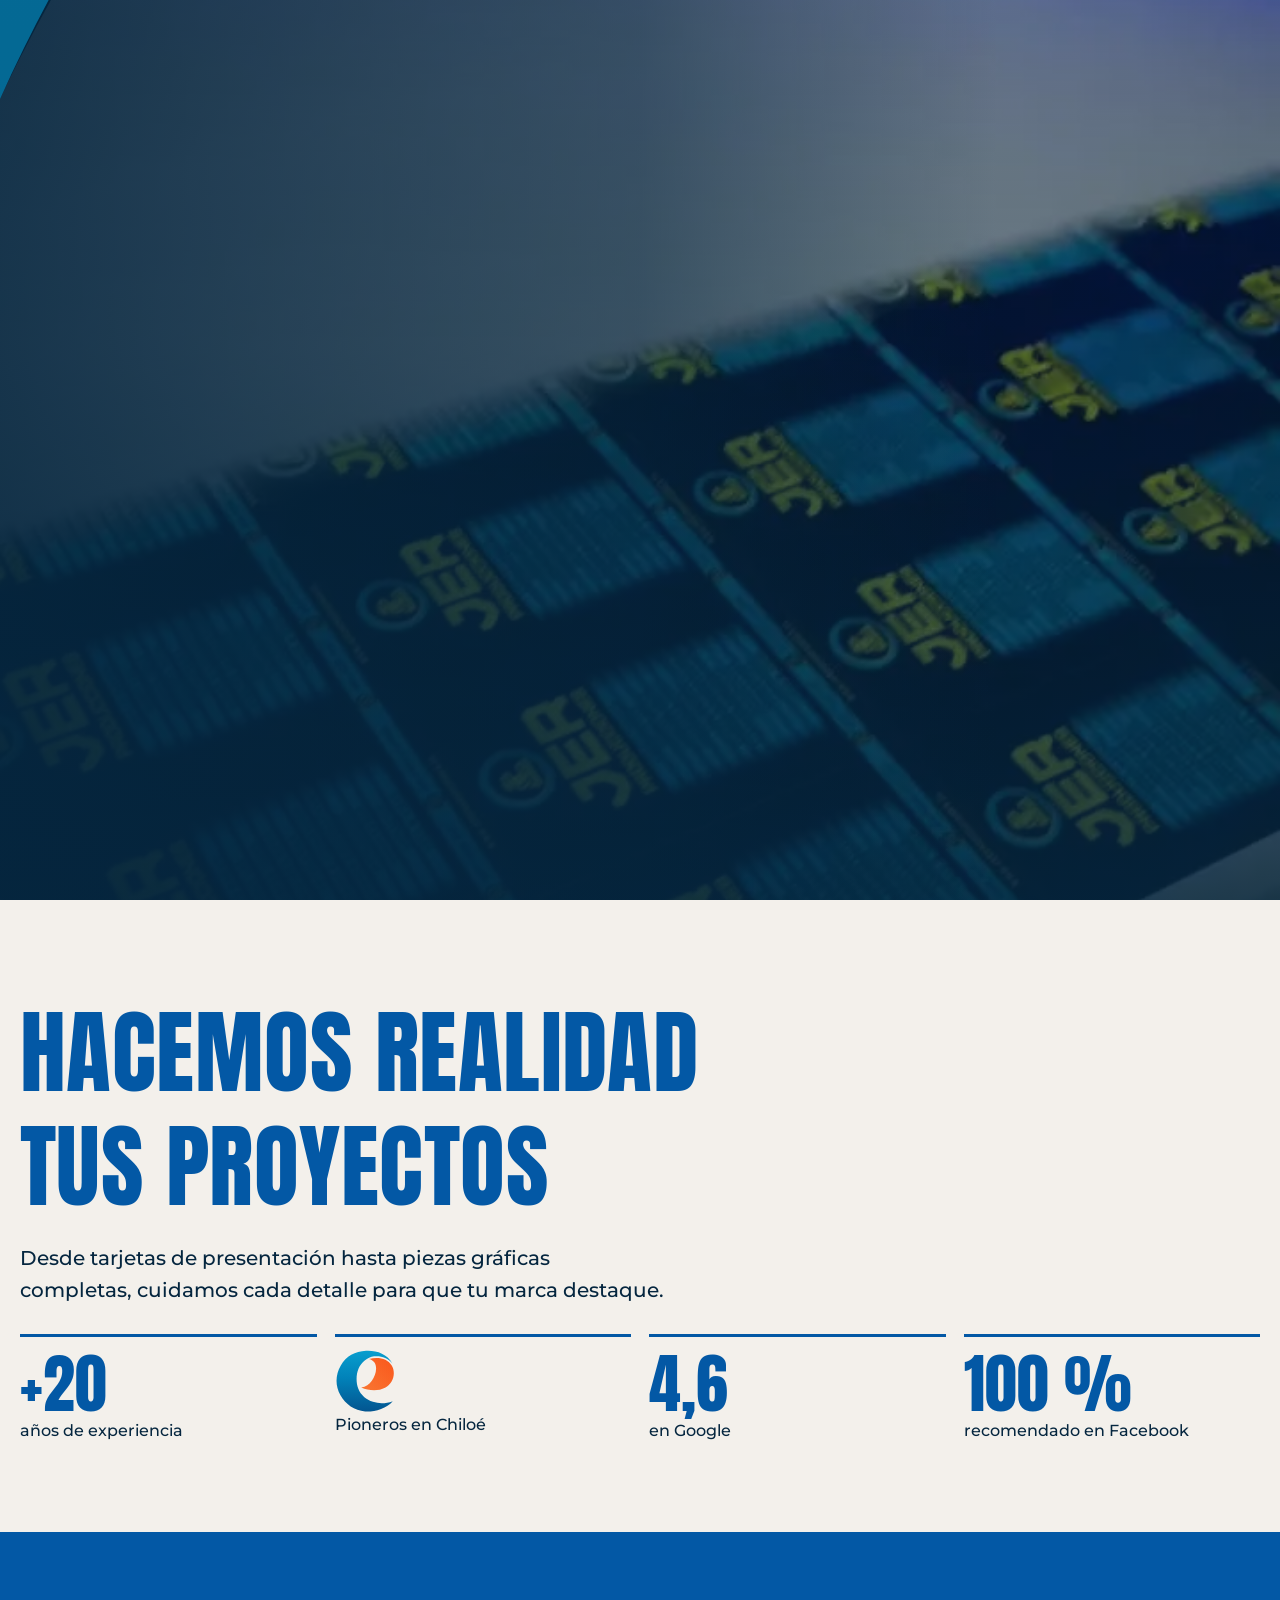
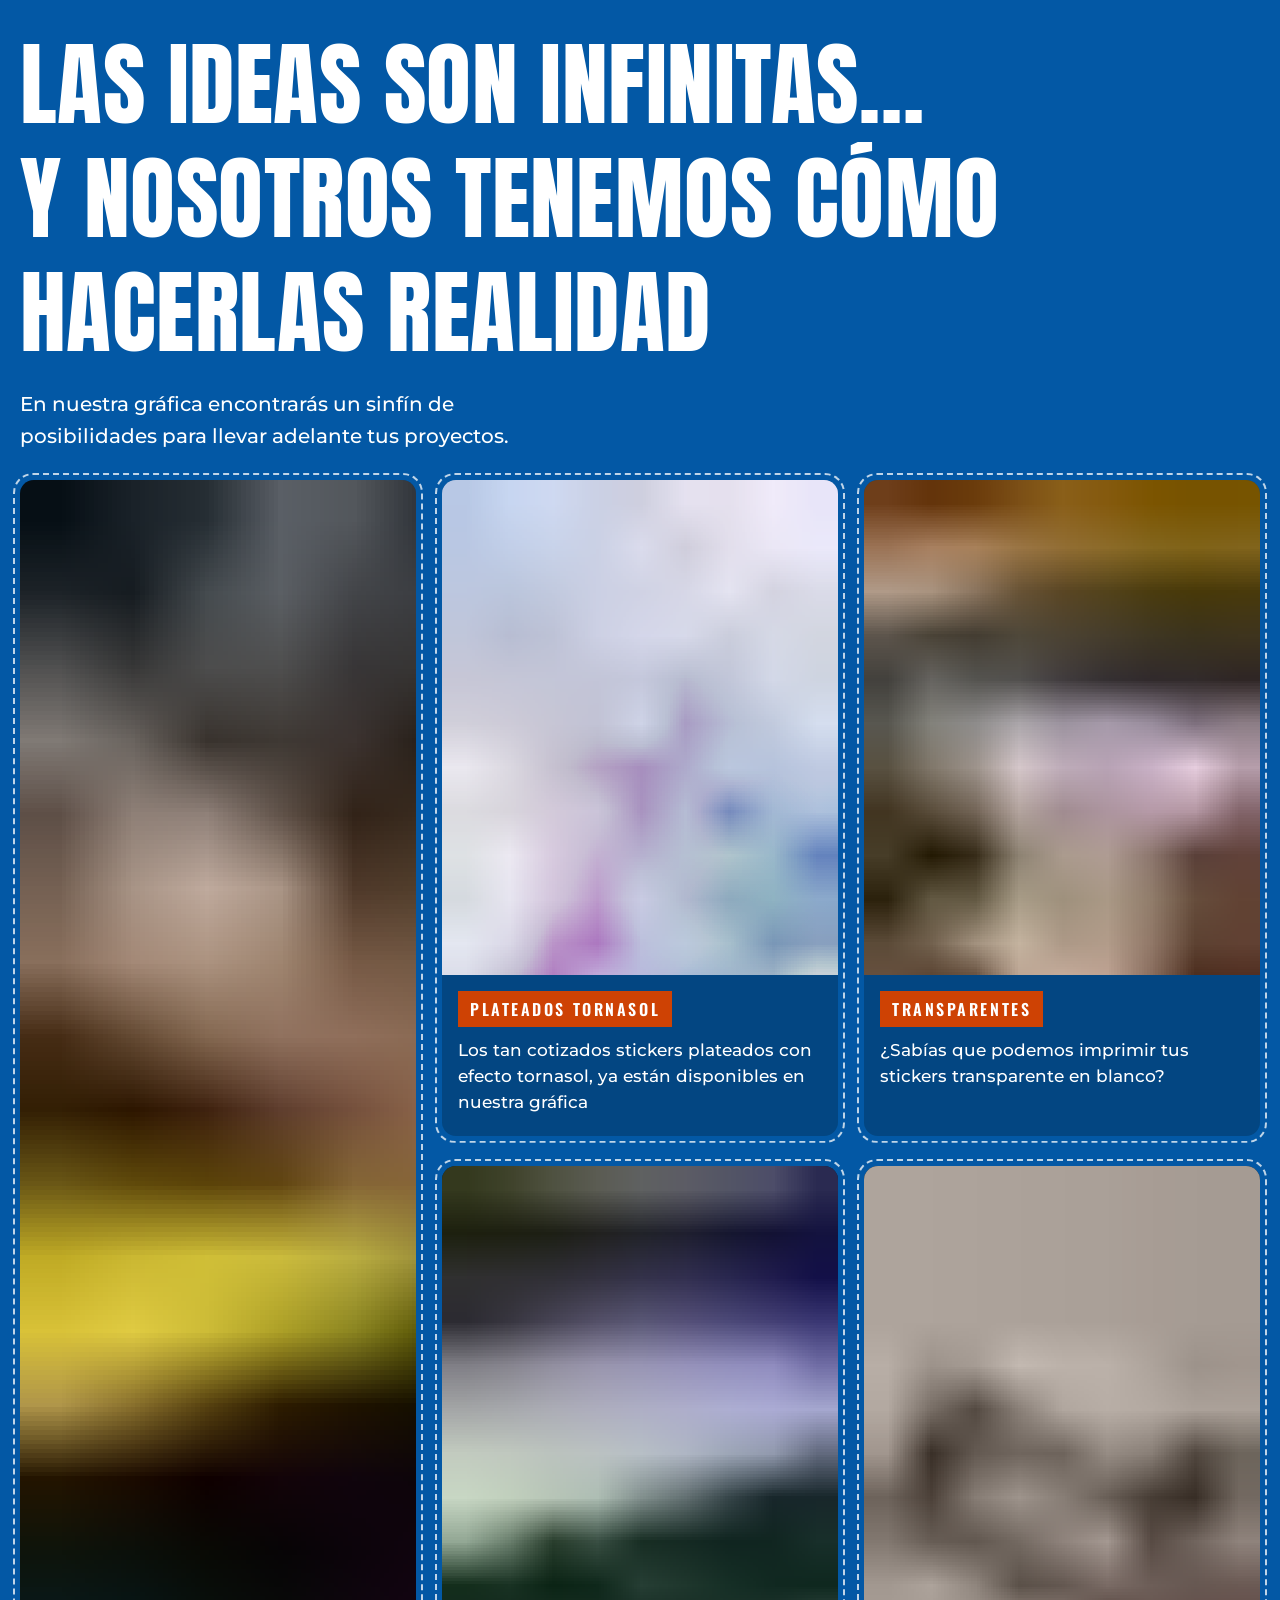
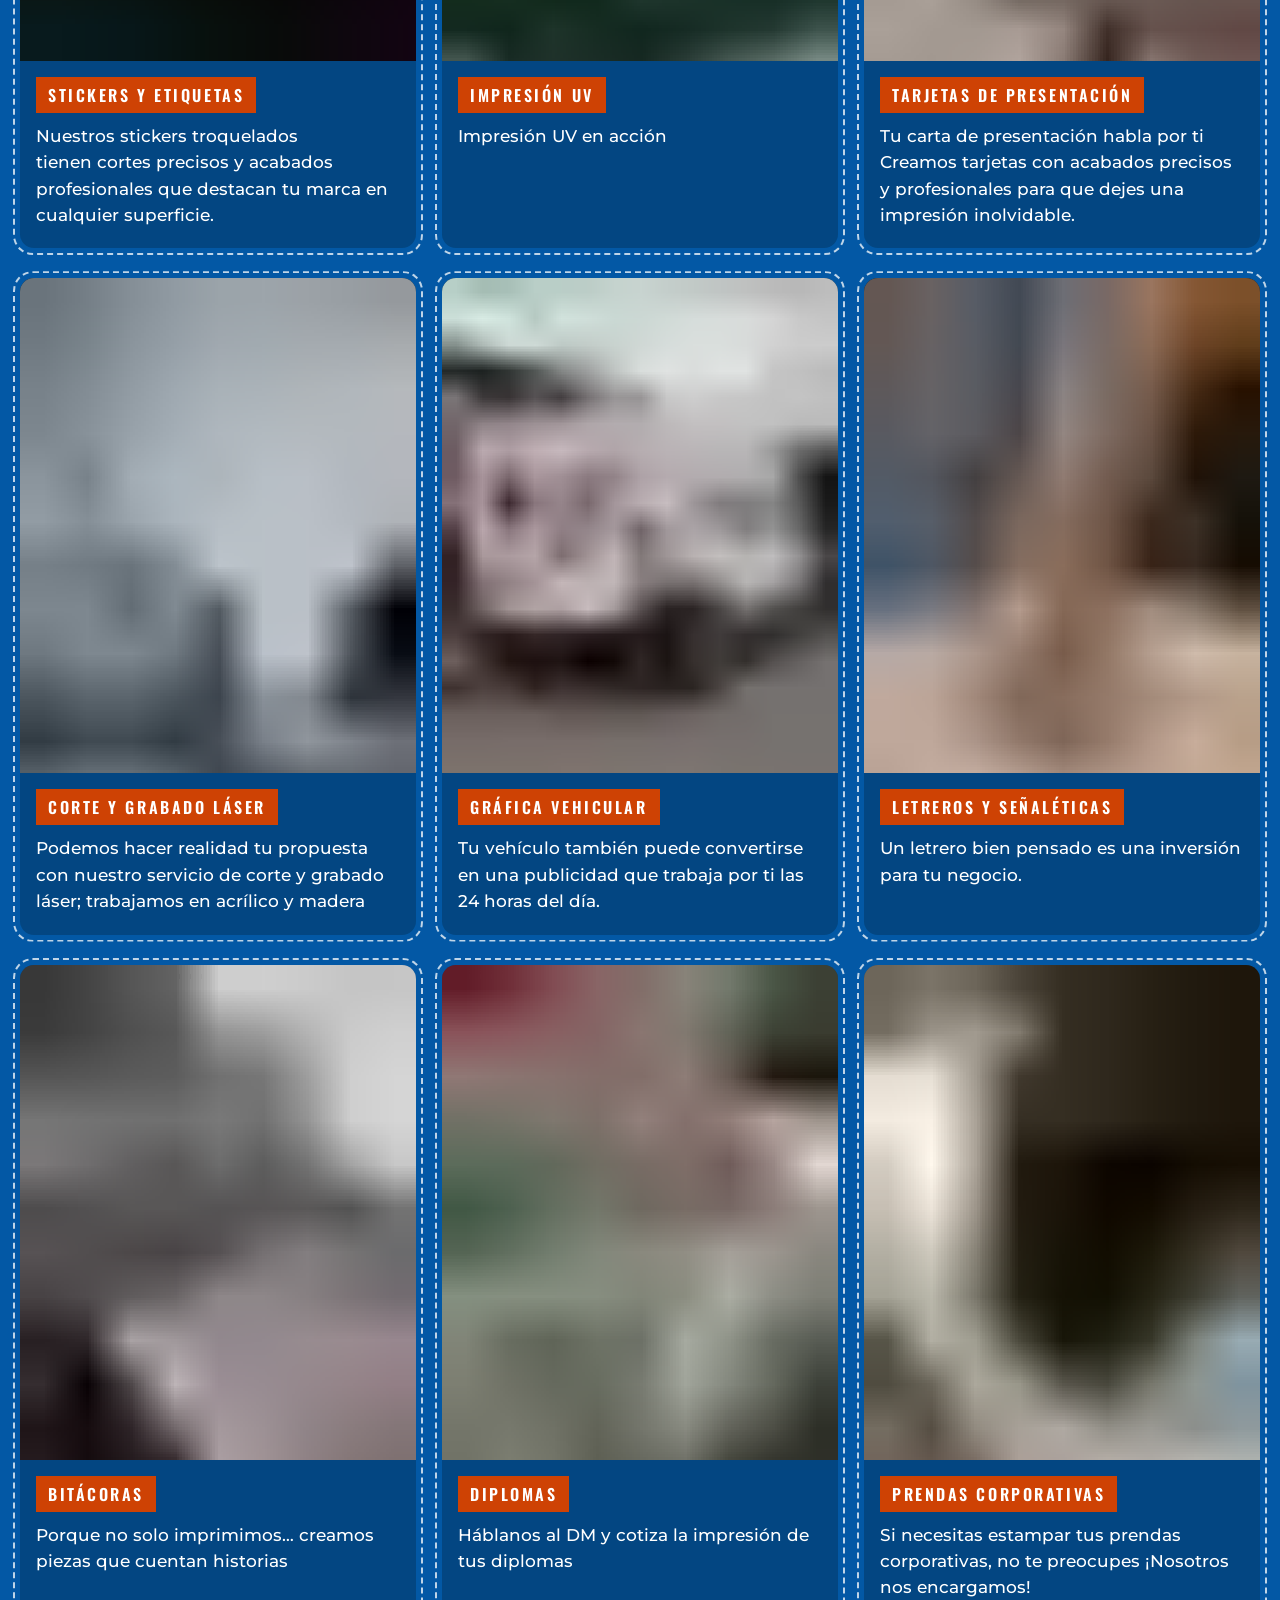
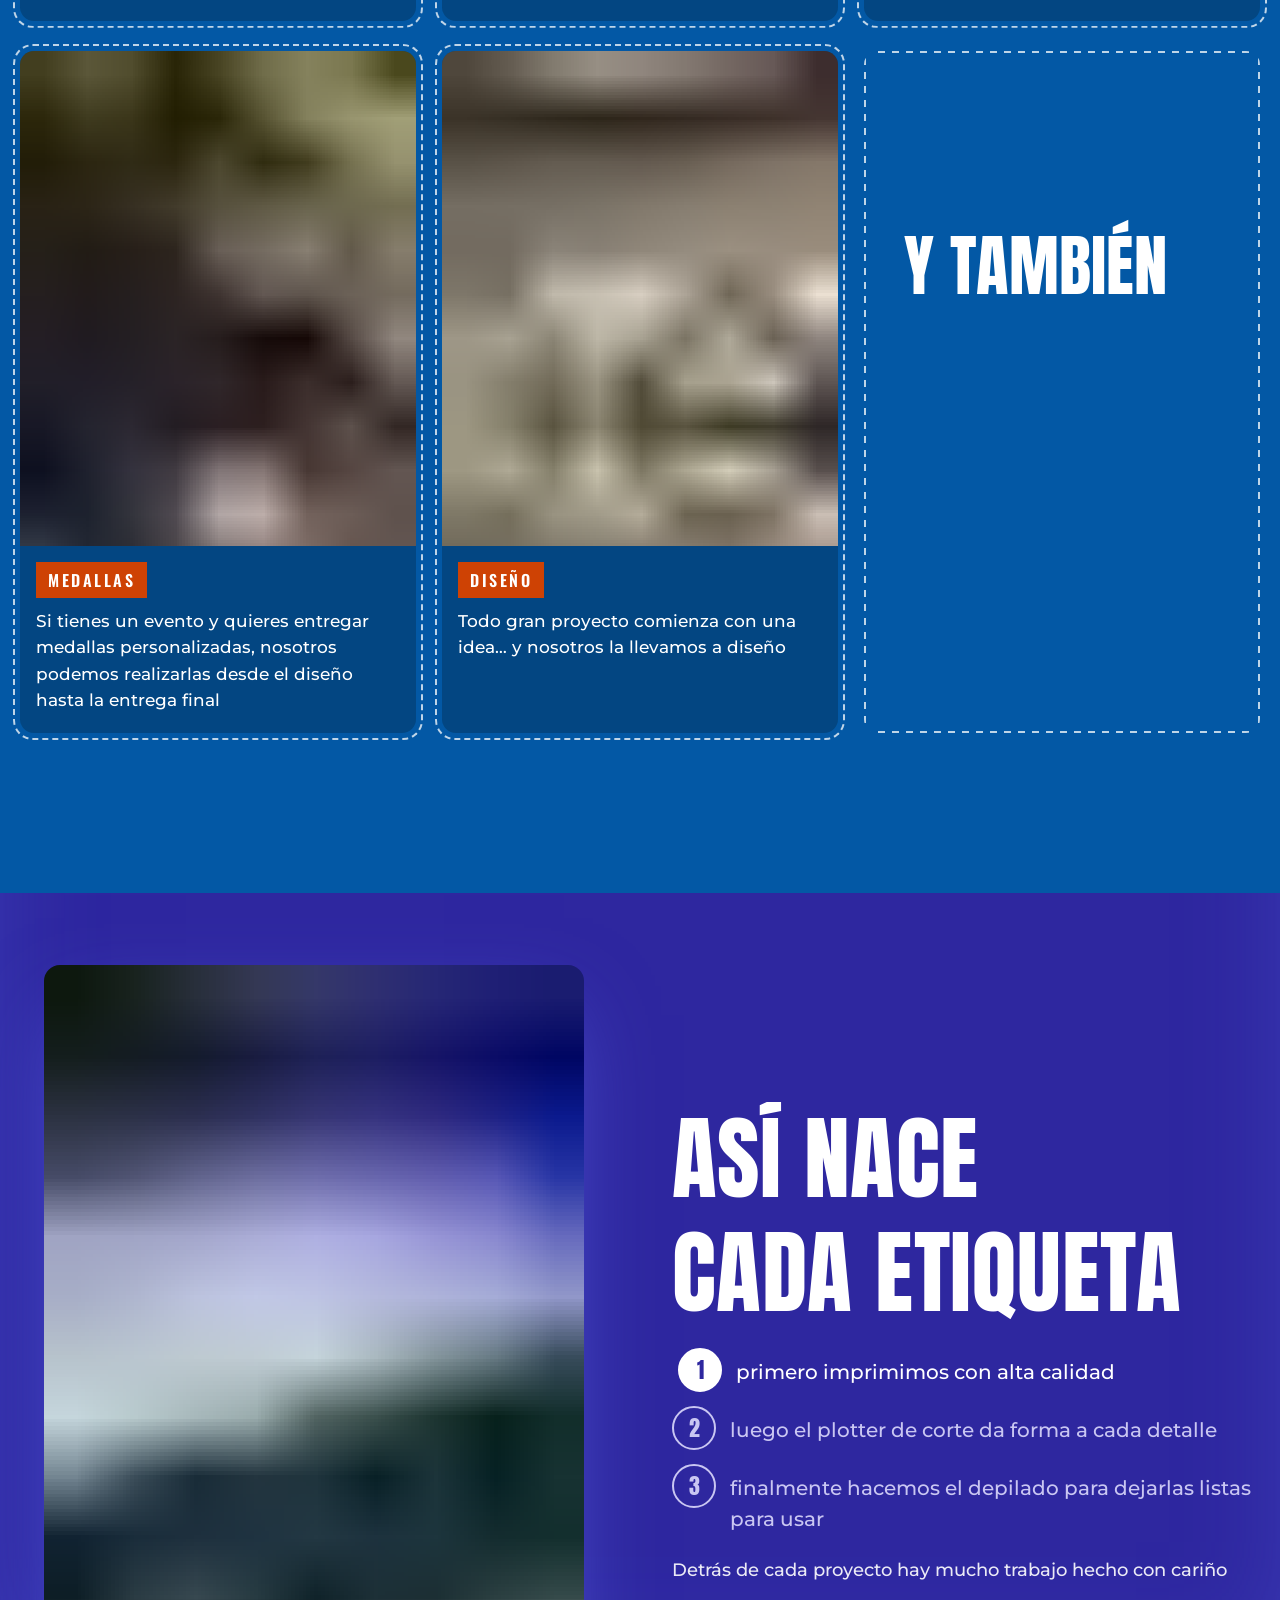
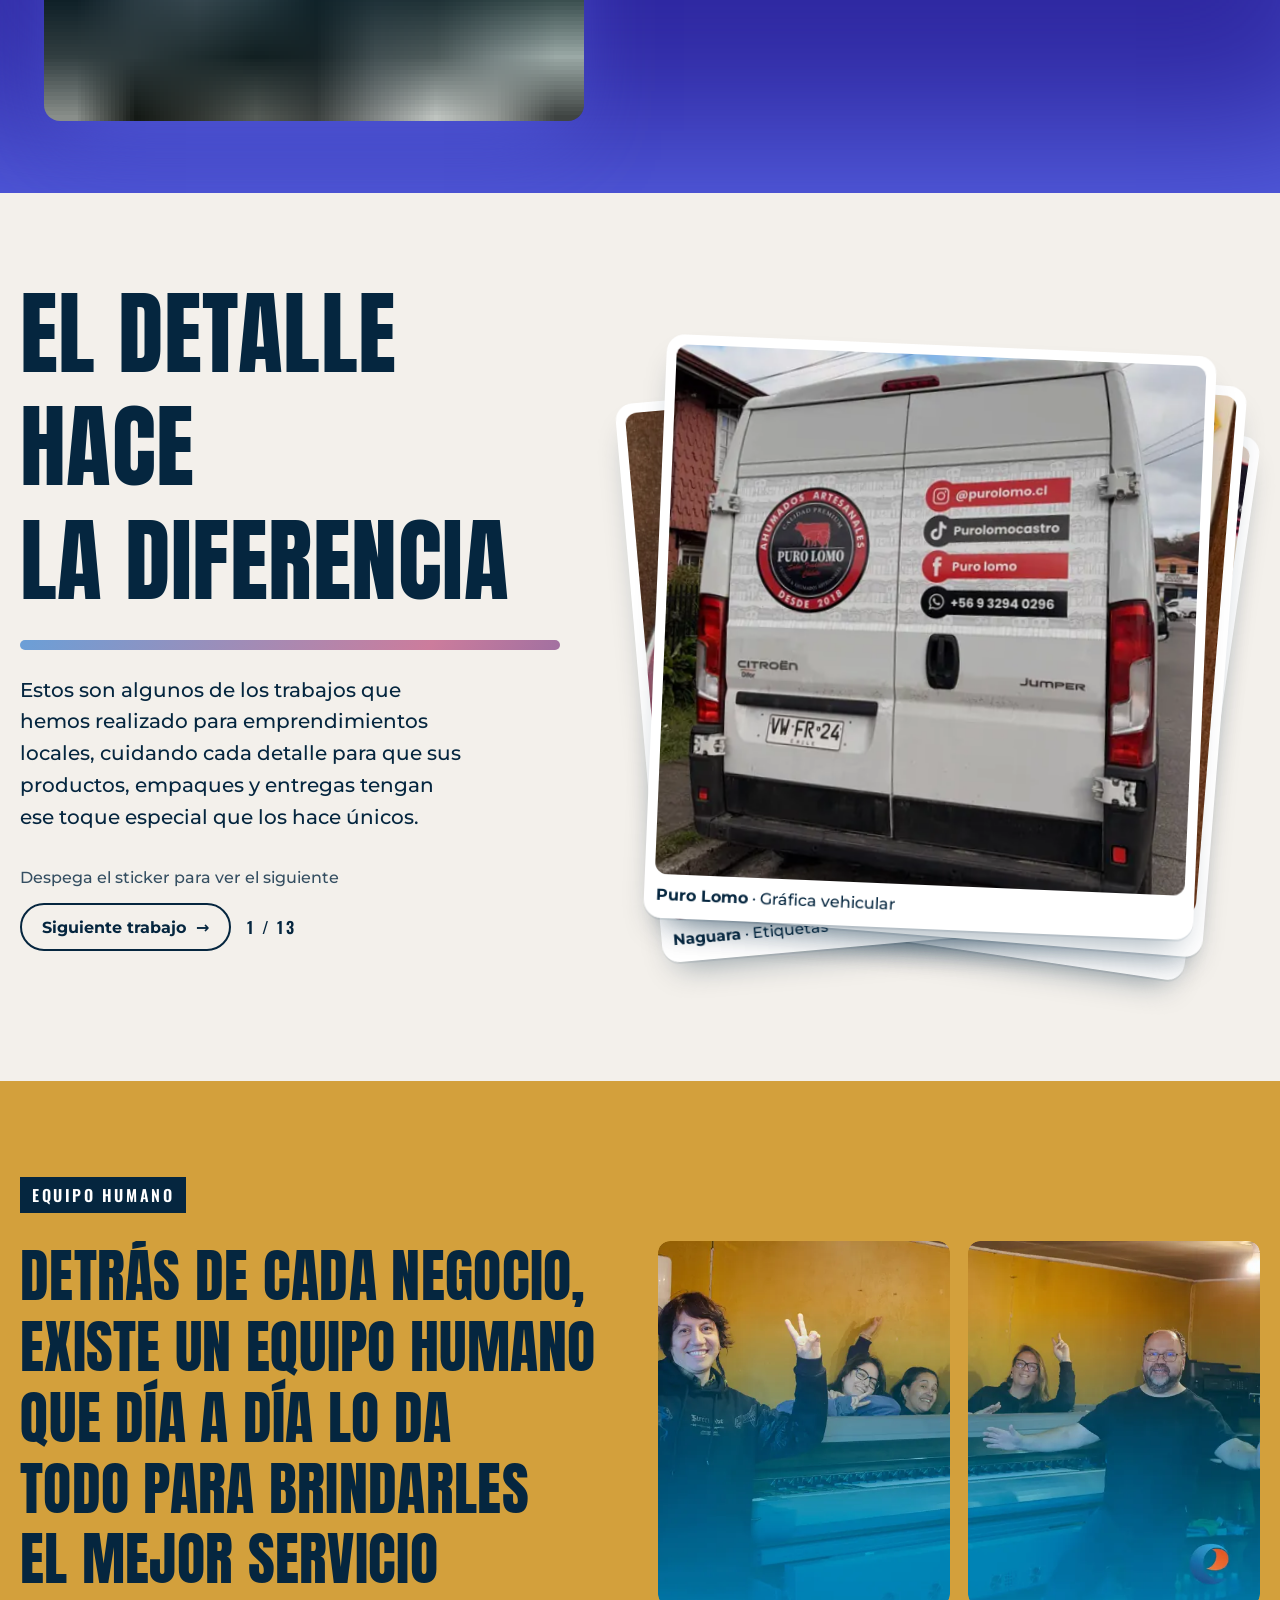
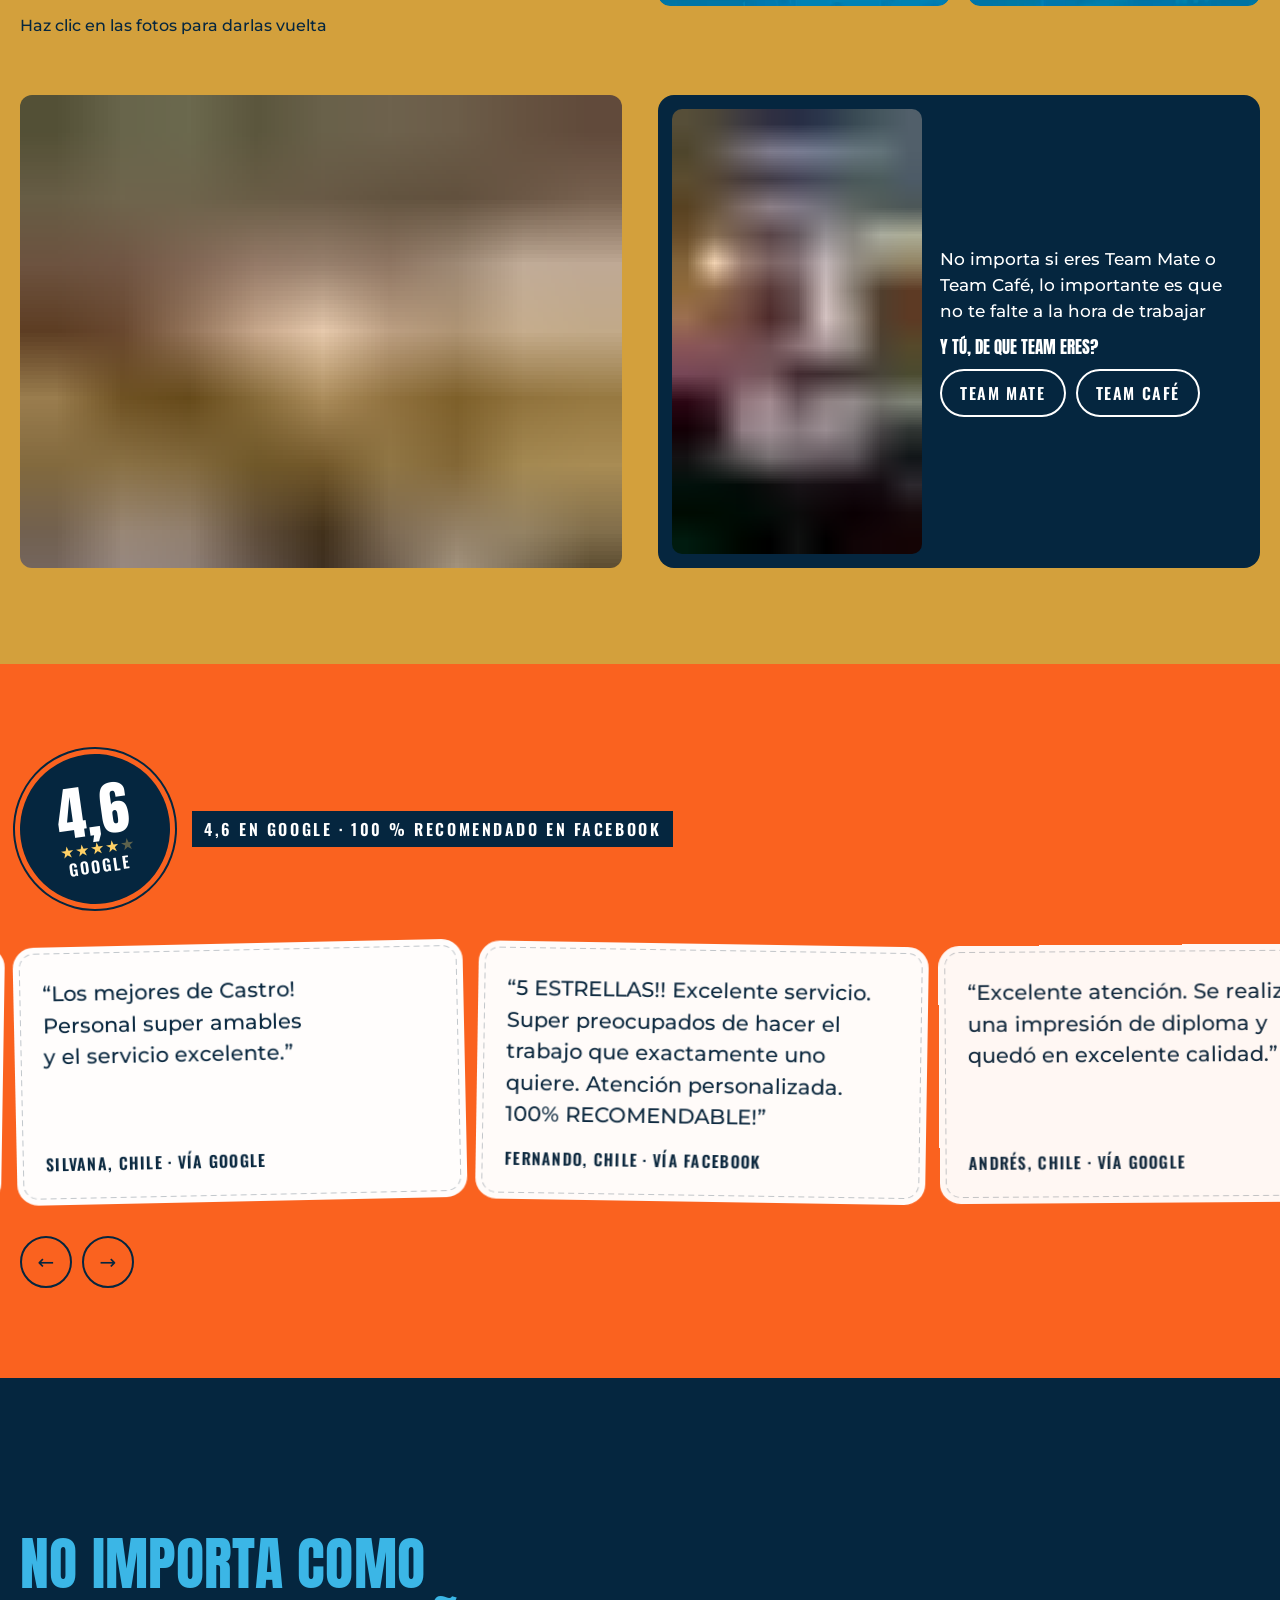
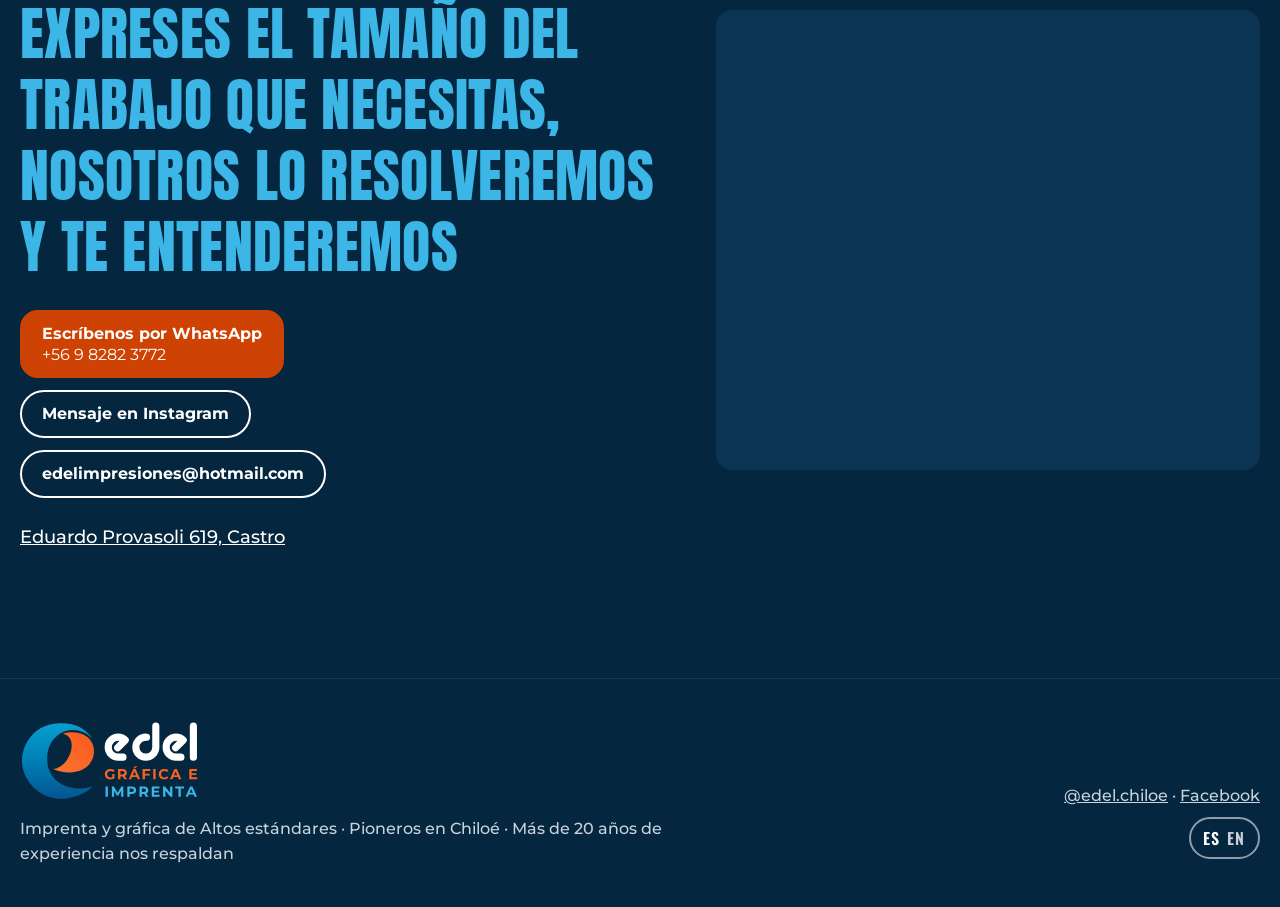
<file: index.html>
<!doctype html>
<html lang="es" data-lang="es">
<head>
<meta charset="utf-8">
<style>html{background:#05263f}#ov{visibility:hidden}</style>
<meta name="viewport" content="width=device-width,initial-scale=1,viewport-fit=cover">
<title>Edel Impresiones · Imprenta y gráfica en Castro, Chiloé</title>
<meta name="description" content="Edel Impresiones, imprenta y gráfica en Castro, Chiloé: stickers y etiquetas, impresión UV, corte y grabado láser, gráfica vehicular, letreros y más. Cotiza por WhatsApp." data-meta-en="Edel Impresiones, print and graphics shop in Castro, Chiloé: stickers and labels, UV printing, laser cutting and engraving, vehicle graphics, signs and more. Get a quote on WhatsApp.">
<meta name="robots" content="noindex,nofollow">
<meta name="theme-color" content="#05263f">
<link rel="canonical" href="https://edelimpresiones.pages.dev/">
<meta property="og:type" content="website"><meta property="og:locale" content="es_CL">
<meta property="og:title" content="Edel Impresiones · Tu marca empieza por una buena impresión">
<meta property="og:description" content="Edel Impresiones, imprenta y gráfica en Castro, Chiloé: stickers y etiquetas, impresión UV, corte y grabado láser, gráfica vehicular, letreros y más. Cotiza por WhatsApp.">
<meta property="og:url" content="https://edelimpresiones.pages.dev/"><meta property="og:image" content="https://edelimpresiones.pages.dev/assets/og-edel.jpg">
<meta property="og:image:width" content="1200"><meta property="og:image:height" content="630">
<meta name="twitter:card" content="summary_large_image"><meta name="twitter:image" content="https://edelimpresiones.pages.dev/assets/og-edel.jpg">
<link rel="icon" href="brand/favicon.svg" type="image/svg+xml"><link rel="icon" href="brand/favicon.ico" sizes="any">
<link rel="apple-touch-icon" href="brand/png/favicon-180.png">
<link rel="preload" href="assets/fonts/anton-latin-400-normal.woff2" as="font" type="font/woff2" crossorigin>
<link rel="preload" href="assets/fonts/montserrat-latin-500-normal.woff2" as="font" type="font/woff2" crossorigin>
<link rel="stylesheet" href="css/fonts.css"><link rel="stylesheet" href="css/tokens.css"><link rel="stylesheet" href="css/nv10/site.css">
<script>document.documentElement.classList.add('js');try{if(localStorage.getItem('edel-lang')==='en')document.documentElement.dataset.lang='en'}catch(e){}</script>
<script type="application/ld+json">{"@context": "https://schema.org", "@type": "LocalBusiness", "name": "Edel Impresiones", "alternateName": "Imprenta y Gráfica Edel", "url": "https://edelimpresiones.pages.dev/", "image": "https://edelimpresiones.pages.dev/assets/og-edel.jpg", "logo": "https://edelimpresiones.pages.dev/brand/png/isotipo.png", "telephone": "+56982823772", "email": "edelimpresiones@hotmail.com", "address": {"@type": "PostalAddress", "streetAddress": "Eduardo Provasoli 619", "addressLocality": "Castro", "addressRegion": "Los Lagos", "addressCountry": "CL"}, "sameAs": ["https://www.instagram.com/edel.chiloe/", "https://www.facebook.com/edel.chiloe/"], "aggregateRating": {"@type": "AggregateRating", "ratingValue": "4.6", "reviewCount": "10"}}</script>
<script id="precarga" type="application/json">{"movil": [[["assets/fonts/anton-latin-400-normal.woff2", 18612], ["assets/fonts/montserrat-latin-400-normal.woff2", 18780], ["assets/fonts/montserrat-latin-500-normal.woff2", 18748], ["assets/fonts/montserrat-latin-700-normal.woff2", 18824], ["assets/fonts/oswald-latin-600-normal.woff2", 12740], ["assets/video/hero8-poster.webp", 44208], ["assets/video/hero8-540b.mp4", 937124]]], "grande": [[["assets/fonts/anton-latin-400-normal.woff2", 18612], ["assets/fonts/montserrat-latin-400-normal.woff2", 18780], ["assets/fonts/montserrat-latin-500-normal.woff2", 18748], ["assets/fonts/montserrat-latin-700-normal.woff2", 18824], ["assets/fonts/oswald-latin-600-normal.woff2", 12740], ["assets/video/hero8-poster.webp", 44208], ["assets/video/hero8.mp4", 3789207]]]}</script>
</head>
<body class="cargando">
<svg class="defs" width="0" height="0" aria-hidden="true" focusable="false"><defs><linearGradient id="ga" x1="0" y1="0" x2="0" y2="1"><stop offset="0" stop-color="#099ece"/><stop offset=".45" stop-color="#0182b9"/><stop offset="1" stop-color="#035590"/></linearGradient><linearGradient id="gn" x1="1" y1="0" x2="0" y2="1"><stop offset="0" stop-color="#fa571c"/><stop offset="1" stop-color="#f97732"/></linearGradient><linearGradient id="gaC" x1="0" y1="0" x2="0" y2="1"><stop offset="0" stop-color="#1aa8d8"/><stop offset=".45" stop-color="#0b90c6"/><stop offset="1" stop-color="#0a6cb0"/></linearGradient></defs></svg>
<a class="saltar" href="#contenido"><span data-en="Skip to content">Saltar al contenido</span></a>
<div id="carga" role="status" aria-live="polite">
 <svg id="ov" aria-hidden="true" preserveAspectRatio="none">
<defs>
 <clipPath id="co" clipPathUnits="userSpaceOnUse"><circle cx="263.3" cy="533.8" r="210.9"/></clipPath>
 <mask id="mkA" maskUnits="userSpaceOnUse" x="-2000" y="-2000" width="5000" height="5000"><path d="M445.48 412.35C413.91 373.36 360.36 356.43 315.81 363.07C267.64 370.25 225.78 405.65 206.77 448.31C188.07 490.31 188.32 546.6 204.1 587.72C222.22 634.93 262.1 665.41 307.81 680.4C354.56 695.74 401.66 692.98 448.12 675.3C403.75 727.52 317.22 750.76 253.19 746.82C177.2 742.14 114.31 697.87 78.58 635.06C39.07 565.61 43.67 491.63 80.03 428.3C118.93 360.56 181.84 327.64 259.33 323.83C332.55 320.24 406.61 343.52 445.48 412.35Z"/><path class="cierre" d="M445.48 412.35C413.91 373.36 360.36 356.43 315.81 363.07C267.64 370.25 225.78 405.65 206.77 448.31C188.07 490.31 188.32 546.6 204.1 587.72C222.22 634.93 262.1 665.41 307.81 680.4C354.56 695.74 401.66 692.98 448.12 675.3C403.75 727.52 317.22 750.76 253.19 746.82C177.2 742.14 114.31 697.87 78.58 635.06C39.07 565.61 43.67 491.63 80.03 428.3C118.93 360.56 181.84 327.64 259.33 323.83C332.55 320.24 406.61 343.52 445.48 412.35Z"/></mask>
 <mask id="mkN" maskUnits="userSpaceOnUse" x="-2000" y="-2000" width="5000" height="5000"><path d="M280.53 382.51C338.87 364.68 411.33 375.84 441.9 428.82C470.71 478.74 453.72 550.65 393.72 582.43C346.32 607.54 278.43 604.29 225.16 580.54C257.57 577.54 282.69 558.16 300.35 534.03C317.63 510.42 329.83 479.42 330.35 450.39C330.92 418.76 317.58 391.64 280.53 382.51Z"/><path class="cierre" d="M280.53 382.51C338.87 364.68 411.33 375.84 441.9 428.82C470.71 478.74 453.72 550.65 393.72 582.43C346.32 607.54 278.43 604.29 225.16 580.54C257.57 577.54 282.69 558.16 300.35 534.03C317.63 510.42 329.83 479.42 330.35 450.39C330.92 418.76 317.58 391.64 280.53 382.51Z"/></mask>
 <mask id="mk" maskUnits="userSpaceOnUse" x="-1e5" y="-1e5" width="2e5" height="2e5">
  <rect x="-1e5" y="-1e5" width="2e5" height="2e5" fill="#fff"/>
  <g class="ap"><circle id="hueco" cx="358.7" cy="521.1" r="0" fill="#000" clip-path="url(#co)"/></g>
 </mask>
</defs>
<rect id="velo" x="-1e5" y="-1e5" width="2e5" height="2e5" fill="#05263f" mask="url(#mk)"/>
<g class="ap">
 <path id="isoA" d="M445.48 412.35C413.91 373.36 360.36 356.43 315.81 363.07C267.64 370.25 225.78 405.65 206.77 448.31C188.07 490.31 188.32 546.6 204.1 587.72C222.22 634.93 262.1 665.41 307.81 680.4C354.56 695.74 401.66 692.98 448.12 675.3C403.75 727.52 317.22 750.76 253.19 746.82C177.2 742.14 114.31 697.87 78.58 635.06C39.07 565.61 43.67 491.63 80.03 428.3C118.93 360.56 181.84 327.64 259.33 323.83C332.55 320.24 406.61 343.52 445.48 412.35Z" fill="url(#gaC)" mask="url(#mkA)"/>
 <path id="isoN" d="M280.53 382.51C338.87 364.68 411.33 375.84 441.9 428.82C470.71 478.74 453.72 550.65 393.72 582.43C346.32 607.54 278.43 604.29 225.16 580.54C257.57 577.54 282.69 558.16 300.35 534.03C317.63 510.42 329.83 479.42 330.35 450.39C330.92 418.76 317.58 391.64 280.53 382.51Z" fill="url(#gn)" mask="url(#mkN)"/>
 <g id="pal" transform="translate(-521.5 473)">
  <g id="edel" fill="none" stroke="#fff" stroke-width="40" stroke-linecap="round" stroke-linejoin="round"><path d="M618 514H591A56 56 0 0 1 535 458A56 56 0 0 1 591 402A56 56 0 0 1 630.60 418.40L588.17 460.83" pathLength="1"/><path d="M750 402A56 56 0 0 0 690 458A56 56 0 0 0 746 514A56 56 0 0 0 802 458V340" pathLength="1"/><path d="M943 514H916A56 56 0 0 1 860 458A56 56 0 0 1 916 402A56 56 0 0 1 955.60 418.40L913.17 460.83" pathLength="1"/><path d="M1013 340V514" pathLength="1"/></g>
  <path id="sub1" d="M547.1057142857143 638.9771428571429Q540.3471428571428 638.9771428571429 534.6878571428571 636.8192857142858Q529.0285714285714 634.6614285714286 524.8349999999999 630.6714285714286Q520.6414285714285 626.6814285714286 518.3207142857143 621.3071428571429Q516.0 615.9328571428572 516.0 609.5Q516.0 603.0671428571428 518.3207142857143 597.6928571428571Q520.6414285714285 592.3185714285714 524.8757142857143 588.3285714285714Q529.11 584.3385714285714 534.81 582.1807142857142Q540.51 580.0228571428571 547.3499999999999 580.0228571428571Q554.9228571428571 580.0228571428571 560.9892857142856 582.5471428571428Q567.0557142857142 585.0714285714286 571.2085714285714 589.8757142857143L562.74 597.6928571428572Q559.6457142857142 594.4357142857143 555.9814285714285 592.8478571428572Q552.3171428571428 591.26 548.0014285714285 591.26Q543.8485714285714 591.26 540.4285714285713 592.5628571428572Q537.0085714285714 593.8657142857143 534.525 596.3085714285714Q532.0414285714286 598.7514285714286 530.6978571428572 602.09Q529.3542857142857 605.4285714285714 529.3542857142857 609.5Q529.3542857142857 613.49 530.6978571428572 616.8285714285714Q532.0414285714286 620.1671428571428 534.525 622.6507142857142Q537.0085714285714 625.1342857142857 540.3878571428571 626.4371428571428Q543.7671428571429 627.74 547.8385714285714 627.74Q551.7471428571429 627.74 555.4521428571429 626.4778571428571Q559.1571428571428 625.2157142857143 562.6585714285713 622.2028571428572L570.15 631.73Q565.5085714285714 635.2314285714285 559.3607142857143 637.1042857142857Q553.2128571428572 638.9771428571429 547.1057142857143 638.9771428571429ZM570.15 631.73 558.0985714285714 630.02V608.6042857142858H570.15Z M590.1346428571428 638.0V581.0H614.4817857142857Q626.3703571428572 581.0 632.9660714285715 586.4964285714286Q639.5617857142857 591.9928571428571 639.5617857142857 601.6828571428572Q639.5617857142857 608.0342857142857 636.5489285714286 612.635Q633.5360714285714 617.2357142857143 627.9989285714286 619.6785714285714Q622.4617857142857 622.1214285714286 614.8075 622.1214285714286H597.4632142857143L603.3260714285715 616.34V638.0ZM626.3703571428572 638.0 612.1203571428572 617.3171428571428H626.2075L640.6203571428572 638.0ZM603.3260714285715 617.8057142857143 597.4632142857143 611.6171428571429H614.0746428571429Q620.1817857142858 611.6171428571429 623.1946428571429 608.9707142857143Q626.2075 606.3242857142857 626.2075 601.6828571428572Q626.2075 596.96 623.1946428571429 594.3542857142857Q620.1817857142858 591.7485714285714 614.0746428571429 591.7485714285714H597.4632142857143L603.3260714285715 585.4785714285714Z M650.2635714285715 638.0 675.6692857142858 581.0H688.6978571428572L714.1850000000001 638.0H700.3421428571429L679.4964285714286 587.6771428571428H684.7078571428572L663.7807142857143 638.0ZM662.9664285714287 625.7857142857143 666.4678571428572 615.77H695.782142857143L699.365 625.7857142857143ZM674.7735714285716 576.3585714285715 685.7664285714287 564.6328571428572H699.4464285714287L684.7078571428573 576.3585714285715Z M727.8996428571429 638.0V581.0H770.9753571428571V591.5857142857143H741.0910714285715V638.0ZM740.1139285714286 617.2357142857143V606.65H767.4739285714286V617.2357142857143Z M787.702857142857 638.0V581.0H800.8942857142857V638.0Z M849.4603571428571 638.9771428571429Q842.8646428571428 638.9771428571429 837.2053571428571 636.8192857142858Q831.5460714285714 634.6614285714286 827.3932142857143 630.6714285714286Q823.2403571428571 626.6814285714286 820.9196428571429 621.3071428571429Q818.5989285714286 615.9328571428572 818.5989285714286 609.5Q818.5989285714286 603.0671428571428 820.9196428571429 597.6928571428571Q823.2403571428571 592.3185714285714 827.4339285714285 588.3285714285714Q831.6274999999999 584.3385714285714 837.2460714285714 582.1807142857142Q842.8646428571428 580.0228571428571 849.5417857142857 580.0228571428571Q856.9517857142857 580.0228571428571 862.9367857142856 582.587857142857Q868.9217857142856 585.1528571428571 872.9932142857143 590.12L864.5246428571428 597.9371428571428Q861.5932142857142 594.5985714285714 858.0103571428572 592.9292857142857Q854.4275 591.26 850.1932142857142 591.26Q846.2032142857142 591.26 842.8646428571428 592.5628571428572Q839.5260714285714 593.8657142857143 837.0832142857143 596.3085714285714Q834.6403571428572 598.7514285714286 833.2967857142858 602.09Q831.9532142857142 605.4285714285714 831.9532142857142 609.5Q831.9532142857142 613.5714285714286 833.2967857142858 616.91Q834.6403571428572 620.2485714285714 837.0832142857143 622.6914285714286Q839.5260714285714 625.1342857142857 842.8646428571428 626.4371428571428Q846.2032142857142 627.74 850.1932142857142 627.74Q854.4275 627.74 858.0103571428572 626.0707142857143Q861.5932142857142 624.4014285714286 864.5246428571428 620.9814285714285L872.9932142857143 628.7985714285714Q868.9217857142856 633.7657142857142 862.9367857142856 636.3714285714286Q856.9517857142857 638.9771428571429 849.4603571428571 638.9771428571429Z M881.415 638.0 906.8207142857143 581.0H919.8492857142857L945.3364285714285 638.0H931.4935714285714L910.6478571428571 587.6771428571428H915.8592857142856L894.9321428571428 638.0ZM894.1178571428571 625.7857142857143 897.6192857142856 615.77H926.9335714285714L930.5164285714285 625.7857142857143Z M989.8657142857144 638.0V581.0H1032.9414285714286V591.5857142857143H1002.9757142857143V627.4142857142857H1034.0V638.0ZM1001.9985714285715 614.2228571428572V603.9628571428572H1029.44V614.2228571428572Z" fill="#fa621f"/><path id="sub2" d="M520.0 736.0V679.0H533.1914285714286V736.0Z M555.5493877551021 736.0V679.0H566.4608163265306L590.7265306122449 719.2257142857143H584.9451020408163L608.8036734693877 679.0H619.6336734693878L619.7965306122449 736.0H607.419387755102L607.3379591836734 697.9728571428572H609.6179591836735L590.5636734693877 729.9742857142858H584.619387755102L565.1579591836735 697.9728571428572H567.9265306122448V736.0Z M642.1544897959184 736.0V679.0H666.8273469387755Q674.4816326530612 679.0 680.018775510204 681.4835714285714Q685.5559183673469 683.9671428571429 688.568775510204 688.6085714285714Q691.5816326530612 693.25 691.5816326530612 699.6828571428572Q691.5816326530612 706.0342857142857 688.568775510204 710.6757142857143Q685.5559183673469 715.3171428571428 680.018775510204 717.8007142857143Q674.4816326530612 720.2842857142857 666.8273469387755 720.2842857142857H649.4830612244898L655.3459183673469 714.34V736.0ZM655.3459183673469 715.8057142857143 649.4830612244898 709.5357142857143H666.0944897959183Q672.2016326530612 709.5357142857143 675.2144897959183 706.9300000000001Q678.2273469387754 704.3242857142857 678.2273469387754 699.6828571428572Q678.2273469387754 694.96 675.2144897959183 692.3542857142857Q672.2016326530612 689.7485714285714 666.0944897959183 689.7485714285714H649.4830612244898L655.3459183673469 683.4785714285714Z M710.6010204081633 736.0V679.0H734.9481632653061Q746.8367346938776 679.0 753.4324489795919 684.4964285714286Q760.0281632653061 689.9928571428571 760.0281632653061 699.6828571428572Q760.0281632653061 706.0342857142857 757.0153061224489 710.635Q754.0024489795918 715.2357142857143 748.465306122449 717.6785714285714Q742.9281632653061 720.1214285714286 735.2738775510204 720.1214285714286H717.9295918367347L723.7924489795919 714.34V736.0ZM746.8367346938776 736.0 732.5867346938776 715.3171428571428H746.6738775510204L761.0867346938776 736.0ZM723.7924489795919 715.8057142857143 717.9295918367347 709.6171428571429H734.5410204081633Q740.6481632653062 709.6171428571429 743.6610204081633 706.9707142857143Q746.6738775510204 704.3242857142857 746.6738775510204 699.6828571428572Q746.6738775510204 694.96 743.6610204081633 692.3542857142857Q740.6481632653062 689.7485714285714 734.5410204081633 689.7485714285714H717.9295918367347L723.7924489795919 683.4785714285714Z M779.2918367346938 736.0V679.0H822.3675510204081V689.5857142857143H792.4018367346938V725.4142857142857H823.4261224489795V736.0ZM791.424693877551 712.2228571428572V701.9628571428572H818.8661224489796V712.2228571428572Z M842.7712244897959 736.0V679.0H853.6826530612244L887.3126530612244 720.04H882.0197959183673V679.0H895.0483673469388V736.0H884.2183673469387L850.5069387755102 694.96H855.7997959183673V736.0Z M929.213469387755 736.0V689.7485714285714H910.973469387755V679.0H960.6448979591836V689.7485714285714H942.4048979591836V736.0Z M969.0785714285713 736.0 994.4842857142856 679.0H1007.512857142857L1033.0 736.0H1019.1571428571427L998.3114285714285 685.6771428571428H1003.522857142857L982.5957142857142 736.0ZM981.7814285714285 723.7857142857143 985.282857142857 713.77H1014.5971428571428L1018.1799999999998 723.7857142857143Z" fill="#3bb6e6"/>
 </g>
</g>
</svg>
 <p class="pct"><span id="pct">0</span> %<span class="sr" data-en="Loading Edel Impresiones">Cargando Edel Impresiones</span></p>
</div>

<header class="nav" id="nav">
 <a class="nav-logo" href="#portada" aria-label="Edel Impresiones"><svg class="logo-nav" viewBox="40 300 1010 460" aria-hidden="true"><path d="M445.48 412.35C413.91 373.36 360.36 356.43 315.81 363.07C267.64 370.25 225.78 405.65 206.77 448.31C188.07 490.31 188.32 546.6 204.1 587.72C222.22 634.93 262.1 665.41 307.81 680.4C354.56 695.74 401.66 692.98 448.12 675.3C403.75 727.52 317.22 750.76 253.19 746.82C177.2 742.14 114.31 697.87 78.58 635.06C39.07 565.61 43.67 491.63 80.03 428.3C118.93 360.56 181.84 327.64 259.33 323.83C332.55 320.24 406.61 343.52 445.48 412.35Z" fill="url(#ga)"/><path d="M280.53 382.51C338.87 364.68 411.33 375.84 441.9 428.82C470.71 478.74 453.72 550.65 393.72 582.43C346.32 607.54 278.43 604.29 225.16 580.54C257.57 577.54 282.69 558.16 300.35 534.03C317.63 510.42 329.83 479.42 330.35 450.39C330.92 418.76 317.58 391.64 280.53 382.51Z" fill="url(#gn)"/><g fill="none" stroke="currentColor" stroke-width="40" stroke-linecap="round"><path d="M618 514H591A56 56 0 0 1 535 458A56 56 0 0 1 591 402A56 56 0 0 1 630.60 418.40L588.17 460.83"/><path d="M802 340V458A56 56 0 0 1 746 514A56 56 0 0 1 690 458A56 56 0 0 1 750 402"/><path d="M943 514H916A56 56 0 0 1 860 458A56 56 0 0 1 916 402A56 56 0 0 1 955.60 418.40L913.17 460.83"/><path d="M1013 340V514"/></g></svg></a>
 <nav class="nav-links" aria-label="Secciones" data-aria-en="Sections">
  <a href="#servicios"><span data-en="Services">Servicios</span></a><a href="#proceso"><span data-en="Process">Proceso</span></a>
  <a href="#trabajos"><span data-en="Work">Trabajos</span></a><a href="#equipo"><span data-en="Team">Equipo</span></a><a href="#resenas"><span data-en="Reviews">Reseñas</span></a>
 </nav>
 <div class="nav-acc">
  <a class="btn btn-cot mag" href="https://wa.me/56982823772?text=Hola%20Edel%2C%20quiero%20cotizar%20un%20trabajo" data-href-en="https://wa.me/56982823772?text=Hi%20Edel%2C%20I%20would%20like%20a%20quote%20for%20a%20job" target="_blank" rel="noopener"><span data-en="Get a quote">Cotiza</span></a>
  <button class="menu-b" type="button" aria-expanded="false" aria-controls="menu"><span class="menu-ico" aria-hidden="true"></span><span class="sr" data-en="Menu">Menú</span></button>
 </div>
</header>
<div class="menu" id="menu" role="dialog" aria-modal="true" aria-label="Menú" data-aria-en="Menu" hidden>
 <button class="menu-x" type="button"><span data-en="Close">Cerrar</span> <span aria-hidden="true"></span></button>
 <nav aria-label="Secciones" data-aria-en="Sections">
  <a href="#servicios"><span data-en="Services">Servicios</span></a><a href="#proceso"><span data-en="Process">Proceso</span></a><a href="#trabajos"><span data-en="Work">Trabajos</span></a>
  <a href="#equipo"><span data-en="Team">Equipo</span></a><a href="#resenas"><span data-en="Reviews">Reseñas</span></a><a href="#cotiza"><span data-en="Get a quote">Cotiza</span></a>
 </nav>
 <a class="btn btn-wa" href="https://wa.me/56982823772?text=Hola%20Edel%2C%20quiero%20cotizar%20un%20trabajo" data-href-en="https://wa.me/56982823772?text=Hi%20Edel%2C%20I%20would%20like%20a%20quote%20for%20a%20job" target="_blank" rel="noopener"><span data-en="Get a quote on WhatsApp">Cotiza por WhatsApp</span><small>+56 9 8282 3772</small></a>
 <p class="menu-dir" lang="es">Eduardo Provasoli 619, Castro · @edel.chiloe</p>
 <p class="menu-lang"><button class="lang" type="button" aria-label="Cambiar idioma a inglés" data-aria-en="Switch language to Spanish"><span class="es">ES</span><span class="en">EN</span></button></p>
</div>

<main id="contenido">
<section class="s-portada" id="portada">
 <div class="hero-v"><video class="vid hero-video" muted playsinline loop preload="none" poster="assets/video/hero8-poster.webp" style="background-image:url([data-uri])" aria-label="Máquinas de Edel imprimiendo y cortando: impresora UV, plotter de corte y depilado de stickers" data-aria-en="Edel machines printing and cutting: UV printer, cutting plotter and sticker weeding" data-src-movil="assets/video/hero8-540b.mp4" data-src-grande="assets/video/hero8.mp4"></video></div>
 <div class="hero-t">
  <h1 class="h1" lang="es"><span class="ln"><span>Tu marca</span></span><span class="ln"><span>empieza por una</span></span><span class="ln"><span>buena <em>impresión</em></span></span></h1>
  <p class="glosa-h" lang="en" hidden>Your brand starts with a good impression</p>
  <p class="banda b-nar" lang="es">Pioneros en Chiloé · Más de 20 años de experiencia nos respaldan</p>
  <div class="hero-b"><a class="btn btn-wa mag" href="https://wa.me/56982823772?text=Hola%20Edel%2C%20quiero%20cotizar%20un%20trabajo" data-href-en="https://wa.me/56982823772?text=Hi%20Edel%2C%20I%20would%20like%20a%20quote%20for%20a%20job" target="_blank" rel="noopener"><span data-en="Get a quote on WhatsApp">Cotiza por WhatsApp</span></a>
  <a class="btn btn-l mag" href="#trabajos"><span data-en="See our work">Ver trabajos</span></a></div>
 </div>
</section>

<section class="s-intro" id="intro">
 <div class="w">
  <h2 class="h2" lang="es"><span class="ln"><span>Hacemos realidad</span></span><span class="ln"><span>tus proyectos</span></span></h2>
  <p class="glosa-h" lang="en" hidden>We make your projects happen</p>
  <p class="lead" lang="es">Desde tarjetas de presentación hasta piezas gráficas completas, cuidamos cada detalle para que tu marca destaque.</p>
  <ul class="cifras">
   <li><b data-cuenta="20">+20</b><span data-en="years of experience">años de experiencia</span></li>
   <li><b class="cifra-iso" aria-hidden="true"><img src="brand/isotipo.svg" alt="" width="424" height="446"></b><span data-en="Pioneers in Chiloé">Pioneros en Chiloé</span></li>
   <li><b data-cuenta="4.6" data-en="4.6">4,6</b><span data-en="on Google">en Google</span></li>
   <li><b data-cuenta="100" data-en="100%">100 %</b><span data-en="recommended on Facebook">recomendado en Facebook</span></li>
  </ul>
 </div>
</section>

<section class="s-serv" id="servicios">
 <div class="w">
  <h2 class="h2" lang="es"><span class="ln"><span>Las ideas son infinitas…</span></span><span class="ln"><span>y nosotros tenemos cómo</span></span><span class="ln"><span>hacerlas realidad</span></span></h2>
  <p class="glosa-h" lang="en" hidden>Ideas are endless… and we have what it takes to make them real</p>
  <p class="lead" lang="es">En nuestra gráfica encontrarás un sinfín de posibilidades para llevar adelante tus proyectos.</p>
  <div class="serv-grid"><div class="col col-1"><article class="serv" style="order:0" data-src-ig="IG-21"><span class="troquel" aria-hidden="true"></span><div class="serv-m"><video class="vid " muted playsinline loop autoplay preload="none" data-poster="assets/video/stickers8-poster.webp" style="background-image:url([data-uri])" aria-label="Corte y depilado de stickers troquelados" data-aria-en="Cutting and weeding die-cut stickers" data-src="assets/video/stickers8.mp4"></video></div><div class="serv-t"><h3 class="banda" data-en="Stickers &amp; labels">Stickers y etiquetas</h3><p lang="es">Nuestros stickers troquelados tienen cortes precisos y acabados profesionales que destacan tu marca en cualquier superficie.</p></div></article><article class="serv" style="order:5" data-src-ig="IG-17"><span class="troquel" aria-hidden="true"></span><div class="serv-m"><video class="vid " muted playsinline loop autoplay preload="none" data-poster="assets/video/laser8-poster.webp" style="background-image:url([data-uri])" aria-label="Mostrador de madera cortado con láser, armado pieza por pieza" data-aria-en="Laser-cut wooden display stand assembled piece by piece" data-src="assets/video/laser8.mp4"></video></div><div class="serv-t"><h3 class="banda" data-en="Laser cutting &amp; engraving">Corte y grabado láser</h3><p lang="es">Podemos hacer realidad tu propuesta con nuestro servicio de corte y grabado láser; trabajamos en acrílico y madera</p></div></article><article class="serv" style="order:7" data-src-ig="IG-34"><span class="troquel" aria-hidden="true"></span><div class="serv-m"><video class="vid " muted playsinline loop autoplay preload="none" data-poster="assets/video/letreros8-poster.webp" style="background-image:url([data-uri])" aria-label="Letrero de Pilates &amp; Skincare cortado a mano" data-aria-en="Pilates &amp; Skincare sign being hand-trimmed" data-src="assets/video/letreros8.mp4"></video></div><div class="serv-t"><h3 class="banda" data-en="Signs &amp; wayfinding">Letreros y señaléticas</h3><p lang="es">Un letrero bien pensado es una inversión para tu negocio.</p></div></article><article class="serv" style="order:12" data-src-ig="IG-19"><span class="troquel" aria-hidden="true"></span><div class="serv-m"><video class="vid " muted playsinline loop autoplay preload="none" data-poster="assets/video/diseno-poster.webp" style="background-image:url([data-uri])" aria-label="Diseño en pantalla antes del corte" data-aria-en="Design on screen before cutting" data-src="assets/video/diseno.mp4"></video></div><div class="serv-t"><h3 class="banda" data-en="Design">Diseño</h3><p lang="es">Todo gran proyecto comienza con una idea… y nosotros la llevamos a diseño</p></div></article></div><div class="col col-2"><article class="serv serv-torna" style="order:1" data-src-ig="IG-29"><span class="troquel" aria-hidden="true"></span><div class="serv-m"><video class="vid " muted playsinline loop autoplay preload="none" data-poster="assets/video/plateados-poster.webp" style="background-image:url([data-uri])" aria-label="Stickers plateados con efecto tornasol de Despensa Chiloé" data-aria-en="Holographic silver stickers for Despensa Chiloé" data-src="assets/video/plateados.mp4"></video></div><div class="serv-t"><h3 class="banda" data-en="Holographic silver stickers">Plateados tornasol</h3><p lang="es">Los tan cotizados stickers plateados con efecto tornasol, ya están disponibles en nuestra gráfica</p></div></article><article class="serv" style="order:3" data-src-ig="IG-16"><span class="troquel" aria-hidden="true"></span><div class="serv-m"><video class="vid " muted playsinline loop autoplay preload="none" data-poster="assets/video/uv8-poster.webp" style="background-image:url([data-uri])" aria-label="Impresora UV de Edel trabajando" data-aria-en="Edel UV printer at work" data-src="assets/video/uv8.mp4"></video></div><div class="serv-t"><h3 class="banda" data-en="UV printing">Impresión UV</h3><p lang="es">Impresión UV en acción</p></div></article><article class="serv" style="order:6" data-src-ig="IG-39"><span class="troquel" aria-hidden="true"></span><div class="serv-m"><img class="vid" src="assets/img/vehicular-1-1600.webp" srcset="assets/img/vehicular-1-480.webp 480w, assets/img/vehicular-1-800.webp 800w, assets/img/vehicular-1-1200.webp 1200w, assets/img/vehicular-1-1600.webp 1600w" sizes="(min-width:900px) 30vw, 90vw" width="3077" height="4096" loading="lazy" decoding="async" style="background-image:url([data-uri])" alt="Furgón de Puro Lomo rotulado por Edel" data-alt-en="Puro Lomo van wrapped by Edel"></div><div class="serv-t"><h3 class="banda" data-en="Vehicle graphics">Gráfica vehicular</h3><p lang="es">Tu vehículo también puede convertirse en una publicidad que trabaja por ti las 24 horas del día.</p></div></article><article class="serv" style="order:9" data-src-ig="IG-47"><span class="troquel" aria-hidden="true"></span><div class="serv-m"><video class="vid " muted playsinline loop autoplay preload="none" data-poster="assets/video/diplomas8-poster.webp" style="background-image:url([data-uri])" aria-label="Diplomas de Dekra impresos en la impresora UV" data-aria-en="Dekra diplomas printed on the UV printer" data-src="assets/video/diplomas8.mp4"></video></div><div class="serv-t"><h3 class="banda" data-en="Diplomas">Diplomas</h3><p lang="es">Háblanos al DM y cotiza la impresión de tus diplomas</p></div></article><article class="serv" style="order:11" data-src-ig="IG-44"><span class="troquel" aria-hidden="true"></span><div class="serv-m"><video class="vid " muted playsinline loop autoplay preload="none" data-poster="assets/video/medallas8-poster.webp" style="background-image:url([data-uri])" aria-label="Medallas de RevelArte: diseño, corte láser y entrega" data-aria-en="RevelArte medals: design, laser cutting and delivery" data-src="assets/video/medallas8.mp4"></video></div><div class="serv-t"><h3 class="banda" data-en="Medals">Medallas</h3><p lang="es">Si tienes un evento y quieres entregar medallas personalizadas, nosotros podemos realizarlas desde el diseño hasta la entrega final</p></div></article></div><div class="col col-3"><article class="serv" style="order:2" data-src-ig="IG-46"><span class="troquel" aria-hidden="true"></span><div class="serv-m"><video class="vid " muted playsinline loop autoplay preload="none" data-poster="assets/video/transparentes-poster.webp" style="background-image:url([data-uri])" aria-label="Sticker transparente impreso en blanco aplicado a un schop de Dulce Enlatta" data-aria-en="Clear sticker printed in white applied to a Dulce Enlatta beer mug" data-src="assets/video/transparentes.mp4"></video></div><div class="serv-t"><h3 class="banda" data-en="Clear stickers">Transparentes</h3><p lang="es">¿Sabías que podemos imprimir tus stickers transparente en blanco?</p></div></article><article class="serv" style="order:4" data-src-ig="IG-23"><span class="troquel" aria-hidden="true"></span><div class="serv-m"><video class="vid " muted playsinline loop autoplay preload="none" data-poster="assets/video/tarjetas8-poster.webp" style="background-image:url([data-uri])" aria-label="Tarjetas de presentación impresas por Edel" data-aria-en="Business cards printed by Edel" data-src="assets/video/tarjetas8.mp4"></video></div><div class="serv-t"><h3 class="banda" data-en="Business cards">Tarjetas de presentación</h3><p lang="es">Tu carta de presentación habla por ti Creamos tarjetas con acabados precisos y profesionales para que dejes una impresión inolvidable.</p></div></article><article class="serv" style="order:8" data-src-ig="IG-25"><span class="troquel" aria-hidden="true"></span><div class="serv-m"><video class="vid " muted playsinline loop autoplay preload="none" data-poster="assets/video/bitacoras-poster.webp" style="background-image:url([data-uri])" aria-label="Bitácoras de buceo de Chiloé Náutica: anillado y terminación" data-aria-en="Chiloé Náutica dive logbooks: binding and finish" data-src="assets/video/bitacoras.mp4"></video></div><div class="serv-t"><h3 class="banda" data-en="Logbooks">Bitácoras</h3><p lang="es">Porque no solo imprimimos… creamos piezas que cuentan historias</p></div></article><article class="serv" style="order:10" data-src-ig="IG-42"><span class="troquel" aria-hidden="true"></span><div class="serv-m"><video class="vid " muted playsinline loop autoplay preload="none" data-poster="assets/video/prendas-poster.webp" style="background-image:url([data-uri])" aria-label="Estampado de prendas corporativas de SSC Rental" data-aria-en="Heat-pressing SSC Rental corporate garments" data-src="assets/video/prendas.mp4"></video></div><div class="serv-t"><h3 class="banda" data-en="Corporate apparel">Prendas corporativas</h3><p lang="es">Si necesitas estampar tus prendas corporativas, no te preocupes ¡Nosotros nos encargamos!</p></div></article></div><p class="serv-mas" style="order:99"><span class="mas-t"><span data-en="And also">Y también</span></span><span class="mas-s" lang="es"><span class="banda b-nar">Pendones,</span> <span class="banda b-nar">Rollers,</span> <span class="banda b-nar">Adhesivos</span></span></p></div>
 </div>
</section>

<section class="s-proc" id="proceso">
 <div class="proc-sticky w">
  <div class="proc-v"><video class="vid proc-video" muted playsinline loop autoplay preload="none" data-poster="assets/video/proceso8-poster.webp" style="background-image:url([data-uri])" aria-label="Así nace cada etiqueta: impresión, plotter de corte y depilado" data-aria-en="How each label is made: printing, cutting plotter and weeding" data-src="assets/video/proceso8.mp4"></video></div>
  <div class="proc-t">
   <h2 class="h2" lang="es"><span class="ln"><span>Así nace</span></span><span class="ln"><span>cada etiqueta</span></span></h2>
   <p class="glosa-h" lang="en" hidden>How each label is made</p>
   <ol class="pasos" data-p2="2.6" data-p3="7.3">
    <li class="on"><b>1</b><span lang="es">primero imprimimos con alta calidad</span></li>
    <li><b>2</b><span lang="es">luego el plotter de corte da forma a cada detalle</span></li>
    <li><b>3</b><span lang="es">finalmente hacemos el depilado para dejarlas listas para usar</span></li>
   </ol>
   <p class="nota" lang="es">Detrás de cada proyecto hay mucho trabajo hecho con cariño</p>
  </div>
 </div>
</section>

<section class="s-trab" id="trabajos">
 <div class="w">
  <h2 class="h2" lang="es"><span class="ln"><span>El detalle hace</span></span><span class="ln"><span>la diferencia</span></span></h2>
  <p class="glosa-h" lang="en" hidden>Detail makes the difference</p>
  <div class="tornasol" aria-hidden="true"></div>
  <p class="lead" lang="es">Estos son algunos de los trabajos que hemos realizado para emprendimientos locales, cuidando cada detalle para que sus productos, empaques y entregas tengan ese toque especial que los hace únicos.</p>
  <div class="trab-w">
   <ul class="pila" aria-label="Trabajos" data-aria-en="Work"><li class="sticker"><div class="st-m"><img class="vid" src="assets/img/vehicular-2-1600.webp" srcset="assets/img/vehicular-2-480.webp 480w, assets/img/vehicular-2-800.webp 800w, assets/img/vehicular-2-1200.webp 1200w, assets/img/vehicular-2-1600.webp 1600w" sizes="(min-width:900px) 25vw, 80vw" width="3077" height="4096" loading="lazy" decoding="async" style="background-image:url([data-uri])" alt="Parte trasera del furgón de Puro Lomo rotulado" data-alt-en="Back of the wrapped Puro Lomo van"></div><p><b>Puro Lomo</b> · <span data-en="Vehicle graphics">Gráfica vehicular</span></p></li><li class="sticker"><div class="st-m"><img class="vid" src="assets/img/etiquetas-miel-1600.webp" srcset="assets/img/etiquetas-miel-480.webp 480w, assets/img/etiquetas-miel-800.webp 800w, assets/img/etiquetas-miel-1200.webp 1200w, assets/img/etiquetas-miel-1600.webp 1600w" sizes="(min-width:900px) 25vw, 80vw" width="3072" height="4096" loading="lazy" decoding="async" style="background-image:url([data-uri])" alt="Etiquetas de Miel Chiloé" data-alt-en="Miel Chiloé labels"></div><p><b>Miel Chiloé</b> · <span data-en="Labels">Etiquetas</span></p></li><li class="sticker"><div class="st-m"><img class="vid" src="assets/img/etiquetas-naguara-1600.webp" srcset="assets/img/etiquetas-naguara-480.webp 480w, assets/img/etiquetas-naguara-800.webp 800w, assets/img/etiquetas-naguara-1200.webp 1200w, assets/img/etiquetas-naguara-1600.webp 1600w" sizes="(min-width:900px) 25vw, 80vw" width="3072" height="4096" loading="lazy" decoding="async" style="background-image:url([data-uri])" alt="Etiquetas de Naguara, galletas de membrillo" data-alt-en="Naguara quince cookie labels"></div><p><b>Naguara</b> · <span data-en="Labels">Etiquetas</span></p></li><li class="sticker"><div class="st-m"><img class="vid" src="assets/img/etiquetas-berries-1600.webp" srcset="assets/img/etiquetas-berries-480.webp 480w, assets/img/etiquetas-berries-800.webp 800w, assets/img/etiquetas-berries-1200.webp 1200w, assets/img/etiquetas-berries-1600.webp 1600w" sizes="(min-width:900px) 25vw, 80vw" width="3072" height="4096" loading="lazy" decoding="async" style="background-image:url([data-uri])" alt="Etiquetas de Berries &amp; Hielo Chiloé" data-alt-en="Berries &amp; Hielo Chiloé labels"></div><p><b>Berries &amp; Hielo Chiloé</b> · <span data-en="Labels">Etiquetas</span></p></li><li class="sticker"><div class="st-m"><img class="vid" src="assets/img/etiquetas-xs-1200.webp" srcset="assets/img/etiquetas-xs-480.webp 480w, assets/img/etiquetas-xs-800.webp 800w, assets/img/etiquetas-xs-1200.webp 1200w" sizes="(min-width:900px) 25vw, 80vw" width="1440" height="1920" loading="lazy" decoding="async" style="background-image:url([data-uri])" alt="Etiquetas de XS Joyas" data-alt-en="XS Joyas labels"></div><p><b>XS Joyas</b> · <span data-en="Labels">Etiquetas</span></p></li><li class="sticker"><div class="st-m"><img class="vid" src="assets/img/senaleticas-sigma-1600.webp" srcset="assets/img/senaleticas-sigma-480.webp 480w, assets/img/senaleticas-sigma-800.webp 800w, assets/img/senaleticas-sigma-1200.webp 1200w, assets/img/senaleticas-sigma-1600.webp 1600w" sizes="(min-width:900px) 25vw, 80vw" width="3072" height="4096" loading="lazy" decoding="async" style="background-image:url([data-uri])" alt="Señaléticas de Sigma en Trovicel" data-alt-en="Sigma signs on PVC foam board"></div><p><b>Sigma</b> · <span data-en="Signs">Señaléticas</span></p></li><li class="sticker"><div class="st-m"><video class="vid " muted playsinline loop autoplay preload="none" data-poster="assets/video/plateados-poster.webp" style="background-image:url([data-uri])" aria-label="Stickers plateados con efecto tornasol de Despensa Chiloé" data-aria-en="Holographic silver stickers for Despensa Chiloé" data-src="assets/video/plateados.mp4"></video></div><p><b>Despensa Chiloé</b> · <span data-en="Silver stickers">Stickers plateados</span></p></li><li class="sticker"><div class="st-m"><video class="vid " muted playsinline loop autoplay preload="none" data-poster="assets/video/transparentes-poster.webp" style="background-image:url([data-uri])" aria-label="Sticker transparente impreso en blanco aplicado a un schop de Dulce Enlatta" data-aria-en="Clear sticker printed in white applied to a Dulce Enlatta beer mug" data-src="assets/video/transparentes.mp4"></video></div><p><b>Dulce Enlatta</b> · <span data-en="Clear stickers">Stickers transparentes</span></p></li><li class="sticker"><div class="st-m"><video class="vid " muted playsinline loop autoplay preload="none" data-poster="assets/video/trab-bitacoras8-poster.webp" style="background-image:url([data-uri])" aria-label="Bitácoras de buceo de Chiloé Náutica: anillado y terminación" data-aria-en="Chiloé Náutica dive logbooks: binding and finish" data-src="assets/video/trab-bitacoras8.mp4"></video></div><p><b>Chiloé Náutica</b> · <span data-en="Logbooks">Bitácoras</span></p></li><li class="sticker"><div class="st-m"><video class="vid " muted playsinline loop autoplay preload="none" data-poster="assets/video/prendas-poster.webp" style="background-image:url([data-uri])" aria-label="Estampado de prendas corporativas de SSC Rental" data-aria-en="Heat-pressing SSC Rental corporate garments" data-src="assets/video/prendas.mp4"></video></div><p><b>SSC Rental</b> · <span data-en="Apparel">Prendas</span></p></li><li class="sticker"><div class="st-m"><video class="vid " muted playsinline loop autoplay preload="none" data-poster="assets/video/diplomas8-poster.webp" style="background-image:url([data-uri])" aria-label="Diplomas de Dekra impresos en la impresora UV" data-aria-en="Dekra diplomas printed on the UV printer" data-src="assets/video/diplomas8.mp4"></video></div><p><b>Dekra</b> · <span data-en="Diplomas">Diplomas</span></p></li><li class="sticker"><div class="st-m"><video class="vid " muted playsinline loop autoplay preload="none" data-poster="assets/video/trab-medallas8-poster.webp" style="background-image:url([data-uri])" aria-label="Medallas de RevelArte: diseño, corte láser y entrega" data-aria-en="RevelArte medals: design, laser cutting and delivery" data-src="assets/video/trab-medallas8.mp4"></video></div><p><b>RevelArte</b> · <span data-en="Medals">Medallas</span></p></li><li class="sticker"><div class="st-m"><video class="vid " muted playsinline loop autoplay preload="none" data-poster="assets/video/trab-letreros8-poster.webp" style="background-image:url([data-uri])" aria-label="Letrero de Pilates &amp; Skincare cortado a mano" data-aria-en="Pilates &amp; Skincare sign being hand-trimmed" data-src="assets/video/trab-letreros8.mp4"></video></div><p><b>Pilates &amp; Skincare</b> · <span data-en="Sign">Letrero</span></p></li></ul>
   <div class="pila-ui" hidden>
    <p class="pila-tip"><span data-en="Peel the sticker to see the next one">Despega el sticker para ver el siguiente</span></p>
    <button type="button" class="btn btn-l pila-next"><span data-en="Next job">Siguiente trabajo</span> →</button>
    <p class="pila-n" aria-live="polite"><span class="pila-i">1</span> / 13</p>
   </div>
  </div>
 </div>
</section>

<section class="s-equipo" id="equipo">
 <div class="w eq">
  <p class="banda b-tinta eq-band"><span data-en="Our people">Equipo humano</span></p>
  <div class="eq-t">
   <h2 class="h2 h2-m" lang="es"><span class="ln"><span>Detrás de cada negocio, existe un equipo humano que día a día lo da todo para brindarles el mejor servicio</span></span></h2>
   <p class="glosa-h" lang="en" hidden>Behind every business there's a human team giving it their all every day to give you the best service</p>
   <p class="lead eq-tip"><span class="tip-toca" data-en="Tap the photos to flip them">Toca las fotos para darlas vuelta</span><span class="tip-clic" data-en="Click the photos to flip them">Haz clic en las fotos para darlas vuelta</span></p>
  </div>
  <div class="eq-fotos">
   <button type="button" class="flip" aria-pressed="false"><span class="flip-in"><span class="flip-a"><img class="" src="assets/img/equipo-3-1200.webp" srcset="assets/img/equipo-3-480.webp 480w, assets/img/equipo-3-800.webp 800w, assets/img/equipo-3-1200.webp 1200w" sizes="(min-width:900px) 30vw, 50vw" width="1440" height="1800" loading="lazy" decoding="async" style="background-image:url([data-uri])" alt="El equipo de Edel saludando en el taller" data-alt-en="The Edel team waving in the workshop"></span><span class="flip-b" lang="es">En Edel Impresiones nos preocupamos de siempre ser ese equipo que le trae soluciones y cumple los proyectos que necesitan</span></span><span class="sr"><span data-en="Flip card">Girar tarjeta</span></span></button>
   <button type="button" class="flip" aria-pressed="false"><span class="flip-in"><span class="flip-a"><img class="" src="assets/img/equipo-4-1200.webp" srcset="assets/img/equipo-4-480.webp 480w, assets/img/equipo-4-800.webp 800w, assets/img/equipo-4-1200.webp 1200w" sizes="(min-width:900px) 30vw, 50vw" width="1440" height="1800" loading="lazy" decoding="async" style="background-image:url([data-uri])" alt="El equipo de Edel junto a la impresora" data-alt-en="The Edel team next to the printer"></span><span class="flip-b" lang="es">Gracias por siempre confiar en nosotros, seguiremos dando lo mejor</span></span><span class="sr"><span data-en="Flip card">Girar tarjeta</span></span></button>
  </div>
  <div class="eq-vid"><video class="vid " muted playsinline loop autoplay preload="none" data-poster="assets/video/equipo-poster.webp" style="background-image:url([data-uri])" aria-label="Integrante del equipo de Edel en el taller" data-aria-en="A member of the Edel team in the workshop" data-src="assets/video/equipo.mp4"></video></div>
  <div class="team">
   <div class="team-v"><video class="vid " muted playsinline loop autoplay preload="none" data-poster="assets/video/team8-poster.webp" style="background-image:url([data-uri])" aria-label="Team Mate o Team Café en el escritorio de diseño" data-aria-en="Team Mate or Team Coffee at the design desk" data-src="assets/video/team8.mp4"></video></div>
   <div class="team-t">
    <p lang="es">No importa si eres Team Mate o Team Café, lo importante es que no te falte a la hora de trabajar</p>
    <p class="team-q" lang="es">Y tú, de que Team eres?</p>
    <div class="team-b" role="group" aria-label="Elige tu equipo" data-aria-en="Pick your team">
     <button type="button" aria-pressed="false" data-team="mate">Team Mate</button><button type="button" aria-pressed="false" data-team="cafe">Team Café</button>
    </div>
    <div class="burst" aria-hidden="true"></div>
   </div>
  </div>
 </div>
</section>

<section class="s-res" id="resenas" aria-labelledby="res-h">
 <div class="w">
  <h2 class="sr" id="res-h"><span data-en="Reviews">Reseñas</span></h2>
  <div class="res-top">
   <p class="sello" aria-hidden="true"><b data-en="4.6">4,6</b><span>★★★★<i>★</i></span><small>Google</small></p>
   <p class="banda b-tinta"><span data-en="4.6 on Google · 100% recommended on Facebook">4,6 en Google · 100 % recomendado en Facebook</span></p>
  </div>
  <div class="res-pista" tabindex="0" role="region" aria-label="Reseñas" data-aria-en="Reviews"><figure class="resena"><blockquote lang="es">“Los mejores de Castro! Personal super amables y el servicio excelente.”</blockquote><figcaption>Silvana, <span data-en="Chile">Chile</span> · <span data-en="via">vía</span> Google</figcaption></figure><figure class="resena"><blockquote lang="es">“5 ESTRELLAS!! Excelente servicio. Super preocupados de hacer el trabajo que exactamente uno quiere. Atención personalizada. 100% RECOMENDABLE!”</blockquote><figcaption>Fernando, <span data-en="Chile">Chile</span> · <span data-en="via">vía</span> Facebook</figcaption></figure><figure class="resena"><blockquote lang="es">“Excelente atención. Se realizó una impresión de diploma y quedó en excelente calidad.”</blockquote><figcaption>Andrés, <span data-en="Chile">Chile</span> · <span data-en="via">vía</span> Google</figcaption></figure><figure class="resena"><blockquote lang="es">“Fue una experiencia grata, se destaca la responsabilidad y buen trato”</blockquote><figcaption>Cristian, <span data-en="Chile">Chile</span> · <span data-en="via">vía</span> Google</figcaption></figure><figure class="resena"><blockquote lang="es">“Muy responsables en la fecha de entrega.”</blockquote><figcaption>Chilwe Gourmet, <span data-en="Chile">Chile</span> · <span data-en="via">vía</span> Google</figcaption></figure><figure class="resena"><blockquote lang="es">“excelente , me encantaron como salieron mis fotos !!! totalmente recomendable , a estar siempre atentos a sus promos .”</blockquote><figcaption>Marta, <span data-en="Chile">Chile</span> · <span data-en="via">vía</span> Facebook</figcaption></figure><figure class="resena"><blockquote lang="es">“excelente calidad precio!”</blockquote><figcaption>Alan, <span data-en="Chile">Chile</span> · <span data-en="via">vía</span> Google</figcaption></figure><figure class="resena"><blockquote lang="es">“Buen servicio, 10/10”</blockquote><figcaption>Luis, <span data-en="Chile">Chile</span> · <span data-en="via">vía</span> Google</figcaption></figure></div>
  <div class="res-b"><button type="button" class="prev" aria-label="Reseña anterior" data-aria-en="Previous review">←</button><button type="button" class="next" aria-label="Reseña siguiente" data-aria-en="Next review">→</button></div>
 </div>
</section>

<section class="s-cot" id="cotiza">
 <div class="w cot">
  <div class="cot-t">
   <h2 class="h2 h2-m" lang="es"><span class="ln"><span>No importa como expreses el tamaño del trabajo que necesitas, nosotros lo resolveremos y te entenderemos</span></span></h2>
   <p class="glosa-h" lang="en" hidden>However you describe the size of the job you need, we'll understand you and get it done</p>
   <div class="cot-b">
    <a class="btn btn-wa mag" href="https://wa.me/56982823772?text=Hola%20Edel%2C%20quiero%20cotizar%20un%20trabajo" data-href-en="https://wa.me/56982823772?text=Hi%20Edel%2C%20I%20would%20like%20a%20quote%20for%20a%20job" target="_blank" rel="noopener"><span data-en="Message us on WhatsApp">Escríbenos por WhatsApp</span><small>+56 9 8282 3772</small></a>
    <a class="btn btn-l" href="https://ig.me/m/edel.chiloe" target="_blank" rel="noopener"><span data-en="Message us on Instagram">Mensaje en Instagram</span></a>
    <a class="btn btn-l" href="mailto:edelimpresiones@hotmail.com">edelimpresiones@hotmail.com</a>
   </div>
   <address><a href="https://www.google.com/maps/search/?api=1&query=Eduardo+Provasoli+619+Castro+Chile" target="_blank" rel="noopener">Eduardo Provasoli 619, Castro</a></address>
  </div>
  <div class="mapa"><iframe title="Mapa: Eduardo Provasoli 619, Castro" data-title-en="Map: Eduardo Provasoli 619, Castro" src="https://www.google.com/maps?q=Eduardo%20Provasoli%20619%2C%20Castro%2C%20Chile&output=embed" loading="lazy" referrerpolicy="no-referrer-when-downgrade"></iframe></div>
 </div>
</section>
</main>

<footer class="pie">
 <div class="w pie-w">
  <div class="pie-a"><img src="brand/logo-horizontal-claro.svg" alt="Edel Impresiones" width="1010" height="460" loading="lazy">
  <p lang="es">Imprenta y gráfica de Altos estándares · Pioneros en Chiloé · Más de 20 años de experiencia nos respaldan</p></div>
  <div class="pie-b"><p><a href="https://www.instagram.com/edel.chiloe/" target="_blank" rel="noopener">@edel.chiloe</a> · <a href="https://www.facebook.com/edel.chiloe/" target="_blank" rel="noopener">Facebook</a></p>
  <p class="pie-lang"><button class="lang" type="button" aria-label="Cambiar idioma a inglés" data-aria-en="Switch language to Spanish"><span class="es">ES</span><span class="en">EN</span></button></p></div>
 </div>
</footer>
<script src="vendor/gsap.min.js" defer></script><script src="vendor/ScrollTrigger.min.js" defer></script><script src="vendor/lenis.min.js" defer></script>
<script src="js/nv10/site.js" defer></script>
</body>
</html>
</file>
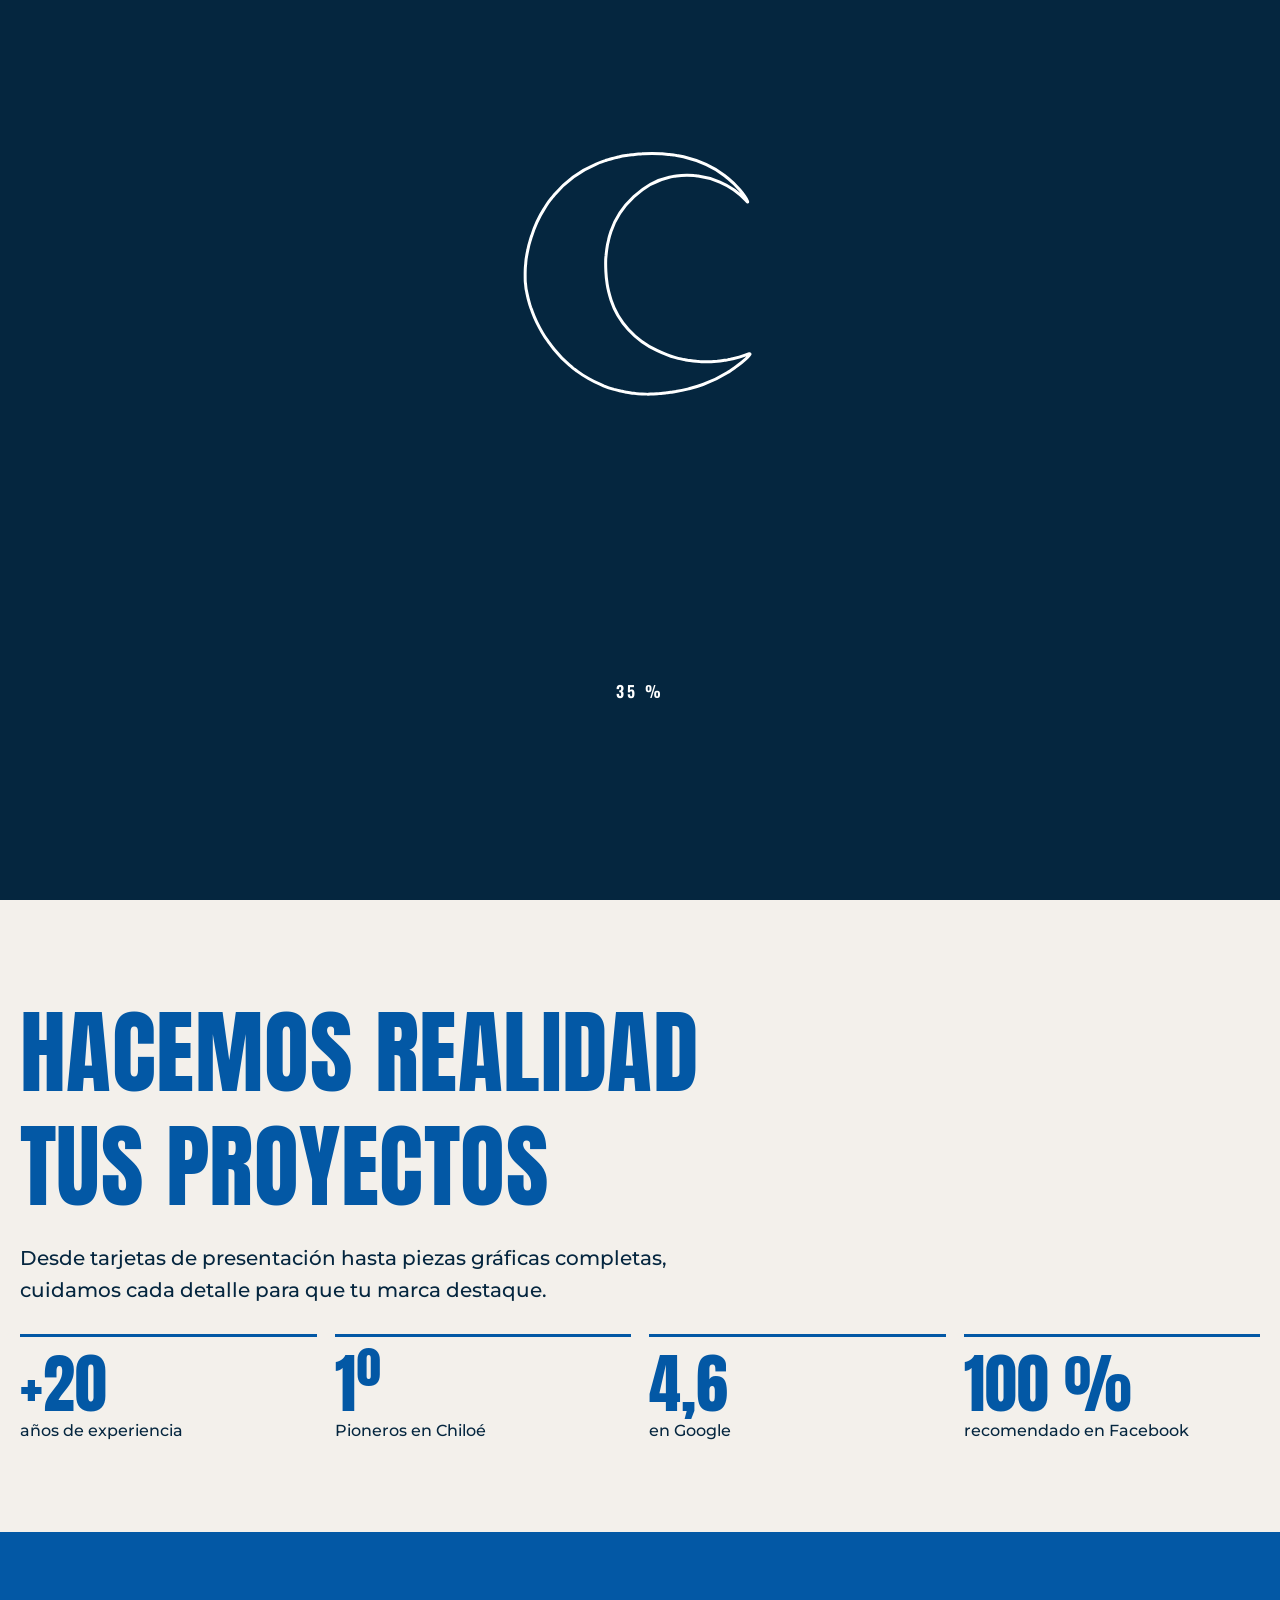
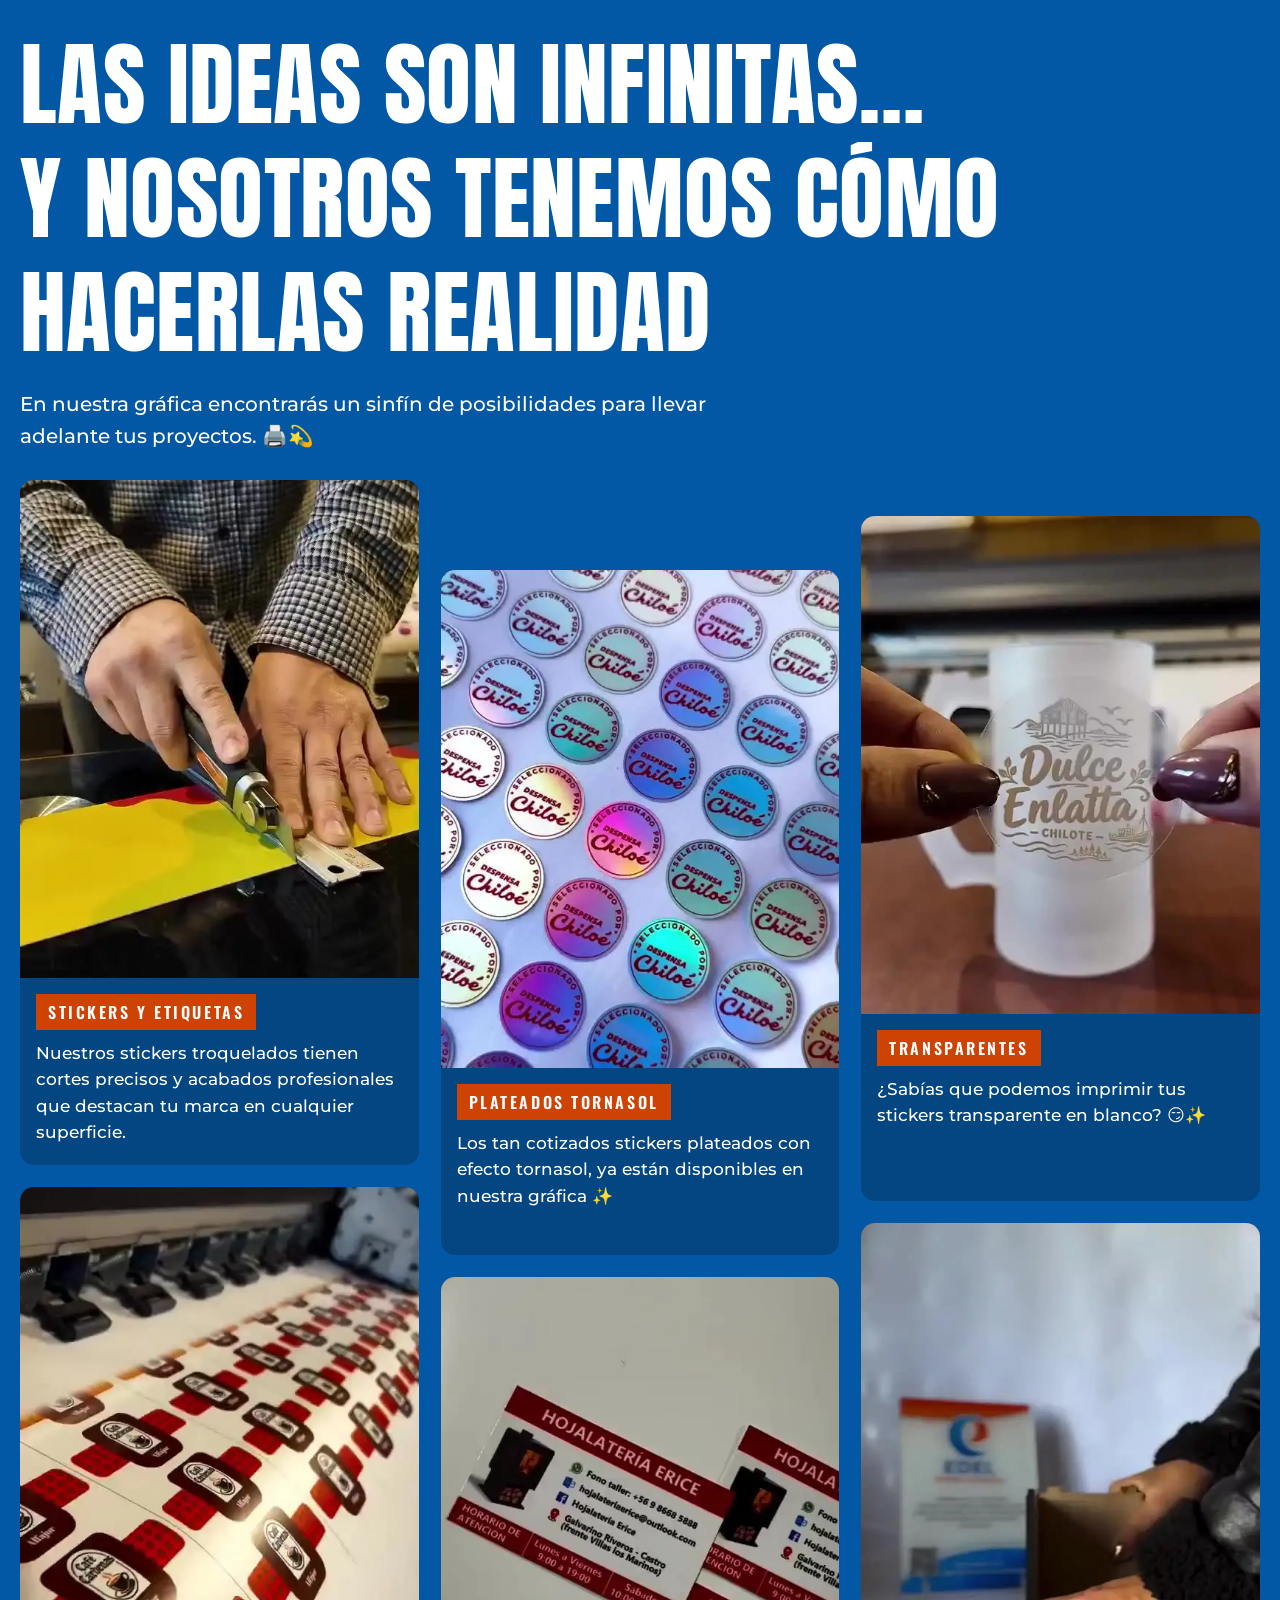
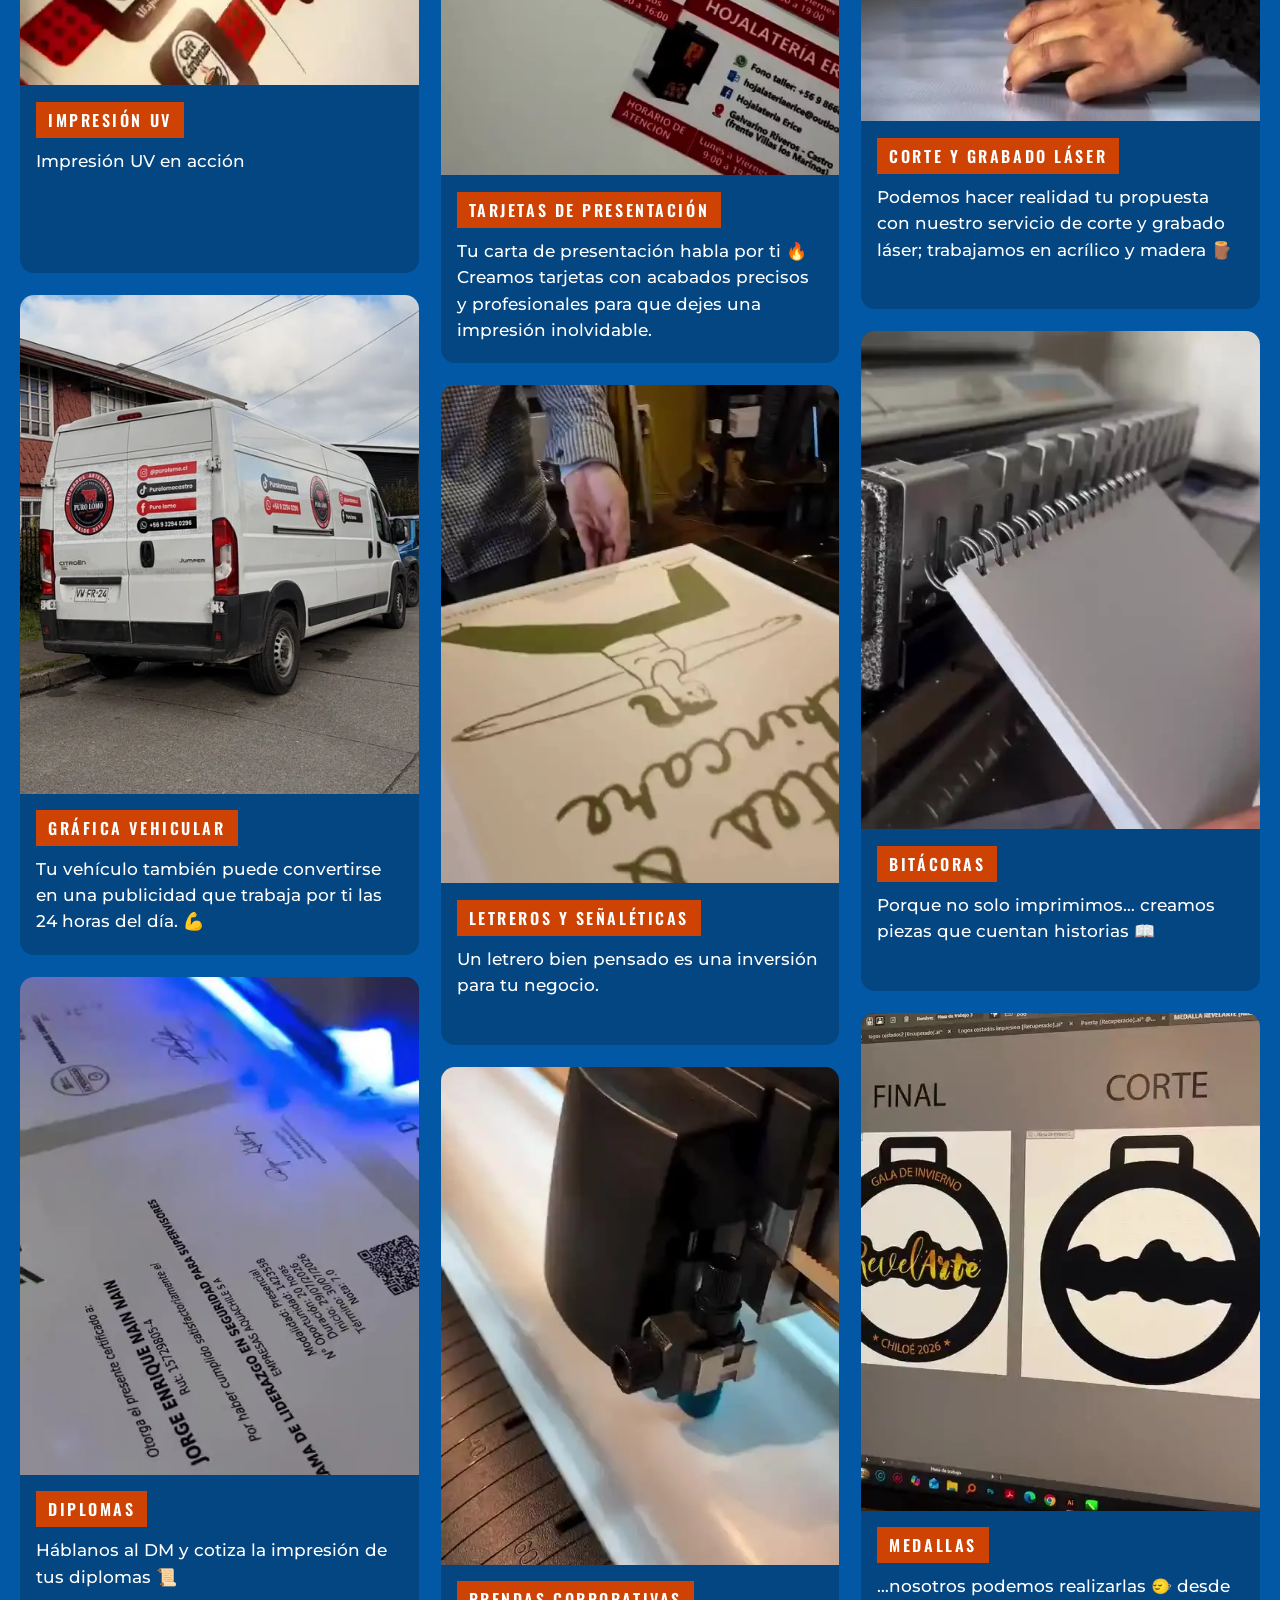
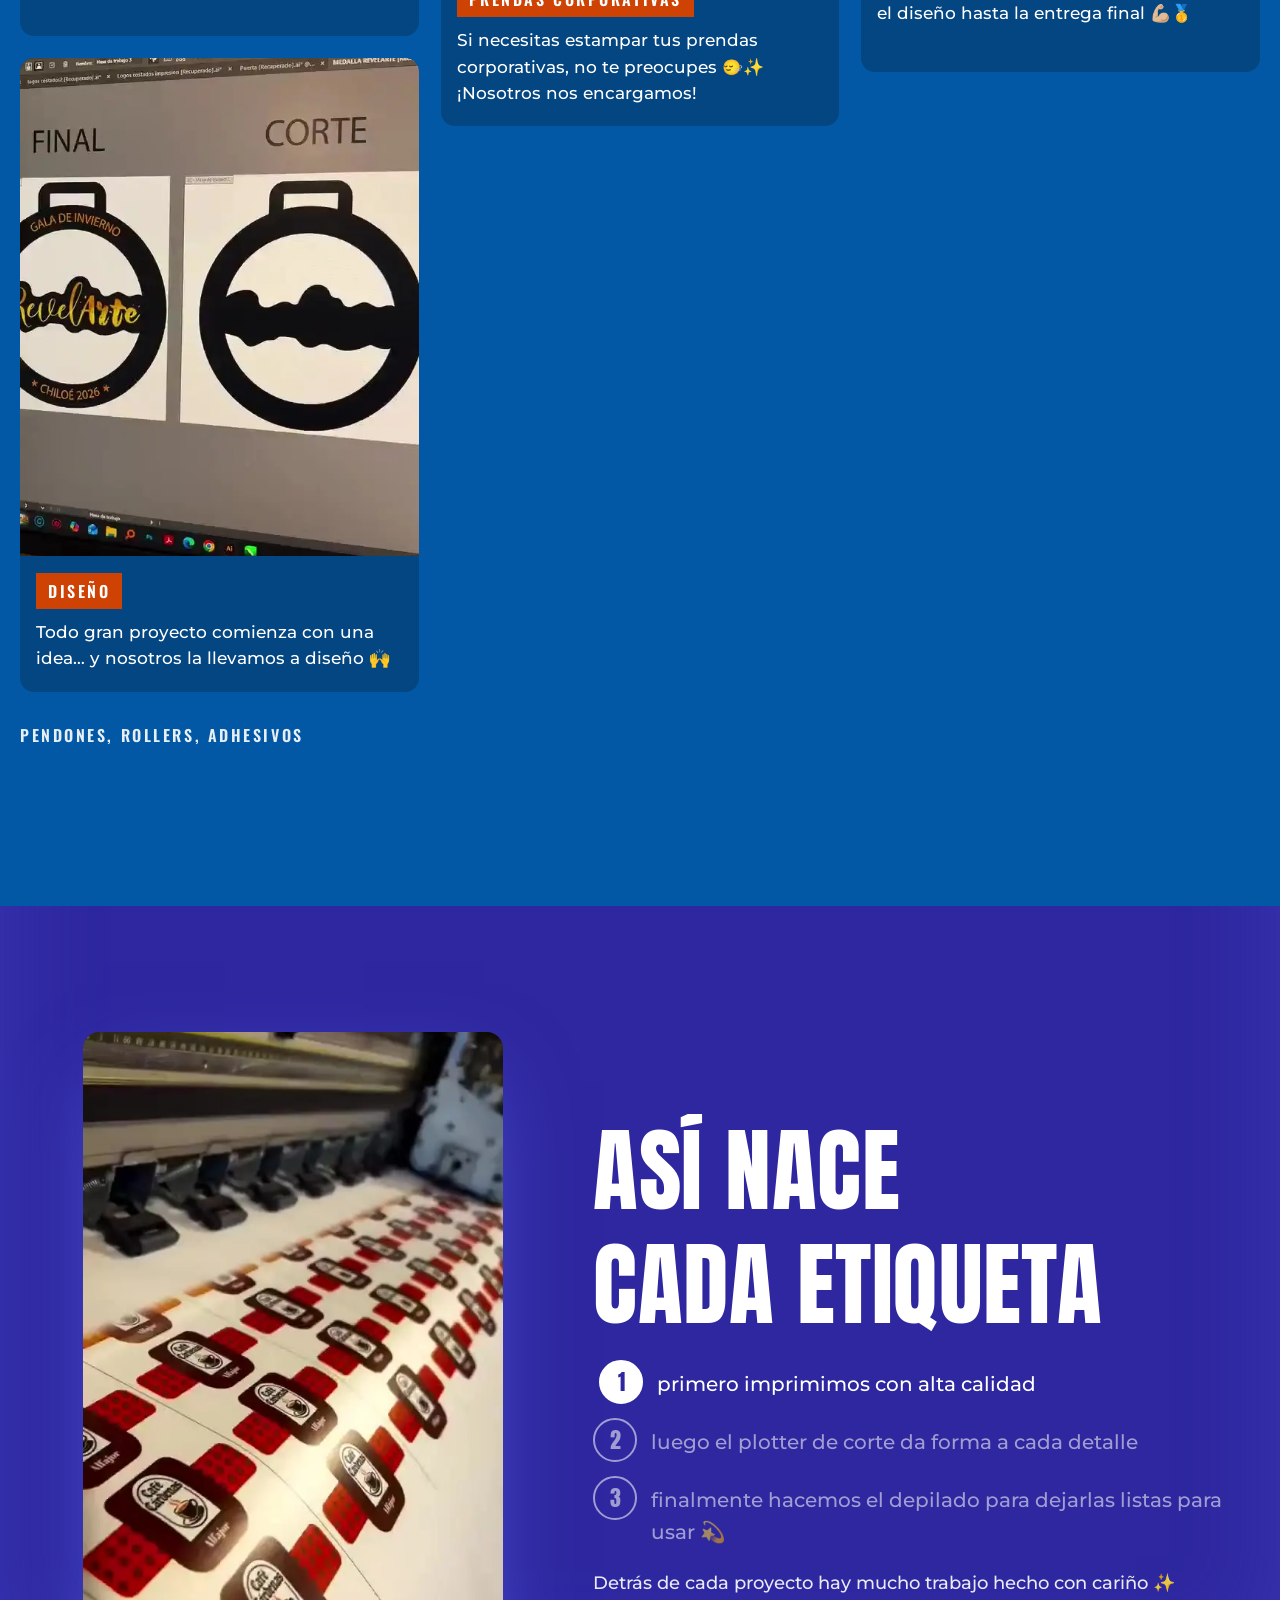
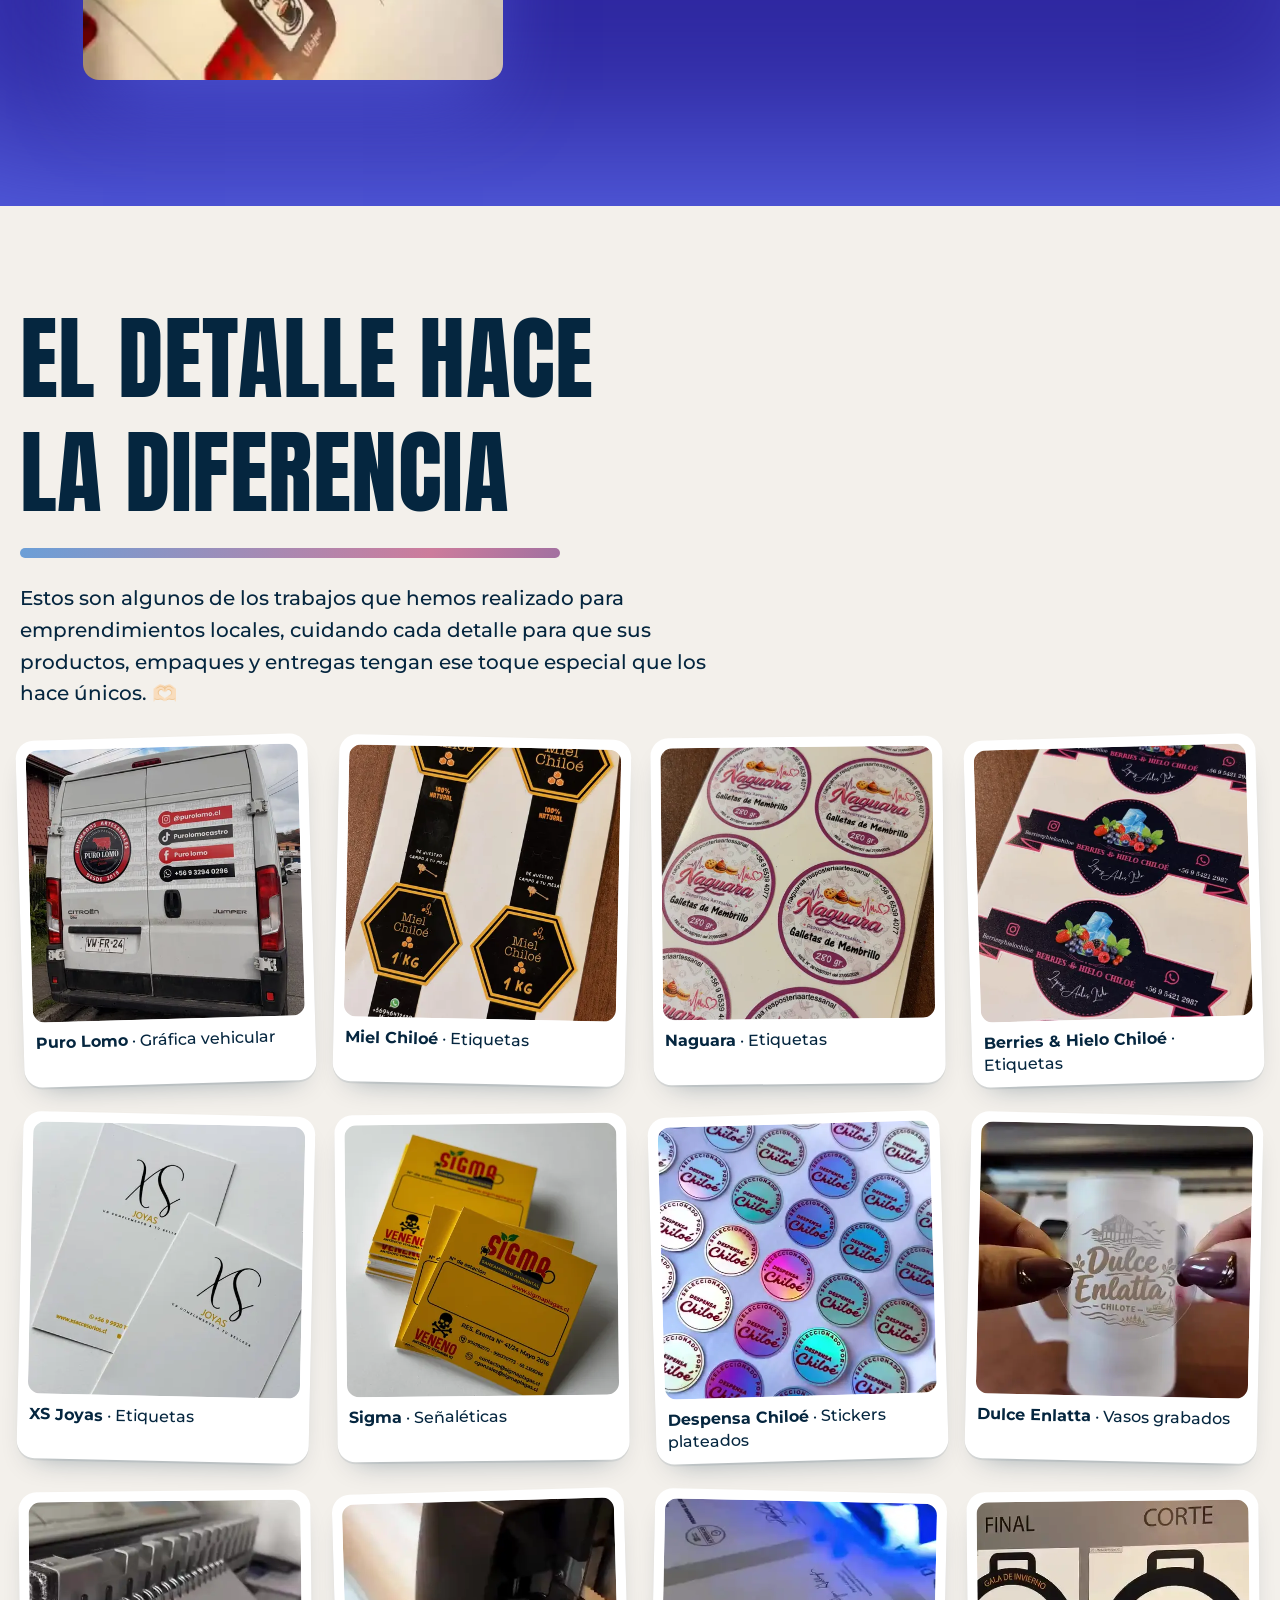
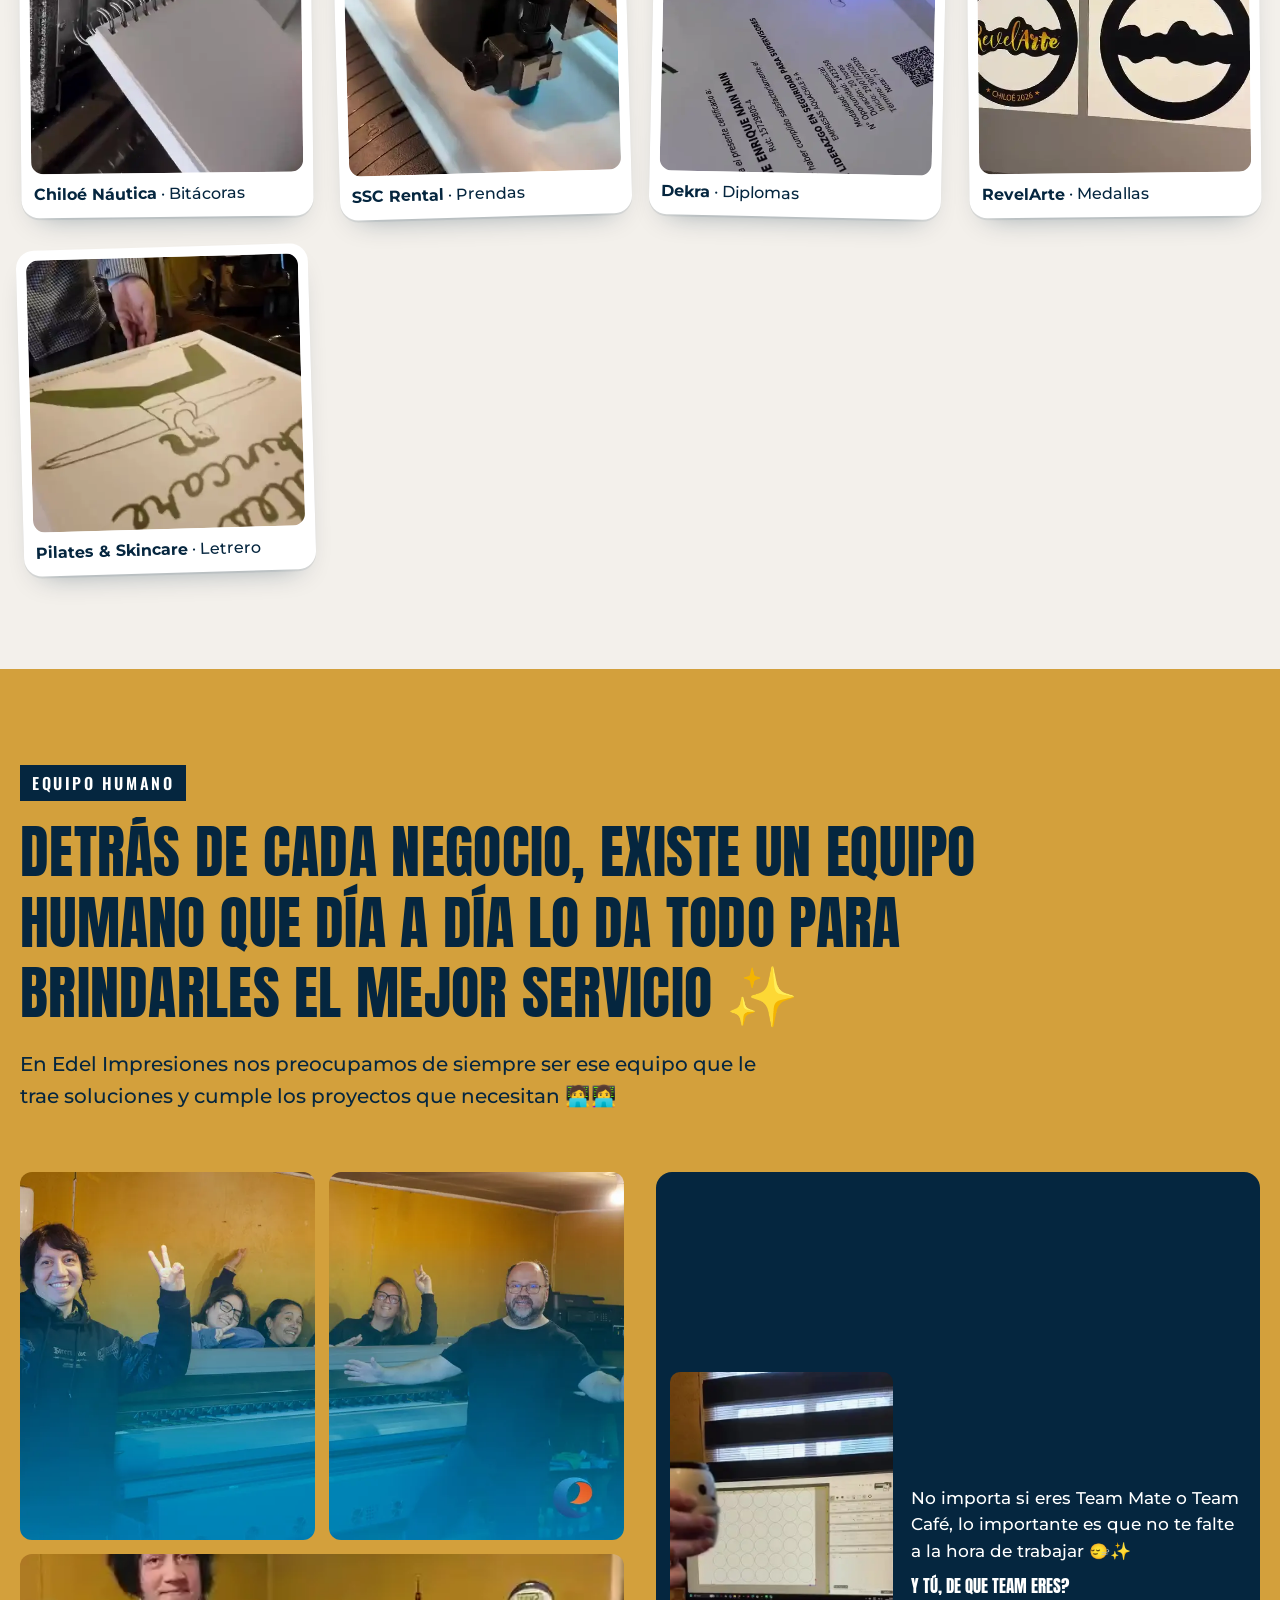
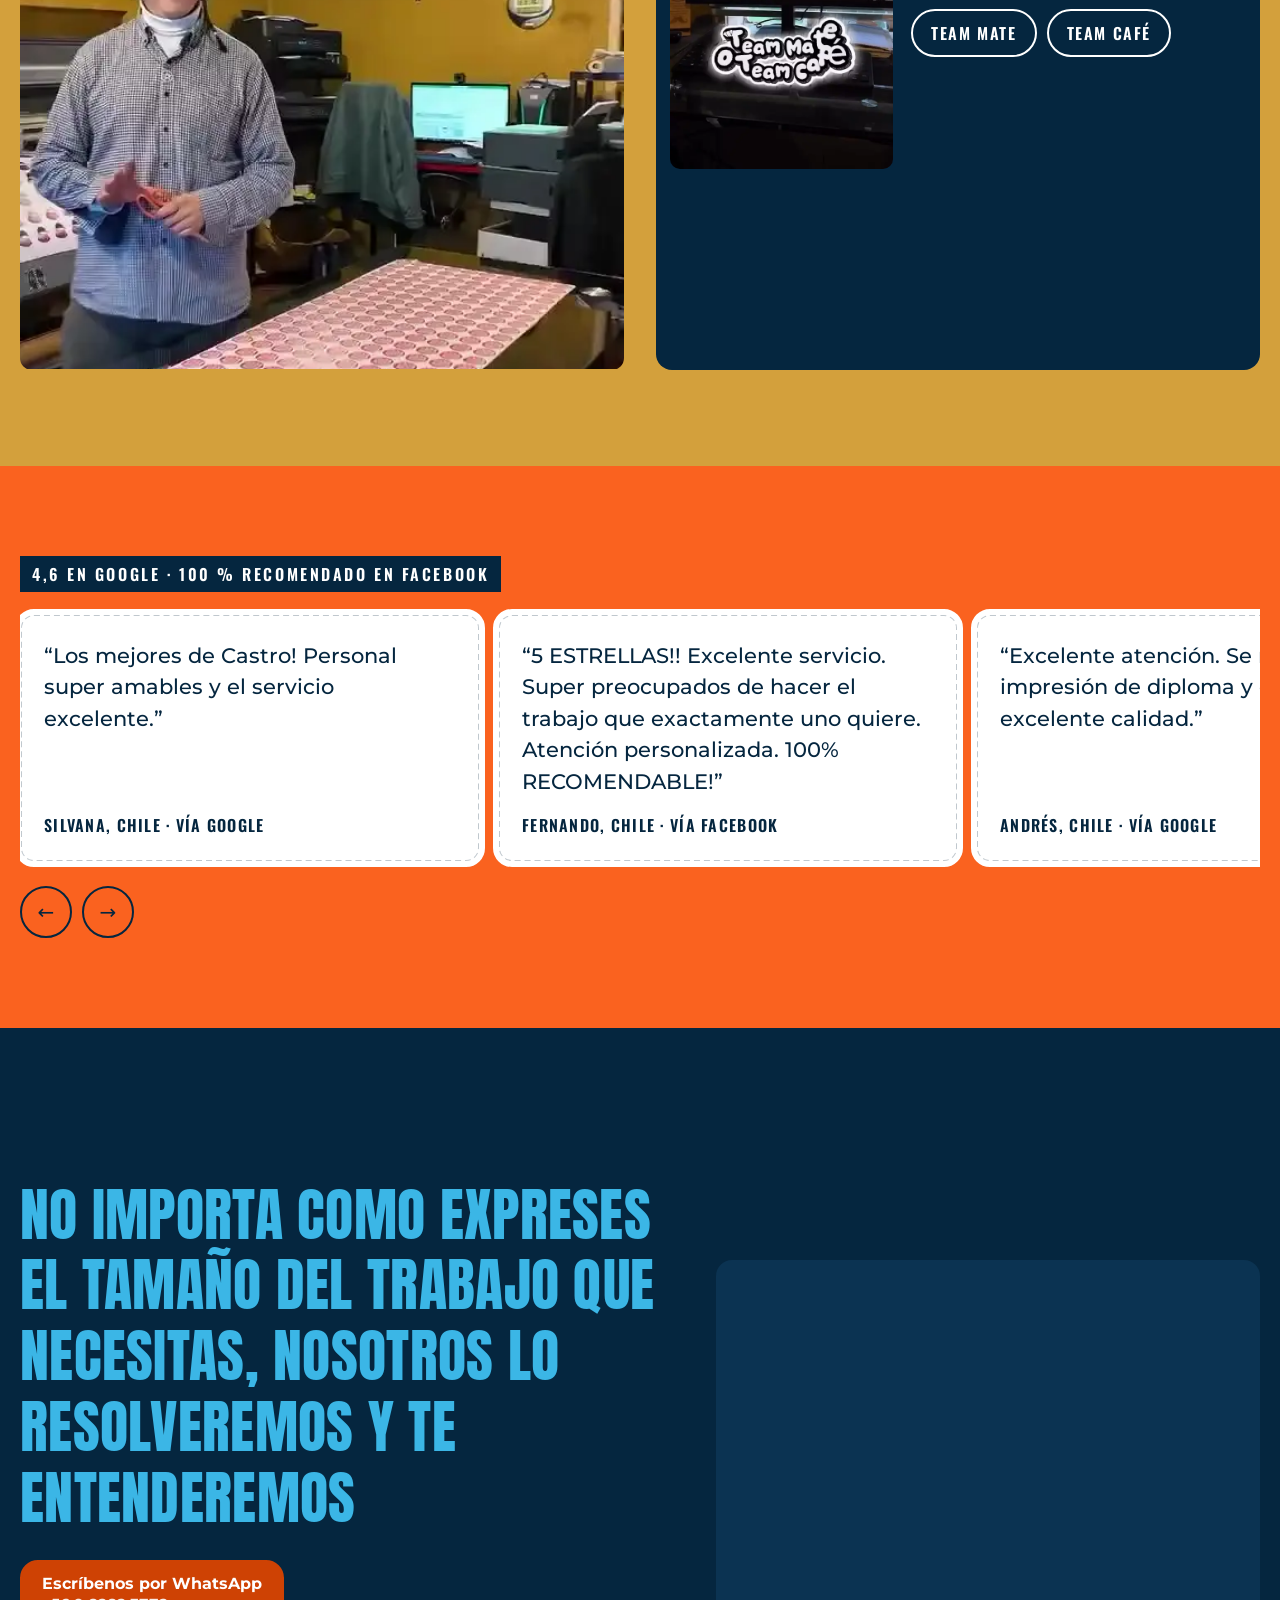
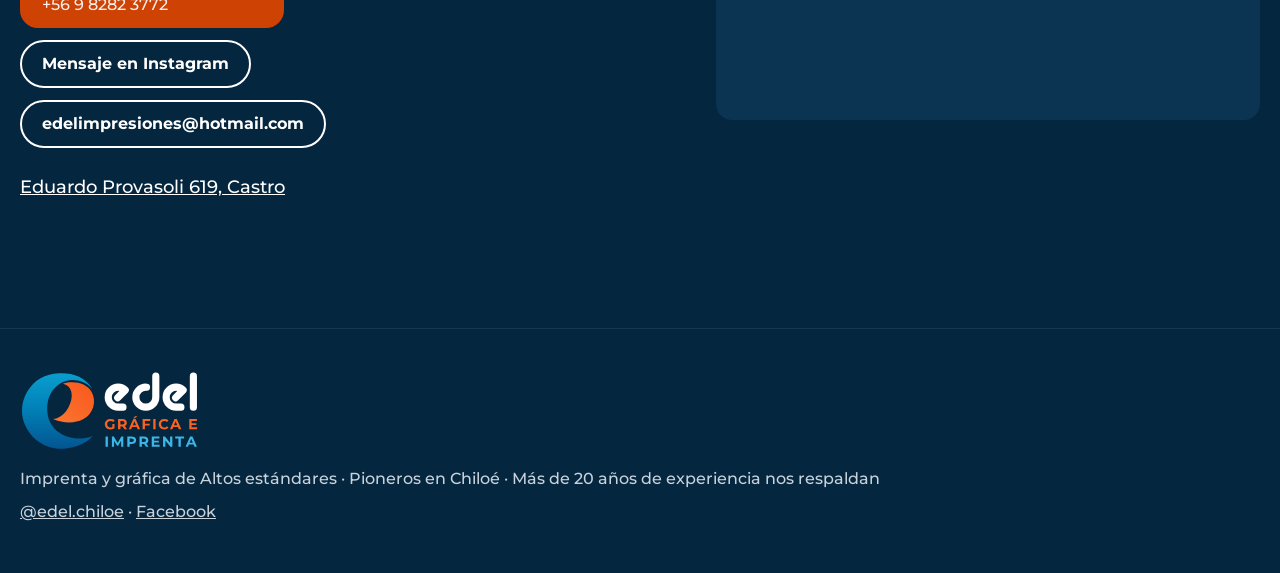
<file: nueva/index.html>
<!doctype html>
<html lang="es" data-lang="es">
<head>
<meta charset="utf-8">
<meta name="viewport" content="width=device-width,initial-scale=1,viewport-fit=cover">
<title>Edel Impresiones · Imprenta y gráfica en Castro, Chiloé</title>
<meta name="description" content="Edel Impresiones, imprenta y gráfica en Castro, Chiloé: stickers y etiquetas, impresión UV, corte y grabado láser, gráfica vehicular, letreros y más. Cotiza por WhatsApp." data-meta-en="Edel Impresiones, print and graphics shop in Castro, Chiloé: stickers and labels, UV printing, laser cutting and engraving, vehicle graphics, signs and more. Get a quote on WhatsApp.">
<meta name="robots" content="noindex,nofollow">
<meta name="theme-color" content="#05263f">
<link rel="canonical" href="https://edelimpresiones.pages.dev/">
<meta property="og:type" content="website"><meta property="og:locale" content="es_CL">
<meta property="og:title" content="Edel Impresiones · Tu marca empieza por una buena impresión">
<meta property="og:description" content="Edel Impresiones, imprenta y gráfica en Castro, Chiloé: stickers y etiquetas, impresión UV, corte y grabado láser, gráfica vehicular, letreros y más. Cotiza por WhatsApp.">
<meta property="og:url" content="https://edelimpresiones.pages.dev/"><meta property="og:image" content="https://edelimpresiones.pages.dev/assets/og.jpg">
<meta property="og:image:width" content="1200"><meta property="og:image:height" content="630">
<meta name="twitter:card" content="summary_large_image"><meta name="twitter:image" content="https://edelimpresiones.pages.dev/assets/og.jpg">
<link rel="icon" href="../brand/favicon.svg" type="image/svg+xml"><link rel="icon" href="../brand/favicon.ico" sizes="any">
<link rel="apple-touch-icon" href="../brand/png/favicon-180.png">
<link rel="preload" href="../assets/fonts/anton-latin-400-normal.woff2" as="font" type="font/woff2" crossorigin>
<link rel="preload" href="../assets/fonts/montserrat-latin-500-normal.woff2" as="font" type="font/woff2" crossorigin>
<link rel="stylesheet" href="../css/fonts.css"><link rel="stylesheet" href="../css/tokens.css"><link rel="stylesheet" href="../css/nv1/site.css">
<script>document.documentElement.classList.add('js');try{if(localStorage.getItem('edel-lang')==='en')document.documentElement.dataset.lang='en'}catch(e){}</script>
<script type="application/ld+json">{"@context": "https://schema.org", "@type": "LocalBusiness", "name": "Edel Impresiones", "alternateName": "Imprenta y Gráfica Edel", "url": "https://edelimpresiones.pages.dev/", "image": "https://edelimpresiones.pages.dev/assets/og.jpg", "logo": "https://edelimpresiones.pages.dev/brand/png/isotipo.png", "telephone": "+56982823772", "email": "edelimpresiones@hotmail.com", "address": {"@type": "PostalAddress", "streetAddress": "Eduardo Provasoli 619", "addressLocality": "Castro", "addressRegion": "Los Lagos", "addressCountry": "CL"}, "sameAs": ["https://www.instagram.com/edel.chiloe/", "https://www.facebook.com/edel.chiloe/"], "aggregateRating": {"@type": "AggregateRating", "ratingValue": "4.6", "reviewCount": "10"}}</script>
</head>
<body class="cargando">
<svg class="defs" width="0" height="0" aria-hidden="true" focusable="false"><defs><linearGradient id="ga" x1="0" y1="0" x2="0" y2="1"><stop offset="0" stop-color="#099ece"/><stop offset=".45" stop-color="#0182b9"/><stop offset="1" stop-color="#035590"/></linearGradient><linearGradient id="gn" x1="1" y1="0" x2="0" y2="1"><stop offset="0" stop-color="#fa571c"/><stop offset="1" stop-color="#f97732"/></linearGradient></defs></svg>
<a class="saltar" href="#contenido"><span data-en="Skip to content">Saltar al contenido</span></a>
<div id="carga" role="status" aria-live="polite">
 <svg id="ov" aria-hidden="true" preserveAspectRatio="none">
<defs>
 <clipPath id="co" clipPathUnits="userSpaceOnUse"><circle cx="263.3" cy="533.8" r="210.9"/></clipPath>
 <mask id="mk" maskUnits="userSpaceOnUse" x="-1e5" y="-1e5" width="2e5" height="2e5">
  <rect x="-1e5" y="-1e5" width="2e5" height="2e5" fill="#fff"/>
  <g class="ap"><circle id="hueco" cx="358.7" cy="521.1" r="0" fill="#000" clip-path="url(#co)"/></g>
 </mask>
</defs>
<rect id="velo" x="-1e5" y="-1e5" width="2e5" height="2e5" fill="#05263f" mask="url(#mk)"/>
<g class="ap">
 <path id="isoA" d="M277.0 746.5C281.4 746.4 285.0 746.3 285.2 746.2C285.3 746.1 287.5 745.8 290.0 745.6C292.6 745.4 296.8 744.9 299.5 744.6C302.2 744.2 305.4 743.9 306.6 743.7C307.9 743.6 309.7 743.4 310.6 743.2C311.6 743.0 313.9 742.5 315.8 742.3C323.3 741.1 329.1 739.9 338.5 737.6C349.8 734.8 350.3 734.7 363.6 729.9C378.1 724.7 394.4 716.8 406.2 709.3C408.5 707.9 411.6 705.9 413.0 705.0C414.4 704.1 417.0 702.3 418.8 701.0C420.5 699.7 423.2 697.7 424.7 696.6C433.8 689.9 446.5 678.3 446.5 676.7C446.5 675.4 445.1 675.7 437.9 678.3C432.5 680.3 423.6 683.0 416.2 684.7C414.8 685.0 412.7 685.5 411.6 685.8C410.5 686.0 409.3 686.2 409.0 686.2C408.6 686.2 407.7 686.4 407.0 686.6C406.2 686.8 404.7 687.1 403.5 687.2C402.3 687.4 400.4 687.6 399.2 687.8C394.8 688.6 391.4 689.0 388.7 689.2C387.1 689.2 384.6 689.5 383.0 689.7C379.5 690.2 360.0 690.3 357.9 689.8C357.2 689.6 354.8 689.4 352.5 689.3C348.8 689.0 347.3 688.9 340.8 687.9C339.4 687.7 337.8 687.4 337.0 687.4C336.2 687.3 334.8 687.0 333.8 686.8C332.7 686.5 331.3 686.2 330.5 686.2C329.3 686.0 322.1 684.3 314.0 682.2C306.4 680.2 294.5 675.6 282.7 670.0C244.2 652.0 214.2 619.1 202.2 581.8C199.6 573.5 196.2 559.9 195.3 553.8C193.8 543.7 193.3 538.7 193.0 531.6C192.7 525.1 192.9 505.9 193.3 503.2C193.4 502.2 193.7 499.7 193.9 497.8C194.2 494.4 194.4 492.9 195.6 485.5C195.8 484.1 196.4 481.4 196.9 479.5C197.4 477.6 197.9 475.5 198.0 474.8C198.4 472.6 200.1 466.5 201.9 461.1C216.9 415.4 260.2 375.2 304.6 365.6C306.3 365.3 308.7 364.8 309.9 364.5C311.2 364.2 312.6 364.0 313.0 364.0C313.5 364.0 315.2 363.8 316.8 363.5C324.8 362.2 326.2 362.1 335.6 362.1C342.8 362.1 345.3 362.2 348.0 362.6C349.9 362.8 353.1 363.3 355.1 363.5C368.4 365.3 381.3 368.8 393.4 374.1C411.8 382.0 426.0 392.0 438.6 405.7C442.2 409.6 442.8 410.0 442.0 407.9C438.1 398.0 420.7 377.6 407.5 367.3C406.3 366.4 403.9 364.5 402.0 363.0C383.1 348.1 358.3 336.8 329.4 329.7C327.0 329.1 325.6 328.8 317.5 327.4C315.5 327.0 313.1 326.6 312.1 326.4C311.1 326.2 309.6 326.0 308.7 326.0C307.8 326.0 306.3 325.8 305.2 325.6C304.2 325.4 301.5 325.1 299.1 325.0C296.8 324.9 293.5 324.6 291.9 324.4C287.6 323.8 260.6 323.8 256.8 324.4C255.3 324.6 252.3 324.8 250.1 324.9C247.9 325.0 244.9 325.3 243.4 325.5C241.9 325.8 239.8 326.0 238.8 326.0C237.8 326.0 235.9 326.2 234.5 326.5C233.0 326.7 230.4 327.2 228.5 327.5C223.9 328.2 218.7 329.2 217.0 329.6C216.2 329.8 215.2 330.0 214.6 330.1C214.1 330.2 212.2 330.7 210.4 331.1C208.6 331.6 205.9 332.3 204.5 332.6C203.1 333.0 200.0 333.9 197.6 334.6C195.3 335.4 192.7 336.1 191.9 336.4C189.9 336.9 181.1 340.3 176.0 342.5C147.1 354.6 121.6 373.5 102.1 396.9C100.1 399.4 97.9 401.9 97.4 402.6C96.0 404.2 89.1 413.9 87.6 416.3C87.0 417.3 85.8 419.1 85.0 420.4C76.5 433.7 67.2 453.7 62.3 469.5C61.5 471.8 60.5 475.1 59.9 477.0C58.7 480.6 56.7 488.5 55.7 493.8C54.2 500.8 52.3 513.2 52.2 515.4C52.2 516.4 52.0 518.9 51.7 521.1C51.0 526.7 50.9 547.9 51.6 551.8C51.8 553.1 52.1 555.6 52.2 557.4C52.4 559.2 52.6 561.4 52.8 562.4C53.1 563.3 53.6 566.3 54.1 568.9C55.5 576.1 56.4 579.7 59.0 588.7C59.4 590.1 60.3 592.7 60.9 594.5C61.6 596.4 62.8 599.5 63.5 601.5C66.0 608.4 68.7 614.7 71.6 620.6C77.7 633.0 84.7 644.9 90.3 652.5C91.0 653.5 92.6 655.7 93.8 657.4C96.0 660.6 96.7 661.5 101.9 667.9C109.1 676.8 121.8 689.9 129.1 696.0C131.2 697.7 133.7 699.8 134.7 700.7C135.8 701.6 137.3 702.8 138.1 703.3C138.9 703.9 141.1 705.5 143.0 706.9C149.4 711.7 154.2 714.8 162.5 719.5C169.8 723.7 174.7 726.2 182.5 729.5C184.4 730.3 187.2 731.5 188.9 732.3C193.1 734.1 202.6 737.3 207.4 738.5C208.5 738.7 210.8 739.3 212.6 739.8C214.4 740.3 217.5 741.0 219.5 741.5C221.5 741.9 224.4 742.5 225.9 742.9C227.4 743.2 229.1 743.6 229.8 743.6C230.4 743.7 232.7 744.1 235.0 744.5C237.3 744.9 240.6 745.4 242.4 745.5C244.2 745.6 246.1 745.9 246.6 746.0C247.2 746.2 251.6 746.4 256.5 746.5C261.3 746.6 265.4 746.8 265.5 746.9C265.6 747.0 266.4 747.0 267.4 746.9C268.3 746.8 272.7 746.7 277.0 746.5Z" fill="url(#ga)" pathLength="1"/>
 <path id="isoN" d="M332.8 599.3C333.4 599.1 335.4 598.9 337.2 598.8C340.7 598.5 350.1 597.1 353.5 596.3C354.7 596.0 355.9 595.8 356.1 595.8C356.4 595.8 357.7 595.4 366.9 592.8C384.5 587.9 405.4 576.7 416.9 566.0C422.0 561.2 424.5 558.7 426.5 556.6C441.1 540.1 449.7 522.5 453.3 501.5C454.6 494.2 454.6 494.5 454.7 483.8C454.8 472.6 454.7 471.7 453.2 462.5C447.0 425.0 425.0 399.1 386.6 384.3C381.7 382.4 367.0 378.2 365.2 378.2C364.8 378.2 363.5 378.0 362.3 377.8C361.1 377.5 358.6 377.1 356.6 376.8C354.7 376.5 351.6 376.0 349.6 375.7C344.2 374.9 317.5 374.9 312.1 375.7C299.3 377.7 295.4 378.6 289.9 380.4C282.8 382.7 282.5 383.7 288.0 385.4C309.4 392.2 323.8 407.9 328.1 429.3C328.4 430.4 328.7 432.0 328.9 432.7C329.1 433.5 329.2 434.7 329.2 435.5C329.2 436.3 329.4 437.8 329.7 438.9C330.1 440.6 330.1 442.2 330.1 449.0C330.1 455.8 330.1 457.5 329.7 459.2C329.4 460.4 329.3 462.0 329.3 462.8C329.3 464.4 328.8 466.9 327.4 473.4C327.0 475.3 326.5 477.6 326.4 478.5C326.0 480.2 324.0 486.9 322.4 491.9C313.9 517.6 294.5 545.6 275.0 560.3C268.6 565.2 268.7 565.1 261.4 569.3C253.1 574.1 241.7 578.0 232.3 579.3C228.2 579.8 228.0 581.8 231.9 583.7C235.1 585.3 258.4 592.2 260.5 592.2C260.9 592.2 262.3 592.6 263.5 593.0C264.7 593.4 266.0 593.8 266.3 593.8C266.6 593.8 268.5 594.2 270.5 594.8C272.5 595.3 274.6 595.8 275.1 595.8C275.6 595.8 277.0 596.0 278.2 596.2C280.2 596.7 282.5 597.1 289.3 598.1C290.6 598.3 293.3 598.6 295.4 598.7C297.4 598.9 299.3 599.1 299.6 599.2C302.0 599.7 330.3 599.9 332.8 599.3Z" fill="url(#gn)" pathLength="1"/>
 <g id="pal" transform="translate(-521.5 473)">
  <g id="edel" fill="none" stroke="#fff" stroke-width="40" stroke-linecap="round" stroke-linejoin="round"><path d="M618 514H591A56 56 0 0 1 535 458A56 56 0 0 1 591 402A56 56 0 0 1 630.60 418.40L588.17 460.83" pathLength="1"/><path d="M802 340V458A56 56 0 0 1 746 514A56 56 0 0 1 690 458A56 56 0 0 1 750 402" pathLength="1"/><path d="M943 514H916A56 56 0 0 1 860 458A56 56 0 0 1 916 402A56 56 0 0 1 955.60 418.40L913.17 460.83" pathLength="1"/><path d="M1013 340V514" pathLength="1"/></g>
  <path id="sub1" d="M547.1057142857143 638.9771428571429Q540.3471428571428 638.9771428571429 534.6878571428571 636.8192857142858Q529.0285714285714 634.6614285714286 524.8349999999999 630.6714285714286Q520.6414285714285 626.6814285714286 518.3207142857143 621.3071428571429Q516.0 615.9328571428572 516.0 609.5Q516.0 603.0671428571428 518.3207142857143 597.6928571428571Q520.6414285714285 592.3185714285714 524.8757142857143 588.3285714285714Q529.11 584.3385714285714 534.81 582.1807142857142Q540.51 580.0228571428571 547.3499999999999 580.0228571428571Q554.9228571428571 580.0228571428571 560.9892857142856 582.5471428571428Q567.0557142857142 585.0714285714286 571.2085714285714 589.8757142857143L562.74 597.6928571428572Q559.6457142857142 594.4357142857143 555.9814285714285 592.8478571428572Q552.3171428571428 591.26 548.0014285714285 591.26Q543.8485714285714 591.26 540.4285714285713 592.5628571428572Q537.0085714285714 593.8657142857143 534.525 596.3085714285714Q532.0414285714286 598.7514285714286 530.6978571428572 602.09Q529.3542857142857 605.4285714285714 529.3542857142857 609.5Q529.3542857142857 613.49 530.6978571428572 616.8285714285714Q532.0414285714286 620.1671428571428 534.525 622.6507142857142Q537.0085714285714 625.1342857142857 540.3878571428571 626.4371428571428Q543.7671428571429 627.74 547.8385714285714 627.74Q551.7471428571429 627.74 555.4521428571429 626.4778571428571Q559.1571428571428 625.2157142857143 562.6585714285713 622.2028571428572L570.15 631.73Q565.5085714285714 635.2314285714285 559.3607142857143 637.1042857142857Q553.2128571428572 638.9771428571429 547.1057142857143 638.9771428571429ZM570.15 631.73 558.0985714285714 630.02V608.6042857142858H570.15Z M590.1346428571428 638.0V581.0H614.4817857142857Q626.3703571428572 581.0 632.9660714285715 586.4964285714286Q639.5617857142857 591.9928571428571 639.5617857142857 601.6828571428572Q639.5617857142857 608.0342857142857 636.5489285714286 612.635Q633.5360714285714 617.2357142857143 627.9989285714286 619.6785714285714Q622.4617857142857 622.1214285714286 614.8075 622.1214285714286H597.4632142857143L603.3260714285715 616.34V638.0ZM626.3703571428572 638.0 612.1203571428572 617.3171428571428H626.2075L640.6203571428572 638.0ZM603.3260714285715 617.8057142857143 597.4632142857143 611.6171428571429H614.0746428571429Q620.1817857142858 611.6171428571429 623.1946428571429 608.9707142857143Q626.2075 606.3242857142857 626.2075 601.6828571428572Q626.2075 596.96 623.1946428571429 594.3542857142857Q620.1817857142858 591.7485714285714 614.0746428571429 591.7485714285714H597.4632142857143L603.3260714285715 585.4785714285714Z M650.2635714285715 638.0 675.6692857142858 581.0H688.6978571428572L714.1850000000001 638.0H700.3421428571429L679.4964285714286 587.6771428571428H684.7078571428572L663.7807142857143 638.0ZM662.9664285714287 625.7857142857143 666.4678571428572 615.77H695.782142857143L699.365 625.7857142857143ZM674.7735714285716 576.3585714285715 685.7664285714287 564.6328571428572H699.4464285714287L684.7078571428573 576.3585714285715Z M727.8996428571429 638.0V581.0H770.9753571428571V591.5857142857143H741.0910714285715V638.0ZM740.1139285714286 617.2357142857143V606.65H767.4739285714286V617.2357142857143Z M787.702857142857 638.0V581.0H800.8942857142857V638.0Z M849.4603571428571 638.9771428571429Q842.8646428571428 638.9771428571429 837.2053571428571 636.8192857142858Q831.5460714285714 634.6614285714286 827.3932142857143 630.6714285714286Q823.2403571428571 626.6814285714286 820.9196428571429 621.3071428571429Q818.5989285714286 615.9328571428572 818.5989285714286 609.5Q818.5989285714286 603.0671428571428 820.9196428571429 597.6928571428571Q823.2403571428571 592.3185714285714 827.4339285714285 588.3285714285714Q831.6274999999999 584.3385714285714 837.2460714285714 582.1807142857142Q842.8646428571428 580.0228571428571 849.5417857142857 580.0228571428571Q856.9517857142857 580.0228571428571 862.9367857142856 582.587857142857Q868.9217857142856 585.1528571428571 872.9932142857143 590.12L864.5246428571428 597.9371428571428Q861.5932142857142 594.5985714285714 858.0103571428572 592.9292857142857Q854.4275 591.26 850.1932142857142 591.26Q846.2032142857142 591.26 842.8646428571428 592.5628571428572Q839.5260714285714 593.8657142857143 837.0832142857143 596.3085714285714Q834.6403571428572 598.7514285714286 833.2967857142858 602.09Q831.9532142857142 605.4285714285714 831.9532142857142 609.5Q831.9532142857142 613.5714285714286 833.2967857142858 616.91Q834.6403571428572 620.2485714285714 837.0832142857143 622.6914285714286Q839.5260714285714 625.1342857142857 842.8646428571428 626.4371428571428Q846.2032142857142 627.74 850.1932142857142 627.74Q854.4275 627.74 858.0103571428572 626.0707142857143Q861.5932142857142 624.4014285714286 864.5246428571428 620.9814285714285L872.9932142857143 628.7985714285714Q868.9217857142856 633.7657142857142 862.9367857142856 636.3714285714286Q856.9517857142857 638.9771428571429 849.4603571428571 638.9771428571429Z M881.415 638.0 906.8207142857143 581.0H919.8492857142857L945.3364285714285 638.0H931.4935714285714L910.6478571428571 587.6771428571428H915.8592857142856L894.9321428571428 638.0ZM894.1178571428571 625.7857142857143 897.6192857142856 615.77H926.9335714285714L930.5164285714285 625.7857142857143Z M989.8657142857144 638.0V581.0H1032.9414285714286V591.5857142857143H1002.9757142857143V627.4142857142857H1034.0V638.0ZM1001.9985714285715 614.2228571428572V603.9628571428572H1029.44V614.2228571428572Z" fill="#fa621f"/><path id="sub2" d="M520.0 736.0V679.0H533.1914285714286V736.0Z M555.5493877551021 736.0V679.0H566.4608163265306L590.7265306122449 719.2257142857143H584.9451020408163L608.8036734693877 679.0H619.6336734693878L619.7965306122449 736.0H607.419387755102L607.3379591836734 697.9728571428572H609.6179591836735L590.5636734693877 729.9742857142858H584.619387755102L565.1579591836735 697.9728571428572H567.9265306122448V736.0Z M642.1544897959184 736.0V679.0H666.8273469387755Q674.4816326530612 679.0 680.018775510204 681.4835714285714Q685.5559183673469 683.9671428571429 688.568775510204 688.6085714285714Q691.5816326530612 693.25 691.5816326530612 699.6828571428572Q691.5816326530612 706.0342857142857 688.568775510204 710.6757142857143Q685.5559183673469 715.3171428571428 680.018775510204 717.8007142857143Q674.4816326530612 720.2842857142857 666.8273469387755 720.2842857142857H649.4830612244898L655.3459183673469 714.34V736.0ZM655.3459183673469 715.8057142857143 649.4830612244898 709.5357142857143H666.0944897959183Q672.2016326530612 709.5357142857143 675.2144897959183 706.9300000000001Q678.2273469387754 704.3242857142857 678.2273469387754 699.6828571428572Q678.2273469387754 694.96 675.2144897959183 692.3542857142857Q672.2016326530612 689.7485714285714 666.0944897959183 689.7485714285714H649.4830612244898L655.3459183673469 683.4785714285714Z M710.6010204081633 736.0V679.0H734.9481632653061Q746.8367346938776 679.0 753.4324489795919 684.4964285714286Q760.0281632653061 689.9928571428571 760.0281632653061 699.6828571428572Q760.0281632653061 706.0342857142857 757.0153061224489 710.635Q754.0024489795918 715.2357142857143 748.465306122449 717.6785714285714Q742.9281632653061 720.1214285714286 735.2738775510204 720.1214285714286H717.9295918367347L723.7924489795919 714.34V736.0ZM746.8367346938776 736.0 732.5867346938776 715.3171428571428H746.6738775510204L761.0867346938776 736.0ZM723.7924489795919 715.8057142857143 717.9295918367347 709.6171428571429H734.5410204081633Q740.6481632653062 709.6171428571429 743.6610204081633 706.9707142857143Q746.6738775510204 704.3242857142857 746.6738775510204 699.6828571428572Q746.6738775510204 694.96 743.6610204081633 692.3542857142857Q740.6481632653062 689.7485714285714 734.5410204081633 689.7485714285714H717.9295918367347L723.7924489795919 683.4785714285714Z M779.2918367346938 736.0V679.0H822.3675510204081V689.5857142857143H792.4018367346938V725.4142857142857H823.4261224489795V736.0ZM791.424693877551 712.2228571428572V701.9628571428572H818.8661224489796V712.2228571428572Z M842.7712244897959 736.0V679.0H853.6826530612244L887.3126530612244 720.04H882.0197959183673V679.0H895.0483673469388V736.0H884.2183673469387L850.5069387755102 694.96H855.7997959183673V736.0Z M929.213469387755 736.0V689.7485714285714H910.973469387755V679.0H960.6448979591836V689.7485714285714H942.4048979591836V736.0Z M969.0785714285713 736.0 994.4842857142856 679.0H1007.512857142857L1033.0 736.0H1019.1571428571427L998.3114285714285 685.6771428571428H1003.522857142857L982.5957142857142 736.0ZM981.7814285714285 723.7857142857143 985.282857142857 713.77H1014.5971428571428L1018.1799999999998 723.7857142857143Z" fill="#3bb6e6"/>
 </g>
</g>
</svg>
 <p class="pct"><span id="pct">0</span> %<span class="sr" data-en="Loading Edel Impresiones">Cargando Edel Impresiones</span></p>
</div>

<header class="nav" id="nav">
 <a class="nav-logo" href="#portada" aria-label="Edel Impresiones"><svg class="logo-nav" viewBox="40 300 1010 460" aria-hidden="true"><path d="M277.0 746.5C281.4 746.4 285.0 746.3 285.2 746.2C285.3 746.1 287.5 745.8 290.0 745.6C292.6 745.4 296.8 744.9 299.5 744.6C302.2 744.2 305.4 743.9 306.6 743.7C307.9 743.6 309.7 743.4 310.6 743.2C311.6 743.0 313.9 742.5 315.8 742.3C323.3 741.1 329.1 739.9 338.5 737.6C349.8 734.8 350.3 734.7 363.6 729.9C378.1 724.7 394.4 716.8 406.2 709.3C408.5 707.9 411.6 705.9 413.0 705.0C414.4 704.1 417.0 702.3 418.8 701.0C420.5 699.7 423.2 697.7 424.7 696.6C433.8 689.9 446.5 678.3 446.5 676.7C446.5 675.4 445.1 675.7 437.9 678.3C432.5 680.3 423.6 683.0 416.2 684.7C414.8 685.0 412.7 685.5 411.6 685.8C410.5 686.0 409.3 686.2 409.0 686.2C408.6 686.2 407.7 686.4 407.0 686.6C406.2 686.8 404.7 687.1 403.5 687.2C402.3 687.4 400.4 687.6 399.2 687.8C394.8 688.6 391.4 689.0 388.7 689.2C387.1 689.2 384.6 689.5 383.0 689.7C379.5 690.2 360.0 690.3 357.9 689.8C357.2 689.6 354.8 689.4 352.5 689.3C348.8 689.0 347.3 688.9 340.8 687.9C339.4 687.7 337.8 687.4 337.0 687.4C336.2 687.3 334.8 687.0 333.8 686.8C332.7 686.5 331.3 686.2 330.5 686.2C329.3 686.0 322.1 684.3 314.0 682.2C306.4 680.2 294.5 675.6 282.7 670.0C244.2 652.0 214.2 619.1 202.2 581.8C199.6 573.5 196.2 559.9 195.3 553.8C193.8 543.7 193.3 538.7 193.0 531.6C192.7 525.1 192.9 505.9 193.3 503.2C193.4 502.2 193.7 499.7 193.9 497.8C194.2 494.4 194.4 492.9 195.6 485.5C195.8 484.1 196.4 481.4 196.9 479.5C197.4 477.6 197.9 475.5 198.0 474.8C198.4 472.6 200.1 466.5 201.9 461.1C216.9 415.4 260.2 375.2 304.6 365.6C306.3 365.3 308.7 364.8 309.9 364.5C311.2 364.2 312.6 364.0 313.0 364.0C313.5 364.0 315.2 363.8 316.8 363.5C324.8 362.2 326.2 362.1 335.6 362.1C342.8 362.1 345.3 362.2 348.0 362.6C349.9 362.8 353.1 363.3 355.1 363.5C368.4 365.3 381.3 368.8 393.4 374.1C411.8 382.0 426.0 392.0 438.6 405.7C442.2 409.6 442.8 410.0 442.0 407.9C438.1 398.0 420.7 377.6 407.5 367.3C406.3 366.4 403.9 364.5 402.0 363.0C383.1 348.1 358.3 336.8 329.4 329.7C327.0 329.1 325.6 328.8 317.5 327.4C315.5 327.0 313.1 326.6 312.1 326.4C311.1 326.2 309.6 326.0 308.7 326.0C307.8 326.0 306.3 325.8 305.2 325.6C304.2 325.4 301.5 325.1 299.1 325.0C296.8 324.9 293.5 324.6 291.9 324.4C287.6 323.8 260.6 323.8 256.8 324.4C255.3 324.6 252.3 324.8 250.1 324.9C247.9 325.0 244.9 325.3 243.4 325.5C241.9 325.8 239.8 326.0 238.8 326.0C237.8 326.0 235.9 326.2 234.5 326.5C233.0 326.7 230.4 327.2 228.5 327.5C223.9 328.2 218.7 329.2 217.0 329.6C216.2 329.8 215.2 330.0 214.6 330.1C214.1 330.2 212.2 330.7 210.4 331.1C208.6 331.6 205.9 332.3 204.5 332.6C203.1 333.0 200.0 333.9 197.6 334.6C195.3 335.4 192.7 336.1 191.9 336.4C189.9 336.9 181.1 340.3 176.0 342.5C147.1 354.6 121.6 373.5 102.1 396.9C100.1 399.4 97.9 401.9 97.4 402.6C96.0 404.2 89.1 413.9 87.6 416.3C87.0 417.3 85.8 419.1 85.0 420.4C76.5 433.7 67.2 453.7 62.3 469.5C61.5 471.8 60.5 475.1 59.9 477.0C58.7 480.6 56.7 488.5 55.7 493.8C54.2 500.8 52.3 513.2 52.2 515.4C52.2 516.4 52.0 518.9 51.7 521.1C51.0 526.7 50.9 547.9 51.6 551.8C51.8 553.1 52.1 555.6 52.2 557.4C52.4 559.2 52.6 561.4 52.8 562.4C53.1 563.3 53.6 566.3 54.1 568.9C55.5 576.1 56.4 579.7 59.0 588.7C59.4 590.1 60.3 592.7 60.9 594.5C61.6 596.4 62.8 599.5 63.5 601.5C66.0 608.4 68.7 614.7 71.6 620.6C77.7 633.0 84.7 644.9 90.3 652.5C91.0 653.5 92.6 655.7 93.8 657.4C96.0 660.6 96.7 661.5 101.9 667.9C109.1 676.8 121.8 689.9 129.1 696.0C131.2 697.7 133.7 699.8 134.7 700.7C135.8 701.6 137.3 702.8 138.1 703.3C138.9 703.9 141.1 705.5 143.0 706.9C149.4 711.7 154.2 714.8 162.5 719.5C169.8 723.7 174.7 726.2 182.5 729.5C184.4 730.3 187.2 731.5 188.9 732.3C193.1 734.1 202.6 737.3 207.4 738.5C208.5 738.7 210.8 739.3 212.6 739.8C214.4 740.3 217.5 741.0 219.5 741.5C221.5 741.9 224.4 742.5 225.9 742.9C227.4 743.2 229.1 743.6 229.8 743.6C230.4 743.7 232.7 744.1 235.0 744.5C237.3 744.9 240.6 745.4 242.4 745.5C244.2 745.6 246.1 745.9 246.6 746.0C247.2 746.2 251.6 746.4 256.5 746.5C261.3 746.6 265.4 746.8 265.5 746.9C265.6 747.0 266.4 747.0 267.4 746.9C268.3 746.8 272.7 746.7 277.0 746.5Z" fill="url(#ga)"/><path d="M332.8 599.3C333.4 599.1 335.4 598.9 337.2 598.8C340.7 598.5 350.1 597.1 353.5 596.3C354.7 596.0 355.9 595.8 356.1 595.8C356.4 595.8 357.7 595.4 366.9 592.8C384.5 587.9 405.4 576.7 416.9 566.0C422.0 561.2 424.5 558.7 426.5 556.6C441.1 540.1 449.7 522.5 453.3 501.5C454.6 494.2 454.6 494.5 454.7 483.8C454.8 472.6 454.7 471.7 453.2 462.5C447.0 425.0 425.0 399.1 386.6 384.3C381.7 382.4 367.0 378.2 365.2 378.2C364.8 378.2 363.5 378.0 362.3 377.8C361.1 377.5 358.6 377.1 356.6 376.8C354.7 376.5 351.6 376.0 349.6 375.7C344.2 374.9 317.5 374.9 312.1 375.7C299.3 377.7 295.4 378.6 289.9 380.4C282.8 382.7 282.5 383.7 288.0 385.4C309.4 392.2 323.8 407.9 328.1 429.3C328.4 430.4 328.7 432.0 328.9 432.7C329.1 433.5 329.2 434.7 329.2 435.5C329.2 436.3 329.4 437.8 329.7 438.9C330.1 440.6 330.1 442.2 330.1 449.0C330.1 455.8 330.1 457.5 329.7 459.2C329.4 460.4 329.3 462.0 329.3 462.8C329.3 464.4 328.8 466.9 327.4 473.4C327.0 475.3 326.5 477.6 326.4 478.5C326.0 480.2 324.0 486.9 322.4 491.9C313.9 517.6 294.5 545.6 275.0 560.3C268.6 565.2 268.7 565.1 261.4 569.3C253.1 574.1 241.7 578.0 232.3 579.3C228.2 579.8 228.0 581.8 231.9 583.7C235.1 585.3 258.4 592.2 260.5 592.2C260.9 592.2 262.3 592.6 263.5 593.0C264.7 593.4 266.0 593.8 266.3 593.8C266.6 593.8 268.5 594.2 270.5 594.8C272.5 595.3 274.6 595.8 275.1 595.8C275.6 595.8 277.0 596.0 278.2 596.2C280.2 596.7 282.5 597.1 289.3 598.1C290.6 598.3 293.3 598.6 295.4 598.7C297.4 598.9 299.3 599.1 299.6 599.2C302.0 599.7 330.3 599.9 332.8 599.3Z" fill="url(#gn)"/><g fill="none" stroke="currentColor" stroke-width="40" stroke-linecap="round"><path d="M618 514H591A56 56 0 0 1 535 458A56 56 0 0 1 591 402A56 56 0 0 1 630.60 418.40L588.17 460.83"/><path d="M802 340V458A56 56 0 0 1 746 514A56 56 0 0 1 690 458A56 56 0 0 1 750 402"/><path d="M943 514H916A56 56 0 0 1 860 458A56 56 0 0 1 916 402A56 56 0 0 1 955.60 418.40L913.17 460.83"/><path d="M1013 340V514"/></g></svg></a>
 <nav class="nav-links" aria-label="Secciones" data-aria-en="Sections">
  <a href="#servicios"><span data-en="Services">Servicios</span></a><a href="#proceso"><span data-en="Process">Proceso</span></a>
  <a href="#trabajos"><span data-en="Work">Trabajos</span></a><a href="#equipo"><span data-en="Team">Equipo</span></a><a href="#resenas"><span data-en="Reviews">Reseñas</span></a>
 </nav>
 <div class="nav-acc">
  <button class="lang" type="button" aria-label="Cambiar idioma a inglés" data-aria-en="Switch language to Spanish"><span class="es">ES</span><span class="en">EN</span></button>
  <a class="btn btn-cot" href="https://wa.me/56982823772" target="_blank" rel="noopener"><span data-en="Get a quote">Cotiza</span></a>
 </div>
</header>

<main id="contenido">
<section class="s-portada" id="portada">
 <div class="hero-v"><video class="vid hero-video" muted playsinline loop autoplay preload="auto" poster="../assets/video/hero-poster.webp" style="background-image:url([data-uri])" aria-label="Máquinas de Edel imprimiendo y cortando: impresora UV, plotter de corte, láser y depilado de stickers" data-aria-en="Edel machines printing and cutting: UV printer, cutting plotter, laser and sticker weeding" src="../assets/video/hero-540.mp4" data-src-grande="../assets/video/hero.mp4"></video></div>
 <div class="hero-t">
  <p class="banda b-nar" lang="es">Pioneros en Chiloé · Más de 20 años de experiencia nos respaldan</p>
  <h1 class="h1" lang="es"><span class="ln"><span>Tu marca</span></span><span class="ln"><span>empieza por una</span></span><span class="ln"><span>buena <em>impresión</em></span></span></h1>
  <p class="glosa-h" lang="en" hidden>Your brand starts with a good impression</p>
  <div class="hero-b"><a class="btn btn-wa" href="https://wa.me/56982823772" target="_blank" rel="noopener"><span data-en="Get a quote on WhatsApp">Cotiza por WhatsApp</span></a>
  <a class="btn btn-l" href="#trabajos"><span data-en="See our work">Ver trabajos</span></a></div>
 </div>
</section>

<section class="s-intro" id="intro">
 <div class="w">
  <h2 class="h2" lang="es"><span class="ln"><span>Hacemos realidad</span></span><span class="ln"><span>tus proyectos</span></span></h2>
  <p class="glosa-h" lang="en" hidden>We make your projects happen</p>
  <p class="lead" lang="es">Desde tarjetas de presentación hasta piezas gráficas completas, cuidamos cada detalle para que tu marca destaque.</p>
  <ul class="cifras">
   <li><b data-cuenta="20">+20</b><span data-en="years of experience">años de experiencia</span></li>
   <li><b>1º</b><span data-en="Pioneers in Chiloé">Pioneros en Chiloé</span></li>
   <li><b data-cuenta="4.6">4,6</b><span data-en="on Google">en Google</span></li>
   <li><b data-cuenta="100">100 %</b><span data-en="recommended on Facebook">recomendado en Facebook</span></li>
  </ul>
 </div>
</section>

<section class="s-serv" id="servicios">
 <div class="w">
  <h2 class="h2" lang="es"><span class="ln"><span>Las ideas son infinitas…</span></span><span class="ln"><span>y nosotros tenemos cómo</span></span><span class="ln"><span>hacerlas realidad</span></span></h2>
  <p class="glosa-h" lang="en" hidden>Ideas are endless… and we have what it takes to make them real</p>
  <p class="lead" lang="es">En nuestra gráfica encontrarás un sinfín de posibilidades para llevar adelante tus proyectos. 🖨️💫</p>
  <div class="serv-grid"><article class="serv" data-src-ig="IG-21"><div class="serv-m"><video class="vid " muted playsinline loop autoplay preload="none" poster="../assets/video/stickers-poster.webp" style="background-image:url([data-uri])" aria-label="Corte y depilado de stickers troquelados" data-aria-en="Cutting and weeding die-cut stickers" data-src="../assets/video/stickers.mp4"></video></div><div class="serv-t"><h3 class="banda" data-en="Stickers &amp; labels">Stickers y etiquetas</h3><p lang="es">Nuestros stickers troquelados tienen cortes precisos y acabados profesionales que destacan tu marca en cualquier superficie.</p></div></article><article class="serv" data-src-ig="IG-29"><div class="serv-m"><video class="vid " muted playsinline loop autoplay preload="none" poster="../assets/video/plateados-poster.webp" style="background-image:url([data-uri])" aria-label="Stickers plateados con efecto tornasol de Despensa Chiloé" data-aria-en="Holographic silver stickers for Despensa Chiloé" data-src="../assets/video/plateados.mp4"></video></div><div class="serv-t"><h3 class="banda" data-en="Holographic silver">Plateados tornasol</h3><p lang="es">Los tan cotizados stickers plateados con efecto tornasol, ya están disponibles en nuestra gráfica ✨</p></div></article><article class="serv" data-src-ig="IG-46"><div class="serv-m"><video class="vid " muted playsinline loop autoplay preload="none" poster="../assets/video/transparentes-poster.webp" style="background-image:url([data-uri])" aria-label="Sticker transparente impreso en blanco aplicado a un schop de Dulce Enlatta" data-aria-en="Clear sticker printed in white applied to a Dulce Enlatta beer mug" data-src="../assets/video/transparentes.mp4"></video></div><div class="serv-t"><h3 class="banda" data-en="Clear stickers">Transparentes</h3><p lang="es">¿Sabías que podemos imprimir tus stickers transparente en blanco? 😏✨</p></div></article><article class="serv" data-src-ig="IG-16"><div class="serv-m"><video class="vid " muted playsinline loop autoplay preload="none" poster="../assets/video/uv-poster.webp" style="background-image:url([data-uri])" aria-label="Impresora UV de Edel trabajando" data-aria-en="Edel UV printer at work" data-src="../assets/video/uv.mp4"></video></div><div class="serv-t"><h3 class="banda" data-en="UV printing">Impresión UV</h3><p lang="es">Impresión UV en acción</p></div></article><article class="serv" data-src-ig="IG-23"><div class="serv-m"><video class="vid " muted playsinline loop autoplay preload="none" poster="../assets/video/tarjetas-poster.webp" style="background-image:url([data-uri])" aria-label="Tarjetas de presentación impresas por Edel" data-aria-en="Business cards printed by Edel" data-src="../assets/video/tarjetas.mp4"></video></div><div class="serv-t"><h3 class="banda" data-en="Business cards">Tarjetas de presentación</h3><p lang="es">Tu carta de presentación habla por ti 🔥 Creamos tarjetas con acabados precisos y profesionales para que dejes una impresión inolvidable.</p></div></article><article class="serv" data-src-ig="IG-17"><div class="serv-m"><video class="vid " muted playsinline loop autoplay preload="none" poster="../assets/video/laser-poster.webp" style="background-image:url([data-uri])" aria-label="Mostrador de madera cortado con láser, armado pieza por pieza" data-aria-en="Laser-cut wooden display stand assembled piece by piece" data-src="../assets/video/laser.mp4"></video></div><div class="serv-t"><h3 class="banda" data-en="Laser cutting &amp; engraving">Corte y grabado láser</h3><p lang="es">Podemos hacer realidad tu propuesta con nuestro servicio de corte y grabado láser; trabajamos en acrílico y madera 🪵</p></div></article><article class="serv" data-src-ig="IG-39"><div class="serv-m"><img class="vid" src="../assets/img/vehicular-1-1600.webp" srcset="../assets/img/vehicular-1-480.webp 480w, ../assets/img/vehicular-1-800.webp 800w, ../assets/img/vehicular-1-1200.webp 1200w, ../assets/img/vehicular-1-1600.webp 1600w" sizes="(min-width:900px) 30vw, 90vw" width="3077" height="4096" loading="lazy" decoding="async" style="background-image:url([data-uri])" alt="Furgón de Puro Lomo rotulado por Edel" data-alt-en="Puro Lomo van wrapped by Edel"></div><div class="serv-t"><h3 class="banda" data-en="Vehicle graphics">Gráfica vehicular</h3><p lang="es">Tu vehículo también puede convertirse en una publicidad que trabaja por ti las 24 horas del día. 💪</p></div></article><article class="serv" data-src-ig="IG-34"><div class="serv-m"><video class="vid " muted playsinline loop autoplay preload="none" poster="../assets/video/letreros-poster.webp" style="background-image:url([data-uri])" aria-label="Letrero de Pilates &amp; Skincare cortado a mano" data-aria-en="Pilates &amp; Skincare sign being hand-trimmed" data-src="../assets/video/letreros.mp4"></video></div><div class="serv-t"><h3 class="banda" data-en="Signs &amp; wayfinding">Letreros y señaléticas</h3><p lang="es">Un letrero bien pensado es una inversión para tu negocio.</p></div></article><article class="serv" data-src-ig="IG-25"><div class="serv-m"><video class="vid " muted playsinline loop autoplay preload="none" poster="../assets/video/bitacoras-poster.webp" style="background-image:url([data-uri])" aria-label="Bitácoras de buceo de Chiloé Náutica: anillado y terminación" data-aria-en="Chiloé Náutica dive logbooks: binding and finish" data-src="../assets/video/bitacoras.mp4"></video></div><div class="serv-t"><h3 class="banda" data-en="Logbooks">Bitácoras</h3><p lang="es">Porque no solo imprimimos… creamos piezas que cuentan historias 📖</p></div></article><article class="serv" data-src-ig="IG-47"><div class="serv-m"><video class="vid " muted playsinline loop autoplay preload="none" poster="../assets/video/diplomas-poster.webp" style="background-image:url([data-uri])" aria-label="Diplomas de Dekra impresos en la impresora UV" data-aria-en="Dekra diplomas printed on the UV printer" data-src="../assets/video/diplomas.mp4"></video></div><div class="serv-t"><h3 class="banda" data-en="Diplomas">Diplomas</h3><p lang="es">Háblanos al DM y cotiza la impresión de tus diplomas 📜</p></div></article><article class="serv" data-src-ig="IG-42"><div class="serv-m"><video class="vid " muted playsinline loop autoplay preload="none" poster="../assets/video/prendas-poster.webp" style="background-image:url([data-uri])" aria-label="Estampado de prendas corporativas de SSC Rental" data-aria-en="Heat-pressing SSC Rental corporate garments" data-src="../assets/video/prendas.mp4"></video></div><div class="serv-t"><h3 class="banda" data-en="Corporate apparel">Prendas corporativas</h3><p lang="es">Si necesitas estampar tus prendas corporativas, no te preocupes 🙂‍↔️✨ ¡Nosotros nos encargamos!</p></div></article><article class="serv" data-src-ig="IG-44"><div class="serv-m"><video class="vid " muted playsinline loop autoplay preload="none" poster="../assets/video/medallas-poster.webp" style="background-image:url([data-uri])" aria-label="Medallas de RevelArte: diseño, corte láser y entrega" data-aria-en="RevelArte medals: design, laser cutting and delivery" data-src="../assets/video/medallas.mp4"></video></div><div class="serv-t"><h3 class="banda" data-en="Medals">Medallas</h3><p lang="es">…nosotros podemos realizarlas 🙂‍↔️ desde el diseño hasta la entrega final 💪🏼🥇</p></div></article><article class="serv" data-src-ig="IG-19"><div class="serv-m"><video class="vid " muted playsinline loop autoplay preload="none" poster="../assets/video/diseno-poster.webp" style="background-image:url([data-uri])" aria-label="Diseño en pantalla antes del corte" data-aria-en="Design on screen before cutting" data-src="../assets/video/diseno.mp4"></video></div><div class="serv-t"><h3 class="banda" data-en="Design">Diseño</h3><p lang="es">Todo gran proyecto comienza con una idea… y nosotros la llevamos a diseño 🙌</p></div></article></div>
  <p class="serv-mas" lang="es">Pendones, Rollers, Adhesivos</p>
 </div>
</section>

<section class="s-proc" id="proceso">
 <div class="proc-sticky w">
  <div class="proc-v"><video class="vid proc-video" muted playsinline loop autoplay preload="none" poster="../assets/video/proceso-poster.webp" style="background-image:url([data-uri])" aria-label="Así nace cada etiqueta: impresión, plotter de corte y depilado" data-aria-en="How each label is made: printing, cutting plotter and weeding" data-src="../assets/video/proceso.mp4"></video></div>
  <div class="proc-t">
   <h2 class="h2" lang="es"><span class="ln"><span>Así nace</span></span><span class="ln"><span>cada etiqueta</span></span></h2>
   <ol class="pasos" data-p2="2.9" data-p3="7.8">
    <li class="on"><b>1</b><span lang="es">primero imprimimos con alta calidad</span></li>
    <li><b>2</b><span lang="es">luego el plotter de corte da forma a cada detalle</span></li>
    <li><b>3</b><span lang="es">finalmente hacemos el depilado para dejarlas listas para usar 💫</span></li>
   </ol>
   <p class="nota" lang="es">Detrás de cada proyecto hay mucho trabajo hecho con cariño ✨</p>
  </div>
 </div>
</section>

<section class="s-trab" id="trabajos">
 <div class="w">
  <h2 class="h2" lang="es"><span class="ln"><span>El detalle hace</span></span><span class="ln"><span>la diferencia</span></span></h2>
  <p class="glosa-h" lang="en" hidden>Detail makes the difference</p>
  <div class="tornasol" aria-hidden="true"></div>
  <p class="lead" lang="es">Estos son algunos de los trabajos que hemos realizado para emprendimientos locales, cuidando cada detalle para que sus productos, empaques y entregas tengan ese toque especial que los hace únicos. 🫶🏻</p>
  <ul class="pila"><li class="sticker"><div class="st-m"><img class="vid" src="../assets/img/vehicular-2-1600.webp" srcset="../assets/img/vehicular-2-480.webp 480w, ../assets/img/vehicular-2-800.webp 800w, ../assets/img/vehicular-2-1200.webp 1200w, ../assets/img/vehicular-2-1600.webp 1600w" sizes="(min-width:900px) 25vw, 80vw" width="3077" height="4096" loading="lazy" decoding="async" style="background-image:url([data-uri])" alt="Parte trasera del furgón de Puro Lomo rotulado" data-alt-en="Back of the wrapped Puro Lomo van"></div><p><b>Puro Lomo</b> · <span data-en="Vehicle graphics">Gráfica vehicular</span></p></li><li class="sticker"><div class="st-m"><img class="vid" src="../assets/img/etiquetas-miel-1600.webp" srcset="../assets/img/etiquetas-miel-480.webp 480w, ../assets/img/etiquetas-miel-800.webp 800w, ../assets/img/etiquetas-miel-1200.webp 1200w, ../assets/img/etiquetas-miel-1600.webp 1600w" sizes="(min-width:900px) 25vw, 80vw" width="3072" height="4096" loading="lazy" decoding="async" style="background-image:url([data-uri])" alt="Etiquetas de Miel Chiloé" data-alt-en="Miel Chiloé labels"></div><p><b>Miel Chiloé</b> · <span data-en="Labels">Etiquetas</span></p></li><li class="sticker"><div class="st-m"><img class="vid" src="../assets/img/etiquetas-naguara-1600.webp" srcset="../assets/img/etiquetas-naguara-480.webp 480w, ../assets/img/etiquetas-naguara-800.webp 800w, ../assets/img/etiquetas-naguara-1200.webp 1200w, ../assets/img/etiquetas-naguara-1600.webp 1600w" sizes="(min-width:900px) 25vw, 80vw" width="3072" height="4096" loading="lazy" decoding="async" style="background-image:url([data-uri])" alt="Etiquetas de Naguara, galletas de membrillo" data-alt-en="Naguara quince cookie labels"></div><p><b>Naguara</b> · <span data-en="Labels">Etiquetas</span></p></li><li class="sticker"><div class="st-m"><img class="vid" src="../assets/img/etiquetas-berries-1600.webp" srcset="../assets/img/etiquetas-berries-480.webp 480w, ../assets/img/etiquetas-berries-800.webp 800w, ../assets/img/etiquetas-berries-1200.webp 1200w, ../assets/img/etiquetas-berries-1600.webp 1600w" sizes="(min-width:900px) 25vw, 80vw" width="3072" height="4096" loading="lazy" decoding="async" style="background-image:url([data-uri])" alt="Etiquetas de Berries &amp; Hielo Chiloé" data-alt-en="Berries &amp; Hielo Chiloé labels"></div><p><b>Berries &amp; Hielo Chiloé</b> · <span data-en="Labels">Etiquetas</span></p></li><li class="sticker"><div class="st-m"><img class="vid" src="../assets/img/etiquetas-xs-1200.webp" srcset="../assets/img/etiquetas-xs-480.webp 480w, ../assets/img/etiquetas-xs-800.webp 800w, ../assets/img/etiquetas-xs-1200.webp 1200w" sizes="(min-width:900px) 25vw, 80vw" width="1440" height="1920" loading="lazy" decoding="async" style="background-image:url([data-uri])" alt="Etiquetas de XS Joyas" data-alt-en="XS Joyas labels"></div><p><b>XS Joyas</b> · <span data-en="Labels">Etiquetas</span></p></li><li class="sticker"><div class="st-m"><img class="vid" src="../assets/img/senaleticas-sigma-1600.webp" srcset="../assets/img/senaleticas-sigma-480.webp 480w, ../assets/img/senaleticas-sigma-800.webp 800w, ../assets/img/senaleticas-sigma-1200.webp 1200w, ../assets/img/senaleticas-sigma-1600.webp 1600w" sizes="(min-width:900px) 25vw, 80vw" width="3072" height="4096" loading="lazy" decoding="async" style="background-image:url([data-uri])" alt="Señaléticas de Sigma en Trovicel" data-alt-en="Sigma signs on PVC foam board"></div><p><b>Sigma</b> · <span data-en="Signs">Señaléticas</span></p></li><li class="sticker"><div class="st-m"><video class="vid " muted playsinline loop autoplay preload="none" poster="../assets/video/plateados-poster.webp" style="background-image:url([data-uri])" aria-label="Stickers plateados con efecto tornasol de Despensa Chiloé" data-aria-en="Holographic silver stickers for Despensa Chiloé" data-src="../assets/video/plateados.mp4"></video></div><p><b>Despensa Chiloé</b> · <span data-en="Silver stickers">Stickers plateados</span></p></li><li class="sticker"><div class="st-m"><video class="vid " muted playsinline loop autoplay preload="none" poster="../assets/video/transparentes-poster.webp" style="background-image:url([data-uri])" aria-label="Sticker transparente impreso en blanco aplicado a un schop de Dulce Enlatta" data-aria-en="Clear sticker printed in white applied to a Dulce Enlatta beer mug" data-src="../assets/video/transparentes.mp4"></video></div><p><b>Dulce Enlatta</b> · <span data-en="Engraved mugs">Vasos grabados</span></p></li><li class="sticker"><div class="st-m"><video class="vid " muted playsinline loop autoplay preload="none" poster="../assets/video/bitacoras-poster.webp" style="background-image:url([data-uri])" aria-label="Bitácoras de buceo de Chiloé Náutica: anillado y terminación" data-aria-en="Chiloé Náutica dive logbooks: binding and finish" data-src="../assets/video/bitacoras.mp4"></video></div><p><b>Chiloé Náutica</b> · <span data-en="Logbooks">Bitácoras</span></p></li><li class="sticker"><div class="st-m"><video class="vid " muted playsinline loop autoplay preload="none" poster="../assets/video/prendas-poster.webp" style="background-image:url([data-uri])" aria-label="Estampado de prendas corporativas de SSC Rental" data-aria-en="Heat-pressing SSC Rental corporate garments" data-src="../assets/video/prendas.mp4"></video></div><p><b>SSC Rental</b> · <span data-en="Apparel">Prendas</span></p></li><li class="sticker"><div class="st-m"><video class="vid " muted playsinline loop autoplay preload="none" poster="../assets/video/diplomas-poster.webp" style="background-image:url([data-uri])" aria-label="Diplomas de Dekra impresos en la impresora UV" data-aria-en="Dekra diplomas printed on the UV printer" data-src="../assets/video/diplomas.mp4"></video></div><p><b>Dekra</b> · <span data-en="Diplomas">Diplomas</span></p></li><li class="sticker"><div class="st-m"><video class="vid " muted playsinline loop autoplay preload="none" poster="../assets/video/medallas-poster.webp" style="background-image:url([data-uri])" aria-label="Medallas de RevelArte: diseño, corte láser y entrega" data-aria-en="RevelArte medals: design, laser cutting and delivery" data-src="../assets/video/medallas.mp4"></video></div><p><b>RevelArte</b> · <span data-en="Medals">Medallas</span></p></li><li class="sticker"><div class="st-m"><video class="vid " muted playsinline loop autoplay preload="none" poster="../assets/video/letreros-poster.webp" style="background-image:url([data-uri])" aria-label="Letrero de Pilates &amp; Skincare cortado a mano" data-aria-en="Pilates &amp; Skincare sign being hand-trimmed" data-src="../assets/video/letreros.mp4"></video></div><p><b>Pilates &amp; Skincare</b> · <span data-en="Sign">Letrero</span></p></li></ul>
 </div>
</section>

<section class="s-equipo" id="equipo">
 <div class="w eq">
  <div class="eq-t">
   <p class="banda b-tinta"><span data-en="Our people">Equipo humano</span></p>
   <h2 class="h2 h2-m" lang="es"><span class="ln"><span>Detrás de cada negocio, existe un equipo humano que día a día lo da todo para brindarles el mejor servicio ✨</span></span></h2>
   <p class="lead" lang="es">En Edel Impresiones nos preocupamos de siempre ser ese equipo que le trae soluciones y cumple los proyectos que necesitan 🧑‍💻👩‍💻</p>
  </div>
  <div class="eq-fotos"><img class="" src="../assets/img/equipo-3-1200.webp" srcset="../assets/img/equipo-3-480.webp 480w, ../assets/img/equipo-3-800.webp 800w, ../assets/img/equipo-3-1200.webp 1200w" sizes="(min-width:900px) 30vw, 90vw" width="1440" height="1800" loading="lazy" decoding="async" style="background-image:url([data-uri])" alt="El equipo de Edel saludando en el taller" data-alt-en="The Edel team waving in the workshop"><img class="" src="../assets/img/equipo-4-1200.webp" srcset="../assets/img/equipo-4-480.webp 480w, ../assets/img/equipo-4-800.webp 800w, ../assets/img/equipo-4-1200.webp 1200w" sizes="(min-width:900px) 30vw, 90vw" width="1440" height="1800" loading="lazy" decoding="async" style="background-image:url([data-uri])" alt="El equipo de Edel junto a la impresora" data-alt-en="The Edel team next to the printer"><video class="vid " muted playsinline loop autoplay preload="none" poster="../assets/video/equipo-poster.webp" style="background-image:url([data-uri])" aria-label="Integrante del equipo de Edel en el taller" data-aria-en="A member of the Edel team in the workshop" data-src="../assets/video/equipo.mp4"></video></div>
  <div class="team">
   <div class="team-v"><video class="vid " muted playsinline loop autoplay preload="none" poster="../assets/video/team-poster.webp" style="background-image:url([data-uri])" aria-label="Team Mate o Team Café en el escritorio de diseño" data-aria-en="Team Mate or Team Coffee at the design desk" data-src="../assets/video/team.mp4"></video></div>
   <div class="team-t">
    <p lang="es">No importa si eres Team Mate o Team Café, lo importante es que no te falte a la hora de trabajar 🙂‍↔️✨</p>
    <p class="team-q" lang="es">Y tú, de que Team eres?</p>
    <div class="team-b" role="group" aria-label="Elige tu equipo" data-aria-en="Pick your team">
     <button type="button" aria-pressed="false" data-team="mate">Team Mate</button><button type="button" aria-pressed="false" data-team="cafe">Team Café</button>
    </div>
   </div>
  </div>
 </div>
</section>

<section class="s-res" id="resenas">
 <div class="w">
  <p class="banda b-tinta"><span data-en="4.6 on Google · 100% recommended on Facebook">4,6 en Google · 100 % recomendado en Facebook</span></p>
  <div class="res-pista" tabindex="0" aria-label="Reseñas" data-aria-en="Reviews"><figure class="resena"><blockquote lang="es">“Los mejores de Castro! Personal super amables y el servicio excelente.”</blockquote><figcaption>Silvana, <span data-en="Chile">Chile</span> · <span data-en="via">vía</span> Google</figcaption></figure><figure class="resena"><blockquote lang="es">“5 ESTRELLAS!! Excelente servicio. Super preocupados de hacer el trabajo que exactamente uno quiere. Atención personalizada. 100% RECOMENDABLE!”</blockquote><figcaption>Fernando, <span data-en="Chile">Chile</span> · <span data-en="via">vía</span> Facebook</figcaption></figure><figure class="resena"><blockquote lang="es">“Excelente atención. Se realizó una impresión de diploma y quedó en excelente calidad.”</blockquote><figcaption>Andrés, <span data-en="Chile">Chile</span> · <span data-en="via">vía</span> Google</figcaption></figure><figure class="resena"><blockquote lang="es">“Fue una experiencia grata, se destaca la responsabilidad y buen trato”</blockquote><figcaption>Cristian, <span data-en="Chile">Chile</span> · <span data-en="via">vía</span> Google</figcaption></figure><figure class="resena"><blockquote lang="es">“Muy responsables en la fecha de entrega.”</blockquote><figcaption>Chilwe Gourmet, <span data-en="Chile">Chile</span> · <span data-en="via">vía</span> Google</figcaption></figure><figure class="resena"><blockquote lang="es">“excelente , me encantaron como salieron mis fotos !!! totalmente recomendable , a estar siempre atentos a sus promos .”</blockquote><figcaption>Marta, <span data-en="Chile">Chile</span> · <span data-en="via">vía</span> Facebook</figcaption></figure><figure class="resena"><blockquote lang="es">“excelente calidad precio!”</blockquote><figcaption>Alan, <span data-en="Chile">Chile</span> · <span data-en="via">vía</span> Google</figcaption></figure><figure class="resena"><blockquote lang="es">“Buen servicio, 10/10”</blockquote><figcaption>Luis, <span data-en="Chile">Chile</span> · <span data-en="via">vía</span> Google</figcaption></figure></div>
  <div class="res-b"><button type="button" class="prev" aria-label="Reseña anterior" data-aria-en="Previous review">←</button><button type="button" class="next" aria-label="Reseña siguiente" data-aria-en="Next review">→</button></div>
 </div>
</section>

<section class="s-cot" id="cotiza">
 <div class="w cot">
  <div class="cot-t">
   <h2 class="h2 h2-m" lang="es"><span class="ln"><span>No importa como expreses el tamaño del trabajo que necesitas, nosotros lo resolveremos y te entenderemos</span></span></h2>
   <div class="cot-b">
    <a class="btn btn-wa mag" href="https://wa.me/56982823772" target="_blank" rel="noopener"><span data-en="Message us on WhatsApp">Escríbenos por WhatsApp</span><small>+56 9 8282 3772</small></a>
    <a class="btn btn-l" href="https://ig.me/m/edel.chiloe" target="_blank" rel="noopener"><span data-en="Message on Instagram">Mensaje en Instagram</span></a>
    <a class="btn btn-l" href="mailto:edelimpresiones@hotmail.com">edelimpresiones@hotmail.com</a>
   </div>
   <address><a href="https://www.google.com/maps/search/?api=1&query=Eduardo+Provasoli+619+Castro+Chile" target="_blank" rel="noopener">Eduardo Provasoli 619, Castro</a></address>
  </div>
  <div class="mapa"><iframe title="Mapa: Eduardo Provasoli 619, Castro" data-title-en="Map: Eduardo Provasoli 619, Castro" src="https://www.google.com/maps?q=Eduardo%20Provasoli%20619%2C%20Castro%2C%20Chile&output=embed" loading="lazy" referrerpolicy="no-referrer-when-downgrade"></iframe></div>
 </div>
</section>
</main>

<footer class="pie">
 <div class="w pie-w">
  <img src="../brand/logo-horizontal-claro.svg" alt="Edel Impresiones" width="1010" height="460" loading="lazy">
  <p lang="es">Imprenta y gráfica de Altos estándares · Pioneros en Chiloé · Más de 20 años de experiencia nos respaldan</p>
  <p><a href="https://www.instagram.com/edel.chiloe/" target="_blank" rel="noopener">@edel.chiloe</a> · <a href="https://www.facebook.com/edel.chiloe/" target="_blank" rel="noopener">Facebook</a></p>
 </div>
</footer>
<script src="../vendor/gsap.min.js" defer></script><script src="../vendor/ScrollTrigger.min.js" defer></script><script src="../vendor/lenis.min.js" defer></script>
<script src="../js/nv1/site.js" defer></script>
</body>
</html>
</file>
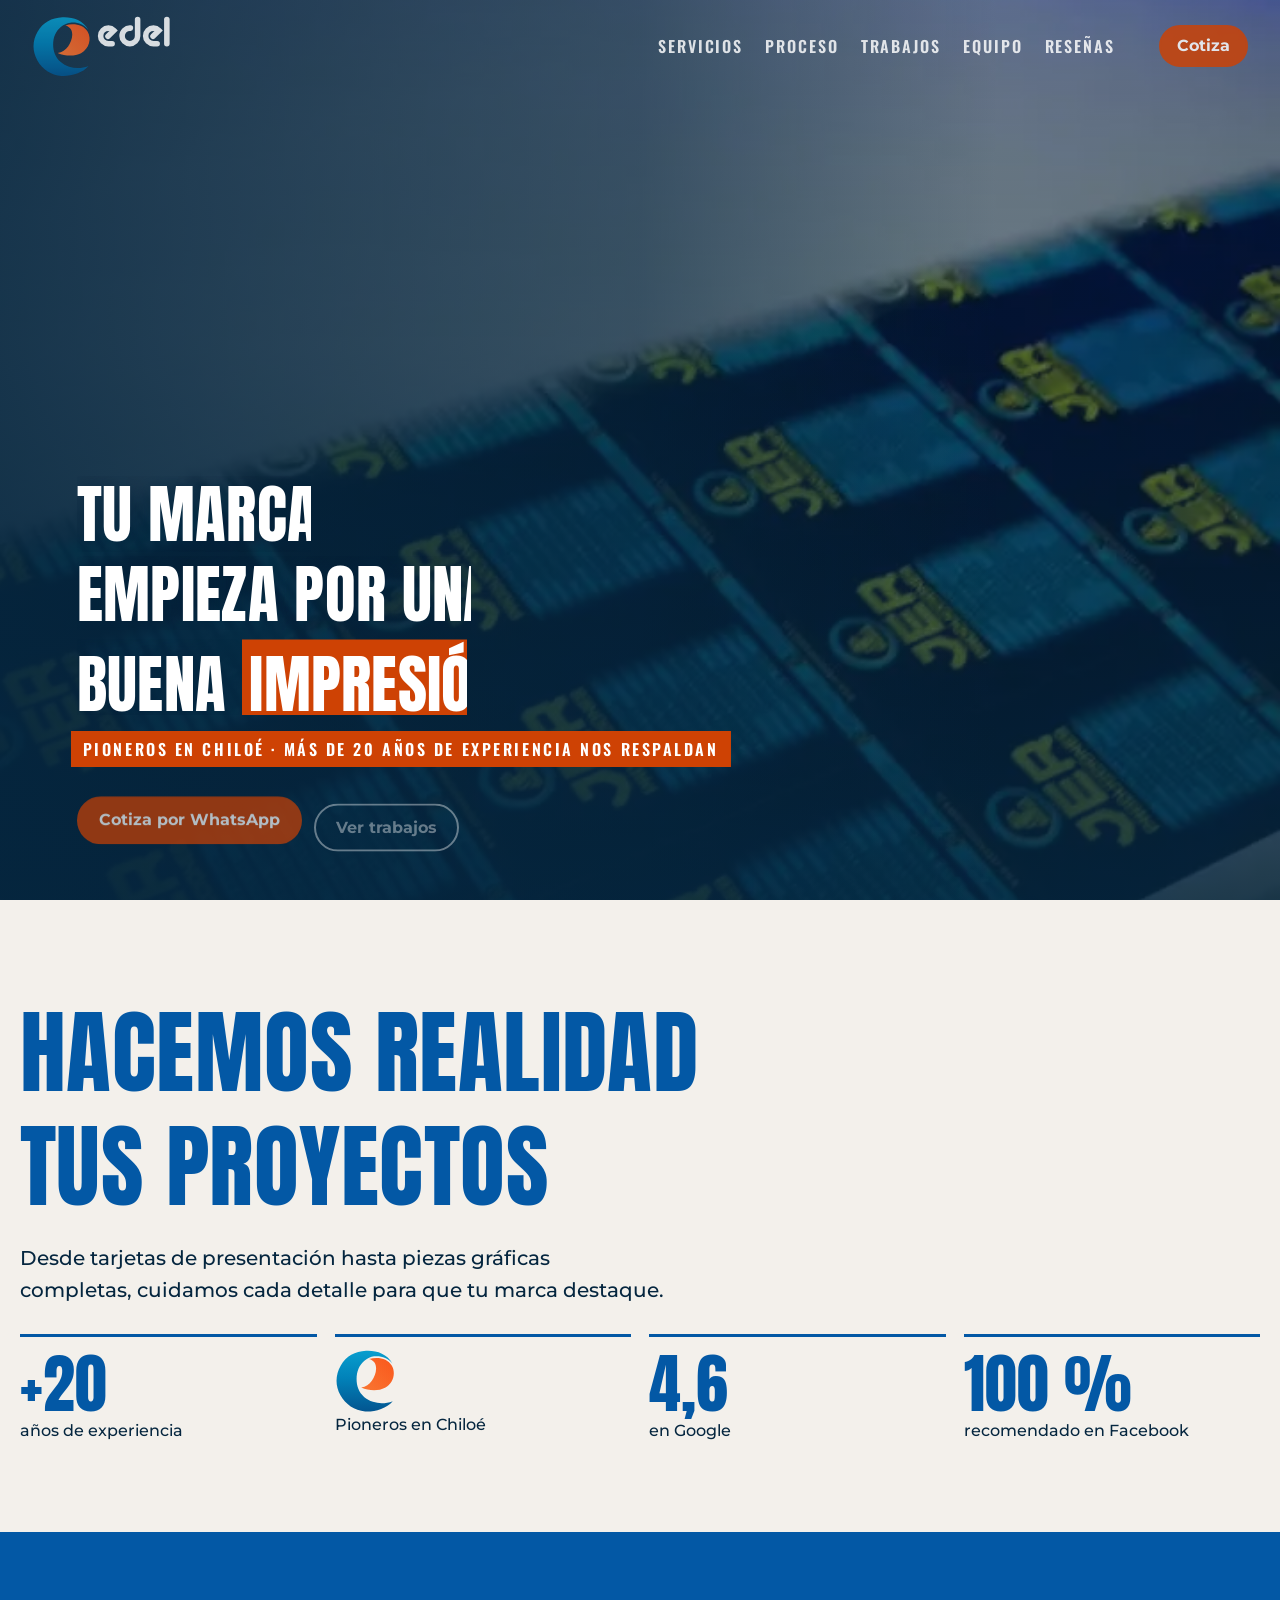
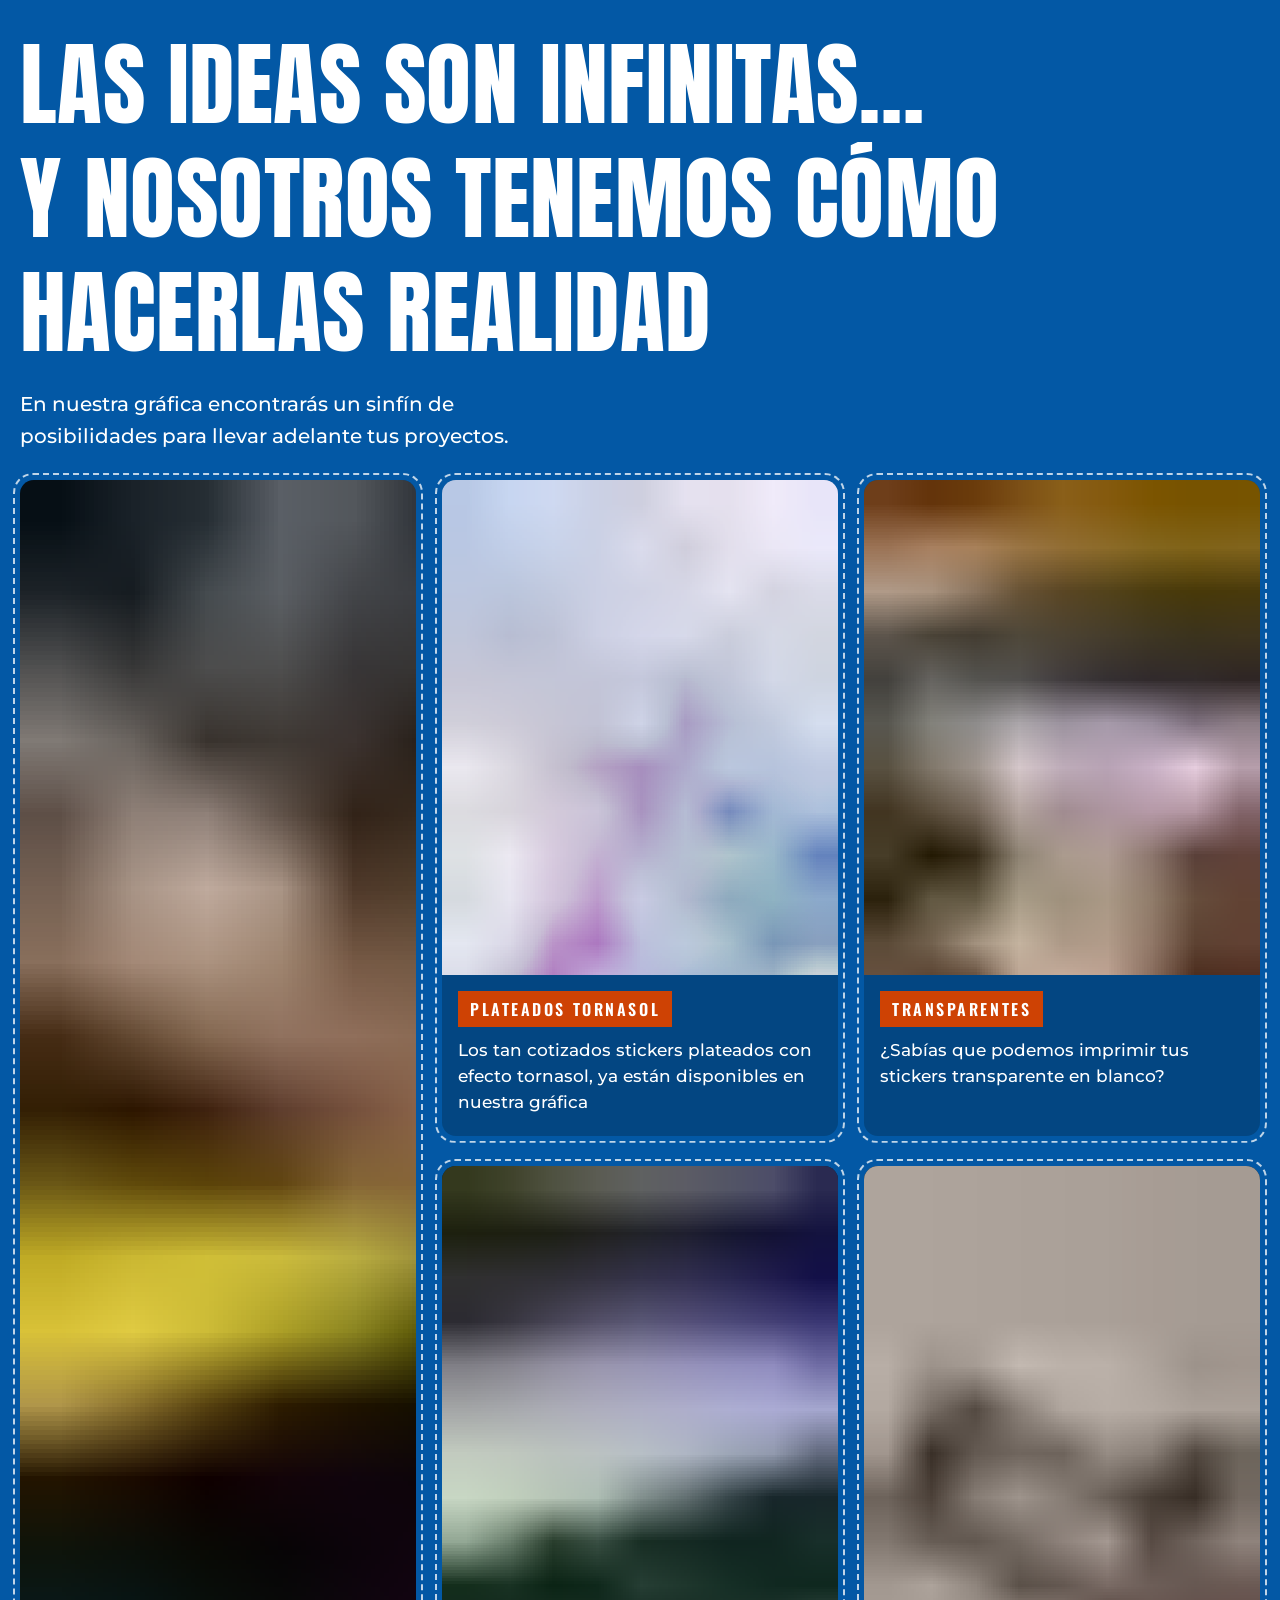
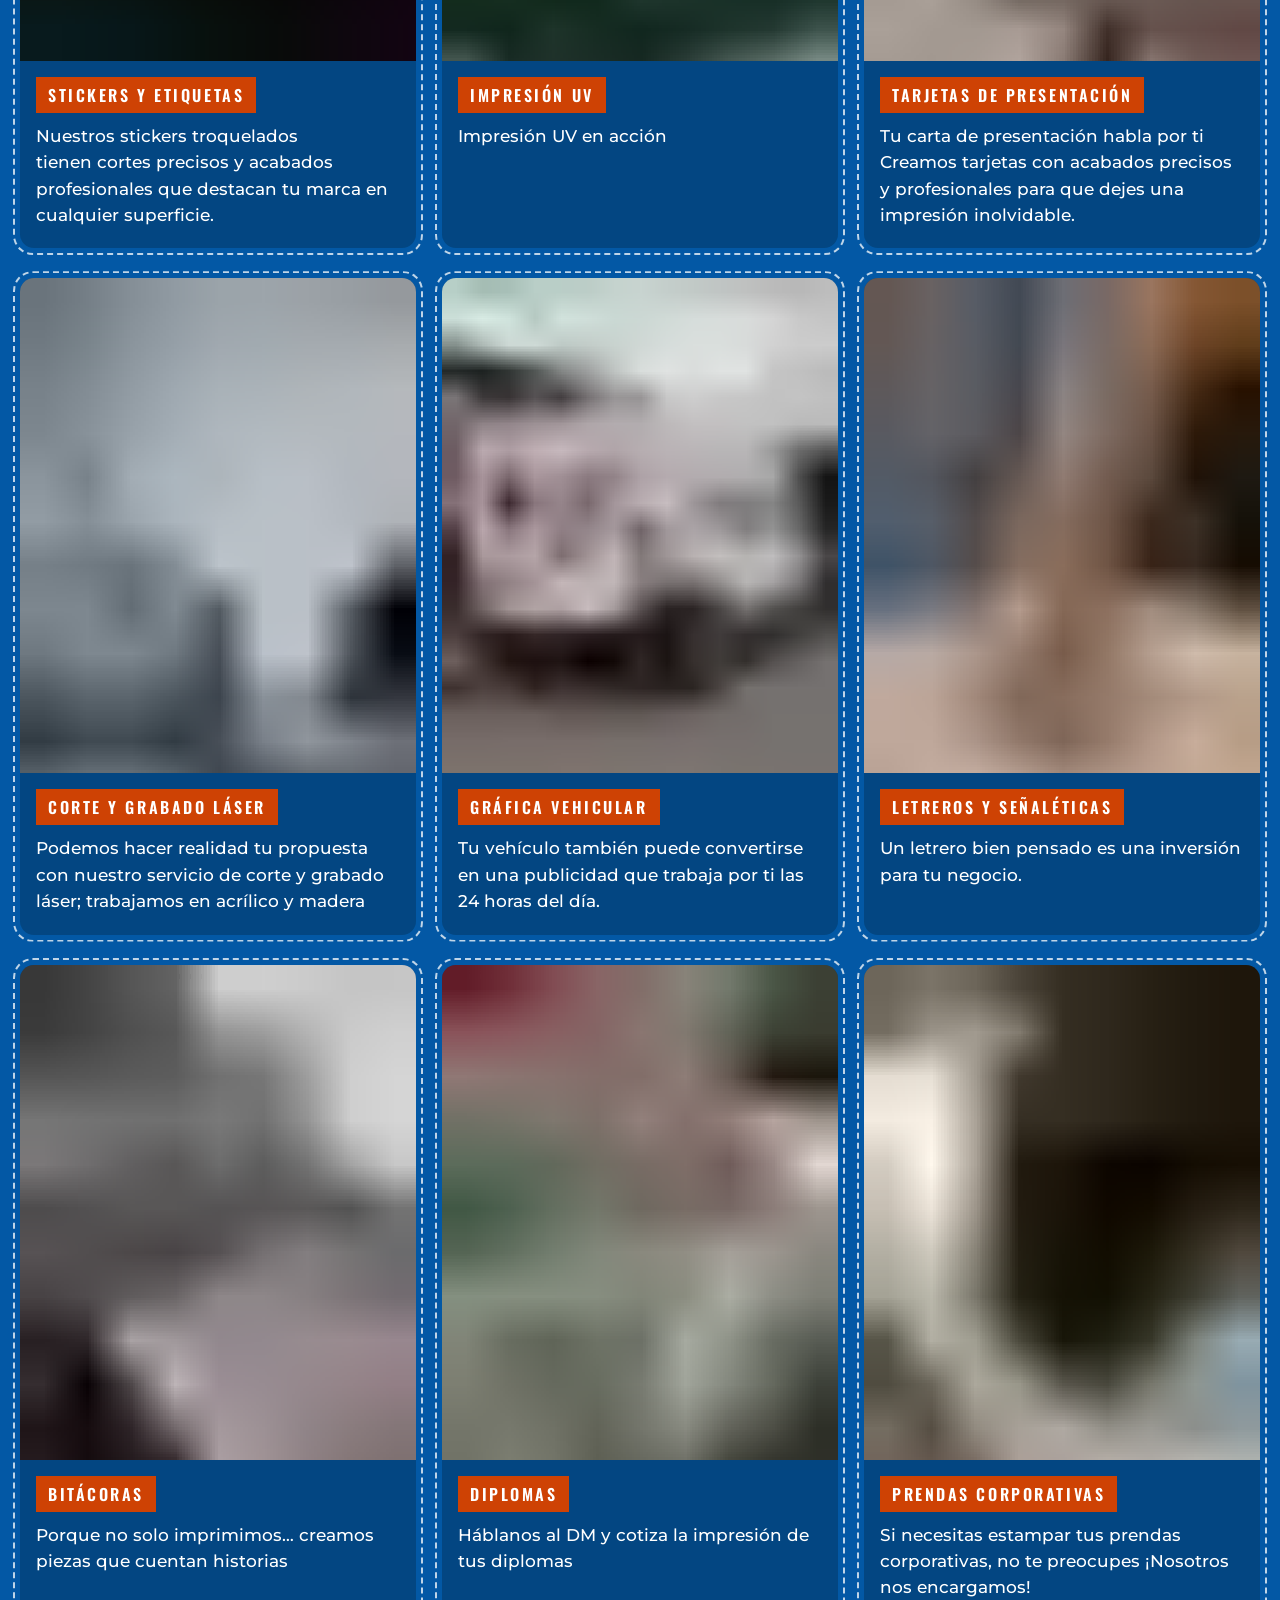
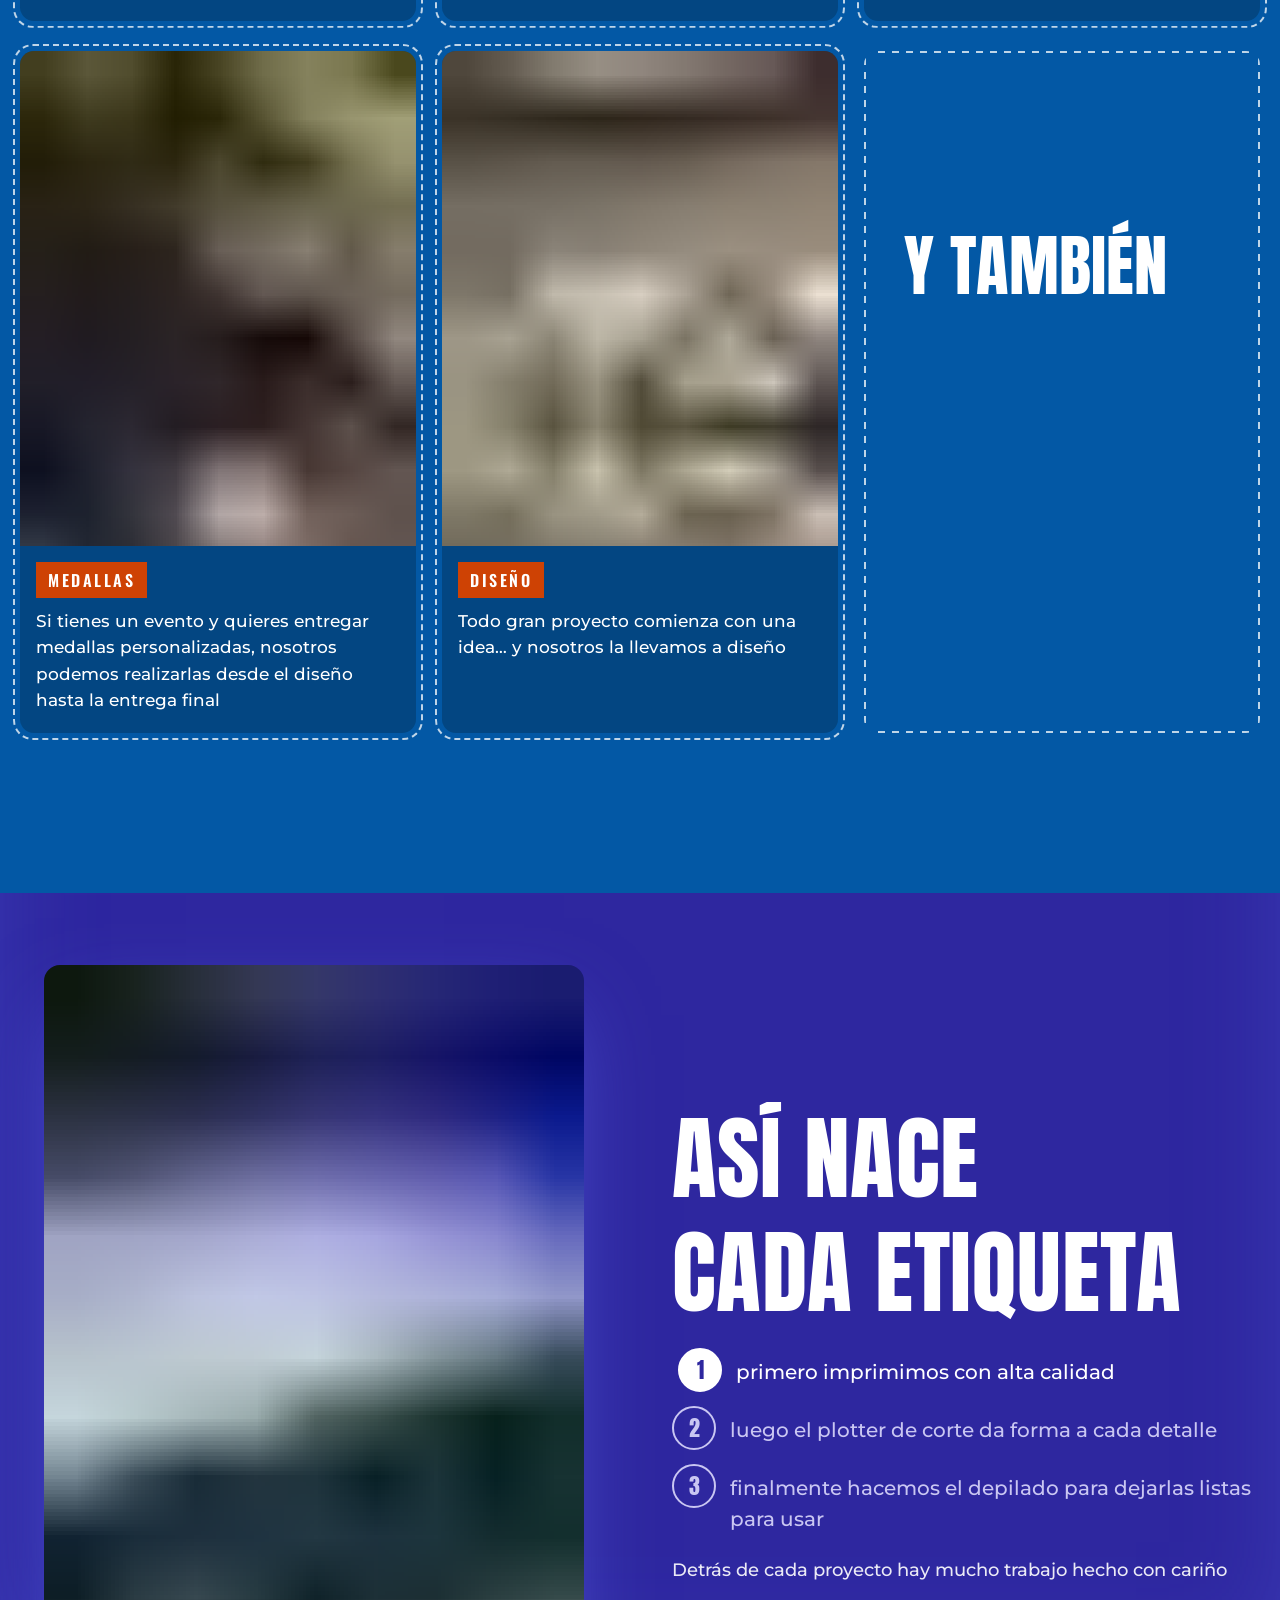
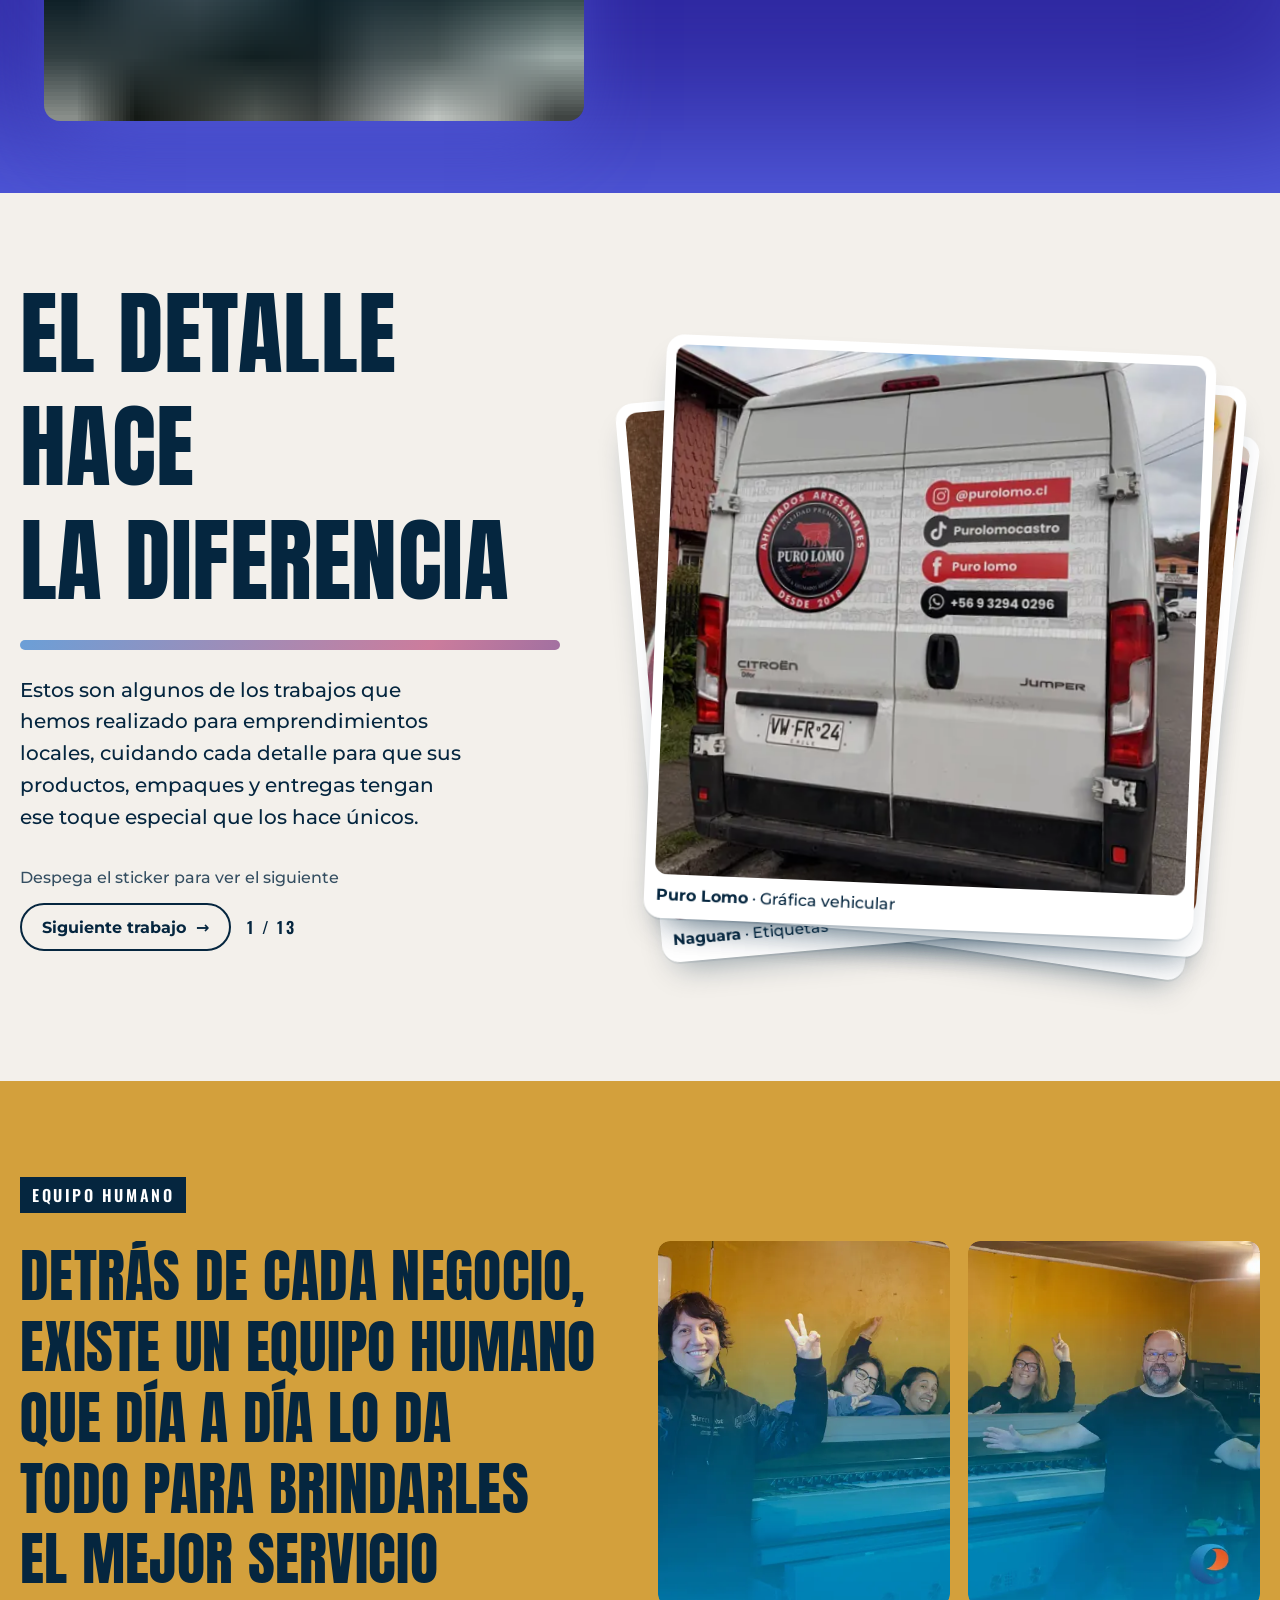
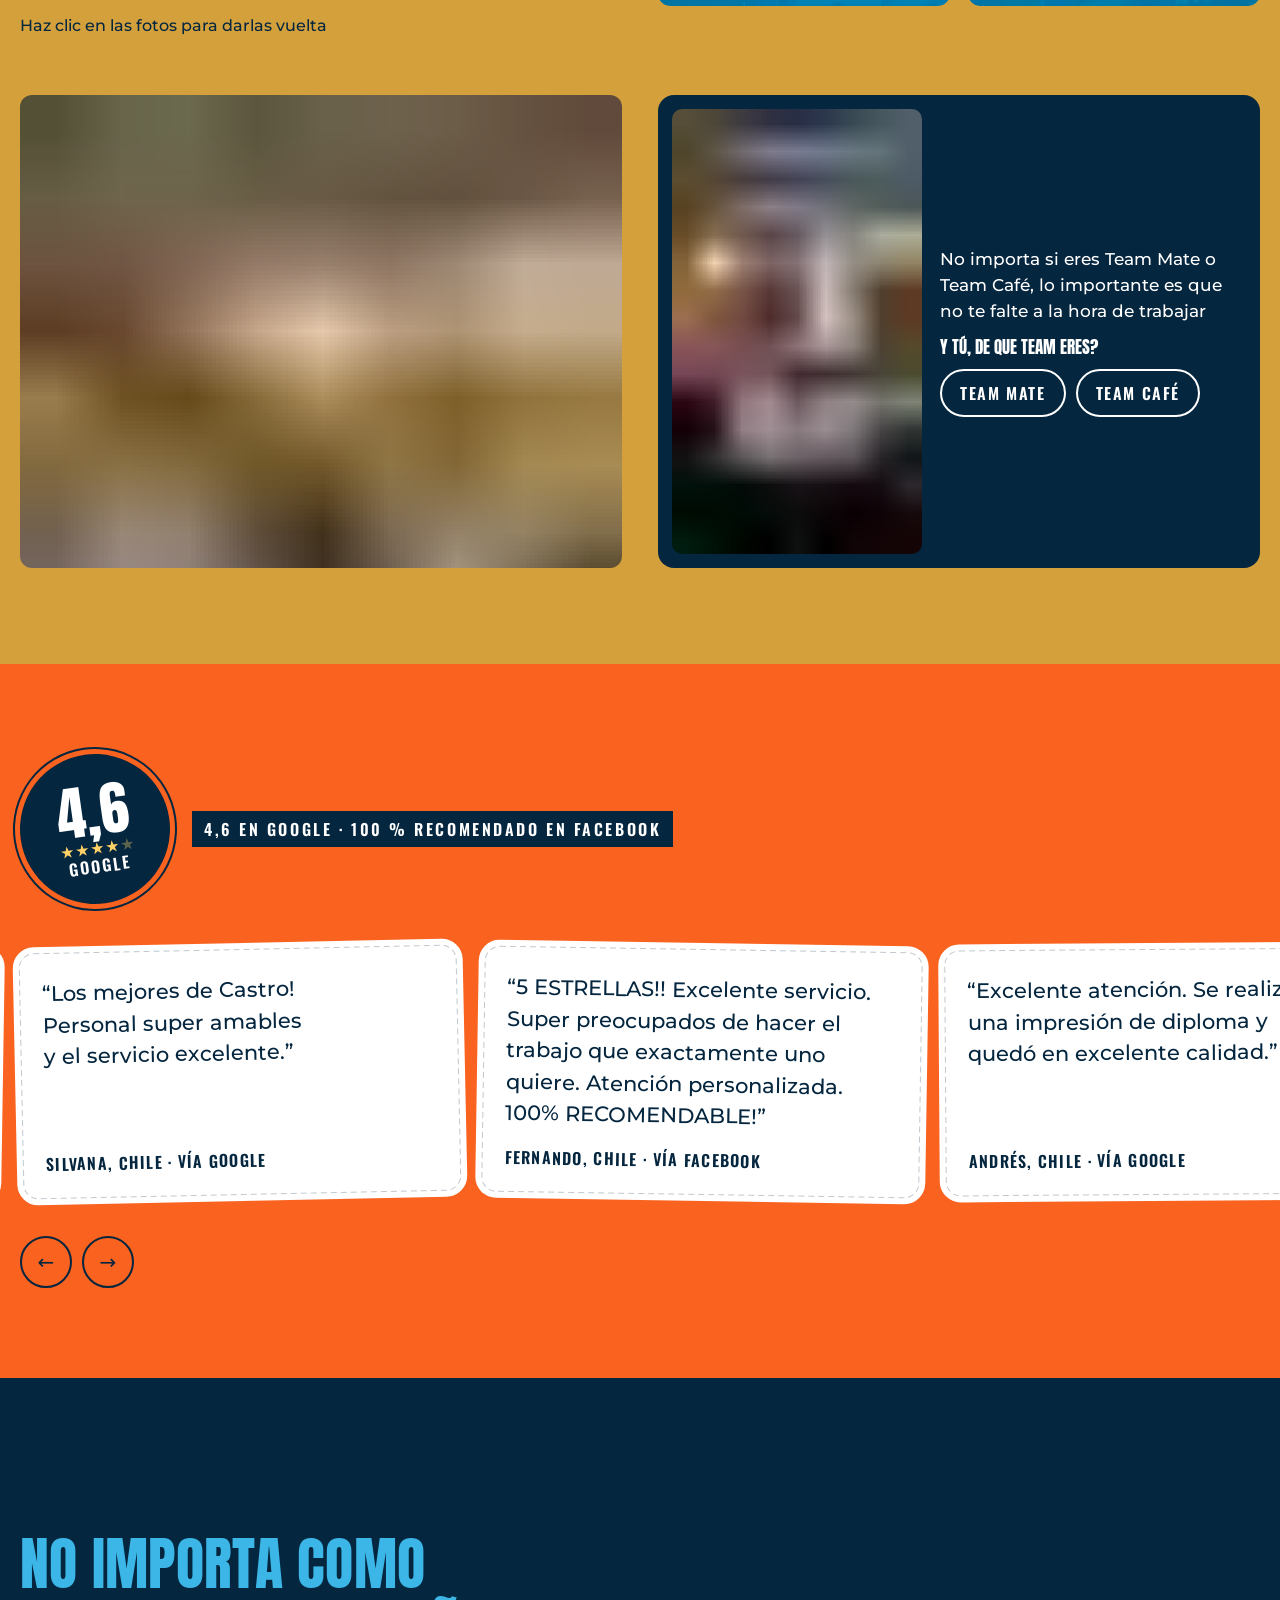
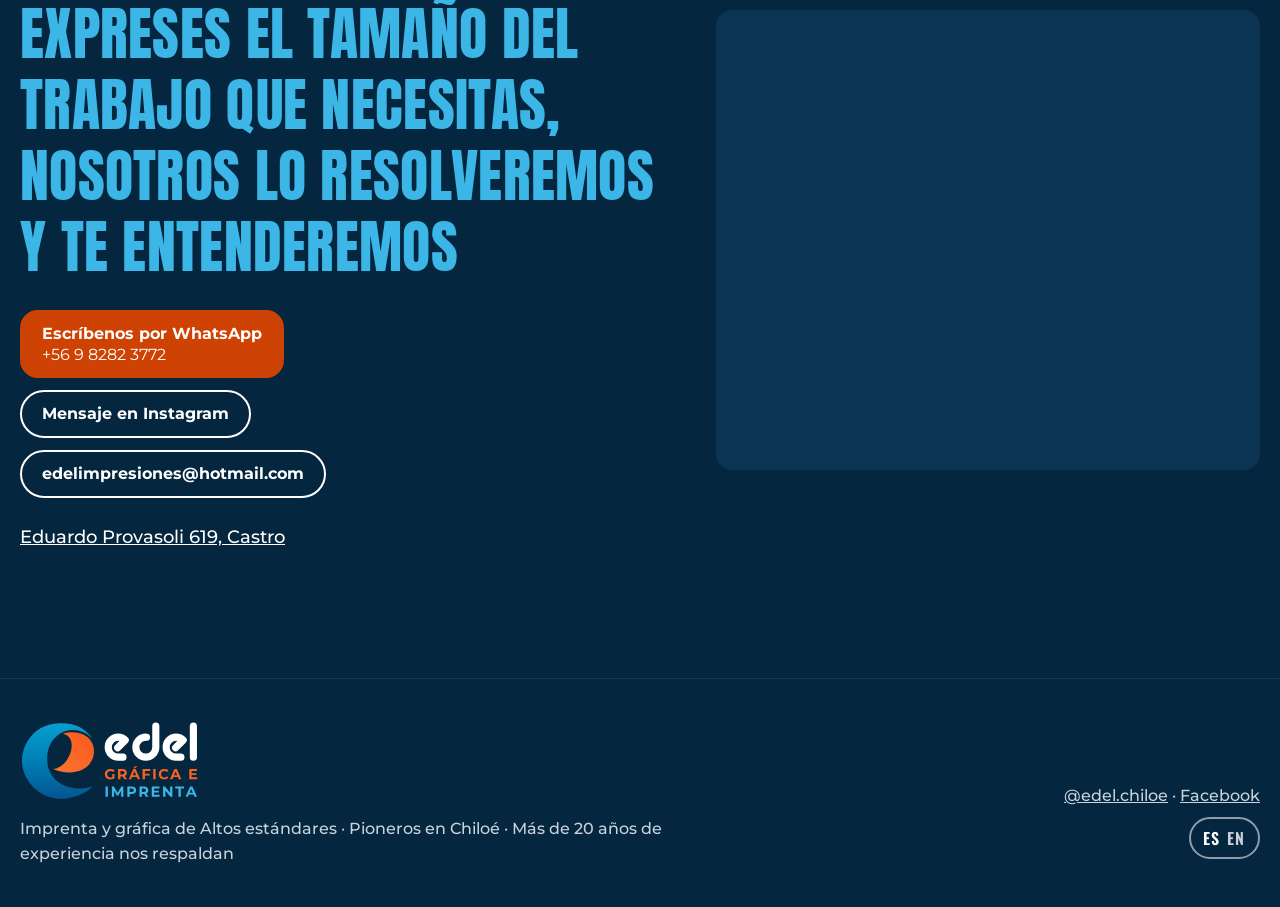
<file: nueva_v10/index.html>
<!doctype html>
<html lang="es" data-lang="es">
<head>
<meta charset="utf-8">
<style>html{background:#05263f}#ov{visibility:hidden}</style>
<meta name="viewport" content="width=device-width,initial-scale=1,viewport-fit=cover">
<title>Edel Impresiones · Imprenta y gráfica en Castro, Chiloé</title>
<meta name="description" content="Edel Impresiones, imprenta y gráfica en Castro, Chiloé: stickers y etiquetas, impresión UV, corte y grabado láser, gráfica vehicular, letreros y más. Cotiza por WhatsApp." data-meta-en="Edel Impresiones, print and graphics shop in Castro, Chiloé: stickers and labels, UV printing, laser cutting and engraving, vehicle graphics, signs and more. Get a quote on WhatsApp.">
<meta name="robots" content="noindex,nofollow">
<meta name="theme-color" content="#05263f">
<link rel="canonical" href="https://edelimpresiones.pages.dev/">
<meta property="og:type" content="website"><meta property="og:locale" content="es_CL">
<meta property="og:title" content="Edel Impresiones · Tu marca empieza por una buena impresión">
<meta property="og:description" content="Edel Impresiones, imprenta y gráfica en Castro, Chiloé: stickers y etiquetas, impresión UV, corte y grabado láser, gráfica vehicular, letreros y más. Cotiza por WhatsApp.">
<meta property="og:url" content="https://edelimpresiones.pages.dev/"><meta property="og:image" content="https://edelimpresiones.pages.dev/assets/og-edel.jpg">
<meta property="og:image:width" content="1200"><meta property="og:image:height" content="630">
<meta name="twitter:card" content="summary_large_image"><meta name="twitter:image" content="https://edelimpresiones.pages.dev/assets/og-edel.jpg">
<link rel="icon" href="../brand/favicon.svg" type="image/svg+xml"><link rel="icon" href="../brand/favicon.ico" sizes="any">
<link rel="apple-touch-icon" href="../brand/png/favicon-180.png">
<link rel="preload" href="../assets/fonts/anton-latin-400-normal.woff2" as="font" type="font/woff2" crossorigin>
<link rel="preload" href="../assets/fonts/montserrat-latin-500-normal.woff2" as="font" type="font/woff2" crossorigin>
<link rel="stylesheet" href="../css/fonts.css"><link rel="stylesheet" href="../css/tokens.css"><link rel="stylesheet" href="../css/nv10/site.css">
<script>document.documentElement.classList.add('js');try{if(localStorage.getItem('edel-lang')==='en')document.documentElement.dataset.lang='en'}catch(e){}</script>
<script type="application/ld+json">{"@context": "https://schema.org", "@type": "LocalBusiness", "name": "Edel Impresiones", "alternateName": "Imprenta y Gráfica Edel", "url": "https://edelimpresiones.pages.dev/", "image": "https://edelimpresiones.pages.dev/assets/og-edel.jpg", "logo": "https://edelimpresiones.pages.dev/brand/png/isotipo.png", "telephone": "+56982823772", "email": "edelimpresiones@hotmail.com", "address": {"@type": "PostalAddress", "streetAddress": "Eduardo Provasoli 619", "addressLocality": "Castro", "addressRegion": "Los Lagos", "addressCountry": "CL"}, "sameAs": ["https://www.instagram.com/edel.chiloe/", "https://www.facebook.com/edel.chiloe/"], "aggregateRating": {"@type": "AggregateRating", "ratingValue": "4.6", "reviewCount": "10"}}</script>
<script id="precarga" type="application/json">{"movil": [[["../assets/fonts/anton-latin-400-normal.woff2", 18612], ["../assets/fonts/montserrat-latin-400-normal.woff2", 18780], ["../assets/fonts/montserrat-latin-500-normal.woff2", 18748], ["../assets/fonts/montserrat-latin-700-normal.woff2", 18824], ["../assets/fonts/oswald-latin-600-normal.woff2", 12740], ["../assets/video/hero8-poster.webp", 44208], ["../assets/video/hero8-540b.mp4", 937124]]], "grande": [[["../assets/fonts/anton-latin-400-normal.woff2", 18612], ["../assets/fonts/montserrat-latin-400-normal.woff2", 18780], ["../assets/fonts/montserrat-latin-500-normal.woff2", 18748], ["../assets/fonts/montserrat-latin-700-normal.woff2", 18824], ["../assets/fonts/oswald-latin-600-normal.woff2", 12740], ["../assets/video/hero8-poster.webp", 44208], ["../assets/video/hero8.mp4", 3789207]]]}</script>
</head>
<body class="cargando">
<svg class="defs" width="0" height="0" aria-hidden="true" focusable="false"><defs><linearGradient id="ga" x1="0" y1="0" x2="0" y2="1"><stop offset="0" stop-color="#099ece"/><stop offset=".45" stop-color="#0182b9"/><stop offset="1" stop-color="#035590"/></linearGradient><linearGradient id="gn" x1="1" y1="0" x2="0" y2="1"><stop offset="0" stop-color="#fa571c"/><stop offset="1" stop-color="#f97732"/></linearGradient><linearGradient id="gaC" x1="0" y1="0" x2="0" y2="1"><stop offset="0" stop-color="#1aa8d8"/><stop offset=".45" stop-color="#0b90c6"/><stop offset="1" stop-color="#0a6cb0"/></linearGradient></defs></svg>
<a class="saltar" href="#contenido"><span data-en="Skip to content">Saltar al contenido</span></a>
<div id="carga" role="status" aria-live="polite">
 <svg id="ov" aria-hidden="true" preserveAspectRatio="none">
<defs>
 <clipPath id="co" clipPathUnits="userSpaceOnUse"><circle cx="263.3" cy="533.8" r="210.9"/></clipPath>
 <mask id="mkA" maskUnits="userSpaceOnUse" x="-2000" y="-2000" width="5000" height="5000"><path d="M445.48 412.35C413.91 373.36 360.36 356.43 315.81 363.07C267.64 370.25 225.78 405.65 206.77 448.31C188.07 490.31 188.32 546.6 204.1 587.72C222.22 634.93 262.1 665.41 307.81 680.4C354.56 695.74 401.66 692.98 448.12 675.3C403.75 727.52 317.22 750.76 253.19 746.82C177.2 742.14 114.31 697.87 78.58 635.06C39.07 565.61 43.67 491.63 80.03 428.3C118.93 360.56 181.84 327.64 259.33 323.83C332.55 320.24 406.61 343.52 445.48 412.35Z"/><path class="cierre" d="M445.48 412.35C413.91 373.36 360.36 356.43 315.81 363.07C267.64 370.25 225.78 405.65 206.77 448.31C188.07 490.31 188.32 546.6 204.1 587.72C222.22 634.93 262.1 665.41 307.81 680.4C354.56 695.74 401.66 692.98 448.12 675.3C403.75 727.52 317.22 750.76 253.19 746.82C177.2 742.14 114.31 697.87 78.58 635.06C39.07 565.61 43.67 491.63 80.03 428.3C118.93 360.56 181.84 327.64 259.33 323.83C332.55 320.24 406.61 343.52 445.48 412.35Z"/></mask>
 <mask id="mkN" maskUnits="userSpaceOnUse" x="-2000" y="-2000" width="5000" height="5000"><path d="M280.53 382.51C338.87 364.68 411.33 375.84 441.9 428.82C470.71 478.74 453.72 550.65 393.72 582.43C346.32 607.54 278.43 604.29 225.16 580.54C257.57 577.54 282.69 558.16 300.35 534.03C317.63 510.42 329.83 479.42 330.35 450.39C330.92 418.76 317.58 391.64 280.53 382.51Z"/><path class="cierre" d="M280.53 382.51C338.87 364.68 411.33 375.84 441.9 428.82C470.71 478.74 453.72 550.65 393.72 582.43C346.32 607.54 278.43 604.29 225.16 580.54C257.57 577.54 282.69 558.16 300.35 534.03C317.63 510.42 329.83 479.42 330.35 450.39C330.92 418.76 317.58 391.64 280.53 382.51Z"/></mask>
 <mask id="mk" maskUnits="userSpaceOnUse" x="-1e5" y="-1e5" width="2e5" height="2e5">
  <rect x="-1e5" y="-1e5" width="2e5" height="2e5" fill="#fff"/>
  <g class="ap"><circle id="hueco" cx="358.7" cy="521.1" r="0" fill="#000" clip-path="url(#co)"/></g>
 </mask>
</defs>
<rect id="velo" x="-1e5" y="-1e5" width="2e5" height="2e5" fill="#05263f" mask="url(#mk)"/>
<g class="ap">
 <path id="isoA" d="M445.48 412.35C413.91 373.36 360.36 356.43 315.81 363.07C267.64 370.25 225.78 405.65 206.77 448.31C188.07 490.31 188.32 546.6 204.1 587.72C222.22 634.93 262.1 665.41 307.81 680.4C354.56 695.74 401.66 692.98 448.12 675.3C403.75 727.52 317.22 750.76 253.19 746.82C177.2 742.14 114.31 697.87 78.58 635.06C39.07 565.61 43.67 491.63 80.03 428.3C118.93 360.56 181.84 327.64 259.33 323.83C332.55 320.24 406.61 343.52 445.48 412.35Z" fill="url(#gaC)" mask="url(#mkA)"/>
 <path id="isoN" d="M280.53 382.51C338.87 364.68 411.33 375.84 441.9 428.82C470.71 478.74 453.72 550.65 393.72 582.43C346.32 607.54 278.43 604.29 225.16 580.54C257.57 577.54 282.69 558.16 300.35 534.03C317.63 510.42 329.83 479.42 330.35 450.39C330.92 418.76 317.58 391.64 280.53 382.51Z" fill="url(#gn)" mask="url(#mkN)"/>
 <g id="pal" transform="translate(-521.5 473)">
  <g id="edel" fill="none" stroke="#fff" stroke-width="40" stroke-linecap="round" stroke-linejoin="round"><path d="M618 514H591A56 56 0 0 1 535 458A56 56 0 0 1 591 402A56 56 0 0 1 630.60 418.40L588.17 460.83" pathLength="1"/><path d="M750 402A56 56 0 0 0 690 458A56 56 0 0 0 746 514A56 56 0 0 0 802 458V340" pathLength="1"/><path d="M943 514H916A56 56 0 0 1 860 458A56 56 0 0 1 916 402A56 56 0 0 1 955.60 418.40L913.17 460.83" pathLength="1"/><path d="M1013 340V514" pathLength="1"/></g>
  <path id="sub1" d="M547.1057142857143 638.9771428571429Q540.3471428571428 638.9771428571429 534.6878571428571 636.8192857142858Q529.0285714285714 634.6614285714286 524.8349999999999 630.6714285714286Q520.6414285714285 626.6814285714286 518.3207142857143 621.3071428571429Q516.0 615.9328571428572 516.0 609.5Q516.0 603.0671428571428 518.3207142857143 597.6928571428571Q520.6414285714285 592.3185714285714 524.8757142857143 588.3285714285714Q529.11 584.3385714285714 534.81 582.1807142857142Q540.51 580.0228571428571 547.3499999999999 580.0228571428571Q554.9228571428571 580.0228571428571 560.9892857142856 582.5471428571428Q567.0557142857142 585.0714285714286 571.2085714285714 589.8757142857143L562.74 597.6928571428572Q559.6457142857142 594.4357142857143 555.9814285714285 592.8478571428572Q552.3171428571428 591.26 548.0014285714285 591.26Q543.8485714285714 591.26 540.4285714285713 592.5628571428572Q537.0085714285714 593.8657142857143 534.525 596.3085714285714Q532.0414285714286 598.7514285714286 530.6978571428572 602.09Q529.3542857142857 605.4285714285714 529.3542857142857 609.5Q529.3542857142857 613.49 530.6978571428572 616.8285714285714Q532.0414285714286 620.1671428571428 534.525 622.6507142857142Q537.0085714285714 625.1342857142857 540.3878571428571 626.4371428571428Q543.7671428571429 627.74 547.8385714285714 627.74Q551.7471428571429 627.74 555.4521428571429 626.4778571428571Q559.1571428571428 625.2157142857143 562.6585714285713 622.2028571428572L570.15 631.73Q565.5085714285714 635.2314285714285 559.3607142857143 637.1042857142857Q553.2128571428572 638.9771428571429 547.1057142857143 638.9771428571429ZM570.15 631.73 558.0985714285714 630.02V608.6042857142858H570.15Z M590.1346428571428 638.0V581.0H614.4817857142857Q626.3703571428572 581.0 632.9660714285715 586.4964285714286Q639.5617857142857 591.9928571428571 639.5617857142857 601.6828571428572Q639.5617857142857 608.0342857142857 636.5489285714286 612.635Q633.5360714285714 617.2357142857143 627.9989285714286 619.6785714285714Q622.4617857142857 622.1214285714286 614.8075 622.1214285714286H597.4632142857143L603.3260714285715 616.34V638.0ZM626.3703571428572 638.0 612.1203571428572 617.3171428571428H626.2075L640.6203571428572 638.0ZM603.3260714285715 617.8057142857143 597.4632142857143 611.6171428571429H614.0746428571429Q620.1817857142858 611.6171428571429 623.1946428571429 608.9707142857143Q626.2075 606.3242857142857 626.2075 601.6828571428572Q626.2075 596.96 623.1946428571429 594.3542857142857Q620.1817857142858 591.7485714285714 614.0746428571429 591.7485714285714H597.4632142857143L603.3260714285715 585.4785714285714Z M650.2635714285715 638.0 675.6692857142858 581.0H688.6978571428572L714.1850000000001 638.0H700.3421428571429L679.4964285714286 587.6771428571428H684.7078571428572L663.7807142857143 638.0ZM662.9664285714287 625.7857142857143 666.4678571428572 615.77H695.782142857143L699.365 625.7857142857143ZM674.7735714285716 576.3585714285715 685.7664285714287 564.6328571428572H699.4464285714287L684.7078571428573 576.3585714285715Z M727.8996428571429 638.0V581.0H770.9753571428571V591.5857142857143H741.0910714285715V638.0ZM740.1139285714286 617.2357142857143V606.65H767.4739285714286V617.2357142857143Z M787.702857142857 638.0V581.0H800.8942857142857V638.0Z M849.4603571428571 638.9771428571429Q842.8646428571428 638.9771428571429 837.2053571428571 636.8192857142858Q831.5460714285714 634.6614285714286 827.3932142857143 630.6714285714286Q823.2403571428571 626.6814285714286 820.9196428571429 621.3071428571429Q818.5989285714286 615.9328571428572 818.5989285714286 609.5Q818.5989285714286 603.0671428571428 820.9196428571429 597.6928571428571Q823.2403571428571 592.3185714285714 827.4339285714285 588.3285714285714Q831.6274999999999 584.3385714285714 837.2460714285714 582.1807142857142Q842.8646428571428 580.0228571428571 849.5417857142857 580.0228571428571Q856.9517857142857 580.0228571428571 862.9367857142856 582.587857142857Q868.9217857142856 585.1528571428571 872.9932142857143 590.12L864.5246428571428 597.9371428571428Q861.5932142857142 594.5985714285714 858.0103571428572 592.9292857142857Q854.4275 591.26 850.1932142857142 591.26Q846.2032142857142 591.26 842.8646428571428 592.5628571428572Q839.5260714285714 593.8657142857143 837.0832142857143 596.3085714285714Q834.6403571428572 598.7514285714286 833.2967857142858 602.09Q831.9532142857142 605.4285714285714 831.9532142857142 609.5Q831.9532142857142 613.5714285714286 833.2967857142858 616.91Q834.6403571428572 620.2485714285714 837.0832142857143 622.6914285714286Q839.5260714285714 625.1342857142857 842.8646428571428 626.4371428571428Q846.2032142857142 627.74 850.1932142857142 627.74Q854.4275 627.74 858.0103571428572 626.0707142857143Q861.5932142857142 624.4014285714286 864.5246428571428 620.9814285714285L872.9932142857143 628.7985714285714Q868.9217857142856 633.7657142857142 862.9367857142856 636.3714285714286Q856.9517857142857 638.9771428571429 849.4603571428571 638.9771428571429Z M881.415 638.0 906.8207142857143 581.0H919.8492857142857L945.3364285714285 638.0H931.4935714285714L910.6478571428571 587.6771428571428H915.8592857142856L894.9321428571428 638.0ZM894.1178571428571 625.7857142857143 897.6192857142856 615.77H926.9335714285714L930.5164285714285 625.7857142857143Z M989.8657142857144 638.0V581.0H1032.9414285714286V591.5857142857143H1002.9757142857143V627.4142857142857H1034.0V638.0ZM1001.9985714285715 614.2228571428572V603.9628571428572H1029.44V614.2228571428572Z" fill="#fa621f"/><path id="sub2" d="M520.0 736.0V679.0H533.1914285714286V736.0Z M555.5493877551021 736.0V679.0H566.4608163265306L590.7265306122449 719.2257142857143H584.9451020408163L608.8036734693877 679.0H619.6336734693878L619.7965306122449 736.0H607.419387755102L607.3379591836734 697.9728571428572H609.6179591836735L590.5636734693877 729.9742857142858H584.619387755102L565.1579591836735 697.9728571428572H567.9265306122448V736.0Z M642.1544897959184 736.0V679.0H666.8273469387755Q674.4816326530612 679.0 680.018775510204 681.4835714285714Q685.5559183673469 683.9671428571429 688.568775510204 688.6085714285714Q691.5816326530612 693.25 691.5816326530612 699.6828571428572Q691.5816326530612 706.0342857142857 688.568775510204 710.6757142857143Q685.5559183673469 715.3171428571428 680.018775510204 717.8007142857143Q674.4816326530612 720.2842857142857 666.8273469387755 720.2842857142857H649.4830612244898L655.3459183673469 714.34V736.0ZM655.3459183673469 715.8057142857143 649.4830612244898 709.5357142857143H666.0944897959183Q672.2016326530612 709.5357142857143 675.2144897959183 706.9300000000001Q678.2273469387754 704.3242857142857 678.2273469387754 699.6828571428572Q678.2273469387754 694.96 675.2144897959183 692.3542857142857Q672.2016326530612 689.7485714285714 666.0944897959183 689.7485714285714H649.4830612244898L655.3459183673469 683.4785714285714Z M710.6010204081633 736.0V679.0H734.9481632653061Q746.8367346938776 679.0 753.4324489795919 684.4964285714286Q760.0281632653061 689.9928571428571 760.0281632653061 699.6828571428572Q760.0281632653061 706.0342857142857 757.0153061224489 710.635Q754.0024489795918 715.2357142857143 748.465306122449 717.6785714285714Q742.9281632653061 720.1214285714286 735.2738775510204 720.1214285714286H717.9295918367347L723.7924489795919 714.34V736.0ZM746.8367346938776 736.0 732.5867346938776 715.3171428571428H746.6738775510204L761.0867346938776 736.0ZM723.7924489795919 715.8057142857143 717.9295918367347 709.6171428571429H734.5410204081633Q740.6481632653062 709.6171428571429 743.6610204081633 706.9707142857143Q746.6738775510204 704.3242857142857 746.6738775510204 699.6828571428572Q746.6738775510204 694.96 743.6610204081633 692.3542857142857Q740.6481632653062 689.7485714285714 734.5410204081633 689.7485714285714H717.9295918367347L723.7924489795919 683.4785714285714Z M779.2918367346938 736.0V679.0H822.3675510204081V689.5857142857143H792.4018367346938V725.4142857142857H823.4261224489795V736.0ZM791.424693877551 712.2228571428572V701.9628571428572H818.8661224489796V712.2228571428572Z M842.7712244897959 736.0V679.0H853.6826530612244L887.3126530612244 720.04H882.0197959183673V679.0H895.0483673469388V736.0H884.2183673469387L850.5069387755102 694.96H855.7997959183673V736.0Z M929.213469387755 736.0V689.7485714285714H910.973469387755V679.0H960.6448979591836V689.7485714285714H942.4048979591836V736.0Z M969.0785714285713 736.0 994.4842857142856 679.0H1007.512857142857L1033.0 736.0H1019.1571428571427L998.3114285714285 685.6771428571428H1003.522857142857L982.5957142857142 736.0ZM981.7814285714285 723.7857142857143 985.282857142857 713.77H1014.5971428571428L1018.1799999999998 723.7857142857143Z" fill="#3bb6e6"/>
 </g>
</g>
</svg>
 <p class="pct"><span id="pct">0</span> %<span class="sr" data-en="Loading Edel Impresiones">Cargando Edel Impresiones</span></p>
</div>

<header class="nav" id="nav">
 <a class="nav-logo" href="#portada" aria-label="Edel Impresiones"><svg class="logo-nav" viewBox="40 300 1010 460" aria-hidden="true"><path d="M445.48 412.35C413.91 373.36 360.36 356.43 315.81 363.07C267.64 370.25 225.78 405.65 206.77 448.31C188.07 490.31 188.32 546.6 204.1 587.72C222.22 634.93 262.1 665.41 307.81 680.4C354.56 695.74 401.66 692.98 448.12 675.3C403.75 727.52 317.22 750.76 253.19 746.82C177.2 742.14 114.31 697.87 78.58 635.06C39.07 565.61 43.67 491.63 80.03 428.3C118.93 360.56 181.84 327.64 259.33 323.83C332.55 320.24 406.61 343.52 445.48 412.35Z" fill="url(#ga)"/><path d="M280.53 382.51C338.87 364.68 411.33 375.84 441.9 428.82C470.71 478.74 453.72 550.65 393.72 582.43C346.32 607.54 278.43 604.29 225.16 580.54C257.57 577.54 282.69 558.16 300.35 534.03C317.63 510.42 329.83 479.42 330.35 450.39C330.92 418.76 317.58 391.64 280.53 382.51Z" fill="url(#gn)"/><g fill="none" stroke="currentColor" stroke-width="40" stroke-linecap="round"><path d="M618 514H591A56 56 0 0 1 535 458A56 56 0 0 1 591 402A56 56 0 0 1 630.60 418.40L588.17 460.83"/><path d="M802 340V458A56 56 0 0 1 746 514A56 56 0 0 1 690 458A56 56 0 0 1 750 402"/><path d="M943 514H916A56 56 0 0 1 860 458A56 56 0 0 1 916 402A56 56 0 0 1 955.60 418.40L913.17 460.83"/><path d="M1013 340V514"/></g></svg></a>
 <nav class="nav-links" aria-label="Secciones" data-aria-en="Sections">
  <a href="#servicios"><span data-en="Services">Servicios</span></a><a href="#proceso"><span data-en="Process">Proceso</span></a>
  <a href="#trabajos"><span data-en="Work">Trabajos</span></a><a href="#equipo"><span data-en="Team">Equipo</span></a><a href="#resenas"><span data-en="Reviews">Reseñas</span></a>
 </nav>
 <div class="nav-acc">
  <a class="btn btn-cot mag" href="https://wa.me/56982823772?text=Hola%20Edel%2C%20quiero%20cotizar%20un%20trabajo" data-href-en="https://wa.me/56982823772?text=Hi%20Edel%2C%20I%20would%20like%20a%20quote%20for%20a%20job" target="_blank" rel="noopener"><span data-en="Get a quote">Cotiza</span></a>
  <button class="menu-b" type="button" aria-expanded="false" aria-controls="menu"><span class="menu-ico" aria-hidden="true"></span><span class="sr" data-en="Menu">Menú</span></button>
 </div>
</header>
<div class="menu" id="menu" role="dialog" aria-modal="true" aria-label="Menú" data-aria-en="Menu" hidden>
 <button class="menu-x" type="button"><span data-en="Close">Cerrar</span> <span aria-hidden="true"></span></button>
 <nav aria-label="Secciones" data-aria-en="Sections">
  <a href="#servicios"><span data-en="Services">Servicios</span></a><a href="#proceso"><span data-en="Process">Proceso</span></a><a href="#trabajos"><span data-en="Work">Trabajos</span></a>
  <a href="#equipo"><span data-en="Team">Equipo</span></a><a href="#resenas"><span data-en="Reviews">Reseñas</span></a><a href="#cotiza"><span data-en="Get a quote">Cotiza</span></a>
 </nav>
 <a class="btn btn-wa" href="https://wa.me/56982823772?text=Hola%20Edel%2C%20quiero%20cotizar%20un%20trabajo" data-href-en="https://wa.me/56982823772?text=Hi%20Edel%2C%20I%20would%20like%20a%20quote%20for%20a%20job" target="_blank" rel="noopener"><span data-en="Get a quote on WhatsApp">Cotiza por WhatsApp</span><small>+56 9 8282 3772</small></a>
 <p class="menu-dir" lang="es">Eduardo Provasoli 619, Castro · @edel.chiloe</p>
 <p class="menu-lang"><button class="lang" type="button" aria-label="Cambiar idioma a inglés" data-aria-en="Switch language to Spanish"><span class="es">ES</span><span class="en">EN</span></button></p>
</div>

<main id="contenido">
<section class="s-portada" id="portada">
 <div class="hero-v"><video class="vid hero-video" muted playsinline loop preload="none" poster="../assets/video/hero8-poster.webp" style="background-image:url([data-uri])" aria-label="Máquinas de Edel imprimiendo y cortando: impresora UV, plotter de corte y depilado de stickers" data-aria-en="Edel machines printing and cutting: UV printer, cutting plotter and sticker weeding" data-src-movil="../assets/video/hero8-540b.mp4" data-src-grande="../assets/video/hero8.mp4"></video></div>
 <div class="hero-t">
  <h1 class="h1" lang="es"><span class="ln"><span>Tu marca</span></span><span class="ln"><span>empieza por una</span></span><span class="ln"><span>buena <em>impresión</em></span></span></h1>
  <p class="glosa-h" lang="en" hidden>Your brand starts with a good impression</p>
  <p class="banda b-nar" lang="es">Pioneros en Chiloé · Más de 20 años de experiencia nos respaldan</p>
  <div class="hero-b"><a class="btn btn-wa mag" href="https://wa.me/56982823772?text=Hola%20Edel%2C%20quiero%20cotizar%20un%20trabajo" data-href-en="https://wa.me/56982823772?text=Hi%20Edel%2C%20I%20would%20like%20a%20quote%20for%20a%20job" target="_blank" rel="noopener"><span data-en="Get a quote on WhatsApp">Cotiza por WhatsApp</span></a>
  <a class="btn btn-l mag" href="#trabajos"><span data-en="See our work">Ver trabajos</span></a></div>
 </div>
</section>

<section class="s-intro" id="intro">
 <div class="w">
  <h2 class="h2" lang="es"><span class="ln"><span>Hacemos realidad</span></span><span class="ln"><span>tus proyectos</span></span></h2>
  <p class="glosa-h" lang="en" hidden>We make your projects happen</p>
  <p class="lead" lang="es">Desde tarjetas de presentación hasta piezas gráficas completas, cuidamos cada detalle para que tu marca destaque.</p>
  <ul class="cifras">
   <li><b data-cuenta="20">+20</b><span data-en="years of experience">años de experiencia</span></li>
   <li><b class="cifra-iso" aria-hidden="true"><img src="../brand/isotipo.svg" alt="" width="424" height="446"></b><span data-en="Pioneers in Chiloé">Pioneros en Chiloé</span></li>
   <li><b data-cuenta="4.6" data-en="4.6">4,6</b><span data-en="on Google">en Google</span></li>
   <li><b data-cuenta="100" data-en="100%">100 %</b><span data-en="recommended on Facebook">recomendado en Facebook</span></li>
  </ul>
 </div>
</section>

<section class="s-serv" id="servicios">
 <div class="w">
  <h2 class="h2" lang="es"><span class="ln"><span>Las ideas son infinitas…</span></span><span class="ln"><span>y nosotros tenemos cómo</span></span><span class="ln"><span>hacerlas realidad</span></span></h2>
  <p class="glosa-h" lang="en" hidden>Ideas are endless… and we have what it takes to make them real</p>
  <p class="lead" lang="es">En nuestra gráfica encontrarás un sinfín de posibilidades para llevar adelante tus proyectos.</p>
  <div class="serv-grid"><div class="col col-1"><article class="serv" style="order:0" data-src-ig="IG-21"><span class="troquel" aria-hidden="true"></span><div class="serv-m"><video class="vid " muted playsinline loop autoplay preload="none" data-poster="../assets/video/stickers8-poster.webp" style="background-image:url([data-uri])" aria-label="Corte y depilado de stickers troquelados" data-aria-en="Cutting and weeding die-cut stickers" data-src="../assets/video/stickers8.mp4"></video></div><div class="serv-t"><h3 class="banda" data-en="Stickers &amp; labels">Stickers y etiquetas</h3><p lang="es">Nuestros stickers troquelados tienen cortes precisos y acabados profesionales que destacan tu marca en cualquier superficie.</p></div></article><article class="serv" style="order:5" data-src-ig="IG-17"><span class="troquel" aria-hidden="true"></span><div class="serv-m"><video class="vid " muted playsinline loop autoplay preload="none" data-poster="../assets/video/laser8-poster.webp" style="background-image:url([data-uri])" aria-label="Mostrador de madera cortado con láser, armado pieza por pieza" data-aria-en="Laser-cut wooden display stand assembled piece by piece" data-src="../assets/video/laser8.mp4"></video></div><div class="serv-t"><h3 class="banda" data-en="Laser cutting &amp; engraving">Corte y grabado láser</h3><p lang="es">Podemos hacer realidad tu propuesta con nuestro servicio de corte y grabado láser; trabajamos en acrílico y madera</p></div></article><article class="serv" style="order:7" data-src-ig="IG-34"><span class="troquel" aria-hidden="true"></span><div class="serv-m"><video class="vid " muted playsinline loop autoplay preload="none" data-poster="../assets/video/letreros8-poster.webp" style="background-image:url([data-uri])" aria-label="Letrero de Pilates &amp; Skincare cortado a mano" data-aria-en="Pilates &amp; Skincare sign being hand-trimmed" data-src="../assets/video/letreros8.mp4"></video></div><div class="serv-t"><h3 class="banda" data-en="Signs &amp; wayfinding">Letreros y señaléticas</h3><p lang="es">Un letrero bien pensado es una inversión para tu negocio.</p></div></article><article class="serv" style="order:12" data-src-ig="IG-19"><span class="troquel" aria-hidden="true"></span><div class="serv-m"><video class="vid " muted playsinline loop autoplay preload="none" data-poster="../assets/video/diseno-poster.webp" style="background-image:url([data-uri])" aria-label="Diseño en pantalla antes del corte" data-aria-en="Design on screen before cutting" data-src="../assets/video/diseno.mp4"></video></div><div class="serv-t"><h3 class="banda" data-en="Design">Diseño</h3><p lang="es">Todo gran proyecto comienza con una idea… y nosotros la llevamos a diseño</p></div></article></div><div class="col col-2"><article class="serv serv-torna" style="order:1" data-src-ig="IG-29"><span class="troquel" aria-hidden="true"></span><div class="serv-m"><video class="vid " muted playsinline loop autoplay preload="none" data-poster="../assets/video/plateados-poster.webp" style="background-image:url([data-uri])" aria-label="Stickers plateados con efecto tornasol de Despensa Chiloé" data-aria-en="Holographic silver stickers for Despensa Chiloé" data-src="../assets/video/plateados.mp4"></video></div><div class="serv-t"><h3 class="banda" data-en="Holographic silver stickers">Plateados tornasol</h3><p lang="es">Los tan cotizados stickers plateados con efecto tornasol, ya están disponibles en nuestra gráfica</p></div></article><article class="serv" style="order:3" data-src-ig="IG-16"><span class="troquel" aria-hidden="true"></span><div class="serv-m"><video class="vid " muted playsinline loop autoplay preload="none" data-poster="../assets/video/uv8-poster.webp" style="background-image:url([data-uri])" aria-label="Impresora UV de Edel trabajando" data-aria-en="Edel UV printer at work" data-src="../assets/video/uv8.mp4"></video></div><div class="serv-t"><h3 class="banda" data-en="UV printing">Impresión UV</h3><p lang="es">Impresión UV en acción</p></div></article><article class="serv" style="order:6" data-src-ig="IG-39"><span class="troquel" aria-hidden="true"></span><div class="serv-m"><img class="vid" src="../assets/img/vehicular-1-1600.webp" srcset="../assets/img/vehicular-1-480.webp 480w, ../assets/img/vehicular-1-800.webp 800w, ../assets/img/vehicular-1-1200.webp 1200w, ../assets/img/vehicular-1-1600.webp 1600w" sizes="(min-width:900px) 30vw, 90vw" width="3077" height="4096" loading="lazy" decoding="async" style="background-image:url([data-uri])" alt="Furgón de Puro Lomo rotulado por Edel" data-alt-en="Puro Lomo van wrapped by Edel"></div><div class="serv-t"><h3 class="banda" data-en="Vehicle graphics">Gráfica vehicular</h3><p lang="es">Tu vehículo también puede convertirse en una publicidad que trabaja por ti las 24 horas del día.</p></div></article><article class="serv" style="order:9" data-src-ig="IG-47"><span class="troquel" aria-hidden="true"></span><div class="serv-m"><video class="vid " muted playsinline loop autoplay preload="none" data-poster="../assets/video/diplomas8-poster.webp" style="background-image:url([data-uri])" aria-label="Diplomas de Dekra impresos en la impresora UV" data-aria-en="Dekra diplomas printed on the UV printer" data-src="../assets/video/diplomas8.mp4"></video></div><div class="serv-t"><h3 class="banda" data-en="Diplomas">Diplomas</h3><p lang="es">Háblanos al DM y cotiza la impresión de tus diplomas</p></div></article><article class="serv" style="order:11" data-src-ig="IG-44"><span class="troquel" aria-hidden="true"></span><div class="serv-m"><video class="vid " muted playsinline loop autoplay preload="none" data-poster="../assets/video/medallas8-poster.webp" style="background-image:url([data-uri])" aria-label="Medallas de RevelArte: diseño, corte láser y entrega" data-aria-en="RevelArte medals: design, laser cutting and delivery" data-src="../assets/video/medallas8.mp4"></video></div><div class="serv-t"><h3 class="banda" data-en="Medals">Medallas</h3><p lang="es">Si tienes un evento y quieres entregar medallas personalizadas, nosotros podemos realizarlas desde el diseño hasta la entrega final</p></div></article></div><div class="col col-3"><article class="serv" style="order:2" data-src-ig="IG-46"><span class="troquel" aria-hidden="true"></span><div class="serv-m"><video class="vid " muted playsinline loop autoplay preload="none" data-poster="../assets/video/transparentes-poster.webp" style="background-image:url([data-uri])" aria-label="Sticker transparente impreso en blanco aplicado a un schop de Dulce Enlatta" data-aria-en="Clear sticker printed in white applied to a Dulce Enlatta beer mug" data-src="../assets/video/transparentes.mp4"></video></div><div class="serv-t"><h3 class="banda" data-en="Clear stickers">Transparentes</h3><p lang="es">¿Sabías que podemos imprimir tus stickers transparente en blanco?</p></div></article><article class="serv" style="order:4" data-src-ig="IG-23"><span class="troquel" aria-hidden="true"></span><div class="serv-m"><video class="vid " muted playsinline loop autoplay preload="none" data-poster="../assets/video/tarjetas8-poster.webp" style="background-image:url([data-uri])" aria-label="Tarjetas de presentación impresas por Edel" data-aria-en="Business cards printed by Edel" data-src="../assets/video/tarjetas8.mp4"></video></div><div class="serv-t"><h3 class="banda" data-en="Business cards">Tarjetas de presentación</h3><p lang="es">Tu carta de presentación habla por ti Creamos tarjetas con acabados precisos y profesionales para que dejes una impresión inolvidable.</p></div></article><article class="serv" style="order:8" data-src-ig="IG-25"><span class="troquel" aria-hidden="true"></span><div class="serv-m"><video class="vid " muted playsinline loop autoplay preload="none" data-poster="../assets/video/bitacoras-poster.webp" style="background-image:url([data-uri])" aria-label="Bitácoras de buceo de Chiloé Náutica: anillado y terminación" data-aria-en="Chiloé Náutica dive logbooks: binding and finish" data-src="../assets/video/bitacoras.mp4"></video></div><div class="serv-t"><h3 class="banda" data-en="Logbooks">Bitácoras</h3><p lang="es">Porque no solo imprimimos… creamos piezas que cuentan historias</p></div></article><article class="serv" style="order:10" data-src-ig="IG-42"><span class="troquel" aria-hidden="true"></span><div class="serv-m"><video class="vid " muted playsinline loop autoplay preload="none" data-poster="../assets/video/prendas-poster.webp" style="background-image:url([data-uri])" aria-label="Estampado de prendas corporativas de SSC Rental" data-aria-en="Heat-pressing SSC Rental corporate garments" data-src="../assets/video/prendas.mp4"></video></div><div class="serv-t"><h3 class="banda" data-en="Corporate apparel">Prendas corporativas</h3><p lang="es">Si necesitas estampar tus prendas corporativas, no te preocupes ¡Nosotros nos encargamos!</p></div></article></div><p class="serv-mas" style="order:99"><span class="mas-t"><span data-en="And also">Y también</span></span><span class="mas-s" lang="es"><span class="banda b-nar">Pendones,</span> <span class="banda b-nar">Rollers,</span> <span class="banda b-nar">Adhesivos</span></span></p></div>
 </div>
</section>

<section class="s-proc" id="proceso">
 <div class="proc-sticky w">
  <div class="proc-v"><video class="vid proc-video" muted playsinline loop autoplay preload="none" data-poster="../assets/video/proceso8-poster.webp" style="background-image:url([data-uri])" aria-label="Así nace cada etiqueta: impresión, plotter de corte y depilado" data-aria-en="How each label is made: printing, cutting plotter and weeding" data-src="../assets/video/proceso8.mp4"></video></div>
  <div class="proc-t">
   <h2 class="h2" lang="es"><span class="ln"><span>Así nace</span></span><span class="ln"><span>cada etiqueta</span></span></h2>
   <p class="glosa-h" lang="en" hidden>How each label is made</p>
   <ol class="pasos" data-p2="2.6" data-p3="7.3">
    <li class="on"><b>1</b><span lang="es">primero imprimimos con alta calidad</span></li>
    <li><b>2</b><span lang="es">luego el plotter de corte da forma a cada detalle</span></li>
    <li><b>3</b><span lang="es">finalmente hacemos el depilado para dejarlas listas para usar</span></li>
   </ol>
   <p class="nota" lang="es">Detrás de cada proyecto hay mucho trabajo hecho con cariño</p>
  </div>
 </div>
</section>

<section class="s-trab" id="trabajos">
 <div class="w">
  <h2 class="h2" lang="es"><span class="ln"><span>El detalle hace</span></span><span class="ln"><span>la diferencia</span></span></h2>
  <p class="glosa-h" lang="en" hidden>Detail makes the difference</p>
  <div class="tornasol" aria-hidden="true"></div>
  <p class="lead" lang="es">Estos son algunos de los trabajos que hemos realizado para emprendimientos locales, cuidando cada detalle para que sus productos, empaques y entregas tengan ese toque especial que los hace únicos.</p>
  <div class="trab-w">
   <ul class="pila" aria-label="Trabajos" data-aria-en="Work"><li class="sticker"><div class="st-m"><img class="vid" src="../assets/img/vehicular-2-1600.webp" srcset="../assets/img/vehicular-2-480.webp 480w, ../assets/img/vehicular-2-800.webp 800w, ../assets/img/vehicular-2-1200.webp 1200w, ../assets/img/vehicular-2-1600.webp 1600w" sizes="(min-width:900px) 25vw, 80vw" width="3077" height="4096" loading="lazy" decoding="async" style="background-image:url([data-uri])" alt="Parte trasera del furgón de Puro Lomo rotulado" data-alt-en="Back of the wrapped Puro Lomo van"></div><p><b>Puro Lomo</b> · <span data-en="Vehicle graphics">Gráfica vehicular</span></p></li><li class="sticker"><div class="st-m"><img class="vid" src="../assets/img/etiquetas-miel-1600.webp" srcset="../assets/img/etiquetas-miel-480.webp 480w, ../assets/img/etiquetas-miel-800.webp 800w, ../assets/img/etiquetas-miel-1200.webp 1200w, ../assets/img/etiquetas-miel-1600.webp 1600w" sizes="(min-width:900px) 25vw, 80vw" width="3072" height="4096" loading="lazy" decoding="async" style="background-image:url([data-uri])" alt="Etiquetas de Miel Chiloé" data-alt-en="Miel Chiloé labels"></div><p><b>Miel Chiloé</b> · <span data-en="Labels">Etiquetas</span></p></li><li class="sticker"><div class="st-m"><img class="vid" src="../assets/img/etiquetas-naguara-1600.webp" srcset="../assets/img/etiquetas-naguara-480.webp 480w, ../assets/img/etiquetas-naguara-800.webp 800w, ../assets/img/etiquetas-naguara-1200.webp 1200w, ../assets/img/etiquetas-naguara-1600.webp 1600w" sizes="(min-width:900px) 25vw, 80vw" width="3072" height="4096" loading="lazy" decoding="async" style="background-image:url([data-uri])" alt="Etiquetas de Naguara, galletas de membrillo" data-alt-en="Naguara quince cookie labels"></div><p><b>Naguara</b> · <span data-en="Labels">Etiquetas</span></p></li><li class="sticker"><div class="st-m"><img class="vid" src="../assets/img/etiquetas-berries-1600.webp" srcset="../assets/img/etiquetas-berries-480.webp 480w, ../assets/img/etiquetas-berries-800.webp 800w, ../assets/img/etiquetas-berries-1200.webp 1200w, ../assets/img/etiquetas-berries-1600.webp 1600w" sizes="(min-width:900px) 25vw, 80vw" width="3072" height="4096" loading="lazy" decoding="async" style="background-image:url([data-uri])" alt="Etiquetas de Berries &amp; Hielo Chiloé" data-alt-en="Berries &amp; Hielo Chiloé labels"></div><p><b>Berries &amp; Hielo Chiloé</b> · <span data-en="Labels">Etiquetas</span></p></li><li class="sticker"><div class="st-m"><img class="vid" src="../assets/img/etiquetas-xs-1200.webp" srcset="../assets/img/etiquetas-xs-480.webp 480w, ../assets/img/etiquetas-xs-800.webp 800w, ../assets/img/etiquetas-xs-1200.webp 1200w" sizes="(min-width:900px) 25vw, 80vw" width="1440" height="1920" loading="lazy" decoding="async" style="background-image:url([data-uri])" alt="Etiquetas de XS Joyas" data-alt-en="XS Joyas labels"></div><p><b>XS Joyas</b> · <span data-en="Labels">Etiquetas</span></p></li><li class="sticker"><div class="st-m"><img class="vid" src="../assets/img/senaleticas-sigma-1600.webp" srcset="../assets/img/senaleticas-sigma-480.webp 480w, ../assets/img/senaleticas-sigma-800.webp 800w, ../assets/img/senaleticas-sigma-1200.webp 1200w, ../assets/img/senaleticas-sigma-1600.webp 1600w" sizes="(min-width:900px) 25vw, 80vw" width="3072" height="4096" loading="lazy" decoding="async" style="background-image:url([data-uri])" alt="Señaléticas de Sigma en Trovicel" data-alt-en="Sigma signs on PVC foam board"></div><p><b>Sigma</b> · <span data-en="Signs">Señaléticas</span></p></li><li class="sticker"><div class="st-m"><video class="vid " muted playsinline loop autoplay preload="none" data-poster="../assets/video/plateados-poster.webp" style="background-image:url([data-uri])" aria-label="Stickers plateados con efecto tornasol de Despensa Chiloé" data-aria-en="Holographic silver stickers for Despensa Chiloé" data-src="../assets/video/plateados.mp4"></video></div><p><b>Despensa Chiloé</b> · <span data-en="Silver stickers">Stickers plateados</span></p></li><li class="sticker"><div class="st-m"><video class="vid " muted playsinline loop autoplay preload="none" data-poster="../assets/video/transparentes-poster.webp" style="background-image:url([data-uri])" aria-label="Sticker transparente impreso en blanco aplicado a un schop de Dulce Enlatta" data-aria-en="Clear sticker printed in white applied to a Dulce Enlatta beer mug" data-src="../assets/video/transparentes.mp4"></video></div><p><b>Dulce Enlatta</b> · <span data-en="Clear stickers">Stickers transparentes</span></p></li><li class="sticker"><div class="st-m"><video class="vid " muted playsinline loop autoplay preload="none" data-poster="../assets/video/trab-bitacoras8-poster.webp" style="background-image:url([data-uri])" aria-label="Bitácoras de buceo de Chiloé Náutica: anillado y terminación" data-aria-en="Chiloé Náutica dive logbooks: binding and finish" data-src="../assets/video/trab-bitacoras8.mp4"></video></div><p><b>Chiloé Náutica</b> · <span data-en="Logbooks">Bitácoras</span></p></li><li class="sticker"><div class="st-m"><video class="vid " muted playsinline loop autoplay preload="none" data-poster="../assets/video/prendas-poster.webp" style="background-image:url([data-uri])" aria-label="Estampado de prendas corporativas de SSC Rental" data-aria-en="Heat-pressing SSC Rental corporate garments" data-src="../assets/video/prendas.mp4"></video></div><p><b>SSC Rental</b> · <span data-en="Apparel">Prendas</span></p></li><li class="sticker"><div class="st-m"><video class="vid " muted playsinline loop autoplay preload="none" data-poster="../assets/video/diplomas8-poster.webp" style="background-image:url([data-uri])" aria-label="Diplomas de Dekra impresos en la impresora UV" data-aria-en="Dekra diplomas printed on the UV printer" data-src="../assets/video/diplomas8.mp4"></video></div><p><b>Dekra</b> · <span data-en="Diplomas">Diplomas</span></p></li><li class="sticker"><div class="st-m"><video class="vid " muted playsinline loop autoplay preload="none" data-poster="../assets/video/trab-medallas8-poster.webp" style="background-image:url([data-uri])" aria-label="Medallas de RevelArte: diseño, corte láser y entrega" data-aria-en="RevelArte medals: design, laser cutting and delivery" data-src="../assets/video/trab-medallas8.mp4"></video></div><p><b>RevelArte</b> · <span data-en="Medals">Medallas</span></p></li><li class="sticker"><div class="st-m"><video class="vid " muted playsinline loop autoplay preload="none" data-poster="../assets/video/trab-letreros8-poster.webp" style="background-image:url([data-uri])" aria-label="Letrero de Pilates &amp; Skincare cortado a mano" data-aria-en="Pilates &amp; Skincare sign being hand-trimmed" data-src="../assets/video/trab-letreros8.mp4"></video></div><p><b>Pilates &amp; Skincare</b> · <span data-en="Sign">Letrero</span></p></li></ul>
   <div class="pila-ui" hidden>
    <p class="pila-tip"><span data-en="Peel the sticker to see the next one">Despega el sticker para ver el siguiente</span></p>
    <button type="button" class="btn btn-l pila-next"><span data-en="Next job">Siguiente trabajo</span> →</button>
    <p class="pila-n" aria-live="polite"><span class="pila-i">1</span> / 13</p>
   </div>
  </div>
 </div>
</section>

<section class="s-equipo" id="equipo">
 <div class="w eq">
  <p class="banda b-tinta eq-band"><span data-en="Our people">Equipo humano</span></p>
  <div class="eq-t">
   <h2 class="h2 h2-m" lang="es"><span class="ln"><span>Detrás de cada negocio, existe un equipo humano que día a día lo da todo para brindarles el mejor servicio</span></span></h2>
   <p class="glosa-h" lang="en" hidden>Behind every business there's a human team giving it their all every day to give you the best service</p>
   <p class="lead eq-tip"><span class="tip-toca" data-en="Tap the photos to flip them">Toca las fotos para darlas vuelta</span><span class="tip-clic" data-en="Click the photos to flip them">Haz clic en las fotos para darlas vuelta</span></p>
  </div>
  <div class="eq-fotos">
   <button type="button" class="flip" aria-pressed="false"><span class="flip-in"><span class="flip-a"><img class="" src="../assets/img/equipo-3-1200.webp" srcset="../assets/img/equipo-3-480.webp 480w, ../assets/img/equipo-3-800.webp 800w, ../assets/img/equipo-3-1200.webp 1200w" sizes="(min-width:900px) 30vw, 50vw" width="1440" height="1800" loading="lazy" decoding="async" style="background-image:url([data-uri])" alt="El equipo de Edel saludando en el taller" data-alt-en="The Edel team waving in the workshop"></span><span class="flip-b" lang="es">En Edel Impresiones nos preocupamos de siempre ser ese equipo que le trae soluciones y cumple los proyectos que necesitan</span></span><span class="sr"><span data-en="Flip card">Girar tarjeta</span></span></button>
   <button type="button" class="flip" aria-pressed="false"><span class="flip-in"><span class="flip-a"><img class="" src="../assets/img/equipo-4-1200.webp" srcset="../assets/img/equipo-4-480.webp 480w, ../assets/img/equipo-4-800.webp 800w, ../assets/img/equipo-4-1200.webp 1200w" sizes="(min-width:900px) 30vw, 50vw" width="1440" height="1800" loading="lazy" decoding="async" style="background-image:url([data-uri])" alt="El equipo de Edel junto a la impresora" data-alt-en="The Edel team next to the printer"></span><span class="flip-b" lang="es">Gracias por siempre confiar en nosotros, seguiremos dando lo mejor</span></span><span class="sr"><span data-en="Flip card">Girar tarjeta</span></span></button>
  </div>
  <div class="eq-vid"><video class="vid " muted playsinline loop autoplay preload="none" data-poster="../assets/video/equipo-poster.webp" style="background-image:url([data-uri])" aria-label="Integrante del equipo de Edel en el taller" data-aria-en="A member of the Edel team in the workshop" data-src="../assets/video/equipo.mp4"></video></div>
  <div class="team">
   <div class="team-v"><video class="vid " muted playsinline loop autoplay preload="none" data-poster="../assets/video/team8-poster.webp" style="background-image:url([data-uri])" aria-label="Team Mate o Team Café en el escritorio de diseño" data-aria-en="Team Mate or Team Coffee at the design desk" data-src="../assets/video/team8.mp4"></video></div>
   <div class="team-t">
    <p lang="es">No importa si eres Team Mate o Team Café, lo importante es que no te falte a la hora de trabajar</p>
    <p class="team-q" lang="es">Y tú, de que Team eres?</p>
    <div class="team-b" role="group" aria-label="Elige tu equipo" data-aria-en="Pick your team">
     <button type="button" aria-pressed="false" data-team="mate">Team Mate</button><button type="button" aria-pressed="false" data-team="cafe">Team Café</button>
    </div>
    <div class="burst" aria-hidden="true"></div>
   </div>
  </div>
 </div>
</section>

<section class="s-res" id="resenas" aria-labelledby="res-h">
 <div class="w">
  <h2 class="sr" id="res-h"><span data-en="Reviews">Reseñas</span></h2>
  <div class="res-top">
   <p class="sello" aria-hidden="true"><b data-en="4.6">4,6</b><span>★★★★<i>★</i></span><small>Google</small></p>
   <p class="banda b-tinta"><span data-en="4.6 on Google · 100% recommended on Facebook">4,6 en Google · 100 % recomendado en Facebook</span></p>
  </div>
  <div class="res-pista" tabindex="0" role="region" aria-label="Reseñas" data-aria-en="Reviews"><figure class="resena"><blockquote lang="es">“Los mejores de Castro! Personal super amables y el servicio excelente.”</blockquote><figcaption>Silvana, <span data-en="Chile">Chile</span> · <span data-en="via">vía</span> Google</figcaption></figure><figure class="resena"><blockquote lang="es">“5 ESTRELLAS!! Excelente servicio. Super preocupados de hacer el trabajo que exactamente uno quiere. Atención personalizada. 100% RECOMENDABLE!”</blockquote><figcaption>Fernando, <span data-en="Chile">Chile</span> · <span data-en="via">vía</span> Facebook</figcaption></figure><figure class="resena"><blockquote lang="es">“Excelente atención. Se realizó una impresión de diploma y quedó en excelente calidad.”</blockquote><figcaption>Andrés, <span data-en="Chile">Chile</span> · <span data-en="via">vía</span> Google</figcaption></figure><figure class="resena"><blockquote lang="es">“Fue una experiencia grata, se destaca la responsabilidad y buen trato”</blockquote><figcaption>Cristian, <span data-en="Chile">Chile</span> · <span data-en="via">vía</span> Google</figcaption></figure><figure class="resena"><blockquote lang="es">“Muy responsables en la fecha de entrega.”</blockquote><figcaption>Chilwe Gourmet, <span data-en="Chile">Chile</span> · <span data-en="via">vía</span> Google</figcaption></figure><figure class="resena"><blockquote lang="es">“excelente , me encantaron como salieron mis fotos !!! totalmente recomendable , a estar siempre atentos a sus promos .”</blockquote><figcaption>Marta, <span data-en="Chile">Chile</span> · <span data-en="via">vía</span> Facebook</figcaption></figure><figure class="resena"><blockquote lang="es">“excelente calidad precio!”</blockquote><figcaption>Alan, <span data-en="Chile">Chile</span> · <span data-en="via">vía</span> Google</figcaption></figure><figure class="resena"><blockquote lang="es">“Buen servicio, 10/10”</blockquote><figcaption>Luis, <span data-en="Chile">Chile</span> · <span data-en="via">vía</span> Google</figcaption></figure></div>
  <div class="res-b"><button type="button" class="prev" aria-label="Reseña anterior" data-aria-en="Previous review">←</button><button type="button" class="next" aria-label="Reseña siguiente" data-aria-en="Next review">→</button></div>
 </div>
</section>

<section class="s-cot" id="cotiza">
 <div class="w cot">
  <div class="cot-t">
   <h2 class="h2 h2-m" lang="es"><span class="ln"><span>No importa como expreses el tamaño del trabajo que necesitas, nosotros lo resolveremos y te entenderemos</span></span></h2>
   <p class="glosa-h" lang="en" hidden>However you describe the size of the job you need, we'll understand you and get it done</p>
   <div class="cot-b">
    <a class="btn btn-wa mag" href="https://wa.me/56982823772?text=Hola%20Edel%2C%20quiero%20cotizar%20un%20trabajo" data-href-en="https://wa.me/56982823772?text=Hi%20Edel%2C%20I%20would%20like%20a%20quote%20for%20a%20job" target="_blank" rel="noopener"><span data-en="Message us on WhatsApp">Escríbenos por WhatsApp</span><small>+56 9 8282 3772</small></a>
    <a class="btn btn-l" href="https://ig.me/m/edel.chiloe" target="_blank" rel="noopener"><span data-en="Message us on Instagram">Mensaje en Instagram</span></a>
    <a class="btn btn-l" href="mailto:edelimpresiones@hotmail.com">edelimpresiones@hotmail.com</a>
   </div>
   <address><a href="https://www.google.com/maps/search/?api=1&query=Eduardo+Provasoli+619+Castro+Chile" target="_blank" rel="noopener">Eduardo Provasoli 619, Castro</a></address>
  </div>
  <div class="mapa"><iframe title="Mapa: Eduardo Provasoli 619, Castro" data-title-en="Map: Eduardo Provasoli 619, Castro" src="https://www.google.com/maps?q=Eduardo%20Provasoli%20619%2C%20Castro%2C%20Chile&output=embed" loading="lazy" referrerpolicy="no-referrer-when-downgrade"></iframe></div>
 </div>
</section>
</main>

<footer class="pie">
 <div class="w pie-w">
  <div class="pie-a"><img src="../brand/logo-horizontal-claro.svg" alt="Edel Impresiones" width="1010" height="460" loading="lazy">
  <p lang="es">Imprenta y gráfica de Altos estándares · Pioneros en Chiloé · Más de 20 años de experiencia nos respaldan</p></div>
  <div class="pie-b"><p><a href="https://www.instagram.com/edel.chiloe/" target="_blank" rel="noopener">@edel.chiloe</a> · <a href="https://www.facebook.com/edel.chiloe/" target="_blank" rel="noopener">Facebook</a></p>
  <p class="pie-lang"><button class="lang" type="button" aria-label="Cambiar idioma a inglés" data-aria-en="Switch language to Spanish"><span class="es">ES</span><span class="en">EN</span></button></p></div>
 </div>
</footer>
<script src="../vendor/gsap.min.js" defer></script><script src="../vendor/ScrollTrigger.min.js" defer></script><script src="../vendor/lenis.min.js" defer></script>
<script src="../js/nv10/site.js" defer></script>
</body>
</html>
</file>
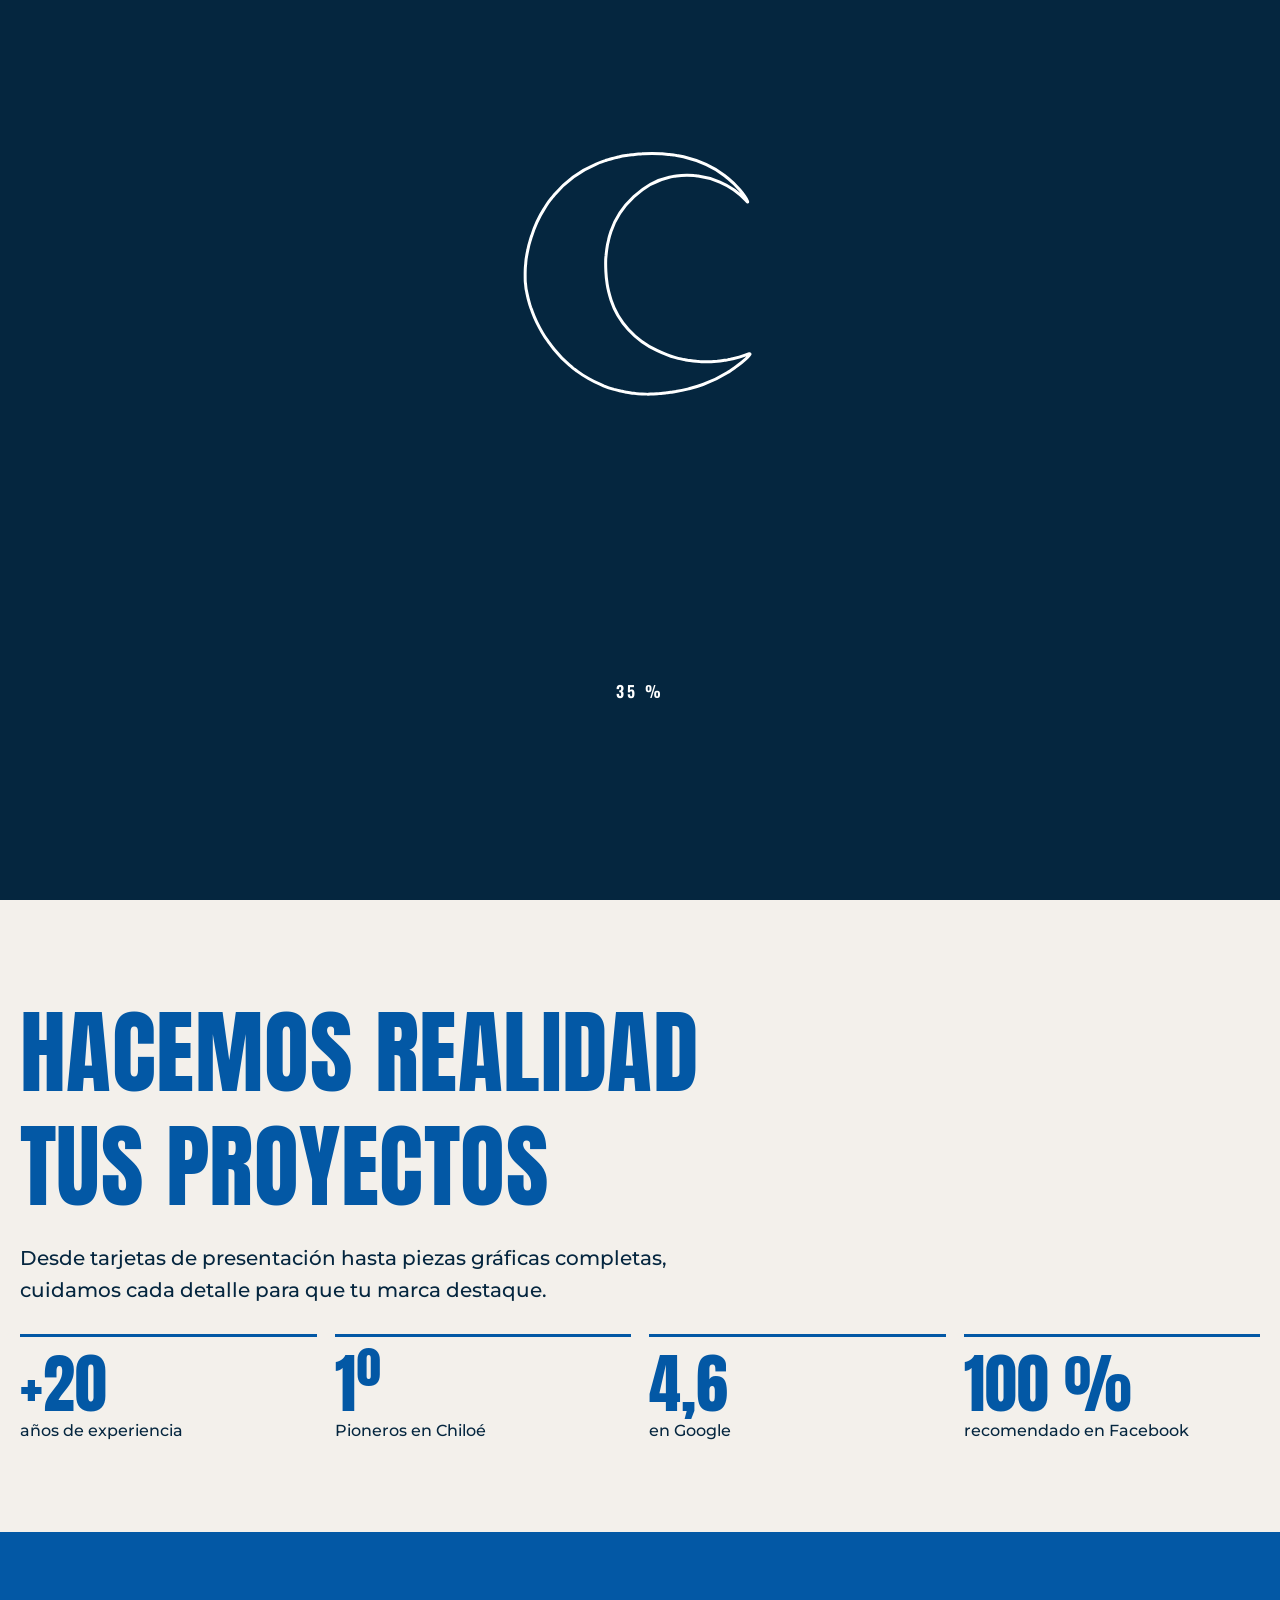
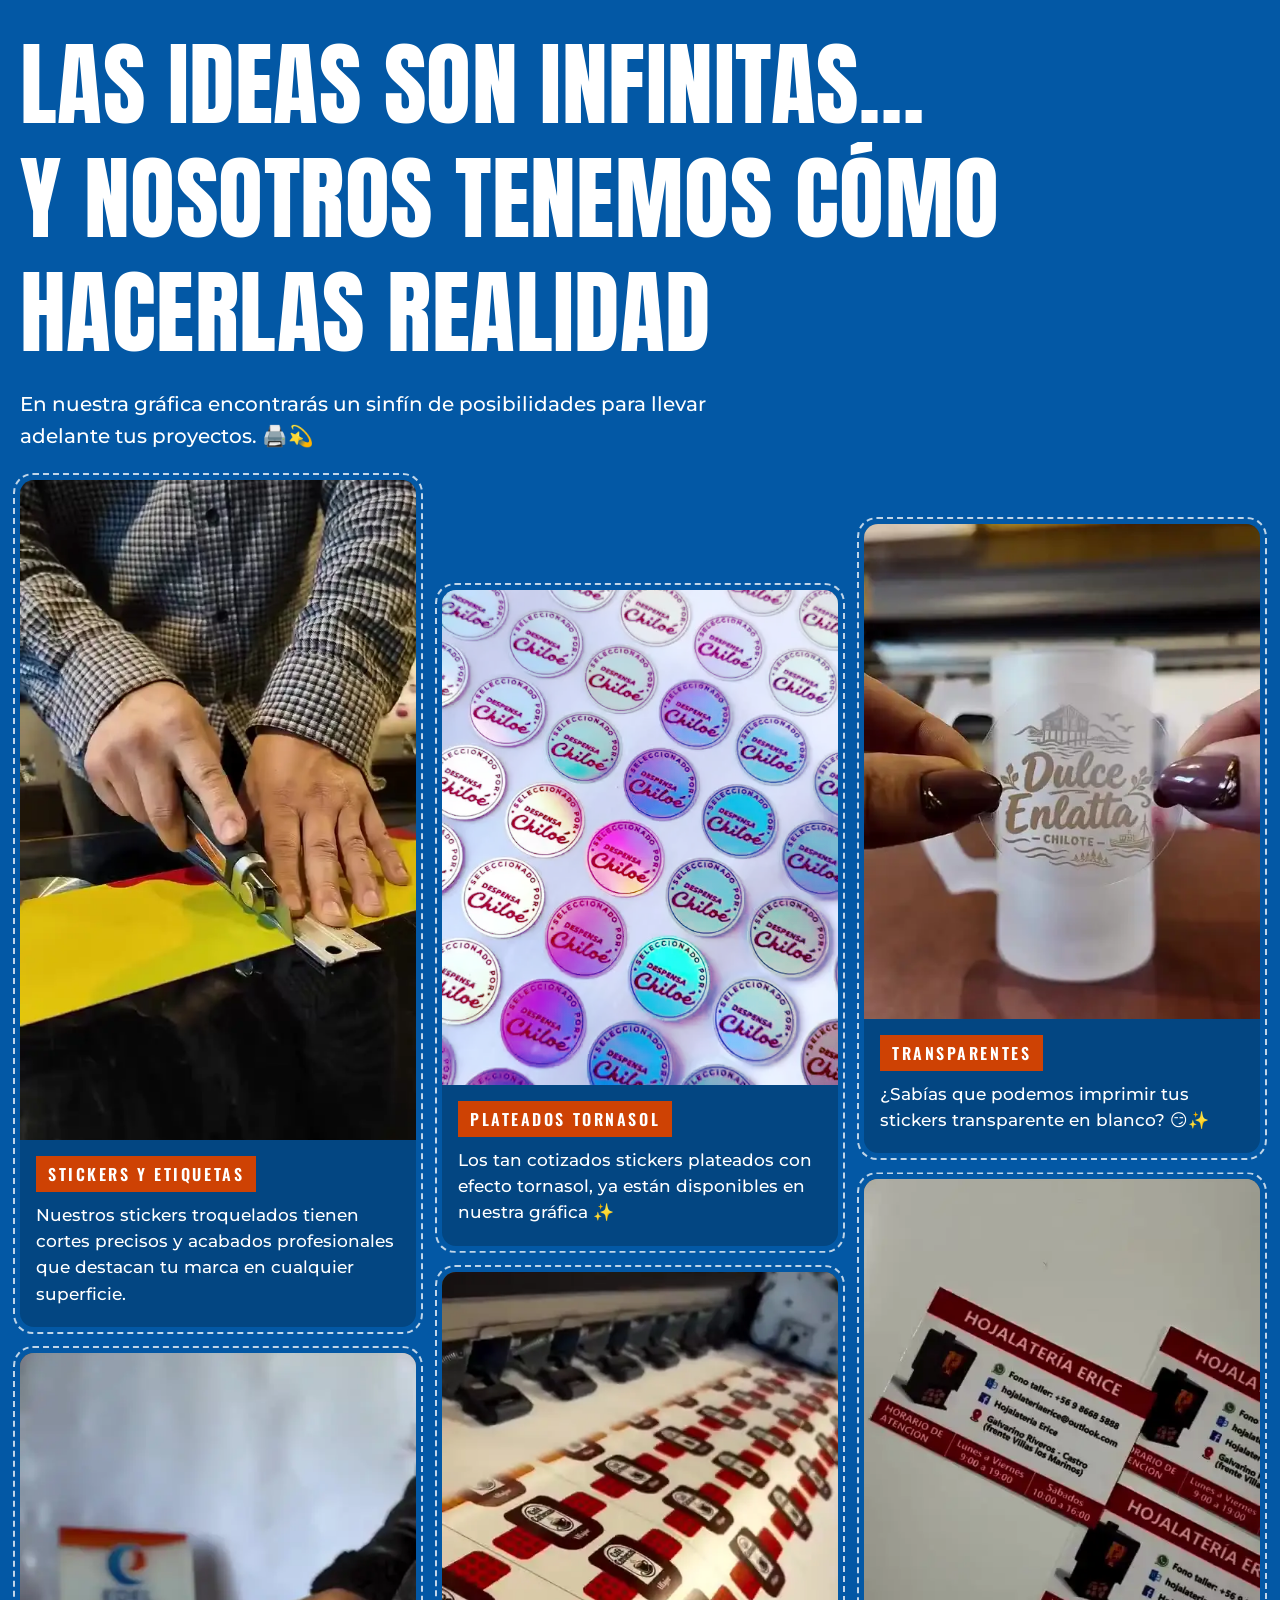
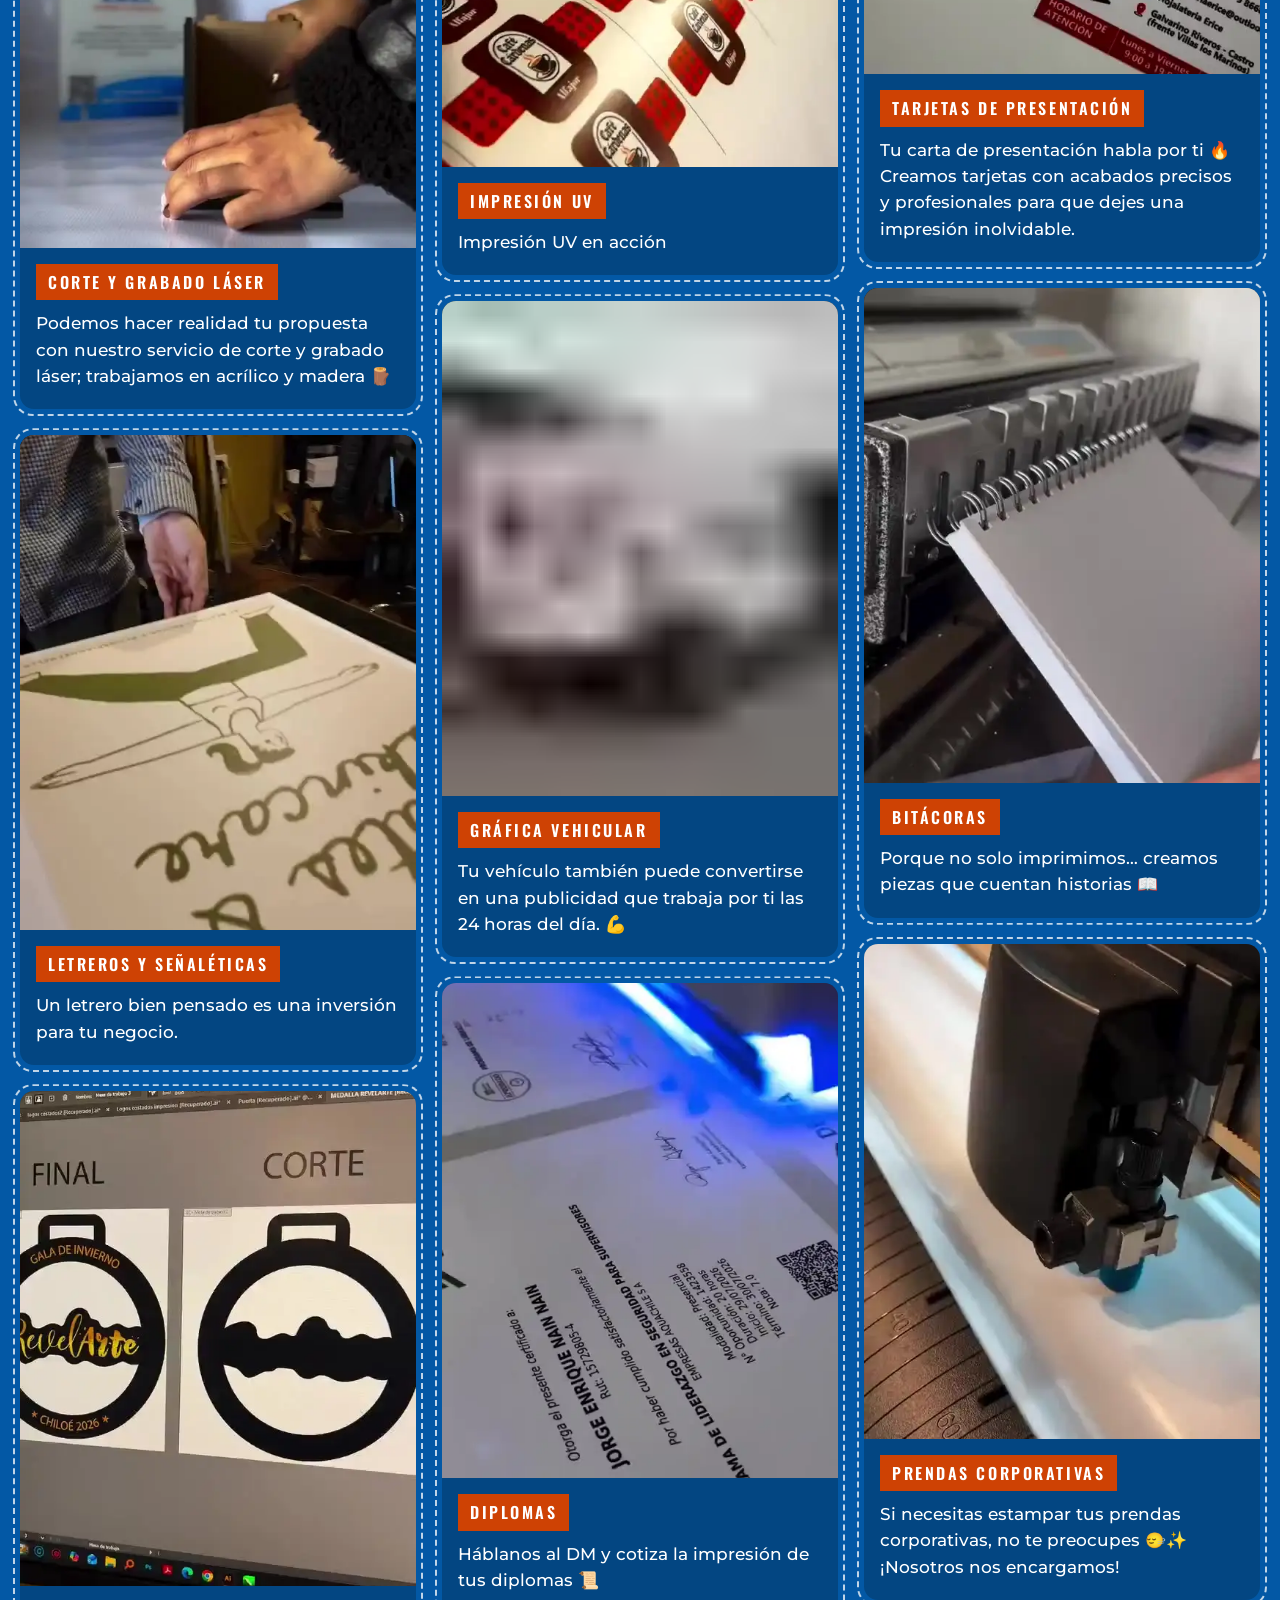
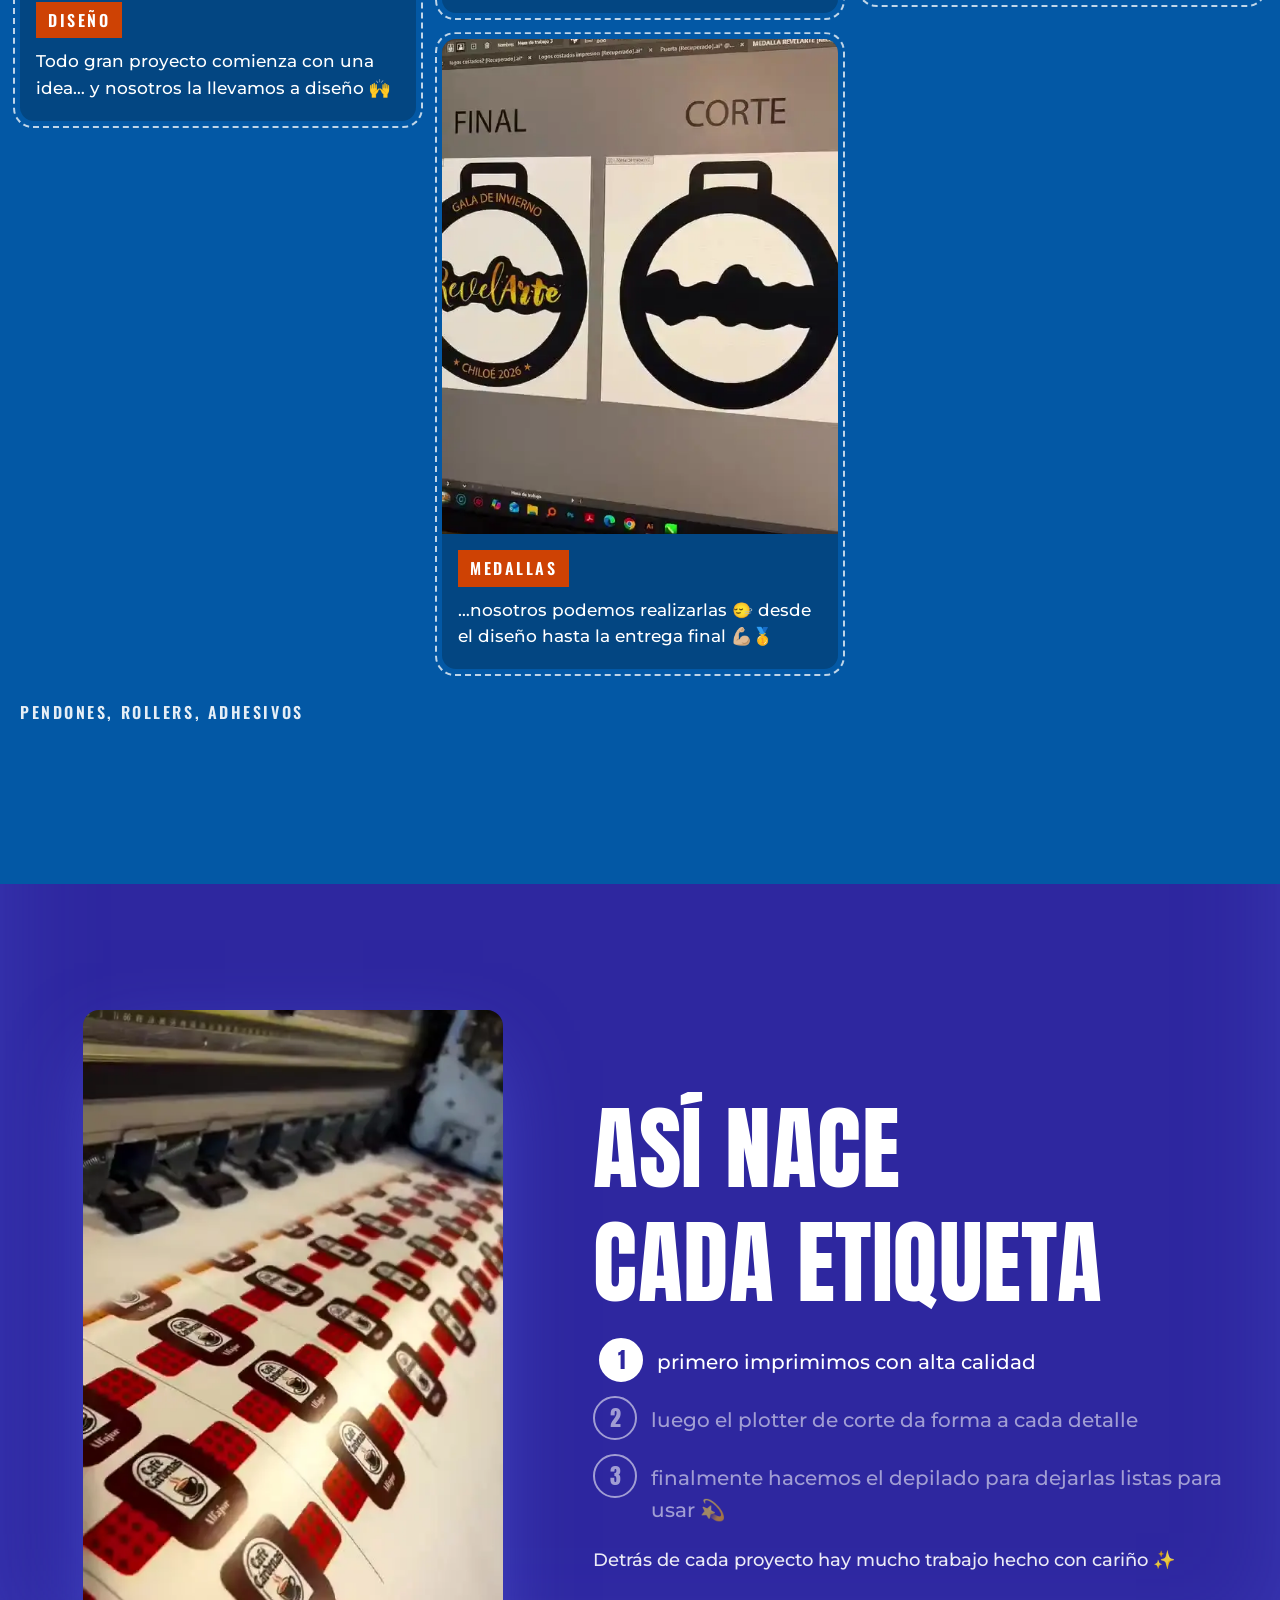
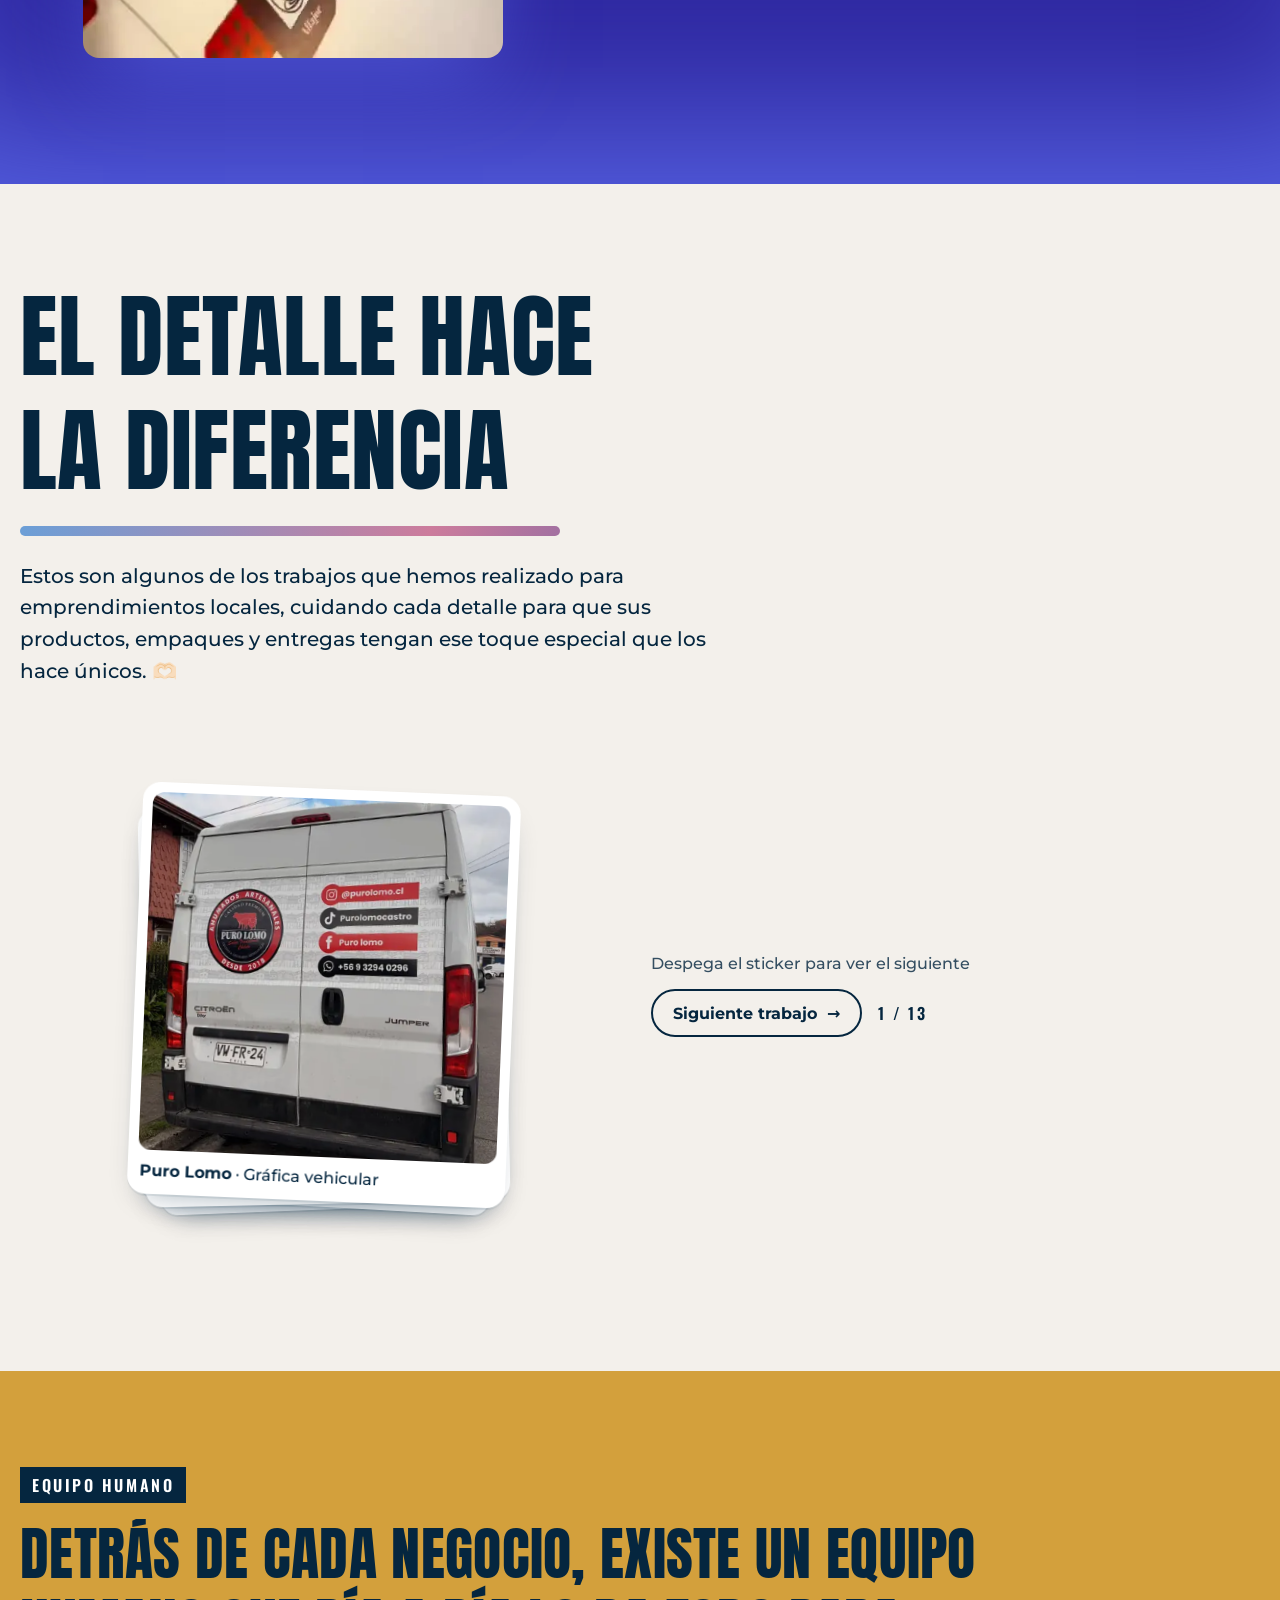
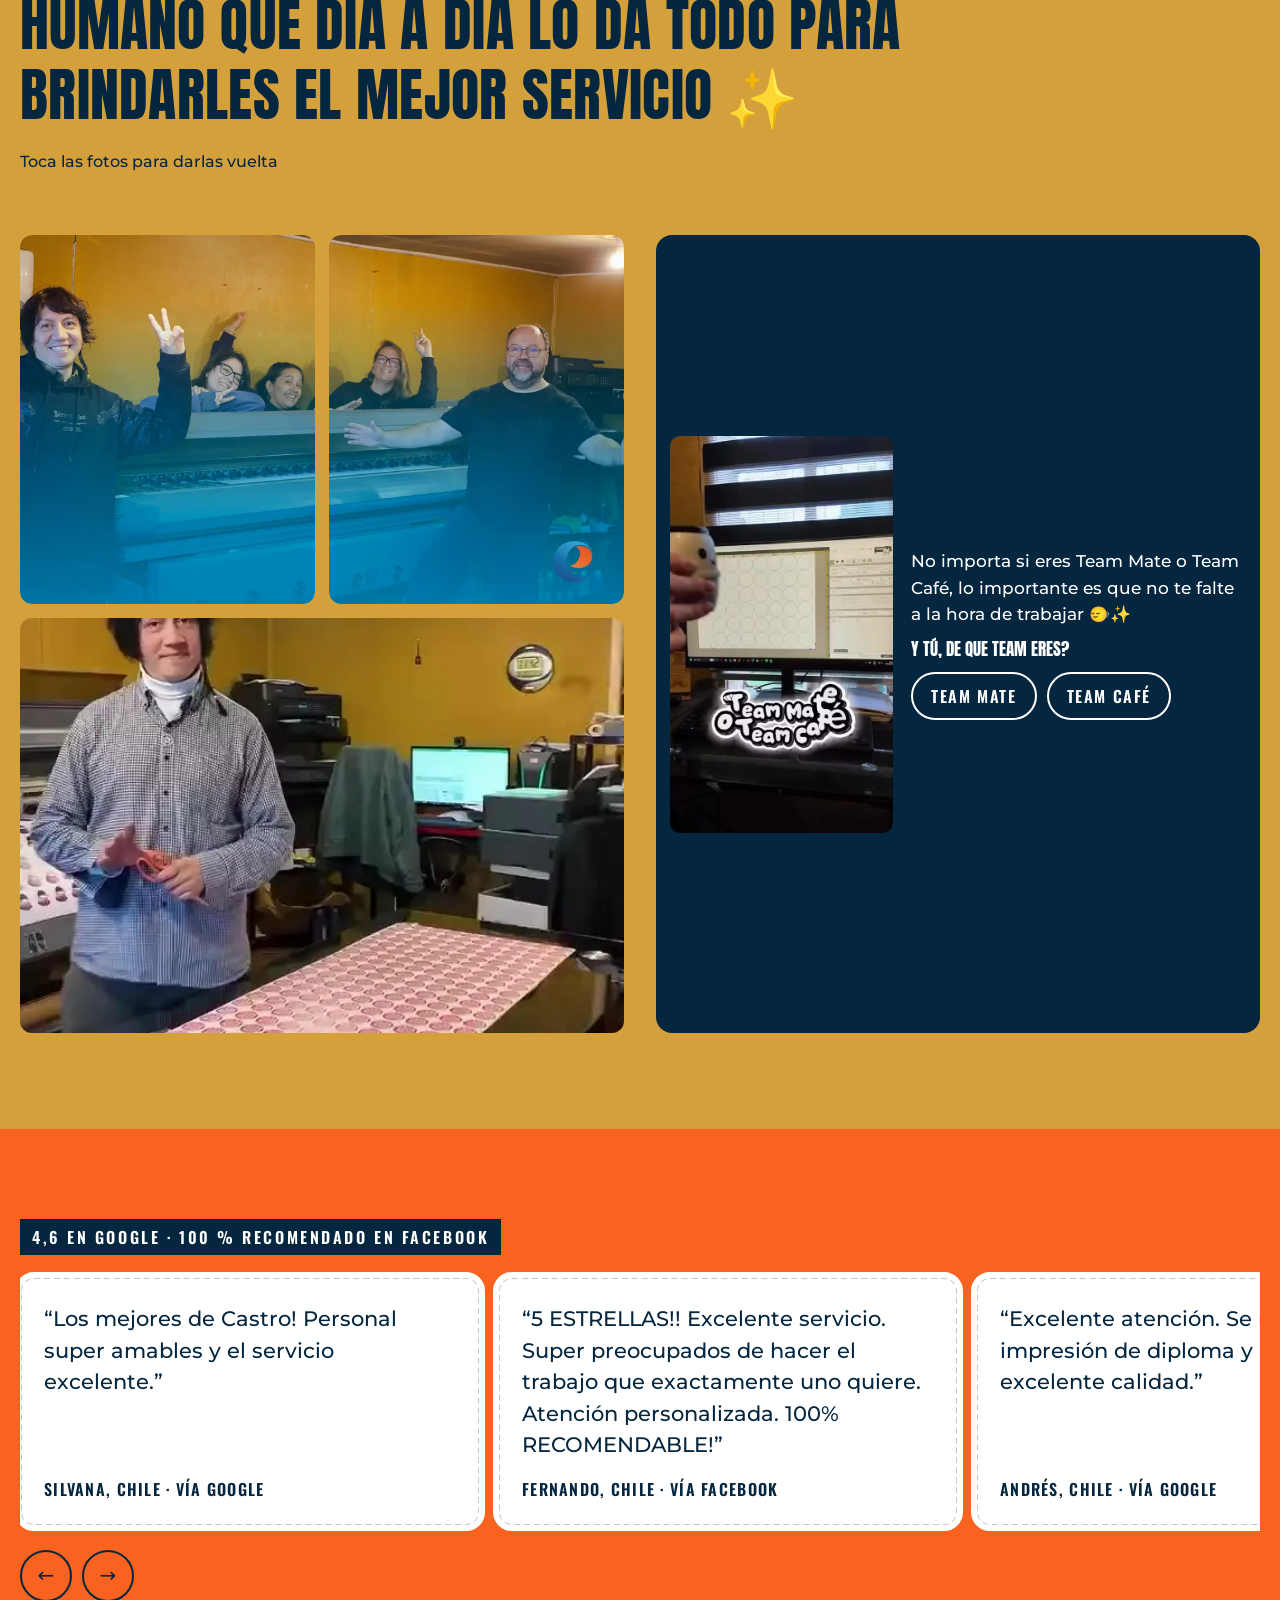
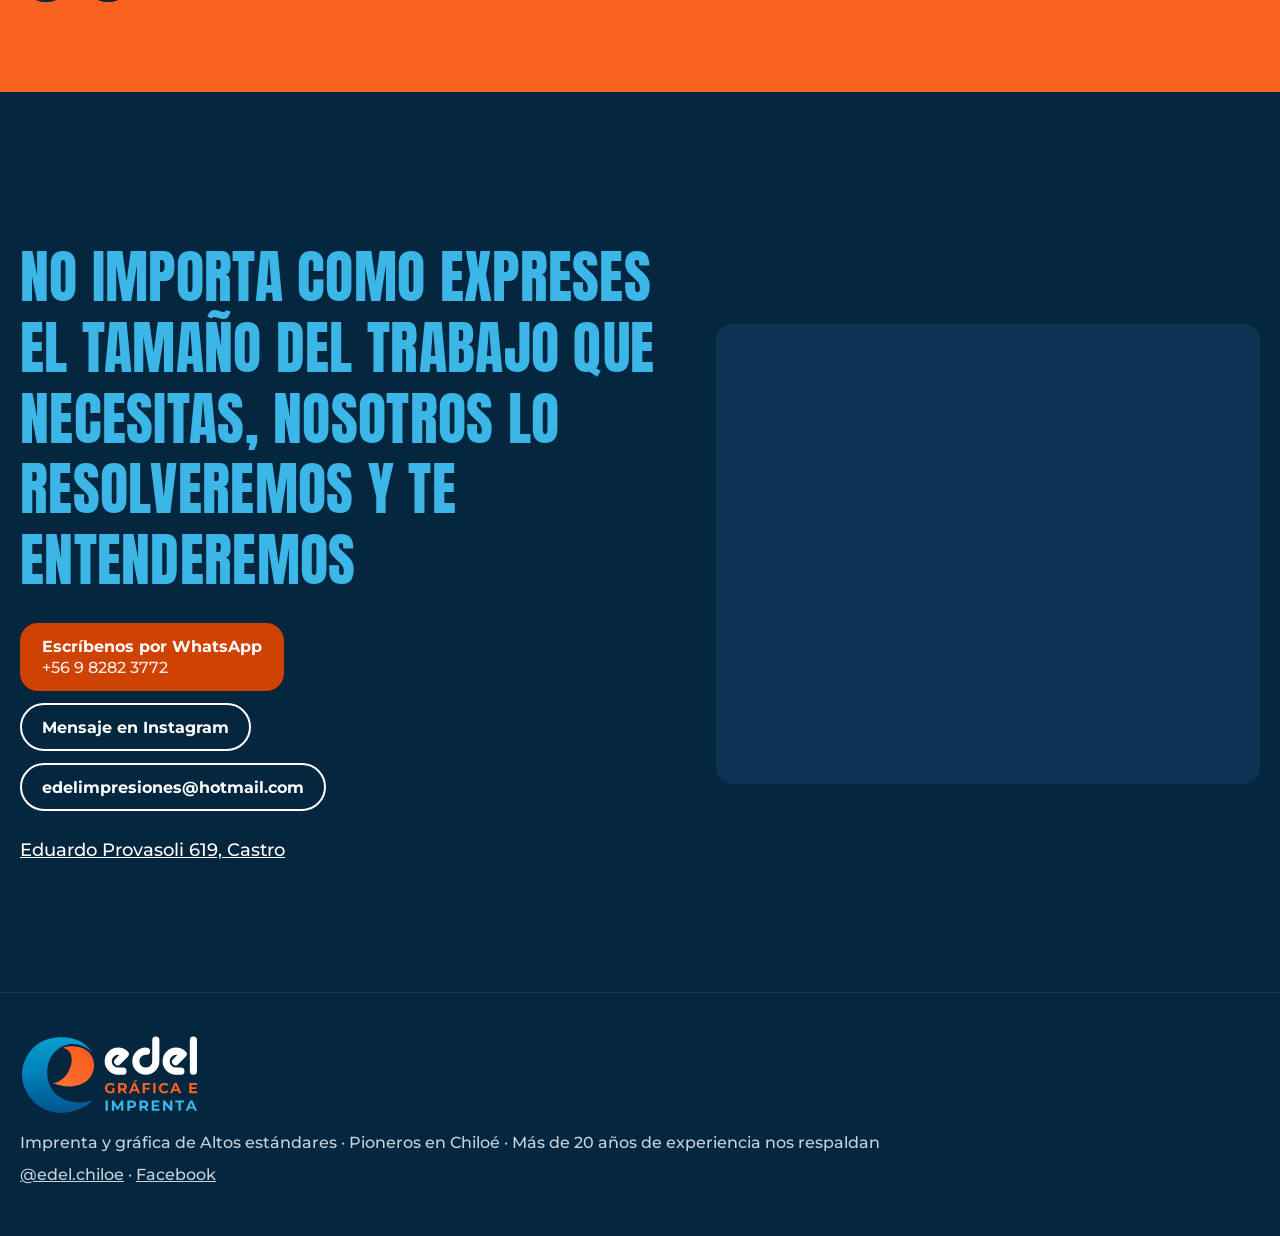
<file: nueva_v2/index.html>
<!doctype html>
<html lang="es" data-lang="es">
<head>
<meta charset="utf-8">
<meta name="viewport" content="width=device-width,initial-scale=1,viewport-fit=cover">
<title>Edel Impresiones · Imprenta y gráfica en Castro, Chiloé</title>
<meta name="description" content="Edel Impresiones, imprenta y gráfica en Castro, Chiloé: stickers y etiquetas, impresión UV, corte y grabado láser, gráfica vehicular, letreros y más. Cotiza por WhatsApp." data-meta-en="Edel Impresiones, print and graphics shop in Castro, Chiloé: stickers and labels, UV printing, laser cutting and engraving, vehicle graphics, signs and more. Get a quote on WhatsApp.">
<meta name="robots" content="noindex,nofollow">
<meta name="theme-color" content="#05263f">
<link rel="canonical" href="https://edelimpresiones.pages.dev/">
<meta property="og:type" content="website"><meta property="og:locale" content="es_CL">
<meta property="og:title" content="Edel Impresiones · Tu marca empieza por una buena impresión">
<meta property="og:description" content="Edel Impresiones, imprenta y gráfica en Castro, Chiloé: stickers y etiquetas, impresión UV, corte y grabado láser, gráfica vehicular, letreros y más. Cotiza por WhatsApp.">
<meta property="og:url" content="https://edelimpresiones.pages.dev/"><meta property="og:image" content="https://edelimpresiones.pages.dev/assets/og.jpg">
<meta property="og:image:width" content="1200"><meta property="og:image:height" content="630">
<meta name="twitter:card" content="summary_large_image"><meta name="twitter:image" content="https://edelimpresiones.pages.dev/assets/og.jpg">
<link rel="icon" href="../brand/favicon.svg" type="image/svg+xml"><link rel="icon" href="../brand/favicon.ico" sizes="any">
<link rel="apple-touch-icon" href="../brand/png/favicon-180.png">
<link rel="preload" href="../assets/fonts/anton-latin-400-normal.woff2" as="font" type="font/woff2" crossorigin>
<link rel="preload" href="../assets/fonts/montserrat-latin-500-normal.woff2" as="font" type="font/woff2" crossorigin>
<link rel="stylesheet" href="../css/fonts.css"><link rel="stylesheet" href="../css/tokens.css"><link rel="stylesheet" href="../css/nv2/site.css">
<script>document.documentElement.classList.add('js');try{if(localStorage.getItem('edel-lang')==='en')document.documentElement.dataset.lang='en'}catch(e){}</script>
<script type="application/ld+json">{"@context": "https://schema.org", "@type": "LocalBusiness", "name": "Edel Impresiones", "alternateName": "Imprenta y Gráfica Edel", "url": "https://edelimpresiones.pages.dev/", "image": "https://edelimpresiones.pages.dev/assets/og.jpg", "logo": "https://edelimpresiones.pages.dev/brand/png/isotipo.png", "telephone": "+56982823772", "email": "edelimpresiones@hotmail.com", "address": {"@type": "PostalAddress", "streetAddress": "Eduardo Provasoli 619", "addressLocality": "Castro", "addressRegion": "Los Lagos", "addressCountry": "CL"}, "sameAs": ["https://www.instagram.com/edel.chiloe/", "https://www.facebook.com/edel.chiloe/"], "aggregateRating": {"@type": "AggregateRating", "ratingValue": "4.6", "reviewCount": "10"}}</script>
</head>
<body class="cargando">
<svg class="defs" width="0" height="0" aria-hidden="true" focusable="false"><defs><linearGradient id="ga" x1="0" y1="0" x2="0" y2="1"><stop offset="0" stop-color="#099ece"/><stop offset=".45" stop-color="#0182b9"/><stop offset="1" stop-color="#035590"/></linearGradient><linearGradient id="gn" x1="1" y1="0" x2="0" y2="1"><stop offset="0" stop-color="#fa571c"/><stop offset="1" stop-color="#f97732"/></linearGradient></defs></svg>
<a class="saltar" href="#contenido"><span data-en="Skip to content">Saltar al contenido</span></a>
<div id="carga" role="status" aria-live="polite">
 <svg id="ov" aria-hidden="true" preserveAspectRatio="none">
<defs>
 <clipPath id="co" clipPathUnits="userSpaceOnUse"><circle cx="263.3" cy="533.8" r="210.9"/></clipPath>
 <mask id="mk" maskUnits="userSpaceOnUse" x="-1e5" y="-1e5" width="2e5" height="2e5">
  <rect x="-1e5" y="-1e5" width="2e5" height="2e5" fill="#fff"/>
  <g class="ap"><circle id="hueco" cx="358.7" cy="521.1" r="0" fill="#000" clip-path="url(#co)"/></g>
 </mask>
</defs>
<rect id="velo" x="-1e5" y="-1e5" width="2e5" height="2e5" fill="#05263f" mask="url(#mk)"/>
<g class="ap">
 <path id="isoA" d="M277.0 746.5C281.4 746.4 285.0 746.3 285.2 746.2C285.3 746.1 287.5 745.8 290.0 745.6C292.6 745.4 296.8 744.9 299.5 744.6C302.2 744.2 305.4 743.9 306.6 743.7C307.9 743.6 309.7 743.4 310.6 743.2C311.6 743.0 313.9 742.5 315.8 742.3C323.3 741.1 329.1 739.9 338.5 737.6C349.8 734.8 350.3 734.7 363.6 729.9C378.1 724.7 394.4 716.8 406.2 709.3C408.5 707.9 411.6 705.9 413.0 705.0C414.4 704.1 417.0 702.3 418.8 701.0C420.5 699.7 423.2 697.7 424.7 696.6C433.8 689.9 446.5 678.3 446.5 676.7C446.5 675.4 445.1 675.7 437.9 678.3C432.5 680.3 423.6 683.0 416.2 684.7C414.8 685.0 412.7 685.5 411.6 685.8C410.5 686.0 409.3 686.2 409.0 686.2C408.6 686.2 407.7 686.4 407.0 686.6C406.2 686.8 404.7 687.1 403.5 687.2C402.3 687.4 400.4 687.6 399.2 687.8C394.8 688.6 391.4 689.0 388.7 689.2C387.1 689.2 384.6 689.5 383.0 689.7C379.5 690.2 360.0 690.3 357.9 689.8C357.2 689.6 354.8 689.4 352.5 689.3C348.8 689.0 347.3 688.9 340.8 687.9C339.4 687.7 337.8 687.4 337.0 687.4C336.2 687.3 334.8 687.0 333.8 686.8C332.7 686.5 331.3 686.2 330.5 686.2C329.3 686.0 322.1 684.3 314.0 682.2C306.4 680.2 294.5 675.6 282.7 670.0C244.2 652.0 214.2 619.1 202.2 581.8C199.6 573.5 196.2 559.9 195.3 553.8C193.8 543.7 193.3 538.7 193.0 531.6C192.7 525.1 192.9 505.9 193.3 503.2C193.4 502.2 193.7 499.7 193.9 497.8C194.2 494.4 194.4 492.9 195.6 485.5C195.8 484.1 196.4 481.4 196.9 479.5C197.4 477.6 197.9 475.5 198.0 474.8C198.4 472.6 200.1 466.5 201.9 461.1C216.9 415.4 260.2 375.2 304.6 365.6C306.3 365.3 308.7 364.8 309.9 364.5C311.2 364.2 312.6 364.0 313.0 364.0C313.5 364.0 315.2 363.8 316.8 363.5C324.8 362.2 326.2 362.1 335.6 362.1C342.8 362.1 345.3 362.2 348.0 362.6C349.9 362.8 353.1 363.3 355.1 363.5C368.4 365.3 381.3 368.8 393.4 374.1C411.8 382.0 426.0 392.0 438.6 405.7C442.2 409.6 442.8 410.0 442.0 407.9C438.1 398.0 420.7 377.6 407.5 367.3C406.3 366.4 403.9 364.5 402.0 363.0C383.1 348.1 358.3 336.8 329.4 329.7C327.0 329.1 325.6 328.8 317.5 327.4C315.5 327.0 313.1 326.6 312.1 326.4C311.1 326.2 309.6 326.0 308.7 326.0C307.8 326.0 306.3 325.8 305.2 325.6C304.2 325.4 301.5 325.1 299.1 325.0C296.8 324.9 293.5 324.6 291.9 324.4C287.6 323.8 260.6 323.8 256.8 324.4C255.3 324.6 252.3 324.8 250.1 324.9C247.9 325.0 244.9 325.3 243.4 325.5C241.9 325.8 239.8 326.0 238.8 326.0C237.8 326.0 235.9 326.2 234.5 326.5C233.0 326.7 230.4 327.2 228.5 327.5C223.9 328.2 218.7 329.2 217.0 329.6C216.2 329.8 215.2 330.0 214.6 330.1C214.1 330.2 212.2 330.7 210.4 331.1C208.6 331.6 205.9 332.3 204.5 332.6C203.1 333.0 200.0 333.9 197.6 334.6C195.3 335.4 192.7 336.1 191.9 336.4C189.9 336.9 181.1 340.3 176.0 342.5C147.1 354.6 121.6 373.5 102.1 396.9C100.1 399.4 97.9 401.9 97.4 402.6C96.0 404.2 89.1 413.9 87.6 416.3C87.0 417.3 85.8 419.1 85.0 420.4C76.5 433.7 67.2 453.7 62.3 469.5C61.5 471.8 60.5 475.1 59.9 477.0C58.7 480.6 56.7 488.5 55.7 493.8C54.2 500.8 52.3 513.2 52.2 515.4C52.2 516.4 52.0 518.9 51.7 521.1C51.0 526.7 50.9 547.9 51.6 551.8C51.8 553.1 52.1 555.6 52.2 557.4C52.4 559.2 52.6 561.4 52.8 562.4C53.1 563.3 53.6 566.3 54.1 568.9C55.5 576.1 56.4 579.7 59.0 588.7C59.4 590.1 60.3 592.7 60.9 594.5C61.6 596.4 62.8 599.5 63.5 601.5C66.0 608.4 68.7 614.7 71.6 620.6C77.7 633.0 84.7 644.9 90.3 652.5C91.0 653.5 92.6 655.7 93.8 657.4C96.0 660.6 96.7 661.5 101.9 667.9C109.1 676.8 121.8 689.9 129.1 696.0C131.2 697.7 133.7 699.8 134.7 700.7C135.8 701.6 137.3 702.8 138.1 703.3C138.9 703.9 141.1 705.5 143.0 706.9C149.4 711.7 154.2 714.8 162.5 719.5C169.8 723.7 174.7 726.2 182.5 729.5C184.4 730.3 187.2 731.5 188.9 732.3C193.1 734.1 202.6 737.3 207.4 738.5C208.5 738.7 210.8 739.3 212.6 739.8C214.4 740.3 217.5 741.0 219.5 741.5C221.5 741.9 224.4 742.5 225.9 742.9C227.4 743.2 229.1 743.6 229.8 743.6C230.4 743.7 232.7 744.1 235.0 744.5C237.3 744.9 240.6 745.4 242.4 745.5C244.2 745.6 246.1 745.9 246.6 746.0C247.2 746.2 251.6 746.4 256.5 746.5C261.3 746.6 265.4 746.8 265.5 746.9C265.6 747.0 266.4 747.0 267.4 746.9C268.3 746.8 272.7 746.7 277.0 746.5Z" fill="url(#ga)" pathLength="1"/>
 <path id="isoN" d="M332.8 599.3C333.4 599.1 335.4 598.9 337.2 598.8C340.7 598.5 350.1 597.1 353.5 596.3C354.7 596.0 355.9 595.8 356.1 595.8C356.4 595.8 357.7 595.4 366.9 592.8C384.5 587.9 405.4 576.7 416.9 566.0C422.0 561.2 424.5 558.7 426.5 556.6C441.1 540.1 449.7 522.5 453.3 501.5C454.6 494.2 454.6 494.5 454.7 483.8C454.8 472.6 454.7 471.7 453.2 462.5C447.0 425.0 425.0 399.1 386.6 384.3C381.7 382.4 367.0 378.2 365.2 378.2C364.8 378.2 363.5 378.0 362.3 377.8C361.1 377.5 358.6 377.1 356.6 376.8C354.7 376.5 351.6 376.0 349.6 375.7C344.2 374.9 317.5 374.9 312.1 375.7C299.3 377.7 295.4 378.6 289.9 380.4C282.8 382.7 282.5 383.7 288.0 385.4C309.4 392.2 323.8 407.9 328.1 429.3C328.4 430.4 328.7 432.0 328.9 432.7C329.1 433.5 329.2 434.7 329.2 435.5C329.2 436.3 329.4 437.8 329.7 438.9C330.1 440.6 330.1 442.2 330.1 449.0C330.1 455.8 330.1 457.5 329.7 459.2C329.4 460.4 329.3 462.0 329.3 462.8C329.3 464.4 328.8 466.9 327.4 473.4C327.0 475.3 326.5 477.6 326.4 478.5C326.0 480.2 324.0 486.9 322.4 491.9C313.9 517.6 294.5 545.6 275.0 560.3C268.6 565.2 268.7 565.1 261.4 569.3C253.1 574.1 241.7 578.0 232.3 579.3C228.2 579.8 228.0 581.8 231.9 583.7C235.1 585.3 258.4 592.2 260.5 592.2C260.9 592.2 262.3 592.6 263.5 593.0C264.7 593.4 266.0 593.8 266.3 593.8C266.6 593.8 268.5 594.2 270.5 594.8C272.5 595.3 274.6 595.8 275.1 595.8C275.6 595.8 277.0 596.0 278.2 596.2C280.2 596.7 282.5 597.1 289.3 598.1C290.6 598.3 293.3 598.6 295.4 598.7C297.4 598.9 299.3 599.1 299.6 599.2C302.0 599.7 330.3 599.9 332.8 599.3Z" fill="url(#gn)" pathLength="1"/>
 <g id="pal" transform="translate(-521.5 473)">
  <g id="edel" fill="none" stroke="#fff" stroke-width="40" stroke-linecap="round" stroke-linejoin="round"><path d="M618 514H591A56 56 0 0 1 535 458A56 56 0 0 1 591 402A56 56 0 0 1 630.60 418.40L588.17 460.83" pathLength="1"/><path d="M802 340V458A56 56 0 0 1 746 514A56 56 0 0 1 690 458A56 56 0 0 1 750 402" pathLength="1"/><path d="M943 514H916A56 56 0 0 1 860 458A56 56 0 0 1 916 402A56 56 0 0 1 955.60 418.40L913.17 460.83" pathLength="1"/><path d="M1013 340V514" pathLength="1"/></g>
  <path id="sub1" d="M547.1057142857143 638.9771428571429Q540.3471428571428 638.9771428571429 534.6878571428571 636.8192857142858Q529.0285714285714 634.6614285714286 524.8349999999999 630.6714285714286Q520.6414285714285 626.6814285714286 518.3207142857143 621.3071428571429Q516.0 615.9328571428572 516.0 609.5Q516.0 603.0671428571428 518.3207142857143 597.6928571428571Q520.6414285714285 592.3185714285714 524.8757142857143 588.3285714285714Q529.11 584.3385714285714 534.81 582.1807142857142Q540.51 580.0228571428571 547.3499999999999 580.0228571428571Q554.9228571428571 580.0228571428571 560.9892857142856 582.5471428571428Q567.0557142857142 585.0714285714286 571.2085714285714 589.8757142857143L562.74 597.6928571428572Q559.6457142857142 594.4357142857143 555.9814285714285 592.8478571428572Q552.3171428571428 591.26 548.0014285714285 591.26Q543.8485714285714 591.26 540.4285714285713 592.5628571428572Q537.0085714285714 593.8657142857143 534.525 596.3085714285714Q532.0414285714286 598.7514285714286 530.6978571428572 602.09Q529.3542857142857 605.4285714285714 529.3542857142857 609.5Q529.3542857142857 613.49 530.6978571428572 616.8285714285714Q532.0414285714286 620.1671428571428 534.525 622.6507142857142Q537.0085714285714 625.1342857142857 540.3878571428571 626.4371428571428Q543.7671428571429 627.74 547.8385714285714 627.74Q551.7471428571429 627.74 555.4521428571429 626.4778571428571Q559.1571428571428 625.2157142857143 562.6585714285713 622.2028571428572L570.15 631.73Q565.5085714285714 635.2314285714285 559.3607142857143 637.1042857142857Q553.2128571428572 638.9771428571429 547.1057142857143 638.9771428571429ZM570.15 631.73 558.0985714285714 630.02V608.6042857142858H570.15Z M590.1346428571428 638.0V581.0H614.4817857142857Q626.3703571428572 581.0 632.9660714285715 586.4964285714286Q639.5617857142857 591.9928571428571 639.5617857142857 601.6828571428572Q639.5617857142857 608.0342857142857 636.5489285714286 612.635Q633.5360714285714 617.2357142857143 627.9989285714286 619.6785714285714Q622.4617857142857 622.1214285714286 614.8075 622.1214285714286H597.4632142857143L603.3260714285715 616.34V638.0ZM626.3703571428572 638.0 612.1203571428572 617.3171428571428H626.2075L640.6203571428572 638.0ZM603.3260714285715 617.8057142857143 597.4632142857143 611.6171428571429H614.0746428571429Q620.1817857142858 611.6171428571429 623.1946428571429 608.9707142857143Q626.2075 606.3242857142857 626.2075 601.6828571428572Q626.2075 596.96 623.1946428571429 594.3542857142857Q620.1817857142858 591.7485714285714 614.0746428571429 591.7485714285714H597.4632142857143L603.3260714285715 585.4785714285714Z M650.2635714285715 638.0 675.6692857142858 581.0H688.6978571428572L714.1850000000001 638.0H700.3421428571429L679.4964285714286 587.6771428571428H684.7078571428572L663.7807142857143 638.0ZM662.9664285714287 625.7857142857143 666.4678571428572 615.77H695.782142857143L699.365 625.7857142857143ZM674.7735714285716 576.3585714285715 685.7664285714287 564.6328571428572H699.4464285714287L684.7078571428573 576.3585714285715Z M727.8996428571429 638.0V581.0H770.9753571428571V591.5857142857143H741.0910714285715V638.0ZM740.1139285714286 617.2357142857143V606.65H767.4739285714286V617.2357142857143Z M787.702857142857 638.0V581.0H800.8942857142857V638.0Z M849.4603571428571 638.9771428571429Q842.8646428571428 638.9771428571429 837.2053571428571 636.8192857142858Q831.5460714285714 634.6614285714286 827.3932142857143 630.6714285714286Q823.2403571428571 626.6814285714286 820.9196428571429 621.3071428571429Q818.5989285714286 615.9328571428572 818.5989285714286 609.5Q818.5989285714286 603.0671428571428 820.9196428571429 597.6928571428571Q823.2403571428571 592.3185714285714 827.4339285714285 588.3285714285714Q831.6274999999999 584.3385714285714 837.2460714285714 582.1807142857142Q842.8646428571428 580.0228571428571 849.5417857142857 580.0228571428571Q856.9517857142857 580.0228571428571 862.9367857142856 582.587857142857Q868.9217857142856 585.1528571428571 872.9932142857143 590.12L864.5246428571428 597.9371428571428Q861.5932142857142 594.5985714285714 858.0103571428572 592.9292857142857Q854.4275 591.26 850.1932142857142 591.26Q846.2032142857142 591.26 842.8646428571428 592.5628571428572Q839.5260714285714 593.8657142857143 837.0832142857143 596.3085714285714Q834.6403571428572 598.7514285714286 833.2967857142858 602.09Q831.9532142857142 605.4285714285714 831.9532142857142 609.5Q831.9532142857142 613.5714285714286 833.2967857142858 616.91Q834.6403571428572 620.2485714285714 837.0832142857143 622.6914285714286Q839.5260714285714 625.1342857142857 842.8646428571428 626.4371428571428Q846.2032142857142 627.74 850.1932142857142 627.74Q854.4275 627.74 858.0103571428572 626.0707142857143Q861.5932142857142 624.4014285714286 864.5246428571428 620.9814285714285L872.9932142857143 628.7985714285714Q868.9217857142856 633.7657142857142 862.9367857142856 636.3714285714286Q856.9517857142857 638.9771428571429 849.4603571428571 638.9771428571429Z M881.415 638.0 906.8207142857143 581.0H919.8492857142857L945.3364285714285 638.0H931.4935714285714L910.6478571428571 587.6771428571428H915.8592857142856L894.9321428571428 638.0ZM894.1178571428571 625.7857142857143 897.6192857142856 615.77H926.9335714285714L930.5164285714285 625.7857142857143Z M989.8657142857144 638.0V581.0H1032.9414285714286V591.5857142857143H1002.9757142857143V627.4142857142857H1034.0V638.0ZM1001.9985714285715 614.2228571428572V603.9628571428572H1029.44V614.2228571428572Z" fill="#fa621f"/><path id="sub2" d="M520.0 736.0V679.0H533.1914285714286V736.0Z M555.5493877551021 736.0V679.0H566.4608163265306L590.7265306122449 719.2257142857143H584.9451020408163L608.8036734693877 679.0H619.6336734693878L619.7965306122449 736.0H607.419387755102L607.3379591836734 697.9728571428572H609.6179591836735L590.5636734693877 729.9742857142858H584.619387755102L565.1579591836735 697.9728571428572H567.9265306122448V736.0Z M642.1544897959184 736.0V679.0H666.8273469387755Q674.4816326530612 679.0 680.018775510204 681.4835714285714Q685.5559183673469 683.9671428571429 688.568775510204 688.6085714285714Q691.5816326530612 693.25 691.5816326530612 699.6828571428572Q691.5816326530612 706.0342857142857 688.568775510204 710.6757142857143Q685.5559183673469 715.3171428571428 680.018775510204 717.8007142857143Q674.4816326530612 720.2842857142857 666.8273469387755 720.2842857142857H649.4830612244898L655.3459183673469 714.34V736.0ZM655.3459183673469 715.8057142857143 649.4830612244898 709.5357142857143H666.0944897959183Q672.2016326530612 709.5357142857143 675.2144897959183 706.9300000000001Q678.2273469387754 704.3242857142857 678.2273469387754 699.6828571428572Q678.2273469387754 694.96 675.2144897959183 692.3542857142857Q672.2016326530612 689.7485714285714 666.0944897959183 689.7485714285714H649.4830612244898L655.3459183673469 683.4785714285714Z M710.6010204081633 736.0V679.0H734.9481632653061Q746.8367346938776 679.0 753.4324489795919 684.4964285714286Q760.0281632653061 689.9928571428571 760.0281632653061 699.6828571428572Q760.0281632653061 706.0342857142857 757.0153061224489 710.635Q754.0024489795918 715.2357142857143 748.465306122449 717.6785714285714Q742.9281632653061 720.1214285714286 735.2738775510204 720.1214285714286H717.9295918367347L723.7924489795919 714.34V736.0ZM746.8367346938776 736.0 732.5867346938776 715.3171428571428H746.6738775510204L761.0867346938776 736.0ZM723.7924489795919 715.8057142857143 717.9295918367347 709.6171428571429H734.5410204081633Q740.6481632653062 709.6171428571429 743.6610204081633 706.9707142857143Q746.6738775510204 704.3242857142857 746.6738775510204 699.6828571428572Q746.6738775510204 694.96 743.6610204081633 692.3542857142857Q740.6481632653062 689.7485714285714 734.5410204081633 689.7485714285714H717.9295918367347L723.7924489795919 683.4785714285714Z M779.2918367346938 736.0V679.0H822.3675510204081V689.5857142857143H792.4018367346938V725.4142857142857H823.4261224489795V736.0ZM791.424693877551 712.2228571428572V701.9628571428572H818.8661224489796V712.2228571428572Z M842.7712244897959 736.0V679.0H853.6826530612244L887.3126530612244 720.04H882.0197959183673V679.0H895.0483673469388V736.0H884.2183673469387L850.5069387755102 694.96H855.7997959183673V736.0Z M929.213469387755 736.0V689.7485714285714H910.973469387755V679.0H960.6448979591836V689.7485714285714H942.4048979591836V736.0Z M969.0785714285713 736.0 994.4842857142856 679.0H1007.512857142857L1033.0 736.0H1019.1571428571427L998.3114285714285 685.6771428571428H1003.522857142857L982.5957142857142 736.0ZM981.7814285714285 723.7857142857143 985.282857142857 713.77H1014.5971428571428L1018.1799999999998 723.7857142857143Z" fill="#3bb6e6"/>
 </g>
</g>
</svg>
 <p class="pct"><span id="pct">0</span> %<span class="sr" data-en="Loading Edel Impresiones">Cargando Edel Impresiones</span></p>
</div>

<header class="nav" id="nav">
 <a class="nav-logo" href="#portada" aria-label="Edel Impresiones"><svg class="logo-nav" viewBox="40 300 1010 460" aria-hidden="true"><path d="M277.0 746.5C281.4 746.4 285.0 746.3 285.2 746.2C285.3 746.1 287.5 745.8 290.0 745.6C292.6 745.4 296.8 744.9 299.5 744.6C302.2 744.2 305.4 743.9 306.6 743.7C307.9 743.6 309.7 743.4 310.6 743.2C311.6 743.0 313.9 742.5 315.8 742.3C323.3 741.1 329.1 739.9 338.5 737.6C349.8 734.8 350.3 734.7 363.6 729.9C378.1 724.7 394.4 716.8 406.2 709.3C408.5 707.9 411.6 705.9 413.0 705.0C414.4 704.1 417.0 702.3 418.8 701.0C420.5 699.7 423.2 697.7 424.7 696.6C433.8 689.9 446.5 678.3 446.5 676.7C446.5 675.4 445.1 675.7 437.9 678.3C432.5 680.3 423.6 683.0 416.2 684.7C414.8 685.0 412.7 685.5 411.6 685.8C410.5 686.0 409.3 686.2 409.0 686.2C408.6 686.2 407.7 686.4 407.0 686.6C406.2 686.8 404.7 687.1 403.5 687.2C402.3 687.4 400.4 687.6 399.2 687.8C394.8 688.6 391.4 689.0 388.7 689.2C387.1 689.2 384.6 689.5 383.0 689.7C379.5 690.2 360.0 690.3 357.9 689.8C357.2 689.6 354.8 689.4 352.5 689.3C348.8 689.0 347.3 688.9 340.8 687.9C339.4 687.7 337.8 687.4 337.0 687.4C336.2 687.3 334.8 687.0 333.8 686.8C332.7 686.5 331.3 686.2 330.5 686.2C329.3 686.0 322.1 684.3 314.0 682.2C306.4 680.2 294.5 675.6 282.7 670.0C244.2 652.0 214.2 619.1 202.2 581.8C199.6 573.5 196.2 559.9 195.3 553.8C193.8 543.7 193.3 538.7 193.0 531.6C192.7 525.1 192.9 505.9 193.3 503.2C193.4 502.2 193.7 499.7 193.9 497.8C194.2 494.4 194.4 492.9 195.6 485.5C195.8 484.1 196.4 481.4 196.9 479.5C197.4 477.6 197.9 475.5 198.0 474.8C198.4 472.6 200.1 466.5 201.9 461.1C216.9 415.4 260.2 375.2 304.6 365.6C306.3 365.3 308.7 364.8 309.9 364.5C311.2 364.2 312.6 364.0 313.0 364.0C313.5 364.0 315.2 363.8 316.8 363.5C324.8 362.2 326.2 362.1 335.6 362.1C342.8 362.1 345.3 362.2 348.0 362.6C349.9 362.8 353.1 363.3 355.1 363.5C368.4 365.3 381.3 368.8 393.4 374.1C411.8 382.0 426.0 392.0 438.6 405.7C442.2 409.6 442.8 410.0 442.0 407.9C438.1 398.0 420.7 377.6 407.5 367.3C406.3 366.4 403.9 364.5 402.0 363.0C383.1 348.1 358.3 336.8 329.4 329.7C327.0 329.1 325.6 328.8 317.5 327.4C315.5 327.0 313.1 326.6 312.1 326.4C311.1 326.2 309.6 326.0 308.7 326.0C307.8 326.0 306.3 325.8 305.2 325.6C304.2 325.4 301.5 325.1 299.1 325.0C296.8 324.9 293.5 324.6 291.9 324.4C287.6 323.8 260.6 323.8 256.8 324.4C255.3 324.6 252.3 324.8 250.1 324.9C247.9 325.0 244.9 325.3 243.4 325.5C241.9 325.8 239.8 326.0 238.8 326.0C237.8 326.0 235.9 326.2 234.5 326.5C233.0 326.7 230.4 327.2 228.5 327.5C223.9 328.2 218.7 329.2 217.0 329.6C216.2 329.8 215.2 330.0 214.6 330.1C214.1 330.2 212.2 330.7 210.4 331.1C208.6 331.6 205.9 332.3 204.5 332.6C203.1 333.0 200.0 333.9 197.6 334.6C195.3 335.4 192.7 336.1 191.9 336.4C189.9 336.9 181.1 340.3 176.0 342.5C147.1 354.6 121.6 373.5 102.1 396.9C100.1 399.4 97.9 401.9 97.4 402.6C96.0 404.2 89.1 413.9 87.6 416.3C87.0 417.3 85.8 419.1 85.0 420.4C76.5 433.7 67.2 453.7 62.3 469.5C61.5 471.8 60.5 475.1 59.9 477.0C58.7 480.6 56.7 488.5 55.7 493.8C54.2 500.8 52.3 513.2 52.2 515.4C52.2 516.4 52.0 518.9 51.7 521.1C51.0 526.7 50.9 547.9 51.6 551.8C51.8 553.1 52.1 555.6 52.2 557.4C52.4 559.2 52.6 561.4 52.8 562.4C53.1 563.3 53.6 566.3 54.1 568.9C55.5 576.1 56.4 579.7 59.0 588.7C59.4 590.1 60.3 592.7 60.9 594.5C61.6 596.4 62.8 599.5 63.5 601.5C66.0 608.4 68.7 614.7 71.6 620.6C77.7 633.0 84.7 644.9 90.3 652.5C91.0 653.5 92.6 655.7 93.8 657.4C96.0 660.6 96.7 661.5 101.9 667.9C109.1 676.8 121.8 689.9 129.1 696.0C131.2 697.7 133.7 699.8 134.7 700.7C135.8 701.6 137.3 702.8 138.1 703.3C138.9 703.9 141.1 705.5 143.0 706.9C149.4 711.7 154.2 714.8 162.5 719.5C169.8 723.7 174.7 726.2 182.5 729.5C184.4 730.3 187.2 731.5 188.9 732.3C193.1 734.1 202.6 737.3 207.4 738.5C208.5 738.7 210.8 739.3 212.6 739.8C214.4 740.3 217.5 741.0 219.5 741.5C221.5 741.9 224.4 742.5 225.9 742.9C227.4 743.2 229.1 743.6 229.8 743.6C230.4 743.7 232.7 744.1 235.0 744.5C237.3 744.9 240.6 745.4 242.4 745.5C244.2 745.6 246.1 745.9 246.6 746.0C247.2 746.2 251.6 746.4 256.5 746.5C261.3 746.6 265.4 746.8 265.5 746.9C265.6 747.0 266.4 747.0 267.4 746.9C268.3 746.8 272.7 746.7 277.0 746.5Z" fill="url(#ga)"/><path d="M332.8 599.3C333.4 599.1 335.4 598.9 337.2 598.8C340.7 598.5 350.1 597.1 353.5 596.3C354.7 596.0 355.9 595.8 356.1 595.8C356.4 595.8 357.7 595.4 366.9 592.8C384.5 587.9 405.4 576.7 416.9 566.0C422.0 561.2 424.5 558.7 426.5 556.6C441.1 540.1 449.7 522.5 453.3 501.5C454.6 494.2 454.6 494.5 454.7 483.8C454.8 472.6 454.7 471.7 453.2 462.5C447.0 425.0 425.0 399.1 386.6 384.3C381.7 382.4 367.0 378.2 365.2 378.2C364.8 378.2 363.5 378.0 362.3 377.8C361.1 377.5 358.6 377.1 356.6 376.8C354.7 376.5 351.6 376.0 349.6 375.7C344.2 374.9 317.5 374.9 312.1 375.7C299.3 377.7 295.4 378.6 289.9 380.4C282.8 382.7 282.5 383.7 288.0 385.4C309.4 392.2 323.8 407.9 328.1 429.3C328.4 430.4 328.7 432.0 328.9 432.7C329.1 433.5 329.2 434.7 329.2 435.5C329.2 436.3 329.4 437.8 329.7 438.9C330.1 440.6 330.1 442.2 330.1 449.0C330.1 455.8 330.1 457.5 329.7 459.2C329.4 460.4 329.3 462.0 329.3 462.8C329.3 464.4 328.8 466.9 327.4 473.4C327.0 475.3 326.5 477.6 326.4 478.5C326.0 480.2 324.0 486.9 322.4 491.9C313.9 517.6 294.5 545.6 275.0 560.3C268.6 565.2 268.7 565.1 261.4 569.3C253.1 574.1 241.7 578.0 232.3 579.3C228.2 579.8 228.0 581.8 231.9 583.7C235.1 585.3 258.4 592.2 260.5 592.2C260.9 592.2 262.3 592.6 263.5 593.0C264.7 593.4 266.0 593.8 266.3 593.8C266.6 593.8 268.5 594.2 270.5 594.8C272.5 595.3 274.6 595.8 275.1 595.8C275.6 595.8 277.0 596.0 278.2 596.2C280.2 596.7 282.5 597.1 289.3 598.1C290.6 598.3 293.3 598.6 295.4 598.7C297.4 598.9 299.3 599.1 299.6 599.2C302.0 599.7 330.3 599.9 332.8 599.3Z" fill="url(#gn)"/><g fill="none" stroke="currentColor" stroke-width="40" stroke-linecap="round"><path d="M618 514H591A56 56 0 0 1 535 458A56 56 0 0 1 591 402A56 56 0 0 1 630.60 418.40L588.17 460.83"/><path d="M802 340V458A56 56 0 0 1 746 514A56 56 0 0 1 690 458A56 56 0 0 1 750 402"/><path d="M943 514H916A56 56 0 0 1 860 458A56 56 0 0 1 916 402A56 56 0 0 1 955.60 418.40L913.17 460.83"/><path d="M1013 340V514"/></g></svg></a>
 <nav class="nav-links" aria-label="Secciones" data-aria-en="Sections">
  <a href="#servicios"><span data-en="Services">Servicios</span></a><a href="#proceso"><span data-en="Process">Proceso</span></a>
  <a href="#trabajos"><span data-en="Work">Trabajos</span></a><a href="#equipo"><span data-en="Team">Equipo</span></a><a href="#resenas"><span data-en="Reviews">Reseñas</span></a>
 </nav>
 <div class="nav-acc">
  <button class="lang" type="button" aria-label="Cambiar idioma a inglés" data-aria-en="Switch language to Spanish"><span class="es">ES</span><span class="en">EN</span></button>
  <a class="btn btn-cot" href="https://wa.me/56982823772" target="_blank" rel="noopener"><span data-en="Get a quote">Cotiza</span></a>
 </div>
</header>

<main id="contenido">
<section class="s-portada" id="portada">
 <div class="hero-v"><video class="vid hero-video" muted playsinline loop autoplay preload="auto" poster="../assets/video/hero-poster.webp" style="background-image:url([data-uri])" aria-label="Máquinas de Edel imprimiendo y cortando: impresora UV, plotter de corte, láser y depilado de stickers" data-aria-en="Edel machines printing and cutting: UV printer, cutting plotter, laser and sticker weeding" src="../assets/video/hero-540.mp4" data-src-grande="../assets/video/hero.mp4"></video></div>
 <div class="hero-t">
  <p class="banda b-nar" lang="es">Pioneros en Chiloé · Más de 20 años de experiencia nos respaldan</p>
  <h1 class="h1" lang="es"><span class="ln"><span>Tu marca</span></span><span class="ln"><span>empieza por una</span></span><span class="ln"><span>buena <em>impresión</em></span></span></h1>
  <p class="glosa-h" lang="en" hidden>Your brand starts with a good impression</p>
  <div class="hero-b"><a class="btn btn-wa" href="https://wa.me/56982823772" target="_blank" rel="noopener"><span data-en="Get a quote on WhatsApp">Cotiza por WhatsApp</span></a>
  <a class="btn btn-l" href="#trabajos"><span data-en="See our work">Ver trabajos</span></a></div>
 </div>
</section>

<section class="s-intro" id="intro">
 <div class="w">
  <h2 class="h2" lang="es"><span class="ln"><span>Hacemos realidad</span></span><span class="ln"><span>tus proyectos</span></span></h2>
  <p class="glosa-h" lang="en" hidden>We make your projects happen</p>
  <p class="lead" lang="es">Desde tarjetas de presentación hasta piezas gráficas completas, cuidamos cada detalle para que tu marca destaque.</p>
  <ul class="cifras">
   <li><b data-cuenta="20">+20</b><span data-en="years of experience">años de experiencia</span></li>
   <li><b>1º</b><span data-en="Pioneers in Chiloé">Pioneros en Chiloé</span></li>
   <li><b data-cuenta="4.6">4,6</b><span data-en="on Google">en Google</span></li>
   <li><b data-cuenta="100">100 %</b><span data-en="recommended on Facebook">recomendado en Facebook</span></li>
  </ul>
 </div>
</section>

<section class="s-serv" id="servicios">
 <div class="w">
  <h2 class="h2" lang="es"><span class="ln"><span>Las ideas son infinitas…</span></span><span class="ln"><span>y nosotros tenemos cómo</span></span><span class="ln"><span>hacerlas realidad</span></span></h2>
  <p class="glosa-h" lang="en" hidden>Ideas are endless… and we have what it takes to make them real</p>
  <p class="lead" lang="es">En nuestra gráfica encontrarás un sinfín de posibilidades para llevar adelante tus proyectos. 🖨️💫</p>
  <div class="serv-grid"><div class="col col-1"><article class="serv" style="order:0" data-src-ig="IG-21"><span class="troquel" aria-hidden="true"></span><div class="serv-m"><video class="vid " muted playsinline loop autoplay preload="none" poster="../assets/video/stickers-poster.webp" style="background-image:url([data-uri])" aria-label="Corte y depilado de stickers troquelados" data-aria-en="Cutting and weeding die-cut stickers" data-src="../assets/video/stickers.mp4"></video></div><div class="serv-t"><h3 class="banda" data-en="Stickers &amp; labels">Stickers y etiquetas</h3><p lang="es">Nuestros stickers troquelados tienen cortes precisos y acabados profesionales que destacan tu marca en cualquier superficie.</p></div></article><article class="serv" style="order:5" data-src-ig="IG-17"><span class="troquel" aria-hidden="true"></span><div class="serv-m"><video class="vid " muted playsinline loop autoplay preload="none" poster="../assets/video/laser-poster.webp" style="background-image:url([data-uri])" aria-label="Mostrador de madera cortado con láser, armado pieza por pieza" data-aria-en="Laser-cut wooden display stand assembled piece by piece" data-src="../assets/video/laser.mp4"></video></div><div class="serv-t"><h3 class="banda" data-en="Laser cutting &amp; engraving">Corte y grabado láser</h3><p lang="es">Podemos hacer realidad tu propuesta con nuestro servicio de corte y grabado láser; trabajamos en acrílico y madera 🪵</p></div></article><article class="serv" style="order:7" data-src-ig="IG-34"><span class="troquel" aria-hidden="true"></span><div class="serv-m"><video class="vid " muted playsinline loop autoplay preload="none" poster="../assets/video/letreros-poster.webp" style="background-image:url([data-uri])" aria-label="Letrero de Pilates &amp; Skincare cortado a mano" data-aria-en="Pilates &amp; Skincare sign being hand-trimmed" data-src="../assets/video/letreros.mp4"></video></div><div class="serv-t"><h3 class="banda" data-en="Signs &amp; wayfinding">Letreros y señaléticas</h3><p lang="es">Un letrero bien pensado es una inversión para tu negocio.</p></div></article><article class="serv" style="order:12" data-src-ig="IG-19"><span class="troquel" aria-hidden="true"></span><div class="serv-m"><video class="vid " muted playsinline loop autoplay preload="none" poster="../assets/video/diseno-poster.webp" style="background-image:url([data-uri])" aria-label="Diseño en pantalla antes del corte" data-aria-en="Design on screen before cutting" data-src="../assets/video/diseno.mp4"></video></div><div class="serv-t"><h3 class="banda" data-en="Design">Diseño</h3><p lang="es">Todo gran proyecto comienza con una idea… y nosotros la llevamos a diseño 🙌</p></div></article></div><div class="col col-2"><article class="serv serv-torna" style="order:1" data-src-ig="IG-29"><span class="troquel" aria-hidden="true"></span><div class="serv-m"><video class="vid " muted playsinline loop autoplay preload="none" poster="../assets/video/plateados-poster.webp" style="background-image:url([data-uri])" aria-label="Stickers plateados con efecto tornasol de Despensa Chiloé" data-aria-en="Holographic silver stickers for Despensa Chiloé" data-src="../assets/video/plateados.mp4"></video></div><div class="serv-t"><h3 class="banda" data-en="Holographic silver">Plateados tornasol</h3><p lang="es">Los tan cotizados stickers plateados con efecto tornasol, ya están disponibles en nuestra gráfica ✨</p></div></article><article class="serv" style="order:3" data-src-ig="IG-16"><span class="troquel" aria-hidden="true"></span><div class="serv-m"><video class="vid " muted playsinline loop autoplay preload="none" poster="../assets/video/uv-poster.webp" style="background-image:url([data-uri])" aria-label="Impresora UV de Edel trabajando" data-aria-en="Edel UV printer at work" data-src="../assets/video/uv.mp4"></video></div><div class="serv-t"><h3 class="banda" data-en="UV printing">Impresión UV</h3><p lang="es">Impresión UV en acción</p></div></article><article class="serv" style="order:6" data-src-ig="IG-39"><span class="troquel" aria-hidden="true"></span><div class="serv-m"><img class="vid" src="../assets/img/vehicular-1-1600.webp" srcset="../assets/img/vehicular-1-480.webp 480w, ../assets/img/vehicular-1-800.webp 800w, ../assets/img/vehicular-1-1200.webp 1200w, ../assets/img/vehicular-1-1600.webp 1600w" sizes="(min-width:900px) 30vw, 90vw" width="3077" height="4096" loading="lazy" decoding="async" style="background-image:url([data-uri])" alt="Furgón de Puro Lomo rotulado por Edel" data-alt-en="Puro Lomo van wrapped by Edel"></div><div class="serv-t"><h3 class="banda" data-en="Vehicle graphics">Gráfica vehicular</h3><p lang="es">Tu vehículo también puede convertirse en una publicidad que trabaja por ti las 24 horas del día. 💪</p></div></article><article class="serv" style="order:9" data-src-ig="IG-47"><span class="troquel" aria-hidden="true"></span><div class="serv-m"><video class="vid " muted playsinline loop autoplay preload="none" poster="../assets/video/diplomas-poster.webp" style="background-image:url([data-uri])" aria-label="Diplomas de Dekra impresos en la impresora UV" data-aria-en="Dekra diplomas printed on the UV printer" data-src="../assets/video/diplomas.mp4"></video></div><div class="serv-t"><h3 class="banda" data-en="Diplomas">Diplomas</h3><p lang="es">Háblanos al DM y cotiza la impresión de tus diplomas 📜</p></div></article><article class="serv" style="order:11" data-src-ig="IG-44"><span class="troquel" aria-hidden="true"></span><div class="serv-m"><video class="vid " muted playsinline loop autoplay preload="none" poster="../assets/video/medallas-poster.webp" style="background-image:url([data-uri])" aria-label="Medallas de RevelArte: diseño, corte láser y entrega" data-aria-en="RevelArte medals: design, laser cutting and delivery" data-src="../assets/video/medallas.mp4"></video></div><div class="serv-t"><h3 class="banda" data-en="Medals">Medallas</h3><p lang="es">…nosotros podemos realizarlas 🙂‍↔️ desde el diseño hasta la entrega final 💪🏼🥇</p></div></article></div><div class="col col-3"><article class="serv" style="order:2" data-src-ig="IG-46"><span class="troquel" aria-hidden="true"></span><div class="serv-m"><video class="vid " muted playsinline loop autoplay preload="none" poster="../assets/video/transparentes-poster.webp" style="background-image:url([data-uri])" aria-label="Sticker transparente impreso en blanco aplicado a un schop de Dulce Enlatta" data-aria-en="Clear sticker printed in white applied to a Dulce Enlatta beer mug" data-src="../assets/video/transparentes.mp4"></video></div><div class="serv-t"><h3 class="banda" data-en="Clear stickers">Transparentes</h3><p lang="es">¿Sabías que podemos imprimir tus stickers transparente en blanco? 😏✨</p></div></article><article class="serv" style="order:4" data-src-ig="IG-23"><span class="troquel" aria-hidden="true"></span><div class="serv-m"><video class="vid " muted playsinline loop autoplay preload="none" poster="../assets/video/tarjetas-poster.webp" style="background-image:url([data-uri])" aria-label="Tarjetas de presentación impresas por Edel" data-aria-en="Business cards printed by Edel" data-src="../assets/video/tarjetas.mp4"></video></div><div class="serv-t"><h3 class="banda" data-en="Business cards">Tarjetas de presentación</h3><p lang="es">Tu carta de presentación habla por ti 🔥 Creamos tarjetas con acabados precisos y profesionales para que dejes una impresión inolvidable.</p></div></article><article class="serv" style="order:8" data-src-ig="IG-25"><span class="troquel" aria-hidden="true"></span><div class="serv-m"><video class="vid " muted playsinline loop autoplay preload="none" poster="../assets/video/bitacoras-poster.webp" style="background-image:url([data-uri])" aria-label="Bitácoras de buceo de Chiloé Náutica: anillado y terminación" data-aria-en="Chiloé Náutica dive logbooks: binding and finish" data-src="../assets/video/bitacoras.mp4"></video></div><div class="serv-t"><h3 class="banda" data-en="Logbooks">Bitácoras</h3><p lang="es">Porque no solo imprimimos… creamos piezas que cuentan historias 📖</p></div></article><article class="serv" style="order:10" data-src-ig="IG-42"><span class="troquel" aria-hidden="true"></span><div class="serv-m"><video class="vid " muted playsinline loop autoplay preload="none" poster="../assets/video/prendas-poster.webp" style="background-image:url([data-uri])" aria-label="Estampado de prendas corporativas de SSC Rental" data-aria-en="Heat-pressing SSC Rental corporate garments" data-src="../assets/video/prendas.mp4"></video></div><div class="serv-t"><h3 class="banda" data-en="Corporate apparel">Prendas corporativas</h3><p lang="es">Si necesitas estampar tus prendas corporativas, no te preocupes 🙂‍↔️✨ ¡Nosotros nos encargamos!</p></div></article></div></div>
  <p class="serv-mas" lang="es">Pendones, Rollers, Adhesivos</p>
 </div>
</section>

<section class="s-proc" id="proceso">
 <div class="proc-sticky w">
  <div class="proc-v"><video class="vid proc-video" muted playsinline loop autoplay preload="none" poster="../assets/video/proceso-poster.webp" style="background-image:url([data-uri])" aria-label="Así nace cada etiqueta: impresión, plotter de corte y depilado" data-aria-en="How each label is made: printing, cutting plotter and weeding" data-src="../assets/video/proceso.mp4"></video></div>
  <div class="proc-t">
   <h2 class="h2" lang="es"><span class="ln"><span>Así nace</span></span><span class="ln"><span>cada etiqueta</span></span></h2>
   <ol class="pasos" data-p2="2.9" data-p3="7.8">
    <li class="on"><b>1</b><span lang="es">primero imprimimos con alta calidad</span></li>
    <li><b>2</b><span lang="es">luego el plotter de corte da forma a cada detalle</span></li>
    <li><b>3</b><span lang="es">finalmente hacemos el depilado para dejarlas listas para usar 💫</span></li>
   </ol>
   <p class="nota" lang="es">Detrás de cada proyecto hay mucho trabajo hecho con cariño ✨</p>
  </div>
 </div>
</section>

<section class="s-trab" id="trabajos">
 <div class="w">
  <h2 class="h2" lang="es"><span class="ln"><span>El detalle hace</span></span><span class="ln"><span>la diferencia</span></span></h2>
  <p class="glosa-h" lang="en" hidden>Detail makes the difference</p>
  <div class="tornasol" aria-hidden="true"></div>
  <p class="lead" lang="es">Estos son algunos de los trabajos que hemos realizado para emprendimientos locales, cuidando cada detalle para que sus productos, empaques y entregas tengan ese toque especial que los hace únicos. 🫶🏻</p>
  <div class="trab-w">
   <ul class="pila" aria-label="Trabajos" data-aria-en="Work"><li class="sticker"><div class="st-m"><img class="vid" src="../assets/img/vehicular-2-1600.webp" srcset="../assets/img/vehicular-2-480.webp 480w, ../assets/img/vehicular-2-800.webp 800w, ../assets/img/vehicular-2-1200.webp 1200w, ../assets/img/vehicular-2-1600.webp 1600w" sizes="(min-width:900px) 25vw, 80vw" width="3077" height="4096" loading="lazy" decoding="async" style="background-image:url([data-uri])" alt="Parte trasera del furgón de Puro Lomo rotulado" data-alt-en="Back of the wrapped Puro Lomo van"></div><p><b>Puro Lomo</b> · <span data-en="Vehicle graphics">Gráfica vehicular</span></p></li><li class="sticker"><div class="st-m"><img class="vid" src="../assets/img/etiquetas-miel-1600.webp" srcset="../assets/img/etiquetas-miel-480.webp 480w, ../assets/img/etiquetas-miel-800.webp 800w, ../assets/img/etiquetas-miel-1200.webp 1200w, ../assets/img/etiquetas-miel-1600.webp 1600w" sizes="(min-width:900px) 25vw, 80vw" width="3072" height="4096" loading="lazy" decoding="async" style="background-image:url([data-uri])" alt="Etiquetas de Miel Chiloé" data-alt-en="Miel Chiloé labels"></div><p><b>Miel Chiloé</b> · <span data-en="Labels">Etiquetas</span></p></li><li class="sticker"><div class="st-m"><img class="vid" src="../assets/img/etiquetas-naguara-1600.webp" srcset="../assets/img/etiquetas-naguara-480.webp 480w, ../assets/img/etiquetas-naguara-800.webp 800w, ../assets/img/etiquetas-naguara-1200.webp 1200w, ../assets/img/etiquetas-naguara-1600.webp 1600w" sizes="(min-width:900px) 25vw, 80vw" width="3072" height="4096" loading="lazy" decoding="async" style="background-image:url([data-uri])" alt="Etiquetas de Naguara, galletas de membrillo" data-alt-en="Naguara quince cookie labels"></div><p><b>Naguara</b> · <span data-en="Labels">Etiquetas</span></p></li><li class="sticker"><div class="st-m"><img class="vid" src="../assets/img/etiquetas-berries-1600.webp" srcset="../assets/img/etiquetas-berries-480.webp 480w, ../assets/img/etiquetas-berries-800.webp 800w, ../assets/img/etiquetas-berries-1200.webp 1200w, ../assets/img/etiquetas-berries-1600.webp 1600w" sizes="(min-width:900px) 25vw, 80vw" width="3072" height="4096" loading="lazy" decoding="async" style="background-image:url([data-uri])" alt="Etiquetas de Berries &amp; Hielo Chiloé" data-alt-en="Berries &amp; Hielo Chiloé labels"></div><p><b>Berries &amp; Hielo Chiloé</b> · <span data-en="Labels">Etiquetas</span></p></li><li class="sticker"><div class="st-m"><img class="vid" src="../assets/img/etiquetas-xs-1200.webp" srcset="../assets/img/etiquetas-xs-480.webp 480w, ../assets/img/etiquetas-xs-800.webp 800w, ../assets/img/etiquetas-xs-1200.webp 1200w" sizes="(min-width:900px) 25vw, 80vw" width="1440" height="1920" loading="lazy" decoding="async" style="background-image:url([data-uri])" alt="Etiquetas de XS Joyas" data-alt-en="XS Joyas labels"></div><p><b>XS Joyas</b> · <span data-en="Labels">Etiquetas</span></p></li><li class="sticker"><div class="st-m"><img class="vid" src="../assets/img/senaleticas-sigma-1600.webp" srcset="../assets/img/senaleticas-sigma-480.webp 480w, ../assets/img/senaleticas-sigma-800.webp 800w, ../assets/img/senaleticas-sigma-1200.webp 1200w, ../assets/img/senaleticas-sigma-1600.webp 1600w" sizes="(min-width:900px) 25vw, 80vw" width="3072" height="4096" loading="lazy" decoding="async" style="background-image:url([data-uri])" alt="Señaléticas de Sigma en Trovicel" data-alt-en="Sigma signs on PVC foam board"></div><p><b>Sigma</b> · <span data-en="Signs">Señaléticas</span></p></li><li class="sticker"><div class="st-m"><video class="vid " muted playsinline loop autoplay preload="none" poster="../assets/video/plateados-poster.webp" style="background-image:url([data-uri])" aria-label="Stickers plateados con efecto tornasol de Despensa Chiloé" data-aria-en="Holographic silver stickers for Despensa Chiloé" data-src="../assets/video/plateados.mp4"></video></div><p><b>Despensa Chiloé</b> · <span data-en="Silver stickers">Stickers plateados</span></p></li><li class="sticker"><div class="st-m"><video class="vid " muted playsinline loop autoplay preload="none" poster="../assets/video/transparentes-poster.webp" style="background-image:url([data-uri])" aria-label="Sticker transparente impreso en blanco aplicado a un schop de Dulce Enlatta" data-aria-en="Clear sticker printed in white applied to a Dulce Enlatta beer mug" data-src="../assets/video/transparentes.mp4"></video></div><p><b>Dulce Enlatta</b> · <span data-en="Engraved mugs">Vasos grabados</span></p></li><li class="sticker"><div class="st-m"><video class="vid " muted playsinline loop autoplay preload="none" poster="../assets/video/bitacoras-poster.webp" style="background-image:url([data-uri])" aria-label="Bitácoras de buceo de Chiloé Náutica: anillado y terminación" data-aria-en="Chiloé Náutica dive logbooks: binding and finish" data-src="../assets/video/bitacoras.mp4"></video></div><p><b>Chiloé Náutica</b> · <span data-en="Logbooks">Bitácoras</span></p></li><li class="sticker"><div class="st-m"><video class="vid " muted playsinline loop autoplay preload="none" poster="../assets/video/prendas-poster.webp" style="background-image:url([data-uri])" aria-label="Estampado de prendas corporativas de SSC Rental" data-aria-en="Heat-pressing SSC Rental corporate garments" data-src="../assets/video/prendas.mp4"></video></div><p><b>SSC Rental</b> · <span data-en="Apparel">Prendas</span></p></li><li class="sticker"><div class="st-m"><video class="vid " muted playsinline loop autoplay preload="none" poster="../assets/video/diplomas-poster.webp" style="background-image:url([data-uri])" aria-label="Diplomas de Dekra impresos en la impresora UV" data-aria-en="Dekra diplomas printed on the UV printer" data-src="../assets/video/diplomas.mp4"></video></div><p><b>Dekra</b> · <span data-en="Diplomas">Diplomas</span></p></li><li class="sticker"><div class="st-m"><video class="vid " muted playsinline loop autoplay preload="none" poster="../assets/video/medallas-poster.webp" style="background-image:url([data-uri])" aria-label="Medallas de RevelArte: diseño, corte láser y entrega" data-aria-en="RevelArte medals: design, laser cutting and delivery" data-src="../assets/video/medallas.mp4"></video></div><p><b>RevelArte</b> · <span data-en="Medals">Medallas</span></p></li><li class="sticker"><div class="st-m"><video class="vid " muted playsinline loop autoplay preload="none" poster="../assets/video/letreros-poster.webp" style="background-image:url([data-uri])" aria-label="Letrero de Pilates &amp; Skincare cortado a mano" data-aria-en="Pilates &amp; Skincare sign being hand-trimmed" data-src="../assets/video/letreros.mp4"></video></div><p><b>Pilates &amp; Skincare</b> · <span data-en="Sign">Letrero</span></p></li></ul>
   <div class="pila-ui" hidden>
    <p class="pila-tip"><span data-en="Peel the sticker to see the next one">Despega el sticker para ver el siguiente</span></p>
    <button type="button" class="btn btn-l pila-next"><span data-en="Next job">Siguiente trabajo</span> →</button>
    <p class="pila-n" aria-live="polite"><span class="pila-i">1</span> / 13</p>
   </div>
  </div>
 </div>
</section>

<section class="s-equipo" id="equipo">
 <div class="w eq">
  <div class="eq-t">
   <p class="banda b-tinta"><span data-en="Our people">Equipo humano</span></p>
   <h2 class="h2 h2-m" lang="es"><span class="ln"><span>Detrás de cada negocio, existe un equipo humano que día a día lo da todo para brindarles el mejor servicio ✨</span></span></h2>
   <p class="lead eq-tip"><span data-en="Tap the photos to flip them">Toca las fotos para darlas vuelta</span></p>
  </div>
  <div class="eq-fotos">
   <button type="button" class="flip" aria-pressed="false"><span class="flip-in"><span class="flip-a"><img class="" src="../assets/img/equipo-3-1200.webp" srcset="../assets/img/equipo-3-480.webp 480w, ../assets/img/equipo-3-800.webp 800w, ../assets/img/equipo-3-1200.webp 1200w" sizes="(min-width:900px) 30vw, 50vw" width="1440" height="1800" loading="lazy" decoding="async" style="background-image:url([data-uri])" alt="El equipo de Edel saludando en el taller" data-alt-en="The Edel team waving in the workshop"></span><span class="flip-b" lang="es">En Edel Impresiones nos preocupamos de siempre ser ese equipo que le trae soluciones y cumple los proyectos que necesitan 🧑‍💻👩‍💻</span></span><span class="sr"><span data-en="Flip card">Girar tarjeta</span></span></button>
   <button type="button" class="flip" aria-pressed="false"><span class="flip-in"><span class="flip-a"><img class="" src="../assets/img/equipo-4-1200.webp" srcset="../assets/img/equipo-4-480.webp 480w, ../assets/img/equipo-4-800.webp 800w, ../assets/img/equipo-4-1200.webp 1200w" sizes="(min-width:900px) 30vw, 50vw" width="1440" height="1800" loading="lazy" decoding="async" style="background-image:url([data-uri])" alt="El equipo de Edel junto a la impresora" data-alt-en="The Edel team next to the printer"></span><span class="flip-b" lang="es">Gracias por siempre confiar en nosotros, seguiremos dando lo mejor ✨</span></span><span class="sr"><span data-en="Flip card">Girar tarjeta</span></span></button>
   <video class="vid " muted playsinline loop autoplay preload="none" poster="../assets/video/equipo-poster.webp" style="background-image:url([data-uri])" aria-label="Integrante del equipo de Edel en el taller" data-aria-en="A member of the Edel team in the workshop" data-src="../assets/video/equipo.mp4"></video>
  </div>
  <div class="team">
   <div class="team-v"><video class="vid " muted playsinline loop autoplay preload="none" poster="../assets/video/team-poster.webp" style="background-image:url([data-uri])" aria-label="Team Mate o Team Café en el escritorio de diseño" data-aria-en="Team Mate or Team Coffee at the design desk" data-src="../assets/video/team.mp4"></video></div>
   <div class="team-t">
    <p lang="es">No importa si eres Team Mate o Team Café, lo importante es que no te falte a la hora de trabajar 🙂‍↔️✨</p>
    <p class="team-q" lang="es">Y tú, de que Team eres?</p>
    <div class="team-b" role="group" aria-label="Elige tu equipo" data-aria-en="Pick your team">
     <button type="button" aria-pressed="false" data-team="mate">Team Mate</button><button type="button" aria-pressed="false" data-team="cafe">Team Café</button>
    </div>
    <div class="burst" aria-hidden="true"></div>
   </div>
  </div>
 </div>
</section>

<section class="s-res" id="resenas">
 <div class="w">
  <p class="banda b-tinta"><span data-en="4.6 on Google · 100% recommended on Facebook">4,6 en Google · 100 % recomendado en Facebook</span></p>
  <div class="res-pista" tabindex="0" aria-label="Reseñas" data-aria-en="Reviews"><figure class="resena"><blockquote lang="es">“Los mejores de Castro! Personal super amables y el servicio excelente.”</blockquote><figcaption>Silvana, <span data-en="Chile">Chile</span> · <span data-en="via">vía</span> Google</figcaption></figure><figure class="resena"><blockquote lang="es">“5 ESTRELLAS!! Excelente servicio. Super preocupados de hacer el trabajo que exactamente uno quiere. Atención personalizada. 100% RECOMENDABLE!”</blockquote><figcaption>Fernando, <span data-en="Chile">Chile</span> · <span data-en="via">vía</span> Facebook</figcaption></figure><figure class="resena"><blockquote lang="es">“Excelente atención. Se realizó una impresión de diploma y quedó en excelente calidad.”</blockquote><figcaption>Andrés, <span data-en="Chile">Chile</span> · <span data-en="via">vía</span> Google</figcaption></figure><figure class="resena"><blockquote lang="es">“Fue una experiencia grata, se destaca la responsabilidad y buen trato”</blockquote><figcaption>Cristian, <span data-en="Chile">Chile</span> · <span data-en="via">vía</span> Google</figcaption></figure><figure class="resena"><blockquote lang="es">“Muy responsables en la fecha de entrega.”</blockquote><figcaption>Chilwe Gourmet, <span data-en="Chile">Chile</span> · <span data-en="via">vía</span> Google</figcaption></figure><figure class="resena"><blockquote lang="es">“excelente , me encantaron como salieron mis fotos !!! totalmente recomendable , a estar siempre atentos a sus promos .”</blockquote><figcaption>Marta, <span data-en="Chile">Chile</span> · <span data-en="via">vía</span> Facebook</figcaption></figure><figure class="resena"><blockquote lang="es">“excelente calidad precio!”</blockquote><figcaption>Alan, <span data-en="Chile">Chile</span> · <span data-en="via">vía</span> Google</figcaption></figure><figure class="resena"><blockquote lang="es">“Buen servicio, 10/10”</blockquote><figcaption>Luis, <span data-en="Chile">Chile</span> · <span data-en="via">vía</span> Google</figcaption></figure></div>
  <div class="res-b"><button type="button" class="prev" aria-label="Reseña anterior" data-aria-en="Previous review">←</button><button type="button" class="next" aria-label="Reseña siguiente" data-aria-en="Next review">→</button></div>
 </div>
</section>

<section class="s-cot" id="cotiza">
 <div class="w cot">
  <div class="cot-t">
   <h2 class="h2 h2-m" lang="es"><span class="ln"><span>No importa como expreses el tamaño del trabajo que necesitas, nosotros lo resolveremos y te entenderemos</span></span></h2>
   <div class="cot-b">
    <a class="btn btn-wa mag" href="https://wa.me/56982823772" target="_blank" rel="noopener"><span data-en="Message us on WhatsApp">Escríbenos por WhatsApp</span><small>+56 9 8282 3772</small></a>
    <a class="btn btn-l" href="https://ig.me/m/edel.chiloe" target="_blank" rel="noopener"><span data-en="Message on Instagram">Mensaje en Instagram</span></a>
    <a class="btn btn-l" href="mailto:edelimpresiones@hotmail.com">edelimpresiones@hotmail.com</a>
   </div>
   <address><a href="https://www.google.com/maps/search/?api=1&query=Eduardo+Provasoli+619+Castro+Chile" target="_blank" rel="noopener">Eduardo Provasoli 619, Castro</a></address>
  </div>
  <div class="mapa"><iframe title="Mapa: Eduardo Provasoli 619, Castro" data-title-en="Map: Eduardo Provasoli 619, Castro" src="https://www.google.com/maps?q=Eduardo%20Provasoli%20619%2C%20Castro%2C%20Chile&output=embed" loading="lazy" referrerpolicy="no-referrer-when-downgrade"></iframe></div>
 </div>
</section>
</main>

<footer class="pie">
 <div class="w pie-w">
  <img src="../brand/logo-horizontal-claro.svg" alt="Edel Impresiones" width="1010" height="460" loading="lazy">
  <p lang="es">Imprenta y gráfica de Altos estándares · Pioneros en Chiloé · Más de 20 años de experiencia nos respaldan</p>
  <p><a href="https://www.instagram.com/edel.chiloe/" target="_blank" rel="noopener">@edel.chiloe</a> · <a href="https://www.facebook.com/edel.chiloe/" target="_blank" rel="noopener">Facebook</a></p>
 </div>
</footer>
<script src="../vendor/gsap.min.js" defer></script><script src="../vendor/ScrollTrigger.min.js" defer></script><script src="../vendor/lenis.min.js" defer></script>
<script src="../js/nv2/site.js" defer></script>
</body>
</html>
</file>
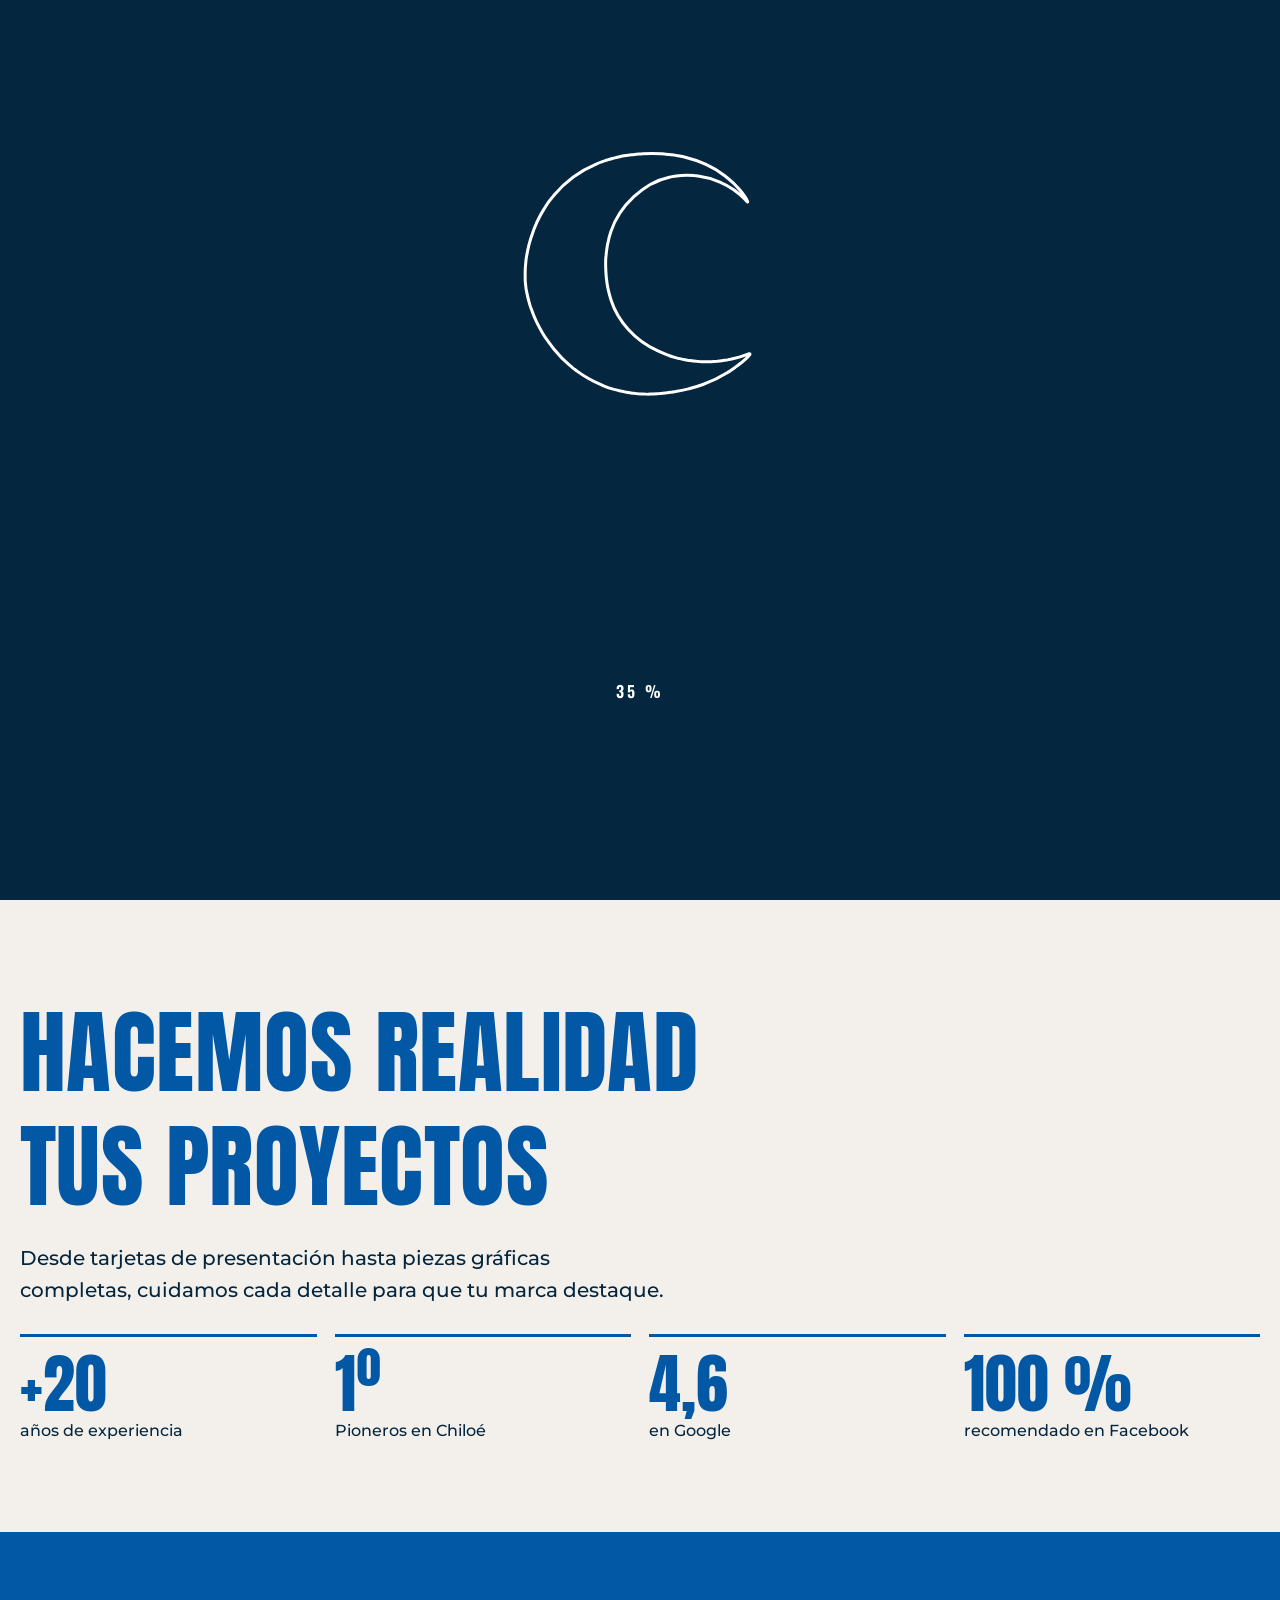
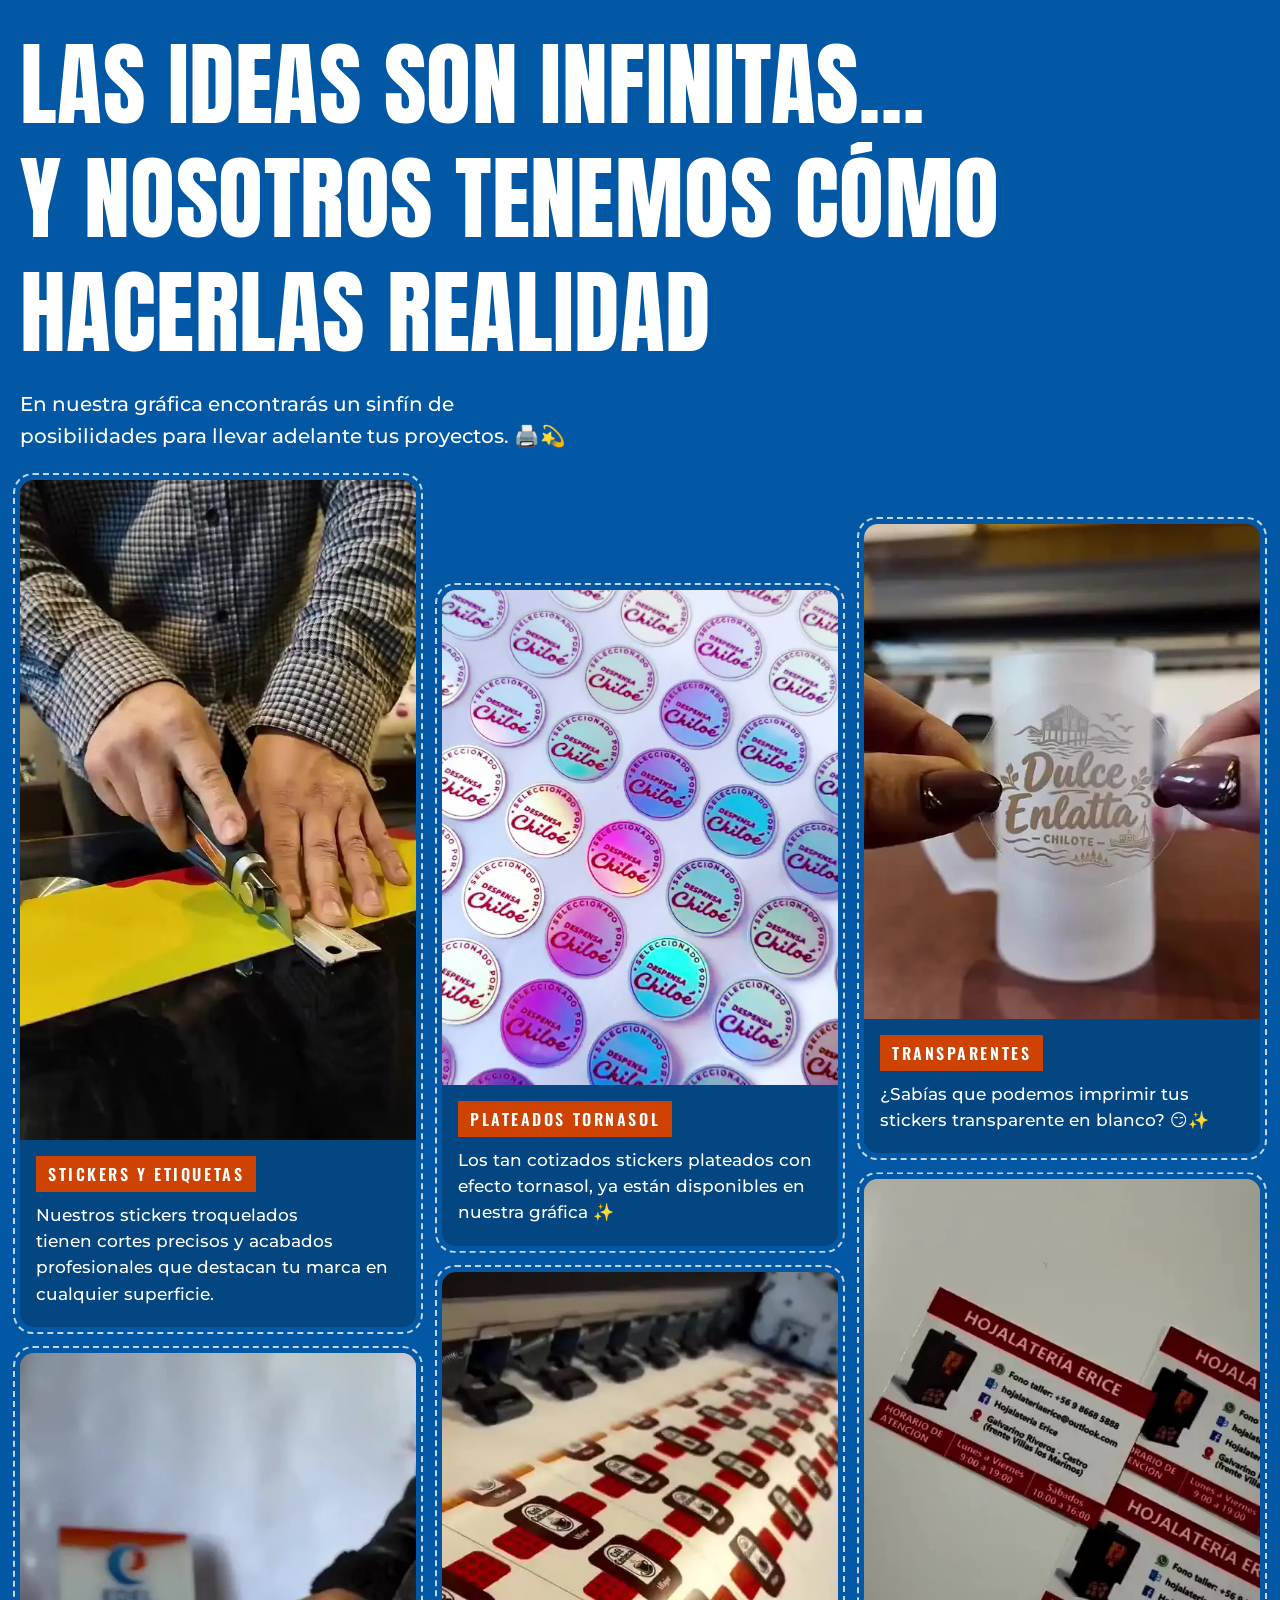
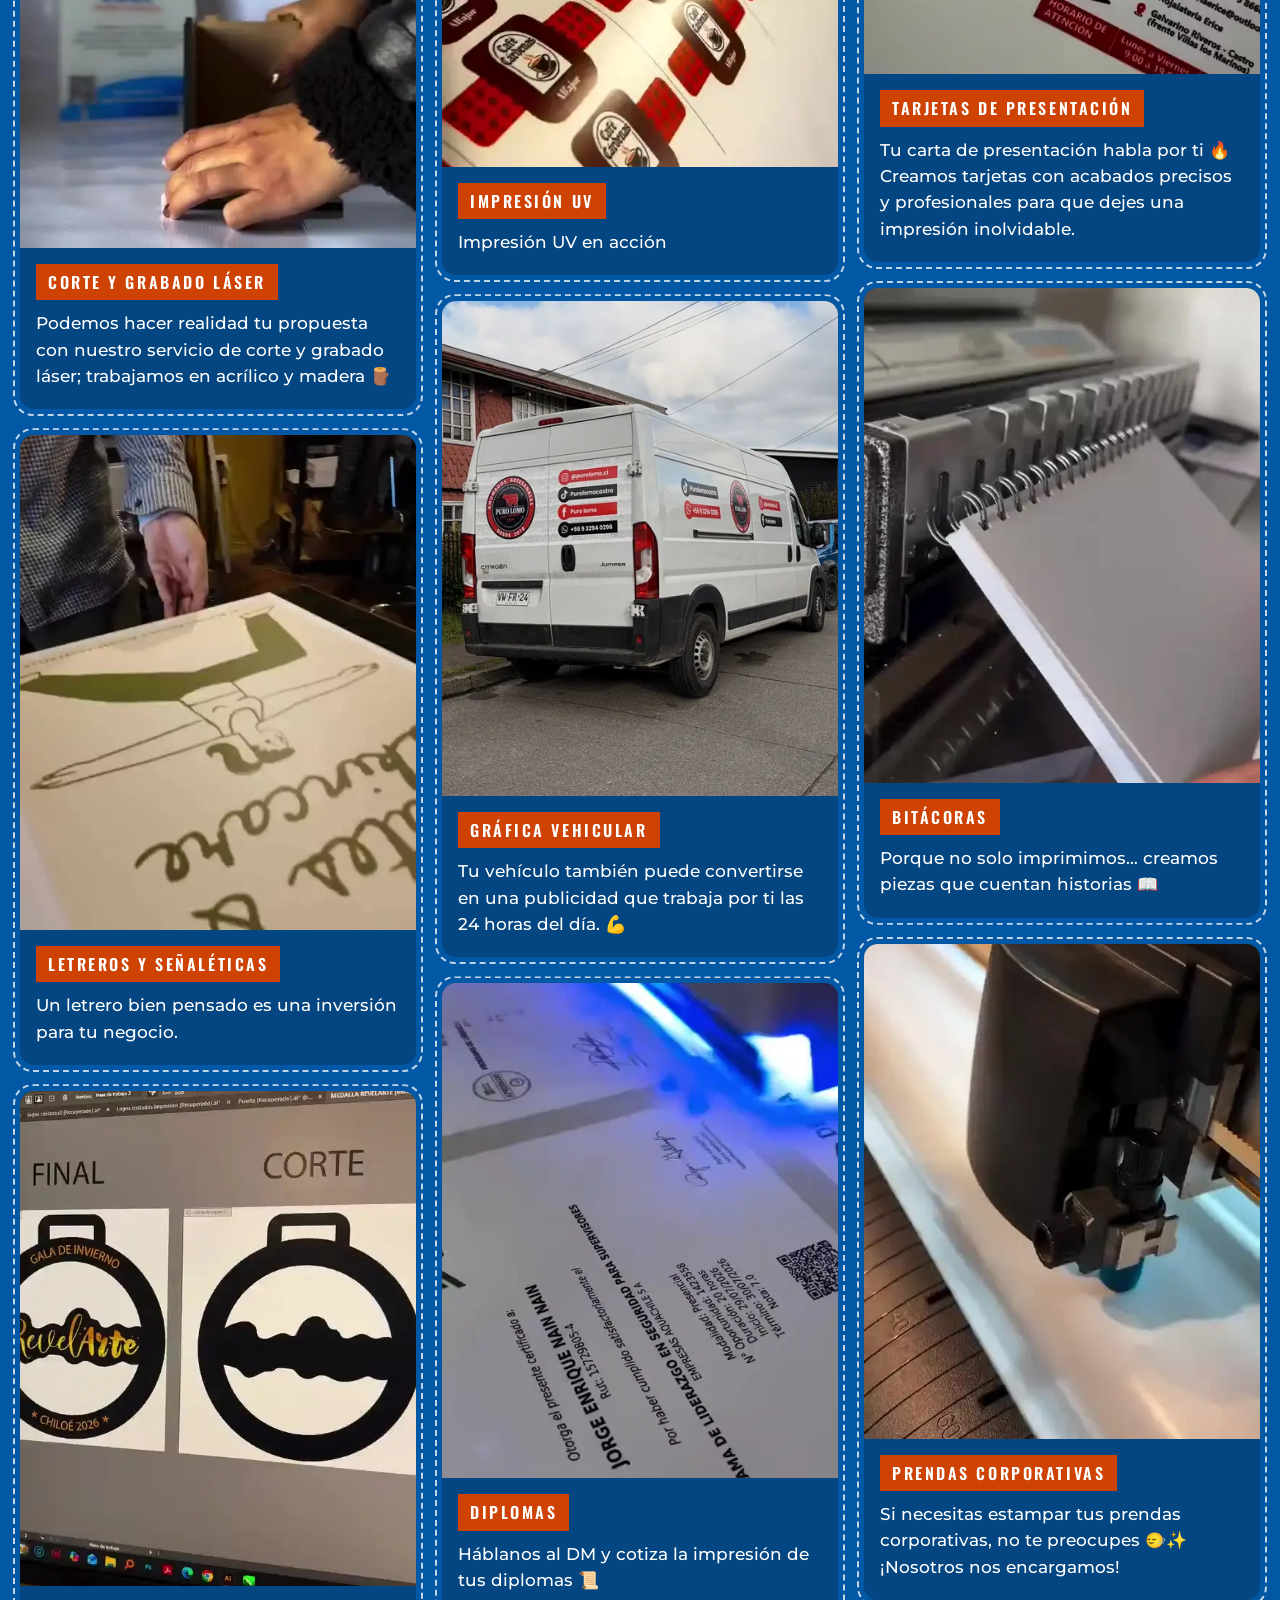
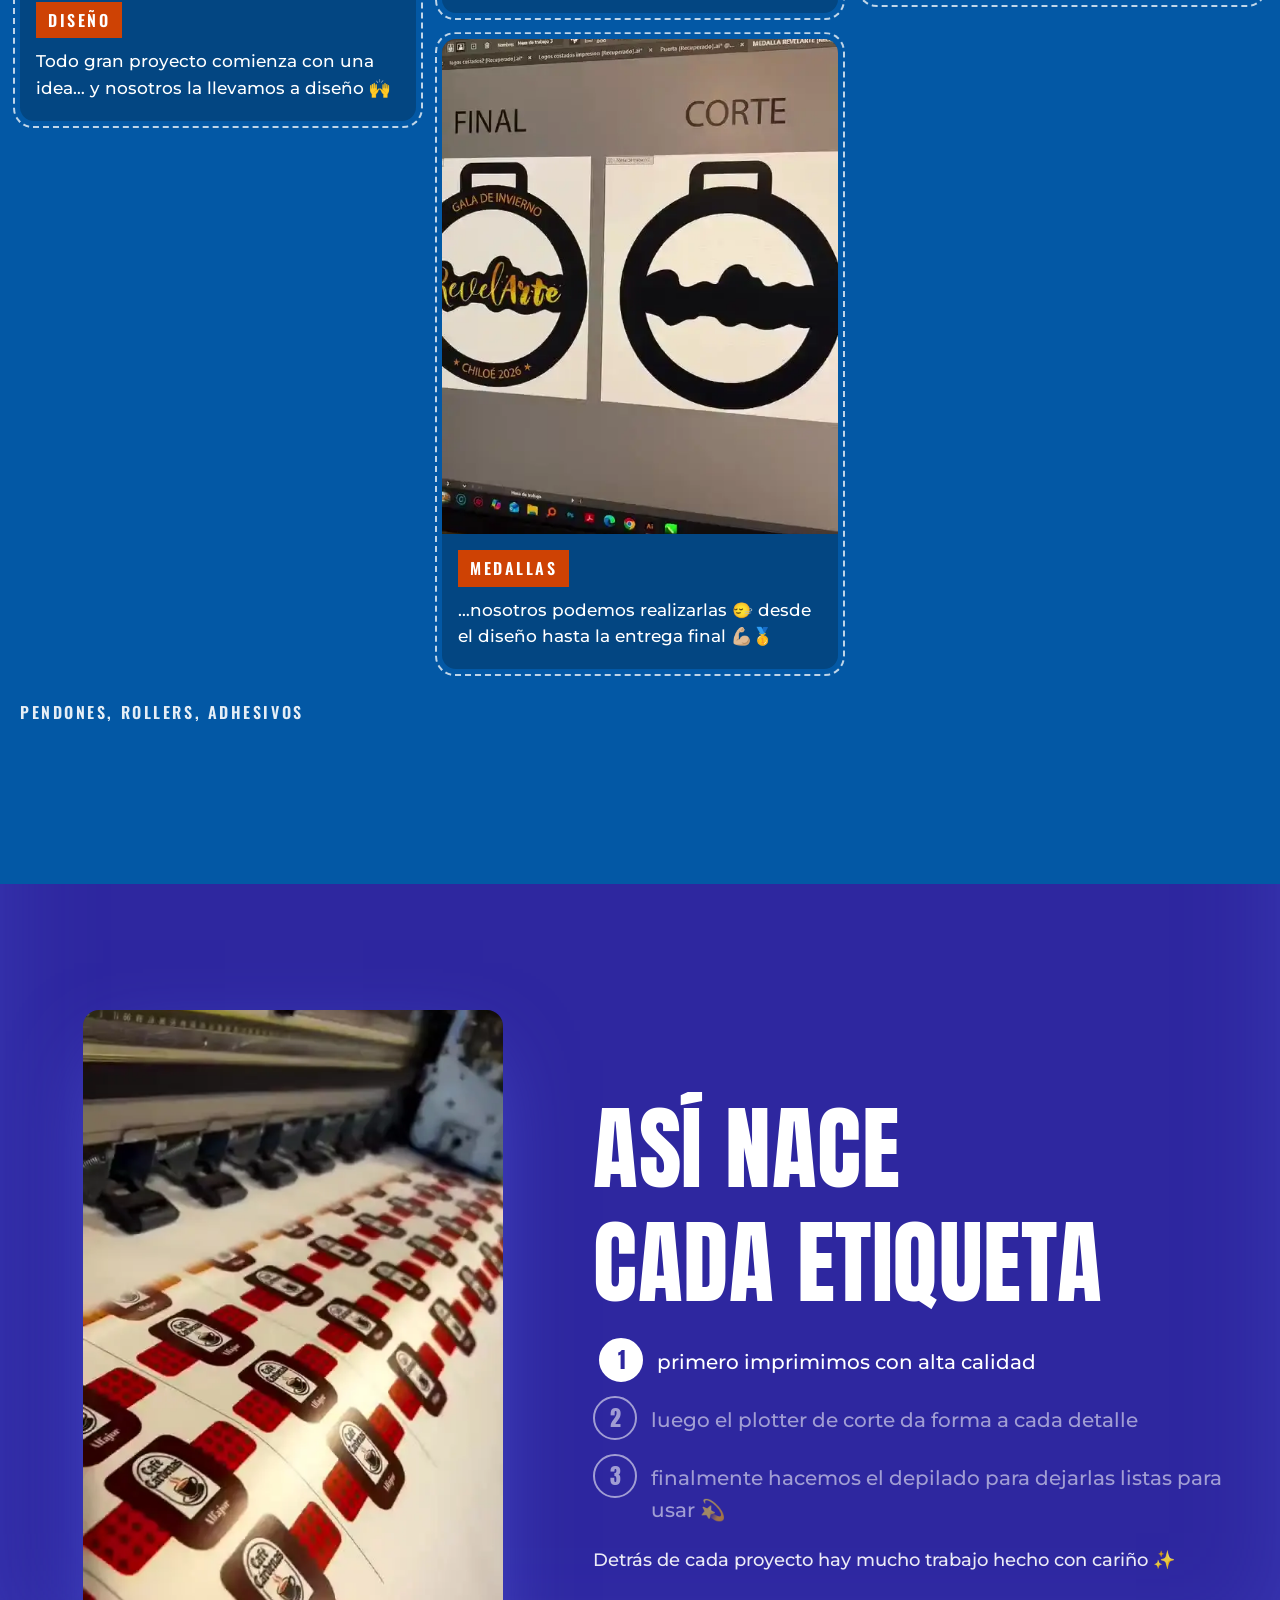
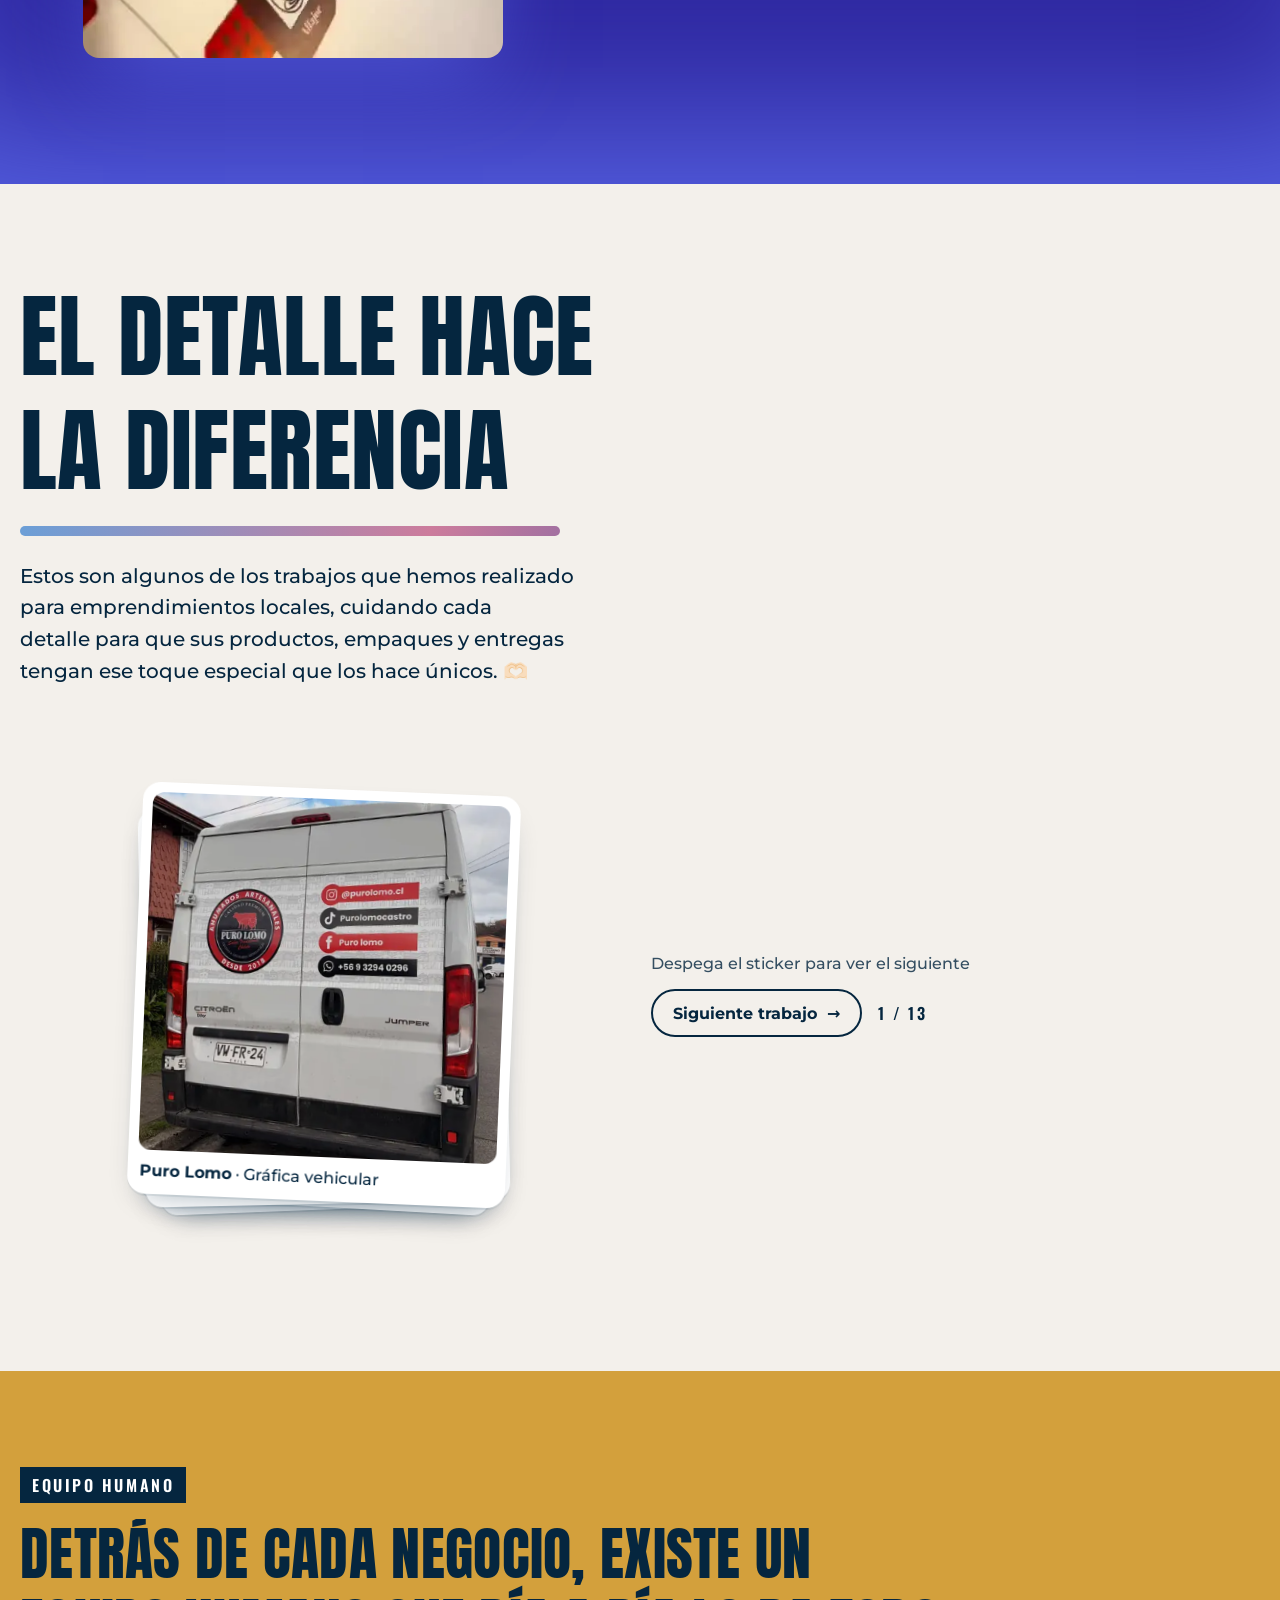
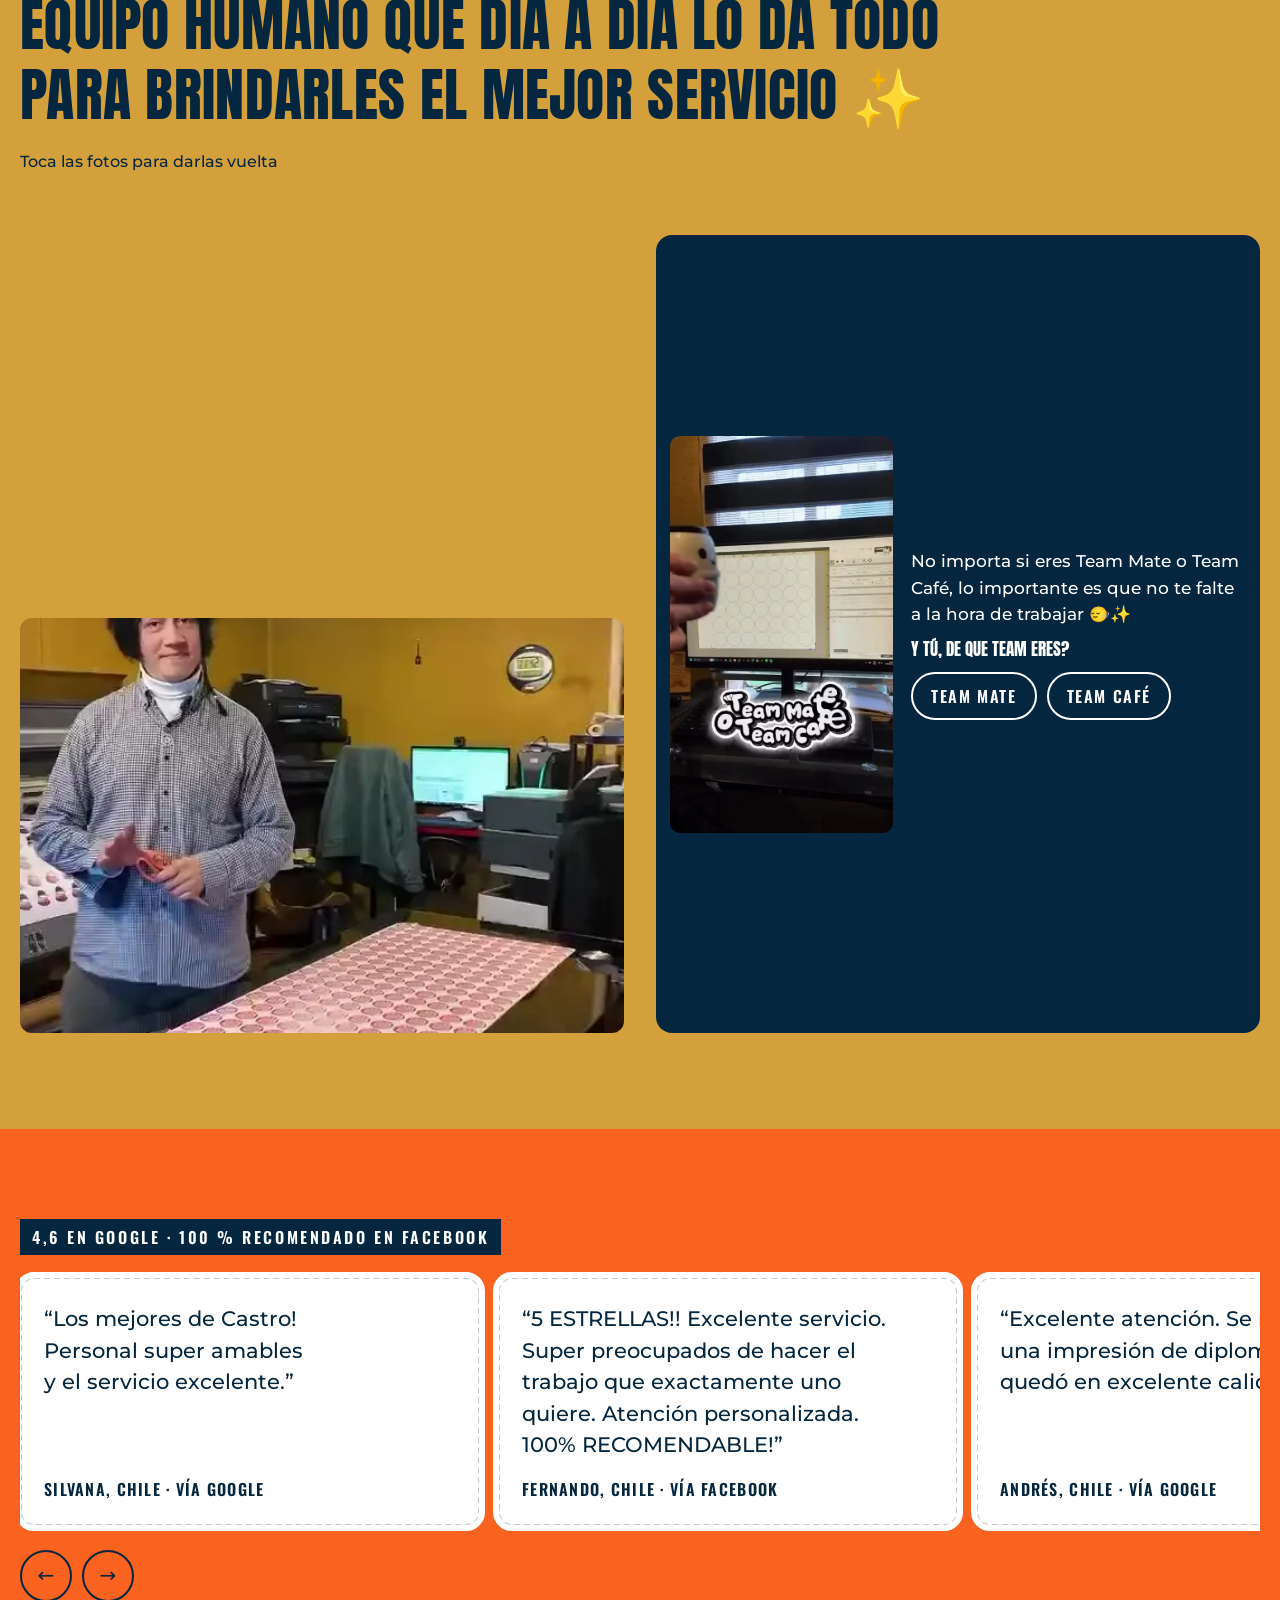
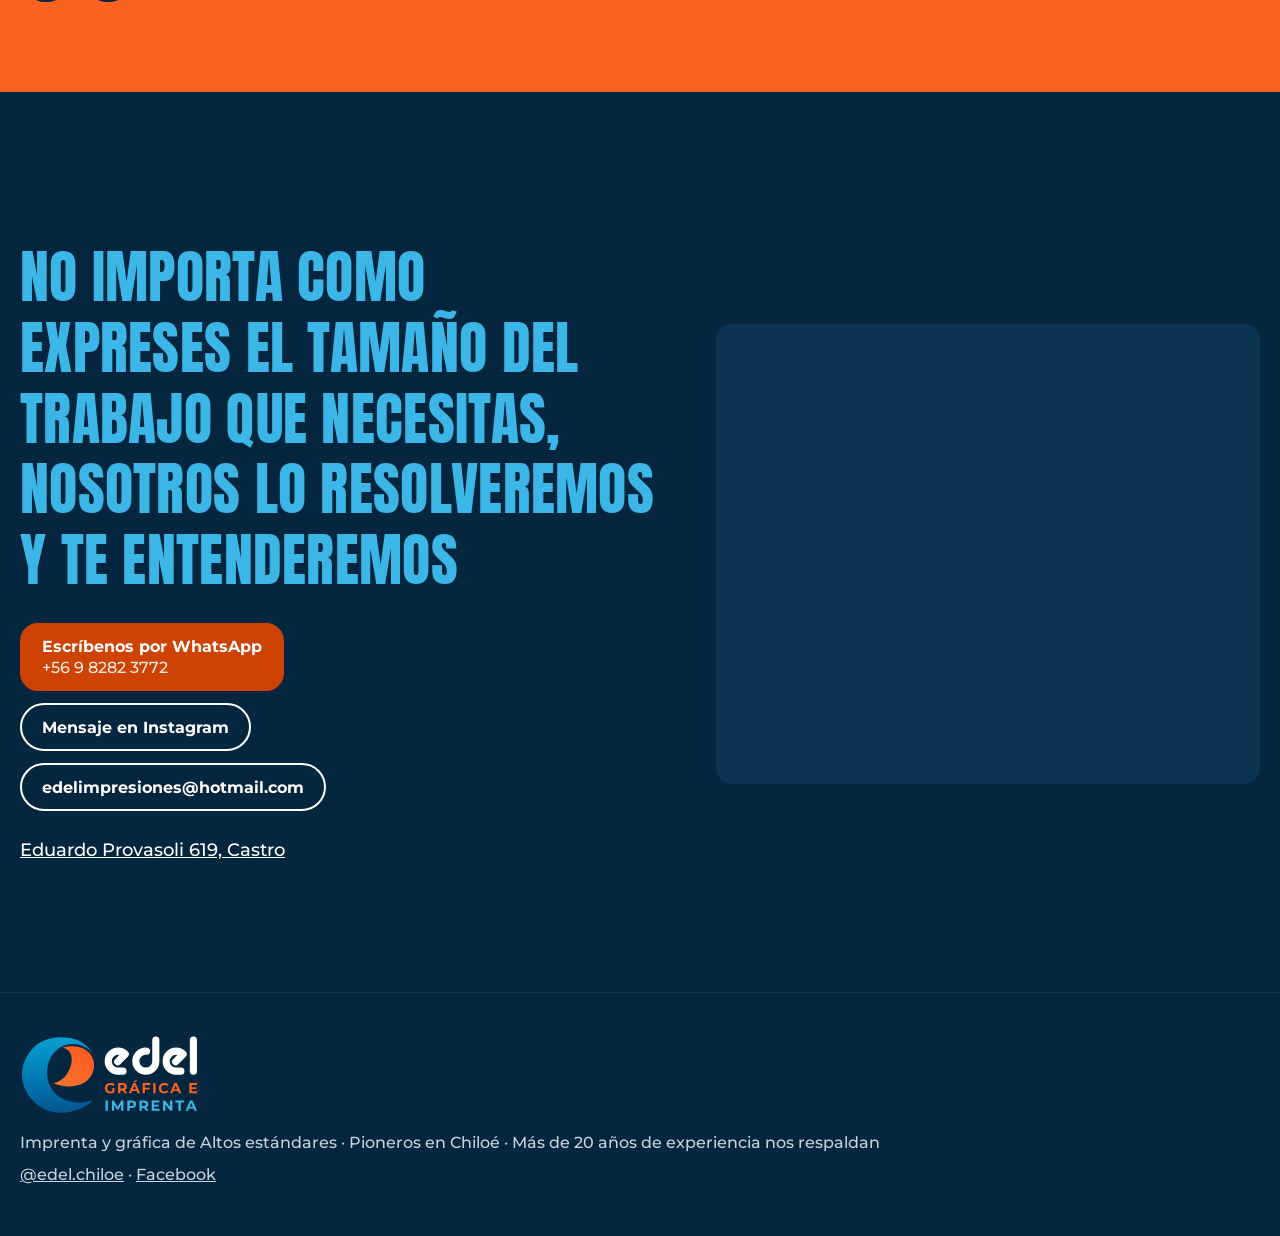
<file: nueva_v3/index.html>
<!doctype html>
<html lang="es" data-lang="es">
<head>
<meta charset="utf-8">
<meta name="viewport" content="width=device-width,initial-scale=1,viewport-fit=cover">
<title>Edel Impresiones · Imprenta y gráfica en Castro, Chiloé</title>
<meta name="description" content="Edel Impresiones, imprenta y gráfica en Castro, Chiloé: stickers y etiquetas, impresión UV, corte y grabado láser, gráfica vehicular, letreros y más. Cotiza por WhatsApp." data-meta-en="Edel Impresiones, print and graphics shop in Castro, Chiloé: stickers and labels, UV printing, laser cutting and engraving, vehicle graphics, signs and more. Get a quote on WhatsApp.">
<meta name="robots" content="noindex,nofollow">
<meta name="theme-color" content="#05263f">
<link rel="canonical" href="https://edelimpresiones.pages.dev/">
<meta property="og:type" content="website"><meta property="og:locale" content="es_CL">
<meta property="og:title" content="Edel Impresiones · Tu marca empieza por una buena impresión">
<meta property="og:description" content="Edel Impresiones, imprenta y gráfica en Castro, Chiloé: stickers y etiquetas, impresión UV, corte y grabado láser, gráfica vehicular, letreros y más. Cotiza por WhatsApp.">
<meta property="og:url" content="https://edelimpresiones.pages.dev/"><meta property="og:image" content="https://edelimpresiones.pages.dev/assets/og.jpg">
<meta property="og:image:width" content="1200"><meta property="og:image:height" content="630">
<meta name="twitter:card" content="summary_large_image"><meta name="twitter:image" content="https://edelimpresiones.pages.dev/assets/og.jpg">
<link rel="icon" href="../brand/favicon.svg" type="image/svg+xml"><link rel="icon" href="../brand/favicon.ico" sizes="any">
<link rel="apple-touch-icon" href="../brand/png/favicon-180.png">
<link rel="preload" href="../assets/fonts/anton-latin-400-normal.woff2" as="font" type="font/woff2" crossorigin>
<link rel="preload" href="../assets/fonts/montserrat-latin-500-normal.woff2" as="font" type="font/woff2" crossorigin>
<link rel="stylesheet" href="../css/fonts.css"><link rel="stylesheet" href="../css/tokens.css"><link rel="stylesheet" href="../css/nv3/site.css">
<script>document.documentElement.classList.add('js');try{if(localStorage.getItem('edel-lang')==='en')document.documentElement.dataset.lang='en'}catch(e){}</script>
<script type="application/ld+json">{"@context": "https://schema.org", "@type": "LocalBusiness", "name": "Edel Impresiones", "alternateName": "Imprenta y Gráfica Edel", "url": "https://edelimpresiones.pages.dev/", "image": "https://edelimpresiones.pages.dev/assets/og.jpg", "logo": "https://edelimpresiones.pages.dev/brand/png/isotipo.png", "telephone": "+56982823772", "email": "edelimpresiones@hotmail.com", "address": {"@type": "PostalAddress", "streetAddress": "Eduardo Provasoli 619", "addressLocality": "Castro", "addressRegion": "Los Lagos", "addressCountry": "CL"}, "sameAs": ["https://www.instagram.com/edel.chiloe/", "https://www.facebook.com/edel.chiloe/"], "aggregateRating": {"@type": "AggregateRating", "ratingValue": "4.6", "reviewCount": "10"}}</script>
</head>
<body class="cargando">
<svg class="defs" width="0" height="0" aria-hidden="true" focusable="false"><defs><linearGradient id="ga" x1="0" y1="0" x2="0" y2="1"><stop offset="0" stop-color="#099ece"/><stop offset=".45" stop-color="#0182b9"/><stop offset="1" stop-color="#035590"/></linearGradient><linearGradient id="gn" x1="1" y1="0" x2="0" y2="1"><stop offset="0" stop-color="#fa571c"/><stop offset="1" stop-color="#f97732"/></linearGradient></defs></svg>
<a class="saltar" href="#contenido"><span data-en="Skip to content">Saltar al contenido</span></a>
<div id="carga" role="status" aria-live="polite">
 <svg id="ov" aria-hidden="true" preserveAspectRatio="none">
<defs>
 <clipPath id="co" clipPathUnits="userSpaceOnUse"><circle cx="263.3" cy="533.8" r="210.9"/></clipPath>
 <mask id="mk" maskUnits="userSpaceOnUse" x="-1e5" y="-1e5" width="2e5" height="2e5">
  <rect x="-1e5" y="-1e5" width="2e5" height="2e5" fill="#fff"/>
  <g class="ap"><circle id="hueco" cx="358.7" cy="521.1" r="0" fill="#000" clip-path="url(#co)"/></g>
 </mask>
</defs>
<rect id="velo" x="-1e5" y="-1e5" width="2e5" height="2e5" fill="#05263f" mask="url(#mk)"/>
<g class="ap">
 <path id="isoA" d="M277.0 746.5C281.4 746.4 285.0 746.3 285.2 746.2C285.3 746.1 287.5 745.8 290.0 745.6C292.6 745.4 296.8 744.9 299.5 744.6C302.2 744.2 305.4 743.9 306.6 743.7C307.9 743.6 309.7 743.4 310.6 743.2C311.6 743.0 313.9 742.5 315.8 742.3C323.3 741.1 329.1 739.9 338.5 737.6C349.8 734.8 350.3 734.7 363.6 729.9C378.1 724.7 394.4 716.8 406.2 709.3C408.5 707.9 411.6 705.9 413.0 705.0C414.4 704.1 417.0 702.3 418.8 701.0C420.5 699.7 423.2 697.7 424.7 696.6C433.8 689.9 446.5 678.3 446.5 676.7C446.5 675.4 445.1 675.7 437.9 678.3C432.5 680.3 423.6 683.0 416.2 684.7C414.8 685.0 412.7 685.5 411.6 685.8C410.5 686.0 409.3 686.2 409.0 686.2C408.6 686.2 407.7 686.4 407.0 686.6C406.2 686.8 404.7 687.1 403.5 687.2C402.3 687.4 400.4 687.6 399.2 687.8C394.8 688.6 391.4 689.0 388.7 689.2C387.1 689.2 384.6 689.5 383.0 689.7C379.5 690.2 360.0 690.3 357.9 689.8C357.2 689.6 354.8 689.4 352.5 689.3C348.8 689.0 347.3 688.9 340.8 687.9C339.4 687.7 337.8 687.4 337.0 687.4C336.2 687.3 334.8 687.0 333.8 686.8C332.7 686.5 331.3 686.2 330.5 686.2C329.3 686.0 322.1 684.3 314.0 682.2C306.4 680.2 294.5 675.6 282.7 670.0C244.2 652.0 214.2 619.1 202.2 581.8C199.6 573.5 196.2 559.9 195.3 553.8C193.8 543.7 193.3 538.7 193.0 531.6C192.7 525.1 192.9 505.9 193.3 503.2C193.4 502.2 193.7 499.7 193.9 497.8C194.2 494.4 194.4 492.9 195.6 485.5C195.8 484.1 196.4 481.4 196.9 479.5C197.4 477.6 197.9 475.5 198.0 474.8C198.4 472.6 200.1 466.5 201.9 461.1C216.9 415.4 260.2 375.2 304.6 365.6C306.3 365.3 308.7 364.8 309.9 364.5C311.2 364.2 312.6 364.0 313.0 364.0C313.5 364.0 315.2 363.8 316.8 363.5C324.8 362.2 326.2 362.1 335.6 362.1C342.8 362.1 345.3 362.2 348.0 362.6C349.9 362.8 353.1 363.3 355.1 363.5C368.4 365.3 381.3 368.8 393.4 374.1C411.8 382.0 426.0 392.0 438.6 405.7C442.2 409.6 442.8 410.0 442.0 407.9C438.1 398.0 420.7 377.6 407.5 367.3C406.3 366.4 403.9 364.5 402.0 363.0C383.1 348.1 358.3 336.8 329.4 329.7C327.0 329.1 325.6 328.8 317.5 327.4C315.5 327.0 313.1 326.6 312.1 326.4C311.1 326.2 309.6 326.0 308.7 326.0C307.8 326.0 306.3 325.8 305.2 325.6C304.2 325.4 301.5 325.1 299.1 325.0C296.8 324.9 293.5 324.6 291.9 324.4C287.6 323.8 260.6 323.8 256.8 324.4C255.3 324.6 252.3 324.8 250.1 324.9C247.9 325.0 244.9 325.3 243.4 325.5C241.9 325.8 239.8 326.0 238.8 326.0C237.8 326.0 235.9 326.2 234.5 326.5C233.0 326.7 230.4 327.2 228.5 327.5C223.9 328.2 218.7 329.2 217.0 329.6C216.2 329.8 215.2 330.0 214.6 330.1C214.1 330.2 212.2 330.7 210.4 331.1C208.6 331.6 205.9 332.3 204.5 332.6C203.1 333.0 200.0 333.9 197.6 334.6C195.3 335.4 192.7 336.1 191.9 336.4C189.9 336.9 181.1 340.3 176.0 342.5C147.1 354.6 121.6 373.5 102.1 396.9C100.1 399.4 97.9 401.9 97.4 402.6C96.0 404.2 89.1 413.9 87.6 416.3C87.0 417.3 85.8 419.1 85.0 420.4C76.5 433.7 67.2 453.7 62.3 469.5C61.5 471.8 60.5 475.1 59.9 477.0C58.7 480.6 56.7 488.5 55.7 493.8C54.2 500.8 52.3 513.2 52.2 515.4C52.2 516.4 52.0 518.9 51.7 521.1C51.0 526.7 50.9 547.9 51.6 551.8C51.8 553.1 52.1 555.6 52.2 557.4C52.4 559.2 52.6 561.4 52.8 562.4C53.1 563.3 53.6 566.3 54.1 568.9C55.5 576.1 56.4 579.7 59.0 588.7C59.4 590.1 60.3 592.7 60.9 594.5C61.6 596.4 62.8 599.5 63.5 601.5C66.0 608.4 68.7 614.7 71.6 620.6C77.7 633.0 84.7 644.9 90.3 652.5C91.0 653.5 92.6 655.7 93.8 657.4C96.0 660.6 96.7 661.5 101.9 667.9C109.1 676.8 121.8 689.9 129.1 696.0C131.2 697.7 133.7 699.8 134.7 700.7C135.8 701.6 137.3 702.8 138.1 703.3C138.9 703.9 141.1 705.5 143.0 706.9C149.4 711.7 154.2 714.8 162.5 719.5C169.8 723.7 174.7 726.2 182.5 729.5C184.4 730.3 187.2 731.5 188.9 732.3C193.1 734.1 202.6 737.3 207.4 738.5C208.5 738.7 210.8 739.3 212.6 739.8C214.4 740.3 217.5 741.0 219.5 741.5C221.5 741.9 224.4 742.5 225.9 742.9C227.4 743.2 229.1 743.6 229.8 743.6C230.4 743.7 232.7 744.1 235.0 744.5C237.3 744.9 240.6 745.4 242.4 745.5C244.2 745.6 246.1 745.9 246.6 746.0C247.2 746.2 251.6 746.4 256.5 746.5C261.3 746.6 265.4 746.8 265.5 746.9C265.6 747.0 266.4 747.0 267.4 746.9C268.3 746.8 272.7 746.7 277.0 746.5Z" fill="url(#ga)" pathLength="1"/>
 <path id="isoN" d="M332.8 599.3C333.4 599.1 335.4 598.9 337.2 598.8C340.7 598.5 350.1 597.1 353.5 596.3C354.7 596.0 355.9 595.8 356.1 595.8C356.4 595.8 357.7 595.4 366.9 592.8C384.5 587.9 405.4 576.7 416.9 566.0C422.0 561.2 424.5 558.7 426.5 556.6C441.1 540.1 449.7 522.5 453.3 501.5C454.6 494.2 454.6 494.5 454.7 483.8C454.8 472.6 454.7 471.7 453.2 462.5C447.0 425.0 425.0 399.1 386.6 384.3C381.7 382.4 367.0 378.2 365.2 378.2C364.8 378.2 363.5 378.0 362.3 377.8C361.1 377.5 358.6 377.1 356.6 376.8C354.7 376.5 351.6 376.0 349.6 375.7C344.2 374.9 317.5 374.9 312.1 375.7C299.3 377.7 295.4 378.6 289.9 380.4C282.8 382.7 282.5 383.7 288.0 385.4C309.4 392.2 323.8 407.9 328.1 429.3C328.4 430.4 328.7 432.0 328.9 432.7C329.1 433.5 329.2 434.7 329.2 435.5C329.2 436.3 329.4 437.8 329.7 438.9C330.1 440.6 330.1 442.2 330.1 449.0C330.1 455.8 330.1 457.5 329.7 459.2C329.4 460.4 329.3 462.0 329.3 462.8C329.3 464.4 328.8 466.9 327.4 473.4C327.0 475.3 326.5 477.6 326.4 478.5C326.0 480.2 324.0 486.9 322.4 491.9C313.9 517.6 294.5 545.6 275.0 560.3C268.6 565.2 268.7 565.1 261.4 569.3C253.1 574.1 241.7 578.0 232.3 579.3C228.2 579.8 228.0 581.8 231.9 583.7C235.1 585.3 258.4 592.2 260.5 592.2C260.9 592.2 262.3 592.6 263.5 593.0C264.7 593.4 266.0 593.8 266.3 593.8C266.6 593.8 268.5 594.2 270.5 594.8C272.5 595.3 274.6 595.8 275.1 595.8C275.6 595.8 277.0 596.0 278.2 596.2C280.2 596.7 282.5 597.1 289.3 598.1C290.6 598.3 293.3 598.6 295.4 598.7C297.4 598.9 299.3 599.1 299.6 599.2C302.0 599.7 330.3 599.9 332.8 599.3Z" fill="url(#gn)" pathLength="1"/>
 <g id="pal" transform="translate(-521.5 473)">
  <g id="edel" fill="none" stroke="#fff" stroke-width="40" stroke-linecap="round" stroke-linejoin="round"><path d="M618 514H591A56 56 0 0 1 535 458A56 56 0 0 1 591 402A56 56 0 0 1 630.60 418.40L588.17 460.83" pathLength="1"/><path d="M802 340V458A56 56 0 0 1 746 514A56 56 0 0 1 690 458A56 56 0 0 1 750 402" pathLength="1"/><path d="M943 514H916A56 56 0 0 1 860 458A56 56 0 0 1 916 402A56 56 0 0 1 955.60 418.40L913.17 460.83" pathLength="1"/><path d="M1013 340V514" pathLength="1"/></g>
  <path id="sub1" d="M547.1057142857143 638.9771428571429Q540.3471428571428 638.9771428571429 534.6878571428571 636.8192857142858Q529.0285714285714 634.6614285714286 524.8349999999999 630.6714285714286Q520.6414285714285 626.6814285714286 518.3207142857143 621.3071428571429Q516.0 615.9328571428572 516.0 609.5Q516.0 603.0671428571428 518.3207142857143 597.6928571428571Q520.6414285714285 592.3185714285714 524.8757142857143 588.3285714285714Q529.11 584.3385714285714 534.81 582.1807142857142Q540.51 580.0228571428571 547.3499999999999 580.0228571428571Q554.9228571428571 580.0228571428571 560.9892857142856 582.5471428571428Q567.0557142857142 585.0714285714286 571.2085714285714 589.8757142857143L562.74 597.6928571428572Q559.6457142857142 594.4357142857143 555.9814285714285 592.8478571428572Q552.3171428571428 591.26 548.0014285714285 591.26Q543.8485714285714 591.26 540.4285714285713 592.5628571428572Q537.0085714285714 593.8657142857143 534.525 596.3085714285714Q532.0414285714286 598.7514285714286 530.6978571428572 602.09Q529.3542857142857 605.4285714285714 529.3542857142857 609.5Q529.3542857142857 613.49 530.6978571428572 616.8285714285714Q532.0414285714286 620.1671428571428 534.525 622.6507142857142Q537.0085714285714 625.1342857142857 540.3878571428571 626.4371428571428Q543.7671428571429 627.74 547.8385714285714 627.74Q551.7471428571429 627.74 555.4521428571429 626.4778571428571Q559.1571428571428 625.2157142857143 562.6585714285713 622.2028571428572L570.15 631.73Q565.5085714285714 635.2314285714285 559.3607142857143 637.1042857142857Q553.2128571428572 638.9771428571429 547.1057142857143 638.9771428571429ZM570.15 631.73 558.0985714285714 630.02V608.6042857142858H570.15Z M590.1346428571428 638.0V581.0H614.4817857142857Q626.3703571428572 581.0 632.9660714285715 586.4964285714286Q639.5617857142857 591.9928571428571 639.5617857142857 601.6828571428572Q639.5617857142857 608.0342857142857 636.5489285714286 612.635Q633.5360714285714 617.2357142857143 627.9989285714286 619.6785714285714Q622.4617857142857 622.1214285714286 614.8075 622.1214285714286H597.4632142857143L603.3260714285715 616.34V638.0ZM626.3703571428572 638.0 612.1203571428572 617.3171428571428H626.2075L640.6203571428572 638.0ZM603.3260714285715 617.8057142857143 597.4632142857143 611.6171428571429H614.0746428571429Q620.1817857142858 611.6171428571429 623.1946428571429 608.9707142857143Q626.2075 606.3242857142857 626.2075 601.6828571428572Q626.2075 596.96 623.1946428571429 594.3542857142857Q620.1817857142858 591.7485714285714 614.0746428571429 591.7485714285714H597.4632142857143L603.3260714285715 585.4785714285714Z M650.2635714285715 638.0 675.6692857142858 581.0H688.6978571428572L714.1850000000001 638.0H700.3421428571429L679.4964285714286 587.6771428571428H684.7078571428572L663.7807142857143 638.0ZM662.9664285714287 625.7857142857143 666.4678571428572 615.77H695.782142857143L699.365 625.7857142857143ZM674.7735714285716 576.3585714285715 685.7664285714287 564.6328571428572H699.4464285714287L684.7078571428573 576.3585714285715Z M727.8996428571429 638.0V581.0H770.9753571428571V591.5857142857143H741.0910714285715V638.0ZM740.1139285714286 617.2357142857143V606.65H767.4739285714286V617.2357142857143Z M787.702857142857 638.0V581.0H800.8942857142857V638.0Z M849.4603571428571 638.9771428571429Q842.8646428571428 638.9771428571429 837.2053571428571 636.8192857142858Q831.5460714285714 634.6614285714286 827.3932142857143 630.6714285714286Q823.2403571428571 626.6814285714286 820.9196428571429 621.3071428571429Q818.5989285714286 615.9328571428572 818.5989285714286 609.5Q818.5989285714286 603.0671428571428 820.9196428571429 597.6928571428571Q823.2403571428571 592.3185714285714 827.4339285714285 588.3285714285714Q831.6274999999999 584.3385714285714 837.2460714285714 582.1807142857142Q842.8646428571428 580.0228571428571 849.5417857142857 580.0228571428571Q856.9517857142857 580.0228571428571 862.9367857142856 582.587857142857Q868.9217857142856 585.1528571428571 872.9932142857143 590.12L864.5246428571428 597.9371428571428Q861.5932142857142 594.5985714285714 858.0103571428572 592.9292857142857Q854.4275 591.26 850.1932142857142 591.26Q846.2032142857142 591.26 842.8646428571428 592.5628571428572Q839.5260714285714 593.8657142857143 837.0832142857143 596.3085714285714Q834.6403571428572 598.7514285714286 833.2967857142858 602.09Q831.9532142857142 605.4285714285714 831.9532142857142 609.5Q831.9532142857142 613.5714285714286 833.2967857142858 616.91Q834.6403571428572 620.2485714285714 837.0832142857143 622.6914285714286Q839.5260714285714 625.1342857142857 842.8646428571428 626.4371428571428Q846.2032142857142 627.74 850.1932142857142 627.74Q854.4275 627.74 858.0103571428572 626.0707142857143Q861.5932142857142 624.4014285714286 864.5246428571428 620.9814285714285L872.9932142857143 628.7985714285714Q868.9217857142856 633.7657142857142 862.9367857142856 636.3714285714286Q856.9517857142857 638.9771428571429 849.4603571428571 638.9771428571429Z M881.415 638.0 906.8207142857143 581.0H919.8492857142857L945.3364285714285 638.0H931.4935714285714L910.6478571428571 587.6771428571428H915.8592857142856L894.9321428571428 638.0ZM894.1178571428571 625.7857142857143 897.6192857142856 615.77H926.9335714285714L930.5164285714285 625.7857142857143Z M989.8657142857144 638.0V581.0H1032.9414285714286V591.5857142857143H1002.9757142857143V627.4142857142857H1034.0V638.0ZM1001.9985714285715 614.2228571428572V603.9628571428572H1029.44V614.2228571428572Z" fill="#fa621f"/><path id="sub2" d="M520.0 736.0V679.0H533.1914285714286V736.0Z M555.5493877551021 736.0V679.0H566.4608163265306L590.7265306122449 719.2257142857143H584.9451020408163L608.8036734693877 679.0H619.6336734693878L619.7965306122449 736.0H607.419387755102L607.3379591836734 697.9728571428572H609.6179591836735L590.5636734693877 729.9742857142858H584.619387755102L565.1579591836735 697.9728571428572H567.9265306122448V736.0Z M642.1544897959184 736.0V679.0H666.8273469387755Q674.4816326530612 679.0 680.018775510204 681.4835714285714Q685.5559183673469 683.9671428571429 688.568775510204 688.6085714285714Q691.5816326530612 693.25 691.5816326530612 699.6828571428572Q691.5816326530612 706.0342857142857 688.568775510204 710.6757142857143Q685.5559183673469 715.3171428571428 680.018775510204 717.8007142857143Q674.4816326530612 720.2842857142857 666.8273469387755 720.2842857142857H649.4830612244898L655.3459183673469 714.34V736.0ZM655.3459183673469 715.8057142857143 649.4830612244898 709.5357142857143H666.0944897959183Q672.2016326530612 709.5357142857143 675.2144897959183 706.9300000000001Q678.2273469387754 704.3242857142857 678.2273469387754 699.6828571428572Q678.2273469387754 694.96 675.2144897959183 692.3542857142857Q672.2016326530612 689.7485714285714 666.0944897959183 689.7485714285714H649.4830612244898L655.3459183673469 683.4785714285714Z M710.6010204081633 736.0V679.0H734.9481632653061Q746.8367346938776 679.0 753.4324489795919 684.4964285714286Q760.0281632653061 689.9928571428571 760.0281632653061 699.6828571428572Q760.0281632653061 706.0342857142857 757.0153061224489 710.635Q754.0024489795918 715.2357142857143 748.465306122449 717.6785714285714Q742.9281632653061 720.1214285714286 735.2738775510204 720.1214285714286H717.9295918367347L723.7924489795919 714.34V736.0ZM746.8367346938776 736.0 732.5867346938776 715.3171428571428H746.6738775510204L761.0867346938776 736.0ZM723.7924489795919 715.8057142857143 717.9295918367347 709.6171428571429H734.5410204081633Q740.6481632653062 709.6171428571429 743.6610204081633 706.9707142857143Q746.6738775510204 704.3242857142857 746.6738775510204 699.6828571428572Q746.6738775510204 694.96 743.6610204081633 692.3542857142857Q740.6481632653062 689.7485714285714 734.5410204081633 689.7485714285714H717.9295918367347L723.7924489795919 683.4785714285714Z M779.2918367346938 736.0V679.0H822.3675510204081V689.5857142857143H792.4018367346938V725.4142857142857H823.4261224489795V736.0ZM791.424693877551 712.2228571428572V701.9628571428572H818.8661224489796V712.2228571428572Z M842.7712244897959 736.0V679.0H853.6826530612244L887.3126530612244 720.04H882.0197959183673V679.0H895.0483673469388V736.0H884.2183673469387L850.5069387755102 694.96H855.7997959183673V736.0Z M929.213469387755 736.0V689.7485714285714H910.973469387755V679.0H960.6448979591836V689.7485714285714H942.4048979591836V736.0Z M969.0785714285713 736.0 994.4842857142856 679.0H1007.512857142857L1033.0 736.0H1019.1571428571427L998.3114285714285 685.6771428571428H1003.522857142857L982.5957142857142 736.0ZM981.7814285714285 723.7857142857143 985.282857142857 713.77H1014.5971428571428L1018.1799999999998 723.7857142857143Z" fill="#3bb6e6"/>
 </g>
</g>
</svg>
 <p class="pct"><span id="pct">0</span> %<span class="sr" data-en="Loading Edel Impresiones">Cargando Edel Impresiones</span></p>
</div>

<header class="nav" id="nav">
 <a class="nav-logo" href="#portada" aria-label="Edel Impresiones"><svg class="logo-nav" viewBox="40 300 1010 460" aria-hidden="true"><path d="M277.0 746.5C281.4 746.4 285.0 746.3 285.2 746.2C285.3 746.1 287.5 745.8 290.0 745.6C292.6 745.4 296.8 744.9 299.5 744.6C302.2 744.2 305.4 743.9 306.6 743.7C307.9 743.6 309.7 743.4 310.6 743.2C311.6 743.0 313.9 742.5 315.8 742.3C323.3 741.1 329.1 739.9 338.5 737.6C349.8 734.8 350.3 734.7 363.6 729.9C378.1 724.7 394.4 716.8 406.2 709.3C408.5 707.9 411.6 705.9 413.0 705.0C414.4 704.1 417.0 702.3 418.8 701.0C420.5 699.7 423.2 697.7 424.7 696.6C433.8 689.9 446.5 678.3 446.5 676.7C446.5 675.4 445.1 675.7 437.9 678.3C432.5 680.3 423.6 683.0 416.2 684.7C414.8 685.0 412.7 685.5 411.6 685.8C410.5 686.0 409.3 686.2 409.0 686.2C408.6 686.2 407.7 686.4 407.0 686.6C406.2 686.8 404.7 687.1 403.5 687.2C402.3 687.4 400.4 687.6 399.2 687.8C394.8 688.6 391.4 689.0 388.7 689.2C387.1 689.2 384.6 689.5 383.0 689.7C379.5 690.2 360.0 690.3 357.9 689.8C357.2 689.6 354.8 689.4 352.5 689.3C348.8 689.0 347.3 688.9 340.8 687.9C339.4 687.7 337.8 687.4 337.0 687.4C336.2 687.3 334.8 687.0 333.8 686.8C332.7 686.5 331.3 686.2 330.5 686.2C329.3 686.0 322.1 684.3 314.0 682.2C306.4 680.2 294.5 675.6 282.7 670.0C244.2 652.0 214.2 619.1 202.2 581.8C199.6 573.5 196.2 559.9 195.3 553.8C193.8 543.7 193.3 538.7 193.0 531.6C192.7 525.1 192.9 505.9 193.3 503.2C193.4 502.2 193.7 499.7 193.9 497.8C194.2 494.4 194.4 492.9 195.6 485.5C195.8 484.1 196.4 481.4 196.9 479.5C197.4 477.6 197.9 475.5 198.0 474.8C198.4 472.6 200.1 466.5 201.9 461.1C216.9 415.4 260.2 375.2 304.6 365.6C306.3 365.3 308.7 364.8 309.9 364.5C311.2 364.2 312.6 364.0 313.0 364.0C313.5 364.0 315.2 363.8 316.8 363.5C324.8 362.2 326.2 362.1 335.6 362.1C342.8 362.1 345.3 362.2 348.0 362.6C349.9 362.8 353.1 363.3 355.1 363.5C368.4 365.3 381.3 368.8 393.4 374.1C411.8 382.0 426.0 392.0 438.6 405.7C442.2 409.6 442.8 410.0 442.0 407.9C438.1 398.0 420.7 377.6 407.5 367.3C406.3 366.4 403.9 364.5 402.0 363.0C383.1 348.1 358.3 336.8 329.4 329.7C327.0 329.1 325.6 328.8 317.5 327.4C315.5 327.0 313.1 326.6 312.1 326.4C311.1 326.2 309.6 326.0 308.7 326.0C307.8 326.0 306.3 325.8 305.2 325.6C304.2 325.4 301.5 325.1 299.1 325.0C296.8 324.9 293.5 324.6 291.9 324.4C287.6 323.8 260.6 323.8 256.8 324.4C255.3 324.6 252.3 324.8 250.1 324.9C247.9 325.0 244.9 325.3 243.4 325.5C241.9 325.8 239.8 326.0 238.8 326.0C237.8 326.0 235.9 326.2 234.5 326.5C233.0 326.7 230.4 327.2 228.5 327.5C223.9 328.2 218.7 329.2 217.0 329.6C216.2 329.8 215.2 330.0 214.6 330.1C214.1 330.2 212.2 330.7 210.4 331.1C208.6 331.6 205.9 332.3 204.5 332.6C203.1 333.0 200.0 333.9 197.6 334.6C195.3 335.4 192.7 336.1 191.9 336.4C189.9 336.9 181.1 340.3 176.0 342.5C147.1 354.6 121.6 373.5 102.1 396.9C100.1 399.4 97.9 401.9 97.4 402.6C96.0 404.2 89.1 413.9 87.6 416.3C87.0 417.3 85.8 419.1 85.0 420.4C76.5 433.7 67.2 453.7 62.3 469.5C61.5 471.8 60.5 475.1 59.9 477.0C58.7 480.6 56.7 488.5 55.7 493.8C54.2 500.8 52.3 513.2 52.2 515.4C52.2 516.4 52.0 518.9 51.7 521.1C51.0 526.7 50.9 547.9 51.6 551.8C51.8 553.1 52.1 555.6 52.2 557.4C52.4 559.2 52.6 561.4 52.8 562.4C53.1 563.3 53.6 566.3 54.1 568.9C55.5 576.1 56.4 579.7 59.0 588.7C59.4 590.1 60.3 592.7 60.9 594.5C61.6 596.4 62.8 599.5 63.5 601.5C66.0 608.4 68.7 614.7 71.6 620.6C77.7 633.0 84.7 644.9 90.3 652.5C91.0 653.5 92.6 655.7 93.8 657.4C96.0 660.6 96.7 661.5 101.9 667.9C109.1 676.8 121.8 689.9 129.1 696.0C131.2 697.7 133.7 699.8 134.7 700.7C135.8 701.6 137.3 702.8 138.1 703.3C138.9 703.9 141.1 705.5 143.0 706.9C149.4 711.7 154.2 714.8 162.5 719.5C169.8 723.7 174.7 726.2 182.5 729.5C184.4 730.3 187.2 731.5 188.9 732.3C193.1 734.1 202.6 737.3 207.4 738.5C208.5 738.7 210.8 739.3 212.6 739.8C214.4 740.3 217.5 741.0 219.5 741.5C221.5 741.9 224.4 742.5 225.9 742.9C227.4 743.2 229.1 743.6 229.8 743.6C230.4 743.7 232.7 744.1 235.0 744.5C237.3 744.9 240.6 745.4 242.4 745.5C244.2 745.6 246.1 745.9 246.6 746.0C247.2 746.2 251.6 746.4 256.5 746.5C261.3 746.6 265.4 746.8 265.5 746.9C265.6 747.0 266.4 747.0 267.4 746.9C268.3 746.8 272.7 746.7 277.0 746.5Z" fill="url(#ga)"/><path d="M332.8 599.3C333.4 599.1 335.4 598.9 337.2 598.8C340.7 598.5 350.1 597.1 353.5 596.3C354.7 596.0 355.9 595.8 356.1 595.8C356.4 595.8 357.7 595.4 366.9 592.8C384.5 587.9 405.4 576.7 416.9 566.0C422.0 561.2 424.5 558.7 426.5 556.6C441.1 540.1 449.7 522.5 453.3 501.5C454.6 494.2 454.6 494.5 454.7 483.8C454.8 472.6 454.7 471.7 453.2 462.5C447.0 425.0 425.0 399.1 386.6 384.3C381.7 382.4 367.0 378.2 365.2 378.2C364.8 378.2 363.5 378.0 362.3 377.8C361.1 377.5 358.6 377.1 356.6 376.8C354.7 376.5 351.6 376.0 349.6 375.7C344.2 374.9 317.5 374.9 312.1 375.7C299.3 377.7 295.4 378.6 289.9 380.4C282.8 382.7 282.5 383.7 288.0 385.4C309.4 392.2 323.8 407.9 328.1 429.3C328.4 430.4 328.7 432.0 328.9 432.7C329.1 433.5 329.2 434.7 329.2 435.5C329.2 436.3 329.4 437.8 329.7 438.9C330.1 440.6 330.1 442.2 330.1 449.0C330.1 455.8 330.1 457.5 329.7 459.2C329.4 460.4 329.3 462.0 329.3 462.8C329.3 464.4 328.8 466.9 327.4 473.4C327.0 475.3 326.5 477.6 326.4 478.5C326.0 480.2 324.0 486.9 322.4 491.9C313.9 517.6 294.5 545.6 275.0 560.3C268.6 565.2 268.7 565.1 261.4 569.3C253.1 574.1 241.7 578.0 232.3 579.3C228.2 579.8 228.0 581.8 231.9 583.7C235.1 585.3 258.4 592.2 260.5 592.2C260.9 592.2 262.3 592.6 263.5 593.0C264.7 593.4 266.0 593.8 266.3 593.8C266.6 593.8 268.5 594.2 270.5 594.8C272.5 595.3 274.6 595.8 275.1 595.8C275.6 595.8 277.0 596.0 278.2 596.2C280.2 596.7 282.5 597.1 289.3 598.1C290.6 598.3 293.3 598.6 295.4 598.7C297.4 598.9 299.3 599.1 299.6 599.2C302.0 599.7 330.3 599.9 332.8 599.3Z" fill="url(#gn)"/><g fill="none" stroke="currentColor" stroke-width="40" stroke-linecap="round"><path d="M618 514H591A56 56 0 0 1 535 458A56 56 0 0 1 591 402A56 56 0 0 1 630.60 418.40L588.17 460.83"/><path d="M802 340V458A56 56 0 0 1 746 514A56 56 0 0 1 690 458A56 56 0 0 1 750 402"/><path d="M943 514H916A56 56 0 0 1 860 458A56 56 0 0 1 916 402A56 56 0 0 1 955.60 418.40L913.17 460.83"/><path d="M1013 340V514"/></g></svg></a>
 <nav class="nav-links" aria-label="Secciones" data-aria-en="Sections">
  <a href="#servicios"><span data-en="Services">Servicios</span></a><a href="#proceso"><span data-en="Process">Proceso</span></a>
  <a href="#trabajos"><span data-en="Work">Trabajos</span></a><a href="#equipo"><span data-en="Team">Equipo</span></a><a href="#resenas"><span data-en="Reviews">Reseñas</span></a>
 </nav>
 <div class="nav-acc">
  <button class="lang" type="button" aria-label="Cambiar idioma a inglés" data-aria-en="Switch language to Spanish"><span class="es">ES</span><span class="en">EN</span></button>
  <a class="btn btn-cot mag" href="https://wa.me/56982823772" target="_blank" rel="noopener"><span data-en="Get a quote">Cotiza</span></a>
  <button class="menu-b" type="button" aria-expanded="false" aria-controls="menu"><span class="menu-ico" aria-hidden="true"></span><span class="sr" data-en="Menu">Menú</span></button>
 </div>
</header>
<div class="menu" id="menu" role="dialog" aria-modal="true" aria-label="Menú" data-aria-en="Menu" hidden>
 <button class="menu-x" type="button"><span data-en="Close">Cerrar</span> <span aria-hidden="true">✕</span></button>
 <nav aria-label="Secciones" data-aria-en="Sections">
  <a href="#servicios"><span data-en="Services">Servicios</span></a><a href="#proceso"><span data-en="Process">Proceso</span></a><a href="#trabajos"><span data-en="Work">Trabajos</span></a>
  <a href="#equipo"><span data-en="Team">Equipo</span></a><a href="#resenas"><span data-en="Reviews">Reseñas</span></a><a href="#cotiza"><span data-en="Get a quote">Cotiza</span></a>
 </nav>
 <a class="btn btn-wa" href="https://wa.me/56982823772" target="_blank" rel="noopener"><span data-en="Get a quote on WhatsApp">Cotiza por WhatsApp</span><small>+56 9 8282 3772</small></a>
 <p class="menu-dir" lang="es">Eduardo Provasoli 619, Castro · @edel.chiloe</p>
</div>

<main id="contenido">
<section class="s-portada" id="portada">
 <div class="hero-v"><video class="vid hero-video" muted playsinline loop autoplay preload="auto" poster="../assets/video/hero-poster.webp" style="background-image:url([data-uri])" aria-label="Máquinas de Edel imprimiendo y cortando: impresora UV, plotter de corte, láser y depilado de stickers" data-aria-en="Edel machines printing and cutting: UV printer, cutting plotter, laser and sticker weeding" src="../assets/video/hero-540.mp4" data-src-grande="../assets/video/hero.mp4"></video></div>
 <div class="hero-t">
  <p class="banda b-nar" lang="es">Pioneros en Chiloé · Más de 20 años de experiencia nos respaldan</p>
  <h1 class="h1" lang="es"><span class="ln"><span>Tu marca</span></span><span class="ln"><span>empieza por una</span></span><span class="ln"><span>buena <em>impresión</em></span></span></h1>
  <p class="glosa-h" lang="en" hidden>Your brand starts with a good impression</p>
  <div class="hero-b"><a class="btn btn-wa mag" href="https://wa.me/56982823772" target="_blank" rel="noopener"><span data-en="Get a quote on WhatsApp">Cotiza por WhatsApp</span></a>
  <a class="btn btn-l mag" href="#trabajos"><span data-en="See our work">Ver trabajos</span></a></div>
 </div>
</section>

<section class="s-intro" id="intro">
 <div class="w">
  <h2 class="h2" lang="es"><span class="ln"><span>Hacemos realidad</span></span><span class="ln"><span>tus proyectos</span></span></h2>
  <p class="glosa-h" lang="en" hidden>We make your projects happen</p>
  <p class="lead" lang="es">Desde tarjetas de presentación hasta piezas gráficas completas, cuidamos cada detalle para que tu marca destaque.</p>
  <ul class="cifras">
   <li><b data-cuenta="20">+20</b><span data-en="years of experience">años de experiencia</span></li>
   <li><b>1º</b><span data-en="Pioneers in Chiloé">Pioneros en Chiloé</span></li>
   <li><b data-cuenta="4.6">4,6</b><span data-en="on Google">en Google</span></li>
   <li><b data-cuenta="100">100 %</b><span data-en="recommended on Facebook">recomendado en Facebook</span></li>
  </ul>
 </div>
</section>

<section class="s-serv" id="servicios">
 <div class="w">
  <h2 class="h2" lang="es"><span class="ln"><span>Las ideas son infinitas…</span></span><span class="ln"><span>y nosotros tenemos cómo</span></span><span class="ln"><span>hacerlas realidad</span></span></h2>
  <p class="glosa-h" lang="en" hidden>Ideas are endless… and we have what it takes to make them real</p>
  <p class="lead" lang="es">En nuestra gráfica encontrarás un sinfín de posibilidades para llevar adelante tus proyectos. 🖨️💫</p>
  <div class="serv-grid"><div class="col col-1"><article class="serv" style="order:0" data-src-ig="IG-21"><span class="troquel" aria-hidden="true"></span><div class="serv-m"><video class="vid " muted playsinline loop autoplay preload="none" poster="../assets/video/stickers-poster.webp" style="background-image:url([data-uri])" aria-label="Corte y depilado de stickers troquelados" data-aria-en="Cutting and weeding die-cut stickers" data-src="../assets/video/stickers.mp4"></video></div><div class="serv-t"><h3 class="banda" data-en="Stickers &amp; labels">Stickers y etiquetas</h3><p lang="es">Nuestros stickers troquelados tienen cortes precisos y acabados profesionales que destacan tu marca en cualquier superficie.</p></div></article><article class="serv" style="order:5" data-src-ig="IG-17"><span class="troquel" aria-hidden="true"></span><div class="serv-m"><video class="vid " muted playsinline loop autoplay preload="none" poster="../assets/video/laser-poster.webp" style="background-image:url([data-uri])" aria-label="Mostrador de madera cortado con láser, armado pieza por pieza" data-aria-en="Laser-cut wooden display stand assembled piece by piece" data-src="../assets/video/laser.mp4"></video></div><div class="serv-t"><h3 class="banda" data-en="Laser cutting &amp; engraving">Corte y grabado láser</h3><p lang="es">Podemos hacer realidad tu propuesta con nuestro servicio de corte y grabado láser; trabajamos en acrílico y madera 🪵</p></div></article><article class="serv" style="order:7" data-src-ig="IG-34"><span class="troquel" aria-hidden="true"></span><div class="serv-m"><video class="vid " muted playsinline loop autoplay preload="none" poster="../assets/video/letreros-poster.webp" style="background-image:url([data-uri])" aria-label="Letrero de Pilates &amp; Skincare cortado a mano" data-aria-en="Pilates &amp; Skincare sign being hand-trimmed" data-src="../assets/video/letreros.mp4"></video></div><div class="serv-t"><h3 class="banda" data-en="Signs &amp; wayfinding">Letreros y señaléticas</h3><p lang="es">Un letrero bien pensado es una inversión para tu negocio.</p></div></article><article class="serv" style="order:12" data-src-ig="IG-19"><span class="troquel" aria-hidden="true"></span><div class="serv-m"><video class="vid " muted playsinline loop autoplay preload="none" poster="../assets/video/diseno-poster.webp" style="background-image:url([data-uri])" aria-label="Diseño en pantalla antes del corte" data-aria-en="Design on screen before cutting" data-src="../assets/video/diseno.mp4"></video></div><div class="serv-t"><h3 class="banda" data-en="Design">Diseño</h3><p lang="es">Todo gran proyecto comienza con una idea… y nosotros la llevamos a diseño 🙌</p></div></article></div><div class="col col-2"><article class="serv serv-torna" style="order:1" data-src-ig="IG-29"><span class="troquel" aria-hidden="true"></span><div class="serv-m"><video class="vid " muted playsinline loop autoplay preload="none" poster="../assets/video/plateados-poster.webp" style="background-image:url([data-uri])" aria-label="Stickers plateados con efecto tornasol de Despensa Chiloé" data-aria-en="Holographic silver stickers for Despensa Chiloé" data-src="../assets/video/plateados.mp4"></video></div><div class="serv-t"><h3 class="banda" data-en="Holographic silver">Plateados tornasol</h3><p lang="es">Los tan cotizados stickers plateados con efecto tornasol, ya están disponibles en nuestra gráfica ✨</p></div></article><article class="serv" style="order:3" data-src-ig="IG-16"><span class="troquel" aria-hidden="true"></span><div class="serv-m"><video class="vid " muted playsinline loop autoplay preload="none" poster="../assets/video/uv-poster.webp" style="background-image:url([data-uri])" aria-label="Impresora UV de Edel trabajando" data-aria-en="Edel UV printer at work" data-src="../assets/video/uv.mp4"></video></div><div class="serv-t"><h3 class="banda" data-en="UV printing">Impresión UV</h3><p lang="es">Impresión UV en acción</p></div></article><article class="serv" style="order:6" data-src-ig="IG-39"><span class="troquel" aria-hidden="true"></span><div class="serv-m"><img class="vid" src="../assets/img/vehicular-1-1600.webp" srcset="../assets/img/vehicular-1-480.webp 480w, ../assets/img/vehicular-1-800.webp 800w, ../assets/img/vehicular-1-1200.webp 1200w, ../assets/img/vehicular-1-1600.webp 1600w" sizes="(min-width:900px) 30vw, 90vw" width="3077" height="4096" loading="lazy" decoding="async" style="background-image:url([data-uri])" alt="Furgón de Puro Lomo rotulado por Edel" data-alt-en="Puro Lomo van wrapped by Edel"></div><div class="serv-t"><h3 class="banda" data-en="Vehicle graphics">Gráfica vehicular</h3><p lang="es">Tu vehículo también puede convertirse en una publicidad que trabaja por ti las 24 horas del día. 💪</p></div></article><article class="serv" style="order:9" data-src-ig="IG-47"><span class="troquel" aria-hidden="true"></span><div class="serv-m"><video class="vid " muted playsinline loop autoplay preload="none" poster="../assets/video/diplomas-poster.webp" style="background-image:url([data-uri])" aria-label="Diplomas de Dekra impresos en la impresora UV" data-aria-en="Dekra diplomas printed on the UV printer" data-src="../assets/video/diplomas.mp4"></video></div><div class="serv-t"><h3 class="banda" data-en="Diplomas">Diplomas</h3><p lang="es">Háblanos al DM y cotiza la impresión de tus diplomas 📜</p></div></article><article class="serv" style="order:11" data-src-ig="IG-44"><span class="troquel" aria-hidden="true"></span><div class="serv-m"><video class="vid " muted playsinline loop autoplay preload="none" poster="../assets/video/medallas-poster.webp" style="background-image:url([data-uri])" aria-label="Medallas de RevelArte: diseño, corte láser y entrega" data-aria-en="RevelArte medals: design, laser cutting and delivery" data-src="../assets/video/medallas.mp4"></video></div><div class="serv-t"><h3 class="banda" data-en="Medals">Medallas</h3><p lang="es">…nosotros podemos realizarlas 🙂‍↔️ desde el diseño hasta la entrega final 💪🏼🥇</p></div></article></div><div class="col col-3"><article class="serv" style="order:2" data-src-ig="IG-46"><span class="troquel" aria-hidden="true"></span><div class="serv-m"><video class="vid " muted playsinline loop autoplay preload="none" poster="../assets/video/transparentes-poster.webp" style="background-image:url([data-uri])" aria-label="Sticker transparente impreso en blanco aplicado a un schop de Dulce Enlatta" data-aria-en="Clear sticker printed in white applied to a Dulce Enlatta beer mug" data-src="../assets/video/transparentes.mp4"></video></div><div class="serv-t"><h3 class="banda" data-en="Clear stickers">Transparentes</h3><p lang="es">¿Sabías que podemos imprimir tus stickers transparente en blanco? 😏✨</p></div></article><article class="serv" style="order:4" data-src-ig="IG-23"><span class="troquel" aria-hidden="true"></span><div class="serv-m"><video class="vid " muted playsinline loop autoplay preload="none" poster="../assets/video/tarjetas-poster.webp" style="background-image:url([data-uri])" aria-label="Tarjetas de presentación impresas por Edel" data-aria-en="Business cards printed by Edel" data-src="../assets/video/tarjetas.mp4"></video></div><div class="serv-t"><h3 class="banda" data-en="Business cards">Tarjetas de presentación</h3><p lang="es">Tu carta de presentación habla por ti 🔥 Creamos tarjetas con acabados precisos y profesionales para que dejes una impresión inolvidable.</p></div></article><article class="serv" style="order:8" data-src-ig="IG-25"><span class="troquel" aria-hidden="true"></span><div class="serv-m"><video class="vid " muted playsinline loop autoplay preload="none" poster="../assets/video/bitacoras-poster.webp" style="background-image:url([data-uri])" aria-label="Bitácoras de buceo de Chiloé Náutica: anillado y terminación" data-aria-en="Chiloé Náutica dive logbooks: binding and finish" data-src="../assets/video/bitacoras.mp4"></video></div><div class="serv-t"><h3 class="banda" data-en="Logbooks">Bitácoras</h3><p lang="es">Porque no solo imprimimos… creamos piezas que cuentan historias 📖</p></div></article><article class="serv" style="order:10" data-src-ig="IG-42"><span class="troquel" aria-hidden="true"></span><div class="serv-m"><video class="vid " muted playsinline loop autoplay preload="none" poster="../assets/video/prendas-poster.webp" style="background-image:url([data-uri])" aria-label="Estampado de prendas corporativas de SSC Rental" data-aria-en="Heat-pressing SSC Rental corporate garments" data-src="../assets/video/prendas.mp4"></video></div><div class="serv-t"><h3 class="banda" data-en="Corporate apparel">Prendas corporativas</h3><p lang="es">Si necesitas estampar tus prendas corporativas, no te preocupes 🙂‍↔️✨ ¡Nosotros nos encargamos!</p></div></article></div></div>
  <p class="serv-mas" lang="es">Pendones, Rollers, Adhesivos</p>
 </div>
</section>

<section class="s-proc" id="proceso">
 <div class="proc-sticky w">
  <div class="proc-v"><video class="vid proc-video" muted playsinline loop autoplay preload="none" poster="../assets/video/proceso-poster.webp" style="background-image:url([data-uri])" aria-label="Así nace cada etiqueta: impresión, plotter de corte y depilado" data-aria-en="How each label is made: printing, cutting plotter and weeding" data-src="../assets/video/proceso.mp4"></video></div>
  <div class="proc-t">
   <h2 class="h2" lang="es"><span class="ln"><span>Así nace</span></span><span class="ln"><span>cada etiqueta</span></span></h2>
   <ol class="pasos" data-p2="2.9" data-p3="7.8">
    <li class="on"><b>1</b><span lang="es">primero imprimimos con alta calidad</span></li>
    <li><b>2</b><span lang="es">luego el plotter de corte da forma a cada detalle</span></li>
    <li><b>3</b><span lang="es">finalmente hacemos el depilado para dejarlas listas para usar 💫</span></li>
   </ol>
   <p class="nota" lang="es">Detrás de cada proyecto hay mucho trabajo hecho con cariño ✨</p>
  </div>
 </div>
</section>

<section class="s-trab" id="trabajos">
 <div class="w">
  <h2 class="h2" lang="es"><span class="ln"><span>El detalle hace</span></span><span class="ln"><span>la diferencia</span></span></h2>
  <p class="glosa-h" lang="en" hidden>Detail makes the difference</p>
  <div class="tornasol" aria-hidden="true"></div>
  <p class="lead" lang="es">Estos son algunos de los trabajos que hemos realizado para emprendimientos locales, cuidando cada detalle para que sus productos, empaques y entregas tengan ese toque especial que los hace únicos. 🫶🏻</p>
  <div class="trab-w">
   <ul class="pila" aria-label="Trabajos" data-aria-en="Work"><li class="sticker"><div class="st-m"><img class="vid" src="../assets/img/vehicular-2-1600.webp" srcset="../assets/img/vehicular-2-480.webp 480w, ../assets/img/vehicular-2-800.webp 800w, ../assets/img/vehicular-2-1200.webp 1200w, ../assets/img/vehicular-2-1600.webp 1600w" sizes="(min-width:900px) 25vw, 80vw" width="3077" height="4096" loading="lazy" decoding="async" style="background-image:url([data-uri])" alt="Parte trasera del furgón de Puro Lomo rotulado" data-alt-en="Back of the wrapped Puro Lomo van"></div><p><b>Puro Lomo</b> · <span data-en="Vehicle graphics">Gráfica vehicular</span></p></li><li class="sticker"><div class="st-m"><img class="vid" src="../assets/img/etiquetas-miel-1600.webp" srcset="../assets/img/etiquetas-miel-480.webp 480w, ../assets/img/etiquetas-miel-800.webp 800w, ../assets/img/etiquetas-miel-1200.webp 1200w, ../assets/img/etiquetas-miel-1600.webp 1600w" sizes="(min-width:900px) 25vw, 80vw" width="3072" height="4096" loading="lazy" decoding="async" style="background-image:url([data-uri])" alt="Etiquetas de Miel Chiloé" data-alt-en="Miel Chiloé labels"></div><p><b>Miel Chiloé</b> · <span data-en="Labels">Etiquetas</span></p></li><li class="sticker"><div class="st-m"><img class="vid" src="../assets/img/etiquetas-naguara-1600.webp" srcset="../assets/img/etiquetas-naguara-480.webp 480w, ../assets/img/etiquetas-naguara-800.webp 800w, ../assets/img/etiquetas-naguara-1200.webp 1200w, ../assets/img/etiquetas-naguara-1600.webp 1600w" sizes="(min-width:900px) 25vw, 80vw" width="3072" height="4096" loading="lazy" decoding="async" style="background-image:url([data-uri])" alt="Etiquetas de Naguara, galletas de membrillo" data-alt-en="Naguara quince cookie labels"></div><p><b>Naguara</b> · <span data-en="Labels">Etiquetas</span></p></li><li class="sticker"><div class="st-m"><img class="vid" src="../assets/img/etiquetas-berries-1600.webp" srcset="../assets/img/etiquetas-berries-480.webp 480w, ../assets/img/etiquetas-berries-800.webp 800w, ../assets/img/etiquetas-berries-1200.webp 1200w, ../assets/img/etiquetas-berries-1600.webp 1600w" sizes="(min-width:900px) 25vw, 80vw" width="3072" height="4096" loading="lazy" decoding="async" style="background-image:url([data-uri])" alt="Etiquetas de Berries &amp; Hielo Chiloé" data-alt-en="Berries &amp; Hielo Chiloé labels"></div><p><b>Berries &amp; Hielo Chiloé</b> · <span data-en="Labels">Etiquetas</span></p></li><li class="sticker"><div class="st-m"><img class="vid" src="../assets/img/etiquetas-xs-1200.webp" srcset="../assets/img/etiquetas-xs-480.webp 480w, ../assets/img/etiquetas-xs-800.webp 800w, ../assets/img/etiquetas-xs-1200.webp 1200w" sizes="(min-width:900px) 25vw, 80vw" width="1440" height="1920" loading="lazy" decoding="async" style="background-image:url([data-uri])" alt="Etiquetas de XS Joyas" data-alt-en="XS Joyas labels"></div><p><b>XS Joyas</b> · <span data-en="Labels">Etiquetas</span></p></li><li class="sticker"><div class="st-m"><img class="vid" src="../assets/img/senaleticas-sigma-1600.webp" srcset="../assets/img/senaleticas-sigma-480.webp 480w, ../assets/img/senaleticas-sigma-800.webp 800w, ../assets/img/senaleticas-sigma-1200.webp 1200w, ../assets/img/senaleticas-sigma-1600.webp 1600w" sizes="(min-width:900px) 25vw, 80vw" width="3072" height="4096" loading="lazy" decoding="async" style="background-image:url([data-uri])" alt="Señaléticas de Sigma en Trovicel" data-alt-en="Sigma signs on PVC foam board"></div><p><b>Sigma</b> · <span data-en="Signs">Señaléticas</span></p></li><li class="sticker"><div class="st-m"><video class="vid " muted playsinline loop autoplay preload="none" poster="../assets/video/plateados-poster.webp" style="background-image:url([data-uri])" aria-label="Stickers plateados con efecto tornasol de Despensa Chiloé" data-aria-en="Holographic silver stickers for Despensa Chiloé" data-src="../assets/video/plateados.mp4"></video></div><p><b>Despensa Chiloé</b> · <span data-en="Silver stickers">Stickers plateados</span></p></li><li class="sticker"><div class="st-m"><video class="vid " muted playsinline loop autoplay preload="none" poster="../assets/video/transparentes-poster.webp" style="background-image:url([data-uri])" aria-label="Sticker transparente impreso en blanco aplicado a un schop de Dulce Enlatta" data-aria-en="Clear sticker printed in white applied to a Dulce Enlatta beer mug" data-src="../assets/video/transparentes.mp4"></video></div><p><b>Dulce Enlatta</b> · <span data-en="Engraved mugs">Vasos grabados</span></p></li><li class="sticker"><div class="st-m"><video class="vid " muted playsinline loop autoplay preload="none" poster="../assets/video/bitacoras-poster.webp" style="background-image:url([data-uri])" aria-label="Bitácoras de buceo de Chiloé Náutica: anillado y terminación" data-aria-en="Chiloé Náutica dive logbooks: binding and finish" data-src="../assets/video/bitacoras.mp4"></video></div><p><b>Chiloé Náutica</b> · <span data-en="Logbooks">Bitácoras</span></p></li><li class="sticker"><div class="st-m"><video class="vid " muted playsinline loop autoplay preload="none" poster="../assets/video/prendas-poster.webp" style="background-image:url([data-uri])" aria-label="Estampado de prendas corporativas de SSC Rental" data-aria-en="Heat-pressing SSC Rental corporate garments" data-src="../assets/video/prendas.mp4"></video></div><p><b>SSC Rental</b> · <span data-en="Apparel">Prendas</span></p></li><li class="sticker"><div class="st-m"><video class="vid " muted playsinline loop autoplay preload="none" poster="../assets/video/diplomas-poster.webp" style="background-image:url([data-uri])" aria-label="Diplomas de Dekra impresos en la impresora UV" data-aria-en="Dekra diplomas printed on the UV printer" data-src="../assets/video/diplomas.mp4"></video></div><p><b>Dekra</b> · <span data-en="Diplomas">Diplomas</span></p></li><li class="sticker"><div class="st-m"><video class="vid " muted playsinline loop autoplay preload="none" poster="../assets/video/medallas-poster.webp" style="background-image:url([data-uri])" aria-label="Medallas de RevelArte: diseño, corte láser y entrega" data-aria-en="RevelArte medals: design, laser cutting and delivery" data-src="../assets/video/medallas.mp4"></video></div><p><b>RevelArte</b> · <span data-en="Medals">Medallas</span></p></li><li class="sticker"><div class="st-m"><video class="vid " muted playsinline loop autoplay preload="none" poster="../assets/video/letreros-poster.webp" style="background-image:url([data-uri])" aria-label="Letrero de Pilates &amp; Skincare cortado a mano" data-aria-en="Pilates &amp; Skincare sign being hand-trimmed" data-src="../assets/video/letreros.mp4"></video></div><p><b>Pilates &amp; Skincare</b> · <span data-en="Sign">Letrero</span></p></li></ul>
   <div class="pila-ui" hidden>
    <p class="pila-tip"><span data-en="Peel the sticker to see the next one">Despega el sticker para ver el siguiente</span></p>
    <button type="button" class="btn btn-l pila-next"><span data-en="Next job">Siguiente trabajo</span> →</button>
    <p class="pila-n" aria-live="polite"><span class="pila-i">1</span> / 13</p>
   </div>
  </div>
 </div>
</section>

<section class="s-equipo" id="equipo">
 <div class="w eq">
  <div class="eq-t">
   <p class="banda b-tinta"><span data-en="Our people">Equipo humano</span></p>
   <h2 class="h2 h2-m" lang="es"><span class="ln"><span>Detrás de cada negocio, existe un equipo humano que día a día lo da todo para brindarles el mejor servicio ✨</span></span></h2>
   <p class="lead eq-tip"><span data-en="Tap the photos to flip them">Toca las fotos para darlas vuelta</span></p>
  </div>
  <div class="eq-fotos">
   <button type="button" class="flip" aria-pressed="false"><span class="flip-in"><span class="flip-a"><img class="" src="../assets/img/equipo-3-1200.webp" srcset="../assets/img/equipo-3-480.webp 480w, ../assets/img/equipo-3-800.webp 800w, ../assets/img/equipo-3-1200.webp 1200w" sizes="(min-width:900px) 30vw, 50vw" width="1440" height="1800" loading="lazy" decoding="async" style="background-image:url([data-uri])" alt="El equipo de Edel saludando en el taller" data-alt-en="The Edel team waving in the workshop"></span><span class="flip-b" lang="es">En Edel Impresiones nos preocupamos de siempre ser ese equipo que le trae soluciones y cumple los proyectos que necesitan 🧑‍💻👩‍💻</span></span><span class="sr"><span data-en="Flip card">Girar tarjeta</span></span></button>
   <button type="button" class="flip" aria-pressed="false"><span class="flip-in"><span class="flip-a"><img class="" src="../assets/img/equipo-4-1200.webp" srcset="../assets/img/equipo-4-480.webp 480w, ../assets/img/equipo-4-800.webp 800w, ../assets/img/equipo-4-1200.webp 1200w" sizes="(min-width:900px) 30vw, 50vw" width="1440" height="1800" loading="lazy" decoding="async" style="background-image:url([data-uri])" alt="El equipo de Edel junto a la impresora" data-alt-en="The Edel team next to the printer"></span><span class="flip-b" lang="es">Gracias por siempre confiar en nosotros, seguiremos dando lo mejor ✨</span></span><span class="sr"><span data-en="Flip card">Girar tarjeta</span></span></button>
   <video class="vid " muted playsinline loop autoplay preload="none" poster="../assets/video/equipo-poster.webp" style="background-image:url([data-uri])" aria-label="Integrante del equipo de Edel en el taller" data-aria-en="A member of the Edel team in the workshop" data-src="../assets/video/equipo.mp4"></video>
  </div>
  <div class="team">
   <div class="team-v"><video class="vid " muted playsinline loop autoplay preload="none" poster="../assets/video/team-poster.webp" style="background-image:url([data-uri])" aria-label="Team Mate o Team Café en el escritorio de diseño" data-aria-en="Team Mate or Team Coffee at the design desk" data-src="../assets/video/team.mp4"></video></div>
   <div class="team-t">
    <p lang="es">No importa si eres Team Mate o Team Café, lo importante es que no te falte a la hora de trabajar 🙂‍↔️✨</p>
    <p class="team-q" lang="es">Y tú, de que Team eres?</p>
    <div class="team-b" role="group" aria-label="Elige tu equipo" data-aria-en="Pick your team">
     <button type="button" aria-pressed="false" data-team="mate">Team Mate</button><button type="button" aria-pressed="false" data-team="cafe">Team Café</button>
    </div>
    <div class="burst" aria-hidden="true"></div>
   </div>
  </div>
 </div>
</section>

<section class="s-res" id="resenas">
 <div class="w">
  <p class="banda b-tinta"><span data-en="4.6 on Google · 100% recommended on Facebook">4,6 en Google · 100 % recomendado en Facebook</span></p>
  <div class="res-pista" tabindex="0" aria-label="Reseñas" data-aria-en="Reviews"><figure class="resena"><blockquote lang="es">“Los mejores de Castro! Personal super amables y el servicio excelente.”</blockquote><figcaption>Silvana, <span data-en="Chile">Chile</span> · <span data-en="via">vía</span> Google</figcaption></figure><figure class="resena"><blockquote lang="es">“5 ESTRELLAS!! Excelente servicio. Super preocupados de hacer el trabajo que exactamente uno quiere. Atención personalizada. 100% RECOMENDABLE!”</blockquote><figcaption>Fernando, <span data-en="Chile">Chile</span> · <span data-en="via">vía</span> Facebook</figcaption></figure><figure class="resena"><blockquote lang="es">“Excelente atención. Se realizó una impresión de diploma y quedó en excelente calidad.”</blockquote><figcaption>Andrés, <span data-en="Chile">Chile</span> · <span data-en="via">vía</span> Google</figcaption></figure><figure class="resena"><blockquote lang="es">“Fue una experiencia grata, se destaca la responsabilidad y buen trato”</blockquote><figcaption>Cristian, <span data-en="Chile">Chile</span> · <span data-en="via">vía</span> Google</figcaption></figure><figure class="resena"><blockquote lang="es">“Muy responsables en la fecha de entrega.”</blockquote><figcaption>Chilwe Gourmet, <span data-en="Chile">Chile</span> · <span data-en="via">vía</span> Google</figcaption></figure><figure class="resena"><blockquote lang="es">“excelente , me encantaron como salieron mis fotos !!! totalmente recomendable , a estar siempre atentos a sus promos .”</blockquote><figcaption>Marta, <span data-en="Chile">Chile</span> · <span data-en="via">vía</span> Facebook</figcaption></figure><figure class="resena"><blockquote lang="es">“excelente calidad precio!”</blockquote><figcaption>Alan, <span data-en="Chile">Chile</span> · <span data-en="via">vía</span> Google</figcaption></figure><figure class="resena"><blockquote lang="es">“Buen servicio, 10/10”</blockquote><figcaption>Luis, <span data-en="Chile">Chile</span> · <span data-en="via">vía</span> Google</figcaption></figure></div>
  <div class="res-b"><button type="button" class="prev" aria-label="Reseña anterior" data-aria-en="Previous review">←</button><button type="button" class="next" aria-label="Reseña siguiente" data-aria-en="Next review">→</button></div>
 </div>
</section>

<section class="s-cot" id="cotiza">
 <div class="w cot">
  <div class="cot-t">
   <h2 class="h2 h2-m" lang="es"><span class="ln"><span>No importa como expreses el tamaño del trabajo que necesitas, nosotros lo resolveremos y te entenderemos</span></span></h2>
   <div class="cot-b">
    <a class="btn btn-wa mag" href="https://wa.me/56982823772" target="_blank" rel="noopener"><span data-en="Message us on WhatsApp">Escríbenos por WhatsApp</span><small>+56 9 8282 3772</small></a>
    <a class="btn btn-l" href="https://ig.me/m/edel.chiloe" target="_blank" rel="noopener"><span data-en="Message on Instagram">Mensaje en Instagram</span></a>
    <a class="btn btn-l" href="mailto:edelimpresiones@hotmail.com">edelimpresiones@hotmail.com</a>
   </div>
   <address><a href="https://www.google.com/maps/search/?api=1&query=Eduardo+Provasoli+619+Castro+Chile" target="_blank" rel="noopener">Eduardo Provasoli 619, Castro</a></address>
  </div>
  <div class="mapa"><iframe title="Mapa: Eduardo Provasoli 619, Castro" data-title-en="Map: Eduardo Provasoli 619, Castro" src="https://www.google.com/maps?q=Eduardo%20Provasoli%20619%2C%20Castro%2C%20Chile&output=embed" loading="lazy" referrerpolicy="no-referrer-when-downgrade"></iframe></div>
 </div>
</section>
</main>

<footer class="pie">
 <div class="w pie-w">
  <img src="../brand/logo-horizontal-claro.svg" alt="Edel Impresiones" width="1010" height="460" loading="lazy">
  <p lang="es">Imprenta y gráfica de Altos estándares · Pioneros en Chiloé · Más de 20 años de experiencia nos respaldan</p>
  <p><a href="https://www.instagram.com/edel.chiloe/" target="_blank" rel="noopener">@edel.chiloe</a> · <a href="https://www.facebook.com/edel.chiloe/" target="_blank" rel="noopener">Facebook</a></p>
 </div>
</footer>
<script src="../vendor/gsap.min.js" defer></script><script src="../vendor/ScrollTrigger.min.js" defer></script><script src="../vendor/lenis.min.js" defer></script>
<script src="../js/nv3/site.js" defer></script>
</body>
</html>
</file>
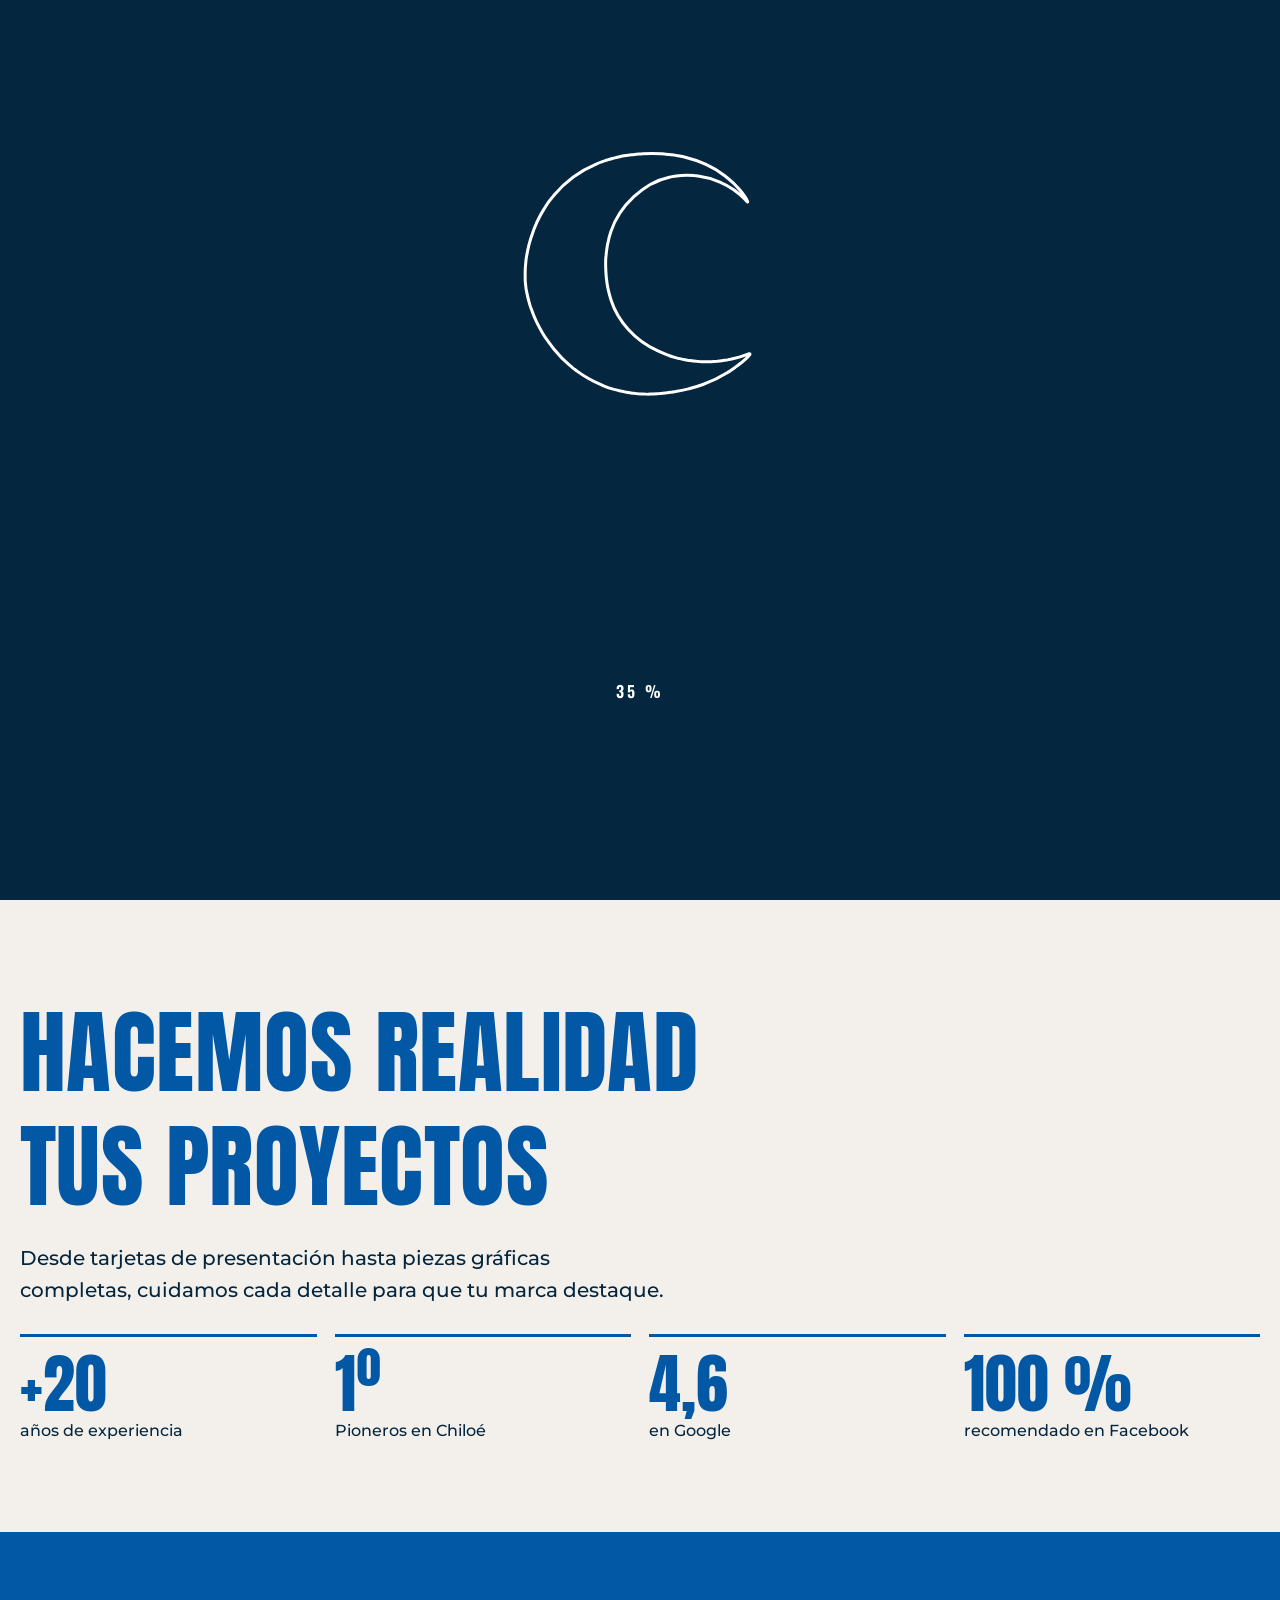
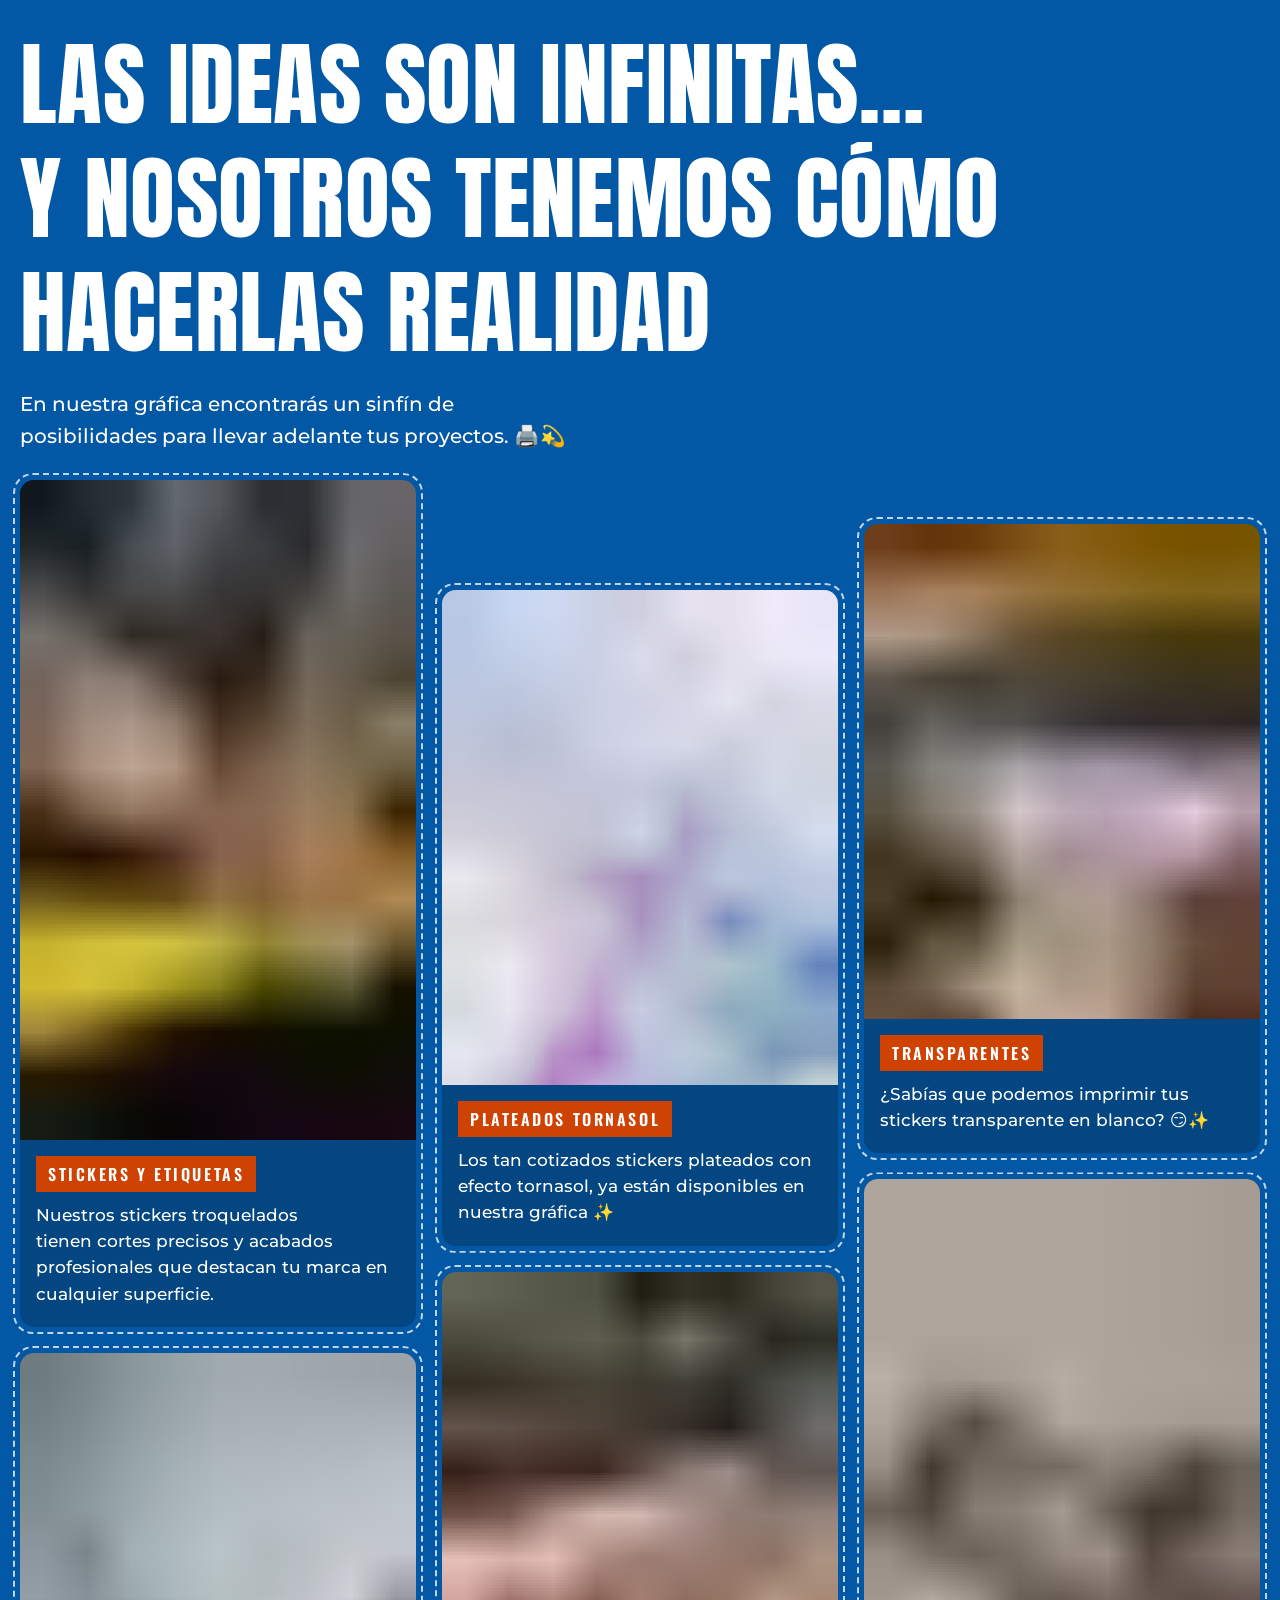
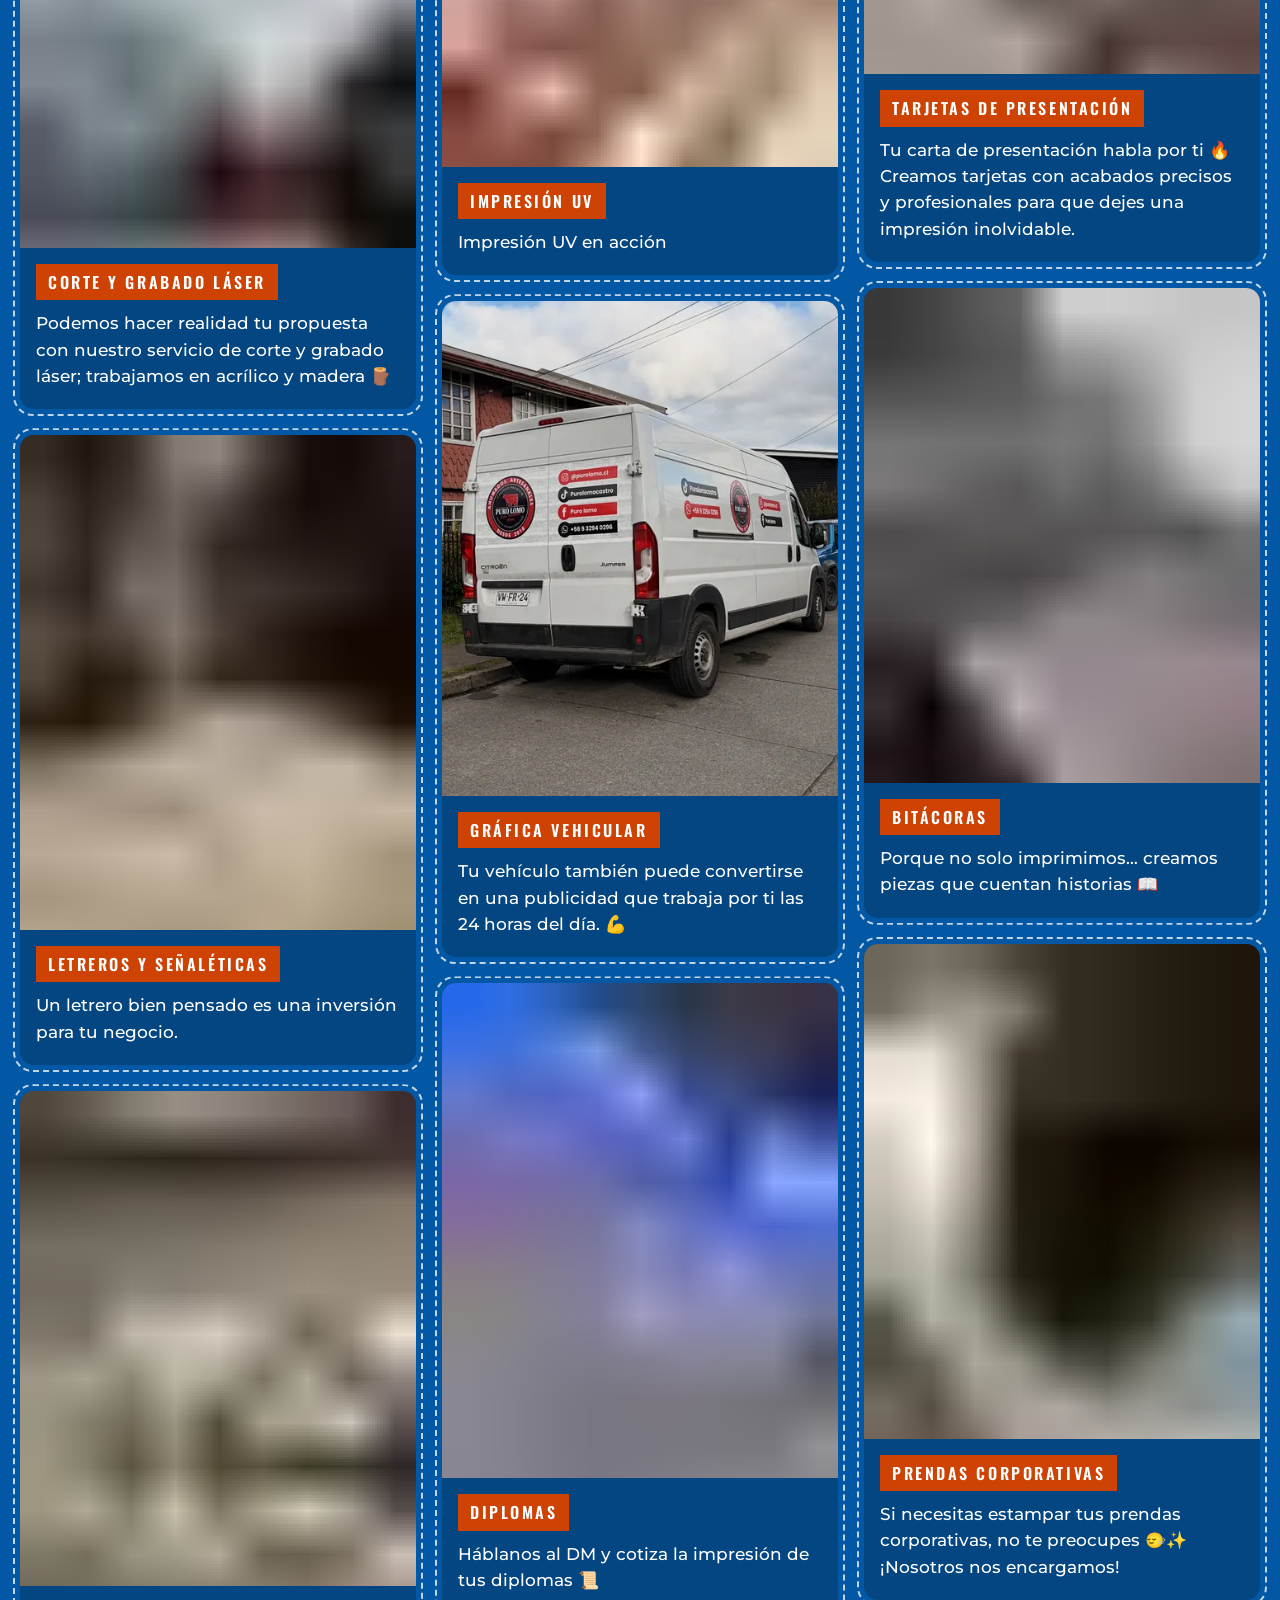
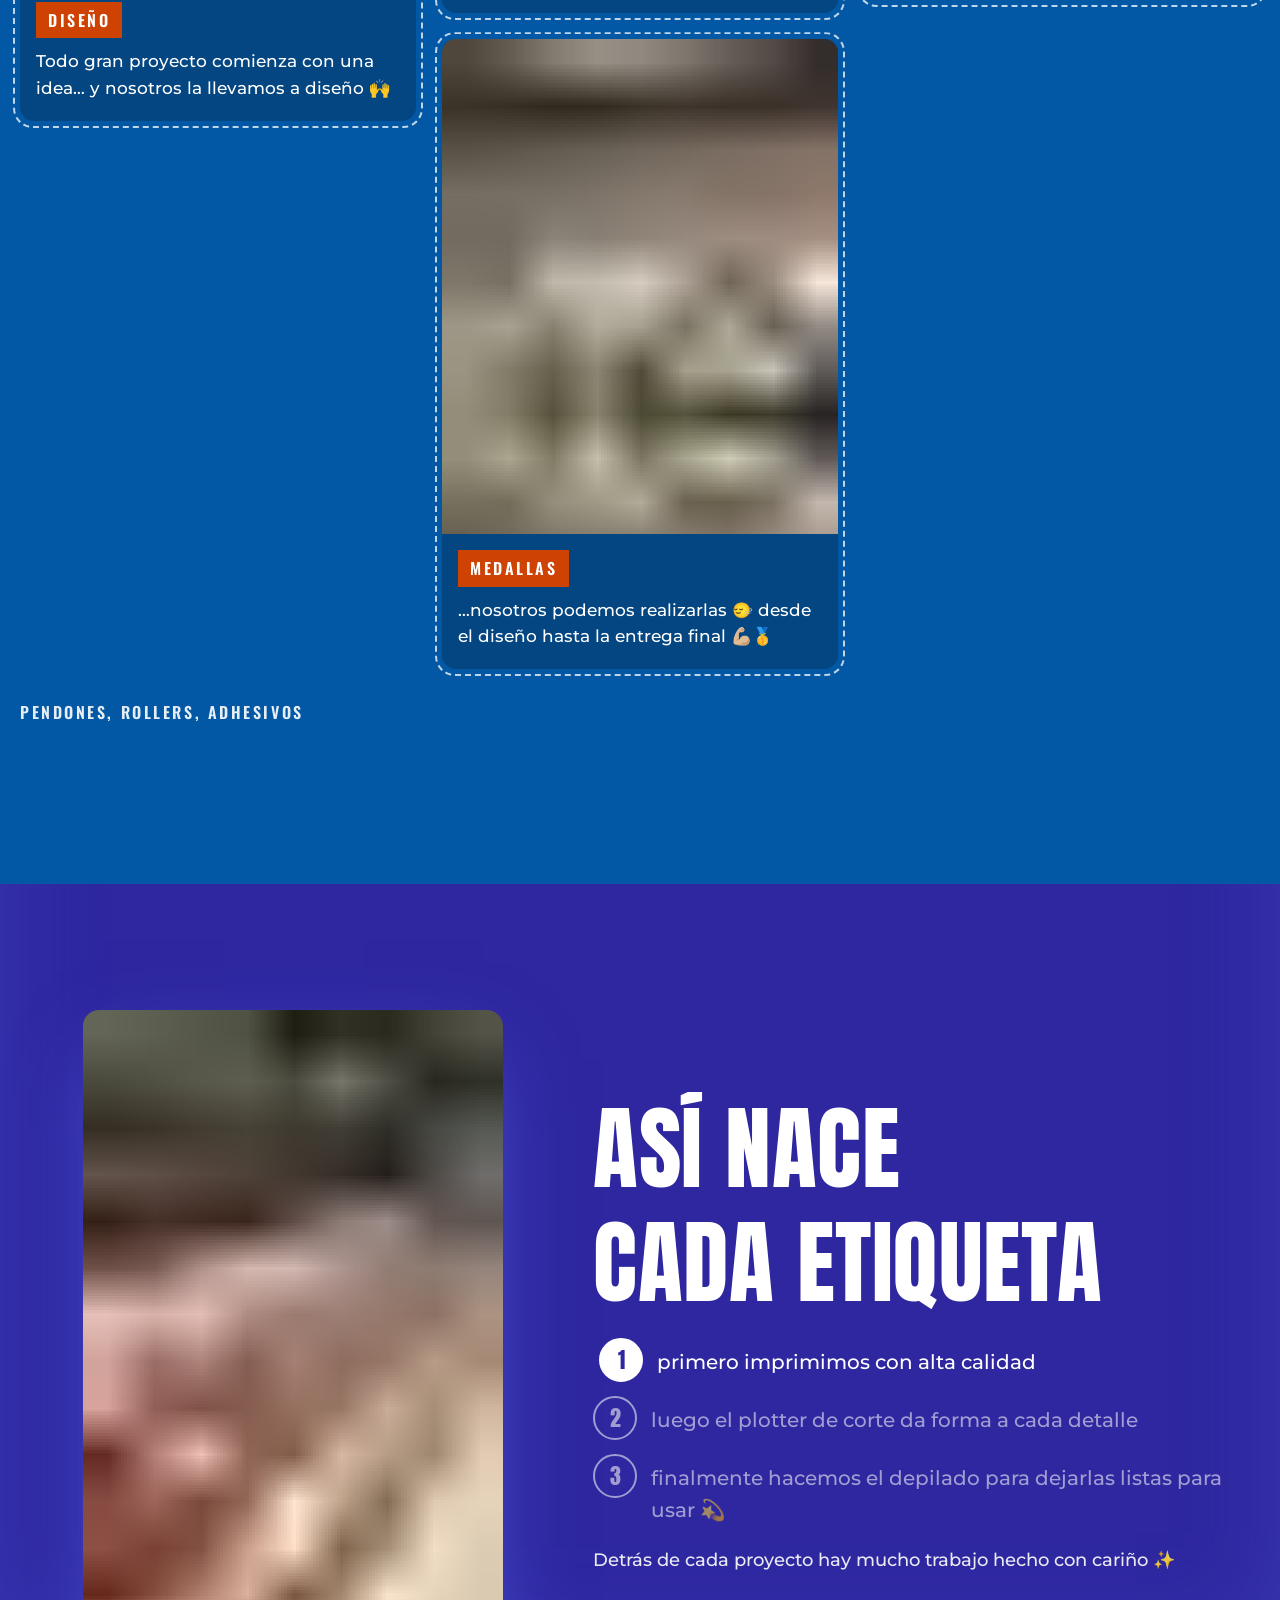
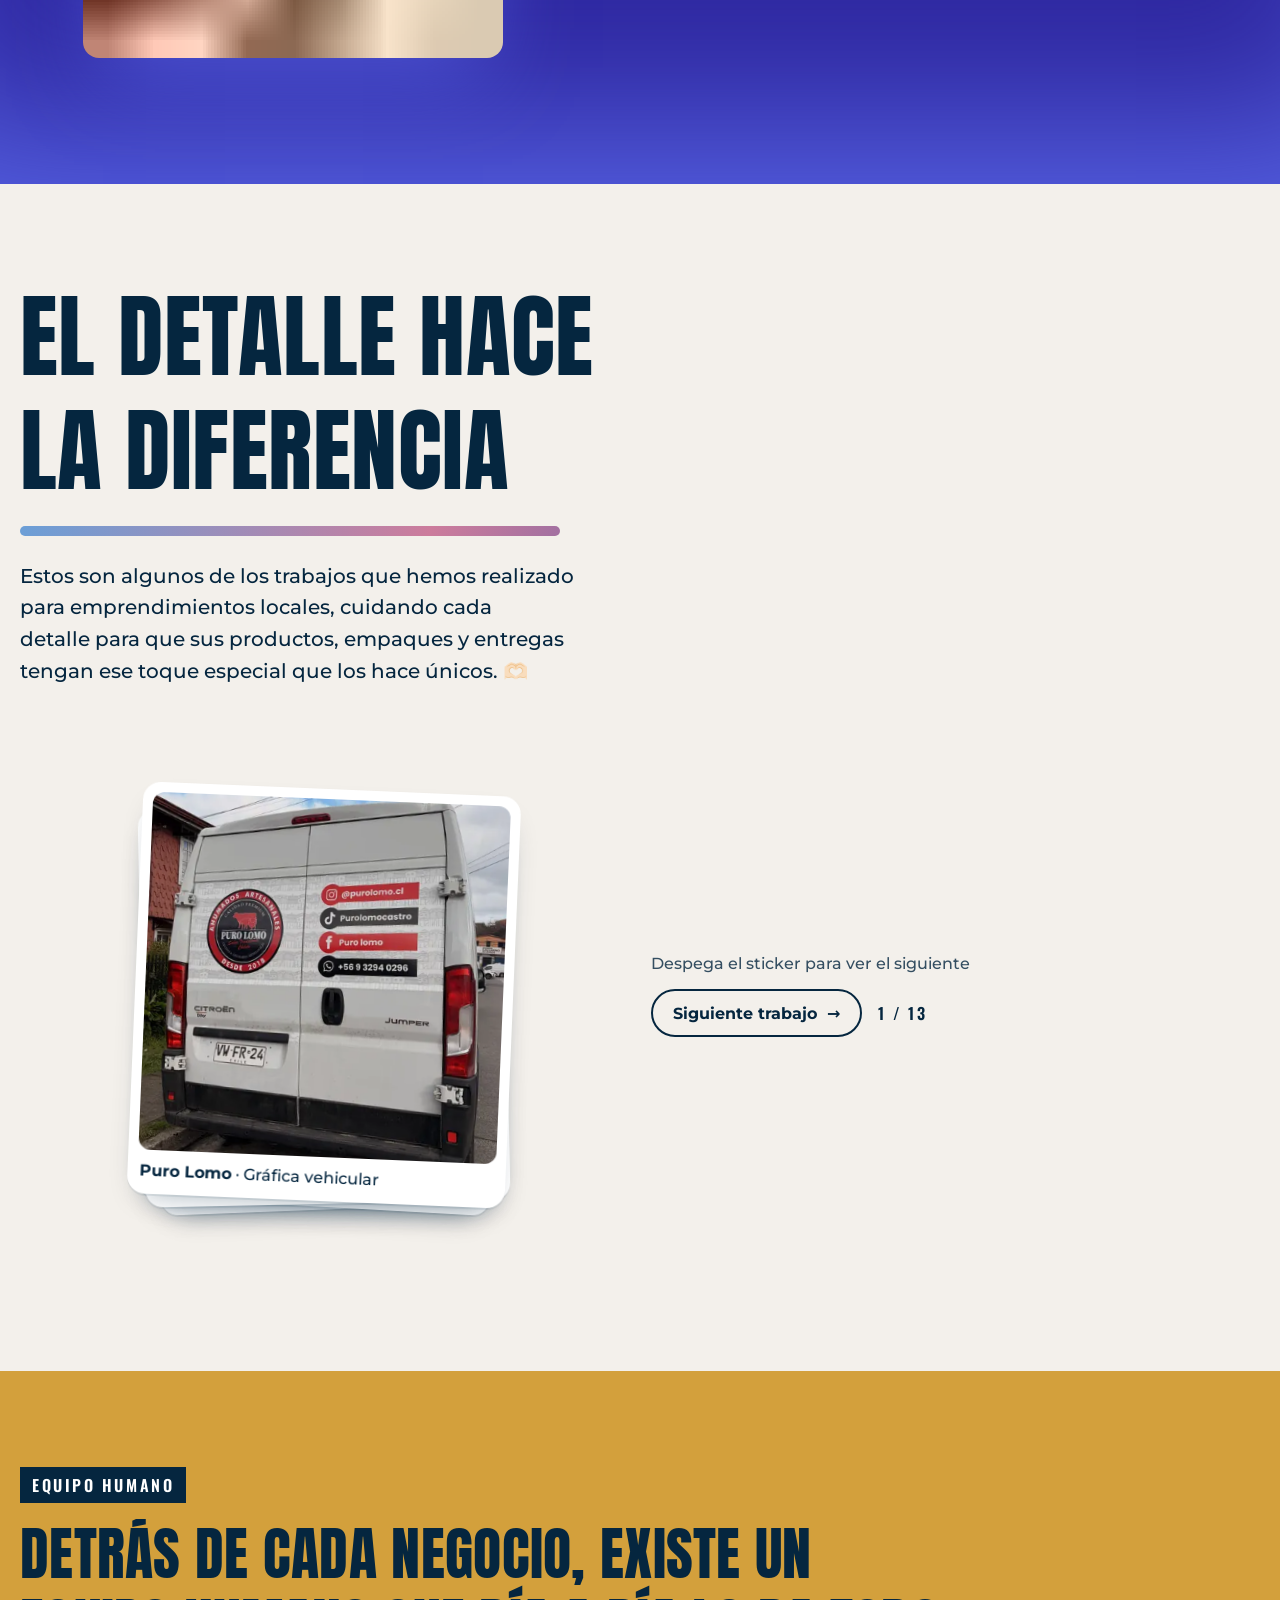
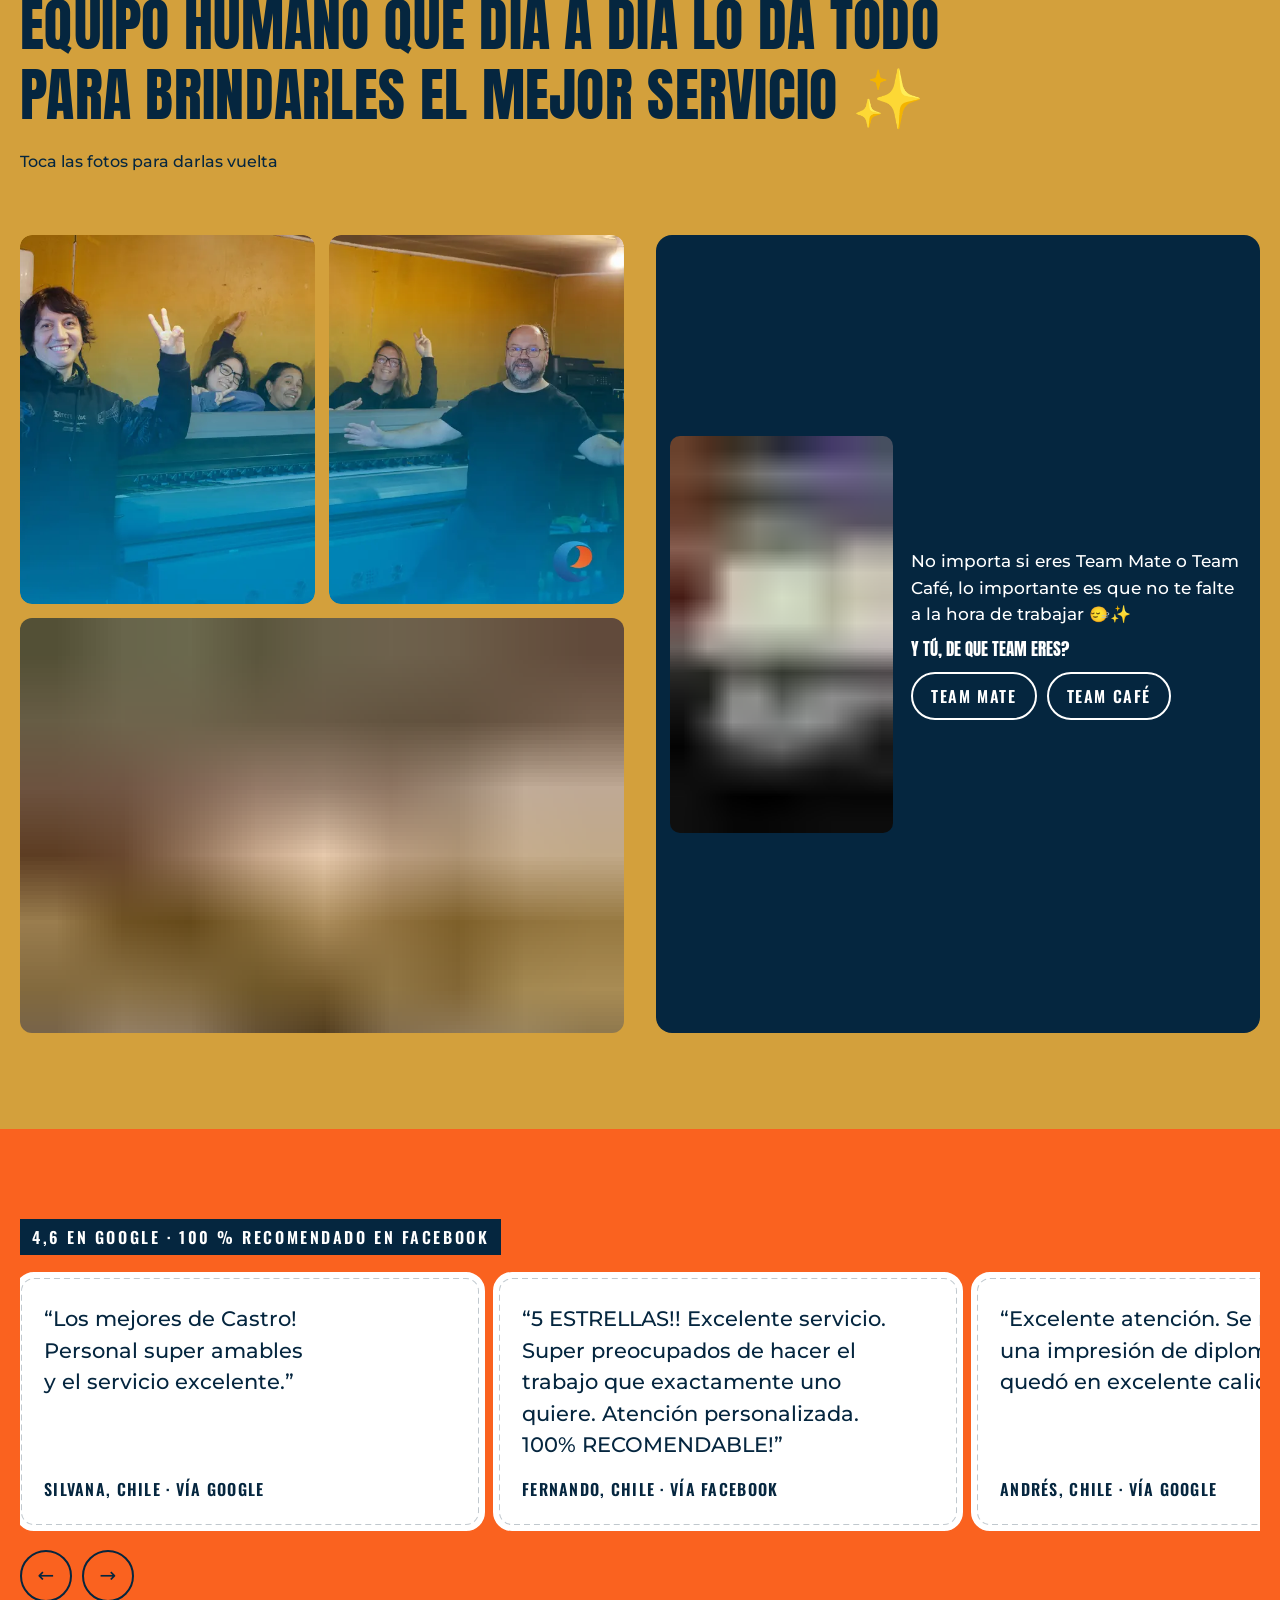
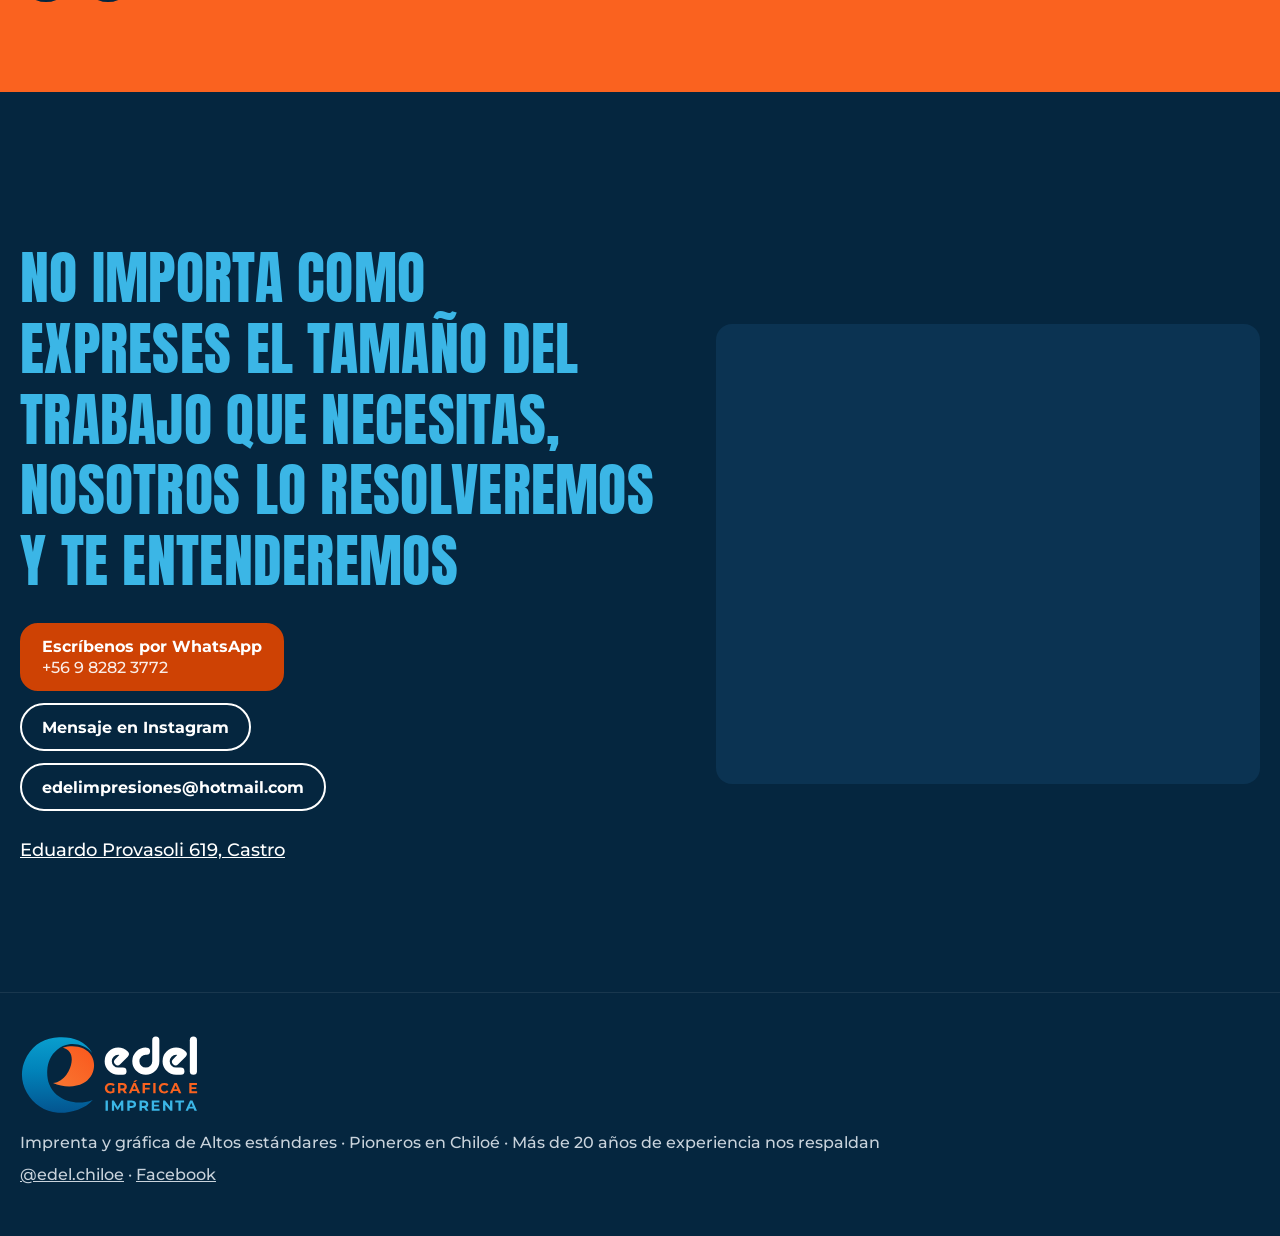
<file: nueva_v4/index.html>
<!doctype html>
<html lang="es" data-lang="es">
<head>
<meta charset="utf-8">
<meta name="viewport" content="width=device-width,initial-scale=1,viewport-fit=cover">
<title>Edel Impresiones · Imprenta y gráfica en Castro, Chiloé</title>
<meta name="description" content="Edel Impresiones, imprenta y gráfica en Castro, Chiloé: stickers y etiquetas, impresión UV, corte y grabado láser, gráfica vehicular, letreros y más. Cotiza por WhatsApp." data-meta-en="Edel Impresiones, print and graphics shop in Castro, Chiloé: stickers and labels, UV printing, laser cutting and engraving, vehicle graphics, signs and more. Get a quote on WhatsApp.">
<meta name="robots" content="noindex,nofollow">
<meta name="theme-color" content="#05263f">
<link rel="canonical" href="https://edelimpresiones.pages.dev/">
<meta property="og:type" content="website"><meta property="og:locale" content="es_CL">
<meta property="og:title" content="Edel Impresiones · Tu marca empieza por una buena impresión">
<meta property="og:description" content="Edel Impresiones, imprenta y gráfica en Castro, Chiloé: stickers y etiquetas, impresión UV, corte y grabado láser, gráfica vehicular, letreros y más. Cotiza por WhatsApp.">
<meta property="og:url" content="https://edelimpresiones.pages.dev/"><meta property="og:image" content="https://edelimpresiones.pages.dev/assets/og.jpg">
<meta property="og:image:width" content="1200"><meta property="og:image:height" content="630">
<meta name="twitter:card" content="summary_large_image"><meta name="twitter:image" content="https://edelimpresiones.pages.dev/assets/og.jpg">
<link rel="icon" href="../brand/favicon.svg" type="image/svg+xml"><link rel="icon" href="../brand/favicon.ico" sizes="any">
<link rel="apple-touch-icon" href="../brand/png/favicon-180.png">
<link rel="preload" href="../assets/fonts/anton-latin-400-normal.woff2" as="font" type="font/woff2" crossorigin>
<link rel="preload" href="../assets/fonts/montserrat-latin-500-normal.woff2" as="font" type="font/woff2" crossorigin>
<link rel="stylesheet" href="../css/fonts.css"><link rel="stylesheet" href="../css/tokens.css"><link rel="stylesheet" href="../css/nv4/site.css">
<script>document.documentElement.classList.add('js');try{if(localStorage.getItem('edel-lang')==='en')document.documentElement.dataset.lang='en'}catch(e){}</script>
<script type="application/ld+json">{"@context": "https://schema.org", "@type": "LocalBusiness", "name": "Edel Impresiones", "alternateName": "Imprenta y Gráfica Edel", "url": "https://edelimpresiones.pages.dev/", "image": "https://edelimpresiones.pages.dev/assets/og.jpg", "logo": "https://edelimpresiones.pages.dev/brand/png/isotipo.png", "telephone": "+56982823772", "email": "edelimpresiones@hotmail.com", "address": {"@type": "PostalAddress", "streetAddress": "Eduardo Provasoli 619", "addressLocality": "Castro", "addressRegion": "Los Lagos", "addressCountry": "CL"}, "sameAs": ["https://www.instagram.com/edel.chiloe/", "https://www.facebook.com/edel.chiloe/"], "aggregateRating": {"@type": "AggregateRating", "ratingValue": "4.6", "reviewCount": "10"}}</script>
</head>
<body class="cargando">
<svg class="defs" width="0" height="0" aria-hidden="true" focusable="false"><defs><linearGradient id="ga" x1="0" y1="0" x2="0" y2="1"><stop offset="0" stop-color="#099ece"/><stop offset=".45" stop-color="#0182b9"/><stop offset="1" stop-color="#035590"/></linearGradient><linearGradient id="gn" x1="1" y1="0" x2="0" y2="1"><stop offset="0" stop-color="#fa571c"/><stop offset="1" stop-color="#f97732"/></linearGradient></defs></svg>
<a class="saltar" href="#contenido"><span data-en="Skip to content">Saltar al contenido</span></a>
<div id="carga" role="status" aria-live="polite">
 <svg id="ov" aria-hidden="true" preserveAspectRatio="none">
<defs>
 <clipPath id="co" clipPathUnits="userSpaceOnUse"><circle cx="263.3" cy="533.8" r="210.9"/></clipPath>
 <mask id="mk" maskUnits="userSpaceOnUse" x="-1e5" y="-1e5" width="2e5" height="2e5">
  <rect x="-1e5" y="-1e5" width="2e5" height="2e5" fill="#fff"/>
  <g class="ap"><circle id="hueco" cx="358.7" cy="521.1" r="0" fill="#000" clip-path="url(#co)"/></g>
 </mask>
</defs>
<rect id="velo" x="-1e5" y="-1e5" width="2e5" height="2e5" fill="#05263f" mask="url(#mk)"/>
<g class="ap">
 <path id="isoA" d="M277.0 746.5C281.4 746.4 285.0 746.3 285.2 746.2C285.3 746.1 287.5 745.8 290.0 745.6C292.6 745.4 296.8 744.9 299.5 744.6C302.2 744.2 305.4 743.9 306.6 743.7C307.9 743.6 309.7 743.4 310.6 743.2C311.6 743.0 313.9 742.5 315.8 742.3C323.3 741.1 329.1 739.9 338.5 737.6C349.8 734.8 350.3 734.7 363.6 729.9C378.1 724.7 394.4 716.8 406.2 709.3C408.5 707.9 411.6 705.9 413.0 705.0C414.4 704.1 417.0 702.3 418.8 701.0C420.5 699.7 423.2 697.7 424.7 696.6C433.8 689.9 446.5 678.3 446.5 676.7C446.5 675.4 445.1 675.7 437.9 678.3C432.5 680.3 423.6 683.0 416.2 684.7C414.8 685.0 412.7 685.5 411.6 685.8C410.5 686.0 409.3 686.2 409.0 686.2C408.6 686.2 407.7 686.4 407.0 686.6C406.2 686.8 404.7 687.1 403.5 687.2C402.3 687.4 400.4 687.6 399.2 687.8C394.8 688.6 391.4 689.0 388.7 689.2C387.1 689.2 384.6 689.5 383.0 689.7C379.5 690.2 360.0 690.3 357.9 689.8C357.2 689.6 354.8 689.4 352.5 689.3C348.8 689.0 347.3 688.9 340.8 687.9C339.4 687.7 337.8 687.4 337.0 687.4C336.2 687.3 334.8 687.0 333.8 686.8C332.7 686.5 331.3 686.2 330.5 686.2C329.3 686.0 322.1 684.3 314.0 682.2C306.4 680.2 294.5 675.6 282.7 670.0C244.2 652.0 214.2 619.1 202.2 581.8C199.6 573.5 196.2 559.9 195.3 553.8C193.8 543.7 193.3 538.7 193.0 531.6C192.7 525.1 192.9 505.9 193.3 503.2C193.4 502.2 193.7 499.7 193.9 497.8C194.2 494.4 194.4 492.9 195.6 485.5C195.8 484.1 196.4 481.4 196.9 479.5C197.4 477.6 197.9 475.5 198.0 474.8C198.4 472.6 200.1 466.5 201.9 461.1C216.9 415.4 260.2 375.2 304.6 365.6C306.3 365.3 308.7 364.8 309.9 364.5C311.2 364.2 312.6 364.0 313.0 364.0C313.5 364.0 315.2 363.8 316.8 363.5C324.8 362.2 326.2 362.1 335.6 362.1C342.8 362.1 345.3 362.2 348.0 362.6C349.9 362.8 353.1 363.3 355.1 363.5C368.4 365.3 381.3 368.8 393.4 374.1C411.8 382.0 426.0 392.0 438.6 405.7C442.2 409.6 442.8 410.0 442.0 407.9C438.1 398.0 420.7 377.6 407.5 367.3C406.3 366.4 403.9 364.5 402.0 363.0C383.1 348.1 358.3 336.8 329.4 329.7C327.0 329.1 325.6 328.8 317.5 327.4C315.5 327.0 313.1 326.6 312.1 326.4C311.1 326.2 309.6 326.0 308.7 326.0C307.8 326.0 306.3 325.8 305.2 325.6C304.2 325.4 301.5 325.1 299.1 325.0C296.8 324.9 293.5 324.6 291.9 324.4C287.6 323.8 260.6 323.8 256.8 324.4C255.3 324.6 252.3 324.8 250.1 324.9C247.9 325.0 244.9 325.3 243.4 325.5C241.9 325.8 239.8 326.0 238.8 326.0C237.8 326.0 235.9 326.2 234.5 326.5C233.0 326.7 230.4 327.2 228.5 327.5C223.9 328.2 218.7 329.2 217.0 329.6C216.2 329.8 215.2 330.0 214.6 330.1C214.1 330.2 212.2 330.7 210.4 331.1C208.6 331.6 205.9 332.3 204.5 332.6C203.1 333.0 200.0 333.9 197.6 334.6C195.3 335.4 192.7 336.1 191.9 336.4C189.9 336.9 181.1 340.3 176.0 342.5C147.1 354.6 121.6 373.5 102.1 396.9C100.1 399.4 97.9 401.9 97.4 402.6C96.0 404.2 89.1 413.9 87.6 416.3C87.0 417.3 85.8 419.1 85.0 420.4C76.5 433.7 67.2 453.7 62.3 469.5C61.5 471.8 60.5 475.1 59.9 477.0C58.7 480.6 56.7 488.5 55.7 493.8C54.2 500.8 52.3 513.2 52.2 515.4C52.2 516.4 52.0 518.9 51.7 521.1C51.0 526.7 50.9 547.9 51.6 551.8C51.8 553.1 52.1 555.6 52.2 557.4C52.4 559.2 52.6 561.4 52.8 562.4C53.1 563.3 53.6 566.3 54.1 568.9C55.5 576.1 56.4 579.7 59.0 588.7C59.4 590.1 60.3 592.7 60.9 594.5C61.6 596.4 62.8 599.5 63.5 601.5C66.0 608.4 68.7 614.7 71.6 620.6C77.7 633.0 84.7 644.9 90.3 652.5C91.0 653.5 92.6 655.7 93.8 657.4C96.0 660.6 96.7 661.5 101.9 667.9C109.1 676.8 121.8 689.9 129.1 696.0C131.2 697.7 133.7 699.8 134.7 700.7C135.8 701.6 137.3 702.8 138.1 703.3C138.9 703.9 141.1 705.5 143.0 706.9C149.4 711.7 154.2 714.8 162.5 719.5C169.8 723.7 174.7 726.2 182.5 729.5C184.4 730.3 187.2 731.5 188.9 732.3C193.1 734.1 202.6 737.3 207.4 738.5C208.5 738.7 210.8 739.3 212.6 739.8C214.4 740.3 217.5 741.0 219.5 741.5C221.5 741.9 224.4 742.5 225.9 742.9C227.4 743.2 229.1 743.6 229.8 743.6C230.4 743.7 232.7 744.1 235.0 744.5C237.3 744.9 240.6 745.4 242.4 745.5C244.2 745.6 246.1 745.9 246.6 746.0C247.2 746.2 251.6 746.4 256.5 746.5C261.3 746.6 265.4 746.8 265.5 746.9C265.6 747.0 266.4 747.0 267.4 746.9C268.3 746.8 272.7 746.7 277.0 746.5Z" fill="url(#ga)" pathLength="1"/>
 <path id="isoN" d="M332.8 599.3C333.4 599.1 335.4 598.9 337.2 598.8C340.7 598.5 350.1 597.1 353.5 596.3C354.7 596.0 355.9 595.8 356.1 595.8C356.4 595.8 357.7 595.4 366.9 592.8C384.5 587.9 405.4 576.7 416.9 566.0C422.0 561.2 424.5 558.7 426.5 556.6C441.1 540.1 449.7 522.5 453.3 501.5C454.6 494.2 454.6 494.5 454.7 483.8C454.8 472.6 454.7 471.7 453.2 462.5C447.0 425.0 425.0 399.1 386.6 384.3C381.7 382.4 367.0 378.2 365.2 378.2C364.8 378.2 363.5 378.0 362.3 377.8C361.1 377.5 358.6 377.1 356.6 376.8C354.7 376.5 351.6 376.0 349.6 375.7C344.2 374.9 317.5 374.9 312.1 375.7C299.3 377.7 295.4 378.6 289.9 380.4C282.8 382.7 282.5 383.7 288.0 385.4C309.4 392.2 323.8 407.9 328.1 429.3C328.4 430.4 328.7 432.0 328.9 432.7C329.1 433.5 329.2 434.7 329.2 435.5C329.2 436.3 329.4 437.8 329.7 438.9C330.1 440.6 330.1 442.2 330.1 449.0C330.1 455.8 330.1 457.5 329.7 459.2C329.4 460.4 329.3 462.0 329.3 462.8C329.3 464.4 328.8 466.9 327.4 473.4C327.0 475.3 326.5 477.6 326.4 478.5C326.0 480.2 324.0 486.9 322.4 491.9C313.9 517.6 294.5 545.6 275.0 560.3C268.6 565.2 268.7 565.1 261.4 569.3C253.1 574.1 241.7 578.0 232.3 579.3C228.2 579.8 228.0 581.8 231.9 583.7C235.1 585.3 258.4 592.2 260.5 592.2C260.9 592.2 262.3 592.6 263.5 593.0C264.7 593.4 266.0 593.8 266.3 593.8C266.6 593.8 268.5 594.2 270.5 594.8C272.5 595.3 274.6 595.8 275.1 595.8C275.6 595.8 277.0 596.0 278.2 596.2C280.2 596.7 282.5 597.1 289.3 598.1C290.6 598.3 293.3 598.6 295.4 598.7C297.4 598.9 299.3 599.1 299.6 599.2C302.0 599.7 330.3 599.9 332.8 599.3Z" fill="url(#gn)" pathLength="1"/>
 <g id="pal" transform="translate(-521.5 473)">
  <g id="edel" fill="none" stroke="#fff" stroke-width="40" stroke-linecap="round" stroke-linejoin="round"><path d="M618 514H591A56 56 0 0 1 535 458A56 56 0 0 1 591 402A56 56 0 0 1 630.60 418.40L588.17 460.83" pathLength="1"/><path d="M802 340V458A56 56 0 0 1 746 514A56 56 0 0 1 690 458A56 56 0 0 1 750 402" pathLength="1"/><path d="M943 514H916A56 56 0 0 1 860 458A56 56 0 0 1 916 402A56 56 0 0 1 955.60 418.40L913.17 460.83" pathLength="1"/><path d="M1013 340V514" pathLength="1"/></g>
  <path id="sub1" d="M547.1057142857143 638.9771428571429Q540.3471428571428 638.9771428571429 534.6878571428571 636.8192857142858Q529.0285714285714 634.6614285714286 524.8349999999999 630.6714285714286Q520.6414285714285 626.6814285714286 518.3207142857143 621.3071428571429Q516.0 615.9328571428572 516.0 609.5Q516.0 603.0671428571428 518.3207142857143 597.6928571428571Q520.6414285714285 592.3185714285714 524.8757142857143 588.3285714285714Q529.11 584.3385714285714 534.81 582.1807142857142Q540.51 580.0228571428571 547.3499999999999 580.0228571428571Q554.9228571428571 580.0228571428571 560.9892857142856 582.5471428571428Q567.0557142857142 585.0714285714286 571.2085714285714 589.8757142857143L562.74 597.6928571428572Q559.6457142857142 594.4357142857143 555.9814285714285 592.8478571428572Q552.3171428571428 591.26 548.0014285714285 591.26Q543.8485714285714 591.26 540.4285714285713 592.5628571428572Q537.0085714285714 593.8657142857143 534.525 596.3085714285714Q532.0414285714286 598.7514285714286 530.6978571428572 602.09Q529.3542857142857 605.4285714285714 529.3542857142857 609.5Q529.3542857142857 613.49 530.6978571428572 616.8285714285714Q532.0414285714286 620.1671428571428 534.525 622.6507142857142Q537.0085714285714 625.1342857142857 540.3878571428571 626.4371428571428Q543.7671428571429 627.74 547.8385714285714 627.74Q551.7471428571429 627.74 555.4521428571429 626.4778571428571Q559.1571428571428 625.2157142857143 562.6585714285713 622.2028571428572L570.15 631.73Q565.5085714285714 635.2314285714285 559.3607142857143 637.1042857142857Q553.2128571428572 638.9771428571429 547.1057142857143 638.9771428571429ZM570.15 631.73 558.0985714285714 630.02V608.6042857142858H570.15Z M590.1346428571428 638.0V581.0H614.4817857142857Q626.3703571428572 581.0 632.9660714285715 586.4964285714286Q639.5617857142857 591.9928571428571 639.5617857142857 601.6828571428572Q639.5617857142857 608.0342857142857 636.5489285714286 612.635Q633.5360714285714 617.2357142857143 627.9989285714286 619.6785714285714Q622.4617857142857 622.1214285714286 614.8075 622.1214285714286H597.4632142857143L603.3260714285715 616.34V638.0ZM626.3703571428572 638.0 612.1203571428572 617.3171428571428H626.2075L640.6203571428572 638.0ZM603.3260714285715 617.8057142857143 597.4632142857143 611.6171428571429H614.0746428571429Q620.1817857142858 611.6171428571429 623.1946428571429 608.9707142857143Q626.2075 606.3242857142857 626.2075 601.6828571428572Q626.2075 596.96 623.1946428571429 594.3542857142857Q620.1817857142858 591.7485714285714 614.0746428571429 591.7485714285714H597.4632142857143L603.3260714285715 585.4785714285714Z M650.2635714285715 638.0 675.6692857142858 581.0H688.6978571428572L714.1850000000001 638.0H700.3421428571429L679.4964285714286 587.6771428571428H684.7078571428572L663.7807142857143 638.0ZM662.9664285714287 625.7857142857143 666.4678571428572 615.77H695.782142857143L699.365 625.7857142857143ZM674.7735714285716 576.3585714285715 685.7664285714287 564.6328571428572H699.4464285714287L684.7078571428573 576.3585714285715Z M727.8996428571429 638.0V581.0H770.9753571428571V591.5857142857143H741.0910714285715V638.0ZM740.1139285714286 617.2357142857143V606.65H767.4739285714286V617.2357142857143Z M787.702857142857 638.0V581.0H800.8942857142857V638.0Z M849.4603571428571 638.9771428571429Q842.8646428571428 638.9771428571429 837.2053571428571 636.8192857142858Q831.5460714285714 634.6614285714286 827.3932142857143 630.6714285714286Q823.2403571428571 626.6814285714286 820.9196428571429 621.3071428571429Q818.5989285714286 615.9328571428572 818.5989285714286 609.5Q818.5989285714286 603.0671428571428 820.9196428571429 597.6928571428571Q823.2403571428571 592.3185714285714 827.4339285714285 588.3285714285714Q831.6274999999999 584.3385714285714 837.2460714285714 582.1807142857142Q842.8646428571428 580.0228571428571 849.5417857142857 580.0228571428571Q856.9517857142857 580.0228571428571 862.9367857142856 582.587857142857Q868.9217857142856 585.1528571428571 872.9932142857143 590.12L864.5246428571428 597.9371428571428Q861.5932142857142 594.5985714285714 858.0103571428572 592.9292857142857Q854.4275 591.26 850.1932142857142 591.26Q846.2032142857142 591.26 842.8646428571428 592.5628571428572Q839.5260714285714 593.8657142857143 837.0832142857143 596.3085714285714Q834.6403571428572 598.7514285714286 833.2967857142858 602.09Q831.9532142857142 605.4285714285714 831.9532142857142 609.5Q831.9532142857142 613.5714285714286 833.2967857142858 616.91Q834.6403571428572 620.2485714285714 837.0832142857143 622.6914285714286Q839.5260714285714 625.1342857142857 842.8646428571428 626.4371428571428Q846.2032142857142 627.74 850.1932142857142 627.74Q854.4275 627.74 858.0103571428572 626.0707142857143Q861.5932142857142 624.4014285714286 864.5246428571428 620.9814285714285L872.9932142857143 628.7985714285714Q868.9217857142856 633.7657142857142 862.9367857142856 636.3714285714286Q856.9517857142857 638.9771428571429 849.4603571428571 638.9771428571429Z M881.415 638.0 906.8207142857143 581.0H919.8492857142857L945.3364285714285 638.0H931.4935714285714L910.6478571428571 587.6771428571428H915.8592857142856L894.9321428571428 638.0ZM894.1178571428571 625.7857142857143 897.6192857142856 615.77H926.9335714285714L930.5164285714285 625.7857142857143Z M989.8657142857144 638.0V581.0H1032.9414285714286V591.5857142857143H1002.9757142857143V627.4142857142857H1034.0V638.0ZM1001.9985714285715 614.2228571428572V603.9628571428572H1029.44V614.2228571428572Z" fill="#fa621f"/><path id="sub2" d="M520.0 736.0V679.0H533.1914285714286V736.0Z M555.5493877551021 736.0V679.0H566.4608163265306L590.7265306122449 719.2257142857143H584.9451020408163L608.8036734693877 679.0H619.6336734693878L619.7965306122449 736.0H607.419387755102L607.3379591836734 697.9728571428572H609.6179591836735L590.5636734693877 729.9742857142858H584.619387755102L565.1579591836735 697.9728571428572H567.9265306122448V736.0Z M642.1544897959184 736.0V679.0H666.8273469387755Q674.4816326530612 679.0 680.018775510204 681.4835714285714Q685.5559183673469 683.9671428571429 688.568775510204 688.6085714285714Q691.5816326530612 693.25 691.5816326530612 699.6828571428572Q691.5816326530612 706.0342857142857 688.568775510204 710.6757142857143Q685.5559183673469 715.3171428571428 680.018775510204 717.8007142857143Q674.4816326530612 720.2842857142857 666.8273469387755 720.2842857142857H649.4830612244898L655.3459183673469 714.34V736.0ZM655.3459183673469 715.8057142857143 649.4830612244898 709.5357142857143H666.0944897959183Q672.2016326530612 709.5357142857143 675.2144897959183 706.9300000000001Q678.2273469387754 704.3242857142857 678.2273469387754 699.6828571428572Q678.2273469387754 694.96 675.2144897959183 692.3542857142857Q672.2016326530612 689.7485714285714 666.0944897959183 689.7485714285714H649.4830612244898L655.3459183673469 683.4785714285714Z M710.6010204081633 736.0V679.0H734.9481632653061Q746.8367346938776 679.0 753.4324489795919 684.4964285714286Q760.0281632653061 689.9928571428571 760.0281632653061 699.6828571428572Q760.0281632653061 706.0342857142857 757.0153061224489 710.635Q754.0024489795918 715.2357142857143 748.465306122449 717.6785714285714Q742.9281632653061 720.1214285714286 735.2738775510204 720.1214285714286H717.9295918367347L723.7924489795919 714.34V736.0ZM746.8367346938776 736.0 732.5867346938776 715.3171428571428H746.6738775510204L761.0867346938776 736.0ZM723.7924489795919 715.8057142857143 717.9295918367347 709.6171428571429H734.5410204081633Q740.6481632653062 709.6171428571429 743.6610204081633 706.9707142857143Q746.6738775510204 704.3242857142857 746.6738775510204 699.6828571428572Q746.6738775510204 694.96 743.6610204081633 692.3542857142857Q740.6481632653062 689.7485714285714 734.5410204081633 689.7485714285714H717.9295918367347L723.7924489795919 683.4785714285714Z M779.2918367346938 736.0V679.0H822.3675510204081V689.5857142857143H792.4018367346938V725.4142857142857H823.4261224489795V736.0ZM791.424693877551 712.2228571428572V701.9628571428572H818.8661224489796V712.2228571428572Z M842.7712244897959 736.0V679.0H853.6826530612244L887.3126530612244 720.04H882.0197959183673V679.0H895.0483673469388V736.0H884.2183673469387L850.5069387755102 694.96H855.7997959183673V736.0Z M929.213469387755 736.0V689.7485714285714H910.973469387755V679.0H960.6448979591836V689.7485714285714H942.4048979591836V736.0Z M969.0785714285713 736.0 994.4842857142856 679.0H1007.512857142857L1033.0 736.0H1019.1571428571427L998.3114285714285 685.6771428571428H1003.522857142857L982.5957142857142 736.0ZM981.7814285714285 723.7857142857143 985.282857142857 713.77H1014.5971428571428L1018.1799999999998 723.7857142857143Z" fill="#3bb6e6"/>
 </g>
</g>
</svg>
 <p class="pct"><span id="pct">0</span> %<span class="sr" data-en="Loading Edel Impresiones">Cargando Edel Impresiones</span></p>
</div>

<header class="nav" id="nav">
 <a class="nav-logo" href="#portada" aria-label="Edel Impresiones"><svg class="logo-nav" viewBox="40 300 1010 460" aria-hidden="true"><path d="M277.0 746.5C281.4 746.4 285.0 746.3 285.2 746.2C285.3 746.1 287.5 745.8 290.0 745.6C292.6 745.4 296.8 744.9 299.5 744.6C302.2 744.2 305.4 743.9 306.6 743.7C307.9 743.6 309.7 743.4 310.6 743.2C311.6 743.0 313.9 742.5 315.8 742.3C323.3 741.1 329.1 739.9 338.5 737.6C349.8 734.8 350.3 734.7 363.6 729.9C378.1 724.7 394.4 716.8 406.2 709.3C408.5 707.9 411.6 705.9 413.0 705.0C414.4 704.1 417.0 702.3 418.8 701.0C420.5 699.7 423.2 697.7 424.7 696.6C433.8 689.9 446.5 678.3 446.5 676.7C446.5 675.4 445.1 675.7 437.9 678.3C432.5 680.3 423.6 683.0 416.2 684.7C414.8 685.0 412.7 685.5 411.6 685.8C410.5 686.0 409.3 686.2 409.0 686.2C408.6 686.2 407.7 686.4 407.0 686.6C406.2 686.8 404.7 687.1 403.5 687.2C402.3 687.4 400.4 687.6 399.2 687.8C394.8 688.6 391.4 689.0 388.7 689.2C387.1 689.2 384.6 689.5 383.0 689.7C379.5 690.2 360.0 690.3 357.9 689.8C357.2 689.6 354.8 689.4 352.5 689.3C348.8 689.0 347.3 688.9 340.8 687.9C339.4 687.7 337.8 687.4 337.0 687.4C336.2 687.3 334.8 687.0 333.8 686.8C332.7 686.5 331.3 686.2 330.5 686.2C329.3 686.0 322.1 684.3 314.0 682.2C306.4 680.2 294.5 675.6 282.7 670.0C244.2 652.0 214.2 619.1 202.2 581.8C199.6 573.5 196.2 559.9 195.3 553.8C193.8 543.7 193.3 538.7 193.0 531.6C192.7 525.1 192.9 505.9 193.3 503.2C193.4 502.2 193.7 499.7 193.9 497.8C194.2 494.4 194.4 492.9 195.6 485.5C195.8 484.1 196.4 481.4 196.9 479.5C197.4 477.6 197.9 475.5 198.0 474.8C198.4 472.6 200.1 466.5 201.9 461.1C216.9 415.4 260.2 375.2 304.6 365.6C306.3 365.3 308.7 364.8 309.9 364.5C311.2 364.2 312.6 364.0 313.0 364.0C313.5 364.0 315.2 363.8 316.8 363.5C324.8 362.2 326.2 362.1 335.6 362.1C342.8 362.1 345.3 362.2 348.0 362.6C349.9 362.8 353.1 363.3 355.1 363.5C368.4 365.3 381.3 368.8 393.4 374.1C411.8 382.0 426.0 392.0 438.6 405.7C442.2 409.6 442.8 410.0 442.0 407.9C438.1 398.0 420.7 377.6 407.5 367.3C406.3 366.4 403.9 364.5 402.0 363.0C383.1 348.1 358.3 336.8 329.4 329.7C327.0 329.1 325.6 328.8 317.5 327.4C315.5 327.0 313.1 326.6 312.1 326.4C311.1 326.2 309.6 326.0 308.7 326.0C307.8 326.0 306.3 325.8 305.2 325.6C304.2 325.4 301.5 325.1 299.1 325.0C296.8 324.9 293.5 324.6 291.9 324.4C287.6 323.8 260.6 323.8 256.8 324.4C255.3 324.6 252.3 324.8 250.1 324.9C247.9 325.0 244.9 325.3 243.4 325.5C241.9 325.8 239.8 326.0 238.8 326.0C237.8 326.0 235.9 326.2 234.5 326.5C233.0 326.7 230.4 327.2 228.5 327.5C223.9 328.2 218.7 329.2 217.0 329.6C216.2 329.8 215.2 330.0 214.6 330.1C214.1 330.2 212.2 330.7 210.4 331.1C208.6 331.6 205.9 332.3 204.5 332.6C203.1 333.0 200.0 333.9 197.6 334.6C195.3 335.4 192.7 336.1 191.9 336.4C189.9 336.9 181.1 340.3 176.0 342.5C147.1 354.6 121.6 373.5 102.1 396.9C100.1 399.4 97.9 401.9 97.4 402.6C96.0 404.2 89.1 413.9 87.6 416.3C87.0 417.3 85.8 419.1 85.0 420.4C76.5 433.7 67.2 453.7 62.3 469.5C61.5 471.8 60.5 475.1 59.9 477.0C58.7 480.6 56.7 488.5 55.7 493.8C54.2 500.8 52.3 513.2 52.2 515.4C52.2 516.4 52.0 518.9 51.7 521.1C51.0 526.7 50.9 547.9 51.6 551.8C51.8 553.1 52.1 555.6 52.2 557.4C52.4 559.2 52.6 561.4 52.8 562.4C53.1 563.3 53.6 566.3 54.1 568.9C55.5 576.1 56.4 579.7 59.0 588.7C59.4 590.1 60.3 592.7 60.9 594.5C61.6 596.4 62.8 599.5 63.5 601.5C66.0 608.4 68.7 614.7 71.6 620.6C77.7 633.0 84.7 644.9 90.3 652.5C91.0 653.5 92.6 655.7 93.8 657.4C96.0 660.6 96.7 661.5 101.9 667.9C109.1 676.8 121.8 689.9 129.1 696.0C131.2 697.7 133.7 699.8 134.7 700.7C135.8 701.6 137.3 702.8 138.1 703.3C138.9 703.9 141.1 705.5 143.0 706.9C149.4 711.7 154.2 714.8 162.5 719.5C169.8 723.7 174.7 726.2 182.5 729.5C184.4 730.3 187.2 731.5 188.9 732.3C193.1 734.1 202.6 737.3 207.4 738.5C208.5 738.7 210.8 739.3 212.6 739.8C214.4 740.3 217.5 741.0 219.5 741.5C221.5 741.9 224.4 742.5 225.9 742.9C227.4 743.2 229.1 743.6 229.8 743.6C230.4 743.7 232.7 744.1 235.0 744.5C237.3 744.9 240.6 745.4 242.4 745.5C244.2 745.6 246.1 745.9 246.6 746.0C247.2 746.2 251.6 746.4 256.5 746.5C261.3 746.6 265.4 746.8 265.5 746.9C265.6 747.0 266.4 747.0 267.4 746.9C268.3 746.8 272.7 746.7 277.0 746.5Z" fill="url(#ga)"/><path d="M332.8 599.3C333.4 599.1 335.4 598.9 337.2 598.8C340.7 598.5 350.1 597.1 353.5 596.3C354.7 596.0 355.9 595.8 356.1 595.8C356.4 595.8 357.7 595.4 366.9 592.8C384.5 587.9 405.4 576.7 416.9 566.0C422.0 561.2 424.5 558.7 426.5 556.6C441.1 540.1 449.7 522.5 453.3 501.5C454.6 494.2 454.6 494.5 454.7 483.8C454.8 472.6 454.7 471.7 453.2 462.5C447.0 425.0 425.0 399.1 386.6 384.3C381.7 382.4 367.0 378.2 365.2 378.2C364.8 378.2 363.5 378.0 362.3 377.8C361.1 377.5 358.6 377.1 356.6 376.8C354.7 376.5 351.6 376.0 349.6 375.7C344.2 374.9 317.5 374.9 312.1 375.7C299.3 377.7 295.4 378.6 289.9 380.4C282.8 382.7 282.5 383.7 288.0 385.4C309.4 392.2 323.8 407.9 328.1 429.3C328.4 430.4 328.7 432.0 328.9 432.7C329.1 433.5 329.2 434.7 329.2 435.5C329.2 436.3 329.4 437.8 329.7 438.9C330.1 440.6 330.1 442.2 330.1 449.0C330.1 455.8 330.1 457.5 329.7 459.2C329.4 460.4 329.3 462.0 329.3 462.8C329.3 464.4 328.8 466.9 327.4 473.4C327.0 475.3 326.5 477.6 326.4 478.5C326.0 480.2 324.0 486.9 322.4 491.9C313.9 517.6 294.5 545.6 275.0 560.3C268.6 565.2 268.7 565.1 261.4 569.3C253.1 574.1 241.7 578.0 232.3 579.3C228.2 579.8 228.0 581.8 231.9 583.7C235.1 585.3 258.4 592.2 260.5 592.2C260.9 592.2 262.3 592.6 263.5 593.0C264.7 593.4 266.0 593.8 266.3 593.8C266.6 593.8 268.5 594.2 270.5 594.8C272.5 595.3 274.6 595.8 275.1 595.8C275.6 595.8 277.0 596.0 278.2 596.2C280.2 596.7 282.5 597.1 289.3 598.1C290.6 598.3 293.3 598.6 295.4 598.7C297.4 598.9 299.3 599.1 299.6 599.2C302.0 599.7 330.3 599.9 332.8 599.3Z" fill="url(#gn)"/><g fill="none" stroke="currentColor" stroke-width="40" stroke-linecap="round"><path d="M618 514H591A56 56 0 0 1 535 458A56 56 0 0 1 591 402A56 56 0 0 1 630.60 418.40L588.17 460.83"/><path d="M802 340V458A56 56 0 0 1 746 514A56 56 0 0 1 690 458A56 56 0 0 1 750 402"/><path d="M943 514H916A56 56 0 0 1 860 458A56 56 0 0 1 916 402A56 56 0 0 1 955.60 418.40L913.17 460.83"/><path d="M1013 340V514"/></g></svg></a>
 <nav class="nav-links" aria-label="Secciones" data-aria-en="Sections">
  <a href="#servicios"><span data-en="Services">Servicios</span></a><a href="#proceso"><span data-en="Process">Proceso</span></a>
  <a href="#trabajos"><span data-en="Work">Trabajos</span></a><a href="#equipo"><span data-en="Team">Equipo</span></a><a href="#resenas"><span data-en="Reviews">Reseñas</span></a>
 </nav>
 <div class="nav-acc">
  <button class="lang" type="button" aria-label="Cambiar idioma a inglés" data-aria-en="Switch language to Spanish"><span class="es">ES</span><span class="en">EN</span></button>
  <a class="btn btn-cot mag" href="https://wa.me/56982823772" target="_blank" rel="noopener"><span data-en="Get a quote">Cotiza</span></a>
  <button class="menu-b" type="button" aria-expanded="false" aria-controls="menu"><span class="menu-ico" aria-hidden="true"></span><span class="sr" data-en="Menu">Menú</span></button>
 </div>
</header>
<div class="menu" id="menu" role="dialog" aria-modal="true" aria-label="Menú" data-aria-en="Menu" hidden>
 <button class="menu-x" type="button"><span data-en="Close">Cerrar</span> <span aria-hidden="true">✕</span></button>
 <nav aria-label="Secciones" data-aria-en="Sections">
  <a href="#servicios"><span data-en="Services">Servicios</span></a><a href="#proceso"><span data-en="Process">Proceso</span></a><a href="#trabajos"><span data-en="Work">Trabajos</span></a>
  <a href="#equipo"><span data-en="Team">Equipo</span></a><a href="#resenas"><span data-en="Reviews">Reseñas</span></a><a href="#cotiza"><span data-en="Get a quote">Cotiza</span></a>
 </nav>
 <a class="btn btn-wa" href="https://wa.me/56982823772" target="_blank" rel="noopener"><span data-en="Get a quote on WhatsApp">Cotiza por WhatsApp</span><small>+56 9 8282 3772</small></a>
 <p class="menu-dir" lang="es">Eduardo Provasoli 619, Castro · @edel.chiloe</p>
</div>

<main id="contenido">
<section class="s-portada" id="portada">
 <div class="hero-v"><video class="vid hero-video" muted playsinline loop autoplay preload="auto" poster="../assets/video/hero-poster.webp" style="background-image:url([data-uri])" aria-label="Máquinas de Edel imprimiendo y cortando: impresora UV, plotter de corte, láser y depilado de stickers" data-aria-en="Edel machines printing and cutting: UV printer, cutting plotter, laser and sticker weeding" src="../assets/video/hero-540b.mp4" data-src-grande="../assets/video/hero.mp4"></video></div>
 <div class="hero-t">
  <p class="banda b-nar" lang="es">Pioneros en Chiloé · Más de 20 años de experiencia nos respaldan</p>
  <h1 class="h1" lang="es"><span class="ln"><span>Tu marca</span></span><span class="ln"><span>empieza por una</span></span><span class="ln"><span>buena <em>impresión</em></span></span></h1>
  <p class="glosa-h" lang="en" hidden>Your brand starts with a good impression</p>
  <div class="hero-b"><a class="btn btn-wa mag" href="https://wa.me/56982823772" target="_blank" rel="noopener"><span data-en="Get a quote on WhatsApp">Cotiza por WhatsApp</span></a>
  <a class="btn btn-l mag" href="#trabajos"><span data-en="See our work">Ver trabajos</span></a></div>
 </div>
</section>

<section class="s-intro" id="intro">
 <div class="w">
  <h2 class="h2" lang="es"><span class="ln"><span>Hacemos realidad</span></span><span class="ln"><span>tus proyectos</span></span></h2>
  <p class="glosa-h" lang="en" hidden>We make your projects happen</p>
  <p class="lead" lang="es">Desde tarjetas de presentación hasta piezas gráficas completas, cuidamos cada detalle para que tu marca destaque.</p>
  <ul class="cifras">
   <li><b data-cuenta="20">+20</b><span data-en="years of experience">años de experiencia</span></li>
   <li><b>1º</b><span data-en="Pioneers in Chiloé">Pioneros en Chiloé</span></li>
   <li><b data-cuenta="4.6">4,6</b><span data-en="on Google">en Google</span></li>
   <li><b data-cuenta="100">100 %</b><span data-en="recommended on Facebook">recomendado en Facebook</span></li>
  </ul>
 </div>
</section>

<section class="s-serv" id="servicios">
 <div class="w">
  <h2 class="h2" lang="es"><span class="ln"><span>Las ideas son infinitas…</span></span><span class="ln"><span>y nosotros tenemos cómo</span></span><span class="ln"><span>hacerlas realidad</span></span></h2>
  <p class="glosa-h" lang="en" hidden>Ideas are endless… and we have what it takes to make them real</p>
  <p class="lead" lang="es">En nuestra gráfica encontrarás un sinfín de posibilidades para llevar adelante tus proyectos. 🖨️💫</p>
  <div class="serv-grid"><div class="col col-1"><article class="serv" style="order:0" data-src-ig="IG-21"><span class="troquel" aria-hidden="true"></span><div class="serv-m"><video class="vid " muted playsinline loop autoplay preload="none" data-poster="../assets/video/stickers-poster.webp" style="background-image:url([data-uri])" aria-label="Corte y depilado de stickers troquelados" data-aria-en="Cutting and weeding die-cut stickers" data-src="../assets/video/stickers.mp4"></video></div><div class="serv-t"><h3 class="banda" data-en="Stickers &amp; labels">Stickers y etiquetas</h3><p lang="es">Nuestros stickers troquelados tienen cortes precisos y acabados profesionales que destacan tu marca en cualquier superficie.</p></div></article><article class="serv" style="order:5" data-src-ig="IG-17"><span class="troquel" aria-hidden="true"></span><div class="serv-m"><video class="vid " muted playsinline loop autoplay preload="none" data-poster="../assets/video/laser-poster.webp" style="background-image:url([data-uri])" aria-label="Mostrador de madera cortado con láser, armado pieza por pieza" data-aria-en="Laser-cut wooden display stand assembled piece by piece" data-src="../assets/video/laser.mp4"></video></div><div class="serv-t"><h3 class="banda" data-en="Laser cutting &amp; engraving">Corte y grabado láser</h3><p lang="es">Podemos hacer realidad tu propuesta con nuestro servicio de corte y grabado láser; trabajamos en acrílico y madera 🪵</p></div></article><article class="serv" style="order:7" data-src-ig="IG-34"><span class="troquel" aria-hidden="true"></span><div class="serv-m"><video class="vid " muted playsinline loop autoplay preload="none" data-poster="../assets/video/letreros-poster.webp" style="background-image:url([data-uri])" aria-label="Letrero de Pilates &amp; Skincare cortado a mano" data-aria-en="Pilates &amp; Skincare sign being hand-trimmed" data-src="../assets/video/letreros.mp4"></video></div><div class="serv-t"><h3 class="banda" data-en="Signs &amp; wayfinding">Letreros y señaléticas</h3><p lang="es">Un letrero bien pensado es una inversión para tu negocio.</p></div></article><article class="serv" style="order:12" data-src-ig="IG-19"><span class="troquel" aria-hidden="true"></span><div class="serv-m"><video class="vid " muted playsinline loop autoplay preload="none" data-poster="../assets/video/diseno-poster.webp" style="background-image:url([data-uri])" aria-label="Diseño en pantalla antes del corte" data-aria-en="Design on screen before cutting" data-src="../assets/video/diseno.mp4"></video></div><div class="serv-t"><h3 class="banda" data-en="Design">Diseño</h3><p lang="es">Todo gran proyecto comienza con una idea… y nosotros la llevamos a diseño 🙌</p></div></article></div><div class="col col-2"><article class="serv serv-torna" style="order:1" data-src-ig="IG-29"><span class="troquel" aria-hidden="true"></span><div class="serv-m"><video class="vid " muted playsinline loop autoplay preload="none" data-poster="../assets/video/plateados-poster.webp" style="background-image:url([data-uri])" aria-label="Stickers plateados con efecto tornasol de Despensa Chiloé" data-aria-en="Holographic silver stickers for Despensa Chiloé" data-src="../assets/video/plateados.mp4"></video></div><div class="serv-t"><h3 class="banda" data-en="Holographic silver">Plateados tornasol</h3><p lang="es">Los tan cotizados stickers plateados con efecto tornasol, ya están disponibles en nuestra gráfica ✨</p></div></article><article class="serv" style="order:3" data-src-ig="IG-16"><span class="troquel" aria-hidden="true"></span><div class="serv-m"><video class="vid " muted playsinline loop autoplay preload="none" data-poster="../assets/video/uv-poster.webp" style="background-image:url([data-uri])" aria-label="Impresora UV de Edel trabajando" data-aria-en="Edel UV printer at work" data-src="../assets/video/uv.mp4"></video></div><div class="serv-t"><h3 class="banda" data-en="UV printing">Impresión UV</h3><p lang="es">Impresión UV en acción</p></div></article><article class="serv" style="order:6" data-src-ig="IG-39"><span class="troquel" aria-hidden="true"></span><div class="serv-m"><img class="vid" src="../assets/img/vehicular-1-1600.webp" srcset="../assets/img/vehicular-1-480.webp 480w, ../assets/img/vehicular-1-800.webp 800w, ../assets/img/vehicular-1-1200.webp 1200w, ../assets/img/vehicular-1-1600.webp 1600w" sizes="(min-width:900px) 30vw, 90vw" width="3077" height="4096" loading="lazy" decoding="async" style="background-image:url([data-uri])" alt="Furgón de Puro Lomo rotulado por Edel" data-alt-en="Puro Lomo van wrapped by Edel"></div><div class="serv-t"><h3 class="banda" data-en="Vehicle graphics">Gráfica vehicular</h3><p lang="es">Tu vehículo también puede convertirse en una publicidad que trabaja por ti las 24 horas del día. 💪</p></div></article><article class="serv" style="order:9" data-src-ig="IG-47"><span class="troquel" aria-hidden="true"></span><div class="serv-m"><video class="vid " muted playsinline loop autoplay preload="none" data-poster="../assets/video/diplomas-poster.webp" style="background-image:url([data-uri])" aria-label="Diplomas de Dekra impresos en la impresora UV" data-aria-en="Dekra diplomas printed on the UV printer" data-src="../assets/video/diplomas.mp4"></video></div><div class="serv-t"><h3 class="banda" data-en="Diplomas">Diplomas</h3><p lang="es">Háblanos al DM y cotiza la impresión de tus diplomas 📜</p></div></article><article class="serv" style="order:11" data-src-ig="IG-44"><span class="troquel" aria-hidden="true"></span><div class="serv-m"><video class="vid " muted playsinline loop autoplay preload="none" data-poster="../assets/video/medallas-poster.webp" style="background-image:url([data-uri])" aria-label="Medallas de RevelArte: diseño, corte láser y entrega" data-aria-en="RevelArte medals: design, laser cutting and delivery" data-src="../assets/video/medallas.mp4"></video></div><div class="serv-t"><h3 class="banda" data-en="Medals">Medallas</h3><p lang="es">…nosotros podemos realizarlas 🙂‍↔️ desde el diseño hasta la entrega final 💪🏼🥇</p></div></article></div><div class="col col-3"><article class="serv" style="order:2" data-src-ig="IG-46"><span class="troquel" aria-hidden="true"></span><div class="serv-m"><video class="vid " muted playsinline loop autoplay preload="none" data-poster="../assets/video/transparentes-poster.webp" style="background-image:url([data-uri])" aria-label="Sticker transparente impreso en blanco aplicado a un schop de Dulce Enlatta" data-aria-en="Clear sticker printed in white applied to a Dulce Enlatta beer mug" data-src="../assets/video/transparentes.mp4"></video></div><div class="serv-t"><h3 class="banda" data-en="Clear stickers">Transparentes</h3><p lang="es">¿Sabías que podemos imprimir tus stickers transparente en blanco? 😏✨</p></div></article><article class="serv" style="order:4" data-src-ig="IG-23"><span class="troquel" aria-hidden="true"></span><div class="serv-m"><video class="vid " muted playsinline loop autoplay preload="none" data-poster="../assets/video/tarjetas-poster.webp" style="background-image:url([data-uri])" aria-label="Tarjetas de presentación impresas por Edel" data-aria-en="Business cards printed by Edel" data-src="../assets/video/tarjetas.mp4"></video></div><div class="serv-t"><h3 class="banda" data-en="Business cards">Tarjetas de presentación</h3><p lang="es">Tu carta de presentación habla por ti 🔥 Creamos tarjetas con acabados precisos y profesionales para que dejes una impresión inolvidable.</p></div></article><article class="serv" style="order:8" data-src-ig="IG-25"><span class="troquel" aria-hidden="true"></span><div class="serv-m"><video class="vid " muted playsinline loop autoplay preload="none" data-poster="../assets/video/bitacoras-poster.webp" style="background-image:url([data-uri])" aria-label="Bitácoras de buceo de Chiloé Náutica: anillado y terminación" data-aria-en="Chiloé Náutica dive logbooks: binding and finish" data-src="../assets/video/bitacoras.mp4"></video></div><div class="serv-t"><h3 class="banda" data-en="Logbooks">Bitácoras</h3><p lang="es">Porque no solo imprimimos… creamos piezas que cuentan historias 📖</p></div></article><article class="serv" style="order:10" data-src-ig="IG-42"><span class="troquel" aria-hidden="true"></span><div class="serv-m"><video class="vid " muted playsinline loop autoplay preload="none" data-poster="../assets/video/prendas-poster.webp" style="background-image:url([data-uri])" aria-label="Estampado de prendas corporativas de SSC Rental" data-aria-en="Heat-pressing SSC Rental corporate garments" data-src="../assets/video/prendas.mp4"></video></div><div class="serv-t"><h3 class="banda" data-en="Corporate apparel">Prendas corporativas</h3><p lang="es">Si necesitas estampar tus prendas corporativas, no te preocupes 🙂‍↔️✨ ¡Nosotros nos encargamos!</p></div></article></div></div>
  <p class="serv-mas" lang="es">Pendones, Rollers, Adhesivos</p>
 </div>
</section>

<section class="s-proc" id="proceso">
 <div class="proc-sticky w">
  <div class="proc-v"><video class="vid proc-video" muted playsinline loop autoplay preload="none" data-poster="../assets/video/proceso-poster.webp" style="background-image:url([data-uri])" aria-label="Así nace cada etiqueta: impresión, plotter de corte y depilado" data-aria-en="How each label is made: printing, cutting plotter and weeding" data-src="../assets/video/proceso.mp4"></video></div>
  <div class="proc-t">
   <h2 class="h2" lang="es"><span class="ln"><span>Así nace</span></span><span class="ln"><span>cada etiqueta</span></span></h2>
   <ol class="pasos" data-p2="2.9" data-p3="7.8">
    <li class="on"><b>1</b><span lang="es">primero imprimimos con alta calidad</span></li>
    <li><b>2</b><span lang="es">luego el plotter de corte da forma a cada detalle</span></li>
    <li><b>3</b><span lang="es">finalmente hacemos el depilado para dejarlas listas para usar 💫</span></li>
   </ol>
   <p class="nota" lang="es">Detrás de cada proyecto hay mucho trabajo hecho con cariño ✨</p>
  </div>
 </div>
</section>

<section class="s-trab" id="trabajos">
 <div class="w">
  <h2 class="h2" lang="es"><span class="ln"><span>El detalle hace</span></span><span class="ln"><span>la diferencia</span></span></h2>
  <p class="glosa-h" lang="en" hidden>Detail makes the difference</p>
  <div class="tornasol" aria-hidden="true"></div>
  <p class="lead" lang="es">Estos son algunos de los trabajos que hemos realizado para emprendimientos locales, cuidando cada detalle para que sus productos, empaques y entregas tengan ese toque especial que los hace únicos. 🫶🏻</p>
  <div class="trab-w">
   <ul class="pila" aria-label="Trabajos" data-aria-en="Work"><li class="sticker"><div class="st-m"><img class="vid" src="../assets/img/vehicular-2-1600.webp" srcset="../assets/img/vehicular-2-480.webp 480w, ../assets/img/vehicular-2-800.webp 800w, ../assets/img/vehicular-2-1200.webp 1200w, ../assets/img/vehicular-2-1600.webp 1600w" sizes="(min-width:900px) 25vw, 80vw" width="3077" height="4096" loading="lazy" decoding="async" style="background-image:url([data-uri])" alt="Parte trasera del furgón de Puro Lomo rotulado" data-alt-en="Back of the wrapped Puro Lomo van"></div><p><b>Puro Lomo</b> · <span data-en="Vehicle graphics">Gráfica vehicular</span></p></li><li class="sticker"><div class="st-m"><img class="vid" src="../assets/img/etiquetas-miel-1600.webp" srcset="../assets/img/etiquetas-miel-480.webp 480w, ../assets/img/etiquetas-miel-800.webp 800w, ../assets/img/etiquetas-miel-1200.webp 1200w, ../assets/img/etiquetas-miel-1600.webp 1600w" sizes="(min-width:900px) 25vw, 80vw" width="3072" height="4096" loading="lazy" decoding="async" style="background-image:url([data-uri])" alt="Etiquetas de Miel Chiloé" data-alt-en="Miel Chiloé labels"></div><p><b>Miel Chiloé</b> · <span data-en="Labels">Etiquetas</span></p></li><li class="sticker"><div class="st-m"><img class="vid" src="../assets/img/etiquetas-naguara-1600.webp" srcset="../assets/img/etiquetas-naguara-480.webp 480w, ../assets/img/etiquetas-naguara-800.webp 800w, ../assets/img/etiquetas-naguara-1200.webp 1200w, ../assets/img/etiquetas-naguara-1600.webp 1600w" sizes="(min-width:900px) 25vw, 80vw" width="3072" height="4096" loading="lazy" decoding="async" style="background-image:url([data-uri])" alt="Etiquetas de Naguara, galletas de membrillo" data-alt-en="Naguara quince cookie labels"></div><p><b>Naguara</b> · <span data-en="Labels">Etiquetas</span></p></li><li class="sticker"><div class="st-m"><img class="vid" src="../assets/img/etiquetas-berries-1600.webp" srcset="../assets/img/etiquetas-berries-480.webp 480w, ../assets/img/etiquetas-berries-800.webp 800w, ../assets/img/etiquetas-berries-1200.webp 1200w, ../assets/img/etiquetas-berries-1600.webp 1600w" sizes="(min-width:900px) 25vw, 80vw" width="3072" height="4096" loading="lazy" decoding="async" style="background-image:url([data-uri])" alt="Etiquetas de Berries &amp; Hielo Chiloé" data-alt-en="Berries &amp; Hielo Chiloé labels"></div><p><b>Berries &amp; Hielo Chiloé</b> · <span data-en="Labels">Etiquetas</span></p></li><li class="sticker"><div class="st-m"><img class="vid" src="../assets/img/etiquetas-xs-1200.webp" srcset="../assets/img/etiquetas-xs-480.webp 480w, ../assets/img/etiquetas-xs-800.webp 800w, ../assets/img/etiquetas-xs-1200.webp 1200w" sizes="(min-width:900px) 25vw, 80vw" width="1440" height="1920" loading="lazy" decoding="async" style="background-image:url([data-uri])" alt="Etiquetas de XS Joyas" data-alt-en="XS Joyas labels"></div><p><b>XS Joyas</b> · <span data-en="Labels">Etiquetas</span></p></li><li class="sticker"><div class="st-m"><img class="vid" src="../assets/img/senaleticas-sigma-1600.webp" srcset="../assets/img/senaleticas-sigma-480.webp 480w, ../assets/img/senaleticas-sigma-800.webp 800w, ../assets/img/senaleticas-sigma-1200.webp 1200w, ../assets/img/senaleticas-sigma-1600.webp 1600w" sizes="(min-width:900px) 25vw, 80vw" width="3072" height="4096" loading="lazy" decoding="async" style="background-image:url([data-uri])" alt="Señaléticas de Sigma en Trovicel" data-alt-en="Sigma signs on PVC foam board"></div><p><b>Sigma</b> · <span data-en="Signs">Señaléticas</span></p></li><li class="sticker"><div class="st-m"><video class="vid " muted playsinline loop autoplay preload="none" data-poster="../assets/video/plateados-poster.webp" style="background-image:url([data-uri])" aria-label="Stickers plateados con efecto tornasol de Despensa Chiloé" data-aria-en="Holographic silver stickers for Despensa Chiloé" data-src="../assets/video/plateados.mp4"></video></div><p><b>Despensa Chiloé</b> · <span data-en="Silver stickers">Stickers plateados</span></p></li><li class="sticker"><div class="st-m"><video class="vid " muted playsinline loop autoplay preload="none" data-poster="../assets/video/transparentes-poster.webp" style="background-image:url([data-uri])" aria-label="Sticker transparente impreso en blanco aplicado a un schop de Dulce Enlatta" data-aria-en="Clear sticker printed in white applied to a Dulce Enlatta beer mug" data-src="../assets/video/transparentes.mp4"></video></div><p><b>Dulce Enlatta</b> · <span data-en="Engraved mugs">Vasos grabados</span></p></li><li class="sticker"><div class="st-m"><video class="vid " muted playsinline loop autoplay preload="none" data-poster="../assets/video/bitacoras-poster.webp" style="background-image:url([data-uri])" aria-label="Bitácoras de buceo de Chiloé Náutica: anillado y terminación" data-aria-en="Chiloé Náutica dive logbooks: binding and finish" data-src="../assets/video/bitacoras.mp4"></video></div><p><b>Chiloé Náutica</b> · <span data-en="Logbooks">Bitácoras</span></p></li><li class="sticker"><div class="st-m"><video class="vid " muted playsinline loop autoplay preload="none" data-poster="../assets/video/prendas-poster.webp" style="background-image:url([data-uri])" aria-label="Estampado de prendas corporativas de SSC Rental" data-aria-en="Heat-pressing SSC Rental corporate garments" data-src="../assets/video/prendas.mp4"></video></div><p><b>SSC Rental</b> · <span data-en="Apparel">Prendas</span></p></li><li class="sticker"><div class="st-m"><video class="vid " muted playsinline loop autoplay preload="none" data-poster="../assets/video/diplomas-poster.webp" style="background-image:url([data-uri])" aria-label="Diplomas de Dekra impresos en la impresora UV" data-aria-en="Dekra diplomas printed on the UV printer" data-src="../assets/video/diplomas.mp4"></video></div><p><b>Dekra</b> · <span data-en="Diplomas">Diplomas</span></p></li><li class="sticker"><div class="st-m"><video class="vid " muted playsinline loop autoplay preload="none" data-poster="../assets/video/medallas-poster.webp" style="background-image:url([data-uri])" aria-label="Medallas de RevelArte: diseño, corte láser y entrega" data-aria-en="RevelArte medals: design, laser cutting and delivery" data-src="../assets/video/medallas.mp4"></video></div><p><b>RevelArte</b> · <span data-en="Medals">Medallas</span></p></li><li class="sticker"><div class="st-m"><video class="vid " muted playsinline loop autoplay preload="none" data-poster="../assets/video/letreros-poster.webp" style="background-image:url([data-uri])" aria-label="Letrero de Pilates &amp; Skincare cortado a mano" data-aria-en="Pilates &amp; Skincare sign being hand-trimmed" data-src="../assets/video/letreros.mp4"></video></div><p><b>Pilates &amp; Skincare</b> · <span data-en="Sign">Letrero</span></p></li></ul>
   <div class="pila-ui" hidden>
    <p class="pila-tip"><span data-en="Peel the sticker to see the next one">Despega el sticker para ver el siguiente</span></p>
    <button type="button" class="btn btn-l pila-next"><span data-en="Next job">Siguiente trabajo</span> →</button>
    <p class="pila-n" aria-live="polite"><span class="pila-i">1</span> / 13</p>
   </div>
  </div>
 </div>
</section>

<section class="s-equipo" id="equipo">
 <div class="w eq">
  <div class="eq-t">
   <p class="banda b-tinta"><span data-en="Our people">Equipo humano</span></p>
   <h2 class="h2 h2-m" lang="es"><span class="ln"><span>Detrás de cada negocio, existe un equipo humano que día a día lo da todo para brindarles el mejor servicio ✨</span></span></h2>
   <p class="lead eq-tip"><span data-en="Tap the photos to flip them">Toca las fotos para darlas vuelta</span></p>
  </div>
  <div class="eq-fotos">
   <button type="button" class="flip" aria-pressed="false"><span class="flip-in"><span class="flip-a"><img class="" src="../assets/img/equipo-3-1200.webp" srcset="../assets/img/equipo-3-480.webp 480w, ../assets/img/equipo-3-800.webp 800w, ../assets/img/equipo-3-1200.webp 1200w" sizes="(min-width:900px) 30vw, 50vw" width="1440" height="1800" loading="lazy" decoding="async" style="background-image:url([data-uri])" alt="El equipo de Edel saludando en el taller" data-alt-en="The Edel team waving in the workshop"></span><span class="flip-b" lang="es">En Edel Impresiones nos preocupamos de siempre ser ese equipo que le trae soluciones y cumple los proyectos que necesitan 🧑‍💻👩‍💻</span></span><span class="sr"><span data-en="Flip card">Girar tarjeta</span></span></button>
   <button type="button" class="flip" aria-pressed="false"><span class="flip-in"><span class="flip-a"><img class="" src="../assets/img/equipo-4-1200.webp" srcset="../assets/img/equipo-4-480.webp 480w, ../assets/img/equipo-4-800.webp 800w, ../assets/img/equipo-4-1200.webp 1200w" sizes="(min-width:900px) 30vw, 50vw" width="1440" height="1800" loading="lazy" decoding="async" style="background-image:url([data-uri])" alt="El equipo de Edel junto a la impresora" data-alt-en="The Edel team next to the printer"></span><span class="flip-b" lang="es">Gracias por siempre confiar en nosotros, seguiremos dando lo mejor ✨</span></span><span class="sr"><span data-en="Flip card">Girar tarjeta</span></span></button>
   <video class="vid " muted playsinline loop autoplay preload="none" data-poster="../assets/video/equipo-poster.webp" style="background-image:url([data-uri])" aria-label="Integrante del equipo de Edel en el taller" data-aria-en="A member of the Edel team in the workshop" data-src="../assets/video/equipo.mp4"></video>
  </div>
  <div class="team">
   <div class="team-v"><video class="vid " muted playsinline loop autoplay preload="none" data-poster="../assets/video/team-poster.webp" style="background-image:url([data-uri])" aria-label="Team Mate o Team Café en el escritorio de diseño" data-aria-en="Team Mate or Team Coffee at the design desk" data-src="../assets/video/team.mp4"></video></div>
   <div class="team-t">
    <p lang="es">No importa si eres Team Mate o Team Café, lo importante es que no te falte a la hora de trabajar 🙂‍↔️✨</p>
    <p class="team-q" lang="es">Y tú, de que Team eres?</p>
    <div class="team-b" role="group" aria-label="Elige tu equipo" data-aria-en="Pick your team">
     <button type="button" aria-pressed="false" data-team="mate">Team Mate</button><button type="button" aria-pressed="false" data-team="cafe">Team Café</button>
    </div>
    <div class="burst" aria-hidden="true"></div>
   </div>
  </div>
 </div>
</section>

<section class="s-res" id="resenas">
 <div class="w">
  <p class="banda b-tinta"><span data-en="4.6 on Google · 100% recommended on Facebook">4,6 en Google · 100 % recomendado en Facebook</span></p>
  <div class="res-pista" tabindex="0" aria-label="Reseñas" data-aria-en="Reviews"><figure class="resena"><blockquote lang="es">“Los mejores de Castro! Personal super amables y el servicio excelente.”</blockquote><figcaption>Silvana, <span data-en="Chile">Chile</span> · <span data-en="via">vía</span> Google</figcaption></figure><figure class="resena"><blockquote lang="es">“5 ESTRELLAS!! Excelente servicio. Super preocupados de hacer el trabajo que exactamente uno quiere. Atención personalizada. 100% RECOMENDABLE!”</blockquote><figcaption>Fernando, <span data-en="Chile">Chile</span> · <span data-en="via">vía</span> Facebook</figcaption></figure><figure class="resena"><blockquote lang="es">“Excelente atención. Se realizó una impresión de diploma y quedó en excelente calidad.”</blockquote><figcaption>Andrés, <span data-en="Chile">Chile</span> · <span data-en="via">vía</span> Google</figcaption></figure><figure class="resena"><blockquote lang="es">“Fue una experiencia grata, se destaca la responsabilidad y buen trato”</blockquote><figcaption>Cristian, <span data-en="Chile">Chile</span> · <span data-en="via">vía</span> Google</figcaption></figure><figure class="resena"><blockquote lang="es">“Muy responsables en la fecha de entrega.”</blockquote><figcaption>Chilwe Gourmet, <span data-en="Chile">Chile</span> · <span data-en="via">vía</span> Google</figcaption></figure><figure class="resena"><blockquote lang="es">“excelente , me encantaron como salieron mis fotos !!! totalmente recomendable , a estar siempre atentos a sus promos .”</blockquote><figcaption>Marta, <span data-en="Chile">Chile</span> · <span data-en="via">vía</span> Facebook</figcaption></figure><figure class="resena"><blockquote lang="es">“excelente calidad precio!”</blockquote><figcaption>Alan, <span data-en="Chile">Chile</span> · <span data-en="via">vía</span> Google</figcaption></figure><figure class="resena"><blockquote lang="es">“Buen servicio, 10/10”</blockquote><figcaption>Luis, <span data-en="Chile">Chile</span> · <span data-en="via">vía</span> Google</figcaption></figure></div>
  <div class="res-b"><button type="button" class="prev" aria-label="Reseña anterior" data-aria-en="Previous review">←</button><button type="button" class="next" aria-label="Reseña siguiente" data-aria-en="Next review">→</button></div>
 </div>
</section>

<section class="s-cot" id="cotiza">
 <div class="w cot">
  <div class="cot-t">
   <h2 class="h2 h2-m" lang="es"><span class="ln"><span>No importa como expreses el tamaño del trabajo que necesitas, nosotros lo resolveremos y te entenderemos</span></span></h2>
   <div class="cot-b">
    <a class="btn btn-wa mag" href="https://wa.me/56982823772" target="_blank" rel="noopener"><span data-en="Message us on WhatsApp">Escríbenos por WhatsApp</span><small>+56 9 8282 3772</small></a>
    <a class="btn btn-l" href="https://ig.me/m/edel.chiloe" target="_blank" rel="noopener"><span data-en="Message on Instagram">Mensaje en Instagram</span></a>
    <a class="btn btn-l" href="mailto:edelimpresiones@hotmail.com">edelimpresiones@hotmail.com</a>
   </div>
   <address><a href="https://www.google.com/maps/search/?api=1&query=Eduardo+Provasoli+619+Castro+Chile" target="_blank" rel="noopener">Eduardo Provasoli 619, Castro</a></address>
  </div>
  <div class="mapa"><iframe title="Mapa: Eduardo Provasoli 619, Castro" data-title-en="Map: Eduardo Provasoli 619, Castro" src="https://www.google.com/maps?q=Eduardo%20Provasoli%20619%2C%20Castro%2C%20Chile&output=embed" loading="lazy" referrerpolicy="no-referrer-when-downgrade"></iframe></div>
 </div>
</section>
</main>

<footer class="pie">
 <div class="w pie-w">
  <img src="../brand/logo-horizontal-claro.svg" alt="Edel Impresiones" width="1010" height="460" loading="lazy">
  <p lang="es">Imprenta y gráfica de Altos estándares · Pioneros en Chiloé · Más de 20 años de experiencia nos respaldan</p>
  <p><a href="https://www.instagram.com/edel.chiloe/" target="_blank" rel="noopener">@edel.chiloe</a> · <a href="https://www.facebook.com/edel.chiloe/" target="_blank" rel="noopener">Facebook</a></p>
 </div>
</footer>
<script src="../vendor/gsap.min.js" defer></script><script src="../vendor/ScrollTrigger.min.js" defer></script><script src="../vendor/lenis.min.js" defer></script>
<script src="../js/nv4/site.js" defer></script>
</body>
</html>
</file>
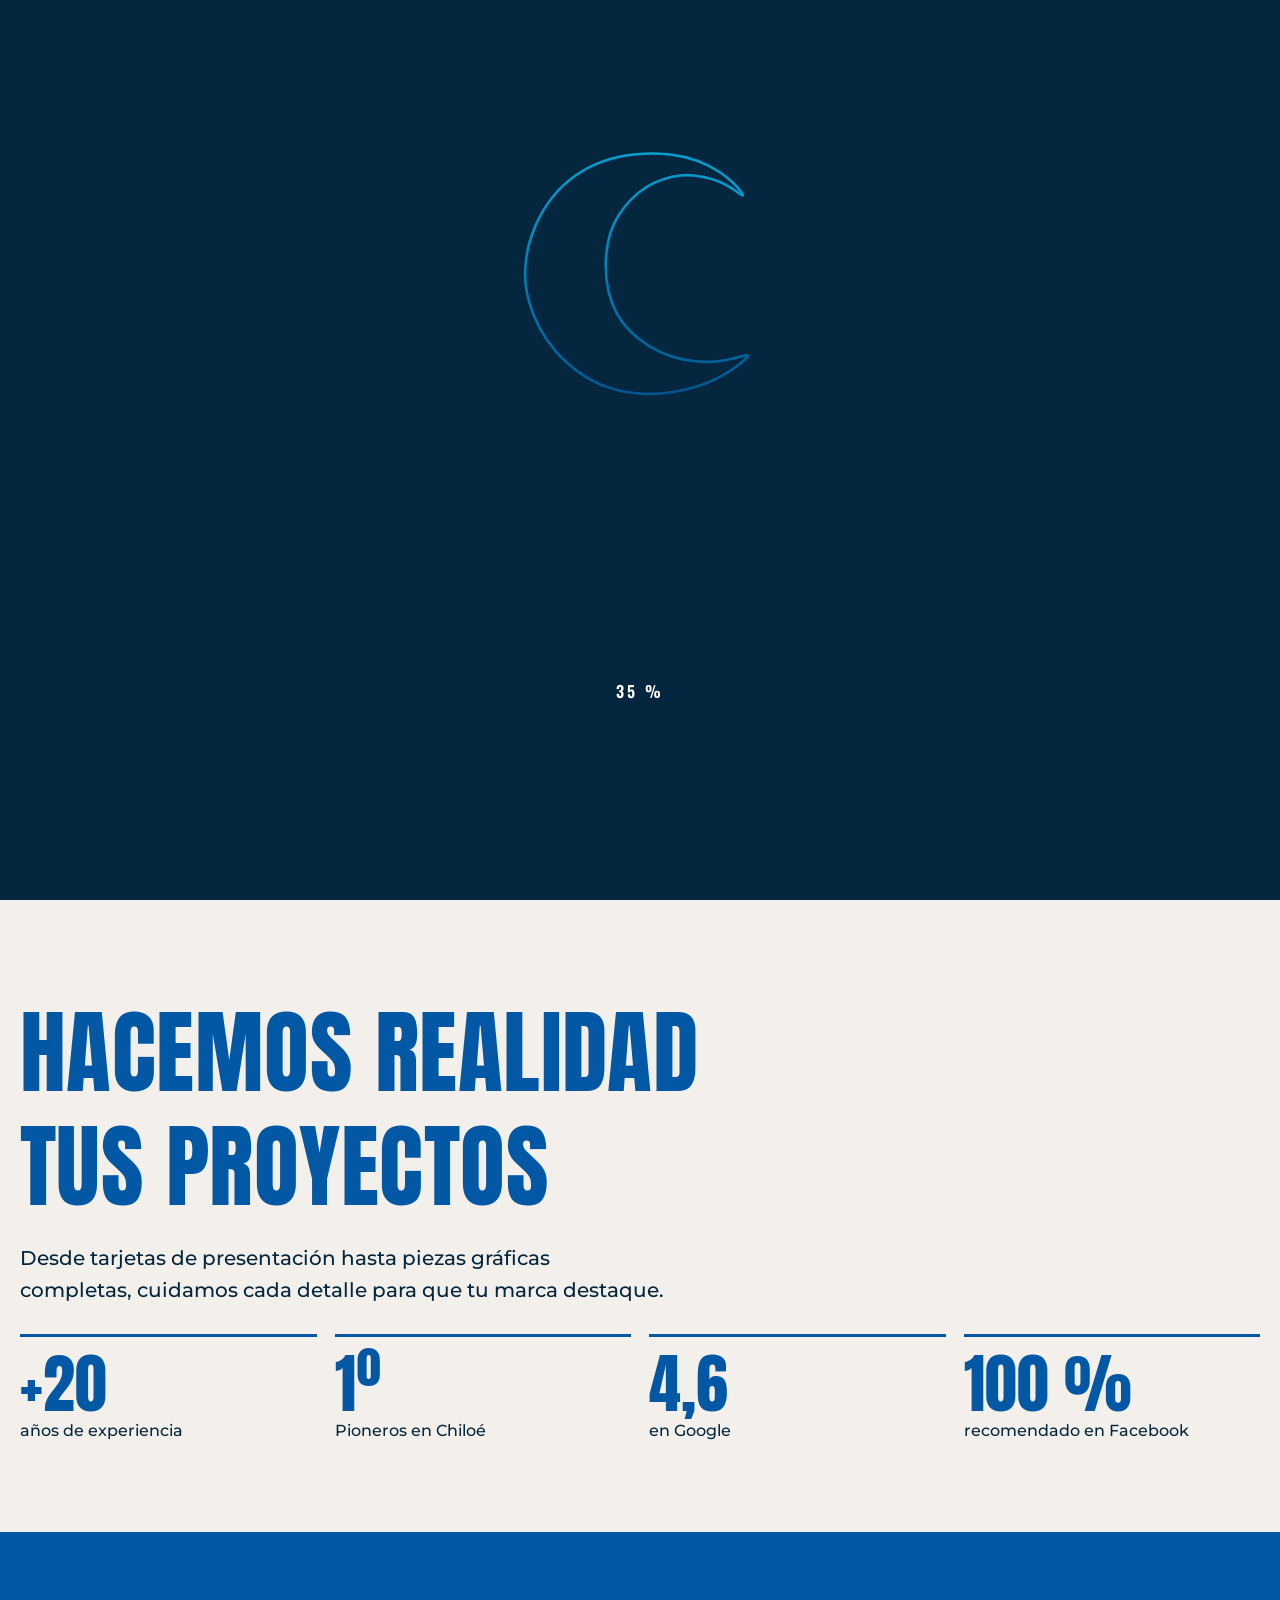
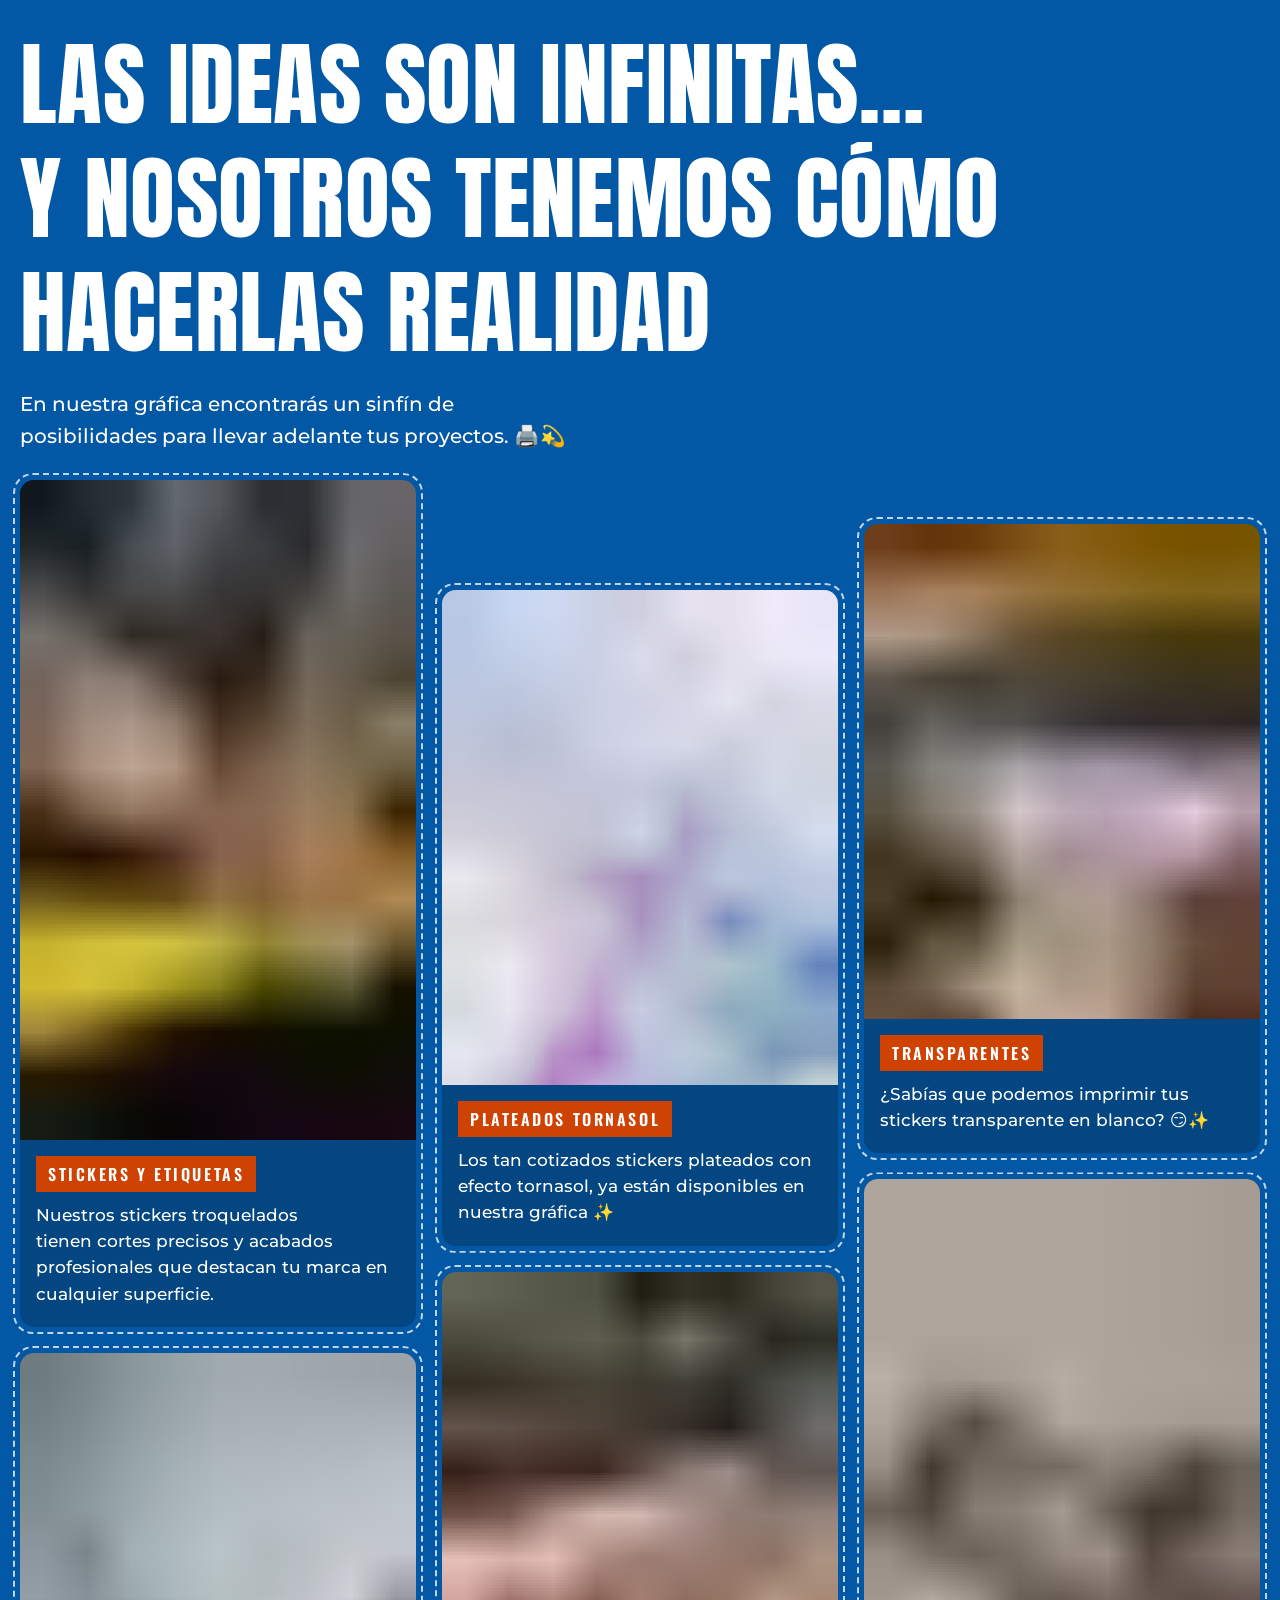
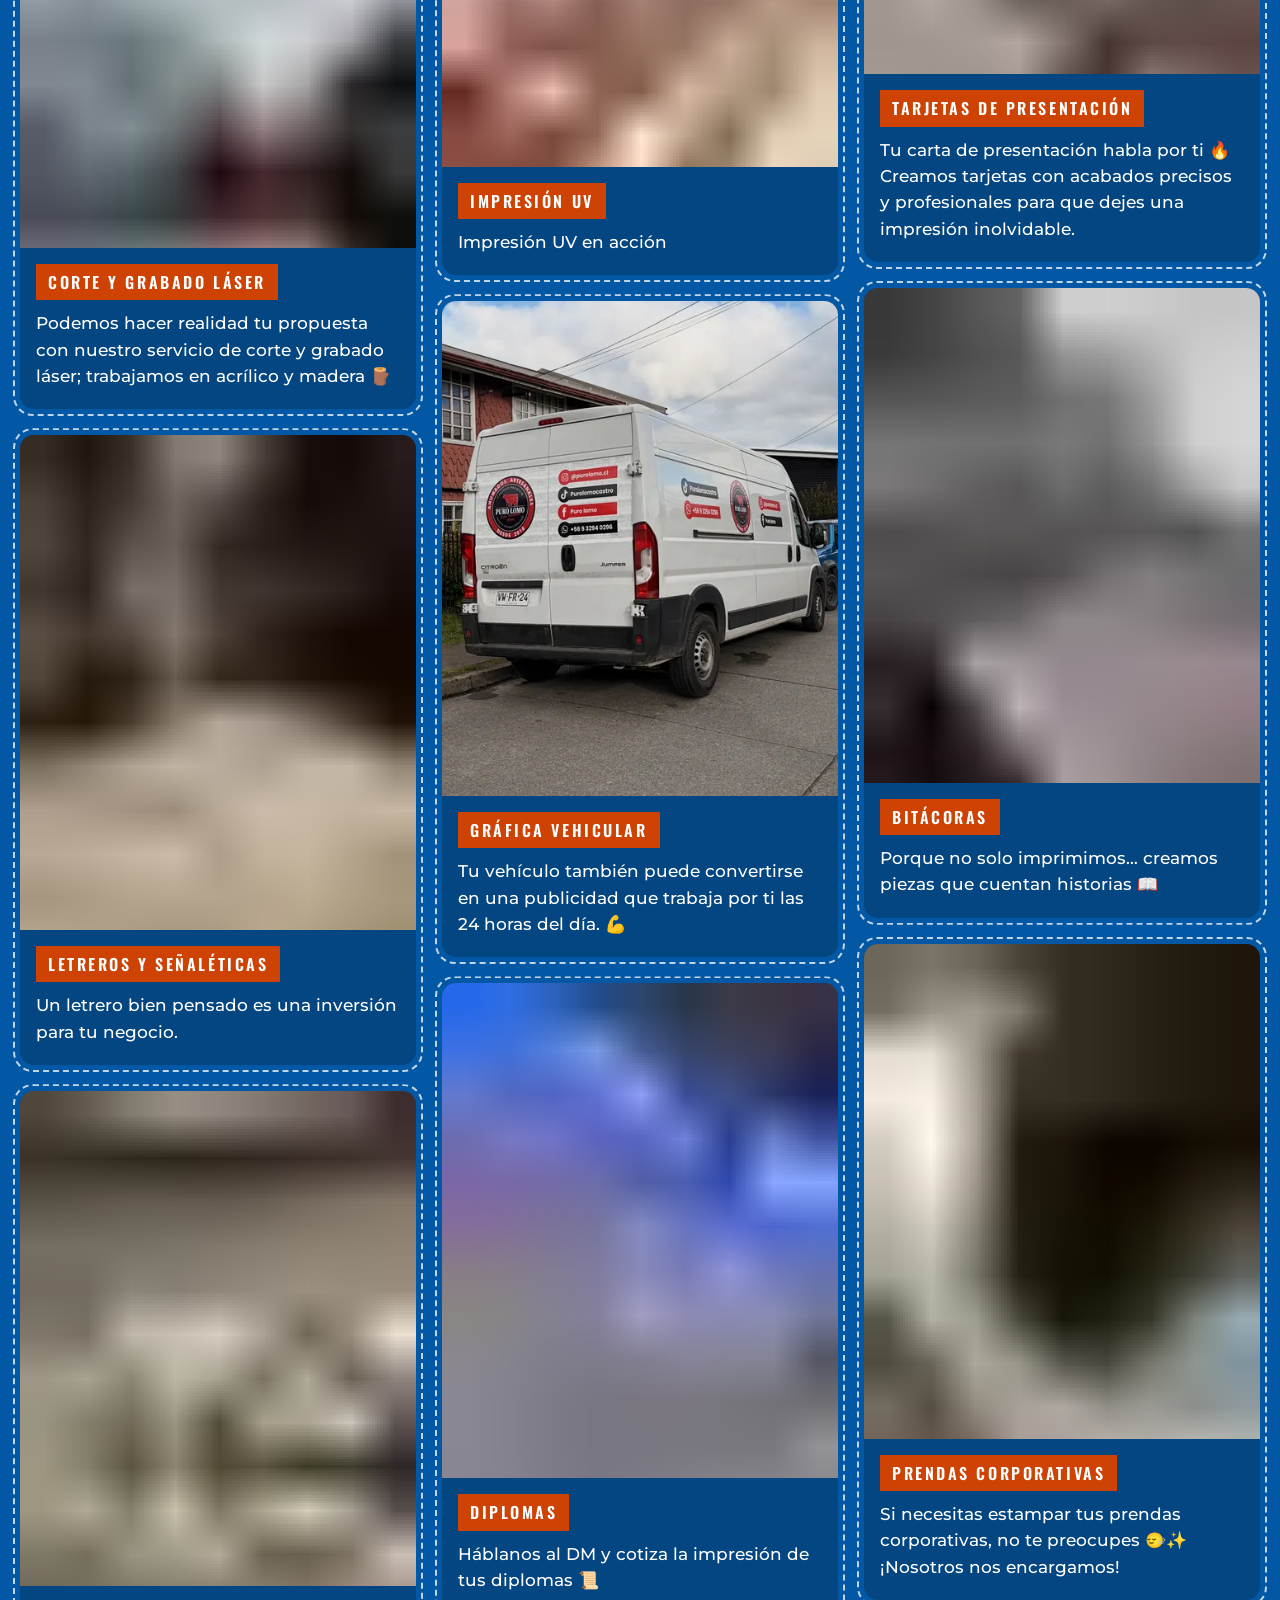
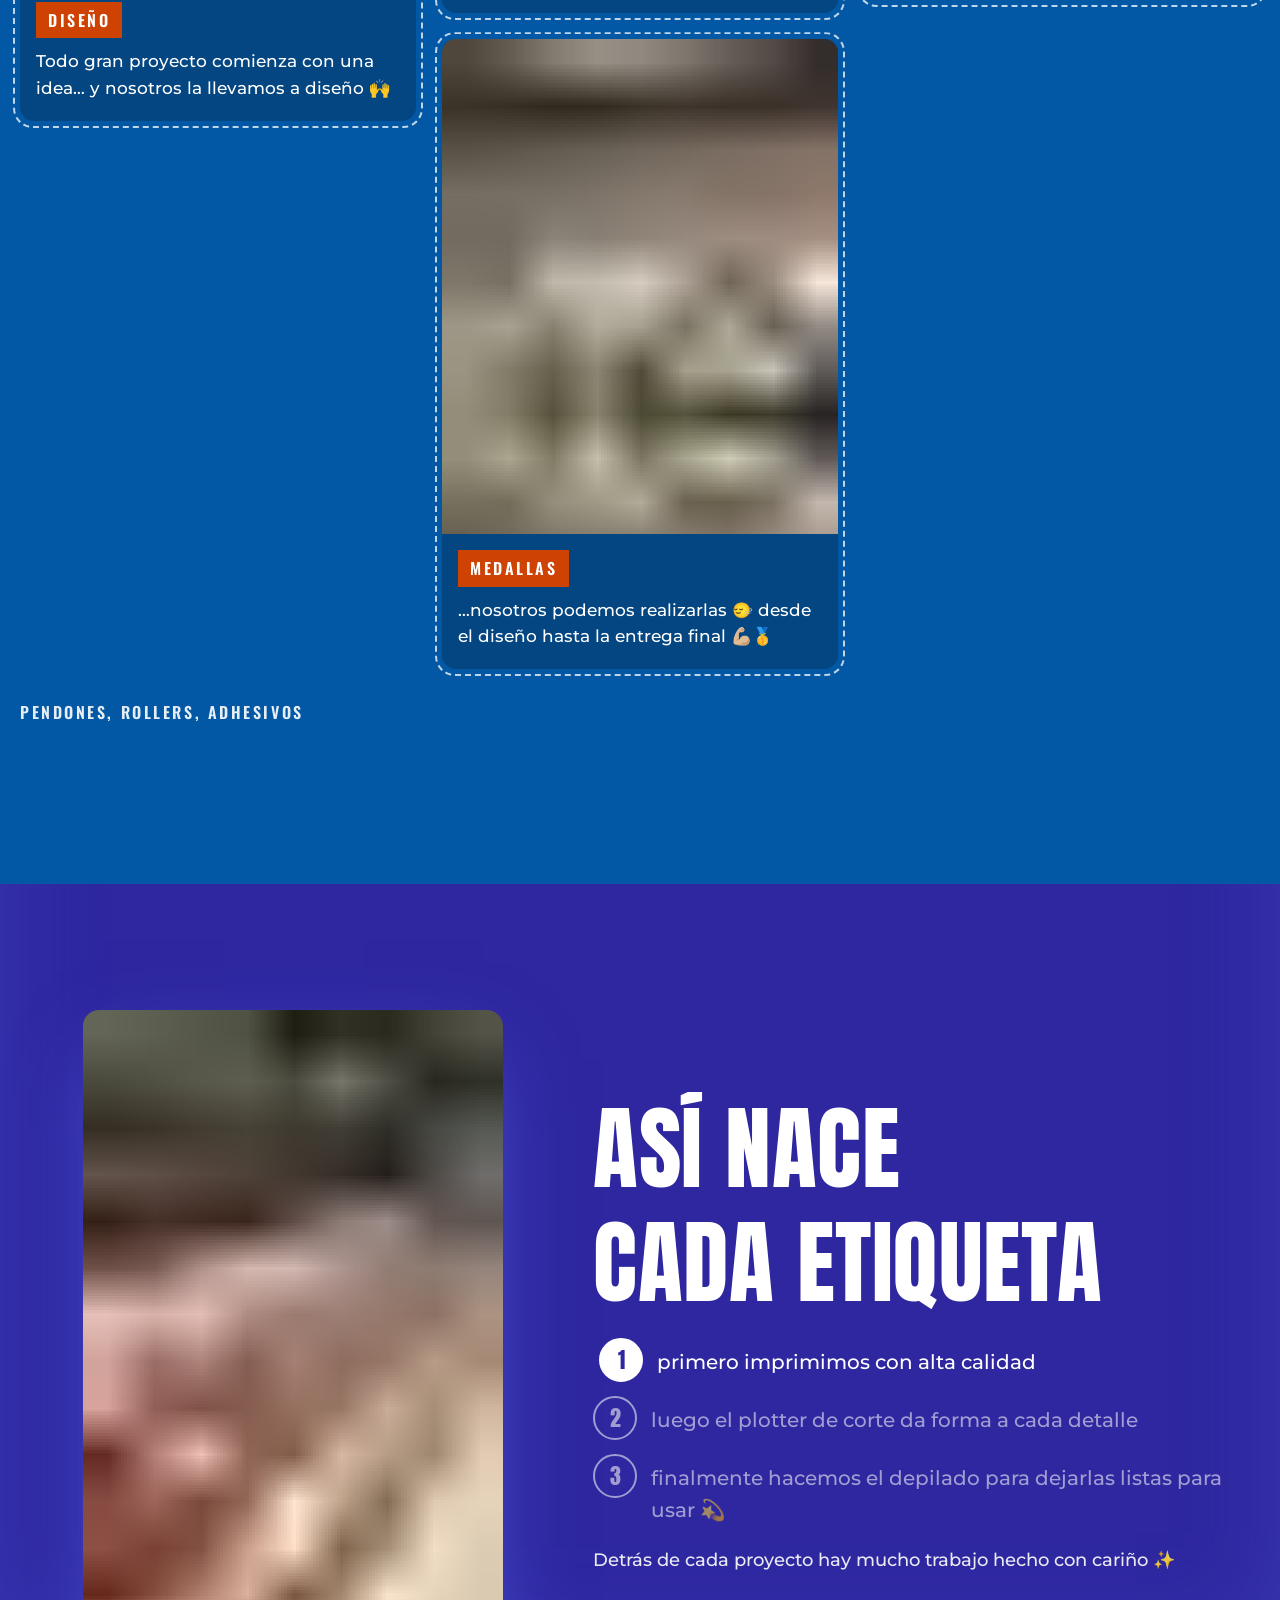
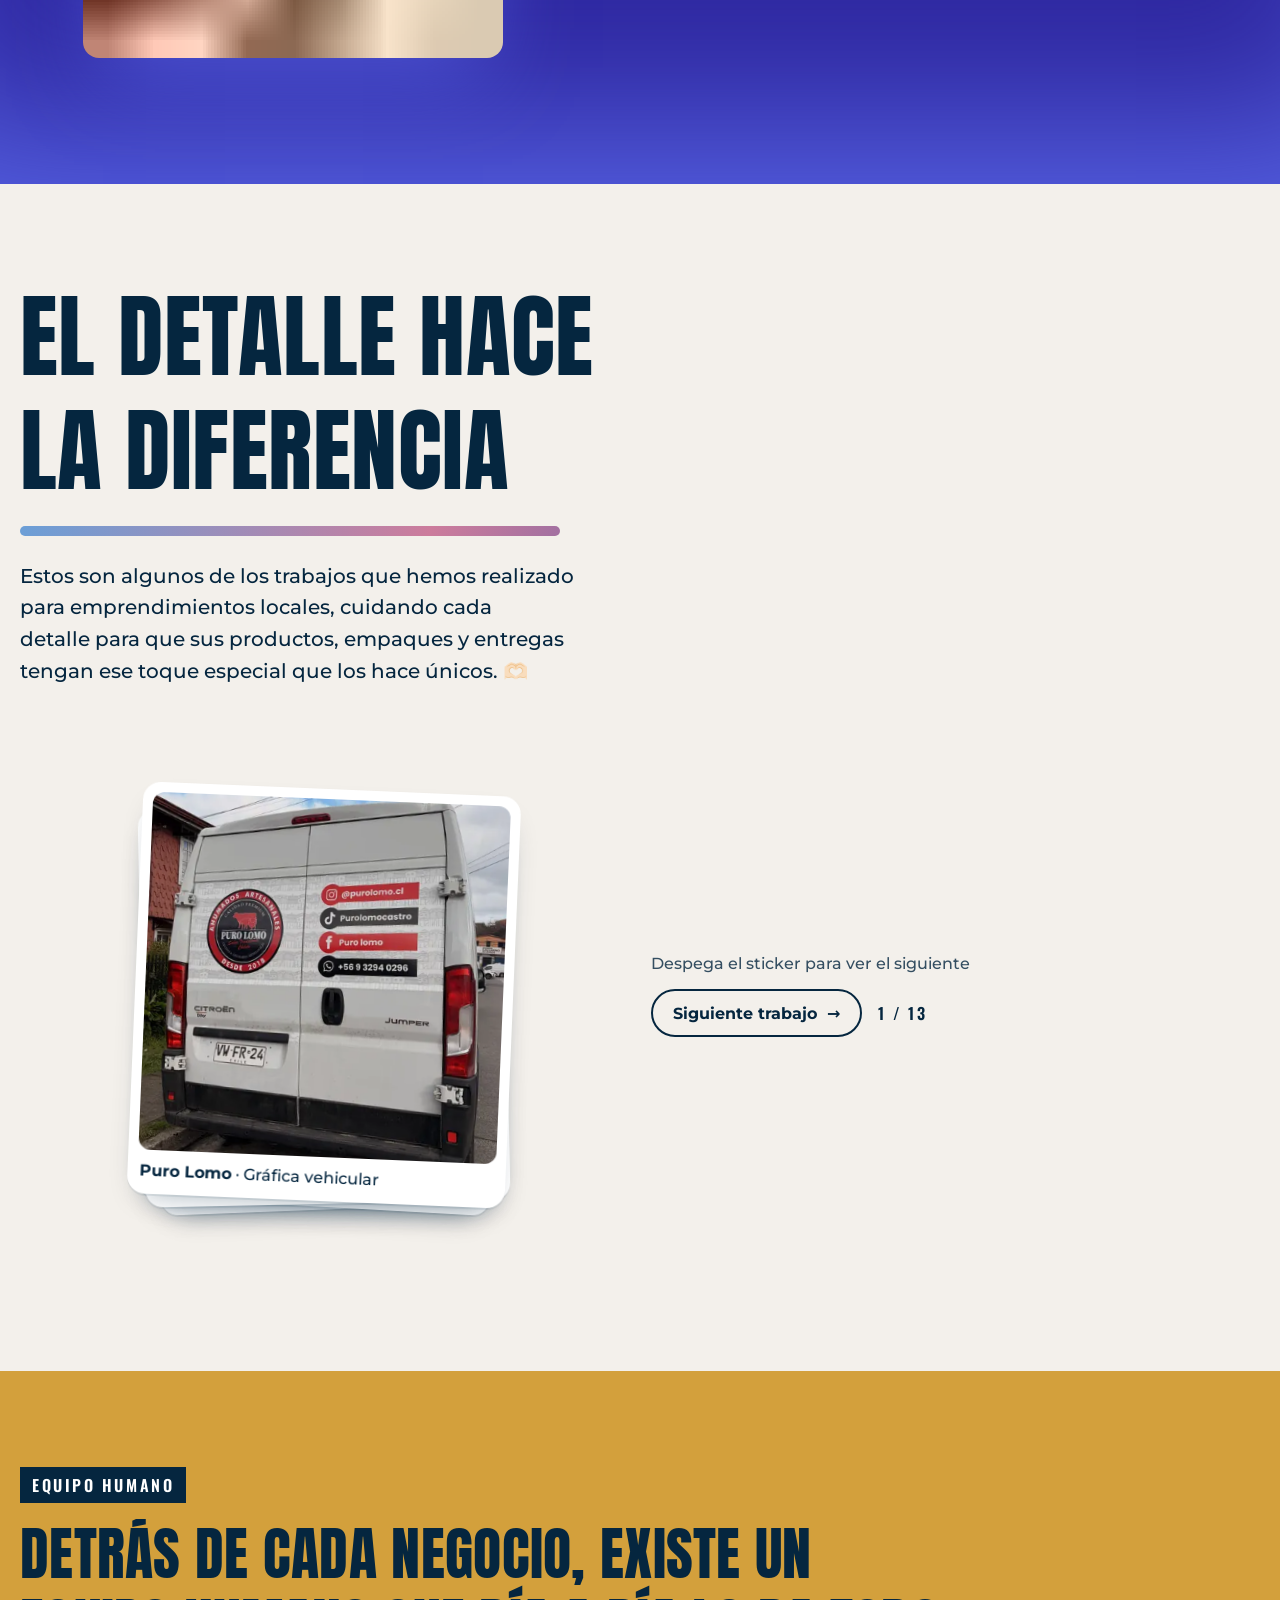
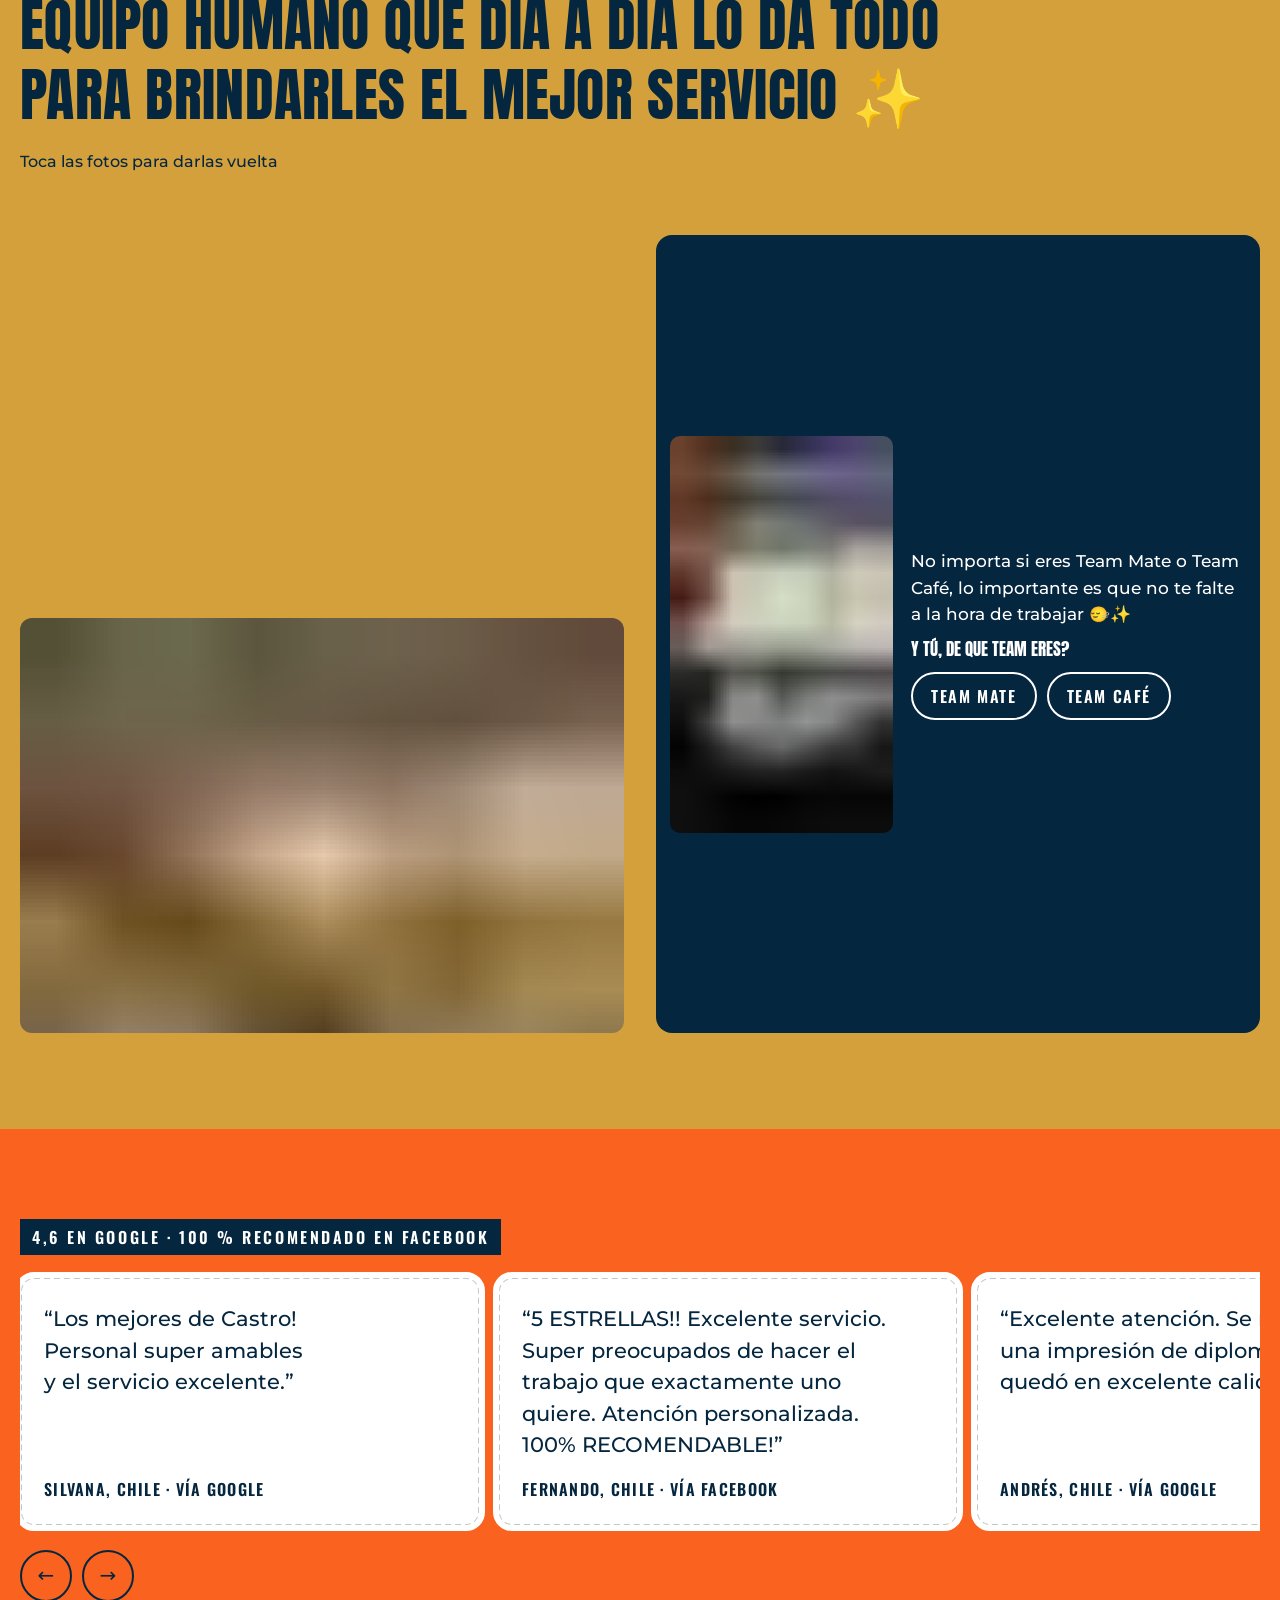
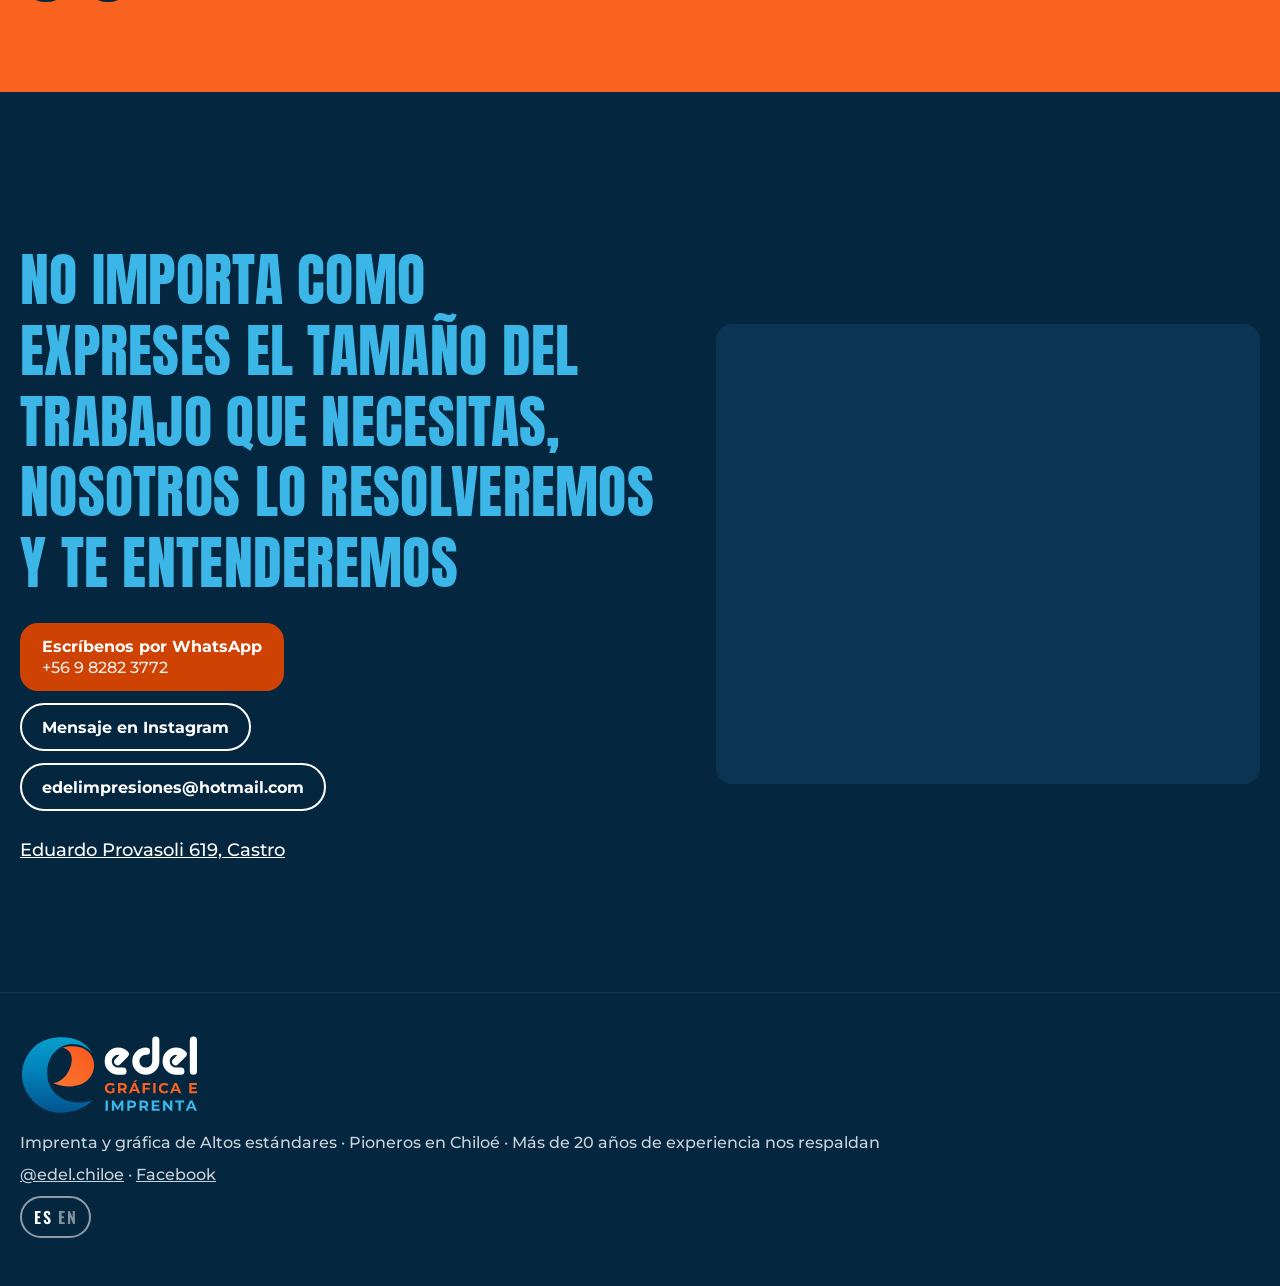
<file: nueva_v5/index.html>
<!doctype html>
<html lang="es" data-lang="es">
<head>
<meta charset="utf-8">
<style>html{background:#05263f}#ov{visibility:hidden}</style>
<meta name="viewport" content="width=device-width,initial-scale=1,viewport-fit=cover">
<title>Edel Impresiones · Imprenta y gráfica en Castro, Chiloé</title>
<meta name="description" content="Edel Impresiones, imprenta y gráfica en Castro, Chiloé: stickers y etiquetas, impresión UV, corte y grabado láser, gráfica vehicular, letreros y más. Cotiza por WhatsApp." data-meta-en="Edel Impresiones, print and graphics shop in Castro, Chiloé: stickers and labels, UV printing, laser cutting and engraving, vehicle graphics, signs and more. Get a quote on WhatsApp.">
<meta name="robots" content="noindex,nofollow">
<meta name="theme-color" content="#05263f">
<link rel="canonical" href="https://edelimpresiones.pages.dev/">
<meta property="og:type" content="website"><meta property="og:locale" content="es_CL">
<meta property="og:title" content="Edel Impresiones · Tu marca empieza por una buena impresión">
<meta property="og:description" content="Edel Impresiones, imprenta y gráfica en Castro, Chiloé: stickers y etiquetas, impresión UV, corte y grabado láser, gráfica vehicular, letreros y más. Cotiza por WhatsApp.">
<meta property="og:url" content="https://edelimpresiones.pages.dev/"><meta property="og:image" content="https://edelimpresiones.pages.dev/assets/og.jpg">
<meta property="og:image:width" content="1200"><meta property="og:image:height" content="630">
<meta name="twitter:card" content="summary_large_image"><meta name="twitter:image" content="https://edelimpresiones.pages.dev/assets/og.jpg">
<link rel="icon" href="../brand/favicon.svg" type="image/svg+xml"><link rel="icon" href="../brand/favicon.ico" sizes="any">
<link rel="apple-touch-icon" href="../brand/png/favicon-180.png">
<link rel="preload" href="../assets/fonts/anton-latin-400-normal.woff2" as="font" type="font/woff2" crossorigin>
<link rel="preload" href="../assets/fonts/montserrat-latin-500-normal.woff2" as="font" type="font/woff2" crossorigin>
<link rel="stylesheet" href="../css/fonts.css"><link rel="stylesheet" href="../css/tokens.css"><link rel="stylesheet" href="../css/nv5/site.css">
<script>document.documentElement.classList.add('js');try{if(localStorage.getItem('edel-lang')==='en')document.documentElement.dataset.lang='en'}catch(e){}</script>
<script type="application/ld+json">{"@context": "https://schema.org", "@type": "LocalBusiness", "name": "Edel Impresiones", "alternateName": "Imprenta y Gráfica Edel", "url": "https://edelimpresiones.pages.dev/", "image": "https://edelimpresiones.pages.dev/assets/og.jpg", "logo": "https://edelimpresiones.pages.dev/brand/png/isotipo.png", "telephone": "+56982823772", "email": "edelimpresiones@hotmail.com", "address": {"@type": "PostalAddress", "streetAddress": "Eduardo Provasoli 619", "addressLocality": "Castro", "addressRegion": "Los Lagos", "addressCountry": "CL"}, "sameAs": ["https://www.instagram.com/edel.chiloe/", "https://www.facebook.com/edel.chiloe/"], "aggregateRating": {"@type": "AggregateRating", "ratingValue": "4.6", "reviewCount": "10"}}</script>
</head>
<body class="cargando">
<svg class="defs" width="0" height="0" aria-hidden="true" focusable="false"><defs><linearGradient id="ga" x1="0" y1="0" x2="0" y2="1"><stop offset="0" stop-color="#099ece"/><stop offset=".45" stop-color="#0182b9"/><stop offset="1" stop-color="#035590"/></linearGradient><linearGradient id="gn" x1="1" y1="0" x2="0" y2="1"><stop offset="0" stop-color="#fa571c"/><stop offset="1" stop-color="#f97732"/></linearGradient></defs></svg>
<a class="saltar" href="#contenido"><span data-en="Skip to content">Saltar al contenido</span></a>
<div id="carga" role="status" aria-live="polite">
 <svg id="ov" aria-hidden="true" preserveAspectRatio="none">
<defs>
 <clipPath id="co" clipPathUnits="userSpaceOnUse"><circle cx="263.3" cy="533.8" r="210.9"/></clipPath>
 <mask id="mk" maskUnits="userSpaceOnUse" x="-1e5" y="-1e5" width="2e5" height="2e5">
  <rect x="-1e5" y="-1e5" width="2e5" height="2e5" fill="#fff"/>
  <g class="ap"><circle id="hueco" cx="358.7" cy="521.1" r="0" fill="#000" clip-path="url(#co)"/></g>
 </mask>
</defs>
<rect id="velo" x="-1e5" y="-1e5" width="2e5" height="2e5" fill="#05263f" mask="url(#mk)"/>
<g class="ap">
 <path id="isoA" d="M277.0 746.5C281.4 746.4 285.0 746.3 285.2 746.2C285.3 746.1 287.5 745.8 290.0 745.6C292.6 745.4 296.8 744.9 299.5 744.6C302.2 744.2 305.4 743.9 306.6 743.7C307.9 743.6 309.7 743.4 310.6 743.2C311.6 743.0 313.9 742.5 315.8 742.3C323.3 741.1 329.1 739.9 338.5 737.6C349.8 734.8 350.3 734.7 363.6 729.9C378.1 724.7 394.4 716.8 406.2 709.3C408.5 707.9 411.6 705.9 413.0 705.0C414.4 704.1 417.0 702.3 418.8 701.0C420.5 699.7 423.2 697.7 424.7 696.6C433.8 689.9 446.5 678.3 446.5 676.7C446.5 675.4 445.1 675.7 437.9 678.3C432.5 680.3 423.6 683.0 416.2 684.7C414.8 685.0 412.7 685.5 411.6 685.8C410.5 686.0 409.3 686.2 409.0 686.2C408.6 686.2 407.7 686.4 407.0 686.6C406.2 686.8 404.7 687.1 403.5 687.2C402.3 687.4 400.4 687.6 399.2 687.8C394.8 688.6 391.4 689.0 388.7 689.2C387.1 689.2 384.6 689.5 383.0 689.7C379.5 690.2 360.0 690.3 357.9 689.8C357.2 689.6 354.8 689.4 352.5 689.3C348.8 689.0 347.3 688.9 340.8 687.9C339.4 687.7 337.8 687.4 337.0 687.4C336.2 687.3 334.8 687.0 333.8 686.8C332.7 686.5 331.3 686.2 330.5 686.2C329.3 686.0 322.1 684.3 314.0 682.2C306.4 680.2 294.5 675.6 282.7 670.0C244.2 652.0 214.2 619.1 202.2 581.8C199.6 573.5 196.2 559.9 195.3 553.8C193.8 543.7 193.3 538.7 193.0 531.6C192.7 525.1 192.9 505.9 193.3 503.2C193.4 502.2 193.7 499.7 193.9 497.8C194.2 494.4 194.4 492.9 195.6 485.5C195.8 484.1 196.4 481.4 196.9 479.5C197.4 477.6 197.9 475.5 198.0 474.8C198.4 472.6 200.1 466.5 201.9 461.1C216.9 415.4 260.2 375.2 304.6 365.6C306.3 365.3 308.7 364.8 309.9 364.5C311.2 364.2 312.6 364.0 313.0 364.0C313.5 364.0 315.2 363.8 316.8 363.5C324.8 362.2 326.2 362.1 335.6 362.1C342.8 362.1 345.3 362.2 348.0 362.6C349.9 362.8 353.1 363.3 355.1 363.5C368.4 365.3 381.3 368.8 393.4 374.1C411.8 382.0 426.0 392.0 438.6 405.7C442.2 409.6 442.8 410.0 442.0 407.9C438.1 398.0 420.7 377.6 407.5 367.3C406.3 366.4 403.9 364.5 402.0 363.0C383.1 348.1 358.3 336.8 329.4 329.7C327.0 329.1 325.6 328.8 317.5 327.4C315.5 327.0 313.1 326.6 312.1 326.4C311.1 326.2 309.6 326.0 308.7 326.0C307.8 326.0 306.3 325.8 305.2 325.6C304.2 325.4 301.5 325.1 299.1 325.0C296.8 324.9 293.5 324.6 291.9 324.4C287.6 323.8 260.6 323.8 256.8 324.4C255.3 324.6 252.3 324.8 250.1 324.9C247.9 325.0 244.9 325.3 243.4 325.5C241.9 325.8 239.8 326.0 238.8 326.0C237.8 326.0 235.9 326.2 234.5 326.5C233.0 326.7 230.4 327.2 228.5 327.5C223.9 328.2 218.7 329.2 217.0 329.6C216.2 329.8 215.2 330.0 214.6 330.1C214.1 330.2 212.2 330.7 210.4 331.1C208.6 331.6 205.9 332.3 204.5 332.6C203.1 333.0 200.0 333.9 197.6 334.6C195.3 335.4 192.7 336.1 191.9 336.4C189.9 336.9 181.1 340.3 176.0 342.5C147.1 354.6 121.6 373.5 102.1 396.9C100.1 399.4 97.9 401.9 97.4 402.6C96.0 404.2 89.1 413.9 87.6 416.3C87.0 417.3 85.8 419.1 85.0 420.4C76.5 433.7 67.2 453.7 62.3 469.5C61.5 471.8 60.5 475.1 59.9 477.0C58.7 480.6 56.7 488.5 55.7 493.8C54.2 500.8 52.3 513.2 52.2 515.4C52.2 516.4 52.0 518.9 51.7 521.1C51.0 526.7 50.9 547.9 51.6 551.8C51.8 553.1 52.1 555.6 52.2 557.4C52.4 559.2 52.6 561.4 52.8 562.4C53.1 563.3 53.6 566.3 54.1 568.9C55.5 576.1 56.4 579.7 59.0 588.7C59.4 590.1 60.3 592.7 60.9 594.5C61.6 596.4 62.8 599.5 63.5 601.5C66.0 608.4 68.7 614.7 71.6 620.6C77.7 633.0 84.7 644.9 90.3 652.5C91.0 653.5 92.6 655.7 93.8 657.4C96.0 660.6 96.7 661.5 101.9 667.9C109.1 676.8 121.8 689.9 129.1 696.0C131.2 697.7 133.7 699.8 134.7 700.7C135.8 701.6 137.3 702.8 138.1 703.3C138.9 703.9 141.1 705.5 143.0 706.9C149.4 711.7 154.2 714.8 162.5 719.5C169.8 723.7 174.7 726.2 182.5 729.5C184.4 730.3 187.2 731.5 188.9 732.3C193.1 734.1 202.6 737.3 207.4 738.5C208.5 738.7 210.8 739.3 212.6 739.8C214.4 740.3 217.5 741.0 219.5 741.5C221.5 741.9 224.4 742.5 225.9 742.9C227.4 743.2 229.1 743.6 229.8 743.6C230.4 743.7 232.7 744.1 235.0 744.5C237.3 744.9 240.6 745.4 242.4 745.5C244.2 745.6 246.1 745.9 246.6 746.0C247.2 746.2 251.6 746.4 256.5 746.5C261.3 746.6 265.4 746.8 265.5 746.9C265.6 747.0 266.4 747.0 267.4 746.9C268.3 746.8 272.7 746.7 277.0 746.5Z" fill="url(#ga)"/>
 <path id="isoN" d="M332.8 599.3C333.4 599.1 335.4 598.9 337.2 598.8C340.7 598.5 350.1 597.1 353.5 596.3C354.7 596.0 355.9 595.8 356.1 595.8C356.4 595.8 357.7 595.4 366.9 592.8C384.5 587.9 405.4 576.7 416.9 566.0C422.0 561.2 424.5 558.7 426.5 556.6C441.1 540.1 449.7 522.5 453.3 501.5C454.6 494.2 454.6 494.5 454.7 483.8C454.8 472.6 454.7 471.7 453.2 462.5C447.0 425.0 425.0 399.1 386.6 384.3C381.7 382.4 367.0 378.2 365.2 378.2C364.8 378.2 363.5 378.0 362.3 377.8C361.1 377.5 358.6 377.1 356.6 376.8C354.7 376.5 351.6 376.0 349.6 375.7C344.2 374.9 317.5 374.9 312.1 375.7C299.3 377.7 295.4 378.6 289.9 380.4C282.8 382.7 282.5 383.7 288.0 385.4C309.4 392.2 323.8 407.9 328.1 429.3C328.4 430.4 328.7 432.0 328.9 432.7C329.1 433.5 329.2 434.7 329.2 435.5C329.2 436.3 329.4 437.8 329.7 438.9C330.1 440.6 330.1 442.2 330.1 449.0C330.1 455.8 330.1 457.5 329.7 459.2C329.4 460.4 329.3 462.0 329.3 462.8C329.3 464.4 328.8 466.9 327.4 473.4C327.0 475.3 326.5 477.6 326.4 478.5C326.0 480.2 324.0 486.9 322.4 491.9C313.9 517.6 294.5 545.6 275.0 560.3C268.6 565.2 268.7 565.1 261.4 569.3C253.1 574.1 241.7 578.0 232.3 579.3C228.2 579.8 228.0 581.8 231.9 583.7C235.1 585.3 258.4 592.2 260.5 592.2C260.9 592.2 262.3 592.6 263.5 593.0C264.7 593.4 266.0 593.8 266.3 593.8C266.6 593.8 268.5 594.2 270.5 594.8C272.5 595.3 274.6 595.8 275.1 595.8C275.6 595.8 277.0 596.0 278.2 596.2C280.2 596.7 282.5 597.1 289.3 598.1C290.6 598.3 293.3 598.6 295.4 598.7C297.4 598.9 299.3 599.1 299.6 599.2C302.0 599.7 330.3 599.9 332.8 599.3Z" fill="url(#gn)"/>
 <path id="trA" d="M276.5 746.5C284.7 746.3 292.1 745.6 304.3 744.0C353.8 737.5 394.9 720.8 429.1 693.1C446.3 679.3 447.0 675.9 432.0 680.4C416.5 685.0 400.1 688.3 389.2 689.1C388.1 689.2 385.2 689.5 382.9 689.7C377.0 690.2 363.0 690.2 357.1 689.7C354.8 689.5 351.9 689.2 350.8 689.1C294.5 685.0 237.5 650.9 212.9 606.4C184.6 555.5 186.3 475.6 216.6 430.5C244.2 389.3 277.8 368.0 323.6 362.6C328.9 362.0 342.3 362.0 347.6 362.6C379.9 366.3 402.3 375.2 427.8 394.5C433.3 398.7 434.8 398.8 432.8 394.9C427.9 385.2 410.4 368.2 394.1 357.3C369.4 340.8 338.5 329.5 308.4 326.0C306.0 325.7 303.8 325.4 303.4 325.4C303.0 325.3 300.4 325.1 297.8 324.9C295.1 324.7 291.7 324.4 290.2 324.3C288.8 324.1 281.7 324.0 274.5 324.0C261.3 324.0 259.0 324.1 246.4 325.2C164.1 332.6 101.4 376.8 69.7 449.8C61.3 469.1 53.9 496.3 52.4 514.0C52.3 514.9 52.0 518.1 51.7 521.1C49.0 548.9 53.5 576.8 65.8 607.4C91.3 671.4 146.4 721.9 208.9 738.9C233.0 745.4 250.1 747.3 276.5 746.5Z" fill="none" stroke="url(#ga)" pathLength="1"/>
 <path id="trN" d="M336.1 598.9C401.6 591.5 445.1 554.0 454.0 497.2C454.8 492.3 454.9 474.2 454.2 468.9C449.5 435.6 436.3 413.4 411.4 396.9C382.3 377.6 338.6 370.1 300.2 377.8C293.6 379.1 289.8 380.4 288.5 381.9C286.7 383.9 287.7 384.8 295.4 388.2C363.3 418.3 322.6 557.4 240.0 577.8C232.5 579.6 230.7 581.0 233.0 583.2C234.7 584.9 247.7 589.4 257.6 591.6C258.6 591.8 262.6 592.8 266.5 593.8C278.7 596.7 289.0 598.3 304.8 599.6C309.6 600.0 330.7 599.5 336.1 598.9Z" fill="none" stroke="url(#gn)" pathLength="1"/>
 <g id="pal" transform="translate(-521.5 473)">
  <g id="edel" fill="none" stroke="#fff" stroke-width="40" stroke-linecap="round" stroke-linejoin="round"><path d="M618 514H591A56 56 0 0 1 535 458A56 56 0 0 1 591 402A56 56 0 0 1 630.60 418.40L588.17 460.83" pathLength="1"/><path d="M802 340V458A56 56 0 0 1 746 514A56 56 0 0 1 690 458A56 56 0 0 1 750 402" pathLength="1"/><path d="M943 514H916A56 56 0 0 1 860 458A56 56 0 0 1 916 402A56 56 0 0 1 955.60 418.40L913.17 460.83" pathLength="1"/><path d="M1013 340V514" pathLength="1"/></g>
  <path id="sub1" d="M547.1057142857143 638.9771428571429Q540.3471428571428 638.9771428571429 534.6878571428571 636.8192857142858Q529.0285714285714 634.6614285714286 524.8349999999999 630.6714285714286Q520.6414285714285 626.6814285714286 518.3207142857143 621.3071428571429Q516.0 615.9328571428572 516.0 609.5Q516.0 603.0671428571428 518.3207142857143 597.6928571428571Q520.6414285714285 592.3185714285714 524.8757142857143 588.3285714285714Q529.11 584.3385714285714 534.81 582.1807142857142Q540.51 580.0228571428571 547.3499999999999 580.0228571428571Q554.9228571428571 580.0228571428571 560.9892857142856 582.5471428571428Q567.0557142857142 585.0714285714286 571.2085714285714 589.8757142857143L562.74 597.6928571428572Q559.6457142857142 594.4357142857143 555.9814285714285 592.8478571428572Q552.3171428571428 591.26 548.0014285714285 591.26Q543.8485714285714 591.26 540.4285714285713 592.5628571428572Q537.0085714285714 593.8657142857143 534.525 596.3085714285714Q532.0414285714286 598.7514285714286 530.6978571428572 602.09Q529.3542857142857 605.4285714285714 529.3542857142857 609.5Q529.3542857142857 613.49 530.6978571428572 616.8285714285714Q532.0414285714286 620.1671428571428 534.525 622.6507142857142Q537.0085714285714 625.1342857142857 540.3878571428571 626.4371428571428Q543.7671428571429 627.74 547.8385714285714 627.74Q551.7471428571429 627.74 555.4521428571429 626.4778571428571Q559.1571428571428 625.2157142857143 562.6585714285713 622.2028571428572L570.15 631.73Q565.5085714285714 635.2314285714285 559.3607142857143 637.1042857142857Q553.2128571428572 638.9771428571429 547.1057142857143 638.9771428571429ZM570.15 631.73 558.0985714285714 630.02V608.6042857142858H570.15Z M590.1346428571428 638.0V581.0H614.4817857142857Q626.3703571428572 581.0 632.9660714285715 586.4964285714286Q639.5617857142857 591.9928571428571 639.5617857142857 601.6828571428572Q639.5617857142857 608.0342857142857 636.5489285714286 612.635Q633.5360714285714 617.2357142857143 627.9989285714286 619.6785714285714Q622.4617857142857 622.1214285714286 614.8075 622.1214285714286H597.4632142857143L603.3260714285715 616.34V638.0ZM626.3703571428572 638.0 612.1203571428572 617.3171428571428H626.2075L640.6203571428572 638.0ZM603.3260714285715 617.8057142857143 597.4632142857143 611.6171428571429H614.0746428571429Q620.1817857142858 611.6171428571429 623.1946428571429 608.9707142857143Q626.2075 606.3242857142857 626.2075 601.6828571428572Q626.2075 596.96 623.1946428571429 594.3542857142857Q620.1817857142858 591.7485714285714 614.0746428571429 591.7485714285714H597.4632142857143L603.3260714285715 585.4785714285714Z M650.2635714285715 638.0 675.6692857142858 581.0H688.6978571428572L714.1850000000001 638.0H700.3421428571429L679.4964285714286 587.6771428571428H684.7078571428572L663.7807142857143 638.0ZM662.9664285714287 625.7857142857143 666.4678571428572 615.77H695.782142857143L699.365 625.7857142857143ZM674.7735714285716 576.3585714285715 685.7664285714287 564.6328571428572H699.4464285714287L684.7078571428573 576.3585714285715Z M727.8996428571429 638.0V581.0H770.9753571428571V591.5857142857143H741.0910714285715V638.0ZM740.1139285714286 617.2357142857143V606.65H767.4739285714286V617.2357142857143Z M787.702857142857 638.0V581.0H800.8942857142857V638.0Z M849.4603571428571 638.9771428571429Q842.8646428571428 638.9771428571429 837.2053571428571 636.8192857142858Q831.5460714285714 634.6614285714286 827.3932142857143 630.6714285714286Q823.2403571428571 626.6814285714286 820.9196428571429 621.3071428571429Q818.5989285714286 615.9328571428572 818.5989285714286 609.5Q818.5989285714286 603.0671428571428 820.9196428571429 597.6928571428571Q823.2403571428571 592.3185714285714 827.4339285714285 588.3285714285714Q831.6274999999999 584.3385714285714 837.2460714285714 582.1807142857142Q842.8646428571428 580.0228571428571 849.5417857142857 580.0228571428571Q856.9517857142857 580.0228571428571 862.9367857142856 582.587857142857Q868.9217857142856 585.1528571428571 872.9932142857143 590.12L864.5246428571428 597.9371428571428Q861.5932142857142 594.5985714285714 858.0103571428572 592.9292857142857Q854.4275 591.26 850.1932142857142 591.26Q846.2032142857142 591.26 842.8646428571428 592.5628571428572Q839.5260714285714 593.8657142857143 837.0832142857143 596.3085714285714Q834.6403571428572 598.7514285714286 833.2967857142858 602.09Q831.9532142857142 605.4285714285714 831.9532142857142 609.5Q831.9532142857142 613.5714285714286 833.2967857142858 616.91Q834.6403571428572 620.2485714285714 837.0832142857143 622.6914285714286Q839.5260714285714 625.1342857142857 842.8646428571428 626.4371428571428Q846.2032142857142 627.74 850.1932142857142 627.74Q854.4275 627.74 858.0103571428572 626.0707142857143Q861.5932142857142 624.4014285714286 864.5246428571428 620.9814285714285L872.9932142857143 628.7985714285714Q868.9217857142856 633.7657142857142 862.9367857142856 636.3714285714286Q856.9517857142857 638.9771428571429 849.4603571428571 638.9771428571429Z M881.415 638.0 906.8207142857143 581.0H919.8492857142857L945.3364285714285 638.0H931.4935714285714L910.6478571428571 587.6771428571428H915.8592857142856L894.9321428571428 638.0ZM894.1178571428571 625.7857142857143 897.6192857142856 615.77H926.9335714285714L930.5164285714285 625.7857142857143Z M989.8657142857144 638.0V581.0H1032.9414285714286V591.5857142857143H1002.9757142857143V627.4142857142857H1034.0V638.0ZM1001.9985714285715 614.2228571428572V603.9628571428572H1029.44V614.2228571428572Z" fill="#fa621f"/><path id="sub2" d="M520.0 736.0V679.0H533.1914285714286V736.0Z M555.5493877551021 736.0V679.0H566.4608163265306L590.7265306122449 719.2257142857143H584.9451020408163L608.8036734693877 679.0H619.6336734693878L619.7965306122449 736.0H607.419387755102L607.3379591836734 697.9728571428572H609.6179591836735L590.5636734693877 729.9742857142858H584.619387755102L565.1579591836735 697.9728571428572H567.9265306122448V736.0Z M642.1544897959184 736.0V679.0H666.8273469387755Q674.4816326530612 679.0 680.018775510204 681.4835714285714Q685.5559183673469 683.9671428571429 688.568775510204 688.6085714285714Q691.5816326530612 693.25 691.5816326530612 699.6828571428572Q691.5816326530612 706.0342857142857 688.568775510204 710.6757142857143Q685.5559183673469 715.3171428571428 680.018775510204 717.8007142857143Q674.4816326530612 720.2842857142857 666.8273469387755 720.2842857142857H649.4830612244898L655.3459183673469 714.34V736.0ZM655.3459183673469 715.8057142857143 649.4830612244898 709.5357142857143H666.0944897959183Q672.2016326530612 709.5357142857143 675.2144897959183 706.9300000000001Q678.2273469387754 704.3242857142857 678.2273469387754 699.6828571428572Q678.2273469387754 694.96 675.2144897959183 692.3542857142857Q672.2016326530612 689.7485714285714 666.0944897959183 689.7485714285714H649.4830612244898L655.3459183673469 683.4785714285714Z M710.6010204081633 736.0V679.0H734.9481632653061Q746.8367346938776 679.0 753.4324489795919 684.4964285714286Q760.0281632653061 689.9928571428571 760.0281632653061 699.6828571428572Q760.0281632653061 706.0342857142857 757.0153061224489 710.635Q754.0024489795918 715.2357142857143 748.465306122449 717.6785714285714Q742.9281632653061 720.1214285714286 735.2738775510204 720.1214285714286H717.9295918367347L723.7924489795919 714.34V736.0ZM746.8367346938776 736.0 732.5867346938776 715.3171428571428H746.6738775510204L761.0867346938776 736.0ZM723.7924489795919 715.8057142857143 717.9295918367347 709.6171428571429H734.5410204081633Q740.6481632653062 709.6171428571429 743.6610204081633 706.9707142857143Q746.6738775510204 704.3242857142857 746.6738775510204 699.6828571428572Q746.6738775510204 694.96 743.6610204081633 692.3542857142857Q740.6481632653062 689.7485714285714 734.5410204081633 689.7485714285714H717.9295918367347L723.7924489795919 683.4785714285714Z M779.2918367346938 736.0V679.0H822.3675510204081V689.5857142857143H792.4018367346938V725.4142857142857H823.4261224489795V736.0ZM791.424693877551 712.2228571428572V701.9628571428572H818.8661224489796V712.2228571428572Z M842.7712244897959 736.0V679.0H853.6826530612244L887.3126530612244 720.04H882.0197959183673V679.0H895.0483673469388V736.0H884.2183673469387L850.5069387755102 694.96H855.7997959183673V736.0Z M929.213469387755 736.0V689.7485714285714H910.973469387755V679.0H960.6448979591836V689.7485714285714H942.4048979591836V736.0Z M969.0785714285713 736.0 994.4842857142856 679.0H1007.512857142857L1033.0 736.0H1019.1571428571427L998.3114285714285 685.6771428571428H1003.522857142857L982.5957142857142 736.0ZM981.7814285714285 723.7857142857143 985.282857142857 713.77H1014.5971428571428L1018.1799999999998 723.7857142857143Z" fill="#3bb6e6"/>
 </g>
</g>
</svg>
 <p class="pct"><span id="pct">0</span> %<span class="sr" data-en="Loading Edel Impresiones">Cargando Edel Impresiones</span></p>
</div>

<header class="nav" id="nav">
 <a class="nav-logo" href="#portada" aria-label="Edel Impresiones"><svg class="logo-nav" viewBox="40 300 1010 460" aria-hidden="true"><path d="M277.0 746.5C281.4 746.4 285.0 746.3 285.2 746.2C285.3 746.1 287.5 745.8 290.0 745.6C292.6 745.4 296.8 744.9 299.5 744.6C302.2 744.2 305.4 743.9 306.6 743.7C307.9 743.6 309.7 743.4 310.6 743.2C311.6 743.0 313.9 742.5 315.8 742.3C323.3 741.1 329.1 739.9 338.5 737.6C349.8 734.8 350.3 734.7 363.6 729.9C378.1 724.7 394.4 716.8 406.2 709.3C408.5 707.9 411.6 705.9 413.0 705.0C414.4 704.1 417.0 702.3 418.8 701.0C420.5 699.7 423.2 697.7 424.7 696.6C433.8 689.9 446.5 678.3 446.5 676.7C446.5 675.4 445.1 675.7 437.9 678.3C432.5 680.3 423.6 683.0 416.2 684.7C414.8 685.0 412.7 685.5 411.6 685.8C410.5 686.0 409.3 686.2 409.0 686.2C408.6 686.2 407.7 686.4 407.0 686.6C406.2 686.8 404.7 687.1 403.5 687.2C402.3 687.4 400.4 687.6 399.2 687.8C394.8 688.6 391.4 689.0 388.7 689.2C387.1 689.2 384.6 689.5 383.0 689.7C379.5 690.2 360.0 690.3 357.9 689.8C357.2 689.6 354.8 689.4 352.5 689.3C348.8 689.0 347.3 688.9 340.8 687.9C339.4 687.7 337.8 687.4 337.0 687.4C336.2 687.3 334.8 687.0 333.8 686.8C332.7 686.5 331.3 686.2 330.5 686.2C329.3 686.0 322.1 684.3 314.0 682.2C306.4 680.2 294.5 675.6 282.7 670.0C244.2 652.0 214.2 619.1 202.2 581.8C199.6 573.5 196.2 559.9 195.3 553.8C193.8 543.7 193.3 538.7 193.0 531.6C192.7 525.1 192.9 505.9 193.3 503.2C193.4 502.2 193.7 499.7 193.9 497.8C194.2 494.4 194.4 492.9 195.6 485.5C195.8 484.1 196.4 481.4 196.9 479.5C197.4 477.6 197.9 475.5 198.0 474.8C198.4 472.6 200.1 466.5 201.9 461.1C216.9 415.4 260.2 375.2 304.6 365.6C306.3 365.3 308.7 364.8 309.9 364.5C311.2 364.2 312.6 364.0 313.0 364.0C313.5 364.0 315.2 363.8 316.8 363.5C324.8 362.2 326.2 362.1 335.6 362.1C342.8 362.1 345.3 362.2 348.0 362.6C349.9 362.8 353.1 363.3 355.1 363.5C368.4 365.3 381.3 368.8 393.4 374.1C411.8 382.0 426.0 392.0 438.6 405.7C442.2 409.6 442.8 410.0 442.0 407.9C438.1 398.0 420.7 377.6 407.5 367.3C406.3 366.4 403.9 364.5 402.0 363.0C383.1 348.1 358.3 336.8 329.4 329.7C327.0 329.1 325.6 328.8 317.5 327.4C315.5 327.0 313.1 326.6 312.1 326.4C311.1 326.2 309.6 326.0 308.7 326.0C307.8 326.0 306.3 325.8 305.2 325.6C304.2 325.4 301.5 325.1 299.1 325.0C296.8 324.9 293.5 324.6 291.9 324.4C287.6 323.8 260.6 323.8 256.8 324.4C255.3 324.6 252.3 324.8 250.1 324.9C247.9 325.0 244.9 325.3 243.4 325.5C241.9 325.8 239.8 326.0 238.8 326.0C237.8 326.0 235.9 326.2 234.5 326.5C233.0 326.7 230.4 327.2 228.5 327.5C223.9 328.2 218.7 329.2 217.0 329.6C216.2 329.8 215.2 330.0 214.6 330.1C214.1 330.2 212.2 330.7 210.4 331.1C208.6 331.6 205.9 332.3 204.5 332.6C203.1 333.0 200.0 333.9 197.6 334.6C195.3 335.4 192.7 336.1 191.9 336.4C189.9 336.9 181.1 340.3 176.0 342.5C147.1 354.6 121.6 373.5 102.1 396.9C100.1 399.4 97.9 401.9 97.4 402.6C96.0 404.2 89.1 413.9 87.6 416.3C87.0 417.3 85.8 419.1 85.0 420.4C76.5 433.7 67.2 453.7 62.3 469.5C61.5 471.8 60.5 475.1 59.9 477.0C58.7 480.6 56.7 488.5 55.7 493.8C54.2 500.8 52.3 513.2 52.2 515.4C52.2 516.4 52.0 518.9 51.7 521.1C51.0 526.7 50.9 547.9 51.6 551.8C51.8 553.1 52.1 555.6 52.2 557.4C52.4 559.2 52.6 561.4 52.8 562.4C53.1 563.3 53.6 566.3 54.1 568.9C55.5 576.1 56.4 579.7 59.0 588.7C59.4 590.1 60.3 592.7 60.9 594.5C61.6 596.4 62.8 599.5 63.5 601.5C66.0 608.4 68.7 614.7 71.6 620.6C77.7 633.0 84.7 644.9 90.3 652.5C91.0 653.5 92.6 655.7 93.8 657.4C96.0 660.6 96.7 661.5 101.9 667.9C109.1 676.8 121.8 689.9 129.1 696.0C131.2 697.7 133.7 699.8 134.7 700.7C135.8 701.6 137.3 702.8 138.1 703.3C138.9 703.9 141.1 705.5 143.0 706.9C149.4 711.7 154.2 714.8 162.5 719.5C169.8 723.7 174.7 726.2 182.5 729.5C184.4 730.3 187.2 731.5 188.9 732.3C193.1 734.1 202.6 737.3 207.4 738.5C208.5 738.7 210.8 739.3 212.6 739.8C214.4 740.3 217.5 741.0 219.5 741.5C221.5 741.9 224.4 742.5 225.9 742.9C227.4 743.2 229.1 743.6 229.8 743.6C230.4 743.7 232.7 744.1 235.0 744.5C237.3 744.9 240.6 745.4 242.4 745.5C244.2 745.6 246.1 745.9 246.6 746.0C247.2 746.2 251.6 746.4 256.5 746.5C261.3 746.6 265.4 746.8 265.5 746.9C265.6 747.0 266.4 747.0 267.4 746.9C268.3 746.8 272.7 746.7 277.0 746.5Z" fill="url(#ga)"/><path d="M332.8 599.3C333.4 599.1 335.4 598.9 337.2 598.8C340.7 598.5 350.1 597.1 353.5 596.3C354.7 596.0 355.9 595.8 356.1 595.8C356.4 595.8 357.7 595.4 366.9 592.8C384.5 587.9 405.4 576.7 416.9 566.0C422.0 561.2 424.5 558.7 426.5 556.6C441.1 540.1 449.7 522.5 453.3 501.5C454.6 494.2 454.6 494.5 454.7 483.8C454.8 472.6 454.7 471.7 453.2 462.5C447.0 425.0 425.0 399.1 386.6 384.3C381.7 382.4 367.0 378.2 365.2 378.2C364.8 378.2 363.5 378.0 362.3 377.8C361.1 377.5 358.6 377.1 356.6 376.8C354.7 376.5 351.6 376.0 349.6 375.7C344.2 374.9 317.5 374.9 312.1 375.7C299.3 377.7 295.4 378.6 289.9 380.4C282.8 382.7 282.5 383.7 288.0 385.4C309.4 392.2 323.8 407.9 328.1 429.3C328.4 430.4 328.7 432.0 328.9 432.7C329.1 433.5 329.2 434.7 329.2 435.5C329.2 436.3 329.4 437.8 329.7 438.9C330.1 440.6 330.1 442.2 330.1 449.0C330.1 455.8 330.1 457.5 329.7 459.2C329.4 460.4 329.3 462.0 329.3 462.8C329.3 464.4 328.8 466.9 327.4 473.4C327.0 475.3 326.5 477.6 326.4 478.5C326.0 480.2 324.0 486.9 322.4 491.9C313.9 517.6 294.5 545.6 275.0 560.3C268.6 565.2 268.7 565.1 261.4 569.3C253.1 574.1 241.7 578.0 232.3 579.3C228.2 579.8 228.0 581.8 231.9 583.7C235.1 585.3 258.4 592.2 260.5 592.2C260.9 592.2 262.3 592.6 263.5 593.0C264.7 593.4 266.0 593.8 266.3 593.8C266.6 593.8 268.5 594.2 270.5 594.8C272.5 595.3 274.6 595.8 275.1 595.8C275.6 595.8 277.0 596.0 278.2 596.2C280.2 596.7 282.5 597.1 289.3 598.1C290.6 598.3 293.3 598.6 295.4 598.7C297.4 598.9 299.3 599.1 299.6 599.2C302.0 599.7 330.3 599.9 332.8 599.3Z" fill="url(#gn)"/><g fill="none" stroke="currentColor" stroke-width="40" stroke-linecap="round"><path d="M618 514H591A56 56 0 0 1 535 458A56 56 0 0 1 591 402A56 56 0 0 1 630.60 418.40L588.17 460.83"/><path d="M802 340V458A56 56 0 0 1 746 514A56 56 0 0 1 690 458A56 56 0 0 1 750 402"/><path d="M943 514H916A56 56 0 0 1 860 458A56 56 0 0 1 916 402A56 56 0 0 1 955.60 418.40L913.17 460.83"/><path d="M1013 340V514"/></g></svg></a>
 <nav class="nav-links" aria-label="Secciones" data-aria-en="Sections">
  <a href="#servicios"><span data-en="Services">Servicios</span></a><a href="#proceso"><span data-en="Process">Proceso</span></a>
  <a href="#trabajos"><span data-en="Work">Trabajos</span></a><a href="#equipo"><span data-en="Team">Equipo</span></a><a href="#resenas"><span data-en="Reviews">Reseñas</span></a>
 </nav>
 <div class="nav-acc">
  <a class="btn btn-cot mag" href="https://wa.me/56982823772" target="_blank" rel="noopener"><span data-en="Get a quote">Cotiza</span></a>
  <button class="menu-b" type="button" aria-expanded="false" aria-controls="menu"><span class="menu-ico" aria-hidden="true"></span><span class="sr" data-en="Menu">Menú</span></button>
 </div>
</header>
<div class="menu" id="menu" role="dialog" aria-modal="true" aria-label="Menú" data-aria-en="Menu" hidden>
 <button class="menu-x" type="button"><span data-en="Close">Cerrar</span> <span aria-hidden="true">✕</span></button>
 <nav aria-label="Secciones" data-aria-en="Sections">
  <a href="#servicios"><span data-en="Services">Servicios</span></a><a href="#proceso"><span data-en="Process">Proceso</span></a><a href="#trabajos"><span data-en="Work">Trabajos</span></a>
  <a href="#equipo"><span data-en="Team">Equipo</span></a><a href="#resenas"><span data-en="Reviews">Reseñas</span></a><a href="#cotiza"><span data-en="Get a quote">Cotiza</span></a>
 </nav>
 <a class="btn btn-wa" href="https://wa.me/56982823772" target="_blank" rel="noopener"><span data-en="Get a quote on WhatsApp">Cotiza por WhatsApp</span><small>+56 9 8282 3772</small></a>
 <p class="menu-dir" lang="es">Eduardo Provasoli 619, Castro · @edel.chiloe</p>
 <p class="menu-lang"><button class="lang" type="button" aria-label="Cambiar idioma a inglés" data-aria-en="Switch language to Spanish"><span class="es">ES</span><span class="en">EN</span></button></p>
</div>

<main id="contenido">
<section class="s-portada" id="portada">
 <div class="hero-v"><video class="vid hero-video" muted playsinline loop autoplay preload="auto" poster="../assets/video/hero-poster.webp" style="background-image:url([data-uri])" aria-label="Máquinas de Edel imprimiendo y cortando: impresora UV, plotter de corte, láser y depilado de stickers" data-aria-en="Edel machines printing and cutting: UV printer, cutting plotter, laser and sticker weeding" src="../assets/video/hero-540b.mp4" data-src-grande="../assets/video/hero.mp4"></video></div>
 <div class="hero-t">
  <h1 class="h1" lang="es"><span class="ln"><span>Tu marca</span></span><span class="ln"><span>empieza por una</span></span><span class="ln"><span>buena <em>impresión</em></span></span></h1>
  <p class="glosa-h" lang="en" hidden>Your brand starts with a good impression</p>
  <p class="banda b-nar" lang="es">Pioneros en Chiloé · Más de 20 años de experiencia nos respaldan</p>
  <div class="hero-b"><a class="btn btn-wa mag" href="https://wa.me/56982823772" target="_blank" rel="noopener"><span data-en="Get a quote on WhatsApp">Cotiza por WhatsApp</span></a>
  <a class="btn btn-l mag" href="#trabajos"><span data-en="See our work">Ver trabajos</span></a></div>
 </div>
</section>

<section class="s-intro" id="intro">
 <div class="w">
  <h2 class="h2" lang="es"><span class="ln"><span>Hacemos realidad</span></span><span class="ln"><span>tus proyectos</span></span></h2>
  <p class="glosa-h" lang="en" hidden>We make your projects happen</p>
  <p class="lead" lang="es">Desde tarjetas de presentación hasta piezas gráficas completas, cuidamos cada detalle para que tu marca destaque.</p>
  <ul class="cifras">
   <li><b data-cuenta="20">+20</b><span data-en="years of experience">años de experiencia</span></li>
   <li><b>1º</b><span data-en="Pioneers in Chiloé">Pioneros en Chiloé</span></li>
   <li><b data-cuenta="4.6">4,6</b><span data-en="on Google">en Google</span></li>
   <li><b data-cuenta="100">100 %</b><span data-en="recommended on Facebook">recomendado en Facebook</span></li>
  </ul>
 </div>
</section>

<section class="s-serv" id="servicios">
 <div class="w">
  <h2 class="h2" lang="es"><span class="ln"><span>Las ideas son infinitas…</span></span><span class="ln"><span>y nosotros tenemos cómo</span></span><span class="ln"><span>hacerlas realidad</span></span></h2>
  <p class="glosa-h" lang="en" hidden>Ideas are endless… and we have what it takes to make them real</p>
  <p class="lead" lang="es">En nuestra gráfica encontrarás un sinfín de posibilidades para llevar adelante tus proyectos. 🖨️💫</p>
  <div class="serv-grid"><div class="col col-1"><article class="serv" style="order:0" data-src-ig="IG-21"><span class="troquel" aria-hidden="true"></span><div class="serv-m"><video class="vid " muted playsinline loop autoplay preload="none" data-poster="../assets/video/stickers-poster.webp" style="background-image:url([data-uri])" aria-label="Corte y depilado de stickers troquelados" data-aria-en="Cutting and weeding die-cut stickers" data-src="../assets/video/stickers.mp4"></video></div><div class="serv-t"><h3 class="banda" data-en="Stickers &amp; labels">Stickers y etiquetas</h3><p lang="es">Nuestros stickers troquelados tienen cortes precisos y acabados profesionales que destacan tu marca en cualquier superficie.</p></div></article><article class="serv" style="order:5" data-src-ig="IG-17"><span class="troquel" aria-hidden="true"></span><div class="serv-m"><video class="vid " muted playsinline loop autoplay preload="none" data-poster="../assets/video/laser-poster.webp" style="background-image:url([data-uri])" aria-label="Mostrador de madera cortado con láser, armado pieza por pieza" data-aria-en="Laser-cut wooden display stand assembled piece by piece" data-src="../assets/video/laser.mp4"></video></div><div class="serv-t"><h3 class="banda" data-en="Laser cutting &amp; engraving">Corte y grabado láser</h3><p lang="es">Podemos hacer realidad tu propuesta con nuestro servicio de corte y grabado láser; trabajamos en acrílico y madera 🪵</p></div></article><article class="serv" style="order:7" data-src-ig="IG-34"><span class="troquel" aria-hidden="true"></span><div class="serv-m"><video class="vid " muted playsinline loop autoplay preload="none" data-poster="../assets/video/letreros-poster.webp" style="background-image:url([data-uri])" aria-label="Letrero de Pilates &amp; Skincare cortado a mano" data-aria-en="Pilates &amp; Skincare sign being hand-trimmed" data-src="../assets/video/letreros.mp4"></video></div><div class="serv-t"><h3 class="banda" data-en="Signs &amp; wayfinding">Letreros y señaléticas</h3><p lang="es">Un letrero bien pensado es una inversión para tu negocio.</p></div></article><article class="serv" style="order:12" data-src-ig="IG-19"><span class="troquel" aria-hidden="true"></span><div class="serv-m"><video class="vid " muted playsinline loop autoplay preload="none" data-poster="../assets/video/diseno-poster.webp" style="background-image:url([data-uri])" aria-label="Diseño en pantalla antes del corte" data-aria-en="Design on screen before cutting" data-src="../assets/video/diseno.mp4"></video></div><div class="serv-t"><h3 class="banda" data-en="Design">Diseño</h3><p lang="es">Todo gran proyecto comienza con una idea… y nosotros la llevamos a diseño 🙌</p></div></article></div><div class="col col-2"><article class="serv serv-torna" style="order:1" data-src-ig="IG-29"><span class="troquel" aria-hidden="true"></span><div class="serv-m"><video class="vid " muted playsinline loop autoplay preload="none" data-poster="../assets/video/plateados-poster.webp" style="background-image:url([data-uri])" aria-label="Stickers plateados con efecto tornasol de Despensa Chiloé" data-aria-en="Holographic silver stickers for Despensa Chiloé" data-src="../assets/video/plateados.mp4"></video></div><div class="serv-t"><h3 class="banda" data-en="Holographic silver">Plateados tornasol</h3><p lang="es">Los tan cotizados stickers plateados con efecto tornasol, ya están disponibles en nuestra gráfica ✨</p></div></article><article class="serv" style="order:3" data-src-ig="IG-16"><span class="troquel" aria-hidden="true"></span><div class="serv-m"><video class="vid " muted playsinline loop autoplay preload="none" data-poster="../assets/video/uv-poster.webp" style="background-image:url([data-uri])" aria-label="Impresora UV de Edel trabajando" data-aria-en="Edel UV printer at work" data-src="../assets/video/uv.mp4"></video></div><div class="serv-t"><h3 class="banda" data-en="UV printing">Impresión UV</h3><p lang="es">Impresión UV en acción</p></div></article><article class="serv" style="order:6" data-src-ig="IG-39"><span class="troquel" aria-hidden="true"></span><div class="serv-m"><img class="vid" src="../assets/img/vehicular-1-1600.webp" srcset="../assets/img/vehicular-1-480.webp 480w, ../assets/img/vehicular-1-800.webp 800w, ../assets/img/vehicular-1-1200.webp 1200w, ../assets/img/vehicular-1-1600.webp 1600w" sizes="(min-width:900px) 30vw, 90vw" width="3077" height="4096" loading="lazy" decoding="async" style="background-image:url([data-uri])" alt="Furgón de Puro Lomo rotulado por Edel" data-alt-en="Puro Lomo van wrapped by Edel"></div><div class="serv-t"><h3 class="banda" data-en="Vehicle graphics">Gráfica vehicular</h3><p lang="es">Tu vehículo también puede convertirse en una publicidad que trabaja por ti las 24 horas del día. 💪</p></div></article><article class="serv" style="order:9" data-src-ig="IG-47"><span class="troquel" aria-hidden="true"></span><div class="serv-m"><video class="vid " muted playsinline loop autoplay preload="none" data-poster="../assets/video/diplomas-poster.webp" style="background-image:url([data-uri])" aria-label="Diplomas de Dekra impresos en la impresora UV" data-aria-en="Dekra diplomas printed on the UV printer" data-src="../assets/video/diplomas.mp4"></video></div><div class="serv-t"><h3 class="banda" data-en="Diplomas">Diplomas</h3><p lang="es">Háblanos al DM y cotiza la impresión de tus diplomas 📜</p></div></article><article class="serv" style="order:11" data-src-ig="IG-44"><span class="troquel" aria-hidden="true"></span><div class="serv-m"><video class="vid " muted playsinline loop autoplay preload="none" data-poster="../assets/video/medallas-poster.webp" style="background-image:url([data-uri])" aria-label="Medallas de RevelArte: diseño, corte láser y entrega" data-aria-en="RevelArte medals: design, laser cutting and delivery" data-src="../assets/video/medallas.mp4"></video></div><div class="serv-t"><h3 class="banda" data-en="Medals">Medallas</h3><p lang="es">…nosotros podemos realizarlas 🙂‍↔️ desde el diseño hasta la entrega final 💪🏼🥇</p></div></article></div><div class="col col-3"><article class="serv" style="order:2" data-src-ig="IG-46"><span class="troquel" aria-hidden="true"></span><div class="serv-m"><video class="vid " muted playsinline loop autoplay preload="none" data-poster="../assets/video/transparentes-poster.webp" style="background-image:url([data-uri])" aria-label="Sticker transparente impreso en blanco aplicado a un schop de Dulce Enlatta" data-aria-en="Clear sticker printed in white applied to a Dulce Enlatta beer mug" data-src="../assets/video/transparentes.mp4"></video></div><div class="serv-t"><h3 class="banda" data-en="Clear stickers">Transparentes</h3><p lang="es">¿Sabías que podemos imprimir tus stickers transparente en blanco? 😏✨</p></div></article><article class="serv" style="order:4" data-src-ig="IG-23"><span class="troquel" aria-hidden="true"></span><div class="serv-m"><video class="vid " muted playsinline loop autoplay preload="none" data-poster="../assets/video/tarjetas-poster.webp" style="background-image:url([data-uri])" aria-label="Tarjetas de presentación impresas por Edel" data-aria-en="Business cards printed by Edel" data-src="../assets/video/tarjetas.mp4"></video></div><div class="serv-t"><h3 class="banda" data-en="Business cards">Tarjetas de presentación</h3><p lang="es">Tu carta de presentación habla por ti 🔥 Creamos tarjetas con acabados precisos y profesionales para que dejes una impresión inolvidable.</p></div></article><article class="serv" style="order:8" data-src-ig="IG-25"><span class="troquel" aria-hidden="true"></span><div class="serv-m"><video class="vid " muted playsinline loop autoplay preload="none" data-poster="../assets/video/bitacoras-poster.webp" style="background-image:url([data-uri])" aria-label="Bitácoras de buceo de Chiloé Náutica: anillado y terminación" data-aria-en="Chiloé Náutica dive logbooks: binding and finish" data-src="../assets/video/bitacoras.mp4"></video></div><div class="serv-t"><h3 class="banda" data-en="Logbooks">Bitácoras</h3><p lang="es">Porque no solo imprimimos… creamos piezas que cuentan historias 📖</p></div></article><article class="serv" style="order:10" data-src-ig="IG-42"><span class="troquel" aria-hidden="true"></span><div class="serv-m"><video class="vid " muted playsinline loop autoplay preload="none" data-poster="../assets/video/prendas-poster.webp" style="background-image:url([data-uri])" aria-label="Estampado de prendas corporativas de SSC Rental" data-aria-en="Heat-pressing SSC Rental corporate garments" data-src="../assets/video/prendas.mp4"></video></div><div class="serv-t"><h3 class="banda" data-en="Corporate apparel">Prendas corporativas</h3><p lang="es">Si necesitas estampar tus prendas corporativas, no te preocupes 🙂‍↔️✨ ¡Nosotros nos encargamos!</p></div></article></div></div>
  <p class="serv-mas" lang="es">Pendones, Rollers, Adhesivos</p>
 </div>
</section>

<section class="s-proc" id="proceso">
 <div class="proc-sticky w">
  <div class="proc-v"><video class="vid proc-video" muted playsinline loop autoplay preload="none" data-poster="../assets/video/proceso-poster.webp" style="background-image:url([data-uri])" aria-label="Así nace cada etiqueta: impresión, plotter de corte y depilado" data-aria-en="How each label is made: printing, cutting plotter and weeding" data-src="../assets/video/proceso.mp4"></video></div>
  <div class="proc-t">
   <h2 class="h2" lang="es"><span class="ln"><span>Así nace</span></span><span class="ln"><span>cada etiqueta</span></span></h2>
   <ol class="pasos" data-p2="2.9" data-p3="7.8">
    <li class="on"><b>1</b><span lang="es">primero imprimimos con alta calidad</span></li>
    <li><b>2</b><span lang="es">luego el plotter de corte da forma a cada detalle</span></li>
    <li><b>3</b><span lang="es">finalmente hacemos el depilado para dejarlas listas para usar 💫</span></li>
   </ol>
   <p class="nota" lang="es">Detrás de cada proyecto hay mucho trabajo hecho con cariño ✨</p>
  </div>
 </div>
</section>

<section class="s-trab" id="trabajos">
 <div class="w">
  <h2 class="h2" lang="es"><span class="ln"><span>El detalle hace</span></span><span class="ln"><span>la diferencia</span></span></h2>
  <p class="glosa-h" lang="en" hidden>Detail makes the difference</p>
  <div class="tornasol" aria-hidden="true"></div>
  <p class="lead" lang="es">Estos son algunos de los trabajos que hemos realizado para emprendimientos locales, cuidando cada detalle para que sus productos, empaques y entregas tengan ese toque especial que los hace únicos. 🫶🏻</p>
  <div class="trab-w">
   <ul class="pila" aria-label="Trabajos" data-aria-en="Work"><li class="sticker"><div class="st-m"><img class="vid" src="../assets/img/vehicular-2-1600.webp" srcset="../assets/img/vehicular-2-480.webp 480w, ../assets/img/vehicular-2-800.webp 800w, ../assets/img/vehicular-2-1200.webp 1200w, ../assets/img/vehicular-2-1600.webp 1600w" sizes="(min-width:900px) 25vw, 80vw" width="3077" height="4096" loading="lazy" decoding="async" style="background-image:url([data-uri])" alt="Parte trasera del furgón de Puro Lomo rotulado" data-alt-en="Back of the wrapped Puro Lomo van"></div><p><b>Puro Lomo</b> · <span data-en="Vehicle graphics">Gráfica vehicular</span></p></li><li class="sticker"><div class="st-m"><img class="vid" src="../assets/img/etiquetas-miel-1600.webp" srcset="../assets/img/etiquetas-miel-480.webp 480w, ../assets/img/etiquetas-miel-800.webp 800w, ../assets/img/etiquetas-miel-1200.webp 1200w, ../assets/img/etiquetas-miel-1600.webp 1600w" sizes="(min-width:900px) 25vw, 80vw" width="3072" height="4096" loading="lazy" decoding="async" style="background-image:url([data-uri])" alt="Etiquetas de Miel Chiloé" data-alt-en="Miel Chiloé labels"></div><p><b>Miel Chiloé</b> · <span data-en="Labels">Etiquetas</span></p></li><li class="sticker"><div class="st-m"><img class="vid" src="../assets/img/etiquetas-naguara-1600.webp" srcset="../assets/img/etiquetas-naguara-480.webp 480w, ../assets/img/etiquetas-naguara-800.webp 800w, ../assets/img/etiquetas-naguara-1200.webp 1200w, ../assets/img/etiquetas-naguara-1600.webp 1600w" sizes="(min-width:900px) 25vw, 80vw" width="3072" height="4096" loading="lazy" decoding="async" style="background-image:url([data-uri])" alt="Etiquetas de Naguara, galletas de membrillo" data-alt-en="Naguara quince cookie labels"></div><p><b>Naguara</b> · <span data-en="Labels">Etiquetas</span></p></li><li class="sticker"><div class="st-m"><img class="vid" src="../assets/img/etiquetas-berries-1600.webp" srcset="../assets/img/etiquetas-berries-480.webp 480w, ../assets/img/etiquetas-berries-800.webp 800w, ../assets/img/etiquetas-berries-1200.webp 1200w, ../assets/img/etiquetas-berries-1600.webp 1600w" sizes="(min-width:900px) 25vw, 80vw" width="3072" height="4096" loading="lazy" decoding="async" style="background-image:url([data-uri])" alt="Etiquetas de Berries &amp; Hielo Chiloé" data-alt-en="Berries &amp; Hielo Chiloé labels"></div><p><b>Berries &amp; Hielo Chiloé</b> · <span data-en="Labels">Etiquetas</span></p></li><li class="sticker"><div class="st-m"><img class="vid" src="../assets/img/etiquetas-xs-1200.webp" srcset="../assets/img/etiquetas-xs-480.webp 480w, ../assets/img/etiquetas-xs-800.webp 800w, ../assets/img/etiquetas-xs-1200.webp 1200w" sizes="(min-width:900px) 25vw, 80vw" width="1440" height="1920" loading="lazy" decoding="async" style="background-image:url([data-uri])" alt="Etiquetas de XS Joyas" data-alt-en="XS Joyas labels"></div><p><b>XS Joyas</b> · <span data-en="Labels">Etiquetas</span></p></li><li class="sticker"><div class="st-m"><img class="vid" src="../assets/img/senaleticas-sigma-1600.webp" srcset="../assets/img/senaleticas-sigma-480.webp 480w, ../assets/img/senaleticas-sigma-800.webp 800w, ../assets/img/senaleticas-sigma-1200.webp 1200w, ../assets/img/senaleticas-sigma-1600.webp 1600w" sizes="(min-width:900px) 25vw, 80vw" width="3072" height="4096" loading="lazy" decoding="async" style="background-image:url([data-uri])" alt="Señaléticas de Sigma en Trovicel" data-alt-en="Sigma signs on PVC foam board"></div><p><b>Sigma</b> · <span data-en="Signs">Señaléticas</span></p></li><li class="sticker"><div class="st-m"><video class="vid " muted playsinline loop autoplay preload="none" data-poster="../assets/video/plateados-poster.webp" style="background-image:url([data-uri])" aria-label="Stickers plateados con efecto tornasol de Despensa Chiloé" data-aria-en="Holographic silver stickers for Despensa Chiloé" data-src="../assets/video/plateados.mp4"></video></div><p><b>Despensa Chiloé</b> · <span data-en="Silver stickers">Stickers plateados</span></p></li><li class="sticker"><div class="st-m"><video class="vid " muted playsinline loop autoplay preload="none" data-poster="../assets/video/transparentes-poster.webp" style="background-image:url([data-uri])" aria-label="Sticker transparente impreso en blanco aplicado a un schop de Dulce Enlatta" data-aria-en="Clear sticker printed in white applied to a Dulce Enlatta beer mug" data-src="../assets/video/transparentes.mp4"></video></div><p><b>Dulce Enlatta</b> · <span data-en="Engraved mugs">Vasos grabados</span></p></li><li class="sticker"><div class="st-m"><video class="vid " muted playsinline loop autoplay preload="none" data-poster="../assets/video/bitacoras-poster.webp" style="background-image:url([data-uri])" aria-label="Bitácoras de buceo de Chiloé Náutica: anillado y terminación" data-aria-en="Chiloé Náutica dive logbooks: binding and finish" data-src="../assets/video/bitacoras.mp4"></video></div><p><b>Chiloé Náutica</b> · <span data-en="Logbooks">Bitácoras</span></p></li><li class="sticker"><div class="st-m"><video class="vid " muted playsinline loop autoplay preload="none" data-poster="../assets/video/prendas-poster.webp" style="background-image:url([data-uri])" aria-label="Estampado de prendas corporativas de SSC Rental" data-aria-en="Heat-pressing SSC Rental corporate garments" data-src="../assets/video/prendas.mp4"></video></div><p><b>SSC Rental</b> · <span data-en="Apparel">Prendas</span></p></li><li class="sticker"><div class="st-m"><video class="vid " muted playsinline loop autoplay preload="none" data-poster="../assets/video/diplomas-poster.webp" style="background-image:url([data-uri])" aria-label="Diplomas de Dekra impresos en la impresora UV" data-aria-en="Dekra diplomas printed on the UV printer" data-src="../assets/video/diplomas.mp4"></video></div><p><b>Dekra</b> · <span data-en="Diplomas">Diplomas</span></p></li><li class="sticker"><div class="st-m"><video class="vid " muted playsinline loop autoplay preload="none" data-poster="../assets/video/medallas-poster.webp" style="background-image:url([data-uri])" aria-label="Medallas de RevelArte: diseño, corte láser y entrega" data-aria-en="RevelArte medals: design, laser cutting and delivery" data-src="../assets/video/medallas.mp4"></video></div><p><b>RevelArte</b> · <span data-en="Medals">Medallas</span></p></li><li class="sticker"><div class="st-m"><video class="vid " muted playsinline loop autoplay preload="none" data-poster="../assets/video/letreros-poster.webp" style="background-image:url([data-uri])" aria-label="Letrero de Pilates &amp; Skincare cortado a mano" data-aria-en="Pilates &amp; Skincare sign being hand-trimmed" data-src="../assets/video/letreros.mp4"></video></div><p><b>Pilates &amp; Skincare</b> · <span data-en="Sign">Letrero</span></p></li></ul>
   <div class="pila-ui" hidden>
    <p class="pila-tip"><span data-en="Peel the sticker to see the next one">Despega el sticker para ver el siguiente</span></p>
    <button type="button" class="btn btn-l pila-next"><span data-en="Next job">Siguiente trabajo</span> →</button>
    <p class="pila-n" aria-live="polite"><span class="pila-i">1</span> / 13</p>
   </div>
  </div>
 </div>
</section>

<section class="s-equipo" id="equipo">
 <div class="w eq">
  <div class="eq-t">
   <p class="banda b-tinta"><span data-en="Our people">Equipo humano</span></p>
   <h2 class="h2 h2-m" lang="es"><span class="ln"><span>Detrás de cada negocio, existe un equipo humano que día a día lo da todo para brindarles el mejor servicio ✨</span></span></h2>
   <p class="lead eq-tip"><span data-en="Tap the photos to flip them">Toca las fotos para darlas vuelta</span></p>
  </div>
  <div class="eq-fotos">
   <button type="button" class="flip" aria-pressed="false"><span class="flip-in"><span class="flip-a"><img class="" src="../assets/img/equipo-3-1200.webp" srcset="../assets/img/equipo-3-480.webp 480w, ../assets/img/equipo-3-800.webp 800w, ../assets/img/equipo-3-1200.webp 1200w" sizes="(min-width:900px) 30vw, 50vw" width="1440" height="1800" loading="lazy" decoding="async" style="background-image:url([data-uri])" alt="El equipo de Edel saludando en el taller" data-alt-en="The Edel team waving in the workshop"></span><span class="flip-b" lang="es">En Edel Impresiones nos preocupamos de siempre ser ese equipo que le trae soluciones y cumple los proyectos que necesitan 🧑‍💻👩‍💻</span></span><span class="sr"><span data-en="Flip card">Girar tarjeta</span></span></button>
   <button type="button" class="flip" aria-pressed="false"><span class="flip-in"><span class="flip-a"><img class="" src="../assets/img/equipo-4-1200.webp" srcset="../assets/img/equipo-4-480.webp 480w, ../assets/img/equipo-4-800.webp 800w, ../assets/img/equipo-4-1200.webp 1200w" sizes="(min-width:900px) 30vw, 50vw" width="1440" height="1800" loading="lazy" decoding="async" style="background-image:url([data-uri])" alt="El equipo de Edel junto a la impresora" data-alt-en="The Edel team next to the printer"></span><span class="flip-b" lang="es">Gracias por siempre confiar en nosotros, seguiremos dando lo mejor ✨</span></span><span class="sr"><span data-en="Flip card">Girar tarjeta</span></span></button>
   <video class="vid " muted playsinline loop autoplay preload="none" data-poster="../assets/video/equipo-poster.webp" style="background-image:url([data-uri])" aria-label="Integrante del equipo de Edel en el taller" data-aria-en="A member of the Edel team in the workshop" data-src="../assets/video/equipo.mp4"></video>
  </div>
  <div class="team">
   <div class="team-v"><video class="vid " muted playsinline loop autoplay preload="none" data-poster="../assets/video/team-poster.webp" style="background-image:url([data-uri])" aria-label="Team Mate o Team Café en el escritorio de diseño" data-aria-en="Team Mate or Team Coffee at the design desk" data-src="../assets/video/team.mp4"></video></div>
   <div class="team-t">
    <p lang="es">No importa si eres Team Mate o Team Café, lo importante es que no te falte a la hora de trabajar 🙂‍↔️✨</p>
    <p class="team-q" lang="es">Y tú, de que Team eres?</p>
    <div class="team-b" role="group" aria-label="Elige tu equipo" data-aria-en="Pick your team">
     <button type="button" aria-pressed="false" data-team="mate">Team Mate</button><button type="button" aria-pressed="false" data-team="cafe">Team Café</button>
    </div>
    <div class="burst" aria-hidden="true"></div>
   </div>
  </div>
 </div>
</section>

<section class="s-res" id="resenas">
 <div class="w">
  <p class="banda b-tinta"><span data-en="4.6 on Google · 100% recommended on Facebook">4,6 en Google · 100 % recomendado en Facebook</span></p>
  <div class="res-pista" tabindex="0" aria-label="Reseñas" data-aria-en="Reviews"><figure class="resena"><blockquote lang="es">“Los mejores de Castro! Personal super amables y el servicio excelente.”</blockquote><figcaption>Silvana, <span data-en="Chile">Chile</span> · <span data-en="via">vía</span> Google</figcaption></figure><figure class="resena"><blockquote lang="es">“5 ESTRELLAS!! Excelente servicio. Super preocupados de hacer el trabajo que exactamente uno quiere. Atención personalizada. 100% RECOMENDABLE!”</blockquote><figcaption>Fernando, <span data-en="Chile">Chile</span> · <span data-en="via">vía</span> Facebook</figcaption></figure><figure class="resena"><blockquote lang="es">“Excelente atención. Se realizó una impresión de diploma y quedó en excelente calidad.”</blockquote><figcaption>Andrés, <span data-en="Chile">Chile</span> · <span data-en="via">vía</span> Google</figcaption></figure><figure class="resena"><blockquote lang="es">“Fue una experiencia grata, se destaca la responsabilidad y buen trato”</blockquote><figcaption>Cristian, <span data-en="Chile">Chile</span> · <span data-en="via">vía</span> Google</figcaption></figure><figure class="resena"><blockquote lang="es">“Muy responsables en la fecha de entrega.”</blockquote><figcaption>Chilwe Gourmet, <span data-en="Chile">Chile</span> · <span data-en="via">vía</span> Google</figcaption></figure><figure class="resena"><blockquote lang="es">“excelente , me encantaron como salieron mis fotos !!! totalmente recomendable , a estar siempre atentos a sus promos .”</blockquote><figcaption>Marta, <span data-en="Chile">Chile</span> · <span data-en="via">vía</span> Facebook</figcaption></figure><figure class="resena"><blockquote lang="es">“excelente calidad precio!”</blockquote><figcaption>Alan, <span data-en="Chile">Chile</span> · <span data-en="via">vía</span> Google</figcaption></figure><figure class="resena"><blockquote lang="es">“Buen servicio, 10/10”</blockquote><figcaption>Luis, <span data-en="Chile">Chile</span> · <span data-en="via">vía</span> Google</figcaption></figure></div>
  <div class="res-b"><button type="button" class="prev" aria-label="Reseña anterior" data-aria-en="Previous review">←</button><button type="button" class="next" aria-label="Reseña siguiente" data-aria-en="Next review">→</button></div>
 </div>
</section>

<section class="s-cot" id="cotiza">
 <div class="w cot">
  <div class="cot-t">
   <h2 class="h2 h2-m" lang="es"><span class="ln"><span>No importa como expreses el tamaño del trabajo que necesitas, nosotros lo resolveremos y te entenderemos</span></span></h2>
   <div class="cot-b">
    <a class="btn btn-wa mag" href="https://wa.me/56982823772" target="_blank" rel="noopener"><span data-en="Message us on WhatsApp">Escríbenos por WhatsApp</span><small>+56 9 8282 3772</small></a>
    <a class="btn btn-l" href="https://ig.me/m/edel.chiloe" target="_blank" rel="noopener"><span data-en="Message on Instagram">Mensaje en Instagram</span></a>
    <a class="btn btn-l" href="mailto:edelimpresiones@hotmail.com">edelimpresiones@hotmail.com</a>
   </div>
   <address><a href="https://www.google.com/maps/search/?api=1&query=Eduardo+Provasoli+619+Castro+Chile" target="_blank" rel="noopener">Eduardo Provasoli 619, Castro</a></address>
  </div>
  <div class="mapa"><iframe title="Mapa: Eduardo Provasoli 619, Castro" data-title-en="Map: Eduardo Provasoli 619, Castro" src="https://www.google.com/maps?q=Eduardo%20Provasoli%20619%2C%20Castro%2C%20Chile&output=embed" loading="lazy" referrerpolicy="no-referrer-when-downgrade"></iframe></div>
 </div>
</section>
</main>

<footer class="pie">
 <div class="w pie-w">
  <img src="../brand/logo-horizontal-claro.svg" alt="Edel Impresiones" width="1010" height="460" loading="lazy">
  <p lang="es">Imprenta y gráfica de Altos estándares · Pioneros en Chiloé · Más de 20 años de experiencia nos respaldan</p>
  <p><a href="https://www.instagram.com/edel.chiloe/" target="_blank" rel="noopener">@edel.chiloe</a> · <a href="https://www.facebook.com/edel.chiloe/" target="_blank" rel="noopener">Facebook</a></p>
  <p class="pie-lang"><button class="lang" type="button" aria-label="Cambiar idioma a inglés" data-aria-en="Switch language to Spanish"><span class="es">ES</span><span class="en">EN</span></button></p>
 </div>
</footer>
<script src="../vendor/gsap.min.js" defer></script><script src="../vendor/ScrollTrigger.min.js" defer></script><script src="../vendor/lenis.min.js" defer></script>
<script src="../js/nv5/site.js" defer></script>
</body>
</html>
</file>
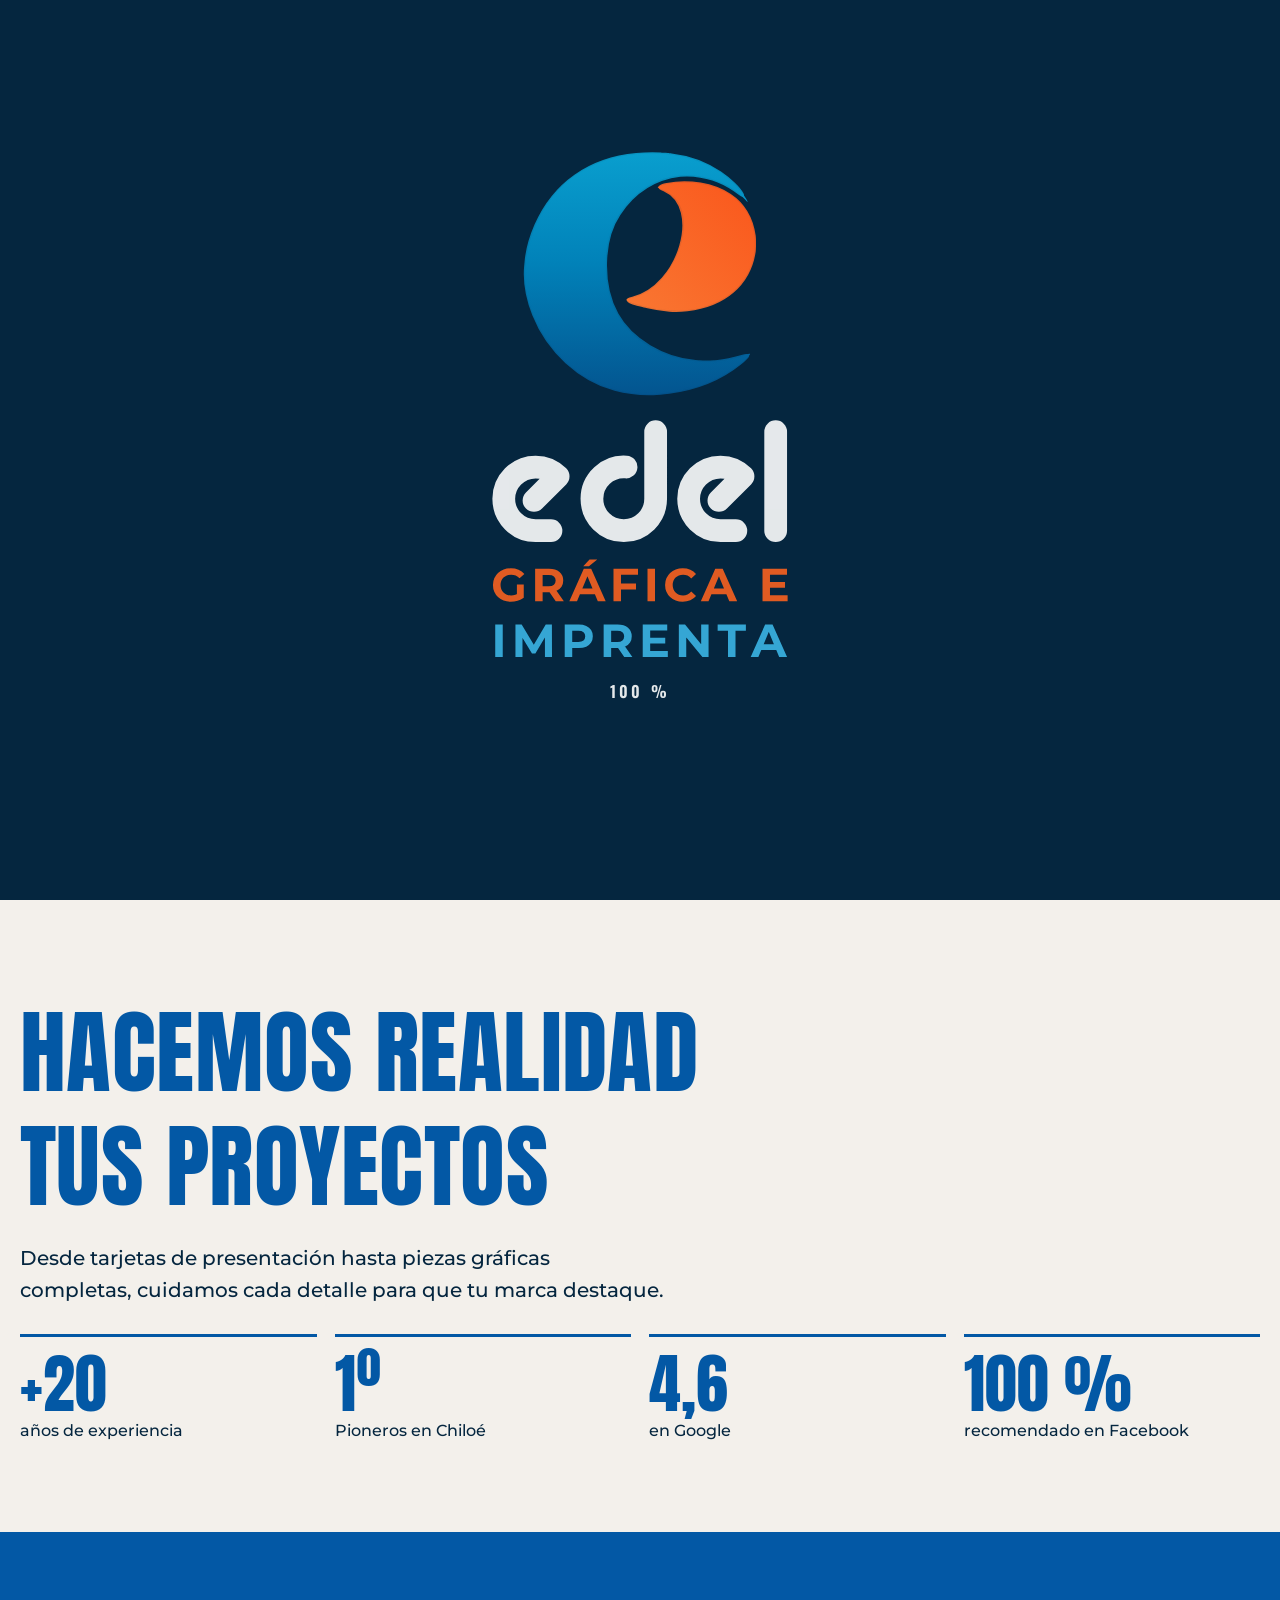
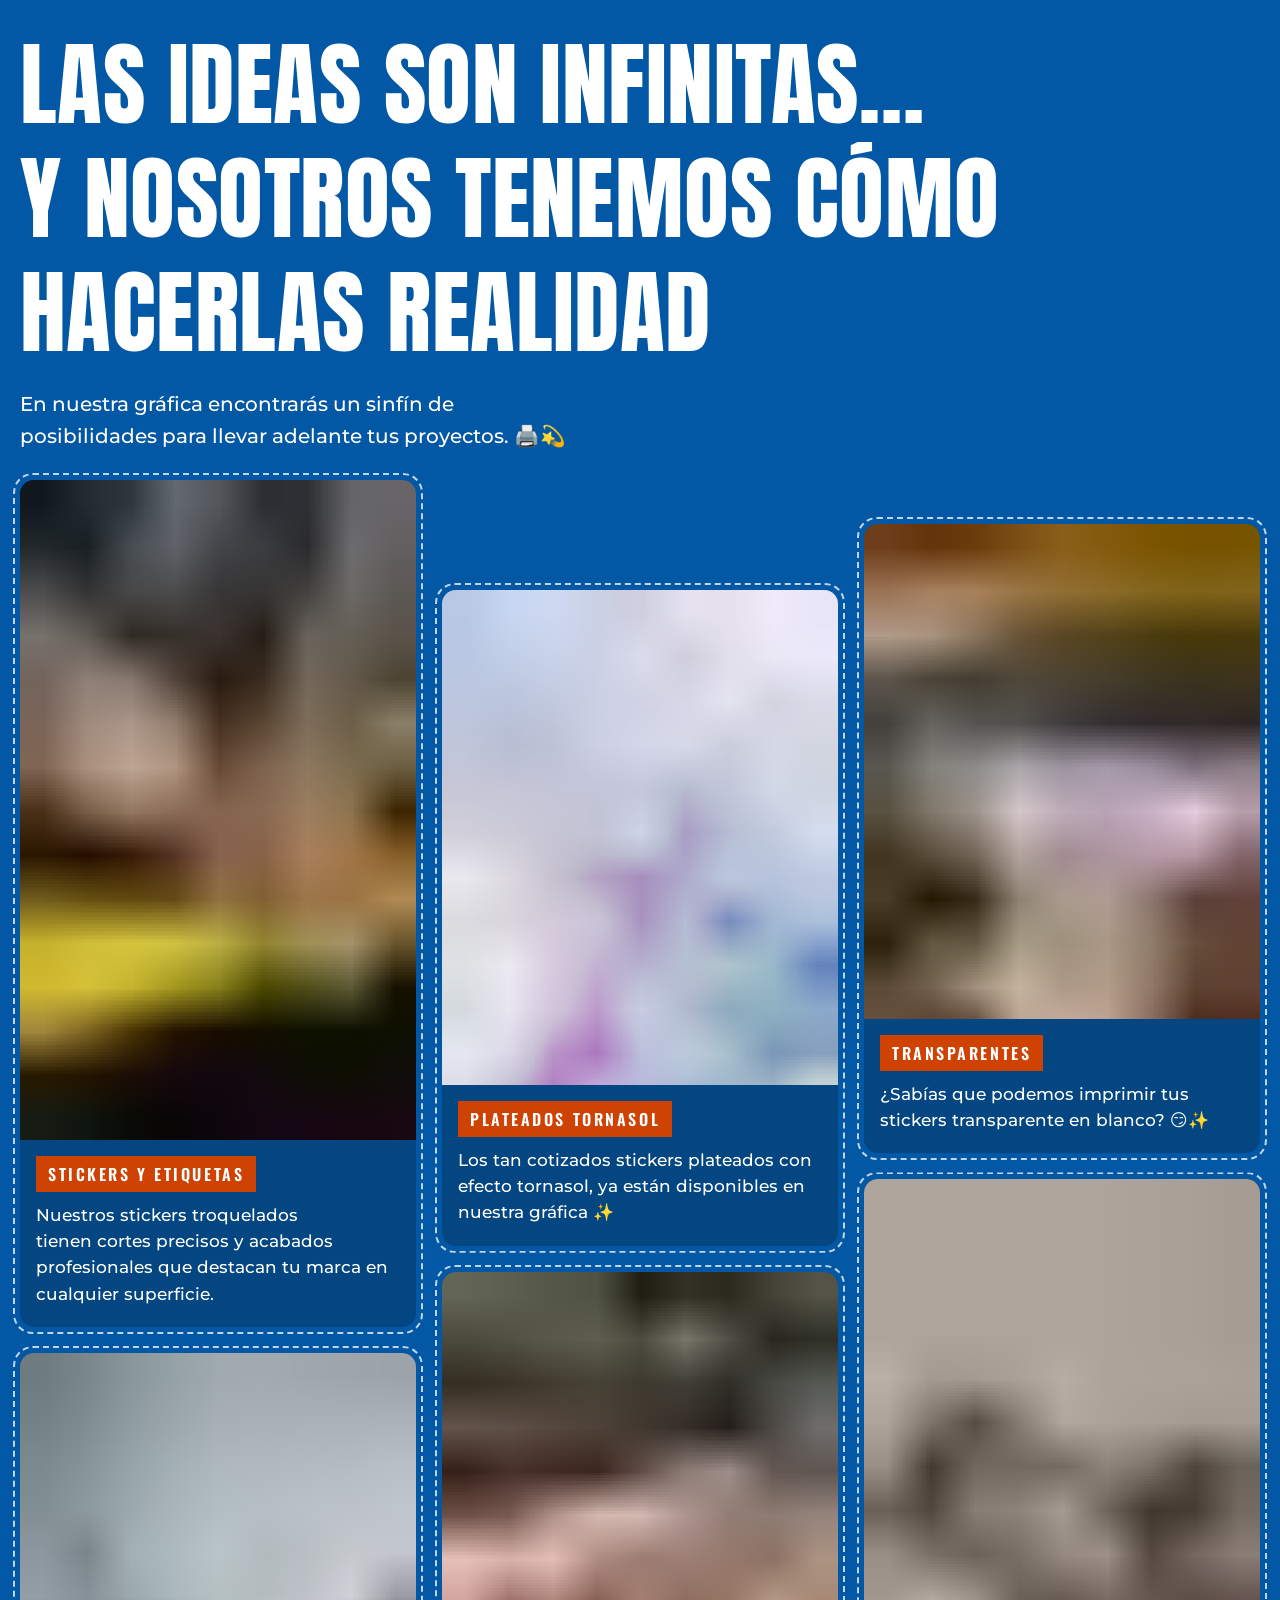
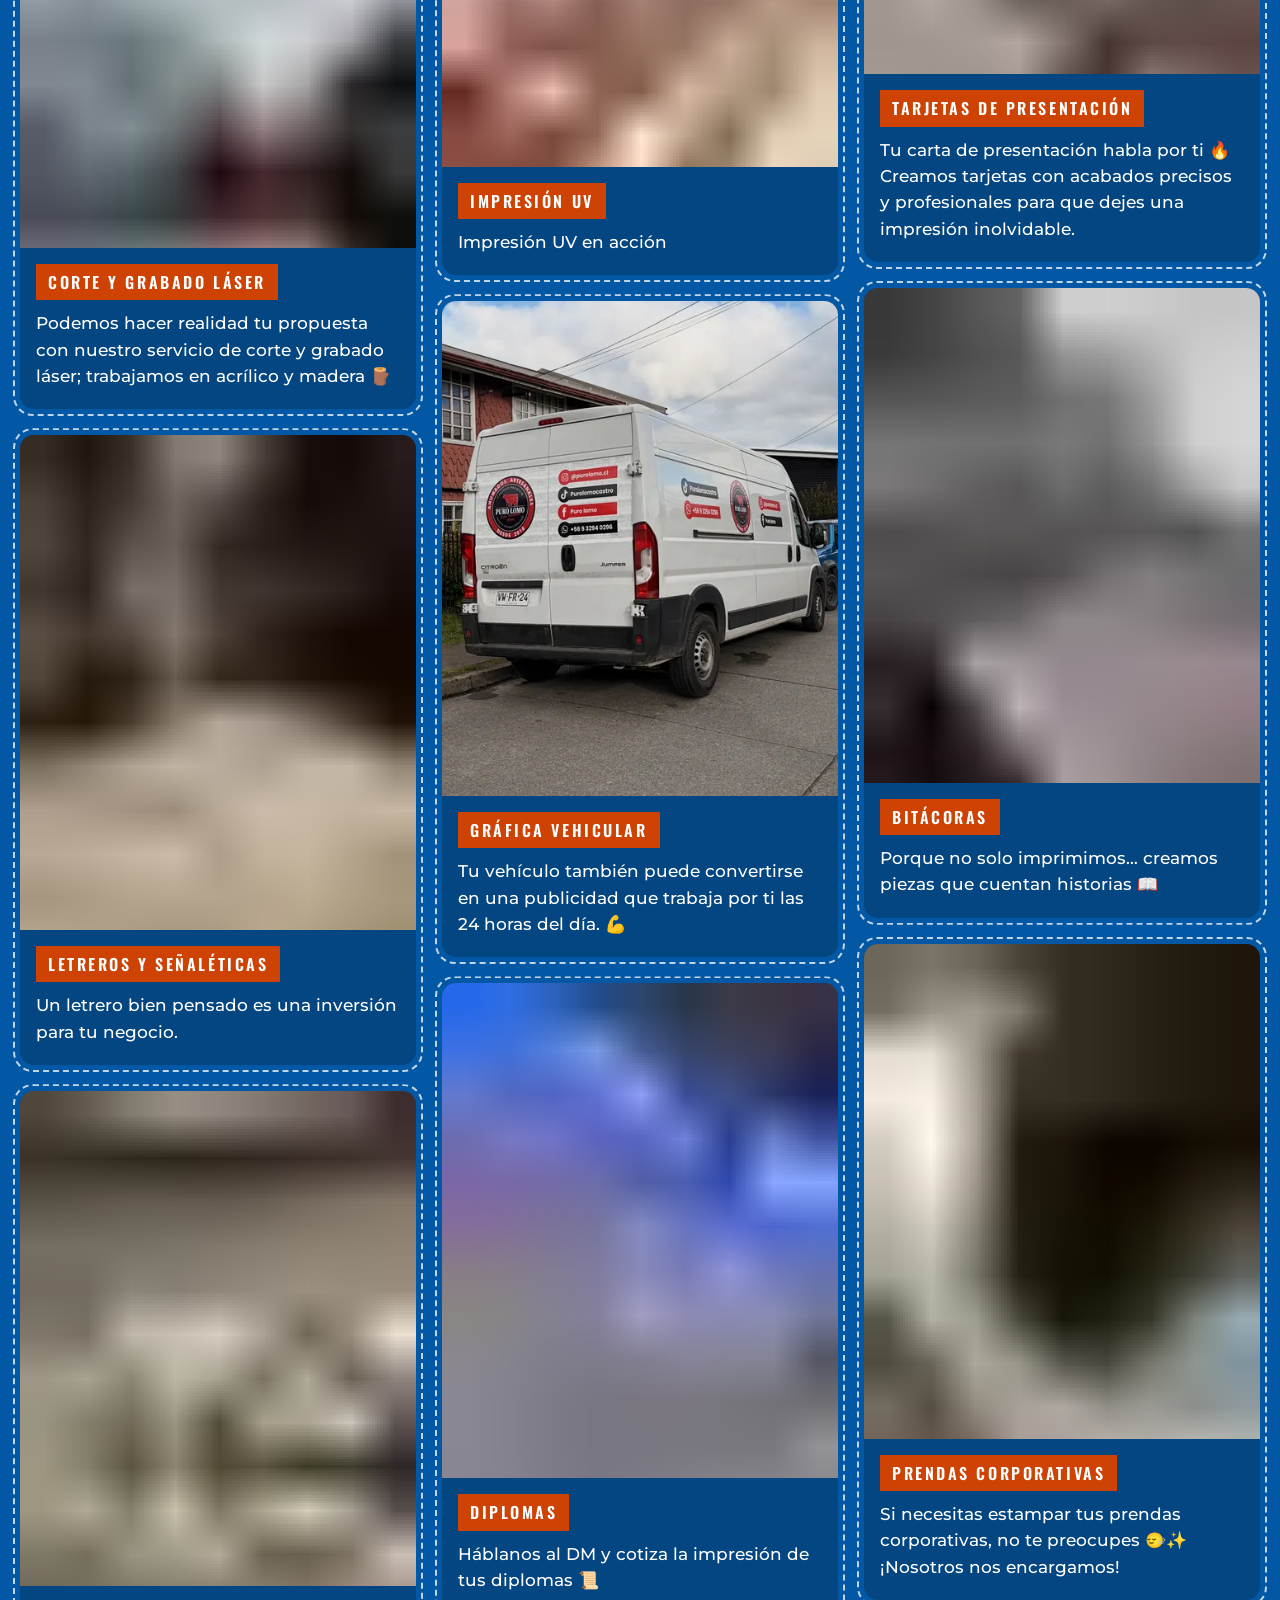
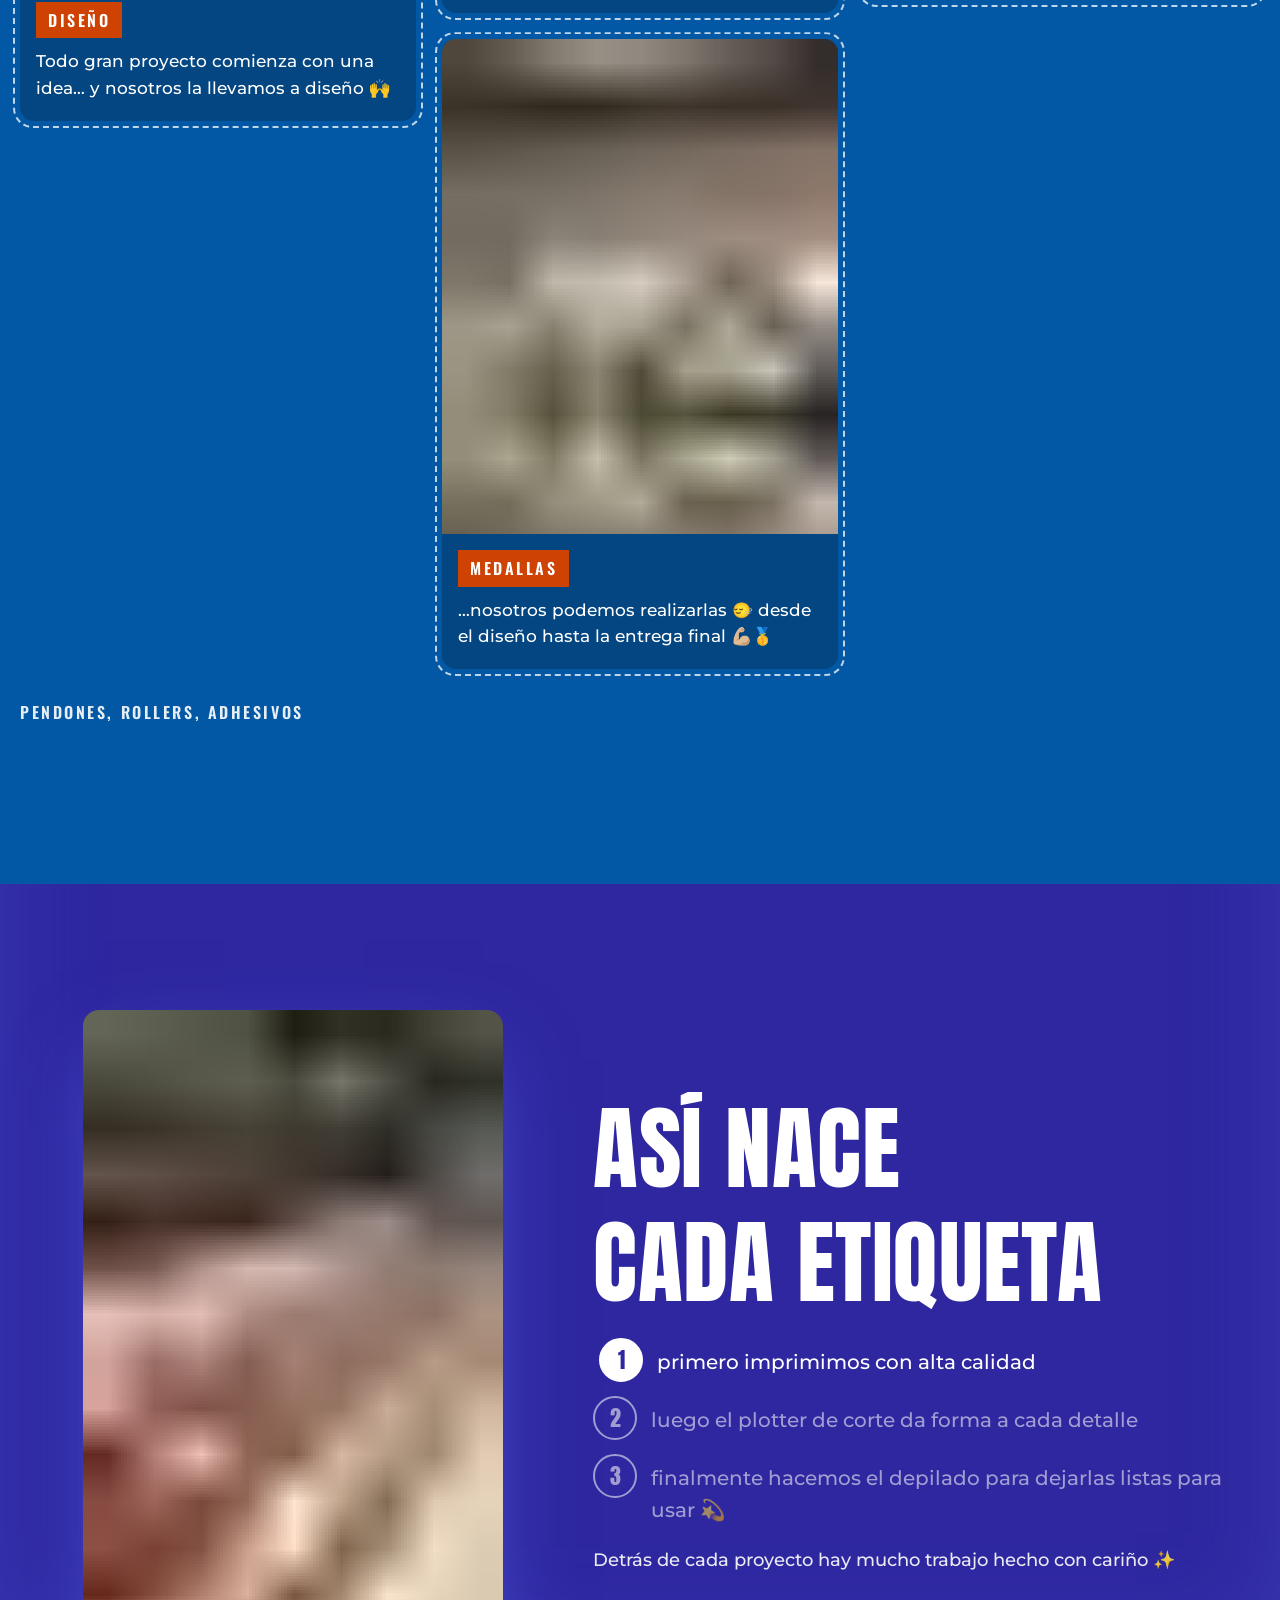
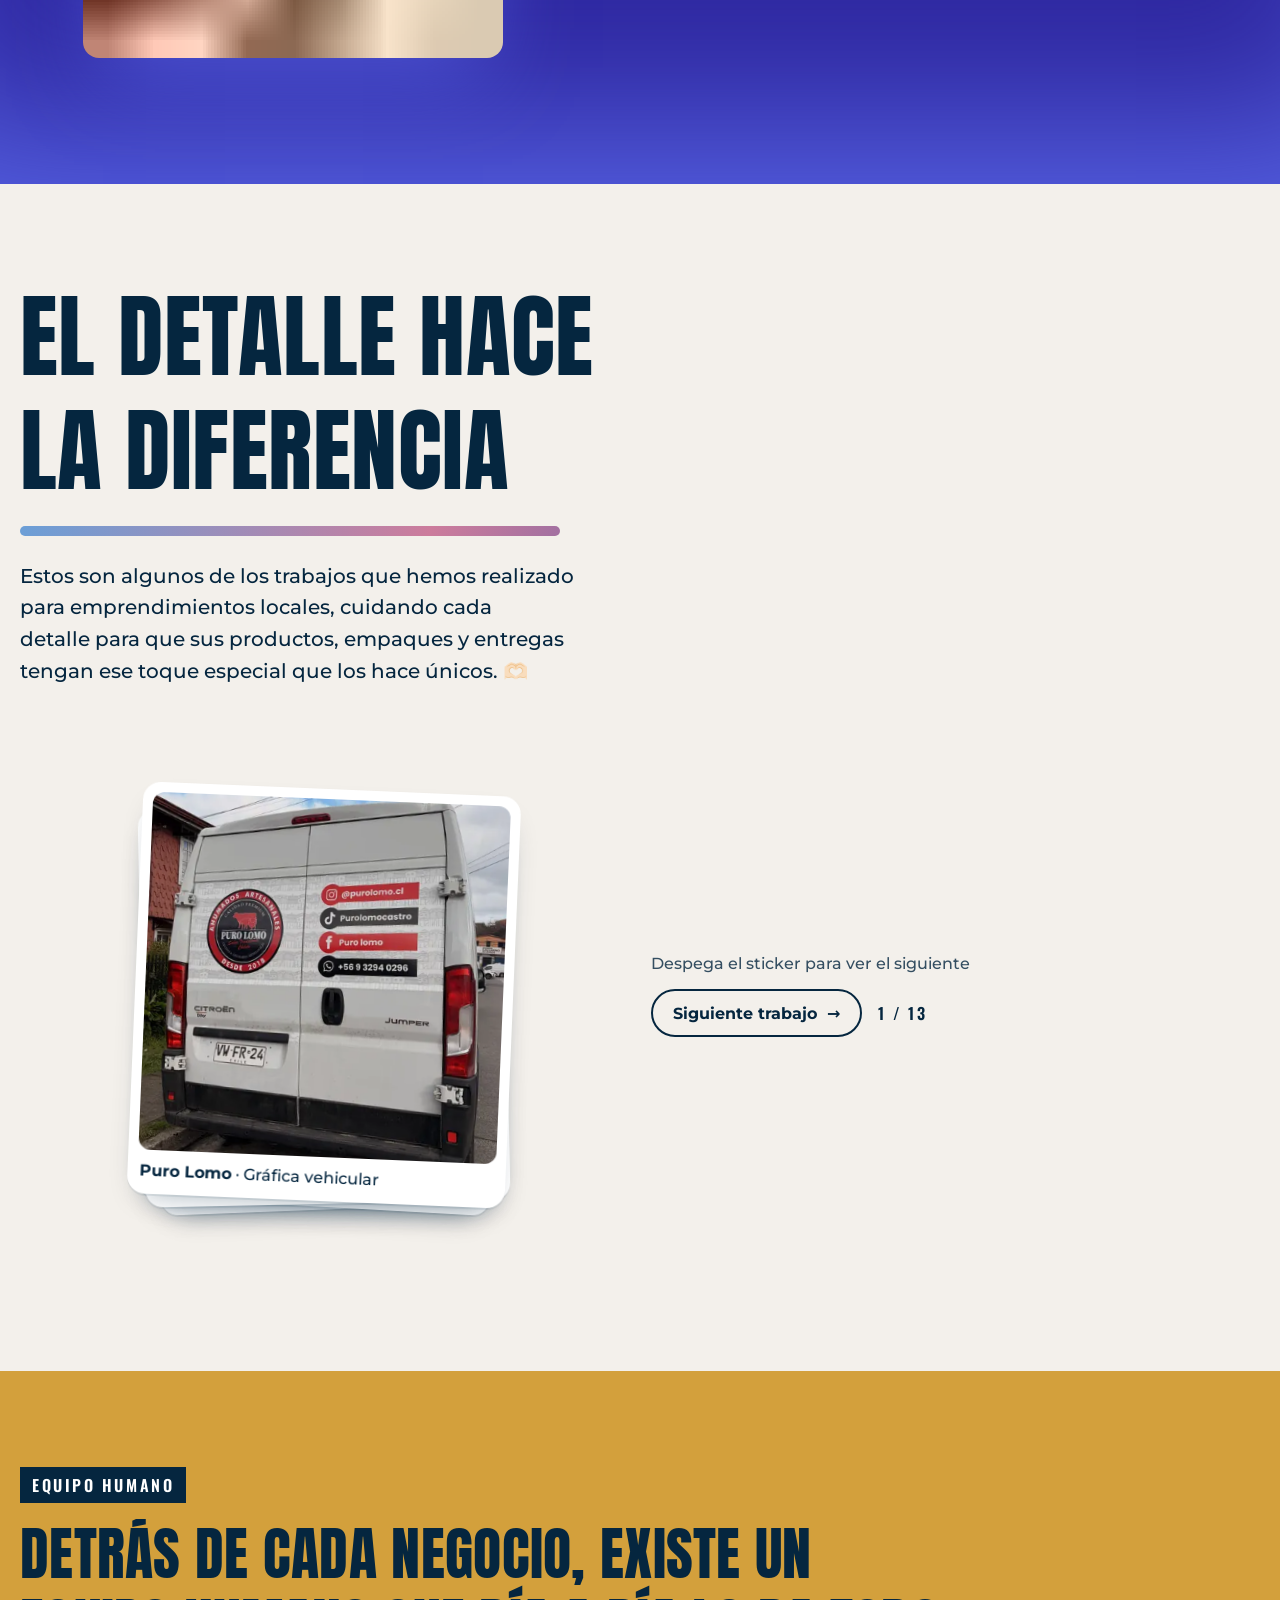
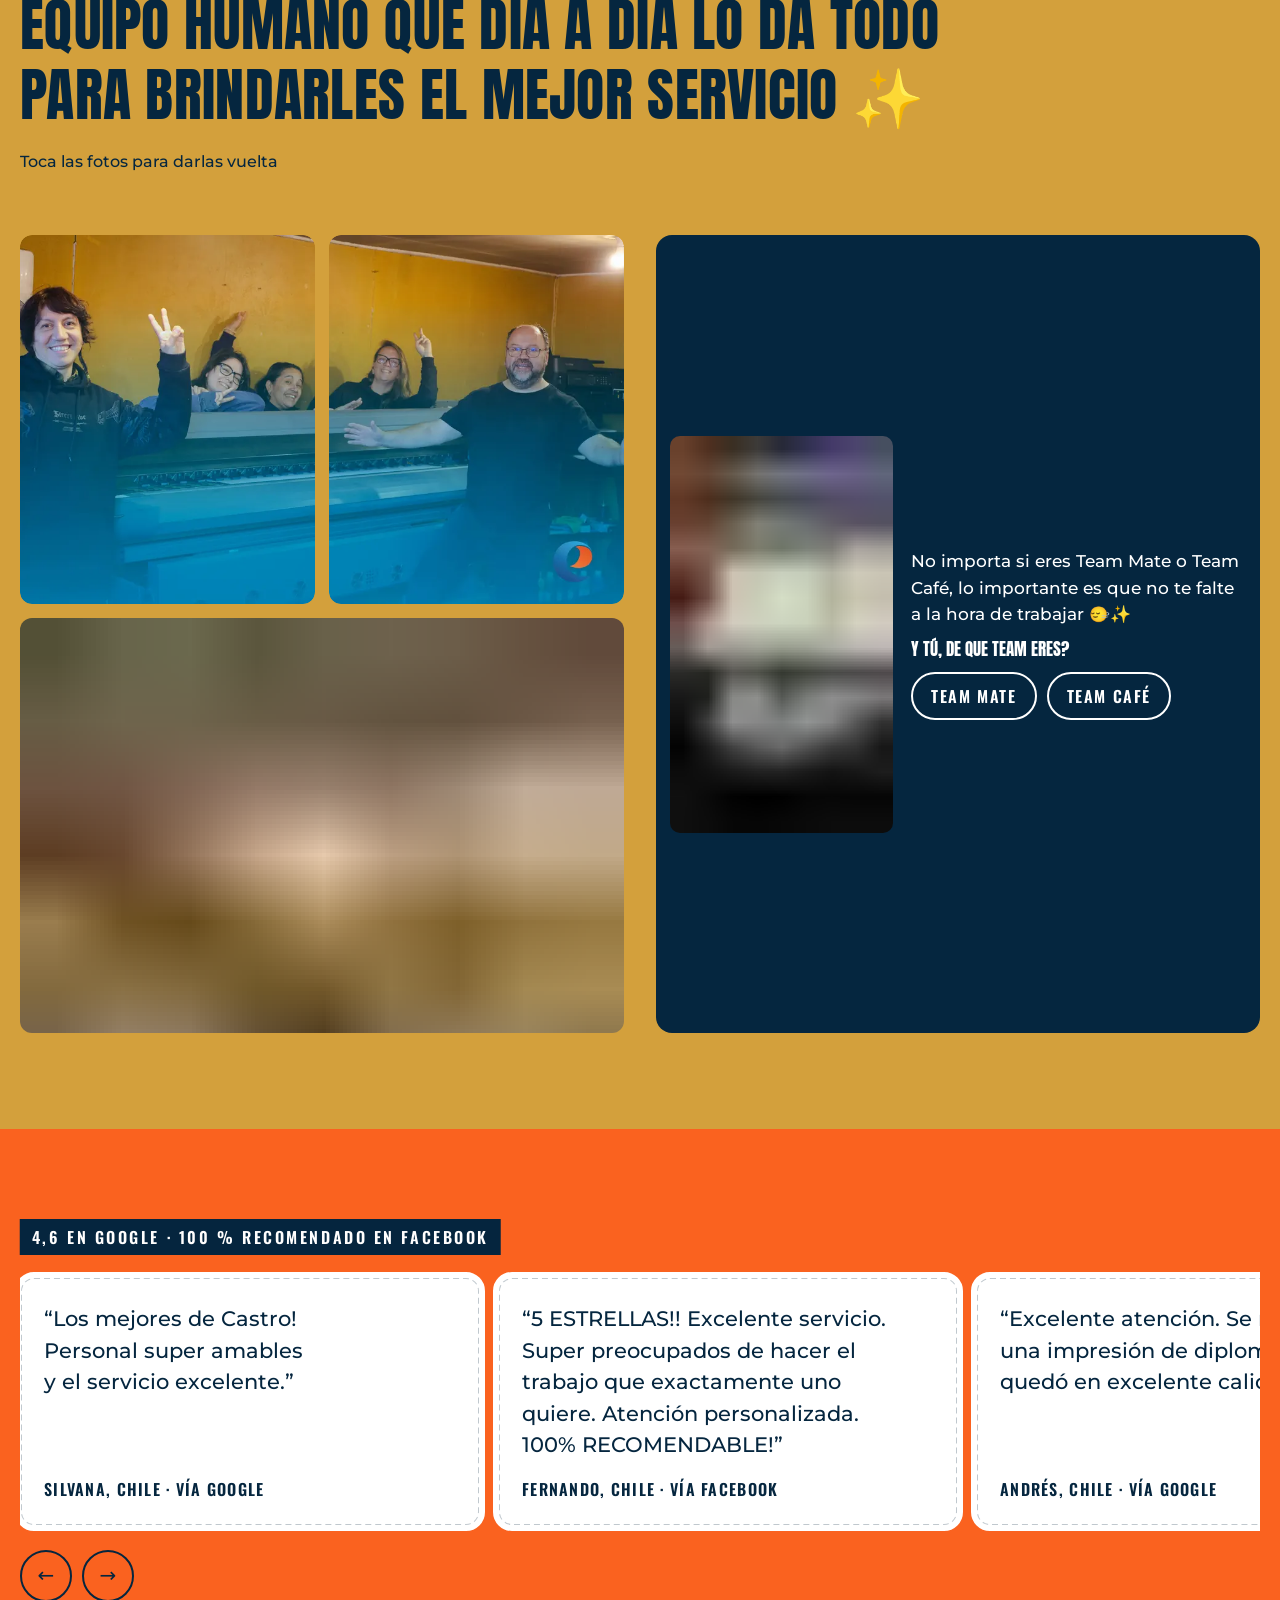
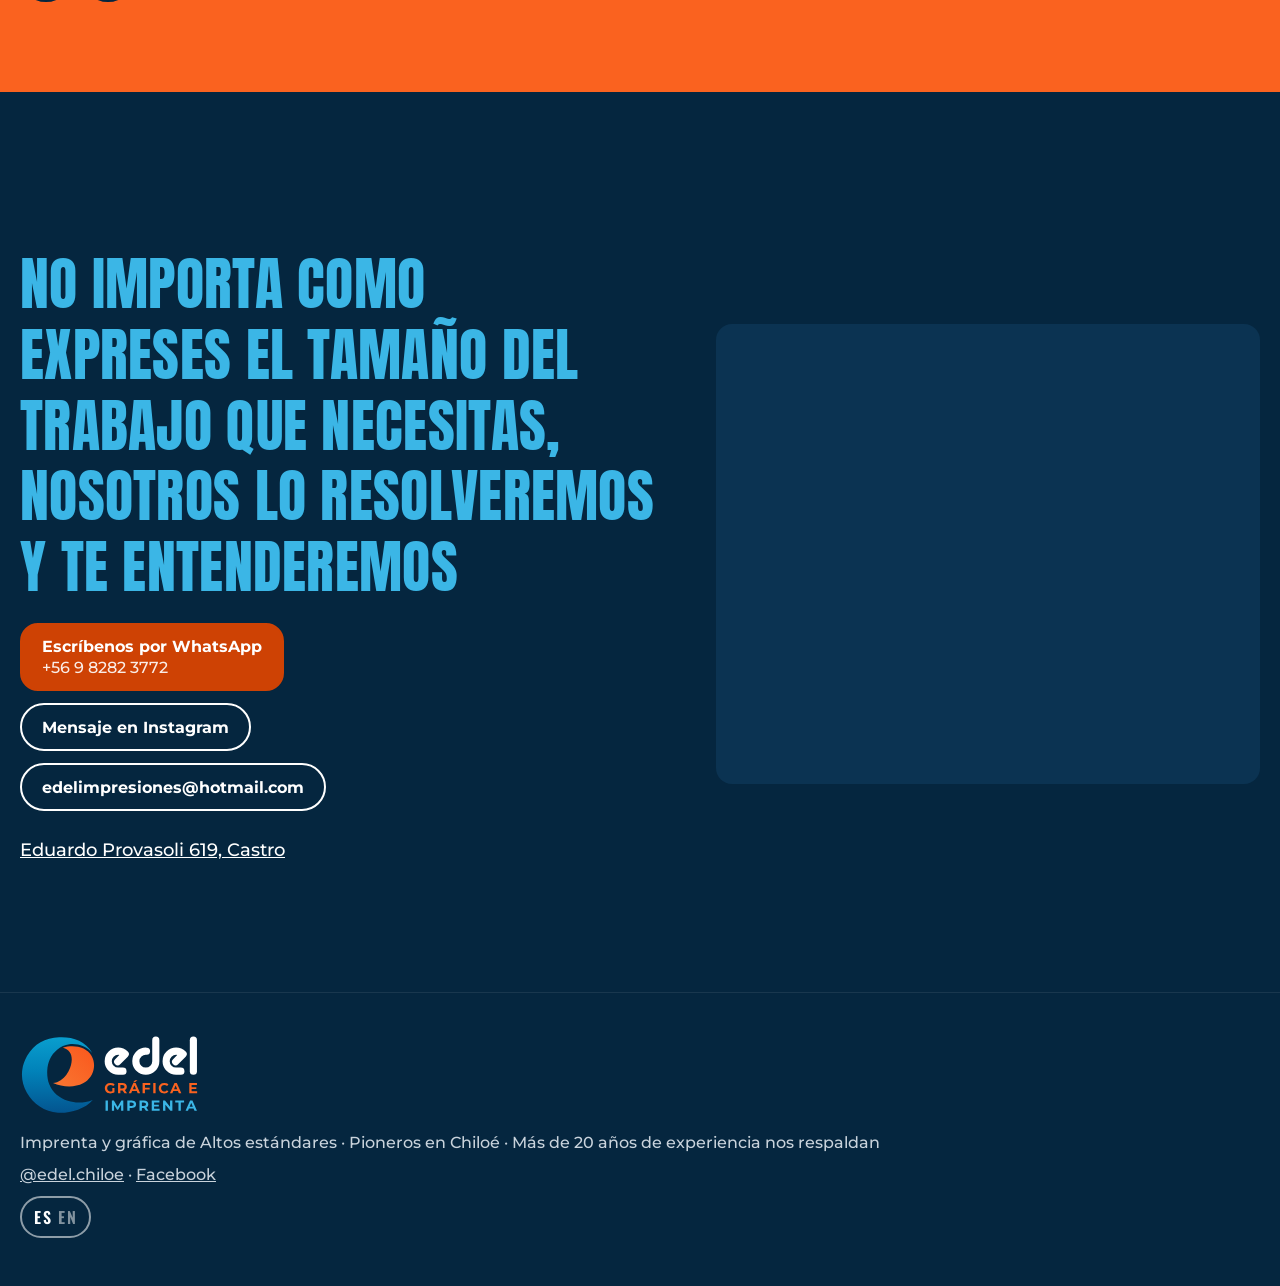
<file: nueva_v6/index.html>
<!doctype html>
<html lang="es" data-lang="es">
<head>
<meta charset="utf-8">
<style>html{background:#05263f}#ov{visibility:hidden}</style>
<meta name="viewport" content="width=device-width,initial-scale=1,viewport-fit=cover">
<title>Edel Impresiones · Imprenta y gráfica en Castro, Chiloé</title>
<meta name="description" content="Edel Impresiones, imprenta y gráfica en Castro, Chiloé: stickers y etiquetas, impresión UV, corte y grabado láser, gráfica vehicular, letreros y más. Cotiza por WhatsApp." data-meta-en="Edel Impresiones, print and graphics shop in Castro, Chiloé: stickers and labels, UV printing, laser cutting and engraving, vehicle graphics, signs and more. Get a quote on WhatsApp.">
<meta name="robots" content="noindex,nofollow">
<meta name="theme-color" content="#05263f">
<link rel="canonical" href="https://edelimpresiones.pages.dev/">
<meta property="og:type" content="website"><meta property="og:locale" content="es_CL">
<meta property="og:title" content="Edel Impresiones · Tu marca empieza por una buena impresión">
<meta property="og:description" content="Edel Impresiones, imprenta y gráfica en Castro, Chiloé: stickers y etiquetas, impresión UV, corte y grabado láser, gráfica vehicular, letreros y más. Cotiza por WhatsApp.">
<meta property="og:url" content="https://edelimpresiones.pages.dev/"><meta property="og:image" content="https://edelimpresiones.pages.dev/assets/og.jpg">
<meta property="og:image:width" content="1200"><meta property="og:image:height" content="630">
<meta name="twitter:card" content="summary_large_image"><meta name="twitter:image" content="https://edelimpresiones.pages.dev/assets/og.jpg">
<link rel="icon" href="../brand/favicon.svg" type="image/svg+xml"><link rel="icon" href="../brand/favicon.ico" sizes="any">
<link rel="apple-touch-icon" href="../brand/png/favicon-180.png">
<link rel="preload" href="../assets/fonts/anton-latin-400-normal.woff2" as="font" type="font/woff2" crossorigin>
<link rel="preload" href="../assets/fonts/montserrat-latin-500-normal.woff2" as="font" type="font/woff2" crossorigin>
<link rel="stylesheet" href="../css/fonts.css"><link rel="stylesheet" href="../css/tokens.css"><link rel="stylesheet" href="../css/nv6/site.css">
<script>document.documentElement.classList.add('js');try{if(localStorage.getItem('edel-lang')==='en')document.documentElement.dataset.lang='en'}catch(e){}</script>
<script type="application/ld+json">{"@context": "https://schema.org", "@type": "LocalBusiness", "name": "Edel Impresiones", "alternateName": "Imprenta y Gráfica Edel", "url": "https://edelimpresiones.pages.dev/", "image": "https://edelimpresiones.pages.dev/assets/og.jpg", "logo": "https://edelimpresiones.pages.dev/brand/png/isotipo.png", "telephone": "+56982823772", "email": "edelimpresiones@hotmail.com", "address": {"@type": "PostalAddress", "streetAddress": "Eduardo Provasoli 619", "addressLocality": "Castro", "addressRegion": "Los Lagos", "addressCountry": "CL"}, "sameAs": ["https://www.instagram.com/edel.chiloe/", "https://www.facebook.com/edel.chiloe/"], "aggregateRating": {"@type": "AggregateRating", "ratingValue": "4.6", "reviewCount": "10"}}</script>
<script id="precarga" type="application/json">{"movil": [[["../assets/fonts/anton-latin-400-normal.woff2", 18612], ["../assets/fonts/montserrat-latin-400-normal.woff2", 18780], ["../assets/fonts/montserrat-latin-500-normal.woff2", 18748], ["../assets/fonts/montserrat-latin-700-normal.woff2", 18824], ["../assets/fonts/oswald-latin-600-normal.woff2", 12740], ["../assets/video/hero-poster.webp", 42840], ["../assets/video/hero-540b.mp4", 1002720]], [["../assets/video/bitacoras-poster.webp", 17098], ["../assets/video/diplomas-poster.webp", 20168], ["../assets/video/diseno-poster.webp", 29572], ["../assets/video/equipo-2-poster.webp", 17272], ["../assets/video/equipo-poster.webp", 41942], ["../assets/video/laser-poster.webp", 11660], ["../assets/video/letreros-poster.webp", 22186], ["../assets/video/medallas-poster.webp", 29878], ["../assets/video/plateados-poster.webp", 64570], ["../assets/video/prendas-poster.webp", 23348], ["../assets/video/proceso-poster.webp", 29290], ["../assets/video/stickers-poster.webp", 47366], ["../assets/video/tarjetas-poster.webp", 20228], ["../assets/video/team-poster.webp", 31752], ["../assets/video/transparentes-poster.webp", 17152], ["../assets/video/uv-poster.webp", 29290]], [["../assets/video/stickers.mp4", 1191811], ["../assets/video/plateados.mp4", 1118304], ["../assets/video/transparentes.mp4", 379464]]], "grande": [[["../assets/fonts/anton-latin-400-normal.woff2", 18612], ["../assets/fonts/montserrat-latin-400-normal.woff2", 18780], ["../assets/fonts/montserrat-latin-500-normal.woff2", 18748], ["../assets/fonts/montserrat-latin-700-normal.woff2", 18824], ["../assets/fonts/oswald-latin-600-normal.woff2", 12740], ["../assets/video/hero-poster.webp", 42840], ["../assets/video/hero.mp4", 3985258]], [["../assets/video/bitacoras-poster.webp", 17098], ["../assets/video/diplomas-poster.webp", 20168], ["../assets/video/diseno-poster.webp", 29572], ["../assets/video/equipo-2-poster.webp", 17272], ["../assets/video/equipo-poster.webp", 41942], ["../assets/video/laser-poster.webp", 11660], ["../assets/video/letreros-poster.webp", 22186], ["../assets/video/medallas-poster.webp", 29878], ["../assets/video/plateados-poster.webp", 64570], ["../assets/video/prendas-poster.webp", 23348], ["../assets/video/proceso-poster.webp", 29290], ["../assets/video/stickers-poster.webp", 47366], ["../assets/video/tarjetas-poster.webp", 20228], ["../assets/video/team-poster.webp", 31752], ["../assets/video/transparentes-poster.webp", 17152], ["../assets/video/uv-poster.webp", 29290]], [["../assets/video/stickers.mp4", 1191811], ["../assets/video/plateados.mp4", 1118304], ["../assets/video/transparentes.mp4", 379464]]]}</script>
</head>
<body class="cargando">
<svg class="defs" width="0" height="0" aria-hidden="true" focusable="false"><defs><linearGradient id="ga" x1="0" y1="0" x2="0" y2="1"><stop offset="0" stop-color="#099ece"/><stop offset=".45" stop-color="#0182b9"/><stop offset="1" stop-color="#035590"/></linearGradient><linearGradient id="gn" x1="1" y1="0" x2="0" y2="1"><stop offset="0" stop-color="#fa571c"/><stop offset="1" stop-color="#f97732"/></linearGradient></defs></svg>
<a class="saltar" href="#contenido"><span data-en="Skip to content">Saltar al contenido</span></a>
<div id="carga" role="status" aria-live="polite">
 <svg id="ov" aria-hidden="true" preserveAspectRatio="none">
<defs>
 <clipPath id="co" clipPathUnits="userSpaceOnUse"><circle cx="263.3" cy="533.8" r="210.9"/></clipPath>
 <mask id="mk" maskUnits="userSpaceOnUse" x="-1e5" y="-1e5" width="2e5" height="2e5">
  <rect x="-1e5" y="-1e5" width="2e5" height="2e5" fill="#fff"/>
  <g class="ap"><circle id="hueco" cx="358.7" cy="521.1" r="0" fill="#000" clip-path="url(#co)"/></g>
 </mask>
</defs>
<rect id="velo" x="-1e5" y="-1e5" width="2e5" height="2e5" fill="#05263f" mask="url(#mk)"/>
<g class="ap">
 <path id="isoA" d="M277.0 746.5C281.4 746.4 285.0 746.3 285.2 746.2C285.3 746.1 287.5 745.8 290.0 745.6C292.6 745.4 296.8 744.9 299.5 744.6C302.2 744.2 305.4 743.9 306.6 743.7C307.9 743.6 309.7 743.4 310.6 743.2C311.6 743.0 313.9 742.5 315.8 742.3C323.3 741.1 329.1 739.9 338.5 737.6C349.8 734.8 350.3 734.7 363.6 729.9C378.1 724.7 394.4 716.8 406.2 709.3C408.5 707.9 411.6 705.9 413.0 705.0C414.4 704.1 417.0 702.3 418.8 701.0C420.5 699.7 423.2 697.7 424.7 696.6C433.8 689.9 446.5 678.3 446.5 676.7C446.5 675.4 445.1 675.7 437.9 678.3C432.5 680.3 423.6 683.0 416.2 684.7C414.8 685.0 412.7 685.5 411.6 685.8C410.5 686.0 409.3 686.2 409.0 686.2C408.6 686.2 407.7 686.4 407.0 686.6C406.2 686.8 404.7 687.1 403.5 687.2C402.3 687.4 400.4 687.6 399.2 687.8C394.8 688.6 391.4 689.0 388.7 689.2C387.1 689.2 384.6 689.5 383.0 689.7C379.5 690.2 360.0 690.3 357.9 689.8C357.2 689.6 354.8 689.4 352.5 689.3C348.8 689.0 347.3 688.9 340.8 687.9C339.4 687.7 337.8 687.4 337.0 687.4C336.2 687.3 334.8 687.0 333.8 686.8C332.7 686.5 331.3 686.2 330.5 686.2C329.3 686.0 322.1 684.3 314.0 682.2C306.4 680.2 294.5 675.6 282.7 670.0C244.2 652.0 214.2 619.1 202.2 581.8C199.6 573.5 196.2 559.9 195.3 553.8C193.8 543.7 193.3 538.7 193.0 531.6C192.7 525.1 192.9 505.9 193.3 503.2C193.4 502.2 193.7 499.7 193.9 497.8C194.2 494.4 194.4 492.9 195.6 485.5C195.8 484.1 196.4 481.4 196.9 479.5C197.4 477.6 197.9 475.5 198.0 474.8C198.4 472.6 200.1 466.5 201.9 461.1C216.9 415.4 260.2 375.2 304.6 365.6C306.3 365.3 308.7 364.8 309.9 364.5C311.2 364.2 312.6 364.0 313.0 364.0C313.5 364.0 315.2 363.8 316.8 363.5C324.8 362.2 326.2 362.1 335.6 362.1C342.8 362.1 345.3 362.2 348.0 362.6C349.9 362.8 353.1 363.3 355.1 363.5C368.4 365.3 381.3 368.8 393.4 374.1C411.8 382.0 426.0 392.0 438.6 405.7C442.2 409.6 442.8 410.0 442.0 407.9C438.1 398.0 420.7 377.6 407.5 367.3C406.3 366.4 403.9 364.5 402.0 363.0C383.1 348.1 358.3 336.8 329.4 329.7C327.0 329.1 325.6 328.8 317.5 327.4C315.5 327.0 313.1 326.6 312.1 326.4C311.1 326.2 309.6 326.0 308.7 326.0C307.8 326.0 306.3 325.8 305.2 325.6C304.2 325.4 301.5 325.1 299.1 325.0C296.8 324.9 293.5 324.6 291.9 324.4C287.6 323.8 260.6 323.8 256.8 324.4C255.3 324.6 252.3 324.8 250.1 324.9C247.9 325.0 244.9 325.3 243.4 325.5C241.9 325.8 239.8 326.0 238.8 326.0C237.8 326.0 235.9 326.2 234.5 326.5C233.0 326.7 230.4 327.2 228.5 327.5C223.9 328.2 218.7 329.2 217.0 329.6C216.2 329.8 215.2 330.0 214.6 330.1C214.1 330.2 212.2 330.7 210.4 331.1C208.6 331.6 205.9 332.3 204.5 332.6C203.1 333.0 200.0 333.9 197.6 334.6C195.3 335.4 192.7 336.1 191.9 336.4C189.9 336.9 181.1 340.3 176.0 342.5C147.1 354.6 121.6 373.5 102.1 396.9C100.1 399.4 97.9 401.9 97.4 402.6C96.0 404.2 89.1 413.9 87.6 416.3C87.0 417.3 85.8 419.1 85.0 420.4C76.5 433.7 67.2 453.7 62.3 469.5C61.5 471.8 60.5 475.1 59.9 477.0C58.7 480.6 56.7 488.5 55.7 493.8C54.2 500.8 52.3 513.2 52.2 515.4C52.2 516.4 52.0 518.9 51.7 521.1C51.0 526.7 50.9 547.9 51.6 551.8C51.8 553.1 52.1 555.6 52.2 557.4C52.4 559.2 52.6 561.4 52.8 562.4C53.1 563.3 53.6 566.3 54.1 568.9C55.5 576.1 56.4 579.7 59.0 588.7C59.4 590.1 60.3 592.7 60.9 594.5C61.6 596.4 62.8 599.5 63.5 601.5C66.0 608.4 68.7 614.7 71.6 620.6C77.7 633.0 84.7 644.9 90.3 652.5C91.0 653.5 92.6 655.7 93.8 657.4C96.0 660.6 96.7 661.5 101.9 667.9C109.1 676.8 121.8 689.9 129.1 696.0C131.2 697.7 133.7 699.8 134.7 700.7C135.8 701.6 137.3 702.8 138.1 703.3C138.9 703.9 141.1 705.5 143.0 706.9C149.4 711.7 154.2 714.8 162.5 719.5C169.8 723.7 174.7 726.2 182.5 729.5C184.4 730.3 187.2 731.5 188.9 732.3C193.1 734.1 202.6 737.3 207.4 738.5C208.5 738.7 210.8 739.3 212.6 739.8C214.4 740.3 217.5 741.0 219.5 741.5C221.5 741.9 224.4 742.5 225.9 742.9C227.4 743.2 229.1 743.6 229.8 743.6C230.4 743.7 232.7 744.1 235.0 744.5C237.3 744.9 240.6 745.4 242.4 745.5C244.2 745.6 246.1 745.9 246.6 746.0C247.2 746.2 251.6 746.4 256.5 746.5C261.3 746.6 265.4 746.8 265.5 746.9C265.6 747.0 266.4 747.0 267.4 746.9C268.3 746.8 272.7 746.7 277.0 746.5Z" fill="url(#ga)"/>
 <path id="isoN" d="M332.8 599.3C333.4 599.1 335.4 598.9 337.2 598.8C340.7 598.5 350.1 597.1 353.5 596.3C354.7 596.0 355.9 595.8 356.1 595.8C356.4 595.8 357.7 595.4 366.9 592.8C384.5 587.9 405.4 576.7 416.9 566.0C422.0 561.2 424.5 558.7 426.5 556.6C441.1 540.1 449.7 522.5 453.3 501.5C454.6 494.2 454.6 494.5 454.7 483.8C454.8 472.6 454.7 471.7 453.2 462.5C447.0 425.0 425.0 399.1 386.6 384.3C381.7 382.4 367.0 378.2 365.2 378.2C364.8 378.2 363.5 378.0 362.3 377.8C361.1 377.5 358.6 377.1 356.6 376.8C354.7 376.5 351.6 376.0 349.6 375.7C344.2 374.9 317.5 374.9 312.1 375.7C299.3 377.7 295.4 378.6 289.9 380.4C282.8 382.7 282.5 383.7 288.0 385.4C309.4 392.2 323.8 407.9 328.1 429.3C328.4 430.4 328.7 432.0 328.9 432.7C329.1 433.5 329.2 434.7 329.2 435.5C329.2 436.3 329.4 437.8 329.7 438.9C330.1 440.6 330.1 442.2 330.1 449.0C330.1 455.8 330.1 457.5 329.7 459.2C329.4 460.4 329.3 462.0 329.3 462.8C329.3 464.4 328.8 466.9 327.4 473.4C327.0 475.3 326.5 477.6 326.4 478.5C326.0 480.2 324.0 486.9 322.4 491.9C313.9 517.6 294.5 545.6 275.0 560.3C268.6 565.2 268.7 565.1 261.4 569.3C253.1 574.1 241.7 578.0 232.3 579.3C228.2 579.8 228.0 581.8 231.9 583.7C235.1 585.3 258.4 592.2 260.5 592.2C260.9 592.2 262.3 592.6 263.5 593.0C264.7 593.4 266.0 593.8 266.3 593.8C266.6 593.8 268.5 594.2 270.5 594.8C272.5 595.3 274.6 595.8 275.1 595.8C275.6 595.8 277.0 596.0 278.2 596.2C280.2 596.7 282.5 597.1 289.3 598.1C290.6 598.3 293.3 598.6 295.4 598.7C297.4 598.9 299.3 599.1 299.6 599.2C302.0 599.7 330.3 599.9 332.8 599.3Z" fill="url(#gn)"/>
 <path id="trA" d="M276.5 746.5C284.7 746.3 292.1 745.6 304.3 744.0C353.8 737.5 394.9 720.8 429.1 693.1C446.3 679.3 447.0 675.9 432.0 680.4C416.5 685.0 400.1 688.3 389.2 689.1C388.1 689.2 385.2 689.5 382.9 689.7C377.0 690.2 363.0 690.2 357.1 689.7C354.8 689.5 351.9 689.2 350.8 689.1C294.5 685.0 237.5 650.9 212.9 606.4C184.6 555.5 186.3 475.6 216.6 430.5C244.2 389.3 277.8 368.0 323.6 362.6C328.9 362.0 342.3 362.0 347.6 362.6C379.9 366.3 402.3 375.2 427.8 394.5C433.3 398.7 434.8 398.8 432.8 394.9C427.9 385.2 410.4 368.2 394.1 357.3C369.4 340.8 338.5 329.5 308.4 326.0C306.0 325.7 303.8 325.4 303.4 325.4C303.0 325.3 300.4 325.1 297.8 324.9C295.1 324.7 291.7 324.4 290.2 324.3C288.8 324.1 281.7 324.0 274.5 324.0C261.3 324.0 259.0 324.1 246.4 325.2C164.1 332.6 101.4 376.8 69.7 449.8C61.3 469.1 53.9 496.3 52.4 514.0C52.3 514.9 52.0 518.1 51.7 521.1C49.0 548.9 53.5 576.8 65.8 607.4C91.3 671.4 146.4 721.9 208.9 738.9C233.0 745.4 250.1 747.3 276.5 746.5Z" fill="none" stroke="url(#ga)" pathLength="1"/>
 <path id="trN" d="M336.1 598.9C401.6 591.5 445.1 554.0 454.0 497.2C454.8 492.3 454.9 474.2 454.2 468.9C449.5 435.6 436.3 413.4 411.4 396.9C382.3 377.6 338.6 370.1 300.2 377.8C293.6 379.1 289.8 380.4 288.5 381.9C286.7 383.9 287.7 384.8 295.4 388.2C363.3 418.3 322.6 557.4 240.0 577.8C232.5 579.6 230.7 581.0 233.0 583.2C234.7 584.9 247.7 589.4 257.6 591.6C258.6 591.8 262.6 592.8 266.5 593.8C278.7 596.7 289.0 598.3 304.8 599.6C309.6 600.0 330.7 599.5 336.1 598.9Z" fill="none" stroke="url(#gn)" pathLength="1"/>
 <g id="pal" transform="translate(-521.5 473)">
  <g id="edel" fill="none" stroke="#fff" stroke-width="40" stroke-linecap="round" stroke-linejoin="round"><path d="M618 514H591A56 56 0 0 1 535 458A56 56 0 0 1 591 402A56 56 0 0 1 630.60 418.40L588.17 460.83" pathLength="1"/><path d="M802 340V458A56 56 0 0 1 746 514A56 56 0 0 1 690 458A56 56 0 0 1 750 402" pathLength="1"/><path d="M943 514H916A56 56 0 0 1 860 458A56 56 0 0 1 916 402A56 56 0 0 1 955.60 418.40L913.17 460.83" pathLength="1"/><path d="M1013 340V514" pathLength="1"/></g>
  <path id="sub1" d="M547.1057142857143 638.9771428571429Q540.3471428571428 638.9771428571429 534.6878571428571 636.8192857142858Q529.0285714285714 634.6614285714286 524.8349999999999 630.6714285714286Q520.6414285714285 626.6814285714286 518.3207142857143 621.3071428571429Q516.0 615.9328571428572 516.0 609.5Q516.0 603.0671428571428 518.3207142857143 597.6928571428571Q520.6414285714285 592.3185714285714 524.8757142857143 588.3285714285714Q529.11 584.3385714285714 534.81 582.1807142857142Q540.51 580.0228571428571 547.3499999999999 580.0228571428571Q554.9228571428571 580.0228571428571 560.9892857142856 582.5471428571428Q567.0557142857142 585.0714285714286 571.2085714285714 589.8757142857143L562.74 597.6928571428572Q559.6457142857142 594.4357142857143 555.9814285714285 592.8478571428572Q552.3171428571428 591.26 548.0014285714285 591.26Q543.8485714285714 591.26 540.4285714285713 592.5628571428572Q537.0085714285714 593.8657142857143 534.525 596.3085714285714Q532.0414285714286 598.7514285714286 530.6978571428572 602.09Q529.3542857142857 605.4285714285714 529.3542857142857 609.5Q529.3542857142857 613.49 530.6978571428572 616.8285714285714Q532.0414285714286 620.1671428571428 534.525 622.6507142857142Q537.0085714285714 625.1342857142857 540.3878571428571 626.4371428571428Q543.7671428571429 627.74 547.8385714285714 627.74Q551.7471428571429 627.74 555.4521428571429 626.4778571428571Q559.1571428571428 625.2157142857143 562.6585714285713 622.2028571428572L570.15 631.73Q565.5085714285714 635.2314285714285 559.3607142857143 637.1042857142857Q553.2128571428572 638.9771428571429 547.1057142857143 638.9771428571429ZM570.15 631.73 558.0985714285714 630.02V608.6042857142858H570.15Z M590.1346428571428 638.0V581.0H614.4817857142857Q626.3703571428572 581.0 632.9660714285715 586.4964285714286Q639.5617857142857 591.9928571428571 639.5617857142857 601.6828571428572Q639.5617857142857 608.0342857142857 636.5489285714286 612.635Q633.5360714285714 617.2357142857143 627.9989285714286 619.6785714285714Q622.4617857142857 622.1214285714286 614.8075 622.1214285714286H597.4632142857143L603.3260714285715 616.34V638.0ZM626.3703571428572 638.0 612.1203571428572 617.3171428571428H626.2075L640.6203571428572 638.0ZM603.3260714285715 617.8057142857143 597.4632142857143 611.6171428571429H614.0746428571429Q620.1817857142858 611.6171428571429 623.1946428571429 608.9707142857143Q626.2075 606.3242857142857 626.2075 601.6828571428572Q626.2075 596.96 623.1946428571429 594.3542857142857Q620.1817857142858 591.7485714285714 614.0746428571429 591.7485714285714H597.4632142857143L603.3260714285715 585.4785714285714Z M650.2635714285715 638.0 675.6692857142858 581.0H688.6978571428572L714.1850000000001 638.0H700.3421428571429L679.4964285714286 587.6771428571428H684.7078571428572L663.7807142857143 638.0ZM662.9664285714287 625.7857142857143 666.4678571428572 615.77H695.782142857143L699.365 625.7857142857143ZM674.7735714285716 576.3585714285715 685.7664285714287 564.6328571428572H699.4464285714287L684.7078571428573 576.3585714285715Z M727.8996428571429 638.0V581.0H770.9753571428571V591.5857142857143H741.0910714285715V638.0ZM740.1139285714286 617.2357142857143V606.65H767.4739285714286V617.2357142857143Z M787.702857142857 638.0V581.0H800.8942857142857V638.0Z M849.4603571428571 638.9771428571429Q842.8646428571428 638.9771428571429 837.2053571428571 636.8192857142858Q831.5460714285714 634.6614285714286 827.3932142857143 630.6714285714286Q823.2403571428571 626.6814285714286 820.9196428571429 621.3071428571429Q818.5989285714286 615.9328571428572 818.5989285714286 609.5Q818.5989285714286 603.0671428571428 820.9196428571429 597.6928571428571Q823.2403571428571 592.3185714285714 827.4339285714285 588.3285714285714Q831.6274999999999 584.3385714285714 837.2460714285714 582.1807142857142Q842.8646428571428 580.0228571428571 849.5417857142857 580.0228571428571Q856.9517857142857 580.0228571428571 862.9367857142856 582.587857142857Q868.9217857142856 585.1528571428571 872.9932142857143 590.12L864.5246428571428 597.9371428571428Q861.5932142857142 594.5985714285714 858.0103571428572 592.9292857142857Q854.4275 591.26 850.1932142857142 591.26Q846.2032142857142 591.26 842.8646428571428 592.5628571428572Q839.5260714285714 593.8657142857143 837.0832142857143 596.3085714285714Q834.6403571428572 598.7514285714286 833.2967857142858 602.09Q831.9532142857142 605.4285714285714 831.9532142857142 609.5Q831.9532142857142 613.5714285714286 833.2967857142858 616.91Q834.6403571428572 620.2485714285714 837.0832142857143 622.6914285714286Q839.5260714285714 625.1342857142857 842.8646428571428 626.4371428571428Q846.2032142857142 627.74 850.1932142857142 627.74Q854.4275 627.74 858.0103571428572 626.0707142857143Q861.5932142857142 624.4014285714286 864.5246428571428 620.9814285714285L872.9932142857143 628.7985714285714Q868.9217857142856 633.7657142857142 862.9367857142856 636.3714285714286Q856.9517857142857 638.9771428571429 849.4603571428571 638.9771428571429Z M881.415 638.0 906.8207142857143 581.0H919.8492857142857L945.3364285714285 638.0H931.4935714285714L910.6478571428571 587.6771428571428H915.8592857142856L894.9321428571428 638.0ZM894.1178571428571 625.7857142857143 897.6192857142856 615.77H926.9335714285714L930.5164285714285 625.7857142857143Z M989.8657142857144 638.0V581.0H1032.9414285714286V591.5857142857143H1002.9757142857143V627.4142857142857H1034.0V638.0ZM1001.9985714285715 614.2228571428572V603.9628571428572H1029.44V614.2228571428572Z" fill="#fa621f"/><path id="sub2" d="M520.0 736.0V679.0H533.1914285714286V736.0Z M555.5493877551021 736.0V679.0H566.4608163265306L590.7265306122449 719.2257142857143H584.9451020408163L608.8036734693877 679.0H619.6336734693878L619.7965306122449 736.0H607.419387755102L607.3379591836734 697.9728571428572H609.6179591836735L590.5636734693877 729.9742857142858H584.619387755102L565.1579591836735 697.9728571428572H567.9265306122448V736.0Z M642.1544897959184 736.0V679.0H666.8273469387755Q674.4816326530612 679.0 680.018775510204 681.4835714285714Q685.5559183673469 683.9671428571429 688.568775510204 688.6085714285714Q691.5816326530612 693.25 691.5816326530612 699.6828571428572Q691.5816326530612 706.0342857142857 688.568775510204 710.6757142857143Q685.5559183673469 715.3171428571428 680.018775510204 717.8007142857143Q674.4816326530612 720.2842857142857 666.8273469387755 720.2842857142857H649.4830612244898L655.3459183673469 714.34V736.0ZM655.3459183673469 715.8057142857143 649.4830612244898 709.5357142857143H666.0944897959183Q672.2016326530612 709.5357142857143 675.2144897959183 706.9300000000001Q678.2273469387754 704.3242857142857 678.2273469387754 699.6828571428572Q678.2273469387754 694.96 675.2144897959183 692.3542857142857Q672.2016326530612 689.7485714285714 666.0944897959183 689.7485714285714H649.4830612244898L655.3459183673469 683.4785714285714Z M710.6010204081633 736.0V679.0H734.9481632653061Q746.8367346938776 679.0 753.4324489795919 684.4964285714286Q760.0281632653061 689.9928571428571 760.0281632653061 699.6828571428572Q760.0281632653061 706.0342857142857 757.0153061224489 710.635Q754.0024489795918 715.2357142857143 748.465306122449 717.6785714285714Q742.9281632653061 720.1214285714286 735.2738775510204 720.1214285714286H717.9295918367347L723.7924489795919 714.34V736.0ZM746.8367346938776 736.0 732.5867346938776 715.3171428571428H746.6738775510204L761.0867346938776 736.0ZM723.7924489795919 715.8057142857143 717.9295918367347 709.6171428571429H734.5410204081633Q740.6481632653062 709.6171428571429 743.6610204081633 706.9707142857143Q746.6738775510204 704.3242857142857 746.6738775510204 699.6828571428572Q746.6738775510204 694.96 743.6610204081633 692.3542857142857Q740.6481632653062 689.7485714285714 734.5410204081633 689.7485714285714H717.9295918367347L723.7924489795919 683.4785714285714Z M779.2918367346938 736.0V679.0H822.3675510204081V689.5857142857143H792.4018367346938V725.4142857142857H823.4261224489795V736.0ZM791.424693877551 712.2228571428572V701.9628571428572H818.8661224489796V712.2228571428572Z M842.7712244897959 736.0V679.0H853.6826530612244L887.3126530612244 720.04H882.0197959183673V679.0H895.0483673469388V736.0H884.2183673469387L850.5069387755102 694.96H855.7997959183673V736.0Z M929.213469387755 736.0V689.7485714285714H910.973469387755V679.0H960.6448979591836V689.7485714285714H942.4048979591836V736.0Z M969.0785714285713 736.0 994.4842857142856 679.0H1007.512857142857L1033.0 736.0H1019.1571428571427L998.3114285714285 685.6771428571428H1003.522857142857L982.5957142857142 736.0ZM981.7814285714285 723.7857142857143 985.282857142857 713.77H1014.5971428571428L1018.1799999999998 723.7857142857143Z" fill="#3bb6e6"/>
 </g>
</g>
</svg>
 <p class="pct"><span id="pct">0</span> %<span class="sr" data-en="Loading Edel Impresiones">Cargando Edel Impresiones</span></p>
</div>

<header class="nav" id="nav">
 <a class="nav-logo" href="#portada" aria-label="Edel Impresiones"><svg class="logo-nav" viewBox="40 300 1010 460" aria-hidden="true"><path d="M277.0 746.5C281.4 746.4 285.0 746.3 285.2 746.2C285.3 746.1 287.5 745.8 290.0 745.6C292.6 745.4 296.8 744.9 299.5 744.6C302.2 744.2 305.4 743.9 306.6 743.7C307.9 743.6 309.7 743.4 310.6 743.2C311.6 743.0 313.9 742.5 315.8 742.3C323.3 741.1 329.1 739.9 338.5 737.6C349.8 734.8 350.3 734.7 363.6 729.9C378.1 724.7 394.4 716.8 406.2 709.3C408.5 707.9 411.6 705.9 413.0 705.0C414.4 704.1 417.0 702.3 418.8 701.0C420.5 699.7 423.2 697.7 424.7 696.6C433.8 689.9 446.5 678.3 446.5 676.7C446.5 675.4 445.1 675.7 437.9 678.3C432.5 680.3 423.6 683.0 416.2 684.7C414.8 685.0 412.7 685.5 411.6 685.8C410.5 686.0 409.3 686.2 409.0 686.2C408.6 686.2 407.7 686.4 407.0 686.6C406.2 686.8 404.7 687.1 403.5 687.2C402.3 687.4 400.4 687.6 399.2 687.8C394.8 688.6 391.4 689.0 388.7 689.2C387.1 689.2 384.6 689.5 383.0 689.7C379.5 690.2 360.0 690.3 357.9 689.8C357.2 689.6 354.8 689.4 352.5 689.3C348.8 689.0 347.3 688.9 340.8 687.9C339.4 687.7 337.8 687.4 337.0 687.4C336.2 687.3 334.8 687.0 333.8 686.8C332.7 686.5 331.3 686.2 330.5 686.2C329.3 686.0 322.1 684.3 314.0 682.2C306.4 680.2 294.5 675.6 282.7 670.0C244.2 652.0 214.2 619.1 202.2 581.8C199.6 573.5 196.2 559.9 195.3 553.8C193.8 543.7 193.3 538.7 193.0 531.6C192.7 525.1 192.9 505.9 193.3 503.2C193.4 502.2 193.7 499.7 193.9 497.8C194.2 494.4 194.4 492.9 195.6 485.5C195.8 484.1 196.4 481.4 196.9 479.5C197.4 477.6 197.9 475.5 198.0 474.8C198.4 472.6 200.1 466.5 201.9 461.1C216.9 415.4 260.2 375.2 304.6 365.6C306.3 365.3 308.7 364.8 309.9 364.5C311.2 364.2 312.6 364.0 313.0 364.0C313.5 364.0 315.2 363.8 316.8 363.5C324.8 362.2 326.2 362.1 335.6 362.1C342.8 362.1 345.3 362.2 348.0 362.6C349.9 362.8 353.1 363.3 355.1 363.5C368.4 365.3 381.3 368.8 393.4 374.1C411.8 382.0 426.0 392.0 438.6 405.7C442.2 409.6 442.8 410.0 442.0 407.9C438.1 398.0 420.7 377.6 407.5 367.3C406.3 366.4 403.9 364.5 402.0 363.0C383.1 348.1 358.3 336.8 329.4 329.7C327.0 329.1 325.6 328.8 317.5 327.4C315.5 327.0 313.1 326.6 312.1 326.4C311.1 326.2 309.6 326.0 308.7 326.0C307.8 326.0 306.3 325.8 305.2 325.6C304.2 325.4 301.5 325.1 299.1 325.0C296.8 324.9 293.5 324.6 291.9 324.4C287.6 323.8 260.6 323.8 256.8 324.4C255.3 324.6 252.3 324.8 250.1 324.9C247.9 325.0 244.9 325.3 243.4 325.5C241.9 325.8 239.8 326.0 238.8 326.0C237.8 326.0 235.9 326.2 234.5 326.5C233.0 326.7 230.4 327.2 228.5 327.5C223.9 328.2 218.7 329.2 217.0 329.6C216.2 329.8 215.2 330.0 214.6 330.1C214.1 330.2 212.2 330.7 210.4 331.1C208.6 331.6 205.9 332.3 204.5 332.6C203.1 333.0 200.0 333.9 197.6 334.6C195.3 335.4 192.7 336.1 191.9 336.4C189.9 336.9 181.1 340.3 176.0 342.5C147.1 354.6 121.6 373.5 102.1 396.9C100.1 399.4 97.9 401.9 97.4 402.6C96.0 404.2 89.1 413.9 87.6 416.3C87.0 417.3 85.8 419.1 85.0 420.4C76.5 433.7 67.2 453.7 62.3 469.5C61.5 471.8 60.5 475.1 59.9 477.0C58.7 480.6 56.7 488.5 55.7 493.8C54.2 500.8 52.3 513.2 52.2 515.4C52.2 516.4 52.0 518.9 51.7 521.1C51.0 526.7 50.9 547.9 51.6 551.8C51.8 553.1 52.1 555.6 52.2 557.4C52.4 559.2 52.6 561.4 52.8 562.4C53.1 563.3 53.6 566.3 54.1 568.9C55.5 576.1 56.4 579.7 59.0 588.7C59.4 590.1 60.3 592.7 60.9 594.5C61.6 596.4 62.8 599.5 63.5 601.5C66.0 608.4 68.7 614.7 71.6 620.6C77.7 633.0 84.7 644.9 90.3 652.5C91.0 653.5 92.6 655.7 93.8 657.4C96.0 660.6 96.7 661.5 101.9 667.9C109.1 676.8 121.8 689.9 129.1 696.0C131.2 697.7 133.7 699.8 134.7 700.7C135.8 701.6 137.3 702.8 138.1 703.3C138.9 703.9 141.1 705.5 143.0 706.9C149.4 711.7 154.2 714.8 162.5 719.5C169.8 723.7 174.7 726.2 182.5 729.5C184.4 730.3 187.2 731.5 188.9 732.3C193.1 734.1 202.6 737.3 207.4 738.5C208.5 738.7 210.8 739.3 212.6 739.8C214.4 740.3 217.5 741.0 219.5 741.5C221.5 741.9 224.4 742.5 225.9 742.9C227.4 743.2 229.1 743.6 229.8 743.6C230.4 743.7 232.7 744.1 235.0 744.5C237.3 744.9 240.6 745.4 242.4 745.5C244.2 745.6 246.1 745.9 246.6 746.0C247.2 746.2 251.6 746.4 256.5 746.5C261.3 746.6 265.4 746.8 265.5 746.9C265.6 747.0 266.4 747.0 267.4 746.9C268.3 746.8 272.7 746.7 277.0 746.5Z" fill="url(#ga)"/><path d="M332.8 599.3C333.4 599.1 335.4 598.9 337.2 598.8C340.7 598.5 350.1 597.1 353.5 596.3C354.7 596.0 355.9 595.8 356.1 595.8C356.4 595.8 357.7 595.4 366.9 592.8C384.5 587.9 405.4 576.7 416.9 566.0C422.0 561.2 424.5 558.7 426.5 556.6C441.1 540.1 449.7 522.5 453.3 501.5C454.6 494.2 454.6 494.5 454.7 483.8C454.8 472.6 454.7 471.7 453.2 462.5C447.0 425.0 425.0 399.1 386.6 384.3C381.7 382.4 367.0 378.2 365.2 378.2C364.8 378.2 363.5 378.0 362.3 377.8C361.1 377.5 358.6 377.1 356.6 376.8C354.7 376.5 351.6 376.0 349.6 375.7C344.2 374.9 317.5 374.9 312.1 375.7C299.3 377.7 295.4 378.6 289.9 380.4C282.8 382.7 282.5 383.7 288.0 385.4C309.4 392.2 323.8 407.9 328.1 429.3C328.4 430.4 328.7 432.0 328.9 432.7C329.1 433.5 329.2 434.7 329.2 435.5C329.2 436.3 329.4 437.8 329.7 438.9C330.1 440.6 330.1 442.2 330.1 449.0C330.1 455.8 330.1 457.5 329.7 459.2C329.4 460.4 329.3 462.0 329.3 462.8C329.3 464.4 328.8 466.9 327.4 473.4C327.0 475.3 326.5 477.6 326.4 478.5C326.0 480.2 324.0 486.9 322.4 491.9C313.9 517.6 294.5 545.6 275.0 560.3C268.6 565.2 268.7 565.1 261.4 569.3C253.1 574.1 241.7 578.0 232.3 579.3C228.2 579.8 228.0 581.8 231.9 583.7C235.1 585.3 258.4 592.2 260.5 592.2C260.9 592.2 262.3 592.6 263.5 593.0C264.7 593.4 266.0 593.8 266.3 593.8C266.6 593.8 268.5 594.2 270.5 594.8C272.5 595.3 274.6 595.8 275.1 595.8C275.6 595.8 277.0 596.0 278.2 596.2C280.2 596.7 282.5 597.1 289.3 598.1C290.6 598.3 293.3 598.6 295.4 598.7C297.4 598.9 299.3 599.1 299.6 599.2C302.0 599.7 330.3 599.9 332.8 599.3Z" fill="url(#gn)"/><g fill="none" stroke="currentColor" stroke-width="40" stroke-linecap="round"><path d="M618 514H591A56 56 0 0 1 535 458A56 56 0 0 1 591 402A56 56 0 0 1 630.60 418.40L588.17 460.83"/><path d="M802 340V458A56 56 0 0 1 746 514A56 56 0 0 1 690 458A56 56 0 0 1 750 402"/><path d="M943 514H916A56 56 0 0 1 860 458A56 56 0 0 1 916 402A56 56 0 0 1 955.60 418.40L913.17 460.83"/><path d="M1013 340V514"/></g></svg></a>
 <nav class="nav-links" aria-label="Secciones" data-aria-en="Sections">
  <a href="#servicios"><span data-en="Services">Servicios</span></a><a href="#proceso"><span data-en="Process">Proceso</span></a>
  <a href="#trabajos"><span data-en="Work">Trabajos</span></a><a href="#equipo"><span data-en="Team">Equipo</span></a><a href="#resenas"><span data-en="Reviews">Reseñas</span></a>
 </nav>
 <div class="nav-acc">
  <a class="btn btn-cot mag" href="https://wa.me/56982823772" target="_blank" rel="noopener"><span data-en="Get a quote">Cotiza</span></a>
  <button class="menu-b" type="button" aria-expanded="false" aria-controls="menu"><span class="menu-ico" aria-hidden="true"></span><span class="sr" data-en="Menu">Menú</span></button>
 </div>
</header>
<div class="menu" id="menu" role="dialog" aria-modal="true" aria-label="Menú" data-aria-en="Menu" hidden>
 <button class="menu-x" type="button"><span data-en="Close">Cerrar</span> <span aria-hidden="true">✕</span></button>
 <nav aria-label="Secciones" data-aria-en="Sections">
  <a href="#servicios"><span data-en="Services">Servicios</span></a><a href="#proceso"><span data-en="Process">Proceso</span></a><a href="#trabajos"><span data-en="Work">Trabajos</span></a>
  <a href="#equipo"><span data-en="Team">Equipo</span></a><a href="#resenas"><span data-en="Reviews">Reseñas</span></a><a href="#cotiza"><span data-en="Get a quote">Cotiza</span></a>
 </nav>
 <a class="btn btn-wa" href="https://wa.me/56982823772" target="_blank" rel="noopener"><span data-en="Get a quote on WhatsApp">Cotiza por WhatsApp</span><small>+56 9 8282 3772</small></a>
 <p class="menu-dir" lang="es">Eduardo Provasoli 619, Castro · @edel.chiloe</p>
 <p class="menu-lang"><button class="lang" type="button" aria-label="Cambiar idioma a inglés" data-aria-en="Switch language to Spanish"><span class="es">ES</span><span class="en">EN</span></button></p>
</div>

<main id="contenido">
<section class="s-portada" id="portada">
 <div class="hero-v"><video class="vid hero-video" muted playsinline loop preload="none" poster="../assets/video/hero-poster.webp" style="background-image:url([data-uri])" aria-label="Máquinas de Edel imprimiendo y cortando: impresora UV, plotter de corte, láser y depilado de stickers" data-aria-en="Edel machines printing and cutting: UV printer, cutting plotter, laser and sticker weeding" data-src-movil="../assets/video/hero-540b.mp4" data-src-grande="../assets/video/hero.mp4"></video></div>
 <div class="hero-t">
  <h1 class="h1" lang="es"><span class="ln"><span>Tu marca</span></span><span class="ln"><span>empieza por una</span></span><span class="ln"><span>buena <em>impresión</em></span></span></h1>
  <p class="glosa-h" lang="en" hidden>Your brand starts with a good impression</p>
  <p class="banda b-nar" lang="es">Pioneros en Chiloé · Más de 20 años de experiencia nos respaldan</p>
  <div class="hero-b"><a class="btn btn-wa mag" href="https://wa.me/56982823772" target="_blank" rel="noopener"><span data-en="Get a quote on WhatsApp">Cotiza por WhatsApp</span></a>
  <a class="btn btn-l mag" href="#trabajos"><span data-en="See our work">Ver trabajos</span></a></div>
 </div>
</section>

<section class="s-intro" id="intro">
 <div class="w">
  <h2 class="h2" lang="es"><span class="ln"><span>Hacemos realidad</span></span><span class="ln"><span>tus proyectos</span></span></h2>
  <p class="glosa-h" lang="en" hidden>We make your projects happen</p>
  <p class="lead" lang="es">Desde tarjetas de presentación hasta piezas gráficas completas, cuidamos cada detalle para que tu marca destaque.</p>
  <ul class="cifras">
   <li><b data-cuenta="20">+20</b><span data-en="years of experience">años de experiencia</span></li>
   <li><b>1º</b><span data-en="Pioneers in Chiloé">Pioneros en Chiloé</span></li>
   <li><b data-cuenta="4.6">4,6</b><span data-en="on Google">en Google</span></li>
   <li><b data-cuenta="100">100 %</b><span data-en="recommended on Facebook">recomendado en Facebook</span></li>
  </ul>
 </div>
</section>

<section class="s-serv" id="servicios">
 <div class="w">
  <h2 class="h2" lang="es"><span class="ln"><span>Las ideas son infinitas…</span></span><span class="ln"><span>y nosotros tenemos cómo</span></span><span class="ln"><span>hacerlas realidad</span></span></h2>
  <p class="glosa-h" lang="en" hidden>Ideas are endless… and we have what it takes to make them real</p>
  <p class="lead" lang="es">En nuestra gráfica encontrarás un sinfín de posibilidades para llevar adelante tus proyectos. 🖨️💫</p>
  <div class="serv-grid"><div class="col col-1"><article class="serv" style="order:0" data-src-ig="IG-21"><span class="troquel" aria-hidden="true"></span><div class="serv-m"><video class="vid " muted playsinline loop autoplay preload="none" data-poster="../assets/video/stickers-poster.webp" style="background-image:url([data-uri])" aria-label="Corte y depilado de stickers troquelados" data-aria-en="Cutting and weeding die-cut stickers" data-src="../assets/video/stickers.mp4"></video></div><div class="serv-t"><h3 class="banda" data-en="Stickers &amp; labels">Stickers y etiquetas</h3><p lang="es">Nuestros stickers troquelados tienen cortes precisos y acabados profesionales que destacan tu marca en cualquier superficie.</p></div></article><article class="serv" style="order:5" data-src-ig="IG-17"><span class="troquel" aria-hidden="true"></span><div class="serv-m"><video class="vid " muted playsinline loop autoplay preload="none" data-poster="../assets/video/laser-poster.webp" style="background-image:url([data-uri])" aria-label="Mostrador de madera cortado con láser, armado pieza por pieza" data-aria-en="Laser-cut wooden display stand assembled piece by piece" data-src="../assets/video/laser.mp4"></video></div><div class="serv-t"><h3 class="banda" data-en="Laser cutting &amp; engraving">Corte y grabado láser</h3><p lang="es">Podemos hacer realidad tu propuesta con nuestro servicio de corte y grabado láser; trabajamos en acrílico y madera 🪵</p></div></article><article class="serv" style="order:7" data-src-ig="IG-34"><span class="troquel" aria-hidden="true"></span><div class="serv-m"><video class="vid " muted playsinline loop autoplay preload="none" data-poster="../assets/video/letreros-poster.webp" style="background-image:url([data-uri])" aria-label="Letrero de Pilates &amp; Skincare cortado a mano" data-aria-en="Pilates &amp; Skincare sign being hand-trimmed" data-src="../assets/video/letreros.mp4"></video></div><div class="serv-t"><h3 class="banda" data-en="Signs &amp; wayfinding">Letreros y señaléticas</h3><p lang="es">Un letrero bien pensado es una inversión para tu negocio.</p></div></article><article class="serv" style="order:12" data-src-ig="IG-19"><span class="troquel" aria-hidden="true"></span><div class="serv-m"><video class="vid " muted playsinline loop autoplay preload="none" data-poster="../assets/video/diseno-poster.webp" style="background-image:url([data-uri])" aria-label="Diseño en pantalla antes del corte" data-aria-en="Design on screen before cutting" data-src="../assets/video/diseno.mp4"></video></div><div class="serv-t"><h3 class="banda" data-en="Design">Diseño</h3><p lang="es">Todo gran proyecto comienza con una idea… y nosotros la llevamos a diseño 🙌</p></div></article></div><div class="col col-2"><article class="serv serv-torna" style="order:1" data-src-ig="IG-29"><span class="troquel" aria-hidden="true"></span><div class="serv-m"><video class="vid " muted playsinline loop autoplay preload="none" data-poster="../assets/video/plateados-poster.webp" style="background-image:url([data-uri])" aria-label="Stickers plateados con efecto tornasol de Despensa Chiloé" data-aria-en="Holographic silver stickers for Despensa Chiloé" data-src="../assets/video/plateados.mp4"></video></div><div class="serv-t"><h3 class="banda" data-en="Holographic silver">Plateados tornasol</h3><p lang="es">Los tan cotizados stickers plateados con efecto tornasol, ya están disponibles en nuestra gráfica ✨</p></div></article><article class="serv" style="order:3" data-src-ig="IG-16"><span class="troquel" aria-hidden="true"></span><div class="serv-m"><video class="vid " muted playsinline loop autoplay preload="none" data-poster="../assets/video/uv-poster.webp" style="background-image:url([data-uri])" aria-label="Impresora UV de Edel trabajando" data-aria-en="Edel UV printer at work" data-src="../assets/video/uv.mp4"></video></div><div class="serv-t"><h3 class="banda" data-en="UV printing">Impresión UV</h3><p lang="es">Impresión UV en acción</p></div></article><article class="serv" style="order:6" data-src-ig="IG-39"><span class="troquel" aria-hidden="true"></span><div class="serv-m"><img class="vid" src="../assets/img/vehicular-1-1600.webp" srcset="../assets/img/vehicular-1-480.webp 480w, ../assets/img/vehicular-1-800.webp 800w, ../assets/img/vehicular-1-1200.webp 1200w, ../assets/img/vehicular-1-1600.webp 1600w" sizes="(min-width:900px) 30vw, 90vw" width="3077" height="4096" loading="lazy" decoding="async" style="background-image:url([data-uri])" alt="Furgón de Puro Lomo rotulado por Edel" data-alt-en="Puro Lomo van wrapped by Edel"></div><div class="serv-t"><h3 class="banda" data-en="Vehicle graphics">Gráfica vehicular</h3><p lang="es">Tu vehículo también puede convertirse en una publicidad que trabaja por ti las 24 horas del día. 💪</p></div></article><article class="serv" style="order:9" data-src-ig="IG-47"><span class="troquel" aria-hidden="true"></span><div class="serv-m"><video class="vid " muted playsinline loop autoplay preload="none" data-poster="../assets/video/diplomas-poster.webp" style="background-image:url([data-uri])" aria-label="Diplomas de Dekra impresos en la impresora UV" data-aria-en="Dekra diplomas printed on the UV printer" data-src="../assets/video/diplomas.mp4"></video></div><div class="serv-t"><h3 class="banda" data-en="Diplomas">Diplomas</h3><p lang="es">Háblanos al DM y cotiza la impresión de tus diplomas 📜</p></div></article><article class="serv" style="order:11" data-src-ig="IG-44"><span class="troquel" aria-hidden="true"></span><div class="serv-m"><video class="vid " muted playsinline loop autoplay preload="none" data-poster="../assets/video/medallas-poster.webp" style="background-image:url([data-uri])" aria-label="Medallas de RevelArte: diseño, corte láser y entrega" data-aria-en="RevelArte medals: design, laser cutting and delivery" data-src="../assets/video/medallas.mp4"></video></div><div class="serv-t"><h3 class="banda" data-en="Medals">Medallas</h3><p lang="es">…nosotros podemos realizarlas 🙂‍↔️ desde el diseño hasta la entrega final 💪🏼🥇</p></div></article></div><div class="col col-3"><article class="serv" style="order:2" data-src-ig="IG-46"><span class="troquel" aria-hidden="true"></span><div class="serv-m"><video class="vid " muted playsinline loop autoplay preload="none" data-poster="../assets/video/transparentes-poster.webp" style="background-image:url([data-uri])" aria-label="Sticker transparente impreso en blanco aplicado a un schop de Dulce Enlatta" data-aria-en="Clear sticker printed in white applied to a Dulce Enlatta beer mug" data-src="../assets/video/transparentes.mp4"></video></div><div class="serv-t"><h3 class="banda" data-en="Clear stickers">Transparentes</h3><p lang="es">¿Sabías que podemos imprimir tus stickers transparente en blanco? 😏✨</p></div></article><article class="serv" style="order:4" data-src-ig="IG-23"><span class="troquel" aria-hidden="true"></span><div class="serv-m"><video class="vid " muted playsinline loop autoplay preload="none" data-poster="../assets/video/tarjetas-poster.webp" style="background-image:url([data-uri])" aria-label="Tarjetas de presentación impresas por Edel" data-aria-en="Business cards printed by Edel" data-src="../assets/video/tarjetas.mp4"></video></div><div class="serv-t"><h3 class="banda" data-en="Business cards">Tarjetas de presentación</h3><p lang="es">Tu carta de presentación habla por ti 🔥 Creamos tarjetas con acabados precisos y profesionales para que dejes una impresión inolvidable.</p></div></article><article class="serv" style="order:8" data-src-ig="IG-25"><span class="troquel" aria-hidden="true"></span><div class="serv-m"><video class="vid " muted playsinline loop autoplay preload="none" data-poster="../assets/video/bitacoras-poster.webp" style="background-image:url([data-uri])" aria-label="Bitácoras de buceo de Chiloé Náutica: anillado y terminación" data-aria-en="Chiloé Náutica dive logbooks: binding and finish" data-src="../assets/video/bitacoras.mp4"></video></div><div class="serv-t"><h3 class="banda" data-en="Logbooks">Bitácoras</h3><p lang="es">Porque no solo imprimimos… creamos piezas que cuentan historias 📖</p></div></article><article class="serv" style="order:10" data-src-ig="IG-42"><span class="troquel" aria-hidden="true"></span><div class="serv-m"><video class="vid " muted playsinline loop autoplay preload="none" data-poster="../assets/video/prendas-poster.webp" style="background-image:url([data-uri])" aria-label="Estampado de prendas corporativas de SSC Rental" data-aria-en="Heat-pressing SSC Rental corporate garments" data-src="../assets/video/prendas.mp4"></video></div><div class="serv-t"><h3 class="banda" data-en="Corporate apparel">Prendas corporativas</h3><p lang="es">Si necesitas estampar tus prendas corporativas, no te preocupes 🙂‍↔️✨ ¡Nosotros nos encargamos!</p></div></article></div></div>
  <p class="serv-mas" lang="es">Pendones, Rollers, Adhesivos</p>
 </div>
</section>

<section class="s-proc" id="proceso">
 <div class="proc-sticky w">
  <div class="proc-v"><video class="vid proc-video" muted playsinline loop autoplay preload="none" data-poster="../assets/video/proceso-poster.webp" style="background-image:url([data-uri])" aria-label="Así nace cada etiqueta: impresión, plotter de corte y depilado" data-aria-en="How each label is made: printing, cutting plotter and weeding" data-src="../assets/video/proceso.mp4"></video></div>
  <div class="proc-t">
   <h2 class="h2" lang="es"><span class="ln"><span>Así nace</span></span><span class="ln"><span>cada etiqueta</span></span></h2>
   <ol class="pasos" data-p2="2.9" data-p3="7.8">
    <li class="on"><b>1</b><span lang="es">primero imprimimos con alta calidad</span></li>
    <li><b>2</b><span lang="es">luego el plotter de corte da forma a cada detalle</span></li>
    <li><b>3</b><span lang="es">finalmente hacemos el depilado para dejarlas listas para usar 💫</span></li>
   </ol>
   <p class="nota" lang="es">Detrás de cada proyecto hay mucho trabajo hecho con cariño ✨</p>
  </div>
 </div>
</section>

<section class="s-trab" id="trabajos">
 <div class="w">
  <h2 class="h2" lang="es"><span class="ln"><span>El detalle hace</span></span><span class="ln"><span>la diferencia</span></span></h2>
  <p class="glosa-h" lang="en" hidden>Detail makes the difference</p>
  <div class="tornasol" aria-hidden="true"></div>
  <p class="lead" lang="es">Estos son algunos de los trabajos que hemos realizado para emprendimientos locales, cuidando cada detalle para que sus productos, empaques y entregas tengan ese toque especial que los hace únicos. 🫶🏻</p>
  <div class="trab-w">
   <ul class="pila" aria-label="Trabajos" data-aria-en="Work"><li class="sticker"><div class="st-m"><img class="vid" src="../assets/img/vehicular-2-1600.webp" srcset="../assets/img/vehicular-2-480.webp 480w, ../assets/img/vehicular-2-800.webp 800w, ../assets/img/vehicular-2-1200.webp 1200w, ../assets/img/vehicular-2-1600.webp 1600w" sizes="(min-width:900px) 25vw, 80vw" width="3077" height="4096" loading="lazy" decoding="async" style="background-image:url([data-uri])" alt="Parte trasera del furgón de Puro Lomo rotulado" data-alt-en="Back of the wrapped Puro Lomo van"></div><p><b>Puro Lomo</b> · <span data-en="Vehicle graphics">Gráfica vehicular</span></p></li><li class="sticker"><div class="st-m"><img class="vid" src="../assets/img/etiquetas-miel-1600.webp" srcset="../assets/img/etiquetas-miel-480.webp 480w, ../assets/img/etiquetas-miel-800.webp 800w, ../assets/img/etiquetas-miel-1200.webp 1200w, ../assets/img/etiquetas-miel-1600.webp 1600w" sizes="(min-width:900px) 25vw, 80vw" width="3072" height="4096" loading="lazy" decoding="async" style="background-image:url([data-uri])" alt="Etiquetas de Miel Chiloé" data-alt-en="Miel Chiloé labels"></div><p><b>Miel Chiloé</b> · <span data-en="Labels">Etiquetas</span></p></li><li class="sticker"><div class="st-m"><img class="vid" src="../assets/img/etiquetas-naguara-1600.webp" srcset="../assets/img/etiquetas-naguara-480.webp 480w, ../assets/img/etiquetas-naguara-800.webp 800w, ../assets/img/etiquetas-naguara-1200.webp 1200w, ../assets/img/etiquetas-naguara-1600.webp 1600w" sizes="(min-width:900px) 25vw, 80vw" width="3072" height="4096" loading="lazy" decoding="async" style="background-image:url([data-uri])" alt="Etiquetas de Naguara, galletas de membrillo" data-alt-en="Naguara quince cookie labels"></div><p><b>Naguara</b> · <span data-en="Labels">Etiquetas</span></p></li><li class="sticker"><div class="st-m"><img class="vid" src="../assets/img/etiquetas-berries-1600.webp" srcset="../assets/img/etiquetas-berries-480.webp 480w, ../assets/img/etiquetas-berries-800.webp 800w, ../assets/img/etiquetas-berries-1200.webp 1200w, ../assets/img/etiquetas-berries-1600.webp 1600w" sizes="(min-width:900px) 25vw, 80vw" width="3072" height="4096" loading="lazy" decoding="async" style="background-image:url([data-uri])" alt="Etiquetas de Berries &amp; Hielo Chiloé" data-alt-en="Berries &amp; Hielo Chiloé labels"></div><p><b>Berries &amp; Hielo Chiloé</b> · <span data-en="Labels">Etiquetas</span></p></li><li class="sticker"><div class="st-m"><img class="vid" src="../assets/img/etiquetas-xs-1200.webp" srcset="../assets/img/etiquetas-xs-480.webp 480w, ../assets/img/etiquetas-xs-800.webp 800w, ../assets/img/etiquetas-xs-1200.webp 1200w" sizes="(min-width:900px) 25vw, 80vw" width="1440" height="1920" loading="lazy" decoding="async" style="background-image:url([data-uri])" alt="Etiquetas de XS Joyas" data-alt-en="XS Joyas labels"></div><p><b>XS Joyas</b> · <span data-en="Labels">Etiquetas</span></p></li><li class="sticker"><div class="st-m"><img class="vid" src="../assets/img/senaleticas-sigma-1600.webp" srcset="../assets/img/senaleticas-sigma-480.webp 480w, ../assets/img/senaleticas-sigma-800.webp 800w, ../assets/img/senaleticas-sigma-1200.webp 1200w, ../assets/img/senaleticas-sigma-1600.webp 1600w" sizes="(min-width:900px) 25vw, 80vw" width="3072" height="4096" loading="lazy" decoding="async" style="background-image:url([data-uri])" alt="Señaléticas de Sigma en Trovicel" data-alt-en="Sigma signs on PVC foam board"></div><p><b>Sigma</b> · <span data-en="Signs">Señaléticas</span></p></li><li class="sticker"><div class="st-m"><video class="vid " muted playsinline loop autoplay preload="none" data-poster="../assets/video/plateados-poster.webp" style="background-image:url([data-uri])" aria-label="Stickers plateados con efecto tornasol de Despensa Chiloé" data-aria-en="Holographic silver stickers for Despensa Chiloé" data-src="../assets/video/plateados.mp4"></video></div><p><b>Despensa Chiloé</b> · <span data-en="Silver stickers">Stickers plateados</span></p></li><li class="sticker"><div class="st-m"><video class="vid " muted playsinline loop autoplay preload="none" data-poster="../assets/video/transparentes-poster.webp" style="background-image:url([data-uri])" aria-label="Sticker transparente impreso en blanco aplicado a un schop de Dulce Enlatta" data-aria-en="Clear sticker printed in white applied to a Dulce Enlatta beer mug" data-src="../assets/video/transparentes.mp4"></video></div><p><b>Dulce Enlatta</b> · <span data-en="Engraved mugs">Vasos grabados</span></p></li><li class="sticker"><div class="st-m"><video class="vid " muted playsinline loop autoplay preload="none" data-poster="../assets/video/bitacoras-poster.webp" style="background-image:url([data-uri])" aria-label="Bitácoras de buceo de Chiloé Náutica: anillado y terminación" data-aria-en="Chiloé Náutica dive logbooks: binding and finish" data-src="../assets/video/bitacoras.mp4"></video></div><p><b>Chiloé Náutica</b> · <span data-en="Logbooks">Bitácoras</span></p></li><li class="sticker"><div class="st-m"><video class="vid " muted playsinline loop autoplay preload="none" data-poster="../assets/video/prendas-poster.webp" style="background-image:url([data-uri])" aria-label="Estampado de prendas corporativas de SSC Rental" data-aria-en="Heat-pressing SSC Rental corporate garments" data-src="../assets/video/prendas.mp4"></video></div><p><b>SSC Rental</b> · <span data-en="Apparel">Prendas</span></p></li><li class="sticker"><div class="st-m"><video class="vid " muted playsinline loop autoplay preload="none" data-poster="../assets/video/diplomas-poster.webp" style="background-image:url([data-uri])" aria-label="Diplomas de Dekra impresos en la impresora UV" data-aria-en="Dekra diplomas printed on the UV printer" data-src="../assets/video/diplomas.mp4"></video></div><p><b>Dekra</b> · <span data-en="Diplomas">Diplomas</span></p></li><li class="sticker"><div class="st-m"><video class="vid " muted playsinline loop autoplay preload="none" data-poster="../assets/video/medallas-poster.webp" style="background-image:url([data-uri])" aria-label="Medallas de RevelArte: diseño, corte láser y entrega" data-aria-en="RevelArte medals: design, laser cutting and delivery" data-src="../assets/video/medallas.mp4"></video></div><p><b>RevelArte</b> · <span data-en="Medals">Medallas</span></p></li><li class="sticker"><div class="st-m"><video class="vid " muted playsinline loop autoplay preload="none" data-poster="../assets/video/letreros-poster.webp" style="background-image:url([data-uri])" aria-label="Letrero de Pilates &amp; Skincare cortado a mano" data-aria-en="Pilates &amp; Skincare sign being hand-trimmed" data-src="../assets/video/letreros.mp4"></video></div><p><b>Pilates &amp; Skincare</b> · <span data-en="Sign">Letrero</span></p></li></ul>
   <div class="pila-ui" hidden>
    <p class="pila-tip"><span data-en="Peel the sticker to see the next one">Despega el sticker para ver el siguiente</span></p>
    <button type="button" class="btn btn-l pila-next"><span data-en="Next job">Siguiente trabajo</span> →</button>
    <p class="pila-n" aria-live="polite"><span class="pila-i">1</span> / 13</p>
   </div>
  </div>
 </div>
</section>

<section class="s-equipo" id="equipo">
 <div class="w eq">
  <div class="eq-t">
   <p class="banda b-tinta"><span data-en="Our people">Equipo humano</span></p>
   <h2 class="h2 h2-m" lang="es"><span class="ln"><span>Detrás de cada negocio, existe un equipo humano que día a día lo da todo para brindarles el mejor servicio ✨</span></span></h2>
   <p class="lead eq-tip"><span data-en="Tap the photos to flip them">Toca las fotos para darlas vuelta</span></p>
  </div>
  <div class="eq-fotos">
   <button type="button" class="flip" aria-pressed="false"><span class="flip-in"><span class="flip-a"><img class="" src="../assets/img/equipo-3-1200.webp" srcset="../assets/img/equipo-3-480.webp 480w, ../assets/img/equipo-3-800.webp 800w, ../assets/img/equipo-3-1200.webp 1200w" sizes="(min-width:900px) 30vw, 50vw" width="1440" height="1800" loading="lazy" decoding="async" style="background-image:url([data-uri])" alt="El equipo de Edel saludando en el taller" data-alt-en="The Edel team waving in the workshop"></span><span class="flip-b" lang="es">En Edel Impresiones nos preocupamos de siempre ser ese equipo que le trae soluciones y cumple los proyectos que necesitan 🧑‍💻👩‍💻</span></span><span class="sr"><span data-en="Flip card">Girar tarjeta</span></span></button>
   <button type="button" class="flip" aria-pressed="false"><span class="flip-in"><span class="flip-a"><img class="" src="../assets/img/equipo-4-1200.webp" srcset="../assets/img/equipo-4-480.webp 480w, ../assets/img/equipo-4-800.webp 800w, ../assets/img/equipo-4-1200.webp 1200w" sizes="(min-width:900px) 30vw, 50vw" width="1440" height="1800" loading="lazy" decoding="async" style="background-image:url([data-uri])" alt="El equipo de Edel junto a la impresora" data-alt-en="The Edel team next to the printer"></span><span class="flip-b" lang="es">Gracias por siempre confiar en nosotros, seguiremos dando lo mejor ✨</span></span><span class="sr"><span data-en="Flip card">Girar tarjeta</span></span></button>
   <video class="vid " muted playsinline loop autoplay preload="none" data-poster="../assets/video/equipo-poster.webp" style="background-image:url([data-uri])" aria-label="Integrante del equipo de Edel en el taller" data-aria-en="A member of the Edel team in the workshop" data-src="../assets/video/equipo.mp4"></video>
  </div>
  <div class="team">
   <div class="team-v"><video class="vid " muted playsinline loop autoplay preload="none" data-poster="../assets/video/team-poster.webp" style="background-image:url([data-uri])" aria-label="Team Mate o Team Café en el escritorio de diseño" data-aria-en="Team Mate or Team Coffee at the design desk" data-src="../assets/video/team.mp4"></video></div>
   <div class="team-t">
    <p lang="es">No importa si eres Team Mate o Team Café, lo importante es que no te falte a la hora de trabajar 🙂‍↔️✨</p>
    <p class="team-q" lang="es">Y tú, de que Team eres?</p>
    <div class="team-b" role="group" aria-label="Elige tu equipo" data-aria-en="Pick your team">
     <button type="button" aria-pressed="false" data-team="mate">Team Mate</button><button type="button" aria-pressed="false" data-team="cafe">Team Café</button>
    </div>
    <div class="burst" aria-hidden="true"></div>
   </div>
  </div>
 </div>
</section>

<section class="s-res" id="resenas">
 <div class="w">
  <p class="banda b-tinta"><span data-en="4.6 on Google · 100% recommended on Facebook">4,6 en Google · 100 % recomendado en Facebook</span></p>
  <div class="res-pista" tabindex="0" aria-label="Reseñas" data-aria-en="Reviews"><figure class="resena"><blockquote lang="es">“Los mejores de Castro! Personal super amables y el servicio excelente.”</blockquote><figcaption>Silvana, <span data-en="Chile">Chile</span> · <span data-en="via">vía</span> Google</figcaption></figure><figure class="resena"><blockquote lang="es">“5 ESTRELLAS!! Excelente servicio. Super preocupados de hacer el trabajo que exactamente uno quiere. Atención personalizada. 100% RECOMENDABLE!”</blockquote><figcaption>Fernando, <span data-en="Chile">Chile</span> · <span data-en="via">vía</span> Facebook</figcaption></figure><figure class="resena"><blockquote lang="es">“Excelente atención. Se realizó una impresión de diploma y quedó en excelente calidad.”</blockquote><figcaption>Andrés, <span data-en="Chile">Chile</span> · <span data-en="via">vía</span> Google</figcaption></figure><figure class="resena"><blockquote lang="es">“Fue una experiencia grata, se destaca la responsabilidad y buen trato”</blockquote><figcaption>Cristian, <span data-en="Chile">Chile</span> · <span data-en="via">vía</span> Google</figcaption></figure><figure class="resena"><blockquote lang="es">“Muy responsables en la fecha de entrega.”</blockquote><figcaption>Chilwe Gourmet, <span data-en="Chile">Chile</span> · <span data-en="via">vía</span> Google</figcaption></figure><figure class="resena"><blockquote lang="es">“excelente , me encantaron como salieron mis fotos !!! totalmente recomendable , a estar siempre atentos a sus promos .”</blockquote><figcaption>Marta, <span data-en="Chile">Chile</span> · <span data-en="via">vía</span> Facebook</figcaption></figure><figure class="resena"><blockquote lang="es">“excelente calidad precio!”</blockquote><figcaption>Alan, <span data-en="Chile">Chile</span> · <span data-en="via">vía</span> Google</figcaption></figure><figure class="resena"><blockquote lang="es">“Buen servicio, 10/10”</blockquote><figcaption>Luis, <span data-en="Chile">Chile</span> · <span data-en="via">vía</span> Google</figcaption></figure></div>
  <div class="res-b"><button type="button" class="prev" aria-label="Reseña anterior" data-aria-en="Previous review">←</button><button type="button" class="next" aria-label="Reseña siguiente" data-aria-en="Next review">→</button></div>
 </div>
</section>

<section class="s-cot" id="cotiza">
 <div class="w cot">
  <div class="cot-t">
   <h2 class="h2 h2-m" lang="es"><span class="ln"><span>No importa como expreses el tamaño del trabajo que necesitas, nosotros lo resolveremos y te entenderemos</span></span></h2>
   <div class="cot-b">
    <a class="btn btn-wa mag" href="https://wa.me/56982823772" target="_blank" rel="noopener"><span data-en="Message us on WhatsApp">Escríbenos por WhatsApp</span><small>+56 9 8282 3772</small></a>
    <a class="btn btn-l" href="https://ig.me/m/edel.chiloe" target="_blank" rel="noopener"><span data-en="Message on Instagram">Mensaje en Instagram</span></a>
    <a class="btn btn-l" href="mailto:edelimpresiones@hotmail.com">edelimpresiones@hotmail.com</a>
   </div>
   <address><a href="https://www.google.com/maps/search/?api=1&query=Eduardo+Provasoli+619+Castro+Chile" target="_blank" rel="noopener">Eduardo Provasoli 619, Castro</a></address>
  </div>
  <div class="mapa"><iframe title="Mapa: Eduardo Provasoli 619, Castro" data-title-en="Map: Eduardo Provasoli 619, Castro" src="https://www.google.com/maps?q=Eduardo%20Provasoli%20619%2C%20Castro%2C%20Chile&output=embed" loading="lazy" referrerpolicy="no-referrer-when-downgrade"></iframe></div>
 </div>
</section>
</main>

<footer class="pie">
 <div class="w pie-w">
  <img src="../brand/logo-horizontal-claro.svg" alt="Edel Impresiones" width="1010" height="460" loading="lazy">
  <p lang="es">Imprenta y gráfica de Altos estándares · Pioneros en Chiloé · Más de 20 años de experiencia nos respaldan</p>
  <p><a href="https://www.instagram.com/edel.chiloe/" target="_blank" rel="noopener">@edel.chiloe</a> · <a href="https://www.facebook.com/edel.chiloe/" target="_blank" rel="noopener">Facebook</a></p>
  <p class="pie-lang"><button class="lang" type="button" aria-label="Cambiar idioma a inglés" data-aria-en="Switch language to Spanish"><span class="es">ES</span><span class="en">EN</span></button></p>
 </div>
</footer>
<script src="../vendor/gsap.min.js" defer></script><script src="../vendor/ScrollTrigger.min.js" defer></script><script src="../vendor/lenis.min.js" defer></script>
<script src="../js/nv6/site.js" defer></script>
</body>
</html>
</file>
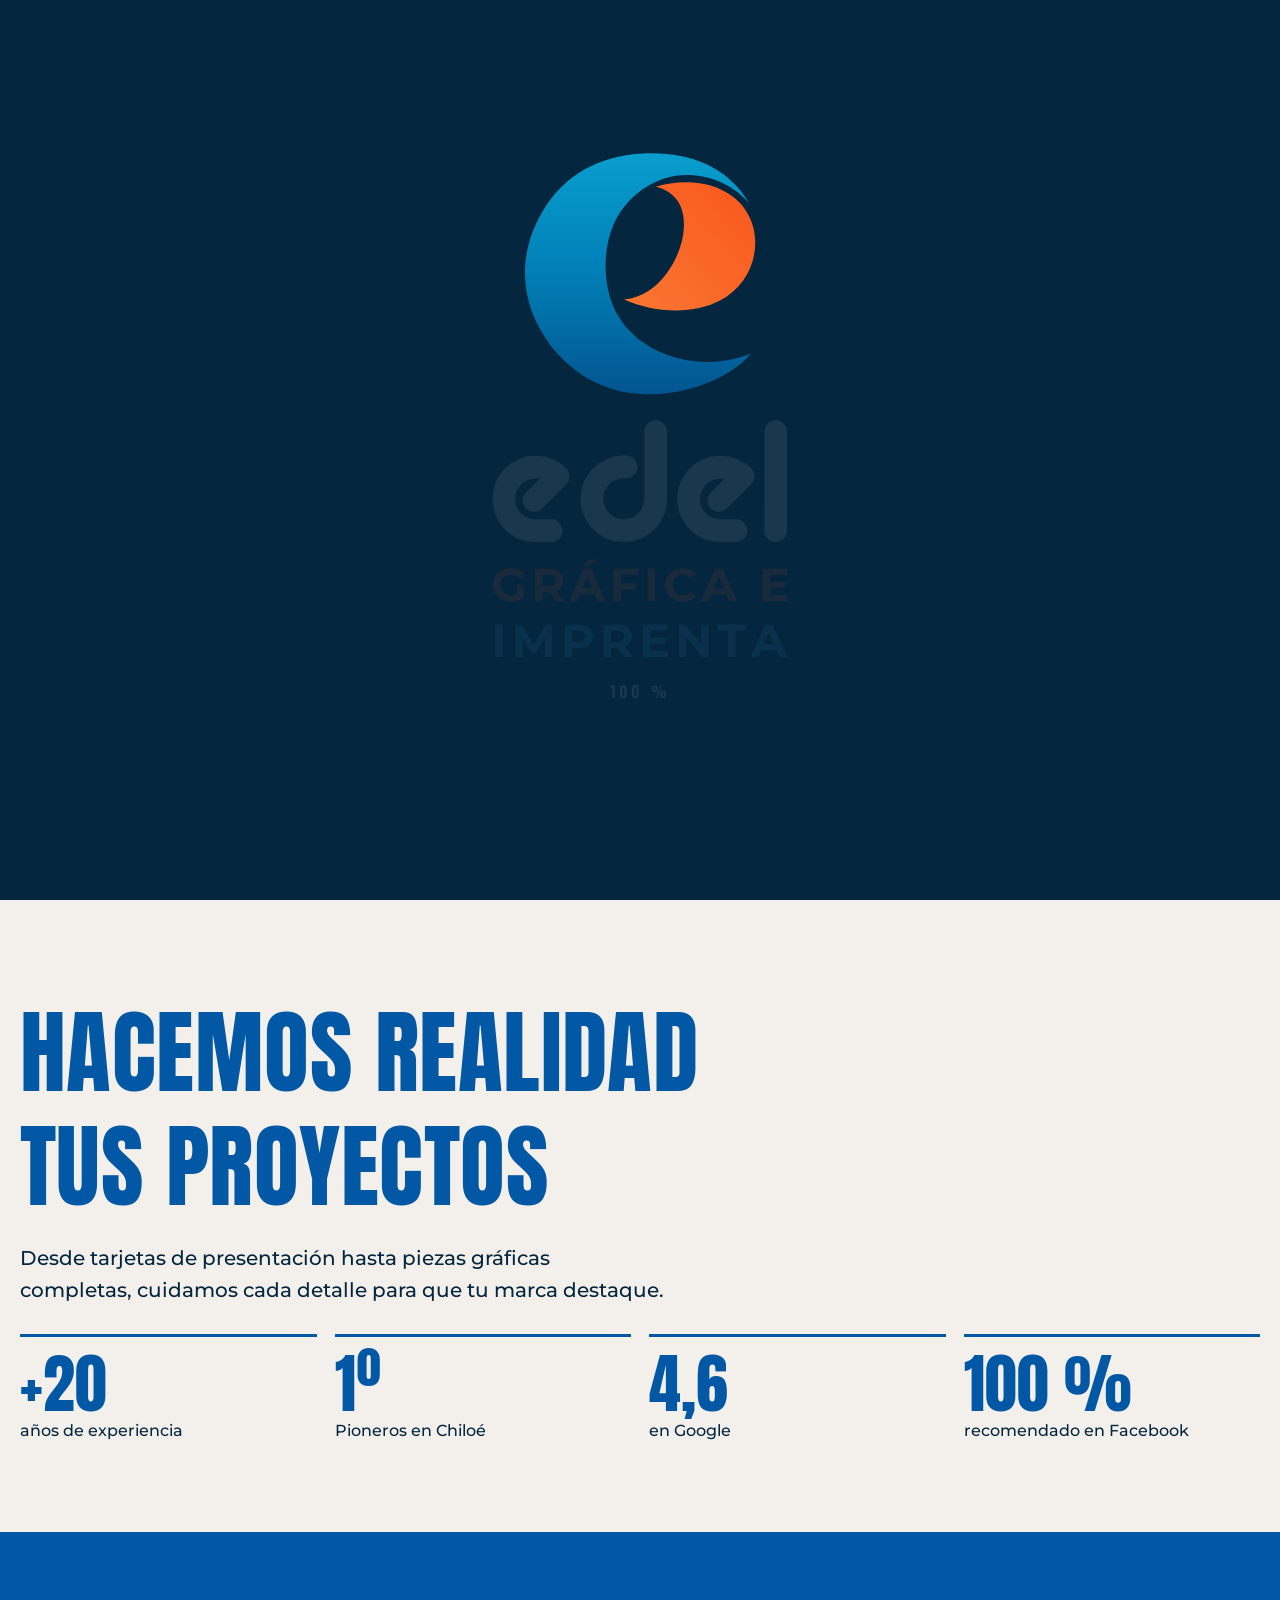
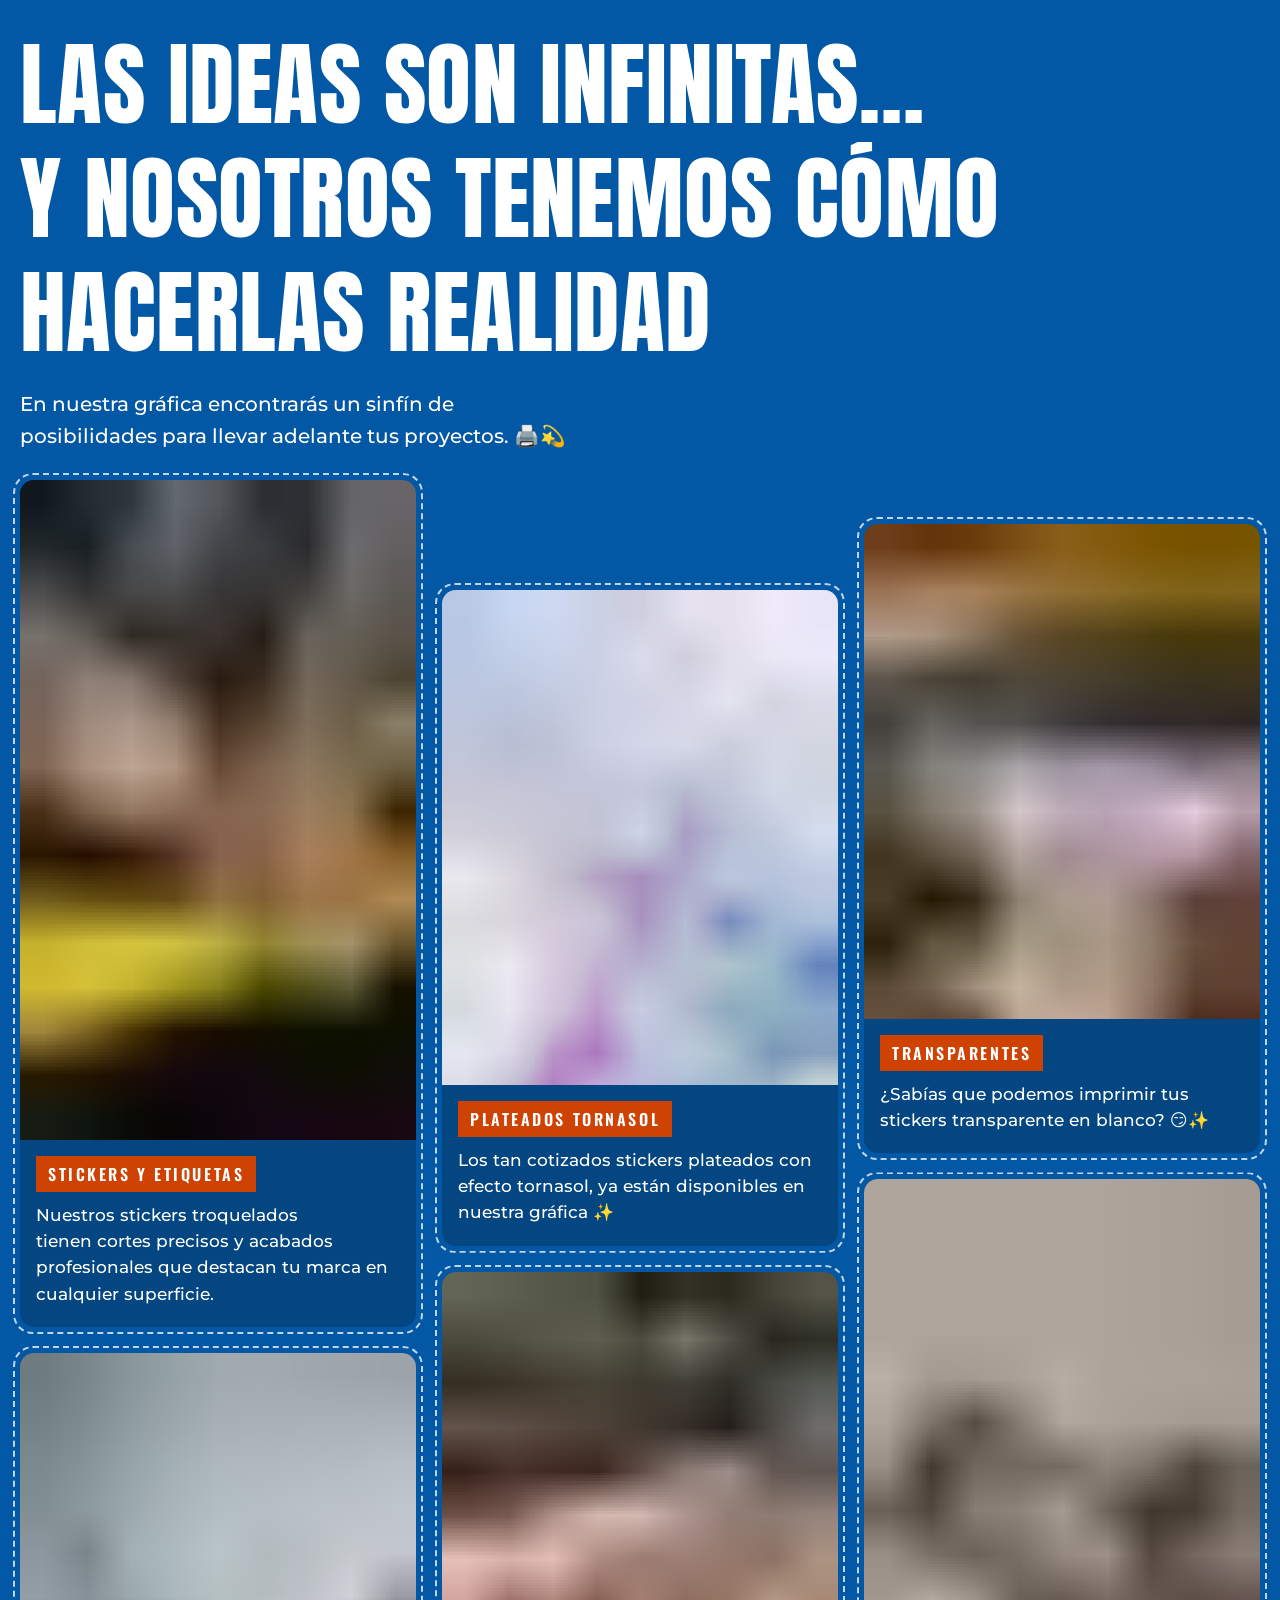
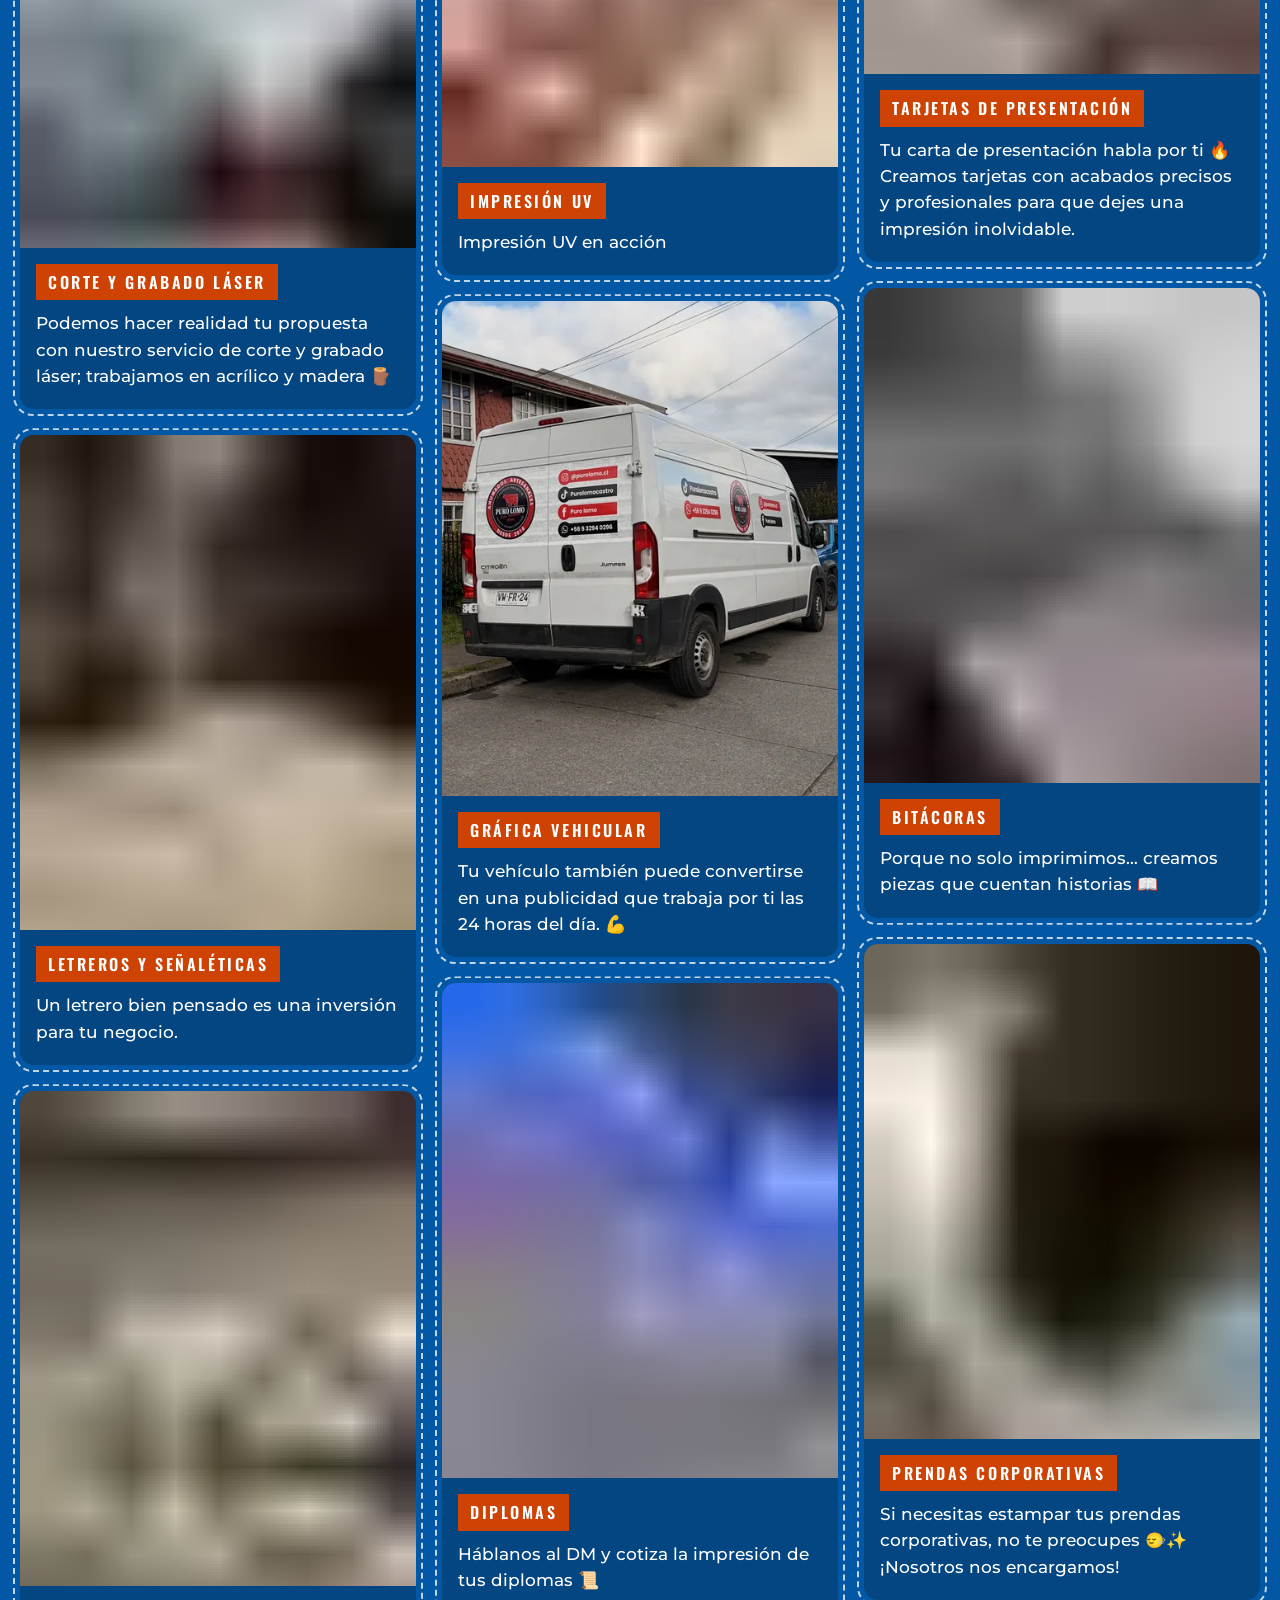
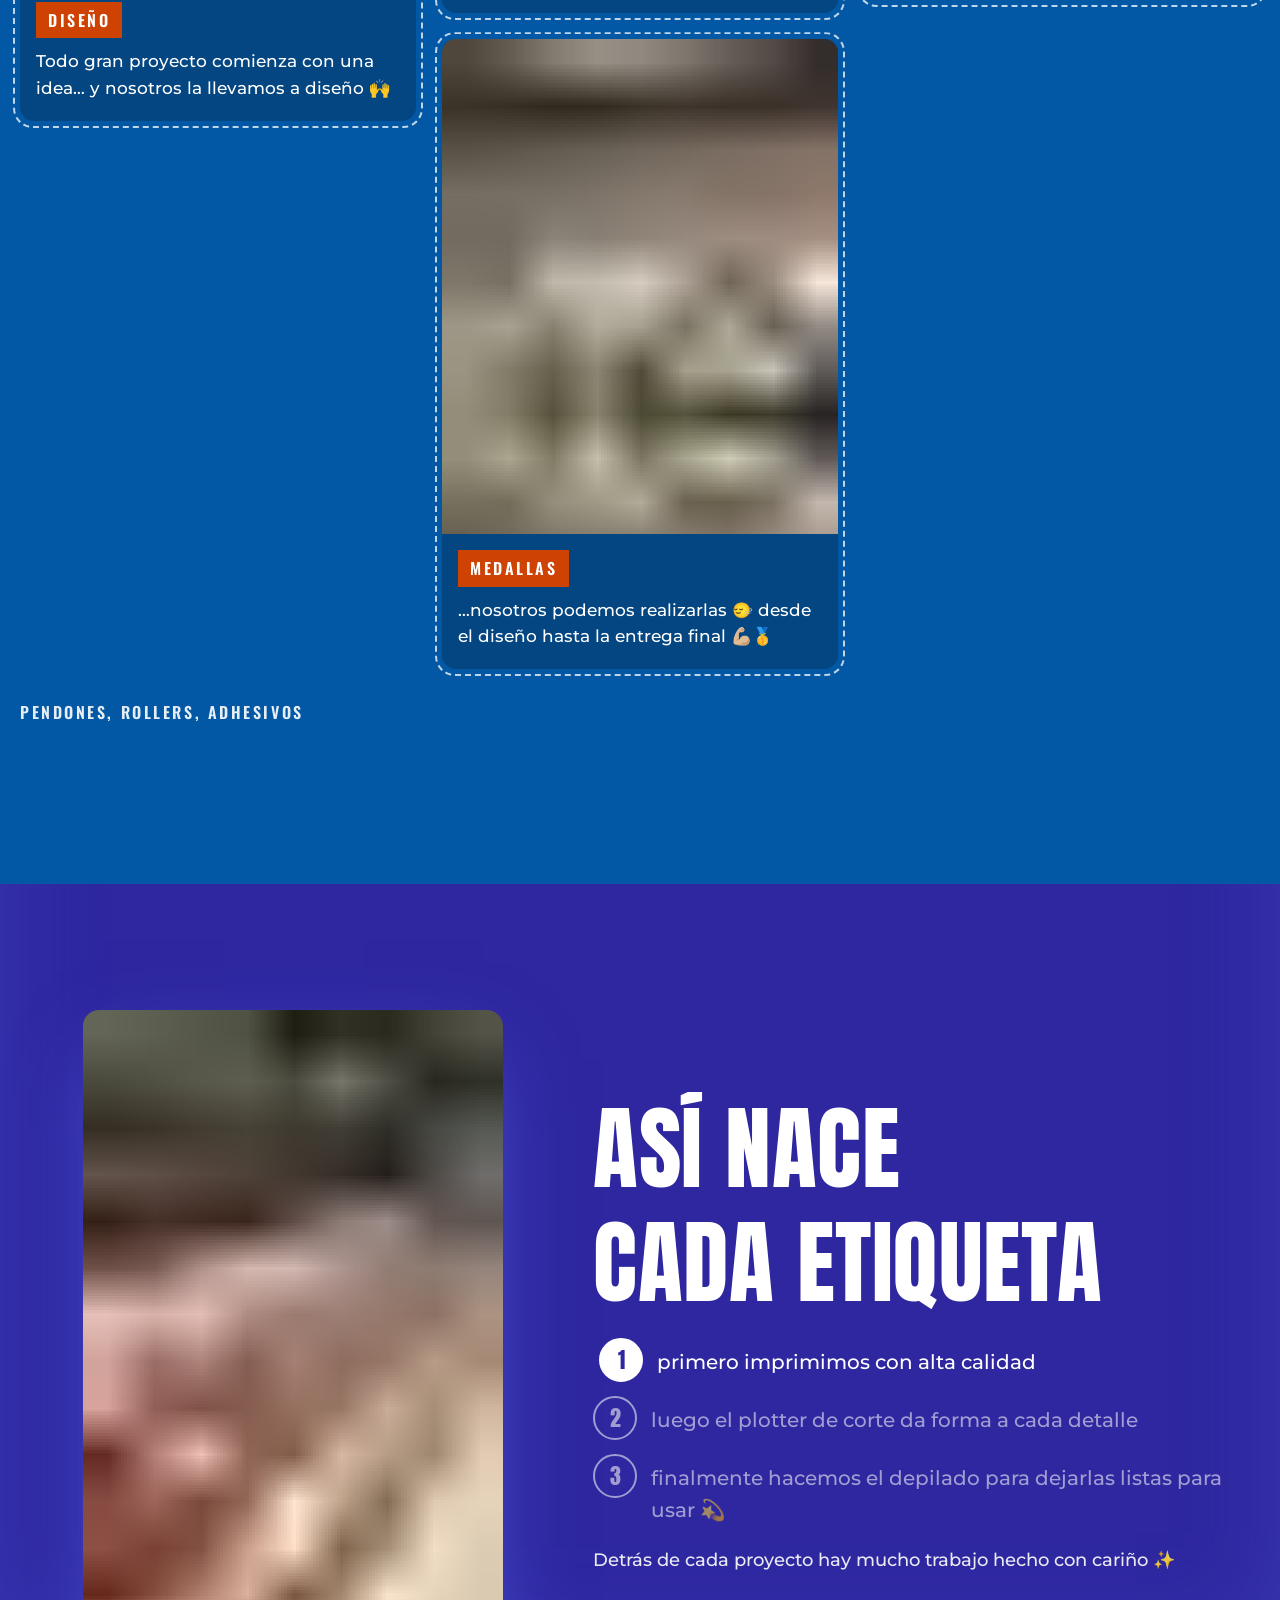
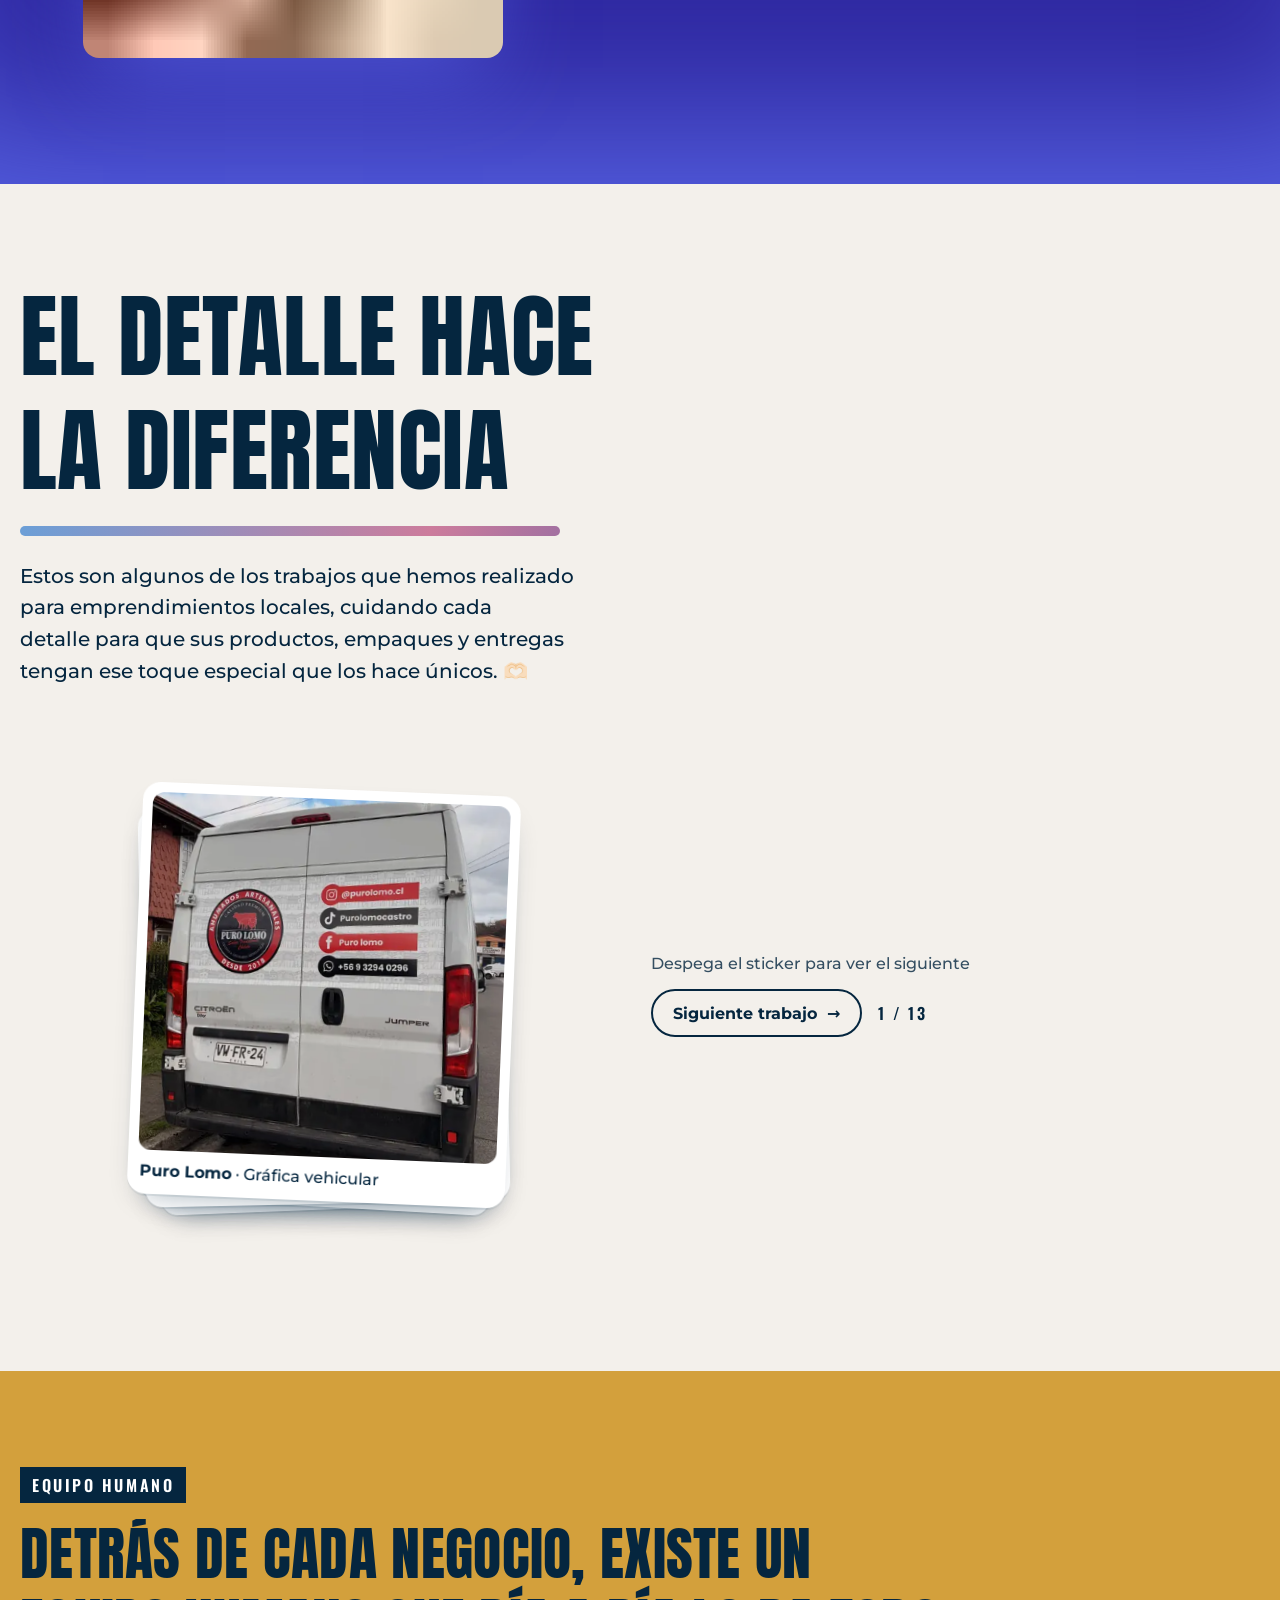
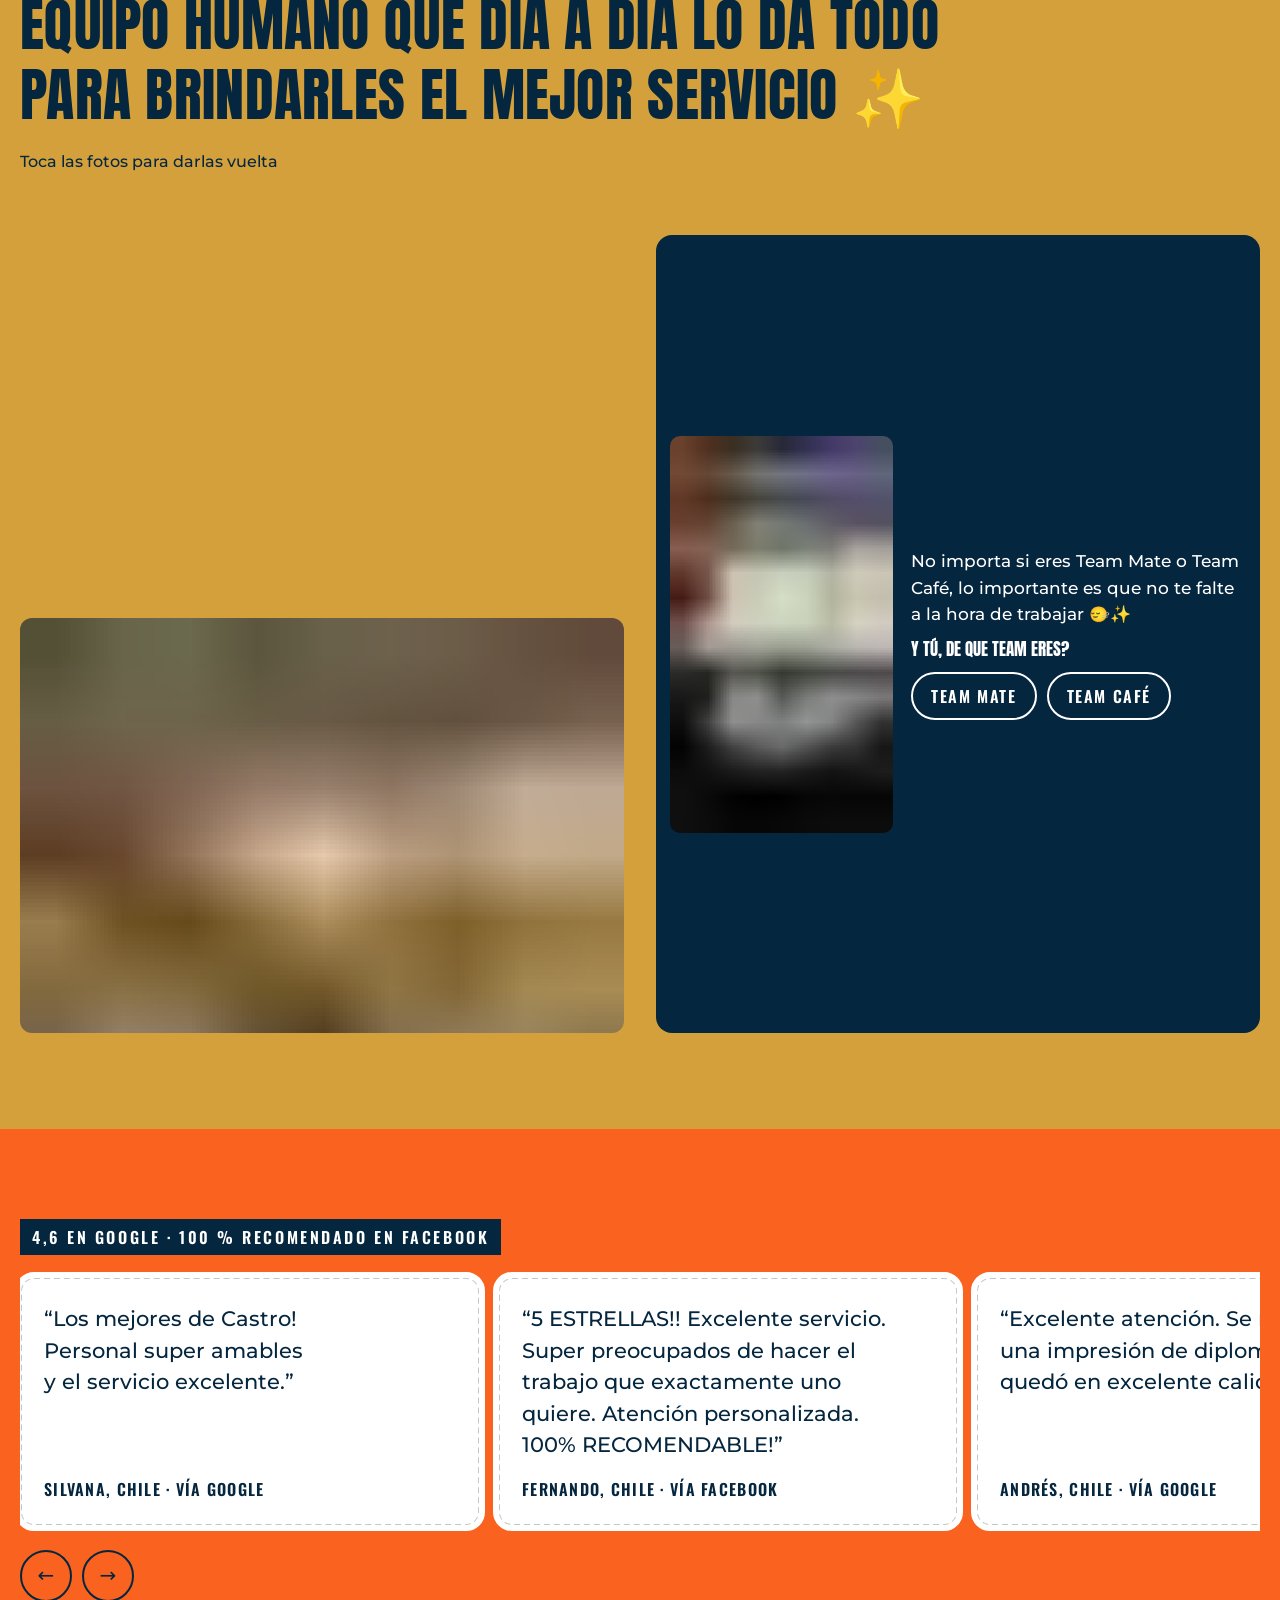
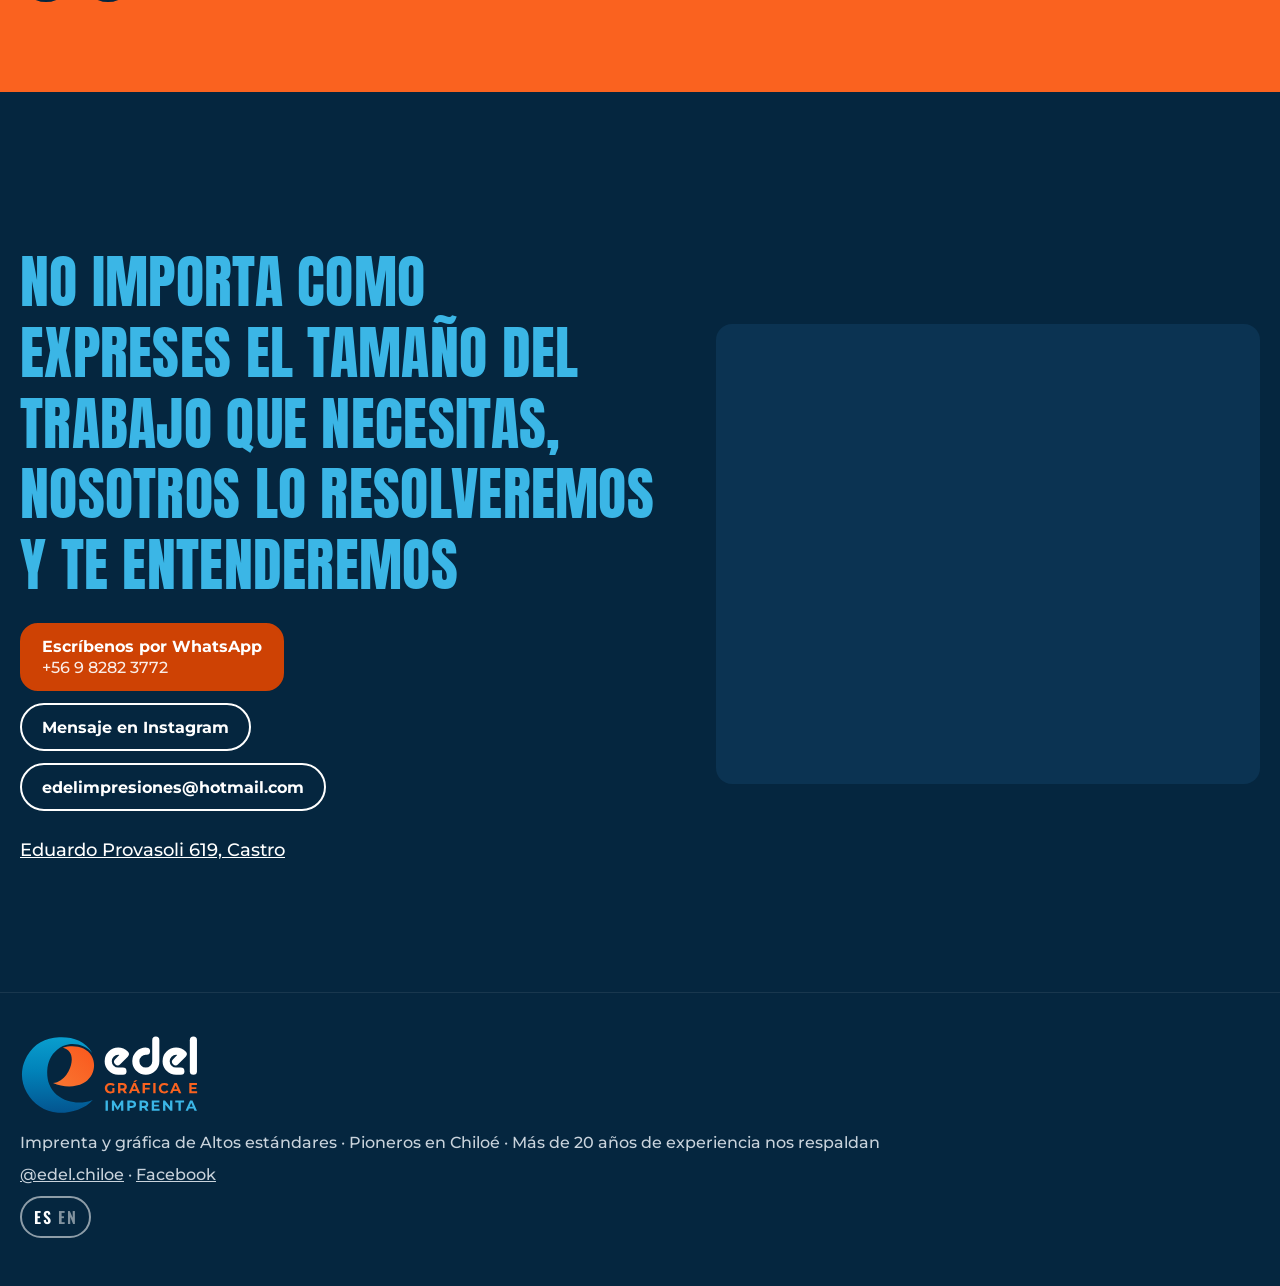
<file: nueva_v7/index.html>
<!doctype html>
<html lang="es" data-lang="es">
<head>
<meta charset="utf-8">
<style>html{background:#05263f}#ov{visibility:hidden}</style>
<meta name="viewport" content="width=device-width,initial-scale=1,viewport-fit=cover">
<title>Edel Impresiones · Imprenta y gráfica en Castro, Chiloé</title>
<meta name="description" content="Edel Impresiones, imprenta y gráfica en Castro, Chiloé: stickers y etiquetas, impresión UV, corte y grabado láser, gráfica vehicular, letreros y más. Cotiza por WhatsApp." data-meta-en="Edel Impresiones, print and graphics shop in Castro, Chiloé: stickers and labels, UV printing, laser cutting and engraving, vehicle graphics, signs and more. Get a quote on WhatsApp.">
<meta name="robots" content="noindex,nofollow">
<meta name="theme-color" content="#05263f">
<link rel="canonical" href="https://edelimpresiones.pages.dev/">
<meta property="og:type" content="website"><meta property="og:locale" content="es_CL">
<meta property="og:title" content="Edel Impresiones · Tu marca empieza por una buena impresión">
<meta property="og:description" content="Edel Impresiones, imprenta y gráfica en Castro, Chiloé: stickers y etiquetas, impresión UV, corte y grabado láser, gráfica vehicular, letreros y más. Cotiza por WhatsApp.">
<meta property="og:url" content="https://edelimpresiones.pages.dev/"><meta property="og:image" content="https://edelimpresiones.pages.dev/assets/og.jpg">
<meta property="og:image:width" content="1200"><meta property="og:image:height" content="630">
<meta name="twitter:card" content="summary_large_image"><meta name="twitter:image" content="https://edelimpresiones.pages.dev/assets/og.jpg">
<link rel="icon" href="../brand/favicon.svg" type="image/svg+xml"><link rel="icon" href="../brand/favicon.ico" sizes="any">
<link rel="apple-touch-icon" href="../brand/png/favicon-180.png">
<link rel="preload" href="../assets/fonts/anton-latin-400-normal.woff2" as="font" type="font/woff2" crossorigin>
<link rel="preload" href="../assets/fonts/montserrat-latin-500-normal.woff2" as="font" type="font/woff2" crossorigin>
<link rel="stylesheet" href="../css/fonts.css"><link rel="stylesheet" href="../css/tokens.css"><link rel="stylesheet" href="../css/nv7/site.css">
<script>document.documentElement.classList.add('js');try{if(localStorage.getItem('edel-lang')==='en')document.documentElement.dataset.lang='en'}catch(e){}</script>
<script type="application/ld+json">{"@context": "https://schema.org", "@type": "LocalBusiness", "name": "Edel Impresiones", "alternateName": "Imprenta y Gráfica Edel", "url": "https://edelimpresiones.pages.dev/", "image": "https://edelimpresiones.pages.dev/assets/og.jpg", "logo": "https://edelimpresiones.pages.dev/brand/png/isotipo.png", "telephone": "+56982823772", "email": "edelimpresiones@hotmail.com", "address": {"@type": "PostalAddress", "streetAddress": "Eduardo Provasoli 619", "addressLocality": "Castro", "addressRegion": "Los Lagos", "addressCountry": "CL"}, "sameAs": ["https://www.instagram.com/edel.chiloe/", "https://www.facebook.com/edel.chiloe/"], "aggregateRating": {"@type": "AggregateRating", "ratingValue": "4.6", "reviewCount": "10"}}</script>
<script id="precarga" type="application/json">{"movil": [[["../assets/fonts/anton-latin-400-normal.woff2", 18612], ["../assets/fonts/montserrat-latin-400-normal.woff2", 18780], ["../assets/fonts/montserrat-latin-500-normal.woff2", 18748], ["../assets/fonts/montserrat-latin-700-normal.woff2", 18824], ["../assets/fonts/oswald-latin-600-normal.woff2", 12740], ["../assets/video/hero-poster.webp", 42840], ["../assets/video/hero-540b.mp4", 1002720]], [["../assets/video/bitacoras-poster.webp", 17098], ["../assets/video/diplomas-poster.webp", 20168], ["../assets/video/diseno-poster.webp", 29572], ["../assets/video/equipo-2-poster.webp", 17272], ["../assets/video/equipo-poster.webp", 41942], ["../assets/video/laser-poster.webp", 11660], ["../assets/video/letreros-poster.webp", 22186], ["../assets/video/medallas-poster.webp", 29878], ["../assets/video/plateados-poster.webp", 64570], ["../assets/video/prendas-poster.webp", 23348], ["../assets/video/proceso-poster.webp", 29290], ["../assets/video/stickers-poster.webp", 47366], ["../assets/video/tarjetas-poster.webp", 20228], ["../assets/video/team-poster.webp", 31752], ["../assets/video/transparentes-poster.webp", 17152], ["../assets/video/uv-poster.webp", 29290]], [["../assets/video/stickers.mp4", 1191811], ["../assets/video/plateados.mp4", 1118304], ["../assets/video/transparentes.mp4", 379464]]], "grande": [[["../assets/fonts/anton-latin-400-normal.woff2", 18612], ["../assets/fonts/montserrat-latin-400-normal.woff2", 18780], ["../assets/fonts/montserrat-latin-500-normal.woff2", 18748], ["../assets/fonts/montserrat-latin-700-normal.woff2", 18824], ["../assets/fonts/oswald-latin-600-normal.woff2", 12740], ["../assets/video/hero-poster.webp", 42840], ["../assets/video/hero.mp4", 3985258]], [["../assets/video/bitacoras-poster.webp", 17098], ["../assets/video/diplomas-poster.webp", 20168], ["../assets/video/diseno-poster.webp", 29572], ["../assets/video/equipo-2-poster.webp", 17272], ["../assets/video/equipo-poster.webp", 41942], ["../assets/video/laser-poster.webp", 11660], ["../assets/video/letreros-poster.webp", 22186], ["../assets/video/medallas-poster.webp", 29878], ["../assets/video/plateados-poster.webp", 64570], ["../assets/video/prendas-poster.webp", 23348], ["../assets/video/proceso-poster.webp", 29290], ["../assets/video/stickers-poster.webp", 47366], ["../assets/video/tarjetas-poster.webp", 20228], ["../assets/video/team-poster.webp", 31752], ["../assets/video/transparentes-poster.webp", 17152], ["../assets/video/uv-poster.webp", 29290]], [["../assets/video/stickers.mp4", 1191811], ["../assets/video/plateados.mp4", 1118304], ["../assets/video/transparentes.mp4", 379464]]]}</script>
</head>
<body class="cargando">
<svg class="defs" width="0" height="0" aria-hidden="true" focusable="false"><defs><linearGradient id="ga" x1="0" y1="0" x2="0" y2="1"><stop offset="0" stop-color="#099ece"/><stop offset=".45" stop-color="#0182b9"/><stop offset="1" stop-color="#035590"/></linearGradient><linearGradient id="gn" x1="1" y1="0" x2="0" y2="1"><stop offset="0" stop-color="#fa571c"/><stop offset="1" stop-color="#f97732"/></linearGradient><linearGradient id="gaC" x1="0" y1="0" x2="0" y2="1"><stop offset="0" stop-color="#1aa8d8"/><stop offset=".45" stop-color="#0b90c6"/><stop offset="1" stop-color="#0a6cb0"/></linearGradient></defs></svg>
<a class="saltar" href="#contenido"><span data-en="Skip to content">Saltar al contenido</span></a>
<div id="carga" role="status" aria-live="polite">
 <svg id="ov" aria-hidden="true" preserveAspectRatio="none">
<defs>
 <clipPath id="co" clipPathUnits="userSpaceOnUse"><circle cx="263.3" cy="533.8" r="210.9"/></clipPath>
 <mask id="mkA" maskUnits="userSpaceOnUse" x="-2000" y="-2000" width="5000" height="5000"><path d="M445.48 412.35C413.91 373.36 360.36 356.43 315.81 363.07C267.64 370.25 225.78 405.65 206.77 448.31C188.07 490.31 188.32 546.6 204.1 587.72C222.22 634.93 262.1 665.41 307.81 680.4C354.56 695.74 401.66 692.98 448.12 675.3C403.75 727.52 317.22 750.76 253.19 746.82C177.2 742.14 114.31 697.87 78.58 635.06C39.07 565.61 43.67 491.63 80.03 428.3C118.93 360.56 181.84 327.64 259.33 323.83C332.55 320.24 406.61 343.52 445.48 412.35Z"/><path class="cierre" d="M445.48 412.35C413.91 373.36 360.36 356.43 315.81 363.07C267.64 370.25 225.78 405.65 206.77 448.31C188.07 490.31 188.32 546.6 204.1 587.72C222.22 634.93 262.1 665.41 307.81 680.4C354.56 695.74 401.66 692.98 448.12 675.3C403.75 727.52 317.22 750.76 253.19 746.82C177.2 742.14 114.31 697.87 78.58 635.06C39.07 565.61 43.67 491.63 80.03 428.3C118.93 360.56 181.84 327.64 259.33 323.83C332.55 320.24 406.61 343.52 445.48 412.35Z"/></mask>
 <mask id="mkN" maskUnits="userSpaceOnUse" x="-2000" y="-2000" width="5000" height="5000"><path d="M280.53 382.51C338.87 364.68 411.33 375.84 441.9 428.82C470.71 478.74 453.72 550.65 393.72 582.43C346.32 607.54 278.43 604.29 225.16 580.54C257.57 577.54 282.69 558.16 300.35 534.03C317.63 510.42 329.83 479.42 330.35 450.39C330.92 418.76 317.58 391.64 280.53 382.51Z"/><path class="cierre" d="M280.53 382.51C338.87 364.68 411.33 375.84 441.9 428.82C470.71 478.74 453.72 550.65 393.72 582.43C346.32 607.54 278.43 604.29 225.16 580.54C257.57 577.54 282.69 558.16 300.35 534.03C317.63 510.42 329.83 479.42 330.35 450.39C330.92 418.76 317.58 391.64 280.53 382.51Z"/></mask>
 <mask id="mk" maskUnits="userSpaceOnUse" x="-1e5" y="-1e5" width="2e5" height="2e5">
  <rect x="-1e5" y="-1e5" width="2e5" height="2e5" fill="#fff"/>
  <g class="ap"><circle id="hueco" cx="358.7" cy="521.1" r="0" fill="#000" clip-path="url(#co)"/></g>
 </mask>
</defs>
<rect id="velo" x="-1e5" y="-1e5" width="2e5" height="2e5" fill="#05263f" mask="url(#mk)"/>
<g class="ap">
 <path id="isoA" d="M445.48 412.35C413.91 373.36 360.36 356.43 315.81 363.07C267.64 370.25 225.78 405.65 206.77 448.31C188.07 490.31 188.32 546.6 204.1 587.72C222.22 634.93 262.1 665.41 307.81 680.4C354.56 695.74 401.66 692.98 448.12 675.3C403.75 727.52 317.22 750.76 253.19 746.82C177.2 742.14 114.31 697.87 78.58 635.06C39.07 565.61 43.67 491.63 80.03 428.3C118.93 360.56 181.84 327.64 259.33 323.83C332.55 320.24 406.61 343.52 445.48 412.35Z" fill="url(#gaC)" mask="url(#mkA)"/>
 <path id="isoN" d="M280.53 382.51C338.87 364.68 411.33 375.84 441.9 428.82C470.71 478.74 453.72 550.65 393.72 582.43C346.32 607.54 278.43 604.29 225.16 580.54C257.57 577.54 282.69 558.16 300.35 534.03C317.63 510.42 329.83 479.42 330.35 450.39C330.92 418.76 317.58 391.64 280.53 382.51Z" fill="url(#gn)" mask="url(#mkN)"/>
 <g id="pal" transform="translate(-521.5 473)">
  <g id="edel" fill="none" stroke="#fff" stroke-width="40" stroke-linecap="round" stroke-linejoin="round"><path d="M618 514H591A56 56 0 0 1 535 458A56 56 0 0 1 591 402A56 56 0 0 1 630.60 418.40L588.17 460.83" pathLength="1"/><path d="M750 402A56 56 0 0 0 690 458A56 56 0 0 0 746 514A56 56 0 0 0 802 458V340" pathLength="1"/><path d="M943 514H916A56 56 0 0 1 860 458A56 56 0 0 1 916 402A56 56 0 0 1 955.60 418.40L913.17 460.83" pathLength="1"/><path d="M1013 340V514" pathLength="1"/></g>
  <path id="sub1" d="M547.1057142857143 638.9771428571429Q540.3471428571428 638.9771428571429 534.6878571428571 636.8192857142858Q529.0285714285714 634.6614285714286 524.8349999999999 630.6714285714286Q520.6414285714285 626.6814285714286 518.3207142857143 621.3071428571429Q516.0 615.9328571428572 516.0 609.5Q516.0 603.0671428571428 518.3207142857143 597.6928571428571Q520.6414285714285 592.3185714285714 524.8757142857143 588.3285714285714Q529.11 584.3385714285714 534.81 582.1807142857142Q540.51 580.0228571428571 547.3499999999999 580.0228571428571Q554.9228571428571 580.0228571428571 560.9892857142856 582.5471428571428Q567.0557142857142 585.0714285714286 571.2085714285714 589.8757142857143L562.74 597.6928571428572Q559.6457142857142 594.4357142857143 555.9814285714285 592.8478571428572Q552.3171428571428 591.26 548.0014285714285 591.26Q543.8485714285714 591.26 540.4285714285713 592.5628571428572Q537.0085714285714 593.8657142857143 534.525 596.3085714285714Q532.0414285714286 598.7514285714286 530.6978571428572 602.09Q529.3542857142857 605.4285714285714 529.3542857142857 609.5Q529.3542857142857 613.49 530.6978571428572 616.8285714285714Q532.0414285714286 620.1671428571428 534.525 622.6507142857142Q537.0085714285714 625.1342857142857 540.3878571428571 626.4371428571428Q543.7671428571429 627.74 547.8385714285714 627.74Q551.7471428571429 627.74 555.4521428571429 626.4778571428571Q559.1571428571428 625.2157142857143 562.6585714285713 622.2028571428572L570.15 631.73Q565.5085714285714 635.2314285714285 559.3607142857143 637.1042857142857Q553.2128571428572 638.9771428571429 547.1057142857143 638.9771428571429ZM570.15 631.73 558.0985714285714 630.02V608.6042857142858H570.15Z M590.1346428571428 638.0V581.0H614.4817857142857Q626.3703571428572 581.0 632.9660714285715 586.4964285714286Q639.5617857142857 591.9928571428571 639.5617857142857 601.6828571428572Q639.5617857142857 608.0342857142857 636.5489285714286 612.635Q633.5360714285714 617.2357142857143 627.9989285714286 619.6785714285714Q622.4617857142857 622.1214285714286 614.8075 622.1214285714286H597.4632142857143L603.3260714285715 616.34V638.0ZM626.3703571428572 638.0 612.1203571428572 617.3171428571428H626.2075L640.6203571428572 638.0ZM603.3260714285715 617.8057142857143 597.4632142857143 611.6171428571429H614.0746428571429Q620.1817857142858 611.6171428571429 623.1946428571429 608.9707142857143Q626.2075 606.3242857142857 626.2075 601.6828571428572Q626.2075 596.96 623.1946428571429 594.3542857142857Q620.1817857142858 591.7485714285714 614.0746428571429 591.7485714285714H597.4632142857143L603.3260714285715 585.4785714285714Z M650.2635714285715 638.0 675.6692857142858 581.0H688.6978571428572L714.1850000000001 638.0H700.3421428571429L679.4964285714286 587.6771428571428H684.7078571428572L663.7807142857143 638.0ZM662.9664285714287 625.7857142857143 666.4678571428572 615.77H695.782142857143L699.365 625.7857142857143ZM674.7735714285716 576.3585714285715 685.7664285714287 564.6328571428572H699.4464285714287L684.7078571428573 576.3585714285715Z M727.8996428571429 638.0V581.0H770.9753571428571V591.5857142857143H741.0910714285715V638.0ZM740.1139285714286 617.2357142857143V606.65H767.4739285714286V617.2357142857143Z M787.702857142857 638.0V581.0H800.8942857142857V638.0Z M849.4603571428571 638.9771428571429Q842.8646428571428 638.9771428571429 837.2053571428571 636.8192857142858Q831.5460714285714 634.6614285714286 827.3932142857143 630.6714285714286Q823.2403571428571 626.6814285714286 820.9196428571429 621.3071428571429Q818.5989285714286 615.9328571428572 818.5989285714286 609.5Q818.5989285714286 603.0671428571428 820.9196428571429 597.6928571428571Q823.2403571428571 592.3185714285714 827.4339285714285 588.3285714285714Q831.6274999999999 584.3385714285714 837.2460714285714 582.1807142857142Q842.8646428571428 580.0228571428571 849.5417857142857 580.0228571428571Q856.9517857142857 580.0228571428571 862.9367857142856 582.587857142857Q868.9217857142856 585.1528571428571 872.9932142857143 590.12L864.5246428571428 597.9371428571428Q861.5932142857142 594.5985714285714 858.0103571428572 592.9292857142857Q854.4275 591.26 850.1932142857142 591.26Q846.2032142857142 591.26 842.8646428571428 592.5628571428572Q839.5260714285714 593.8657142857143 837.0832142857143 596.3085714285714Q834.6403571428572 598.7514285714286 833.2967857142858 602.09Q831.9532142857142 605.4285714285714 831.9532142857142 609.5Q831.9532142857142 613.5714285714286 833.2967857142858 616.91Q834.6403571428572 620.2485714285714 837.0832142857143 622.6914285714286Q839.5260714285714 625.1342857142857 842.8646428571428 626.4371428571428Q846.2032142857142 627.74 850.1932142857142 627.74Q854.4275 627.74 858.0103571428572 626.0707142857143Q861.5932142857142 624.4014285714286 864.5246428571428 620.9814285714285L872.9932142857143 628.7985714285714Q868.9217857142856 633.7657142857142 862.9367857142856 636.3714285714286Q856.9517857142857 638.9771428571429 849.4603571428571 638.9771428571429Z M881.415 638.0 906.8207142857143 581.0H919.8492857142857L945.3364285714285 638.0H931.4935714285714L910.6478571428571 587.6771428571428H915.8592857142856L894.9321428571428 638.0ZM894.1178571428571 625.7857142857143 897.6192857142856 615.77H926.9335714285714L930.5164285714285 625.7857142857143Z M989.8657142857144 638.0V581.0H1032.9414285714286V591.5857142857143H1002.9757142857143V627.4142857142857H1034.0V638.0ZM1001.9985714285715 614.2228571428572V603.9628571428572H1029.44V614.2228571428572Z" fill="#fa621f"/><path id="sub2" d="M520.0 736.0V679.0H533.1914285714286V736.0Z M555.5493877551021 736.0V679.0H566.4608163265306L590.7265306122449 719.2257142857143H584.9451020408163L608.8036734693877 679.0H619.6336734693878L619.7965306122449 736.0H607.419387755102L607.3379591836734 697.9728571428572H609.6179591836735L590.5636734693877 729.9742857142858H584.619387755102L565.1579591836735 697.9728571428572H567.9265306122448V736.0Z M642.1544897959184 736.0V679.0H666.8273469387755Q674.4816326530612 679.0 680.018775510204 681.4835714285714Q685.5559183673469 683.9671428571429 688.568775510204 688.6085714285714Q691.5816326530612 693.25 691.5816326530612 699.6828571428572Q691.5816326530612 706.0342857142857 688.568775510204 710.6757142857143Q685.5559183673469 715.3171428571428 680.018775510204 717.8007142857143Q674.4816326530612 720.2842857142857 666.8273469387755 720.2842857142857H649.4830612244898L655.3459183673469 714.34V736.0ZM655.3459183673469 715.8057142857143 649.4830612244898 709.5357142857143H666.0944897959183Q672.2016326530612 709.5357142857143 675.2144897959183 706.9300000000001Q678.2273469387754 704.3242857142857 678.2273469387754 699.6828571428572Q678.2273469387754 694.96 675.2144897959183 692.3542857142857Q672.2016326530612 689.7485714285714 666.0944897959183 689.7485714285714H649.4830612244898L655.3459183673469 683.4785714285714Z M710.6010204081633 736.0V679.0H734.9481632653061Q746.8367346938776 679.0 753.4324489795919 684.4964285714286Q760.0281632653061 689.9928571428571 760.0281632653061 699.6828571428572Q760.0281632653061 706.0342857142857 757.0153061224489 710.635Q754.0024489795918 715.2357142857143 748.465306122449 717.6785714285714Q742.9281632653061 720.1214285714286 735.2738775510204 720.1214285714286H717.9295918367347L723.7924489795919 714.34V736.0ZM746.8367346938776 736.0 732.5867346938776 715.3171428571428H746.6738775510204L761.0867346938776 736.0ZM723.7924489795919 715.8057142857143 717.9295918367347 709.6171428571429H734.5410204081633Q740.6481632653062 709.6171428571429 743.6610204081633 706.9707142857143Q746.6738775510204 704.3242857142857 746.6738775510204 699.6828571428572Q746.6738775510204 694.96 743.6610204081633 692.3542857142857Q740.6481632653062 689.7485714285714 734.5410204081633 689.7485714285714H717.9295918367347L723.7924489795919 683.4785714285714Z M779.2918367346938 736.0V679.0H822.3675510204081V689.5857142857143H792.4018367346938V725.4142857142857H823.4261224489795V736.0ZM791.424693877551 712.2228571428572V701.9628571428572H818.8661224489796V712.2228571428572Z M842.7712244897959 736.0V679.0H853.6826530612244L887.3126530612244 720.04H882.0197959183673V679.0H895.0483673469388V736.0H884.2183673469387L850.5069387755102 694.96H855.7997959183673V736.0Z M929.213469387755 736.0V689.7485714285714H910.973469387755V679.0H960.6448979591836V689.7485714285714H942.4048979591836V736.0Z M969.0785714285713 736.0 994.4842857142856 679.0H1007.512857142857L1033.0 736.0H1019.1571428571427L998.3114285714285 685.6771428571428H1003.522857142857L982.5957142857142 736.0ZM981.7814285714285 723.7857142857143 985.282857142857 713.77H1014.5971428571428L1018.1799999999998 723.7857142857143Z" fill="#3bb6e6"/>
 </g>
</g>
</svg>
 <p class="pct"><span id="pct">0</span> %<span class="sr" data-en="Loading Edel Impresiones">Cargando Edel Impresiones</span></p>
</div>

<header class="nav" id="nav">
 <a class="nav-logo" href="#portada" aria-label="Edel Impresiones"><svg class="logo-nav" viewBox="40 300 1010 460" aria-hidden="true"><path d="M445.48 412.35C413.91 373.36 360.36 356.43 315.81 363.07C267.64 370.25 225.78 405.65 206.77 448.31C188.07 490.31 188.32 546.6 204.1 587.72C222.22 634.93 262.1 665.41 307.81 680.4C354.56 695.74 401.66 692.98 448.12 675.3C403.75 727.52 317.22 750.76 253.19 746.82C177.2 742.14 114.31 697.87 78.58 635.06C39.07 565.61 43.67 491.63 80.03 428.3C118.93 360.56 181.84 327.64 259.33 323.83C332.55 320.24 406.61 343.52 445.48 412.35Z" fill="url(#ga)"/><path d="M280.53 382.51C338.87 364.68 411.33 375.84 441.9 428.82C470.71 478.74 453.72 550.65 393.72 582.43C346.32 607.54 278.43 604.29 225.16 580.54C257.57 577.54 282.69 558.16 300.35 534.03C317.63 510.42 329.83 479.42 330.35 450.39C330.92 418.76 317.58 391.64 280.53 382.51Z" fill="url(#gn)"/><g fill="none" stroke="currentColor" stroke-width="40" stroke-linecap="round"><path d="M618 514H591A56 56 0 0 1 535 458A56 56 0 0 1 591 402A56 56 0 0 1 630.60 418.40L588.17 460.83"/><path d="M802 340V458A56 56 0 0 1 746 514A56 56 0 0 1 690 458A56 56 0 0 1 750 402"/><path d="M943 514H916A56 56 0 0 1 860 458A56 56 0 0 1 916 402A56 56 0 0 1 955.60 418.40L913.17 460.83"/><path d="M1013 340V514"/></g></svg></a>
 <nav class="nav-links" aria-label="Secciones" data-aria-en="Sections">
  <a href="#servicios"><span data-en="Services">Servicios</span></a><a href="#proceso"><span data-en="Process">Proceso</span></a>
  <a href="#trabajos"><span data-en="Work">Trabajos</span></a><a href="#equipo"><span data-en="Team">Equipo</span></a><a href="#resenas"><span data-en="Reviews">Reseñas</span></a>
 </nav>
 <div class="nav-acc">
  <a class="btn btn-cot mag" href="https://wa.me/56982823772" target="_blank" rel="noopener"><span data-en="Get a quote">Cotiza</span></a>
  <button class="menu-b" type="button" aria-expanded="false" aria-controls="menu"><span class="menu-ico" aria-hidden="true"></span><span class="sr" data-en="Menu">Menú</span></button>
 </div>
</header>
<div class="menu" id="menu" role="dialog" aria-modal="true" aria-label="Menú" data-aria-en="Menu" hidden>
 <button class="menu-x" type="button"><span data-en="Close">Cerrar</span> <span aria-hidden="true">✕</span></button>
 <nav aria-label="Secciones" data-aria-en="Sections">
  <a href="#servicios"><span data-en="Services">Servicios</span></a><a href="#proceso"><span data-en="Process">Proceso</span></a><a href="#trabajos"><span data-en="Work">Trabajos</span></a>
  <a href="#equipo"><span data-en="Team">Equipo</span></a><a href="#resenas"><span data-en="Reviews">Reseñas</span></a><a href="#cotiza"><span data-en="Get a quote">Cotiza</span></a>
 </nav>
 <a class="btn btn-wa" href="https://wa.me/56982823772" target="_blank" rel="noopener"><span data-en="Get a quote on WhatsApp">Cotiza por WhatsApp</span><small>+56 9 8282 3772</small></a>
 <p class="menu-dir" lang="es">Eduardo Provasoli 619, Castro · @edel.chiloe</p>
 <p class="menu-lang"><button class="lang" type="button" aria-label="Cambiar idioma a inglés" data-aria-en="Switch language to Spanish"><span class="es">ES</span><span class="en">EN</span></button></p>
</div>

<main id="contenido">
<section class="s-portada" id="portada">
 <div class="hero-v"><video class="vid hero-video" muted playsinline loop preload="none" poster="../assets/video/hero-poster.webp" style="background-image:url([data-uri])" aria-label="Máquinas de Edel imprimiendo y cortando: impresora UV, plotter de corte, láser y depilado de stickers" data-aria-en="Edel machines printing and cutting: UV printer, cutting plotter, laser and sticker weeding" data-src-movil="../assets/video/hero-540b.mp4" data-src-grande="../assets/video/hero.mp4"></video></div>
 <div class="hero-t">
  <h1 class="h1" lang="es"><span class="ln"><span>Tu marca</span></span><span class="ln"><span>empieza por una</span></span><span class="ln"><span>buena <em>impresión</em></span></span></h1>
  <p class="glosa-h" lang="en" hidden>Your brand starts with a good impression</p>
  <p class="banda b-nar" lang="es">Pioneros en Chiloé · Más de 20 años de experiencia nos respaldan</p>
  <div class="hero-b"><a class="btn btn-wa mag" href="https://wa.me/56982823772" target="_blank" rel="noopener"><span data-en="Get a quote on WhatsApp">Cotiza por WhatsApp</span></a>
  <a class="btn btn-l mag" href="#trabajos"><span data-en="See our work">Ver trabajos</span></a></div>
 </div>
</section>

<section class="s-intro" id="intro">
 <div class="w">
  <h2 class="h2" lang="es"><span class="ln"><span>Hacemos realidad</span></span><span class="ln"><span>tus proyectos</span></span></h2>
  <p class="glosa-h" lang="en" hidden>We make your projects happen</p>
  <p class="lead" lang="es">Desde tarjetas de presentación hasta piezas gráficas completas, cuidamos cada detalle para que tu marca destaque.</p>
  <ul class="cifras">
   <li><b data-cuenta="20">+20</b><span data-en="years of experience">años de experiencia</span></li>
   <li><b>1º</b><span data-en="Pioneers in Chiloé">Pioneros en Chiloé</span></li>
   <li><b data-cuenta="4.6">4,6</b><span data-en="on Google">en Google</span></li>
   <li><b data-cuenta="100">100 %</b><span data-en="recommended on Facebook">recomendado en Facebook</span></li>
  </ul>
 </div>
</section>

<section class="s-serv" id="servicios">
 <div class="w">
  <h2 class="h2" lang="es"><span class="ln"><span>Las ideas son infinitas…</span></span><span class="ln"><span>y nosotros tenemos cómo</span></span><span class="ln"><span>hacerlas realidad</span></span></h2>
  <p class="glosa-h" lang="en" hidden>Ideas are endless… and we have what it takes to make them real</p>
  <p class="lead" lang="es">En nuestra gráfica encontrarás un sinfín de posibilidades para llevar adelante tus proyectos. 🖨️💫</p>
  <div class="serv-grid"><div class="col col-1"><article class="serv" style="order:0" data-src-ig="IG-21"><span class="troquel" aria-hidden="true"></span><div class="serv-m"><video class="vid " muted playsinline loop autoplay preload="none" data-poster="../assets/video/stickers-poster.webp" style="background-image:url([data-uri])" aria-label="Corte y depilado de stickers troquelados" data-aria-en="Cutting and weeding die-cut stickers" data-src="../assets/video/stickers.mp4"></video></div><div class="serv-t"><h3 class="banda" data-en="Stickers &amp; labels">Stickers y etiquetas</h3><p lang="es">Nuestros stickers troquelados tienen cortes precisos y acabados profesionales que destacan tu marca en cualquier superficie.</p></div></article><article class="serv" style="order:5" data-src-ig="IG-17"><span class="troquel" aria-hidden="true"></span><div class="serv-m"><video class="vid " muted playsinline loop autoplay preload="none" data-poster="../assets/video/laser-poster.webp" style="background-image:url([data-uri])" aria-label="Mostrador de madera cortado con láser, armado pieza por pieza" data-aria-en="Laser-cut wooden display stand assembled piece by piece" data-src="../assets/video/laser.mp4"></video></div><div class="serv-t"><h3 class="banda" data-en="Laser cutting &amp; engraving">Corte y grabado láser</h3><p lang="es">Podemos hacer realidad tu propuesta con nuestro servicio de corte y grabado láser; trabajamos en acrílico y madera 🪵</p></div></article><article class="serv" style="order:7" data-src-ig="IG-34"><span class="troquel" aria-hidden="true"></span><div class="serv-m"><video class="vid " muted playsinline loop autoplay preload="none" data-poster="../assets/video/letreros-poster.webp" style="background-image:url([data-uri])" aria-label="Letrero de Pilates &amp; Skincare cortado a mano" data-aria-en="Pilates &amp; Skincare sign being hand-trimmed" data-src="../assets/video/letreros.mp4"></video></div><div class="serv-t"><h3 class="banda" data-en="Signs &amp; wayfinding">Letreros y señaléticas</h3><p lang="es">Un letrero bien pensado es una inversión para tu negocio.</p></div></article><article class="serv" style="order:12" data-src-ig="IG-19"><span class="troquel" aria-hidden="true"></span><div class="serv-m"><video class="vid " muted playsinline loop autoplay preload="none" data-poster="../assets/video/diseno-poster.webp" style="background-image:url([data-uri])" aria-label="Diseño en pantalla antes del corte" data-aria-en="Design on screen before cutting" data-src="../assets/video/diseno.mp4"></video></div><div class="serv-t"><h3 class="banda" data-en="Design">Diseño</h3><p lang="es">Todo gran proyecto comienza con una idea… y nosotros la llevamos a diseño 🙌</p></div></article></div><div class="col col-2"><article class="serv serv-torna" style="order:1" data-src-ig="IG-29"><span class="troquel" aria-hidden="true"></span><div class="serv-m"><video class="vid " muted playsinline loop autoplay preload="none" data-poster="../assets/video/plateados-poster.webp" style="background-image:url([data-uri])" aria-label="Stickers plateados con efecto tornasol de Despensa Chiloé" data-aria-en="Holographic silver stickers for Despensa Chiloé" data-src="../assets/video/plateados.mp4"></video></div><div class="serv-t"><h3 class="banda" data-en="Holographic silver">Plateados tornasol</h3><p lang="es">Los tan cotizados stickers plateados con efecto tornasol, ya están disponibles en nuestra gráfica ✨</p></div></article><article class="serv" style="order:3" data-src-ig="IG-16"><span class="troquel" aria-hidden="true"></span><div class="serv-m"><video class="vid " muted playsinline loop autoplay preload="none" data-poster="../assets/video/uv-poster.webp" style="background-image:url([data-uri])" aria-label="Impresora UV de Edel trabajando" data-aria-en="Edel UV printer at work" data-src="../assets/video/uv.mp4"></video></div><div class="serv-t"><h3 class="banda" data-en="UV printing">Impresión UV</h3><p lang="es">Impresión UV en acción</p></div></article><article class="serv" style="order:6" data-src-ig="IG-39"><span class="troquel" aria-hidden="true"></span><div class="serv-m"><img class="vid" src="../assets/img/vehicular-1-1600.webp" srcset="../assets/img/vehicular-1-480.webp 480w, ../assets/img/vehicular-1-800.webp 800w, ../assets/img/vehicular-1-1200.webp 1200w, ../assets/img/vehicular-1-1600.webp 1600w" sizes="(min-width:900px) 30vw, 90vw" width="3077" height="4096" loading="lazy" decoding="async" style="background-image:url([data-uri])" alt="Furgón de Puro Lomo rotulado por Edel" data-alt-en="Puro Lomo van wrapped by Edel"></div><div class="serv-t"><h3 class="banda" data-en="Vehicle graphics">Gráfica vehicular</h3><p lang="es">Tu vehículo también puede convertirse en una publicidad que trabaja por ti las 24 horas del día. 💪</p></div></article><article class="serv" style="order:9" data-src-ig="IG-47"><span class="troquel" aria-hidden="true"></span><div class="serv-m"><video class="vid " muted playsinline loop autoplay preload="none" data-poster="../assets/video/diplomas-poster.webp" style="background-image:url([data-uri])" aria-label="Diplomas de Dekra impresos en la impresora UV" data-aria-en="Dekra diplomas printed on the UV printer" data-src="../assets/video/diplomas.mp4"></video></div><div class="serv-t"><h3 class="banda" data-en="Diplomas">Diplomas</h3><p lang="es">Háblanos al DM y cotiza la impresión de tus diplomas 📜</p></div></article><article class="serv" style="order:11" data-src-ig="IG-44"><span class="troquel" aria-hidden="true"></span><div class="serv-m"><video class="vid " muted playsinline loop autoplay preload="none" data-poster="../assets/video/medallas-poster.webp" style="background-image:url([data-uri])" aria-label="Medallas de RevelArte: diseño, corte láser y entrega" data-aria-en="RevelArte medals: design, laser cutting and delivery" data-src="../assets/video/medallas.mp4"></video></div><div class="serv-t"><h3 class="banda" data-en="Medals">Medallas</h3><p lang="es">…nosotros podemos realizarlas 🙂‍↔️ desde el diseño hasta la entrega final 💪🏼🥇</p></div></article></div><div class="col col-3"><article class="serv" style="order:2" data-src-ig="IG-46"><span class="troquel" aria-hidden="true"></span><div class="serv-m"><video class="vid " muted playsinline loop autoplay preload="none" data-poster="../assets/video/transparentes-poster.webp" style="background-image:url([data-uri])" aria-label="Sticker transparente impreso en blanco aplicado a un schop de Dulce Enlatta" data-aria-en="Clear sticker printed in white applied to a Dulce Enlatta beer mug" data-src="../assets/video/transparentes.mp4"></video></div><div class="serv-t"><h3 class="banda" data-en="Clear stickers">Transparentes</h3><p lang="es">¿Sabías que podemos imprimir tus stickers transparente en blanco? 😏✨</p></div></article><article class="serv" style="order:4" data-src-ig="IG-23"><span class="troquel" aria-hidden="true"></span><div class="serv-m"><video class="vid " muted playsinline loop autoplay preload="none" data-poster="../assets/video/tarjetas-poster.webp" style="background-image:url([data-uri])" aria-label="Tarjetas de presentación impresas por Edel" data-aria-en="Business cards printed by Edel" data-src="../assets/video/tarjetas.mp4"></video></div><div class="serv-t"><h3 class="banda" data-en="Business cards">Tarjetas de presentación</h3><p lang="es">Tu carta de presentación habla por ti 🔥 Creamos tarjetas con acabados precisos y profesionales para que dejes una impresión inolvidable.</p></div></article><article class="serv" style="order:8" data-src-ig="IG-25"><span class="troquel" aria-hidden="true"></span><div class="serv-m"><video class="vid " muted playsinline loop autoplay preload="none" data-poster="../assets/video/bitacoras-poster.webp" style="background-image:url([data-uri])" aria-label="Bitácoras de buceo de Chiloé Náutica: anillado y terminación" data-aria-en="Chiloé Náutica dive logbooks: binding and finish" data-src="../assets/video/bitacoras.mp4"></video></div><div class="serv-t"><h3 class="banda" data-en="Logbooks">Bitácoras</h3><p lang="es">Porque no solo imprimimos… creamos piezas que cuentan historias 📖</p></div></article><article class="serv" style="order:10" data-src-ig="IG-42"><span class="troquel" aria-hidden="true"></span><div class="serv-m"><video class="vid " muted playsinline loop autoplay preload="none" data-poster="../assets/video/prendas-poster.webp" style="background-image:url([data-uri])" aria-label="Estampado de prendas corporativas de SSC Rental" data-aria-en="Heat-pressing SSC Rental corporate garments" data-src="../assets/video/prendas.mp4"></video></div><div class="serv-t"><h3 class="banda" data-en="Corporate apparel">Prendas corporativas</h3><p lang="es">Si necesitas estampar tus prendas corporativas, no te preocupes 🙂‍↔️✨ ¡Nosotros nos encargamos!</p></div></article></div></div>
  <p class="serv-mas" lang="es">Pendones, Rollers, Adhesivos</p>
 </div>
</section>

<section class="s-proc" id="proceso">
 <div class="proc-sticky w">
  <div class="proc-v"><video class="vid proc-video" muted playsinline loop autoplay preload="none" data-poster="../assets/video/proceso-poster.webp" style="background-image:url([data-uri])" aria-label="Así nace cada etiqueta: impresión, plotter de corte y depilado" data-aria-en="How each label is made: printing, cutting plotter and weeding" data-src="../assets/video/proceso.mp4"></video></div>
  <div class="proc-t">
   <h2 class="h2" lang="es"><span class="ln"><span>Así nace</span></span><span class="ln"><span>cada etiqueta</span></span></h2>
   <ol class="pasos" data-p2="2.9" data-p3="7.8">
    <li class="on"><b>1</b><span lang="es">primero imprimimos con alta calidad</span></li>
    <li><b>2</b><span lang="es">luego el plotter de corte da forma a cada detalle</span></li>
    <li><b>3</b><span lang="es">finalmente hacemos el depilado para dejarlas listas para usar 💫</span></li>
   </ol>
   <p class="nota" lang="es">Detrás de cada proyecto hay mucho trabajo hecho con cariño ✨</p>
  </div>
 </div>
</section>

<section class="s-trab" id="trabajos">
 <div class="w">
  <h2 class="h2" lang="es"><span class="ln"><span>El detalle hace</span></span><span class="ln"><span>la diferencia</span></span></h2>
  <p class="glosa-h" lang="en" hidden>Detail makes the difference</p>
  <div class="tornasol" aria-hidden="true"></div>
  <p class="lead" lang="es">Estos son algunos de los trabajos que hemos realizado para emprendimientos locales, cuidando cada detalle para que sus productos, empaques y entregas tengan ese toque especial que los hace únicos. 🫶🏻</p>
  <div class="trab-w">
   <ul class="pila" aria-label="Trabajos" data-aria-en="Work"><li class="sticker"><div class="st-m"><img class="vid" src="../assets/img/vehicular-2-1600.webp" srcset="../assets/img/vehicular-2-480.webp 480w, ../assets/img/vehicular-2-800.webp 800w, ../assets/img/vehicular-2-1200.webp 1200w, ../assets/img/vehicular-2-1600.webp 1600w" sizes="(min-width:900px) 25vw, 80vw" width="3077" height="4096" loading="lazy" decoding="async" style="background-image:url([data-uri])" alt="Parte trasera del furgón de Puro Lomo rotulado" data-alt-en="Back of the wrapped Puro Lomo van"></div><p><b>Puro Lomo</b> · <span data-en="Vehicle graphics">Gráfica vehicular</span></p></li><li class="sticker"><div class="st-m"><img class="vid" src="../assets/img/etiquetas-miel-1600.webp" srcset="../assets/img/etiquetas-miel-480.webp 480w, ../assets/img/etiquetas-miel-800.webp 800w, ../assets/img/etiquetas-miel-1200.webp 1200w, ../assets/img/etiquetas-miel-1600.webp 1600w" sizes="(min-width:900px) 25vw, 80vw" width="3072" height="4096" loading="lazy" decoding="async" style="background-image:url([data-uri])" alt="Etiquetas de Miel Chiloé" data-alt-en="Miel Chiloé labels"></div><p><b>Miel Chiloé</b> · <span data-en="Labels">Etiquetas</span></p></li><li class="sticker"><div class="st-m"><img class="vid" src="../assets/img/etiquetas-naguara-1600.webp" srcset="../assets/img/etiquetas-naguara-480.webp 480w, ../assets/img/etiquetas-naguara-800.webp 800w, ../assets/img/etiquetas-naguara-1200.webp 1200w, ../assets/img/etiquetas-naguara-1600.webp 1600w" sizes="(min-width:900px) 25vw, 80vw" width="3072" height="4096" loading="lazy" decoding="async" style="background-image:url([data-uri])" alt="Etiquetas de Naguara, galletas de membrillo" data-alt-en="Naguara quince cookie labels"></div><p><b>Naguara</b> · <span data-en="Labels">Etiquetas</span></p></li><li class="sticker"><div class="st-m"><img class="vid" src="../assets/img/etiquetas-berries-1600.webp" srcset="../assets/img/etiquetas-berries-480.webp 480w, ../assets/img/etiquetas-berries-800.webp 800w, ../assets/img/etiquetas-berries-1200.webp 1200w, ../assets/img/etiquetas-berries-1600.webp 1600w" sizes="(min-width:900px) 25vw, 80vw" width="3072" height="4096" loading="lazy" decoding="async" style="background-image:url([data-uri])" alt="Etiquetas de Berries &amp; Hielo Chiloé" data-alt-en="Berries &amp; Hielo Chiloé labels"></div><p><b>Berries &amp; Hielo Chiloé</b> · <span data-en="Labels">Etiquetas</span></p></li><li class="sticker"><div class="st-m"><img class="vid" src="../assets/img/etiquetas-xs-1200.webp" srcset="../assets/img/etiquetas-xs-480.webp 480w, ../assets/img/etiquetas-xs-800.webp 800w, ../assets/img/etiquetas-xs-1200.webp 1200w" sizes="(min-width:900px) 25vw, 80vw" width="1440" height="1920" loading="lazy" decoding="async" style="background-image:url([data-uri])" alt="Etiquetas de XS Joyas" data-alt-en="XS Joyas labels"></div><p><b>XS Joyas</b> · <span data-en="Labels">Etiquetas</span></p></li><li class="sticker"><div class="st-m"><img class="vid" src="../assets/img/senaleticas-sigma-1600.webp" srcset="../assets/img/senaleticas-sigma-480.webp 480w, ../assets/img/senaleticas-sigma-800.webp 800w, ../assets/img/senaleticas-sigma-1200.webp 1200w, ../assets/img/senaleticas-sigma-1600.webp 1600w" sizes="(min-width:900px) 25vw, 80vw" width="3072" height="4096" loading="lazy" decoding="async" style="background-image:url([data-uri])" alt="Señaléticas de Sigma en Trovicel" data-alt-en="Sigma signs on PVC foam board"></div><p><b>Sigma</b> · <span data-en="Signs">Señaléticas</span></p></li><li class="sticker"><div class="st-m"><video class="vid " muted playsinline loop autoplay preload="none" data-poster="../assets/video/plateados-poster.webp" style="background-image:url([data-uri])" aria-label="Stickers plateados con efecto tornasol de Despensa Chiloé" data-aria-en="Holographic silver stickers for Despensa Chiloé" data-src="../assets/video/plateados.mp4"></video></div><p><b>Despensa Chiloé</b> · <span data-en="Silver stickers">Stickers plateados</span></p></li><li class="sticker"><div class="st-m"><video class="vid " muted playsinline loop autoplay preload="none" data-poster="../assets/video/transparentes-poster.webp" style="background-image:url([data-uri])" aria-label="Sticker transparente impreso en blanco aplicado a un schop de Dulce Enlatta" data-aria-en="Clear sticker printed in white applied to a Dulce Enlatta beer mug" data-src="../assets/video/transparentes.mp4"></video></div><p><b>Dulce Enlatta</b> · <span data-en="Engraved mugs">Vasos grabados</span></p></li><li class="sticker"><div class="st-m"><video class="vid " muted playsinline loop autoplay preload="none" data-poster="../assets/video/bitacoras-poster.webp" style="background-image:url([data-uri])" aria-label="Bitácoras de buceo de Chiloé Náutica: anillado y terminación" data-aria-en="Chiloé Náutica dive logbooks: binding and finish" data-src="../assets/video/bitacoras.mp4"></video></div><p><b>Chiloé Náutica</b> · <span data-en="Logbooks">Bitácoras</span></p></li><li class="sticker"><div class="st-m"><video class="vid " muted playsinline loop autoplay preload="none" data-poster="../assets/video/prendas-poster.webp" style="background-image:url([data-uri])" aria-label="Estampado de prendas corporativas de SSC Rental" data-aria-en="Heat-pressing SSC Rental corporate garments" data-src="../assets/video/prendas.mp4"></video></div><p><b>SSC Rental</b> · <span data-en="Apparel">Prendas</span></p></li><li class="sticker"><div class="st-m"><video class="vid " muted playsinline loop autoplay preload="none" data-poster="../assets/video/diplomas-poster.webp" style="background-image:url([data-uri])" aria-label="Diplomas de Dekra impresos en la impresora UV" data-aria-en="Dekra diplomas printed on the UV printer" data-src="../assets/video/diplomas.mp4"></video></div><p><b>Dekra</b> · <span data-en="Diplomas">Diplomas</span></p></li><li class="sticker"><div class="st-m"><video class="vid " muted playsinline loop autoplay preload="none" data-poster="../assets/video/medallas-poster.webp" style="background-image:url([data-uri])" aria-label="Medallas de RevelArte: diseño, corte láser y entrega" data-aria-en="RevelArte medals: design, laser cutting and delivery" data-src="../assets/video/medallas.mp4"></video></div><p><b>RevelArte</b> · <span data-en="Medals">Medallas</span></p></li><li class="sticker"><div class="st-m"><video class="vid " muted playsinline loop autoplay preload="none" data-poster="../assets/video/letreros-poster.webp" style="background-image:url([data-uri])" aria-label="Letrero de Pilates &amp; Skincare cortado a mano" data-aria-en="Pilates &amp; Skincare sign being hand-trimmed" data-src="../assets/video/letreros.mp4"></video></div><p><b>Pilates &amp; Skincare</b> · <span data-en="Sign">Letrero</span></p></li></ul>
   <div class="pila-ui" hidden>
    <p class="pila-tip"><span data-en="Peel the sticker to see the next one">Despega el sticker para ver el siguiente</span></p>
    <button type="button" class="btn btn-l pila-next"><span data-en="Next job">Siguiente trabajo</span> →</button>
    <p class="pila-n" aria-live="polite"><span class="pila-i">1</span> / 13</p>
   </div>
  </div>
 </div>
</section>

<section class="s-equipo" id="equipo">
 <div class="w eq">
  <div class="eq-t">
   <p class="banda b-tinta"><span data-en="Our people">Equipo humano</span></p>
   <h2 class="h2 h2-m" lang="es"><span class="ln"><span>Detrás de cada negocio, existe un equipo humano que día a día lo da todo para brindarles el mejor servicio ✨</span></span></h2>
   <p class="lead eq-tip"><span data-en="Tap the photos to flip them">Toca las fotos para darlas vuelta</span></p>
  </div>
  <div class="eq-fotos">
   <button type="button" class="flip" aria-pressed="false"><span class="flip-in"><span class="flip-a"><img class="" src="../assets/img/equipo-3-1200.webp" srcset="../assets/img/equipo-3-480.webp 480w, ../assets/img/equipo-3-800.webp 800w, ../assets/img/equipo-3-1200.webp 1200w" sizes="(min-width:900px) 30vw, 50vw" width="1440" height="1800" loading="lazy" decoding="async" style="background-image:url([data-uri])" alt="El equipo de Edel saludando en el taller" data-alt-en="The Edel team waving in the workshop"></span><span class="flip-b" lang="es">En Edel Impresiones nos preocupamos de siempre ser ese equipo que le trae soluciones y cumple los proyectos que necesitan 🧑‍💻👩‍💻</span></span><span class="sr"><span data-en="Flip card">Girar tarjeta</span></span></button>
   <button type="button" class="flip" aria-pressed="false"><span class="flip-in"><span class="flip-a"><img class="" src="../assets/img/equipo-4-1200.webp" srcset="../assets/img/equipo-4-480.webp 480w, ../assets/img/equipo-4-800.webp 800w, ../assets/img/equipo-4-1200.webp 1200w" sizes="(min-width:900px) 30vw, 50vw" width="1440" height="1800" loading="lazy" decoding="async" style="background-image:url([data-uri])" alt="El equipo de Edel junto a la impresora" data-alt-en="The Edel team next to the printer"></span><span class="flip-b" lang="es">Gracias por siempre confiar en nosotros, seguiremos dando lo mejor ✨</span></span><span class="sr"><span data-en="Flip card">Girar tarjeta</span></span></button>
   <video class="vid " muted playsinline loop autoplay preload="none" data-poster="../assets/video/equipo-poster.webp" style="background-image:url([data-uri])" aria-label="Integrante del equipo de Edel en el taller" data-aria-en="A member of the Edel team in the workshop" data-src="../assets/video/equipo.mp4"></video>
  </div>
  <div class="team">
   <div class="team-v"><video class="vid " muted playsinline loop autoplay preload="none" data-poster="../assets/video/team-poster.webp" style="background-image:url([data-uri])" aria-label="Team Mate o Team Café en el escritorio de diseño" data-aria-en="Team Mate or Team Coffee at the design desk" data-src="../assets/video/team.mp4"></video></div>
   <div class="team-t">
    <p lang="es">No importa si eres Team Mate o Team Café, lo importante es que no te falte a la hora de trabajar 🙂‍↔️✨</p>
    <p class="team-q" lang="es">Y tú, de que Team eres?</p>
    <div class="team-b" role="group" aria-label="Elige tu equipo" data-aria-en="Pick your team">
     <button type="button" aria-pressed="false" data-team="mate">Team Mate</button><button type="button" aria-pressed="false" data-team="cafe">Team Café</button>
    </div>
    <div class="burst" aria-hidden="true"></div>
   </div>
  </div>
 </div>
</section>

<section class="s-res" id="resenas">
 <div class="w">
  <p class="banda b-tinta"><span data-en="4.6 on Google · 100% recommended on Facebook">4,6 en Google · 100 % recomendado en Facebook</span></p>
  <div class="res-pista" tabindex="0" aria-label="Reseñas" data-aria-en="Reviews"><figure class="resena"><blockquote lang="es">“Los mejores de Castro! Personal super amables y el servicio excelente.”</blockquote><figcaption>Silvana, <span data-en="Chile">Chile</span> · <span data-en="via">vía</span> Google</figcaption></figure><figure class="resena"><blockquote lang="es">“5 ESTRELLAS!! Excelente servicio. Super preocupados de hacer el trabajo que exactamente uno quiere. Atención personalizada. 100% RECOMENDABLE!”</blockquote><figcaption>Fernando, <span data-en="Chile">Chile</span> · <span data-en="via">vía</span> Facebook</figcaption></figure><figure class="resena"><blockquote lang="es">“Excelente atención. Se realizó una impresión de diploma y quedó en excelente calidad.”</blockquote><figcaption>Andrés, <span data-en="Chile">Chile</span> · <span data-en="via">vía</span> Google</figcaption></figure><figure class="resena"><blockquote lang="es">“Fue una experiencia grata, se destaca la responsabilidad y buen trato”</blockquote><figcaption>Cristian, <span data-en="Chile">Chile</span> · <span data-en="via">vía</span> Google</figcaption></figure><figure class="resena"><blockquote lang="es">“Muy responsables en la fecha de entrega.”</blockquote><figcaption>Chilwe Gourmet, <span data-en="Chile">Chile</span> · <span data-en="via">vía</span> Google</figcaption></figure><figure class="resena"><blockquote lang="es">“excelente , me encantaron como salieron mis fotos !!! totalmente recomendable , a estar siempre atentos a sus promos .”</blockquote><figcaption>Marta, <span data-en="Chile">Chile</span> · <span data-en="via">vía</span> Facebook</figcaption></figure><figure class="resena"><blockquote lang="es">“excelente calidad precio!”</blockquote><figcaption>Alan, <span data-en="Chile">Chile</span> · <span data-en="via">vía</span> Google</figcaption></figure><figure class="resena"><blockquote lang="es">“Buen servicio, 10/10”</blockquote><figcaption>Luis, <span data-en="Chile">Chile</span> · <span data-en="via">vía</span> Google</figcaption></figure></div>
  <div class="res-b"><button type="button" class="prev" aria-label="Reseña anterior" data-aria-en="Previous review">←</button><button type="button" class="next" aria-label="Reseña siguiente" data-aria-en="Next review">→</button></div>
 </div>
</section>

<section class="s-cot" id="cotiza">
 <div class="w cot">
  <div class="cot-t">
   <h2 class="h2 h2-m" lang="es"><span class="ln"><span>No importa como expreses el tamaño del trabajo que necesitas, nosotros lo resolveremos y te entenderemos</span></span></h2>
   <div class="cot-b">
    <a class="btn btn-wa mag" href="https://wa.me/56982823772" target="_blank" rel="noopener"><span data-en="Message us on WhatsApp">Escríbenos por WhatsApp</span><small>+56 9 8282 3772</small></a>
    <a class="btn btn-l" href="https://ig.me/m/edel.chiloe" target="_blank" rel="noopener"><span data-en="Message on Instagram">Mensaje en Instagram</span></a>
    <a class="btn btn-l" href="mailto:edelimpresiones@hotmail.com">edelimpresiones@hotmail.com</a>
   </div>
   <address><a href="https://www.google.com/maps/search/?api=1&query=Eduardo+Provasoli+619+Castro+Chile" target="_blank" rel="noopener">Eduardo Provasoli 619, Castro</a></address>
  </div>
  <div class="mapa"><iframe title="Mapa: Eduardo Provasoli 619, Castro" data-title-en="Map: Eduardo Provasoli 619, Castro" src="https://www.google.com/maps?q=Eduardo%20Provasoli%20619%2C%20Castro%2C%20Chile&output=embed" loading="lazy" referrerpolicy="no-referrer-when-downgrade"></iframe></div>
 </div>
</section>
</main>

<footer class="pie">
 <div class="w pie-w">
  <img src="../brand/logo-horizontal-claro.svg" alt="Edel Impresiones" width="1010" height="460" loading="lazy">
  <p lang="es">Imprenta y gráfica de Altos estándares · Pioneros en Chiloé · Más de 20 años de experiencia nos respaldan</p>
  <p><a href="https://www.instagram.com/edel.chiloe/" target="_blank" rel="noopener">@edel.chiloe</a> · <a href="https://www.facebook.com/edel.chiloe/" target="_blank" rel="noopener">Facebook</a></p>
  <p class="pie-lang"><button class="lang" type="button" aria-label="Cambiar idioma a inglés" data-aria-en="Switch language to Spanish"><span class="es">ES</span><span class="en">EN</span></button></p>
 </div>
</footer>
<script src="../vendor/gsap.min.js" defer></script><script src="../vendor/ScrollTrigger.min.js" defer></script><script src="../vendor/lenis.min.js" defer></script>
<script src="../js/nv7/site.js" defer></script>
</body>
</html>
</file>
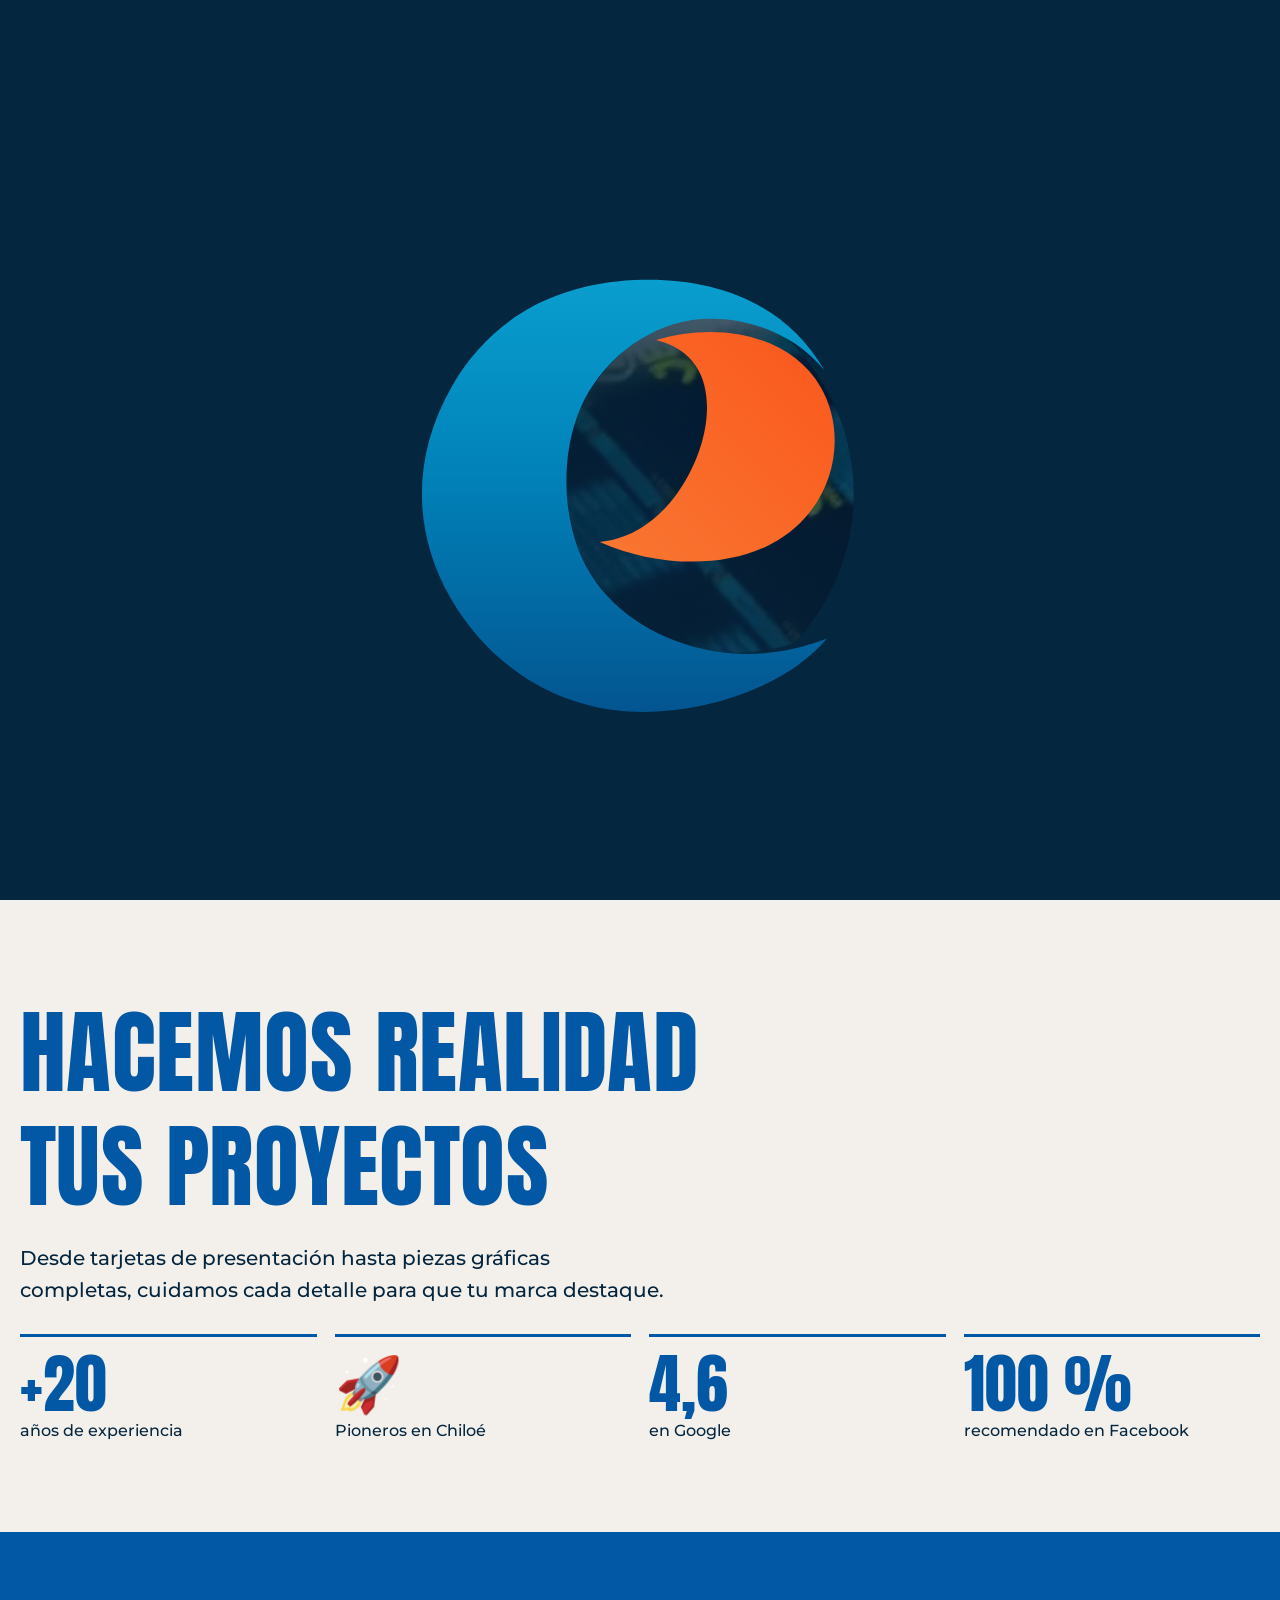
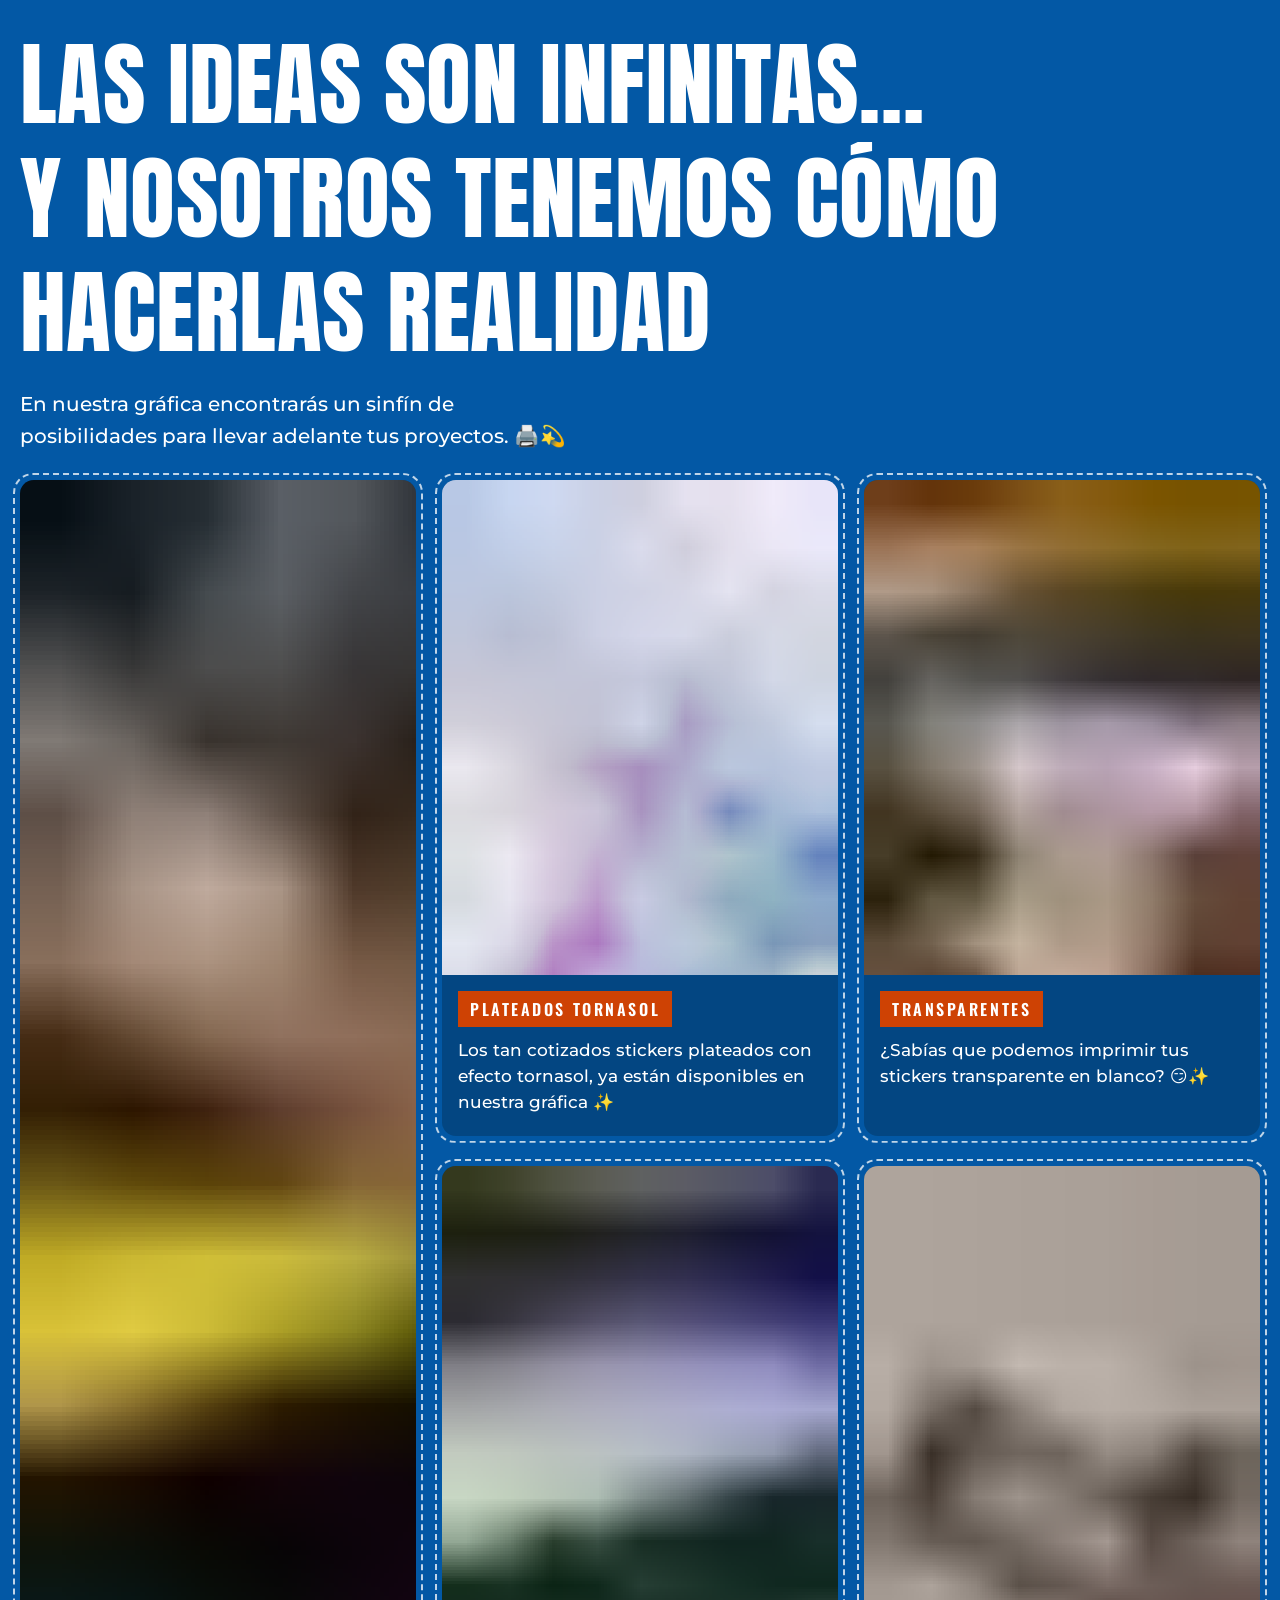
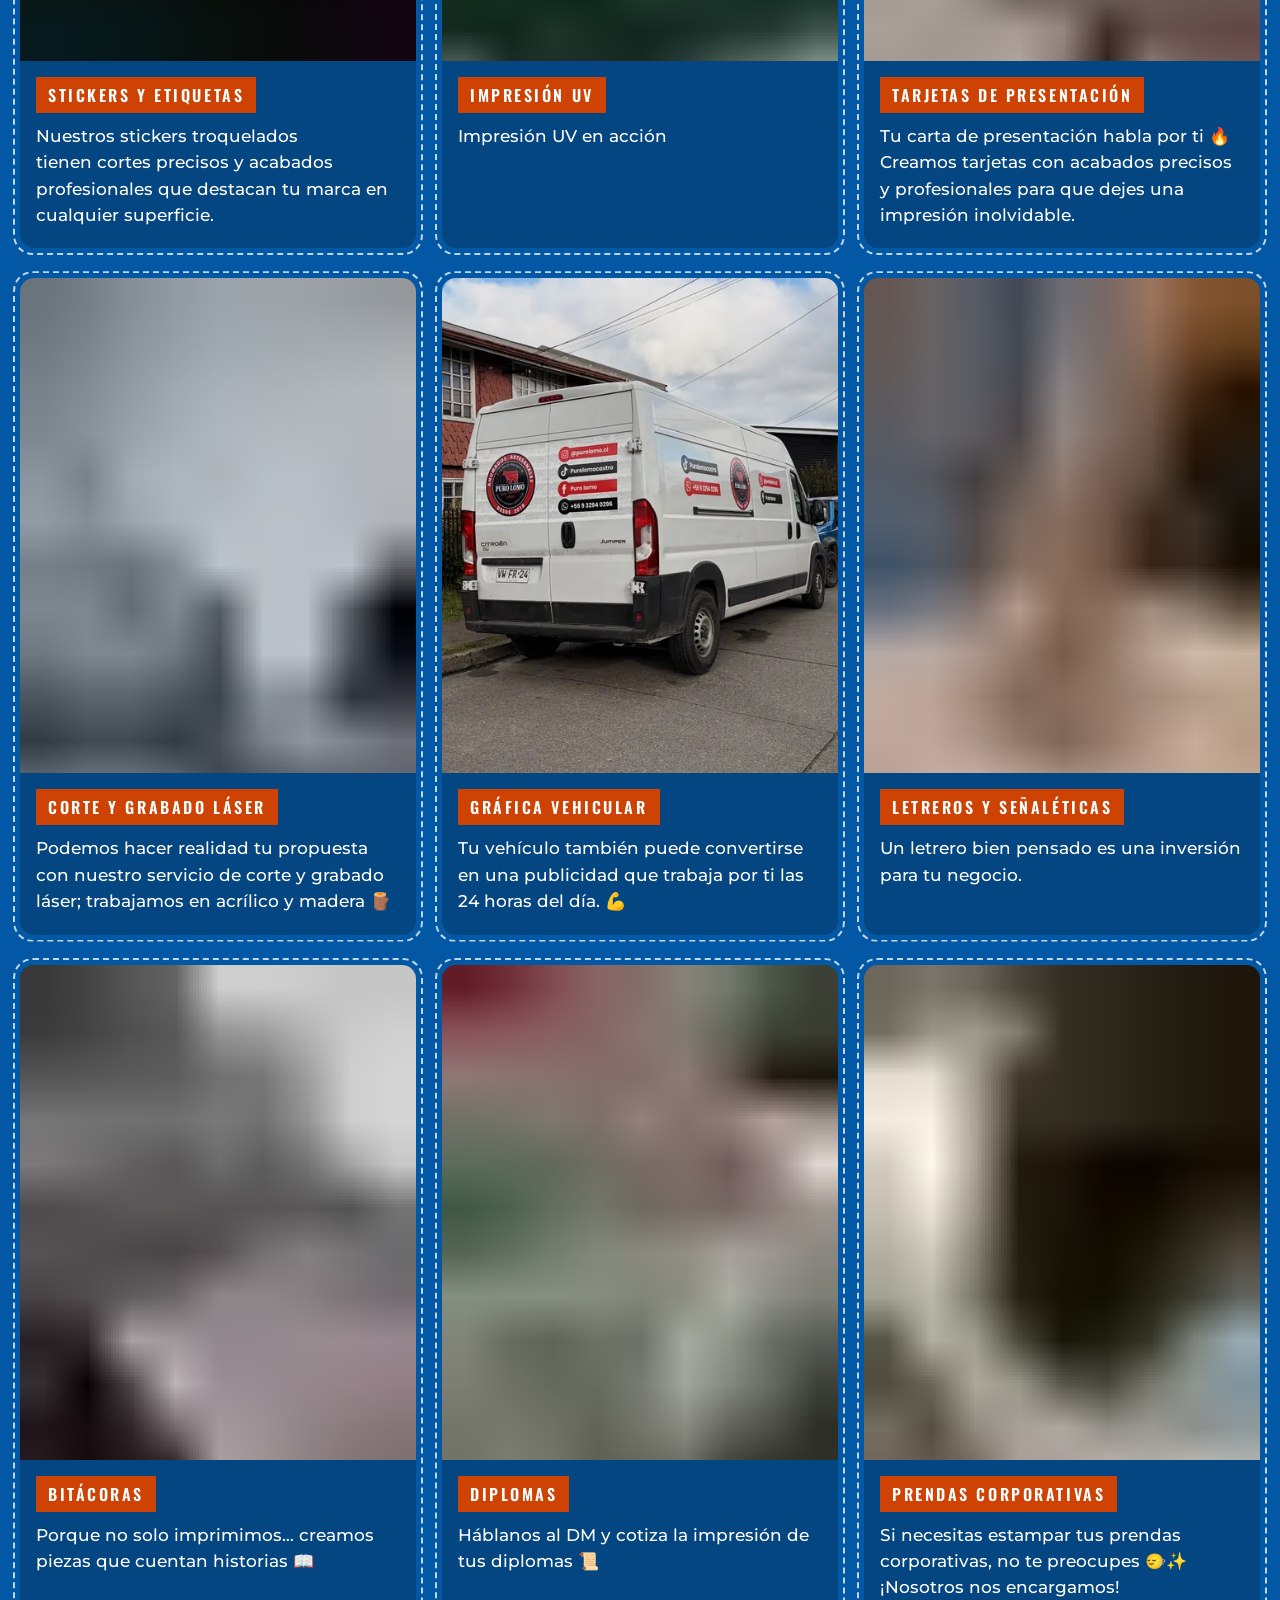
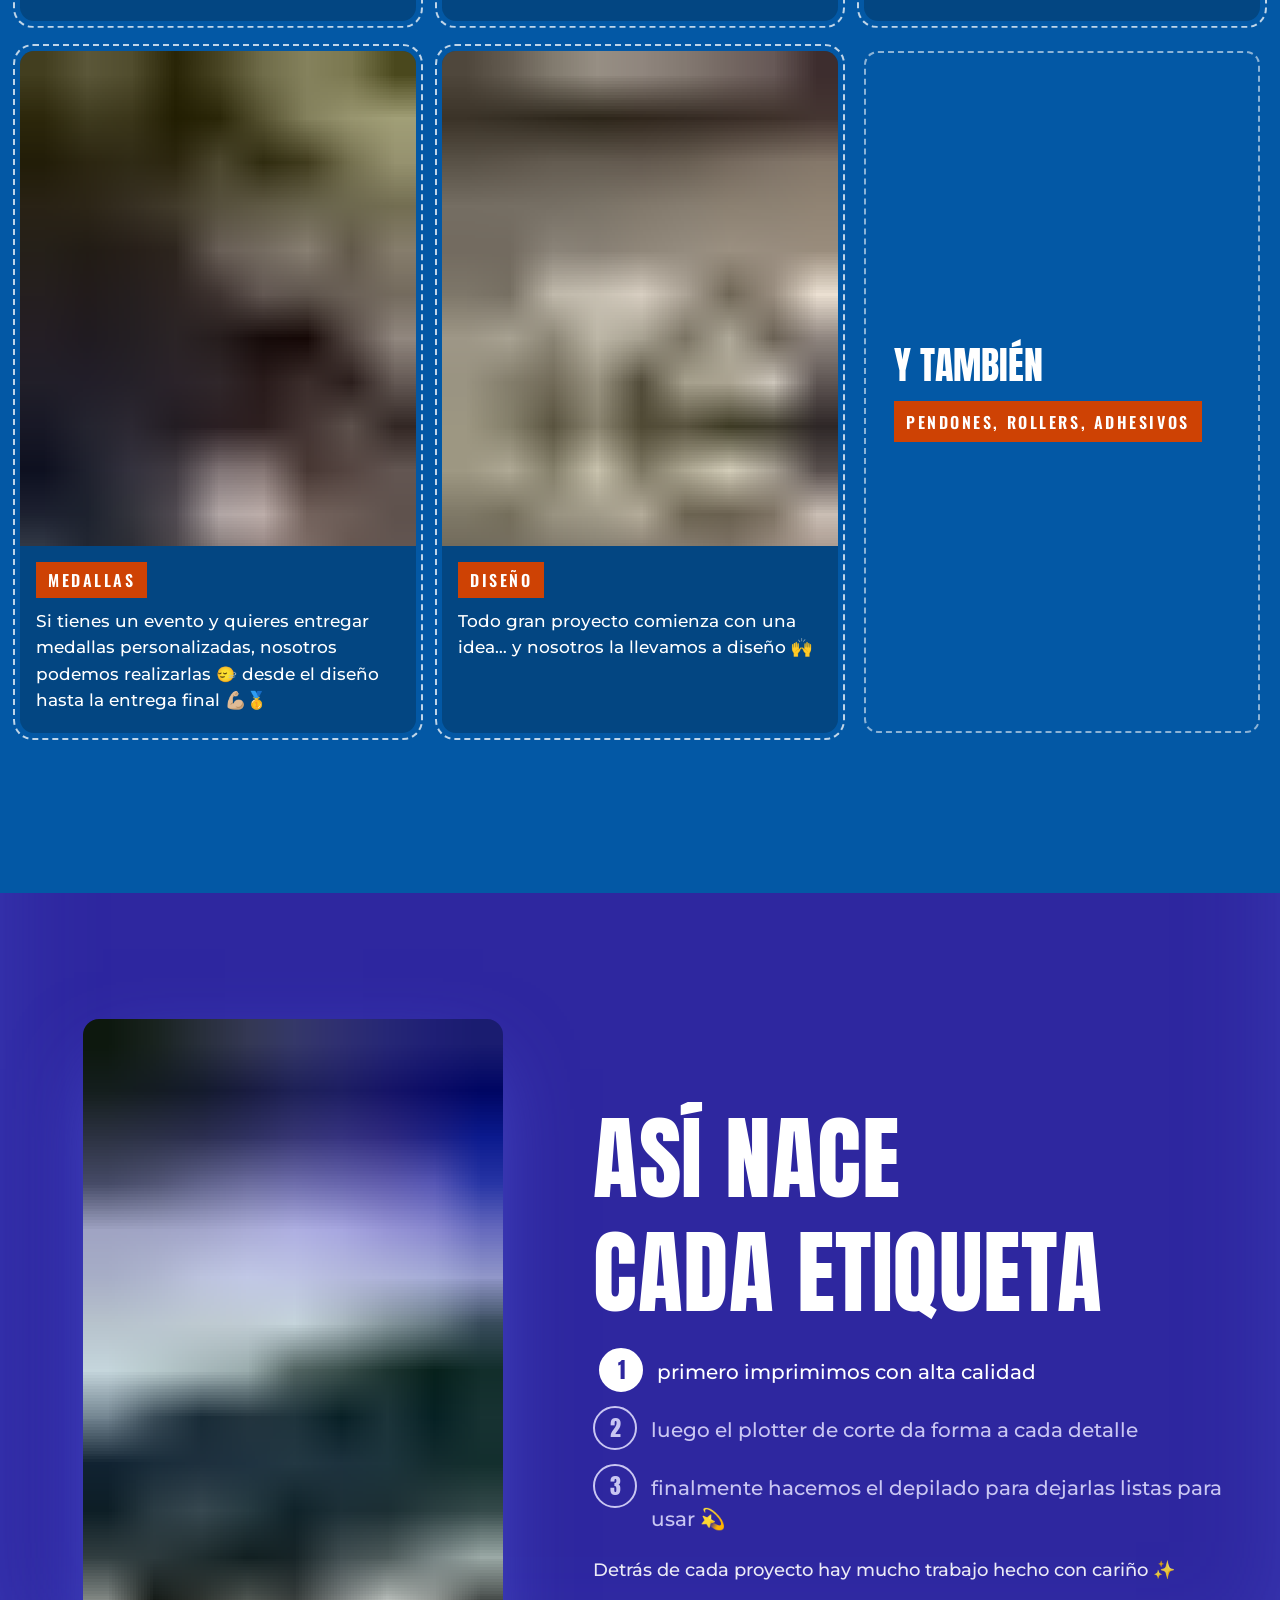
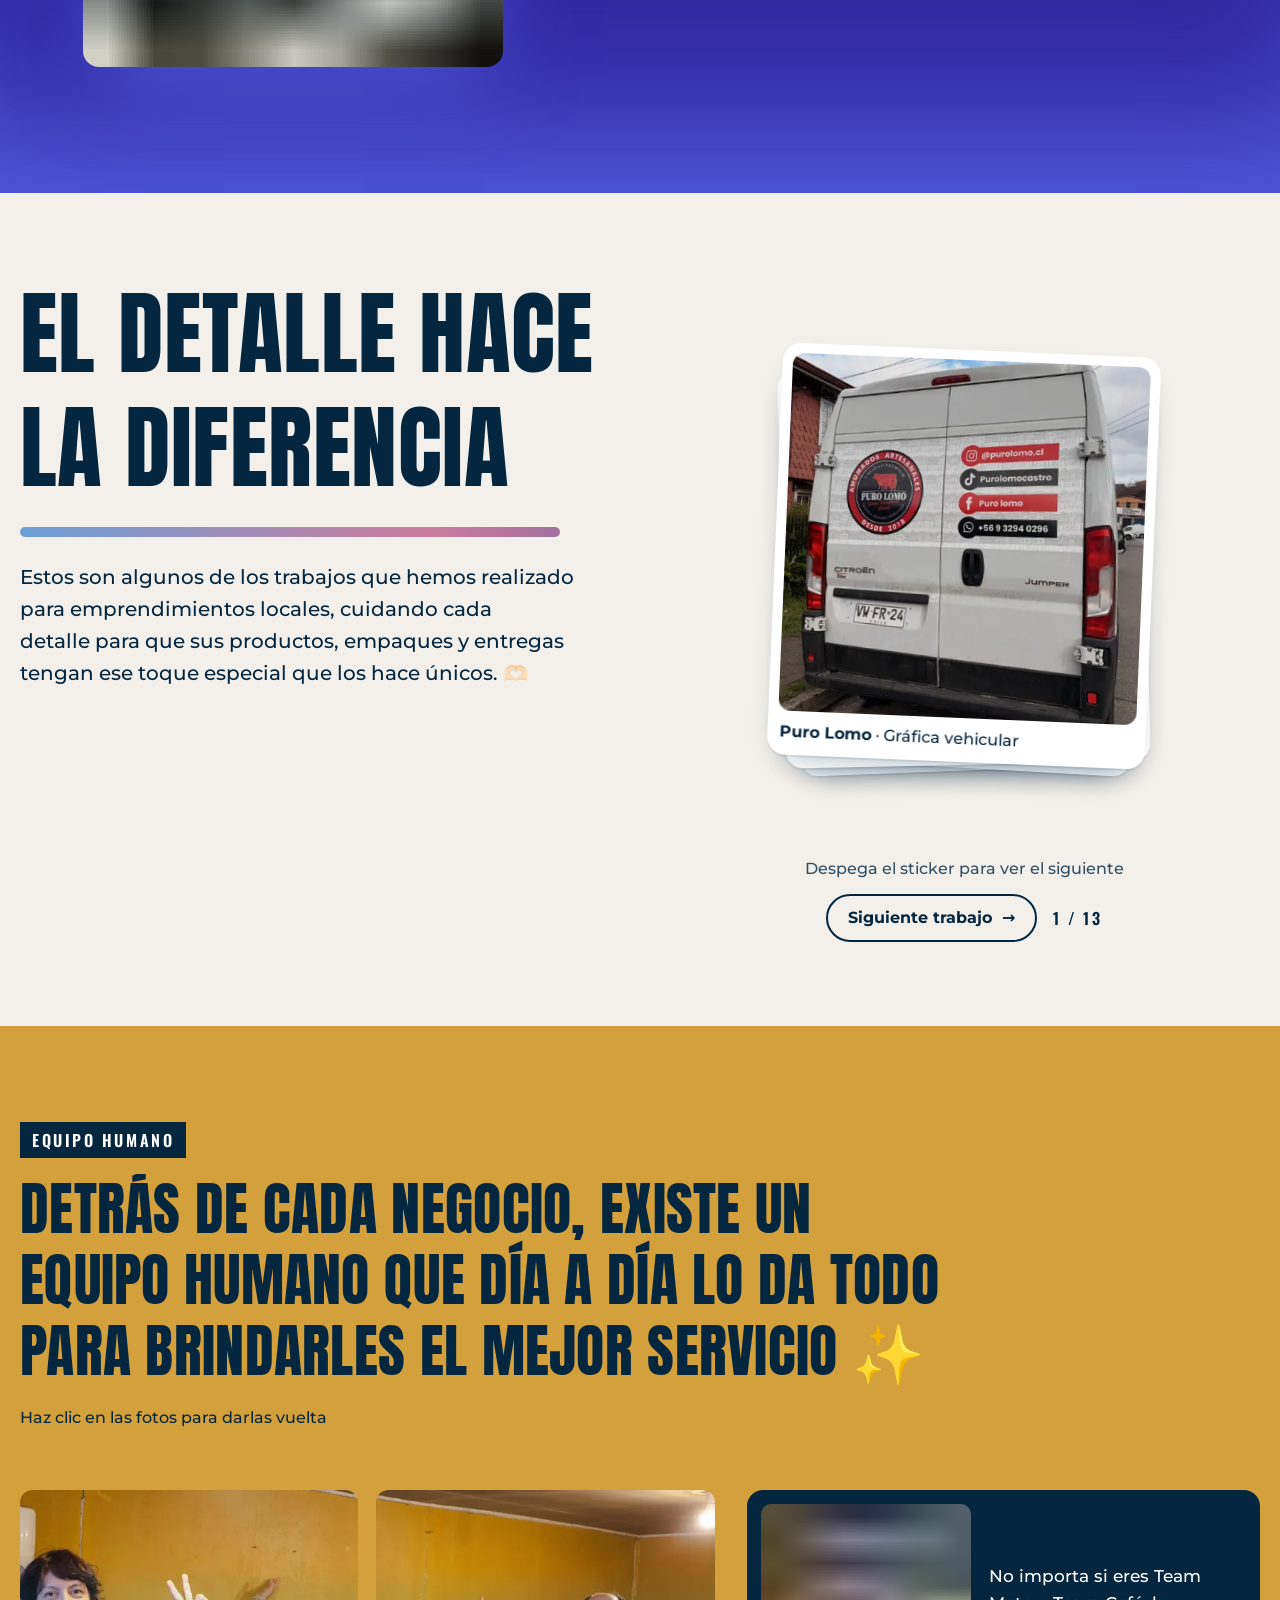
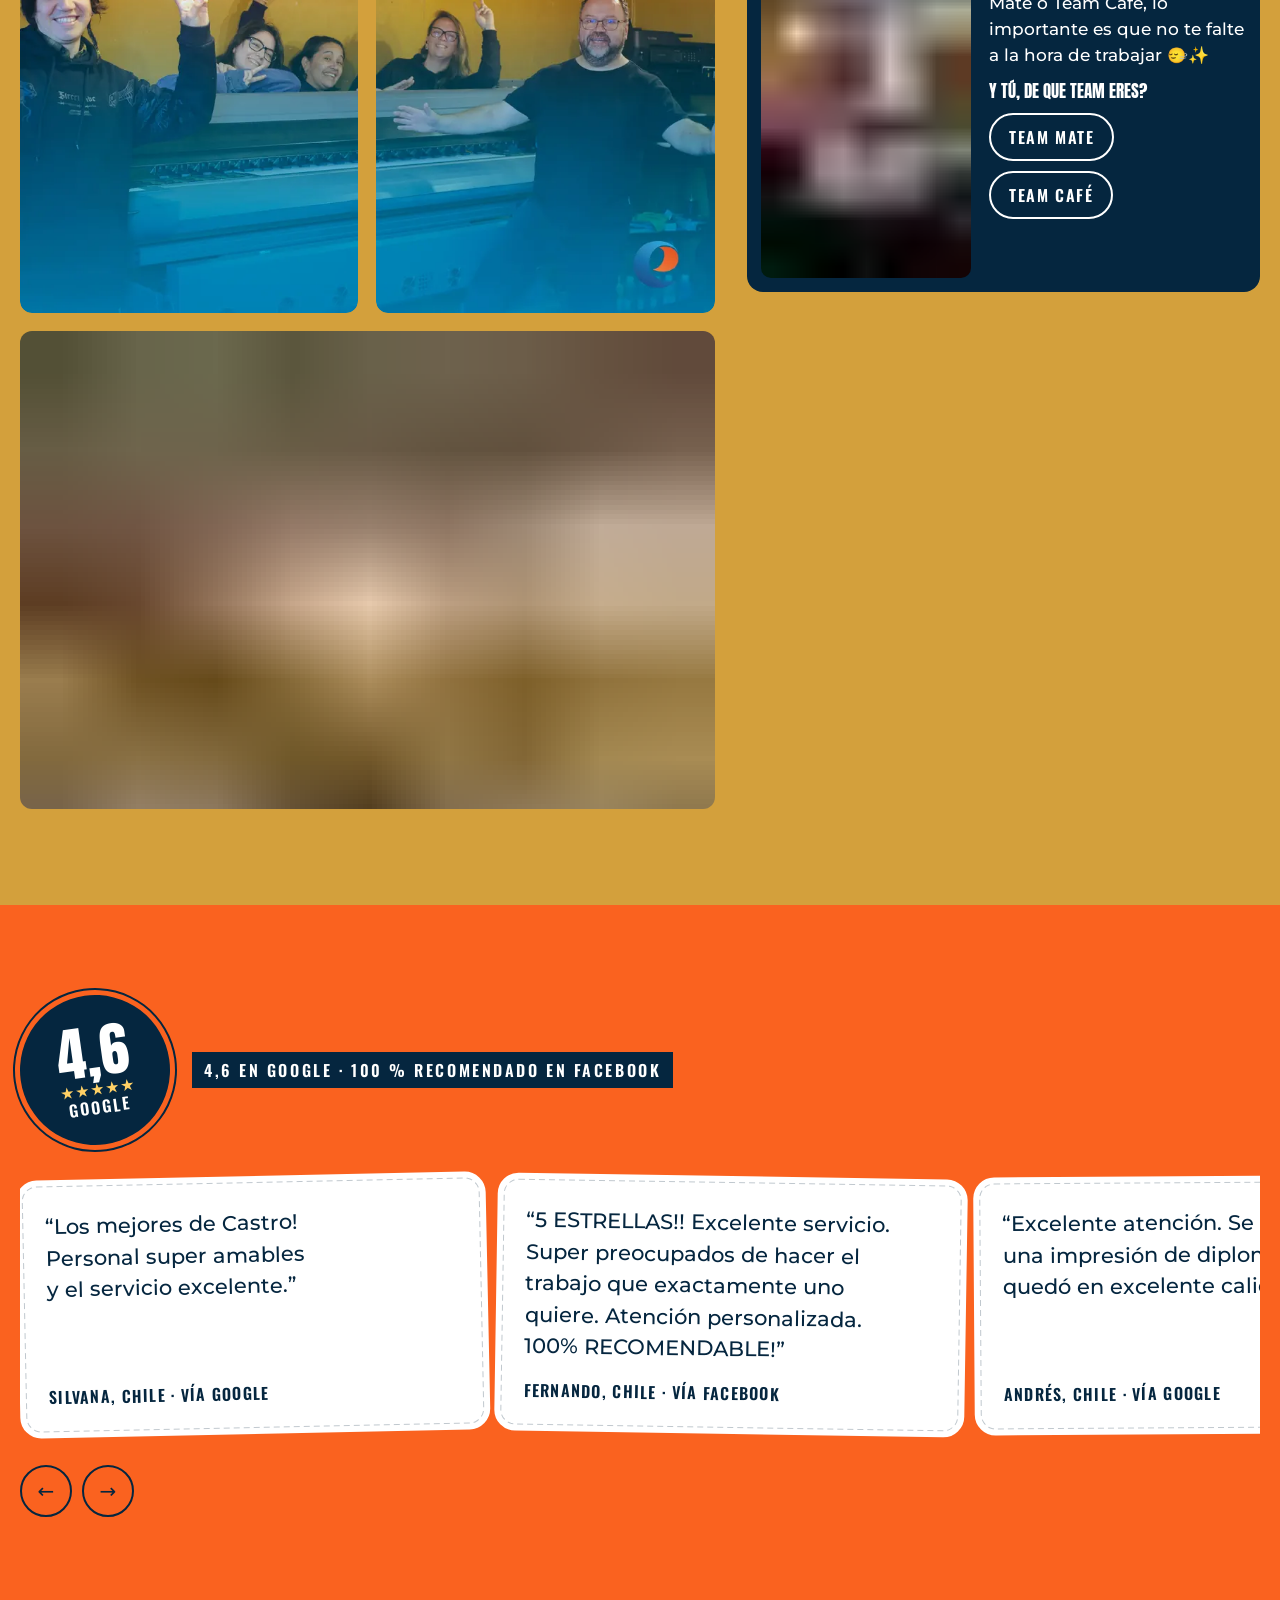
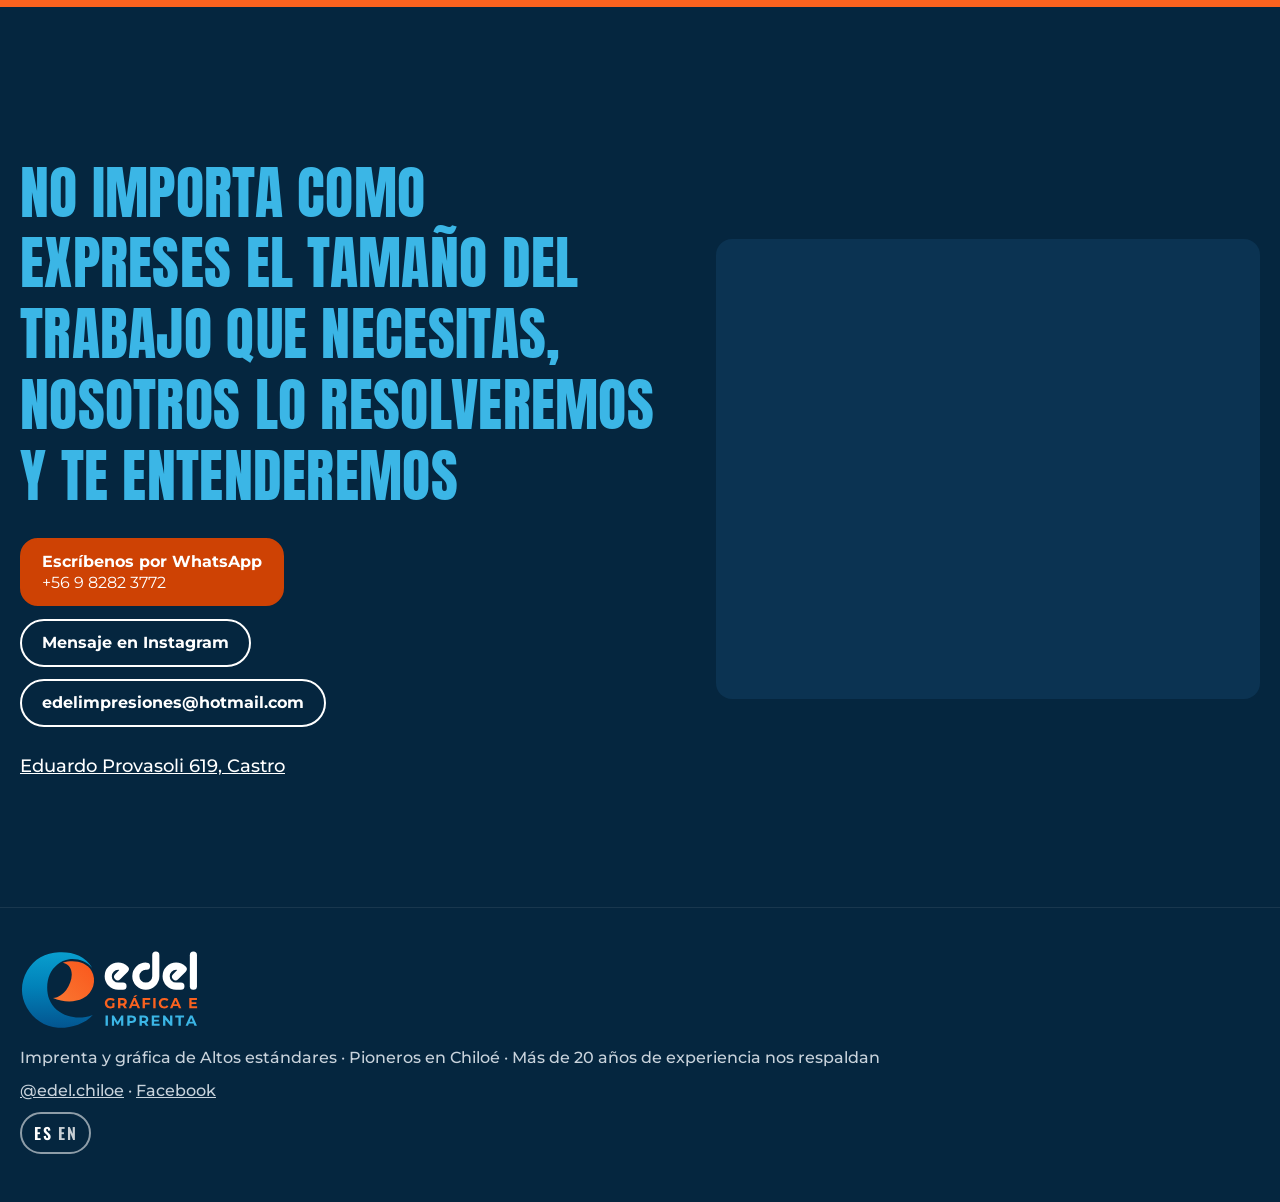
<file: nueva_v8/index.html>
<!doctype html>
<html lang="es" data-lang="es">
<head>
<meta charset="utf-8">
<style>html{background:#05263f}#ov{visibility:hidden}</style>
<meta name="viewport" content="width=device-width,initial-scale=1,viewport-fit=cover">
<title>Edel Impresiones · Imprenta y gráfica en Castro, Chiloé</title>
<meta name="description" content="Edel Impresiones, imprenta y gráfica en Castro, Chiloé: stickers y etiquetas, impresión UV, corte y grabado láser, gráfica vehicular, letreros y más. Cotiza por WhatsApp." data-meta-en="Edel Impresiones, print and graphics shop in Castro, Chiloé: stickers and labels, UV printing, laser cutting and engraving, vehicle graphics, signs and more. Get a quote on WhatsApp.">
<meta name="robots" content="noindex,nofollow">
<meta name="theme-color" content="#05263f">
<link rel="canonical" href="https://edelimpresiones.pages.dev/">
<meta property="og:type" content="website"><meta property="og:locale" content="es_CL">
<meta property="og:title" content="Edel Impresiones · Tu marca empieza por una buena impresión">
<meta property="og:description" content="Edel Impresiones, imprenta y gráfica en Castro, Chiloé: stickers y etiquetas, impresión UV, corte y grabado láser, gráfica vehicular, letreros y más. Cotiza por WhatsApp.">
<meta property="og:url" content="https://edelimpresiones.pages.dev/"><meta property="og:image" content="https://edelimpresiones.pages.dev/assets/og-edel.jpg">
<meta property="og:image:width" content="1200"><meta property="og:image:height" content="630">
<meta name="twitter:card" content="summary_large_image"><meta name="twitter:image" content="https://edelimpresiones.pages.dev/assets/og-edel.jpg">
<link rel="icon" href="../brand/favicon.svg" type="image/svg+xml"><link rel="icon" href="../brand/favicon.ico" sizes="any">
<link rel="apple-touch-icon" href="../brand/png/favicon-180.png">
<link rel="preload" href="../assets/fonts/anton-latin-400-normal.woff2" as="font" type="font/woff2" crossorigin>
<link rel="preload" href="../assets/fonts/montserrat-latin-500-normal.woff2" as="font" type="font/woff2" crossorigin>
<link rel="stylesheet" href="../css/fonts.css"><link rel="stylesheet" href="../css/tokens.css"><link rel="stylesheet" href="../css/nv8/site.css">
<script>document.documentElement.classList.add('js');try{if(localStorage.getItem('edel-lang')==='en')document.documentElement.dataset.lang='en'}catch(e){}</script>
<script type="application/ld+json">{"@context": "https://schema.org", "@type": "LocalBusiness", "name": "Edel Impresiones", "alternateName": "Imprenta y Gráfica Edel", "url": "https://edelimpresiones.pages.dev/", "image": "https://edelimpresiones.pages.dev/assets/og-edel.jpg", "logo": "https://edelimpresiones.pages.dev/brand/png/isotipo.png", "telephone": "+56982823772", "email": "edelimpresiones@hotmail.com", "address": {"@type": "PostalAddress", "streetAddress": "Eduardo Provasoli 619", "addressLocality": "Castro", "addressRegion": "Los Lagos", "addressCountry": "CL"}, "sameAs": ["https://www.instagram.com/edel.chiloe/", "https://www.facebook.com/edel.chiloe/"], "aggregateRating": {"@type": "AggregateRating", "ratingValue": "4.6", "reviewCount": "10"}}</script>
<script id="precarga" type="application/json">{"movil": [[["../assets/fonts/anton-latin-400-normal.woff2", 18612], ["../assets/fonts/montserrat-latin-400-normal.woff2", 18780], ["../assets/fonts/montserrat-latin-500-normal.woff2", 18748], ["../assets/fonts/montserrat-latin-700-normal.woff2", 18824], ["../assets/fonts/oswald-latin-600-normal.woff2", 12740], ["../assets/video/hero8-poster.webp", 44208], ["../assets/video/hero8-540b.mp4", 937124]]], "grande": [[["../assets/fonts/anton-latin-400-normal.woff2", 18612], ["../assets/fonts/montserrat-latin-400-normal.woff2", 18780], ["../assets/fonts/montserrat-latin-500-normal.woff2", 18748], ["../assets/fonts/montserrat-latin-700-normal.woff2", 18824], ["../assets/fonts/oswald-latin-600-normal.woff2", 12740], ["../assets/video/hero8-poster.webp", 44208], ["../assets/video/hero8.mp4", 3789207]]]}</script>
</head>
<body class="cargando">
<svg class="defs" width="0" height="0" aria-hidden="true" focusable="false"><defs><linearGradient id="ga" x1="0" y1="0" x2="0" y2="1"><stop offset="0" stop-color="#099ece"/><stop offset=".45" stop-color="#0182b9"/><stop offset="1" stop-color="#035590"/></linearGradient><linearGradient id="gn" x1="1" y1="0" x2="0" y2="1"><stop offset="0" stop-color="#fa571c"/><stop offset="1" stop-color="#f97732"/></linearGradient><linearGradient id="gaC" x1="0" y1="0" x2="0" y2="1"><stop offset="0" stop-color="#1aa8d8"/><stop offset=".45" stop-color="#0b90c6"/><stop offset="1" stop-color="#0a6cb0"/></linearGradient></defs></svg>
<a class="saltar" href="#contenido"><span data-en="Skip to content">Saltar al contenido</span></a>
<div id="carga" role="status" aria-live="polite">
 <svg id="ov" aria-hidden="true" preserveAspectRatio="none">
<defs>
 <clipPath id="co" clipPathUnits="userSpaceOnUse"><circle cx="263.3" cy="533.8" r="210.9"/></clipPath>
 <mask id="mkA" maskUnits="userSpaceOnUse" x="-2000" y="-2000" width="5000" height="5000"><path d="M445.48 412.35C413.91 373.36 360.36 356.43 315.81 363.07C267.64 370.25 225.78 405.65 206.77 448.31C188.07 490.31 188.32 546.6 204.1 587.72C222.22 634.93 262.1 665.41 307.81 680.4C354.56 695.74 401.66 692.98 448.12 675.3C403.75 727.52 317.22 750.76 253.19 746.82C177.2 742.14 114.31 697.87 78.58 635.06C39.07 565.61 43.67 491.63 80.03 428.3C118.93 360.56 181.84 327.64 259.33 323.83C332.55 320.24 406.61 343.52 445.48 412.35Z"/><path class="cierre" d="M445.48 412.35C413.91 373.36 360.36 356.43 315.81 363.07C267.64 370.25 225.78 405.65 206.77 448.31C188.07 490.31 188.32 546.6 204.1 587.72C222.22 634.93 262.1 665.41 307.81 680.4C354.56 695.74 401.66 692.98 448.12 675.3C403.75 727.52 317.22 750.76 253.19 746.82C177.2 742.14 114.31 697.87 78.58 635.06C39.07 565.61 43.67 491.63 80.03 428.3C118.93 360.56 181.84 327.64 259.33 323.83C332.55 320.24 406.61 343.52 445.48 412.35Z"/></mask>
 <mask id="mkN" maskUnits="userSpaceOnUse" x="-2000" y="-2000" width="5000" height="5000"><path d="M280.53 382.51C338.87 364.68 411.33 375.84 441.9 428.82C470.71 478.74 453.72 550.65 393.72 582.43C346.32 607.54 278.43 604.29 225.16 580.54C257.57 577.54 282.69 558.16 300.35 534.03C317.63 510.42 329.83 479.42 330.35 450.39C330.92 418.76 317.58 391.64 280.53 382.51Z"/><path class="cierre" d="M280.53 382.51C338.87 364.68 411.33 375.84 441.9 428.82C470.71 478.74 453.72 550.65 393.72 582.43C346.32 607.54 278.43 604.29 225.16 580.54C257.57 577.54 282.69 558.16 300.35 534.03C317.63 510.42 329.83 479.42 330.35 450.39C330.92 418.76 317.58 391.64 280.53 382.51Z"/></mask>
 <mask id="mk" maskUnits="userSpaceOnUse" x="-1e5" y="-1e5" width="2e5" height="2e5">
  <rect x="-1e5" y="-1e5" width="2e5" height="2e5" fill="#fff"/>
  <g class="ap"><circle id="hueco" cx="358.7" cy="521.1" r="0" fill="#000" clip-path="url(#co)"/></g>
 </mask>
</defs>
<rect id="velo" x="-1e5" y="-1e5" width="2e5" height="2e5" fill="#05263f" mask="url(#mk)"/>
<g class="ap">
 <path id="isoA" d="M445.48 412.35C413.91 373.36 360.36 356.43 315.81 363.07C267.64 370.25 225.78 405.65 206.77 448.31C188.07 490.31 188.32 546.6 204.1 587.72C222.22 634.93 262.1 665.41 307.81 680.4C354.56 695.74 401.66 692.98 448.12 675.3C403.75 727.52 317.22 750.76 253.19 746.82C177.2 742.14 114.31 697.87 78.58 635.06C39.07 565.61 43.67 491.63 80.03 428.3C118.93 360.56 181.84 327.64 259.33 323.83C332.55 320.24 406.61 343.52 445.48 412.35Z" fill="url(#gaC)" mask="url(#mkA)"/>
 <path id="isoN" d="M280.53 382.51C338.87 364.68 411.33 375.84 441.9 428.82C470.71 478.74 453.72 550.65 393.72 582.43C346.32 607.54 278.43 604.29 225.16 580.54C257.57 577.54 282.69 558.16 300.35 534.03C317.63 510.42 329.83 479.42 330.35 450.39C330.92 418.76 317.58 391.64 280.53 382.51Z" fill="url(#gn)" mask="url(#mkN)"/>
 <g id="pal" transform="translate(-521.5 473)">
  <g id="edel" fill="none" stroke="#fff" stroke-width="40" stroke-linecap="round" stroke-linejoin="round"><path d="M618 514H591A56 56 0 0 1 535 458A56 56 0 0 1 591 402A56 56 0 0 1 630.60 418.40L588.17 460.83" pathLength="1"/><path d="M750 402A56 56 0 0 0 690 458A56 56 0 0 0 746 514A56 56 0 0 0 802 458V340" pathLength="1"/><path d="M943 514H916A56 56 0 0 1 860 458A56 56 0 0 1 916 402A56 56 0 0 1 955.60 418.40L913.17 460.83" pathLength="1"/><path d="M1013 340V514" pathLength="1"/></g>
  <path id="sub1" d="M547.1057142857143 638.9771428571429Q540.3471428571428 638.9771428571429 534.6878571428571 636.8192857142858Q529.0285714285714 634.6614285714286 524.8349999999999 630.6714285714286Q520.6414285714285 626.6814285714286 518.3207142857143 621.3071428571429Q516.0 615.9328571428572 516.0 609.5Q516.0 603.0671428571428 518.3207142857143 597.6928571428571Q520.6414285714285 592.3185714285714 524.8757142857143 588.3285714285714Q529.11 584.3385714285714 534.81 582.1807142857142Q540.51 580.0228571428571 547.3499999999999 580.0228571428571Q554.9228571428571 580.0228571428571 560.9892857142856 582.5471428571428Q567.0557142857142 585.0714285714286 571.2085714285714 589.8757142857143L562.74 597.6928571428572Q559.6457142857142 594.4357142857143 555.9814285714285 592.8478571428572Q552.3171428571428 591.26 548.0014285714285 591.26Q543.8485714285714 591.26 540.4285714285713 592.5628571428572Q537.0085714285714 593.8657142857143 534.525 596.3085714285714Q532.0414285714286 598.7514285714286 530.6978571428572 602.09Q529.3542857142857 605.4285714285714 529.3542857142857 609.5Q529.3542857142857 613.49 530.6978571428572 616.8285714285714Q532.0414285714286 620.1671428571428 534.525 622.6507142857142Q537.0085714285714 625.1342857142857 540.3878571428571 626.4371428571428Q543.7671428571429 627.74 547.8385714285714 627.74Q551.7471428571429 627.74 555.4521428571429 626.4778571428571Q559.1571428571428 625.2157142857143 562.6585714285713 622.2028571428572L570.15 631.73Q565.5085714285714 635.2314285714285 559.3607142857143 637.1042857142857Q553.2128571428572 638.9771428571429 547.1057142857143 638.9771428571429ZM570.15 631.73 558.0985714285714 630.02V608.6042857142858H570.15Z M590.1346428571428 638.0V581.0H614.4817857142857Q626.3703571428572 581.0 632.9660714285715 586.4964285714286Q639.5617857142857 591.9928571428571 639.5617857142857 601.6828571428572Q639.5617857142857 608.0342857142857 636.5489285714286 612.635Q633.5360714285714 617.2357142857143 627.9989285714286 619.6785714285714Q622.4617857142857 622.1214285714286 614.8075 622.1214285714286H597.4632142857143L603.3260714285715 616.34V638.0ZM626.3703571428572 638.0 612.1203571428572 617.3171428571428H626.2075L640.6203571428572 638.0ZM603.3260714285715 617.8057142857143 597.4632142857143 611.6171428571429H614.0746428571429Q620.1817857142858 611.6171428571429 623.1946428571429 608.9707142857143Q626.2075 606.3242857142857 626.2075 601.6828571428572Q626.2075 596.96 623.1946428571429 594.3542857142857Q620.1817857142858 591.7485714285714 614.0746428571429 591.7485714285714H597.4632142857143L603.3260714285715 585.4785714285714Z M650.2635714285715 638.0 675.6692857142858 581.0H688.6978571428572L714.1850000000001 638.0H700.3421428571429L679.4964285714286 587.6771428571428H684.7078571428572L663.7807142857143 638.0ZM662.9664285714287 625.7857142857143 666.4678571428572 615.77H695.782142857143L699.365 625.7857142857143ZM674.7735714285716 576.3585714285715 685.7664285714287 564.6328571428572H699.4464285714287L684.7078571428573 576.3585714285715Z M727.8996428571429 638.0V581.0H770.9753571428571V591.5857142857143H741.0910714285715V638.0ZM740.1139285714286 617.2357142857143V606.65H767.4739285714286V617.2357142857143Z M787.702857142857 638.0V581.0H800.8942857142857V638.0Z M849.4603571428571 638.9771428571429Q842.8646428571428 638.9771428571429 837.2053571428571 636.8192857142858Q831.5460714285714 634.6614285714286 827.3932142857143 630.6714285714286Q823.2403571428571 626.6814285714286 820.9196428571429 621.3071428571429Q818.5989285714286 615.9328571428572 818.5989285714286 609.5Q818.5989285714286 603.0671428571428 820.9196428571429 597.6928571428571Q823.2403571428571 592.3185714285714 827.4339285714285 588.3285714285714Q831.6274999999999 584.3385714285714 837.2460714285714 582.1807142857142Q842.8646428571428 580.0228571428571 849.5417857142857 580.0228571428571Q856.9517857142857 580.0228571428571 862.9367857142856 582.587857142857Q868.9217857142856 585.1528571428571 872.9932142857143 590.12L864.5246428571428 597.9371428571428Q861.5932142857142 594.5985714285714 858.0103571428572 592.9292857142857Q854.4275 591.26 850.1932142857142 591.26Q846.2032142857142 591.26 842.8646428571428 592.5628571428572Q839.5260714285714 593.8657142857143 837.0832142857143 596.3085714285714Q834.6403571428572 598.7514285714286 833.2967857142858 602.09Q831.9532142857142 605.4285714285714 831.9532142857142 609.5Q831.9532142857142 613.5714285714286 833.2967857142858 616.91Q834.6403571428572 620.2485714285714 837.0832142857143 622.6914285714286Q839.5260714285714 625.1342857142857 842.8646428571428 626.4371428571428Q846.2032142857142 627.74 850.1932142857142 627.74Q854.4275 627.74 858.0103571428572 626.0707142857143Q861.5932142857142 624.4014285714286 864.5246428571428 620.9814285714285L872.9932142857143 628.7985714285714Q868.9217857142856 633.7657142857142 862.9367857142856 636.3714285714286Q856.9517857142857 638.9771428571429 849.4603571428571 638.9771428571429Z M881.415 638.0 906.8207142857143 581.0H919.8492857142857L945.3364285714285 638.0H931.4935714285714L910.6478571428571 587.6771428571428H915.8592857142856L894.9321428571428 638.0ZM894.1178571428571 625.7857142857143 897.6192857142856 615.77H926.9335714285714L930.5164285714285 625.7857142857143Z M989.8657142857144 638.0V581.0H1032.9414285714286V591.5857142857143H1002.9757142857143V627.4142857142857H1034.0V638.0ZM1001.9985714285715 614.2228571428572V603.9628571428572H1029.44V614.2228571428572Z" fill="#fa621f"/><path id="sub2" d="M520.0 736.0V679.0H533.1914285714286V736.0Z M555.5493877551021 736.0V679.0H566.4608163265306L590.7265306122449 719.2257142857143H584.9451020408163L608.8036734693877 679.0H619.6336734693878L619.7965306122449 736.0H607.419387755102L607.3379591836734 697.9728571428572H609.6179591836735L590.5636734693877 729.9742857142858H584.619387755102L565.1579591836735 697.9728571428572H567.9265306122448V736.0Z M642.1544897959184 736.0V679.0H666.8273469387755Q674.4816326530612 679.0 680.018775510204 681.4835714285714Q685.5559183673469 683.9671428571429 688.568775510204 688.6085714285714Q691.5816326530612 693.25 691.5816326530612 699.6828571428572Q691.5816326530612 706.0342857142857 688.568775510204 710.6757142857143Q685.5559183673469 715.3171428571428 680.018775510204 717.8007142857143Q674.4816326530612 720.2842857142857 666.8273469387755 720.2842857142857H649.4830612244898L655.3459183673469 714.34V736.0ZM655.3459183673469 715.8057142857143 649.4830612244898 709.5357142857143H666.0944897959183Q672.2016326530612 709.5357142857143 675.2144897959183 706.9300000000001Q678.2273469387754 704.3242857142857 678.2273469387754 699.6828571428572Q678.2273469387754 694.96 675.2144897959183 692.3542857142857Q672.2016326530612 689.7485714285714 666.0944897959183 689.7485714285714H649.4830612244898L655.3459183673469 683.4785714285714Z M710.6010204081633 736.0V679.0H734.9481632653061Q746.8367346938776 679.0 753.4324489795919 684.4964285714286Q760.0281632653061 689.9928571428571 760.0281632653061 699.6828571428572Q760.0281632653061 706.0342857142857 757.0153061224489 710.635Q754.0024489795918 715.2357142857143 748.465306122449 717.6785714285714Q742.9281632653061 720.1214285714286 735.2738775510204 720.1214285714286H717.9295918367347L723.7924489795919 714.34V736.0ZM746.8367346938776 736.0 732.5867346938776 715.3171428571428H746.6738775510204L761.0867346938776 736.0ZM723.7924489795919 715.8057142857143 717.9295918367347 709.6171428571429H734.5410204081633Q740.6481632653062 709.6171428571429 743.6610204081633 706.9707142857143Q746.6738775510204 704.3242857142857 746.6738775510204 699.6828571428572Q746.6738775510204 694.96 743.6610204081633 692.3542857142857Q740.6481632653062 689.7485714285714 734.5410204081633 689.7485714285714H717.9295918367347L723.7924489795919 683.4785714285714Z M779.2918367346938 736.0V679.0H822.3675510204081V689.5857142857143H792.4018367346938V725.4142857142857H823.4261224489795V736.0ZM791.424693877551 712.2228571428572V701.9628571428572H818.8661224489796V712.2228571428572Z M842.7712244897959 736.0V679.0H853.6826530612244L887.3126530612244 720.04H882.0197959183673V679.0H895.0483673469388V736.0H884.2183673469387L850.5069387755102 694.96H855.7997959183673V736.0Z M929.213469387755 736.0V689.7485714285714H910.973469387755V679.0H960.6448979591836V689.7485714285714H942.4048979591836V736.0Z M969.0785714285713 736.0 994.4842857142856 679.0H1007.512857142857L1033.0 736.0H1019.1571428571427L998.3114285714285 685.6771428571428H1003.522857142857L982.5957142857142 736.0ZM981.7814285714285 723.7857142857143 985.282857142857 713.77H1014.5971428571428L1018.1799999999998 723.7857142857143Z" fill="#3bb6e6"/>
 </g>
</g>
</svg>
 <p class="pct"><span id="pct">0</span> %<span class="sr" data-en="Loading Edel Impresiones">Cargando Edel Impresiones</span></p>
</div>

<header class="nav" id="nav">
 <a class="nav-logo" href="#portada" aria-label="Edel Impresiones"><svg class="logo-nav" viewBox="40 300 1010 460" aria-hidden="true"><path d="M445.48 412.35C413.91 373.36 360.36 356.43 315.81 363.07C267.64 370.25 225.78 405.65 206.77 448.31C188.07 490.31 188.32 546.6 204.1 587.72C222.22 634.93 262.1 665.41 307.81 680.4C354.56 695.74 401.66 692.98 448.12 675.3C403.75 727.52 317.22 750.76 253.19 746.82C177.2 742.14 114.31 697.87 78.58 635.06C39.07 565.61 43.67 491.63 80.03 428.3C118.93 360.56 181.84 327.64 259.33 323.83C332.55 320.24 406.61 343.52 445.48 412.35Z" fill="url(#ga)"/><path d="M280.53 382.51C338.87 364.68 411.33 375.84 441.9 428.82C470.71 478.74 453.72 550.65 393.72 582.43C346.32 607.54 278.43 604.29 225.16 580.54C257.57 577.54 282.69 558.16 300.35 534.03C317.63 510.42 329.83 479.42 330.35 450.39C330.92 418.76 317.58 391.64 280.53 382.51Z" fill="url(#gn)"/><g fill="none" stroke="currentColor" stroke-width="40" stroke-linecap="round"><path d="M618 514H591A56 56 0 0 1 535 458A56 56 0 0 1 591 402A56 56 0 0 1 630.60 418.40L588.17 460.83"/><path d="M802 340V458A56 56 0 0 1 746 514A56 56 0 0 1 690 458A56 56 0 0 1 750 402"/><path d="M943 514H916A56 56 0 0 1 860 458A56 56 0 0 1 916 402A56 56 0 0 1 955.60 418.40L913.17 460.83"/><path d="M1013 340V514"/></g></svg></a>
 <nav class="nav-links" aria-label="Secciones" data-aria-en="Sections">
  <a href="#servicios"><span data-en="Services">Servicios</span></a><a href="#proceso"><span data-en="Process">Proceso</span></a>
  <a href="#trabajos"><span data-en="Work">Trabajos</span></a><a href="#equipo"><span data-en="Team">Equipo</span></a><a href="#resenas"><span data-en="Reviews">Reseñas</span></a>
 </nav>
 <div class="nav-acc">
  <a class="btn btn-cot mag" href="https://wa.me/56982823772?text=Hola%20Edel%2C%20quiero%20cotizar%20un%20trabajo" data-href-en="https://wa.me/56982823772?text=Hi%20Edel%2C%20I%20would%20like%20a%20quote%20for%20a%20job" target="_blank" rel="noopener"><span data-en="Get a quote">Cotiza</span></a>
  <button class="menu-b" type="button" aria-expanded="false" aria-controls="menu"><span class="menu-ico" aria-hidden="true"></span><span class="sr" data-en="Menu">Menú</span></button>
 </div>
</header>
<div class="menu" id="menu" role="dialog" aria-modal="true" aria-label="Menú" data-aria-en="Menu" hidden>
 <button class="menu-x" type="button"><span data-en="Close">Cerrar</span> <span aria-hidden="true">✕</span></button>
 <nav aria-label="Secciones" data-aria-en="Sections">
  <a href="#servicios"><span data-en="Services">Servicios</span></a><a href="#proceso"><span data-en="Process">Proceso</span></a><a href="#trabajos"><span data-en="Work">Trabajos</span></a>
  <a href="#equipo"><span data-en="Team">Equipo</span></a><a href="#resenas"><span data-en="Reviews">Reseñas</span></a><a href="#cotiza"><span data-en="Get a quote">Cotiza</span></a>
 </nav>
 <a class="btn btn-wa" href="https://wa.me/56982823772?text=Hola%20Edel%2C%20quiero%20cotizar%20un%20trabajo" data-href-en="https://wa.me/56982823772?text=Hi%20Edel%2C%20I%20would%20like%20a%20quote%20for%20a%20job" target="_blank" rel="noopener"><span data-en="Get a quote on WhatsApp">Cotiza por WhatsApp</span><small>+56 9 8282 3772</small></a>
 <p class="menu-dir" lang="es">Eduardo Provasoli 619, Castro · @edel.chiloe</p>
 <p class="menu-lang"><button class="lang" type="button" aria-label="Cambiar idioma a inglés" data-aria-en="Switch language to Spanish"><span class="es">ES</span><span class="en">EN</span></button></p>
</div>

<main id="contenido">
<section class="s-portada" id="portada">
 <div class="hero-v"><video class="vid hero-video" muted playsinline loop preload="none" poster="../assets/video/hero8-poster.webp" style="background-image:url([data-uri])" aria-label="Máquinas de Edel imprimiendo y cortando: impresora UV, plotter de corte, láser y depilado de stickers" data-aria-en="Edel machines printing and cutting: UV printer, cutting plotter, laser and sticker weeding" data-src-movil="../assets/video/hero8-540b.mp4" data-src-grande="../assets/video/hero8.mp4"></video></div>
 <div class="hero-t">
  <h1 class="h1" lang="es"><span class="ln"><span>Tu marca</span></span><span class="ln"><span>empieza por una</span></span><span class="ln"><span>buena <em>impresión</em></span></span></h1>
  <p class="glosa-h" lang="en" hidden>Your brand starts with a good impression</p>
  <p class="banda b-nar" lang="es">Pioneros en Chiloé · Más de 20 años de experiencia nos respaldan</p>
  <div class="hero-b"><a class="btn btn-wa mag" href="https://wa.me/56982823772?text=Hola%20Edel%2C%20quiero%20cotizar%20un%20trabajo" data-href-en="https://wa.me/56982823772?text=Hi%20Edel%2C%20I%20would%20like%20a%20quote%20for%20a%20job" target="_blank" rel="noopener"><span data-en="Get a quote on WhatsApp">Cotiza por WhatsApp</span></a>
  <a class="btn btn-l mag" href="#trabajos"><span data-en="See our work">Ver trabajos</span></a></div>
 </div>
</section>

<section class="s-intro" id="intro">
 <div class="w">
  <h2 class="h2" lang="es"><span class="ln"><span>Hacemos realidad</span></span><span class="ln"><span>tus proyectos</span></span></h2>
  <p class="glosa-h" lang="en" hidden>We make your projects happen</p>
  <p class="lead" lang="es">Desde tarjetas de presentación hasta piezas gráficas completas, cuidamos cada detalle para que tu marca destaque.</p>
  <ul class="cifras">
   <li><b data-cuenta="20">+20</b><span data-en="years of experience">años de experiencia</span></li>
   <li><b aria-hidden="true">🚀</b><span data-en="Pioneers in Chiloé">Pioneros en Chiloé</span></li>
   <li><b data-cuenta="4.6" data-en="4.6">4,6</b><span data-en="on Google">en Google</span></li>
   <li><b data-cuenta="100" data-en="100%">100 %</b><span data-en="recommended on Facebook">recomendado en Facebook</span></li>
  </ul>
 </div>
</section>

<section class="s-serv" id="servicios">
 <div class="w">
  <h2 class="h2" lang="es"><span class="ln"><span>Las ideas son infinitas…</span></span><span class="ln"><span>y nosotros tenemos cómo</span></span><span class="ln"><span>hacerlas realidad</span></span></h2>
  <p class="glosa-h" lang="en" hidden>Ideas are endless… and we have what it takes to make them real</p>
  <p class="lead" lang="es">En nuestra gráfica encontrarás un sinfín de posibilidades para llevar adelante tus proyectos. 🖨️💫</p>
  <div class="serv-grid"><div class="col col-1"><article class="serv" style="order:0" data-src-ig="IG-21"><span class="troquel" aria-hidden="true"></span><div class="serv-m"><video class="vid " muted playsinline loop autoplay preload="none" data-poster="../assets/video/stickers8-poster.webp" style="background-image:url([data-uri])" aria-label="Corte y depilado de stickers troquelados" data-aria-en="Cutting and weeding die-cut stickers" data-src="../assets/video/stickers8.mp4"></video></div><div class="serv-t"><h3 class="banda" data-en="Stickers &amp; labels">Stickers y etiquetas</h3><p lang="es">Nuestros stickers troquelados tienen cortes precisos y acabados profesionales que destacan tu marca en cualquier superficie.</p></div></article><article class="serv" style="order:5" data-src-ig="IG-17"><span class="troquel" aria-hidden="true"></span><div class="serv-m"><video class="vid " muted playsinline loop autoplay preload="none" data-poster="../assets/video/laser8-poster.webp" style="background-image:url([data-uri])" aria-label="Mostrador de madera cortado con láser, armado pieza por pieza" data-aria-en="Laser-cut wooden display stand assembled piece by piece" data-src="../assets/video/laser8.mp4"></video></div><div class="serv-t"><h3 class="banda" data-en="Laser cutting &amp; engraving">Corte y grabado láser</h3><p lang="es">Podemos hacer realidad tu propuesta con nuestro servicio de corte y grabado láser; trabajamos en acrílico y madera 🪵</p></div></article><article class="serv" style="order:7" data-src-ig="IG-34"><span class="troquel" aria-hidden="true"></span><div class="serv-m"><video class="vid " muted playsinline loop autoplay preload="none" data-poster="../assets/video/letreros8-poster.webp" style="background-image:url([data-uri])" aria-label="Letrero de Pilates &amp; Skincare cortado a mano" data-aria-en="Pilates &amp; Skincare sign being hand-trimmed" data-src="../assets/video/letreros8.mp4"></video></div><div class="serv-t"><h3 class="banda" data-en="Signs &amp; wayfinding">Letreros y señaléticas</h3><p lang="es">Un letrero bien pensado es una inversión para tu negocio.</p></div></article><article class="serv" style="order:12" data-src-ig="IG-19"><span class="troquel" aria-hidden="true"></span><div class="serv-m"><video class="vid " muted playsinline loop autoplay preload="none" data-poster="../assets/video/diseno-poster.webp" style="background-image:url([data-uri])" aria-label="Diseño en pantalla antes del corte" data-aria-en="Design on screen before cutting" data-src="../assets/video/diseno.mp4"></video></div><div class="serv-t"><h3 class="banda" data-en="Design">Diseño</h3><p lang="es">Todo gran proyecto comienza con una idea… y nosotros la llevamos a diseño 🙌</p></div></article></div><div class="col col-2"><article class="serv serv-torna" style="order:1" data-src-ig="IG-29"><span class="troquel" aria-hidden="true"></span><div class="serv-m"><video class="vid " muted playsinline loop autoplay preload="none" data-poster="../assets/video/plateados-poster.webp" style="background-image:url([data-uri])" aria-label="Stickers plateados con efecto tornasol de Despensa Chiloé" data-aria-en="Holographic silver stickers for Despensa Chiloé" data-src="../assets/video/plateados.mp4"></video></div><div class="serv-t"><h3 class="banda" data-en="Holographic silver stickers">Plateados tornasol</h3><p lang="es">Los tan cotizados stickers plateados con efecto tornasol, ya están disponibles en nuestra gráfica ✨</p></div></article><article class="serv" style="order:3" data-src-ig="IG-16"><span class="troquel" aria-hidden="true"></span><div class="serv-m"><video class="vid " muted playsinline loop autoplay preload="none" data-poster="../assets/video/uv8-poster.webp" style="background-image:url([data-uri])" aria-label="Impresora UV de Edel trabajando" data-aria-en="Edel UV printer at work" data-src="../assets/video/uv8.mp4"></video></div><div class="serv-t"><h3 class="banda" data-en="UV printing">Impresión UV</h3><p lang="es">Impresión UV en acción</p></div></article><article class="serv" style="order:6" data-src-ig="IG-39"><span class="troquel" aria-hidden="true"></span><div class="serv-m"><img class="vid" src="../assets/img/vehicular-1-1600.webp" srcset="../assets/img/vehicular-1-480.webp 480w, ../assets/img/vehicular-1-800.webp 800w, ../assets/img/vehicular-1-1200.webp 1200w, ../assets/img/vehicular-1-1600.webp 1600w" sizes="(min-width:900px) 30vw, 90vw" width="3077" height="4096" loading="lazy" decoding="async" style="background-image:url([data-uri])" alt="Furgón de Puro Lomo rotulado por Edel" data-alt-en="Puro Lomo van wrapped by Edel"></div><div class="serv-t"><h3 class="banda" data-en="Vehicle graphics">Gráfica vehicular</h3><p lang="es">Tu vehículo también puede convertirse en una publicidad que trabaja por ti las 24 horas del día. 💪</p></div></article><article class="serv" style="order:9" data-src-ig="IG-47"><span class="troquel" aria-hidden="true"></span><div class="serv-m"><video class="vid " muted playsinline loop autoplay preload="none" data-poster="../assets/video/diplomas8-poster.webp" style="background-image:url([data-uri])" aria-label="Diplomas de Dekra impresos en la impresora UV" data-aria-en="Dekra diplomas printed on the UV printer" data-src="../assets/video/diplomas8.mp4"></video></div><div class="serv-t"><h3 class="banda" data-en="Diplomas">Diplomas</h3><p lang="es">Háblanos al DM y cotiza la impresión de tus diplomas 📜</p></div></article><article class="serv" style="order:11" data-src-ig="IG-44"><span class="troquel" aria-hidden="true"></span><div class="serv-m"><video class="vid " muted playsinline loop autoplay preload="none" data-poster="../assets/video/medallas8-poster.webp" style="background-image:url([data-uri])" aria-label="Medallas de RevelArte: diseño, corte láser y entrega" data-aria-en="RevelArte medals: design, laser cutting and delivery" data-src="../assets/video/medallas8.mp4"></video></div><div class="serv-t"><h3 class="banda" data-en="Medals">Medallas</h3><p lang="es">Si tienes un evento y quieres entregar medallas personalizadas, nosotros podemos realizarlas 🙂‍↔️ desde el diseño hasta la entrega final 💪🏼🥇</p></div></article></div><div class="col col-3"><article class="serv" style="order:2" data-src-ig="IG-46"><span class="troquel" aria-hidden="true"></span><div class="serv-m"><video class="vid " muted playsinline loop autoplay preload="none" data-poster="../assets/video/transparentes-poster.webp" style="background-image:url([data-uri])" aria-label="Sticker transparente impreso en blanco aplicado a un schop de Dulce Enlatta" data-aria-en="Clear sticker printed in white applied to a Dulce Enlatta beer mug" data-src="../assets/video/transparentes.mp4"></video></div><div class="serv-t"><h3 class="banda" data-en="Clear stickers">Transparentes</h3><p lang="es">¿Sabías que podemos imprimir tus stickers transparente en blanco? 😏✨</p></div></article><article class="serv" style="order:4" data-src-ig="IG-23"><span class="troquel" aria-hidden="true"></span><div class="serv-m"><video class="vid " muted playsinline loop autoplay preload="none" data-poster="../assets/video/tarjetas8-poster.webp" style="background-image:url([data-uri])" aria-label="Tarjetas de presentación impresas por Edel" data-aria-en="Business cards printed by Edel" data-src="../assets/video/tarjetas8.mp4"></video></div><div class="serv-t"><h3 class="banda" data-en="Business cards">Tarjetas de presentación</h3><p lang="es">Tu carta de presentación habla por ti 🔥 Creamos tarjetas con acabados precisos y profesionales para que dejes una impresión inolvidable.</p></div></article><article class="serv" style="order:8" data-src-ig="IG-25"><span class="troquel" aria-hidden="true"></span><div class="serv-m"><video class="vid " muted playsinline loop autoplay preload="none" data-poster="../assets/video/bitacoras-poster.webp" style="background-image:url([data-uri])" aria-label="Bitácoras de buceo de Chiloé Náutica: anillado y terminación" data-aria-en="Chiloé Náutica dive logbooks: binding and finish" data-src="../assets/video/bitacoras.mp4"></video></div><div class="serv-t"><h3 class="banda" data-en="Logbooks">Bitácoras</h3><p lang="es">Porque no solo imprimimos… creamos piezas que cuentan historias 📖</p></div></article><article class="serv" style="order:10" data-src-ig="IG-42"><span class="troquel" aria-hidden="true"></span><div class="serv-m"><video class="vid " muted playsinline loop autoplay preload="none" data-poster="../assets/video/prendas-poster.webp" style="background-image:url([data-uri])" aria-label="Estampado de prendas corporativas de SSC Rental" data-aria-en="Heat-pressing SSC Rental corporate garments" data-src="../assets/video/prendas.mp4"></video></div><div class="serv-t"><h3 class="banda" data-en="Corporate apparel">Prendas corporativas</h3><p lang="es">Si necesitas estampar tus prendas corporativas, no te preocupes 🙂‍↔️✨ ¡Nosotros nos encargamos!</p></div></article></div><p class="serv-mas" style="order:99"><span class="mas-t"><span data-en="And also">Y también</span></span><span class="banda b-nar" lang="es">Pendones, Rollers, Adhesivos</span></p></div>
 </div>
</section>

<section class="s-proc" id="proceso">
 <div class="proc-sticky w">
  <div class="proc-v"><video class="vid proc-video" muted playsinline loop autoplay preload="none" data-poster="../assets/video/proceso8-poster.webp" style="background-image:url([data-uri])" aria-label="Así nace cada etiqueta: impresión, plotter de corte y depilado" data-aria-en="How each label is made: printing, cutting plotter and weeding" data-src="../assets/video/proceso8.mp4"></video></div>
  <div class="proc-t">
   <h2 class="h2" lang="es"><span class="ln"><span>Así nace</span></span><span class="ln"><span>cada etiqueta</span></span></h2>
   <p class="glosa-h" lang="en" hidden>How each label is made</p>
   <ol class="pasos" data-p2="2.6" data-p3="7.3">
    <li class="on"><b>1</b><span lang="es">primero imprimimos con alta calidad</span></li>
    <li><b>2</b><span lang="es">luego el plotter de corte da forma a cada detalle</span></li>
    <li><b>3</b><span lang="es">finalmente hacemos el depilado para dejarlas listas para usar 💫</span></li>
   </ol>
   <p class="nota" lang="es">Detrás de cada proyecto hay mucho trabajo hecho con cariño ✨</p>
  </div>
 </div>
</section>

<section class="s-trab" id="trabajos">
 <div class="w">
  <h2 class="h2" lang="es"><span class="ln"><span>El detalle hace</span></span><span class="ln"><span>la diferencia</span></span></h2>
  <p class="glosa-h" lang="en" hidden>Detail makes the difference</p>
  <div class="tornasol" aria-hidden="true"></div>
  <p class="lead" lang="es">Estos son algunos de los trabajos que hemos realizado para emprendimientos locales, cuidando cada detalle para que sus productos, empaques y entregas tengan ese toque especial que los hace únicos. 🫶🏻</p>
  <div class="trab-w">
   <ul class="pila" aria-label="Trabajos" data-aria-en="Work"><li class="sticker"><div class="st-m"><img class="vid" src="../assets/img/vehicular-2-1600.webp" srcset="../assets/img/vehicular-2-480.webp 480w, ../assets/img/vehicular-2-800.webp 800w, ../assets/img/vehicular-2-1200.webp 1200w, ../assets/img/vehicular-2-1600.webp 1600w" sizes="(min-width:900px) 25vw, 80vw" width="3077" height="4096" loading="lazy" decoding="async" style="background-image:url([data-uri])" alt="Parte trasera del furgón de Puro Lomo rotulado" data-alt-en="Back of the wrapped Puro Lomo van"></div><p><b>Puro Lomo</b> · <span data-en="Vehicle graphics">Gráfica vehicular</span></p></li><li class="sticker"><div class="st-m"><img class="vid" src="../assets/img/etiquetas-miel-1600.webp" srcset="../assets/img/etiquetas-miel-480.webp 480w, ../assets/img/etiquetas-miel-800.webp 800w, ../assets/img/etiquetas-miel-1200.webp 1200w, ../assets/img/etiquetas-miel-1600.webp 1600w" sizes="(min-width:900px) 25vw, 80vw" width="3072" height="4096" loading="lazy" decoding="async" style="background-image:url([data-uri])" alt="Etiquetas de Miel Chiloé" data-alt-en="Miel Chiloé labels"></div><p><b>Miel Chiloé</b> · <span data-en="Labels">Etiquetas</span></p></li><li class="sticker"><div class="st-m"><img class="vid" src="../assets/img/etiquetas-naguara-1600.webp" srcset="../assets/img/etiquetas-naguara-480.webp 480w, ../assets/img/etiquetas-naguara-800.webp 800w, ../assets/img/etiquetas-naguara-1200.webp 1200w, ../assets/img/etiquetas-naguara-1600.webp 1600w" sizes="(min-width:900px) 25vw, 80vw" width="3072" height="4096" loading="lazy" decoding="async" style="background-image:url([data-uri])" alt="Etiquetas de Naguara, galletas de membrillo" data-alt-en="Naguara quince cookie labels"></div><p><b>Naguara</b> · <span data-en="Labels">Etiquetas</span></p></li><li class="sticker"><div class="st-m"><img class="vid" src="../assets/img/etiquetas-berries-1600.webp" srcset="../assets/img/etiquetas-berries-480.webp 480w, ../assets/img/etiquetas-berries-800.webp 800w, ../assets/img/etiquetas-berries-1200.webp 1200w, ../assets/img/etiquetas-berries-1600.webp 1600w" sizes="(min-width:900px) 25vw, 80vw" width="3072" height="4096" loading="lazy" decoding="async" style="background-image:url([data-uri])" alt="Etiquetas de Berries &amp; Hielo Chiloé" data-alt-en="Berries &amp; Hielo Chiloé labels"></div><p><b>Berries &amp; Hielo Chiloé</b> · <span data-en="Labels">Etiquetas</span></p></li><li class="sticker"><div class="st-m"><img class="vid" src="../assets/img/etiquetas-xs-1200.webp" srcset="../assets/img/etiquetas-xs-480.webp 480w, ../assets/img/etiquetas-xs-800.webp 800w, ../assets/img/etiquetas-xs-1200.webp 1200w" sizes="(min-width:900px) 25vw, 80vw" width="1440" height="1920" loading="lazy" decoding="async" style="background-image:url([data-uri])" alt="Etiquetas de XS Joyas" data-alt-en="XS Joyas labels"></div><p><b>XS Joyas</b> · <span data-en="Labels">Etiquetas</span></p></li><li class="sticker"><div class="st-m"><img class="vid" src="../assets/img/senaleticas-sigma-1600.webp" srcset="../assets/img/senaleticas-sigma-480.webp 480w, ../assets/img/senaleticas-sigma-800.webp 800w, ../assets/img/senaleticas-sigma-1200.webp 1200w, ../assets/img/senaleticas-sigma-1600.webp 1600w" sizes="(min-width:900px) 25vw, 80vw" width="3072" height="4096" loading="lazy" decoding="async" style="background-image:url([data-uri])" alt="Señaléticas de Sigma en Trovicel" data-alt-en="Sigma signs on PVC foam board"></div><p><b>Sigma</b> · <span data-en="Signs">Señaléticas</span></p></li><li class="sticker"><div class="st-m"><video class="vid " muted playsinline loop autoplay preload="none" data-poster="../assets/video/plateados-poster.webp" style="background-image:url([data-uri])" aria-label="Stickers plateados con efecto tornasol de Despensa Chiloé" data-aria-en="Holographic silver stickers for Despensa Chiloé" data-src="../assets/video/plateados.mp4"></video></div><p><b>Despensa Chiloé</b> · <span data-en="Silver stickers">Stickers plateados</span></p></li><li class="sticker"><div class="st-m"><video class="vid " muted playsinline loop autoplay preload="none" data-poster="../assets/video/transparentes-poster.webp" style="background-image:url([data-uri])" aria-label="Sticker transparente impreso en blanco aplicado a un schop de Dulce Enlatta" data-aria-en="Clear sticker printed in white applied to a Dulce Enlatta beer mug" data-src="../assets/video/transparentes.mp4"></video></div><p><b>Dulce Enlatta</b> · <span data-en="Clear stickers">Stickers transparentes</span></p></li><li class="sticker"><div class="st-m"><video class="vid " muted playsinline loop autoplay preload="none" data-poster="../assets/video/trab-bitacoras8-poster.webp" style="background-image:url([data-uri])" aria-label="Bitácoras de buceo de Chiloé Náutica: anillado y terminación" data-aria-en="Chiloé Náutica dive logbooks: binding and finish" data-src="../assets/video/trab-bitacoras8.mp4"></video></div><p><b>Chiloé Náutica</b> · <span data-en="Logbooks">Bitácoras</span></p></li><li class="sticker"><div class="st-m"><video class="vid " muted playsinline loop autoplay preload="none" data-poster="../assets/video/prendas-poster.webp" style="background-image:url([data-uri])" aria-label="Estampado de prendas corporativas de SSC Rental" data-aria-en="Heat-pressing SSC Rental corporate garments" data-src="../assets/video/prendas.mp4"></video></div><p><b>SSC Rental</b> · <span data-en="Apparel">Prendas</span></p></li><li class="sticker"><div class="st-m"><video class="vid " muted playsinline loop autoplay preload="none" data-poster="../assets/video/diplomas8-poster.webp" style="background-image:url([data-uri])" aria-label="Diplomas de Dekra impresos en la impresora UV" data-aria-en="Dekra diplomas printed on the UV printer" data-src="../assets/video/diplomas8.mp4"></video></div><p><b>Dekra</b> · <span data-en="Diplomas">Diplomas</span></p></li><li class="sticker"><div class="st-m"><video class="vid " muted playsinline loop autoplay preload="none" data-poster="../assets/video/trab-medallas8-poster.webp" style="background-image:url([data-uri])" aria-label="Medallas de RevelArte: diseño, corte láser y entrega" data-aria-en="RevelArte medals: design, laser cutting and delivery" data-src="../assets/video/trab-medallas8.mp4"></video></div><p><b>RevelArte</b> · <span data-en="Medals">Medallas</span></p></li><li class="sticker"><div class="st-m"><video class="vid " muted playsinline loop autoplay preload="none" data-poster="../assets/video/trab-letreros8-poster.webp" style="background-image:url([data-uri])" aria-label="Letrero de Pilates &amp; Skincare cortado a mano" data-aria-en="Pilates &amp; Skincare sign being hand-trimmed" data-src="../assets/video/trab-letreros8.mp4"></video></div><p><b>Pilates &amp; Skincare</b> · <span data-en="Sign">Letrero</span></p></li></ul>
   <div class="pila-ui" hidden>
    <p class="pila-tip"><span data-en="Peel the sticker to see the next one">Despega el sticker para ver el siguiente</span></p>
    <button type="button" class="btn btn-l pila-next"><span data-en="Next job">Siguiente trabajo</span> →</button>
    <p class="pila-n" aria-live="polite"><span class="pila-i">1</span> / 13</p>
   </div>
  </div>
 </div>
</section>

<section class="s-equipo" id="equipo">
 <div class="w eq">
  <div class="eq-t">
   <p class="banda b-tinta"><span data-en="Our people">Equipo humano</span></p>
   <h2 class="h2 h2-m" lang="es"><span class="ln"><span>Detrás de cada negocio, existe un equipo humano que día a día lo da todo para brindarles el mejor servicio ✨</span></span></h2>
   <p class="glosa-h" lang="en" hidden>Behind every business there's a human team giving it their all every day to give you the best service</p>
   <p class="lead eq-tip"><span class="tip-toca" data-en="Tap the photos to flip them">Toca las fotos para darlas vuelta</span><span class="tip-clic" data-en="Click the photos to flip them">Haz clic en las fotos para darlas vuelta</span></p>
  </div>
  <div class="eq-fotos">
   <button type="button" class="flip" aria-pressed="false"><span class="flip-in"><span class="flip-a"><img class="" src="../assets/img/equipo-3-1200.webp" srcset="../assets/img/equipo-3-480.webp 480w, ../assets/img/equipo-3-800.webp 800w, ../assets/img/equipo-3-1200.webp 1200w" sizes="(min-width:900px) 30vw, 50vw" width="1440" height="1800" loading="lazy" decoding="async" style="background-image:url([data-uri])" alt="El equipo de Edel saludando en el taller" data-alt-en="The Edel team waving in the workshop"></span><span class="flip-b" lang="es">En Edel Impresiones nos preocupamos de siempre ser ese equipo que le trae soluciones y cumple los proyectos que necesitan 🧑‍💻👩‍💻</span></span><span class="sr"><span data-en="Flip card">Girar tarjeta</span></span></button>
   <button type="button" class="flip" aria-pressed="false"><span class="flip-in"><span class="flip-a"><img class="" src="../assets/img/equipo-4-1200.webp" srcset="../assets/img/equipo-4-480.webp 480w, ../assets/img/equipo-4-800.webp 800w, ../assets/img/equipo-4-1200.webp 1200w" sizes="(min-width:900px) 30vw, 50vw" width="1440" height="1800" loading="lazy" decoding="async" style="background-image:url([data-uri])" alt="El equipo de Edel junto a la impresora" data-alt-en="The Edel team next to the printer"></span><span class="flip-b" lang="es">Gracias por siempre confiar en nosotros, seguiremos dando lo mejor ✨</span></span><span class="sr"><span data-en="Flip card">Girar tarjeta</span></span></button>
   <video class="vid " muted playsinline loop autoplay preload="none" data-poster="../assets/video/equipo-poster.webp" style="background-image:url([data-uri])" aria-label="Integrante del equipo de Edel en el taller" data-aria-en="A member of the Edel team in the workshop" data-src="../assets/video/equipo.mp4"></video>
  </div>
  <div class="team">
   <div class="team-v"><video class="vid " muted playsinline loop autoplay preload="none" data-poster="../assets/video/team8-poster.webp" style="background-image:url([data-uri])" aria-label="Team Mate o Team Café en el escritorio de diseño" data-aria-en="Team Mate or Team Coffee at the design desk" data-src="../assets/video/team8.mp4"></video></div>
   <div class="team-t">
    <p lang="es">No importa si eres Team Mate o Team Café, lo importante es que no te falte a la hora de trabajar 🙂‍↔️✨</p>
    <p class="team-q" lang="es">Y tú, de que Team eres?</p>
    <div class="team-b" role="group" aria-label="Elige tu equipo" data-aria-en="Pick your team">
     <button type="button" aria-pressed="false" data-team="mate">Team Mate</button><button type="button" aria-pressed="false" data-team="cafe">Team Café</button>
    </div>
    <div class="burst" aria-hidden="true"></div>
   </div>
  </div>
 </div>
</section>

<section class="s-res" id="resenas" aria-labelledby="res-h">
 <div class="w">
  <h2 class="sr" id="res-h"><span data-en="Reviews">Reseñas</span></h2>
  <div class="res-top">
   <p class="sello" aria-hidden="true"><b data-en="4.6">4,6</b><span>★★★★★</span><small>Google</small></p>
   <p class="banda b-tinta"><span data-en="4.6 on Google · 100% recommended on Facebook">4,6 en Google · 100 % recomendado en Facebook</span></p>
  </div>
  <div class="res-pista" tabindex="0" role="region" aria-label="Reseñas" data-aria-en="Reviews"><figure class="resena"><blockquote lang="es">“Los mejores de Castro! Personal super amables y el servicio excelente.”</blockquote><figcaption>Silvana, <span data-en="Chile">Chile</span> · <span data-en="via">vía</span> Google</figcaption></figure><figure class="resena"><blockquote lang="es">“5 ESTRELLAS!! Excelente servicio. Super preocupados de hacer el trabajo que exactamente uno quiere. Atención personalizada. 100% RECOMENDABLE!”</blockquote><figcaption>Fernando, <span data-en="Chile">Chile</span> · <span data-en="via">vía</span> Facebook</figcaption></figure><figure class="resena"><blockquote lang="es">“Excelente atención. Se realizó una impresión de diploma y quedó en excelente calidad.”</blockquote><figcaption>Andrés, <span data-en="Chile">Chile</span> · <span data-en="via">vía</span> Google</figcaption></figure><figure class="resena"><blockquote lang="es">“Fue una experiencia grata, se destaca la responsabilidad y buen trato”</blockquote><figcaption>Cristian, <span data-en="Chile">Chile</span> · <span data-en="via">vía</span> Google</figcaption></figure><figure class="resena"><blockquote lang="es">“Muy responsables en la fecha de entrega.”</blockquote><figcaption>Chilwe Gourmet, <span data-en="Chile">Chile</span> · <span data-en="via">vía</span> Google</figcaption></figure><figure class="resena"><blockquote lang="es">“excelente , me encantaron como salieron mis fotos !!! totalmente recomendable , a estar siempre atentos a sus promos .”</blockquote><figcaption>Marta, <span data-en="Chile">Chile</span> · <span data-en="via">vía</span> Facebook</figcaption></figure><figure class="resena"><blockquote lang="es">“excelente calidad precio!”</blockquote><figcaption>Alan, <span data-en="Chile">Chile</span> · <span data-en="via">vía</span> Google</figcaption></figure><figure class="resena"><blockquote lang="es">“Buen servicio, 10/10”</blockquote><figcaption>Luis, <span data-en="Chile">Chile</span> · <span data-en="via">vía</span> Google</figcaption></figure></div>
  <div class="res-b"><button type="button" class="prev" aria-label="Reseña anterior" data-aria-en="Previous review">←</button><button type="button" class="next" aria-label="Reseña siguiente" data-aria-en="Next review">→</button></div>
 </div>
</section>

<section class="s-cot" id="cotiza">
 <div class="w cot">
  <div class="cot-t">
   <h2 class="h2 h2-m" lang="es"><span class="ln"><span>No importa como expreses el tamaño del trabajo que necesitas, nosotros lo resolveremos y te entenderemos</span></span></h2>
   <p class="glosa-h" lang="en" hidden>However you describe the size of the job you need, we'll understand you and get it done</p>
   <div class="cot-b">
    <a class="btn btn-wa mag" href="https://wa.me/56982823772?text=Hola%20Edel%2C%20quiero%20cotizar%20un%20trabajo" data-href-en="https://wa.me/56982823772?text=Hi%20Edel%2C%20I%20would%20like%20a%20quote%20for%20a%20job" target="_blank" rel="noopener"><span data-en="Message us on WhatsApp">Escríbenos por WhatsApp</span><small>+56 9 8282 3772</small></a>
    <a class="btn btn-l" href="https://ig.me/m/edel.chiloe" target="_blank" rel="noopener"><span data-en="Message us on Instagram">Mensaje en Instagram</span></a>
    <a class="btn btn-l" href="mailto:edelimpresiones@hotmail.com">edelimpresiones@hotmail.com</a>
   </div>
   <address><a href="https://www.google.com/maps/search/?api=1&query=Eduardo+Provasoli+619+Castro+Chile" target="_blank" rel="noopener">Eduardo Provasoli 619, Castro</a></address>
  </div>
  <div class="mapa"><iframe title="Mapa: Eduardo Provasoli 619, Castro" data-title-en="Map: Eduardo Provasoli 619, Castro" src="https://www.google.com/maps?q=Eduardo%20Provasoli%20619%2C%20Castro%2C%20Chile&output=embed" loading="lazy" referrerpolicy="no-referrer-when-downgrade"></iframe></div>
 </div>
</section>
</main>

<footer class="pie">
 <div class="w pie-w">
  <img src="../brand/logo-horizontal-claro.svg" alt="Edel Impresiones" width="1010" height="460" loading="lazy">
  <p lang="es">Imprenta y gráfica de Altos estándares · Pioneros en Chiloé · Más de 20 años de experiencia nos respaldan</p>
  <p><a href="https://www.instagram.com/edel.chiloe/" target="_blank" rel="noopener">@edel.chiloe</a> · <a href="https://www.facebook.com/edel.chiloe/" target="_blank" rel="noopener">Facebook</a></p>
  <p class="pie-lang"><button class="lang" type="button" aria-label="Cambiar idioma a inglés" data-aria-en="Switch language to Spanish"><span class="es">ES</span><span class="en">EN</span></button></p>
 </div>
</footer>
<script src="../vendor/gsap.min.js" defer></script><script src="../vendor/ScrollTrigger.min.js" defer></script><script src="../vendor/lenis.min.js" defer></script>
<script src="../js/nv8/site.js" defer></script>
</body>
</html>
</file>
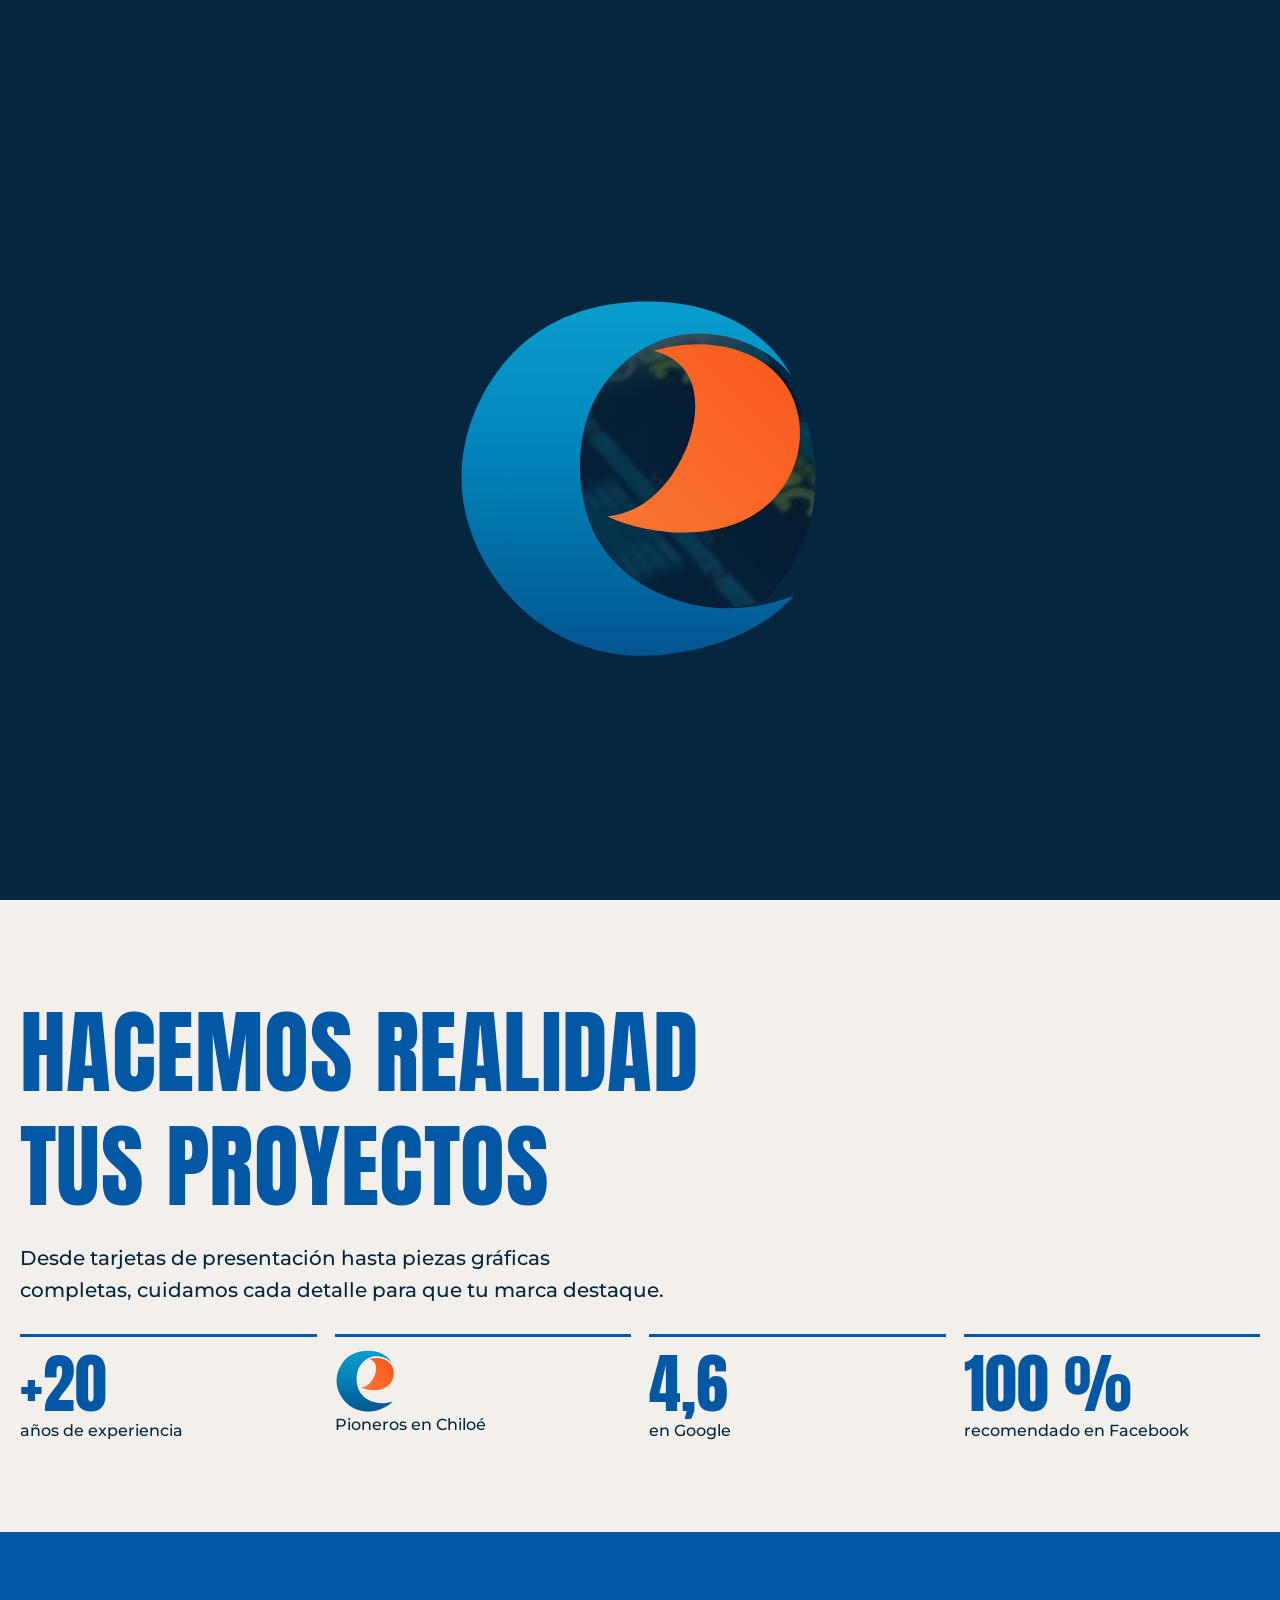
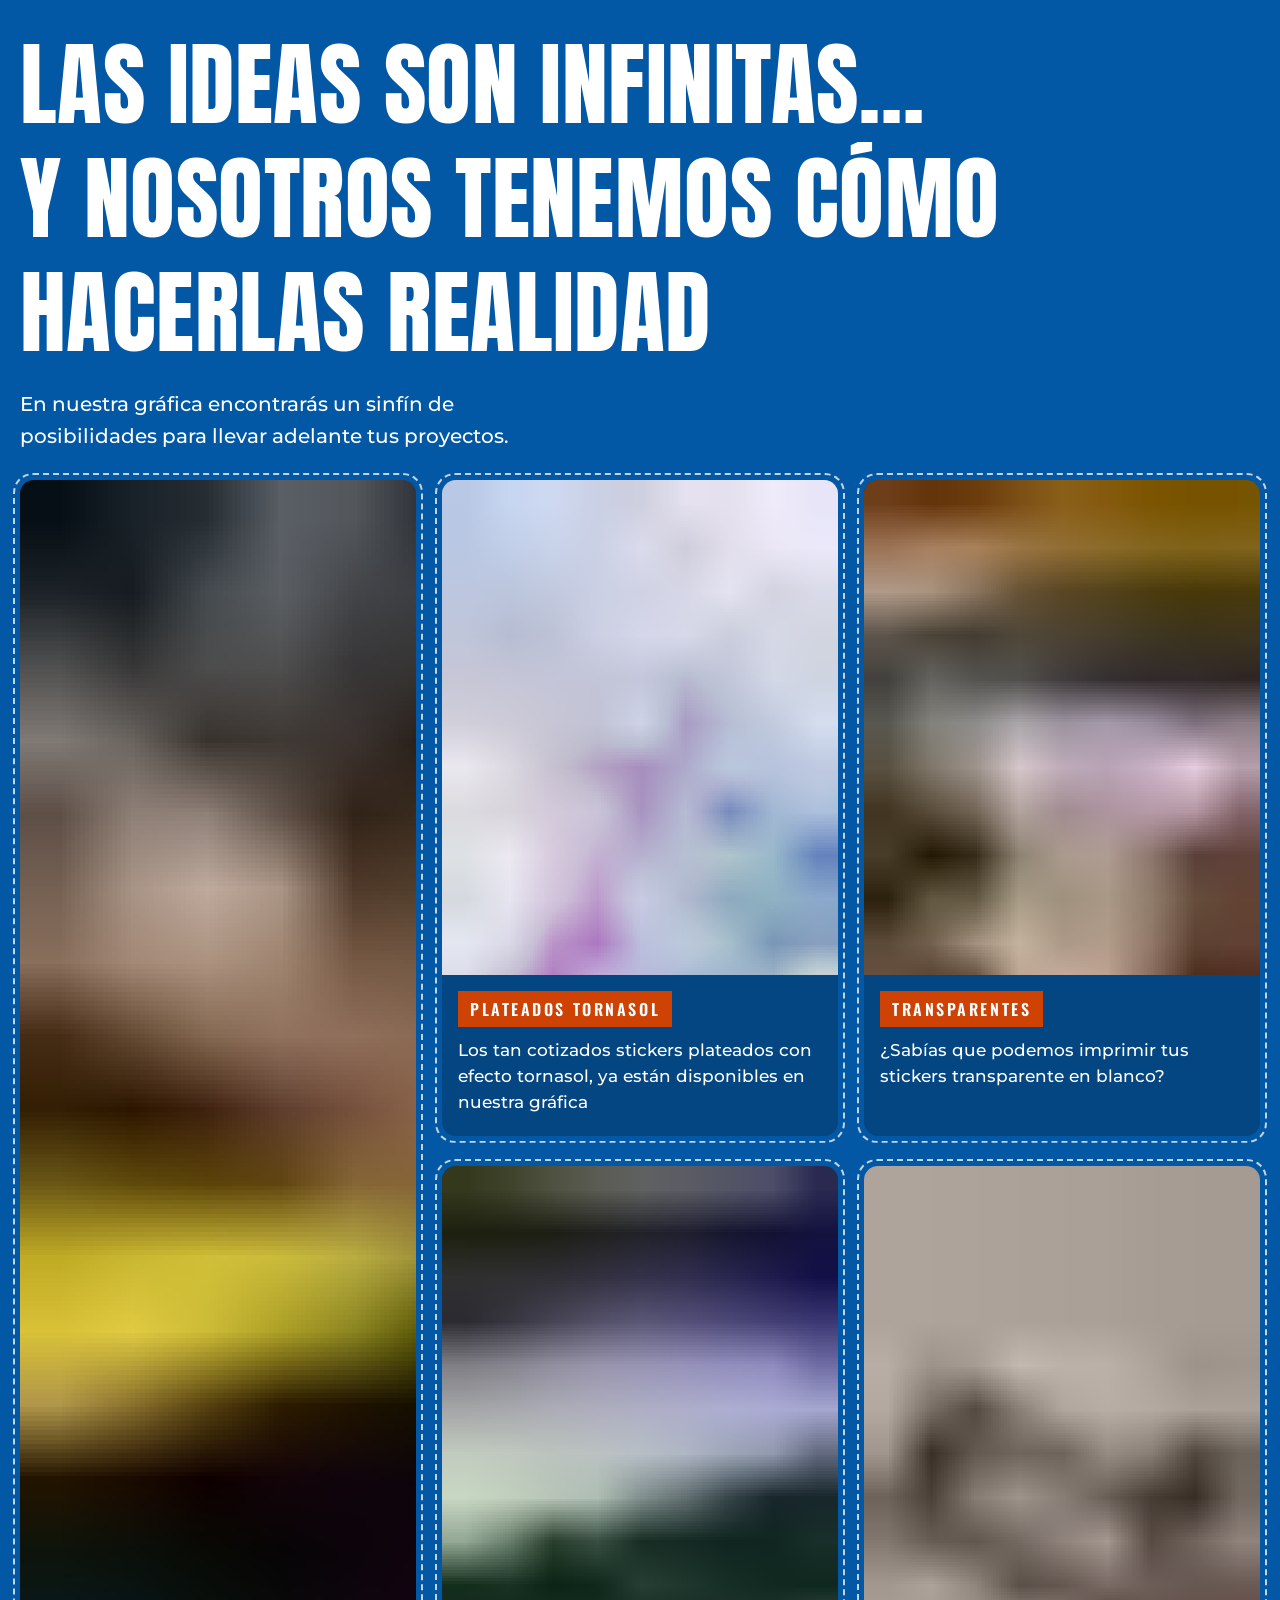
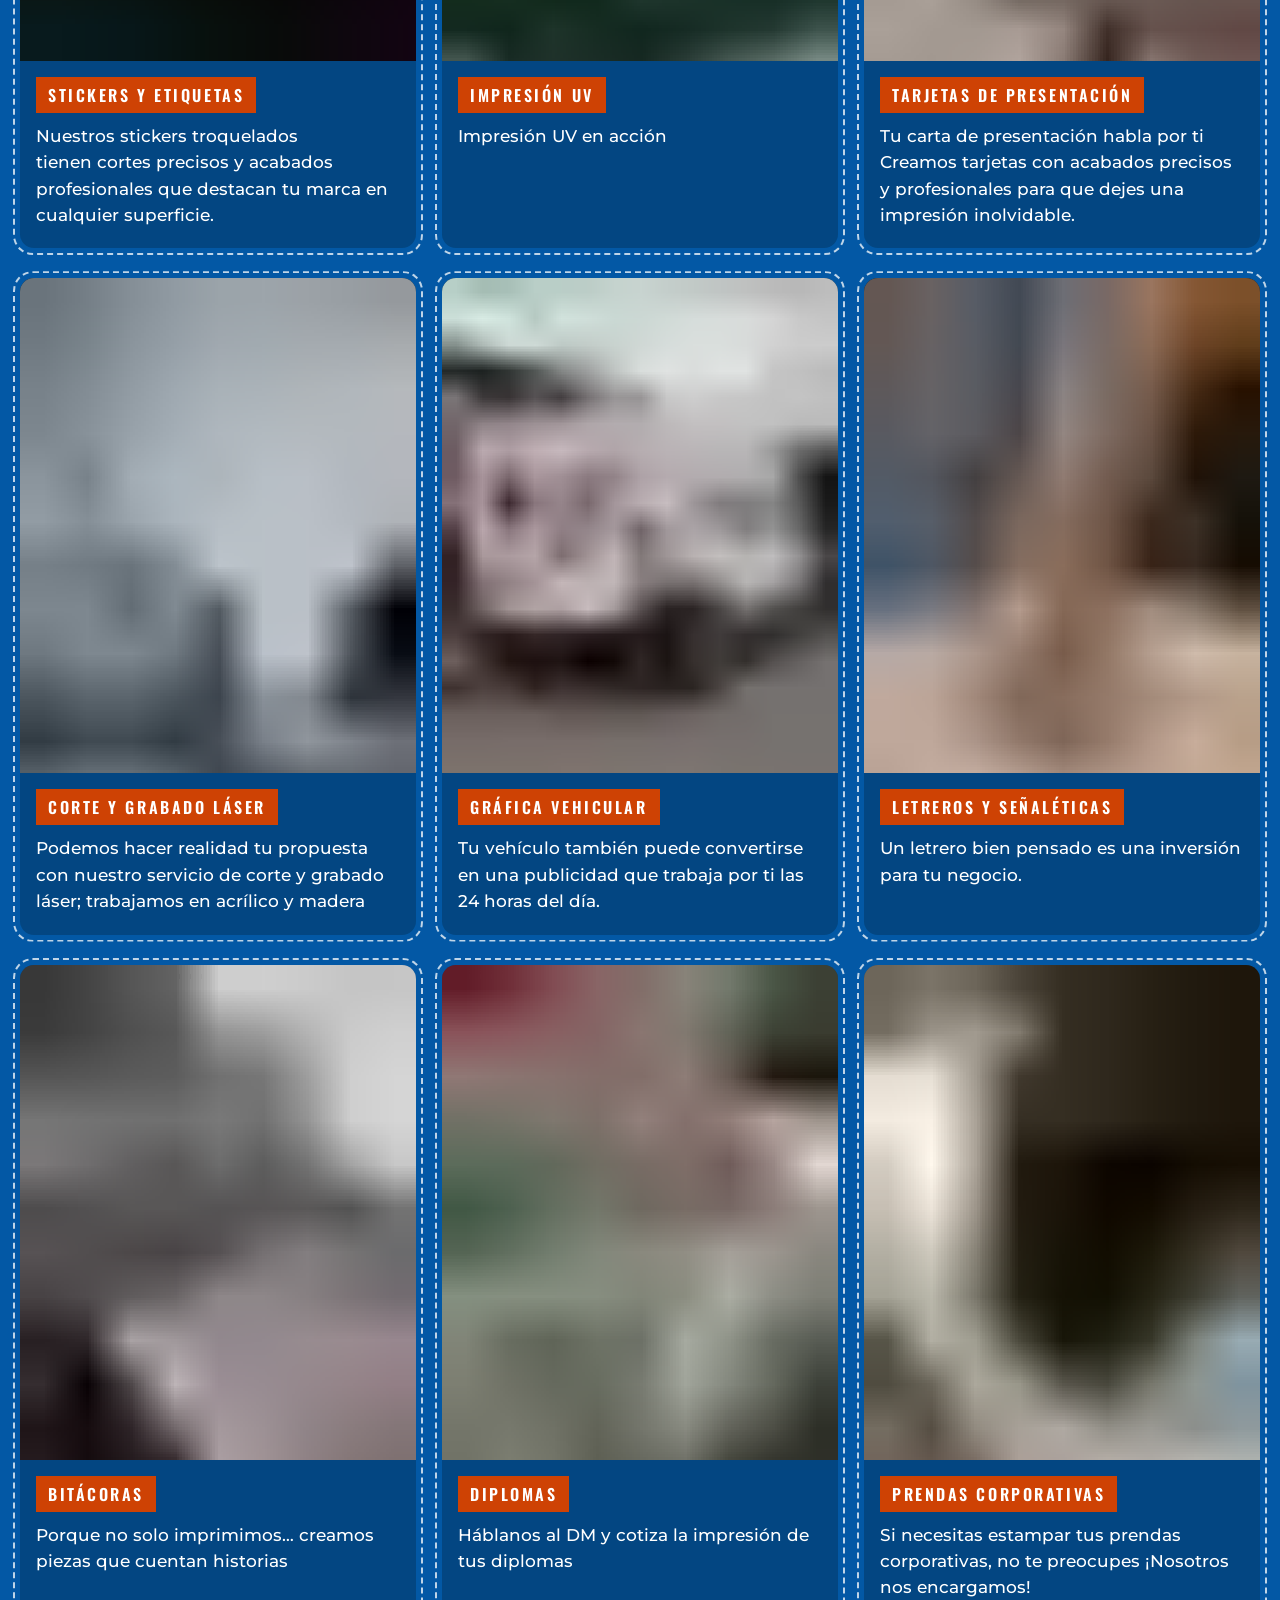
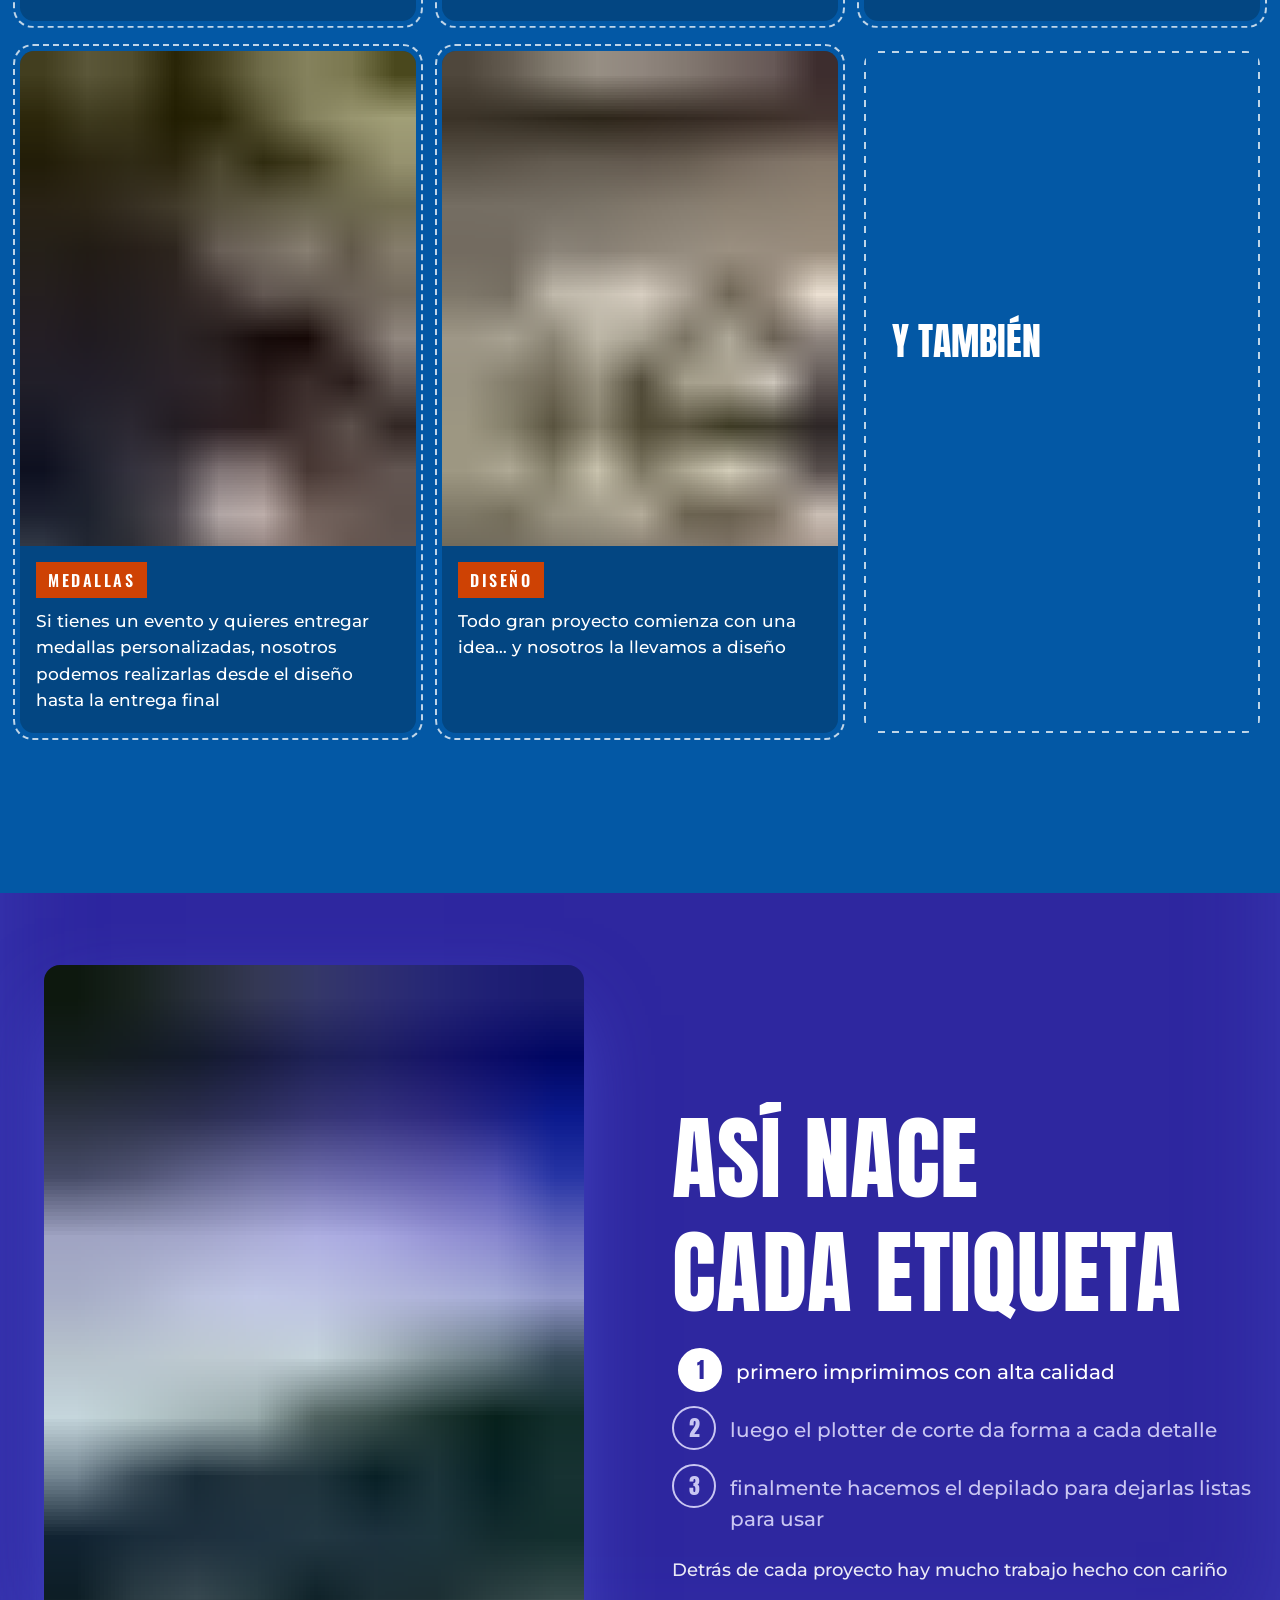
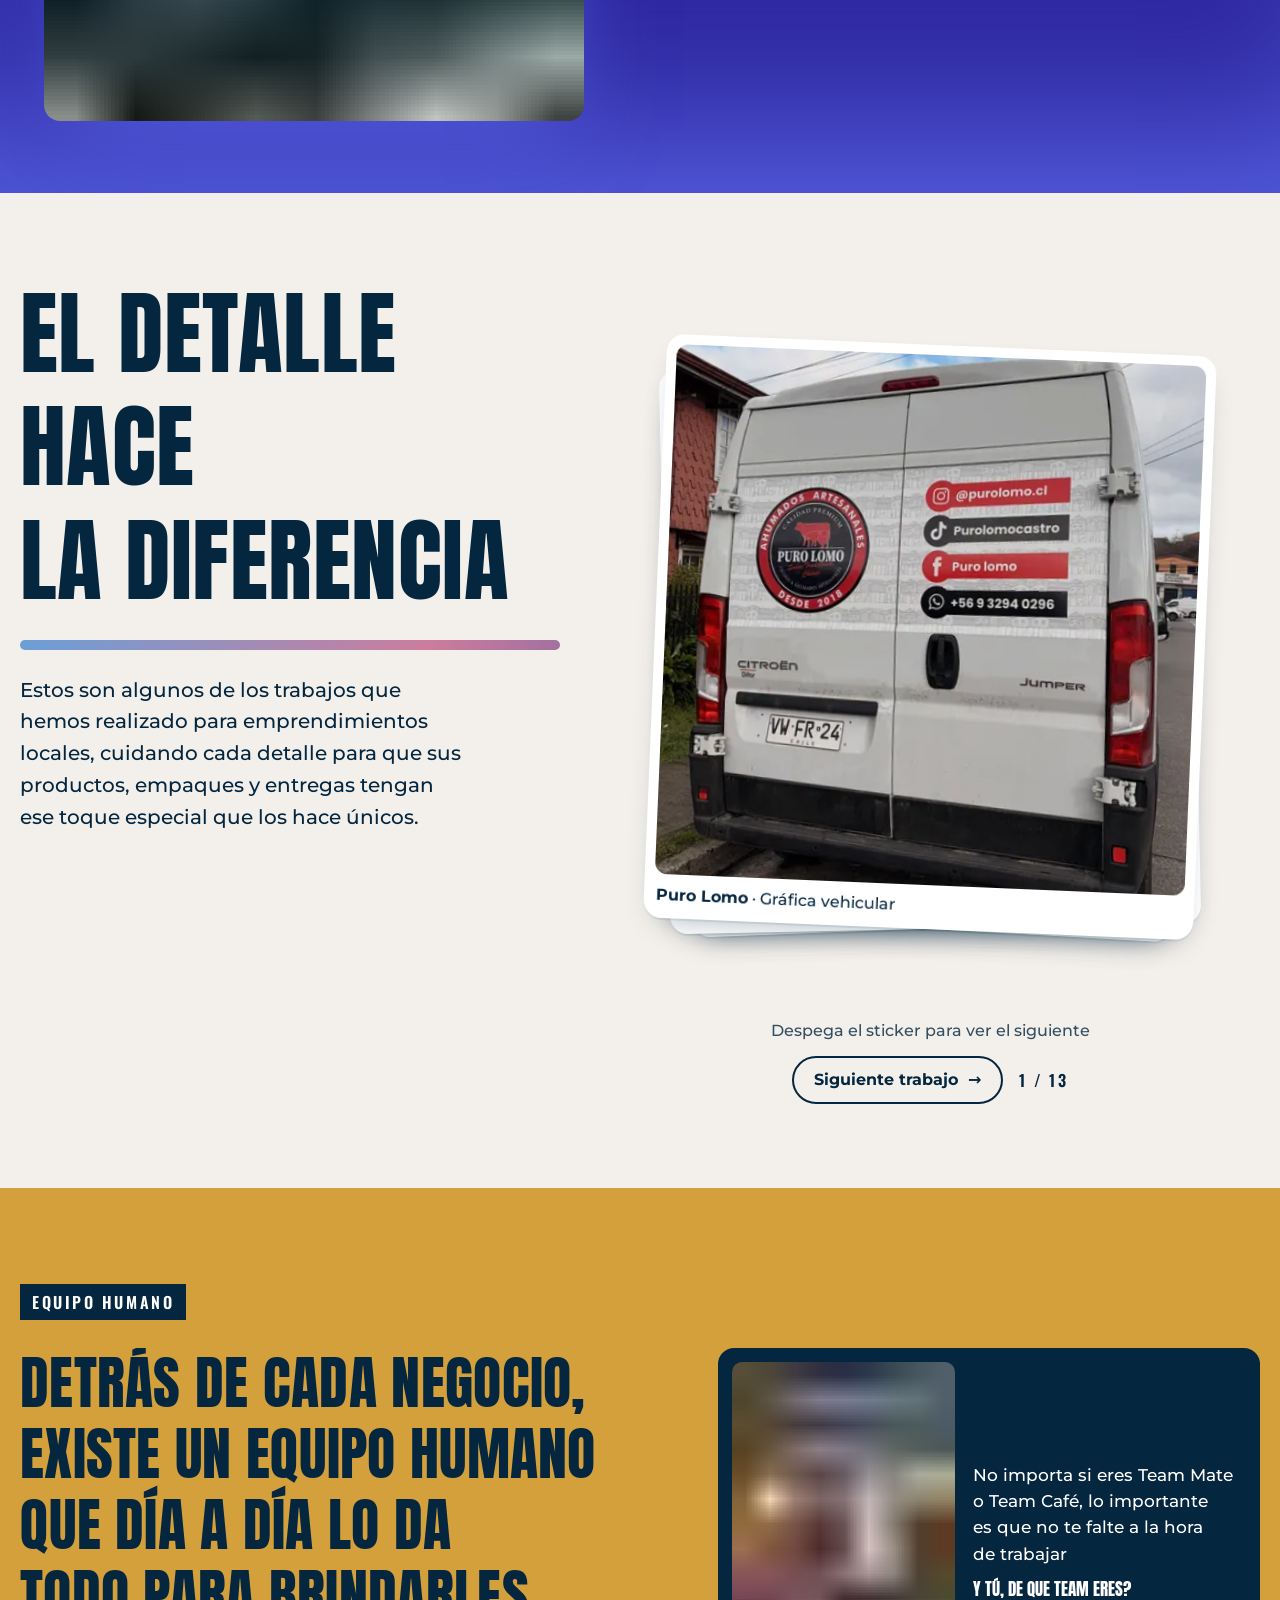
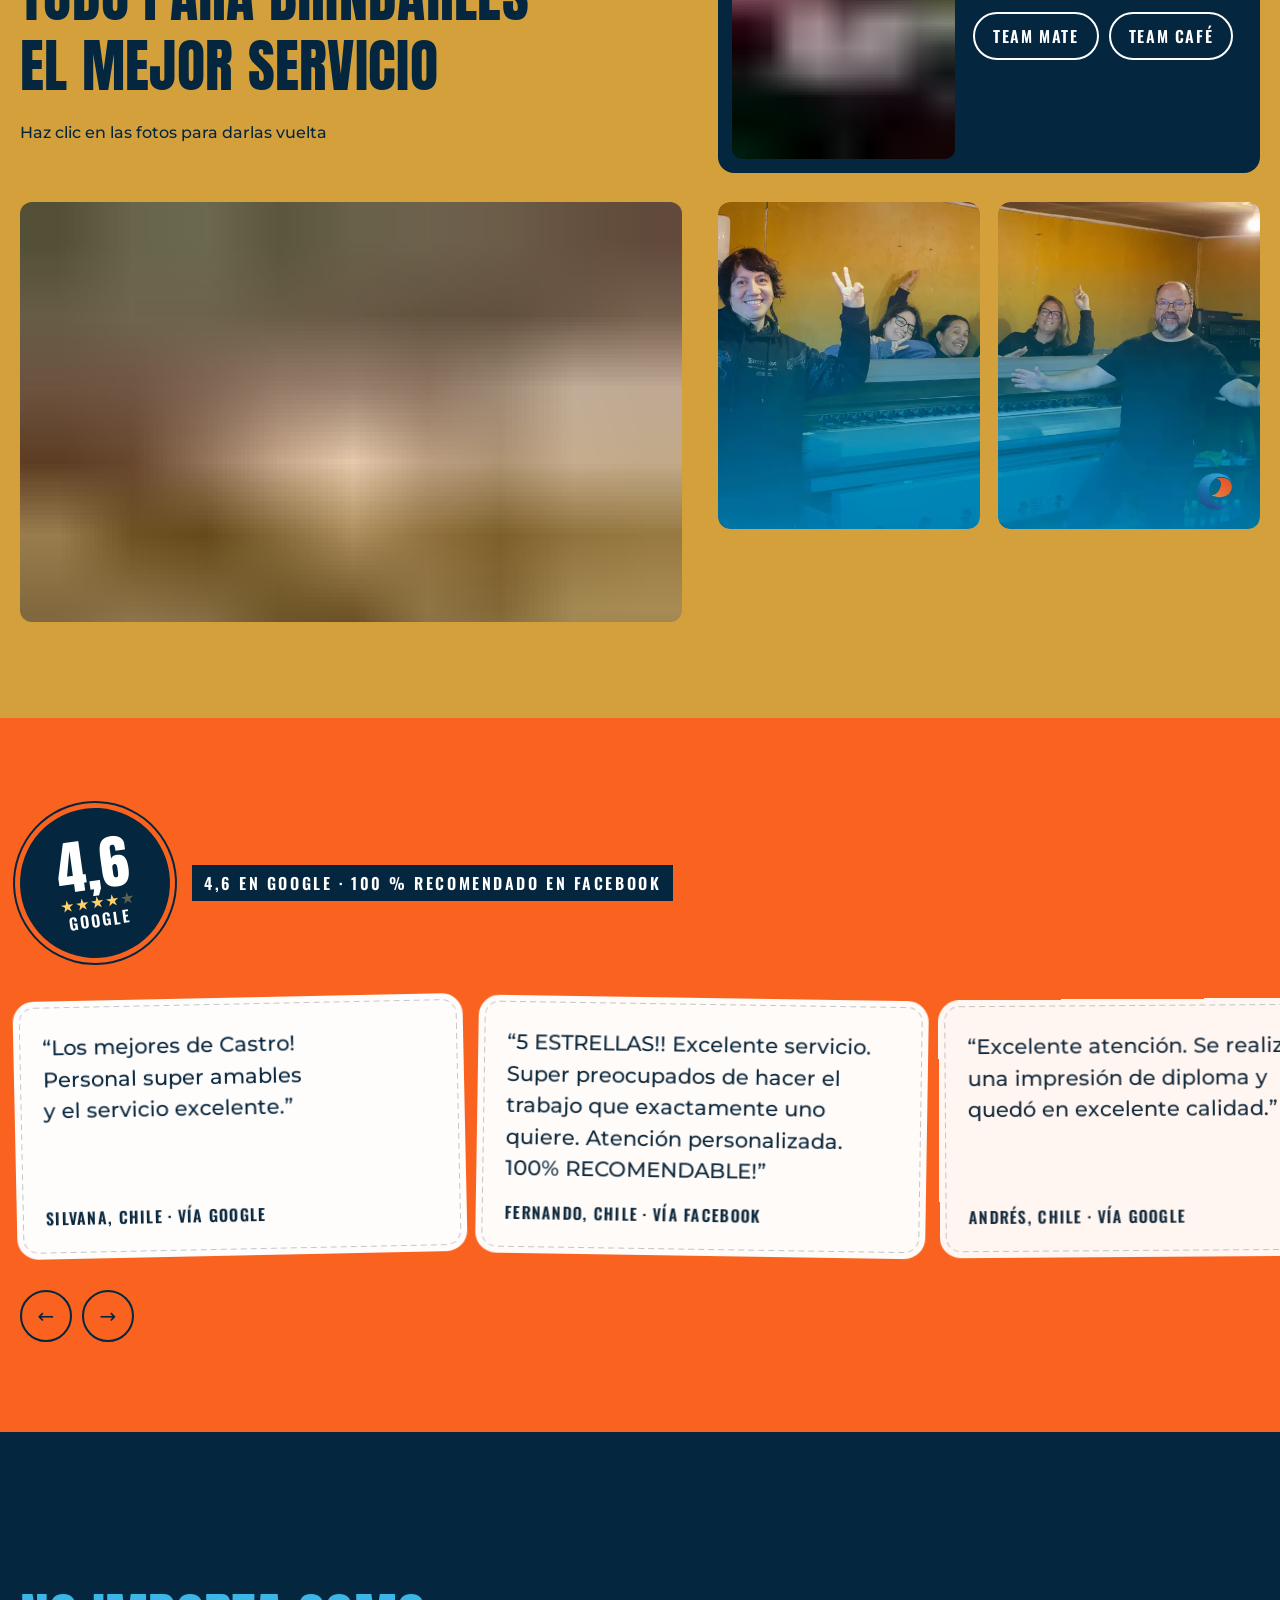
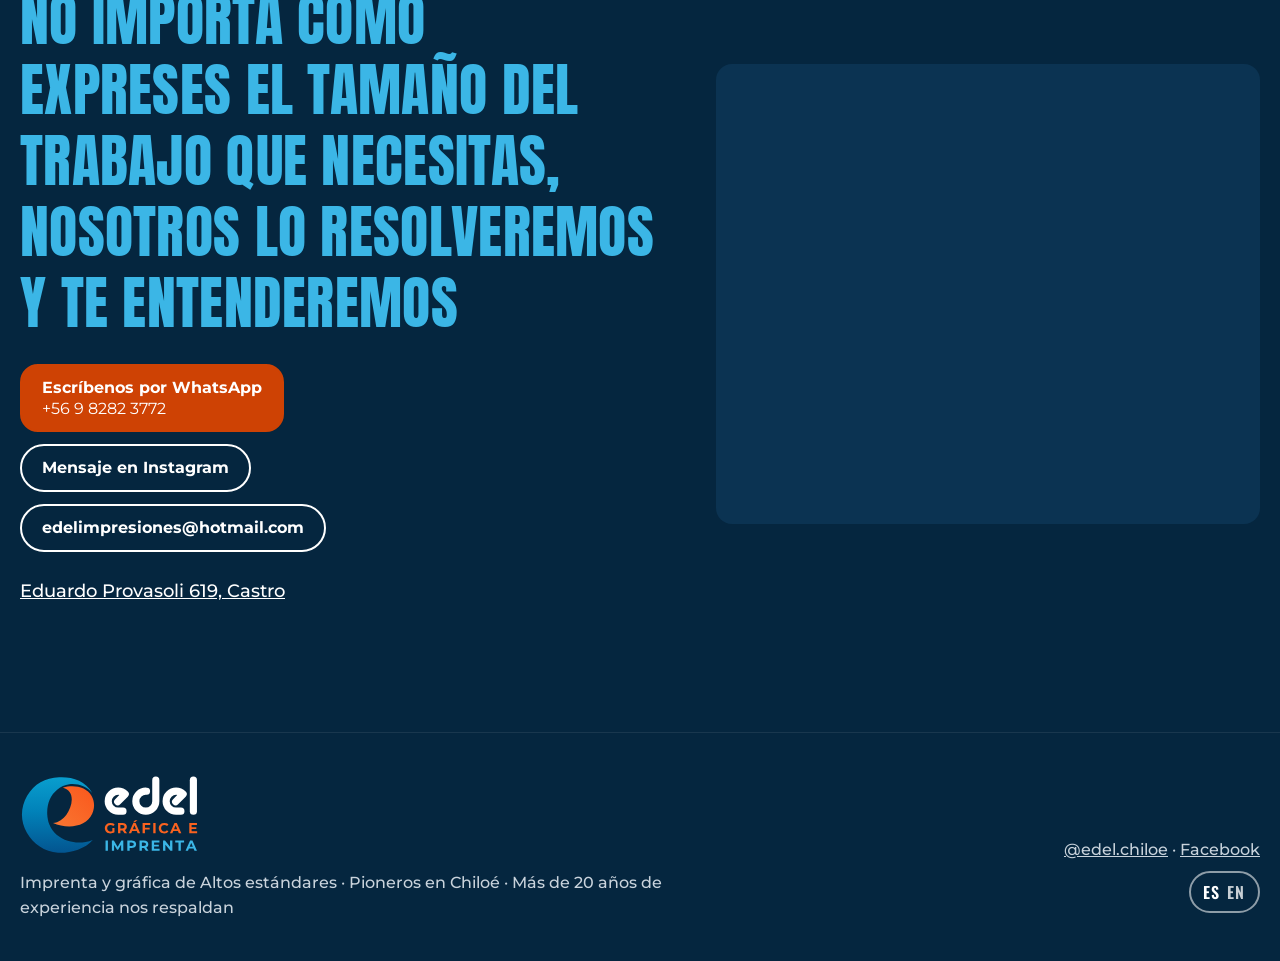
<file: nueva_v9/index.html>
<!doctype html>
<html lang="es" data-lang="es">
<head>
<meta charset="utf-8">
<style>html{background:#05263f}#ov{visibility:hidden}</style>
<meta name="viewport" content="width=device-width,initial-scale=1,viewport-fit=cover">
<title>Edel Impresiones · Imprenta y gráfica en Castro, Chiloé</title>
<meta name="description" content="Edel Impresiones, imprenta y gráfica en Castro, Chiloé: stickers y etiquetas, impresión UV, corte y grabado láser, gráfica vehicular, letreros y más. Cotiza por WhatsApp." data-meta-en="Edel Impresiones, print and graphics shop in Castro, Chiloé: stickers and labels, UV printing, laser cutting and engraving, vehicle graphics, signs and more. Get a quote on WhatsApp.">
<meta name="robots" content="noindex,nofollow">
<meta name="theme-color" content="#05263f">
<link rel="canonical" href="https://edelimpresiones.pages.dev/">
<meta property="og:type" content="website"><meta property="og:locale" content="es_CL">
<meta property="og:title" content="Edel Impresiones · Tu marca empieza por una buena impresión">
<meta property="og:description" content="Edel Impresiones, imprenta y gráfica en Castro, Chiloé: stickers y etiquetas, impresión UV, corte y grabado láser, gráfica vehicular, letreros y más. Cotiza por WhatsApp.">
<meta property="og:url" content="https://edelimpresiones.pages.dev/"><meta property="og:image" content="https://edelimpresiones.pages.dev/assets/og-edel.jpg">
<meta property="og:image:width" content="1200"><meta property="og:image:height" content="630">
<meta name="twitter:card" content="summary_large_image"><meta name="twitter:image" content="https://edelimpresiones.pages.dev/assets/og-edel.jpg">
<link rel="icon" href="../brand/favicon.svg" type="image/svg+xml"><link rel="icon" href="../brand/favicon.ico" sizes="any">
<link rel="apple-touch-icon" href="../brand/png/favicon-180.png">
<link rel="preload" href="../assets/fonts/anton-latin-400-normal.woff2" as="font" type="font/woff2" crossorigin>
<link rel="preload" href="../assets/fonts/montserrat-latin-500-normal.woff2" as="font" type="font/woff2" crossorigin>
<link rel="stylesheet" href="../css/fonts.css"><link rel="stylesheet" href="../css/tokens.css"><link rel="stylesheet" href="../css/nv9/site.css">
<script>document.documentElement.classList.add('js');try{if(localStorage.getItem('edel-lang')==='en')document.documentElement.dataset.lang='en'}catch(e){}</script>
<script type="application/ld+json">{"@context": "https://schema.org", "@type": "LocalBusiness", "name": "Edel Impresiones", "alternateName": "Imprenta y Gráfica Edel", "url": "https://edelimpresiones.pages.dev/", "image": "https://edelimpresiones.pages.dev/assets/og-edel.jpg", "logo": "https://edelimpresiones.pages.dev/brand/png/isotipo.png", "telephone": "+56982823772", "email": "edelimpresiones@hotmail.com", "address": {"@type": "PostalAddress", "streetAddress": "Eduardo Provasoli 619", "addressLocality": "Castro", "addressRegion": "Los Lagos", "addressCountry": "CL"}, "sameAs": ["https://www.instagram.com/edel.chiloe/", "https://www.facebook.com/edel.chiloe/"], "aggregateRating": {"@type": "AggregateRating", "ratingValue": "4.6", "reviewCount": "10"}}</script>
<script id="precarga" type="application/json">{"movil": [[["../assets/fonts/anton-latin-400-normal.woff2", 18612], ["../assets/fonts/montserrat-latin-400-normal.woff2", 18780], ["../assets/fonts/montserrat-latin-500-normal.woff2", 18748], ["../assets/fonts/montserrat-latin-700-normal.woff2", 18824], ["../assets/fonts/oswald-latin-600-normal.woff2", 12740], ["../assets/video/hero8-poster.webp", 44208], ["../assets/video/hero8-540b.mp4", 937124]]], "grande": [[["../assets/fonts/anton-latin-400-normal.woff2", 18612], ["../assets/fonts/montserrat-latin-400-normal.woff2", 18780], ["../assets/fonts/montserrat-latin-500-normal.woff2", 18748], ["../assets/fonts/montserrat-latin-700-normal.woff2", 18824], ["../assets/fonts/oswald-latin-600-normal.woff2", 12740], ["../assets/video/hero8-poster.webp", 44208], ["../assets/video/hero8.mp4", 3789207]]]}</script>
</head>
<body class="cargando">
<svg class="defs" width="0" height="0" aria-hidden="true" focusable="false"><defs><linearGradient id="ga" x1="0" y1="0" x2="0" y2="1"><stop offset="0" stop-color="#099ece"/><stop offset=".45" stop-color="#0182b9"/><stop offset="1" stop-color="#035590"/></linearGradient><linearGradient id="gn" x1="1" y1="0" x2="0" y2="1"><stop offset="0" stop-color="#fa571c"/><stop offset="1" stop-color="#f97732"/></linearGradient><linearGradient id="gaC" x1="0" y1="0" x2="0" y2="1"><stop offset="0" stop-color="#1aa8d8"/><stop offset=".45" stop-color="#0b90c6"/><stop offset="1" stop-color="#0a6cb0"/></linearGradient></defs></svg>
<a class="saltar" href="#contenido"><span data-en="Skip to content">Saltar al contenido</span></a>
<div id="carga" role="status" aria-live="polite">
 <svg id="ov" aria-hidden="true" preserveAspectRatio="none">
<defs>
 <clipPath id="co" clipPathUnits="userSpaceOnUse"><circle cx="263.3" cy="533.8" r="210.9"/></clipPath>
 <mask id="mkA" maskUnits="userSpaceOnUse" x="-2000" y="-2000" width="5000" height="5000"><path d="M445.48 412.35C413.91 373.36 360.36 356.43 315.81 363.07C267.64 370.25 225.78 405.65 206.77 448.31C188.07 490.31 188.32 546.6 204.1 587.72C222.22 634.93 262.1 665.41 307.81 680.4C354.56 695.74 401.66 692.98 448.12 675.3C403.75 727.52 317.22 750.76 253.19 746.82C177.2 742.14 114.31 697.87 78.58 635.06C39.07 565.61 43.67 491.63 80.03 428.3C118.93 360.56 181.84 327.64 259.33 323.83C332.55 320.24 406.61 343.52 445.48 412.35Z"/><path class="cierre" d="M445.48 412.35C413.91 373.36 360.36 356.43 315.81 363.07C267.64 370.25 225.78 405.65 206.77 448.31C188.07 490.31 188.32 546.6 204.1 587.72C222.22 634.93 262.1 665.41 307.81 680.4C354.56 695.74 401.66 692.98 448.12 675.3C403.75 727.52 317.22 750.76 253.19 746.82C177.2 742.14 114.31 697.87 78.58 635.06C39.07 565.61 43.67 491.63 80.03 428.3C118.93 360.56 181.84 327.64 259.33 323.83C332.55 320.24 406.61 343.52 445.48 412.35Z"/></mask>
 <mask id="mkN" maskUnits="userSpaceOnUse" x="-2000" y="-2000" width="5000" height="5000"><path d="M280.53 382.51C338.87 364.68 411.33 375.84 441.9 428.82C470.71 478.74 453.72 550.65 393.72 582.43C346.32 607.54 278.43 604.29 225.16 580.54C257.57 577.54 282.69 558.16 300.35 534.03C317.63 510.42 329.83 479.42 330.35 450.39C330.92 418.76 317.58 391.64 280.53 382.51Z"/><path class="cierre" d="M280.53 382.51C338.87 364.68 411.33 375.84 441.9 428.82C470.71 478.74 453.72 550.65 393.72 582.43C346.32 607.54 278.43 604.29 225.16 580.54C257.57 577.54 282.69 558.16 300.35 534.03C317.63 510.42 329.83 479.42 330.35 450.39C330.92 418.76 317.58 391.64 280.53 382.51Z"/></mask>
 <mask id="mk" maskUnits="userSpaceOnUse" x="-1e5" y="-1e5" width="2e5" height="2e5">
  <rect x="-1e5" y="-1e5" width="2e5" height="2e5" fill="#fff"/>
  <g class="ap"><circle id="hueco" cx="358.7" cy="521.1" r="0" fill="#000" clip-path="url(#co)"/></g>
 </mask>
</defs>
<rect id="velo" x="-1e5" y="-1e5" width="2e5" height="2e5" fill="#05263f" mask="url(#mk)"/>
<g class="ap">
 <path id="isoA" d="M445.48 412.35C413.91 373.36 360.36 356.43 315.81 363.07C267.64 370.25 225.78 405.65 206.77 448.31C188.07 490.31 188.32 546.6 204.1 587.72C222.22 634.93 262.1 665.41 307.81 680.4C354.56 695.74 401.66 692.98 448.12 675.3C403.75 727.52 317.22 750.76 253.19 746.82C177.2 742.14 114.31 697.87 78.58 635.06C39.07 565.61 43.67 491.63 80.03 428.3C118.93 360.56 181.84 327.64 259.33 323.83C332.55 320.24 406.61 343.52 445.48 412.35Z" fill="url(#gaC)" mask="url(#mkA)"/>
 <path id="isoN" d="M280.53 382.51C338.87 364.68 411.33 375.84 441.9 428.82C470.71 478.74 453.72 550.65 393.72 582.43C346.32 607.54 278.43 604.29 225.16 580.54C257.57 577.54 282.69 558.16 300.35 534.03C317.63 510.42 329.83 479.42 330.35 450.39C330.92 418.76 317.58 391.64 280.53 382.51Z" fill="url(#gn)" mask="url(#mkN)"/>
 <g id="pal" transform="translate(-521.5 473)">
  <g id="edel" fill="none" stroke="#fff" stroke-width="40" stroke-linecap="round" stroke-linejoin="round"><path d="M618 514H591A56 56 0 0 1 535 458A56 56 0 0 1 591 402A56 56 0 0 1 630.60 418.40L588.17 460.83" pathLength="1"/><path d="M750 402A56 56 0 0 0 690 458A56 56 0 0 0 746 514A56 56 0 0 0 802 458V340" pathLength="1"/><path d="M943 514H916A56 56 0 0 1 860 458A56 56 0 0 1 916 402A56 56 0 0 1 955.60 418.40L913.17 460.83" pathLength="1"/><path d="M1013 340V514" pathLength="1"/></g>
  <path id="sub1" d="M547.1057142857143 638.9771428571429Q540.3471428571428 638.9771428571429 534.6878571428571 636.8192857142858Q529.0285714285714 634.6614285714286 524.8349999999999 630.6714285714286Q520.6414285714285 626.6814285714286 518.3207142857143 621.3071428571429Q516.0 615.9328571428572 516.0 609.5Q516.0 603.0671428571428 518.3207142857143 597.6928571428571Q520.6414285714285 592.3185714285714 524.8757142857143 588.3285714285714Q529.11 584.3385714285714 534.81 582.1807142857142Q540.51 580.0228571428571 547.3499999999999 580.0228571428571Q554.9228571428571 580.0228571428571 560.9892857142856 582.5471428571428Q567.0557142857142 585.0714285714286 571.2085714285714 589.8757142857143L562.74 597.6928571428572Q559.6457142857142 594.4357142857143 555.9814285714285 592.8478571428572Q552.3171428571428 591.26 548.0014285714285 591.26Q543.8485714285714 591.26 540.4285714285713 592.5628571428572Q537.0085714285714 593.8657142857143 534.525 596.3085714285714Q532.0414285714286 598.7514285714286 530.6978571428572 602.09Q529.3542857142857 605.4285714285714 529.3542857142857 609.5Q529.3542857142857 613.49 530.6978571428572 616.8285714285714Q532.0414285714286 620.1671428571428 534.525 622.6507142857142Q537.0085714285714 625.1342857142857 540.3878571428571 626.4371428571428Q543.7671428571429 627.74 547.8385714285714 627.74Q551.7471428571429 627.74 555.4521428571429 626.4778571428571Q559.1571428571428 625.2157142857143 562.6585714285713 622.2028571428572L570.15 631.73Q565.5085714285714 635.2314285714285 559.3607142857143 637.1042857142857Q553.2128571428572 638.9771428571429 547.1057142857143 638.9771428571429ZM570.15 631.73 558.0985714285714 630.02V608.6042857142858H570.15Z M590.1346428571428 638.0V581.0H614.4817857142857Q626.3703571428572 581.0 632.9660714285715 586.4964285714286Q639.5617857142857 591.9928571428571 639.5617857142857 601.6828571428572Q639.5617857142857 608.0342857142857 636.5489285714286 612.635Q633.5360714285714 617.2357142857143 627.9989285714286 619.6785714285714Q622.4617857142857 622.1214285714286 614.8075 622.1214285714286H597.4632142857143L603.3260714285715 616.34V638.0ZM626.3703571428572 638.0 612.1203571428572 617.3171428571428H626.2075L640.6203571428572 638.0ZM603.3260714285715 617.8057142857143 597.4632142857143 611.6171428571429H614.0746428571429Q620.1817857142858 611.6171428571429 623.1946428571429 608.9707142857143Q626.2075 606.3242857142857 626.2075 601.6828571428572Q626.2075 596.96 623.1946428571429 594.3542857142857Q620.1817857142858 591.7485714285714 614.0746428571429 591.7485714285714H597.4632142857143L603.3260714285715 585.4785714285714Z M650.2635714285715 638.0 675.6692857142858 581.0H688.6978571428572L714.1850000000001 638.0H700.3421428571429L679.4964285714286 587.6771428571428H684.7078571428572L663.7807142857143 638.0ZM662.9664285714287 625.7857142857143 666.4678571428572 615.77H695.782142857143L699.365 625.7857142857143ZM674.7735714285716 576.3585714285715 685.7664285714287 564.6328571428572H699.4464285714287L684.7078571428573 576.3585714285715Z M727.8996428571429 638.0V581.0H770.9753571428571V591.5857142857143H741.0910714285715V638.0ZM740.1139285714286 617.2357142857143V606.65H767.4739285714286V617.2357142857143Z M787.702857142857 638.0V581.0H800.8942857142857V638.0Z M849.4603571428571 638.9771428571429Q842.8646428571428 638.9771428571429 837.2053571428571 636.8192857142858Q831.5460714285714 634.6614285714286 827.3932142857143 630.6714285714286Q823.2403571428571 626.6814285714286 820.9196428571429 621.3071428571429Q818.5989285714286 615.9328571428572 818.5989285714286 609.5Q818.5989285714286 603.0671428571428 820.9196428571429 597.6928571428571Q823.2403571428571 592.3185714285714 827.4339285714285 588.3285714285714Q831.6274999999999 584.3385714285714 837.2460714285714 582.1807142857142Q842.8646428571428 580.0228571428571 849.5417857142857 580.0228571428571Q856.9517857142857 580.0228571428571 862.9367857142856 582.587857142857Q868.9217857142856 585.1528571428571 872.9932142857143 590.12L864.5246428571428 597.9371428571428Q861.5932142857142 594.5985714285714 858.0103571428572 592.9292857142857Q854.4275 591.26 850.1932142857142 591.26Q846.2032142857142 591.26 842.8646428571428 592.5628571428572Q839.5260714285714 593.8657142857143 837.0832142857143 596.3085714285714Q834.6403571428572 598.7514285714286 833.2967857142858 602.09Q831.9532142857142 605.4285714285714 831.9532142857142 609.5Q831.9532142857142 613.5714285714286 833.2967857142858 616.91Q834.6403571428572 620.2485714285714 837.0832142857143 622.6914285714286Q839.5260714285714 625.1342857142857 842.8646428571428 626.4371428571428Q846.2032142857142 627.74 850.1932142857142 627.74Q854.4275 627.74 858.0103571428572 626.0707142857143Q861.5932142857142 624.4014285714286 864.5246428571428 620.9814285714285L872.9932142857143 628.7985714285714Q868.9217857142856 633.7657142857142 862.9367857142856 636.3714285714286Q856.9517857142857 638.9771428571429 849.4603571428571 638.9771428571429Z M881.415 638.0 906.8207142857143 581.0H919.8492857142857L945.3364285714285 638.0H931.4935714285714L910.6478571428571 587.6771428571428H915.8592857142856L894.9321428571428 638.0ZM894.1178571428571 625.7857142857143 897.6192857142856 615.77H926.9335714285714L930.5164285714285 625.7857142857143Z M989.8657142857144 638.0V581.0H1032.9414285714286V591.5857142857143H1002.9757142857143V627.4142857142857H1034.0V638.0ZM1001.9985714285715 614.2228571428572V603.9628571428572H1029.44V614.2228571428572Z" fill="#fa621f"/><path id="sub2" d="M520.0 736.0V679.0H533.1914285714286V736.0Z M555.5493877551021 736.0V679.0H566.4608163265306L590.7265306122449 719.2257142857143H584.9451020408163L608.8036734693877 679.0H619.6336734693878L619.7965306122449 736.0H607.419387755102L607.3379591836734 697.9728571428572H609.6179591836735L590.5636734693877 729.9742857142858H584.619387755102L565.1579591836735 697.9728571428572H567.9265306122448V736.0Z M642.1544897959184 736.0V679.0H666.8273469387755Q674.4816326530612 679.0 680.018775510204 681.4835714285714Q685.5559183673469 683.9671428571429 688.568775510204 688.6085714285714Q691.5816326530612 693.25 691.5816326530612 699.6828571428572Q691.5816326530612 706.0342857142857 688.568775510204 710.6757142857143Q685.5559183673469 715.3171428571428 680.018775510204 717.8007142857143Q674.4816326530612 720.2842857142857 666.8273469387755 720.2842857142857H649.4830612244898L655.3459183673469 714.34V736.0ZM655.3459183673469 715.8057142857143 649.4830612244898 709.5357142857143H666.0944897959183Q672.2016326530612 709.5357142857143 675.2144897959183 706.9300000000001Q678.2273469387754 704.3242857142857 678.2273469387754 699.6828571428572Q678.2273469387754 694.96 675.2144897959183 692.3542857142857Q672.2016326530612 689.7485714285714 666.0944897959183 689.7485714285714H649.4830612244898L655.3459183673469 683.4785714285714Z M710.6010204081633 736.0V679.0H734.9481632653061Q746.8367346938776 679.0 753.4324489795919 684.4964285714286Q760.0281632653061 689.9928571428571 760.0281632653061 699.6828571428572Q760.0281632653061 706.0342857142857 757.0153061224489 710.635Q754.0024489795918 715.2357142857143 748.465306122449 717.6785714285714Q742.9281632653061 720.1214285714286 735.2738775510204 720.1214285714286H717.9295918367347L723.7924489795919 714.34V736.0ZM746.8367346938776 736.0 732.5867346938776 715.3171428571428H746.6738775510204L761.0867346938776 736.0ZM723.7924489795919 715.8057142857143 717.9295918367347 709.6171428571429H734.5410204081633Q740.6481632653062 709.6171428571429 743.6610204081633 706.9707142857143Q746.6738775510204 704.3242857142857 746.6738775510204 699.6828571428572Q746.6738775510204 694.96 743.6610204081633 692.3542857142857Q740.6481632653062 689.7485714285714 734.5410204081633 689.7485714285714H717.9295918367347L723.7924489795919 683.4785714285714Z M779.2918367346938 736.0V679.0H822.3675510204081V689.5857142857143H792.4018367346938V725.4142857142857H823.4261224489795V736.0ZM791.424693877551 712.2228571428572V701.9628571428572H818.8661224489796V712.2228571428572Z M842.7712244897959 736.0V679.0H853.6826530612244L887.3126530612244 720.04H882.0197959183673V679.0H895.0483673469388V736.0H884.2183673469387L850.5069387755102 694.96H855.7997959183673V736.0Z M929.213469387755 736.0V689.7485714285714H910.973469387755V679.0H960.6448979591836V689.7485714285714H942.4048979591836V736.0Z M969.0785714285713 736.0 994.4842857142856 679.0H1007.512857142857L1033.0 736.0H1019.1571428571427L998.3114285714285 685.6771428571428H1003.522857142857L982.5957142857142 736.0ZM981.7814285714285 723.7857142857143 985.282857142857 713.77H1014.5971428571428L1018.1799999999998 723.7857142857143Z" fill="#3bb6e6"/>
 </g>
</g>
</svg>
 <p class="pct"><span id="pct">0</span> %<span class="sr" data-en="Loading Edel Impresiones">Cargando Edel Impresiones</span></p>
</div>

<header class="nav" id="nav">
 <a class="nav-logo" href="#portada" aria-label="Edel Impresiones"><svg class="logo-nav" viewBox="40 300 1010 460" aria-hidden="true"><path d="M445.48 412.35C413.91 373.36 360.36 356.43 315.81 363.07C267.64 370.25 225.78 405.65 206.77 448.31C188.07 490.31 188.32 546.6 204.1 587.72C222.22 634.93 262.1 665.41 307.81 680.4C354.56 695.74 401.66 692.98 448.12 675.3C403.75 727.52 317.22 750.76 253.19 746.82C177.2 742.14 114.31 697.87 78.58 635.06C39.07 565.61 43.67 491.63 80.03 428.3C118.93 360.56 181.84 327.64 259.33 323.83C332.55 320.24 406.61 343.52 445.48 412.35Z" fill="url(#ga)"/><path d="M280.53 382.51C338.87 364.68 411.33 375.84 441.9 428.82C470.71 478.74 453.72 550.65 393.72 582.43C346.32 607.54 278.43 604.29 225.16 580.54C257.57 577.54 282.69 558.16 300.35 534.03C317.63 510.42 329.83 479.42 330.35 450.39C330.92 418.76 317.58 391.64 280.53 382.51Z" fill="url(#gn)"/><g fill="none" stroke="currentColor" stroke-width="40" stroke-linecap="round"><path d="M618 514H591A56 56 0 0 1 535 458A56 56 0 0 1 591 402A56 56 0 0 1 630.60 418.40L588.17 460.83"/><path d="M802 340V458A56 56 0 0 1 746 514A56 56 0 0 1 690 458A56 56 0 0 1 750 402"/><path d="M943 514H916A56 56 0 0 1 860 458A56 56 0 0 1 916 402A56 56 0 0 1 955.60 418.40L913.17 460.83"/><path d="M1013 340V514"/></g></svg></a>
 <nav class="nav-links" aria-label="Secciones" data-aria-en="Sections">
  <a href="#servicios"><span data-en="Services">Servicios</span></a><a href="#proceso"><span data-en="Process">Proceso</span></a>
  <a href="#trabajos"><span data-en="Work">Trabajos</span></a><a href="#equipo"><span data-en="Team">Equipo</span></a><a href="#resenas"><span data-en="Reviews">Reseñas</span></a>
 </nav>
 <div class="nav-acc">
  <a class="btn btn-cot mag" href="https://wa.me/56982823772?text=Hola%20Edel%2C%20quiero%20cotizar%20un%20trabajo" data-href-en="https://wa.me/56982823772?text=Hi%20Edel%2C%20I%20would%20like%20a%20quote%20for%20a%20job" target="_blank" rel="noopener"><span data-en="Get a quote">Cotiza</span></a>
  <button class="menu-b" type="button" aria-expanded="false" aria-controls="menu"><span class="menu-ico" aria-hidden="true"></span><span class="sr" data-en="Menu">Menú</span></button>
 </div>
</header>
<div class="menu" id="menu" role="dialog" aria-modal="true" aria-label="Menú" data-aria-en="Menu" hidden>
 <button class="menu-x" type="button"><span data-en="Close">Cerrar</span> <span aria-hidden="true"></span></button>
 <nav aria-label="Secciones" data-aria-en="Sections">
  <a href="#servicios"><span data-en="Services">Servicios</span></a><a href="#proceso"><span data-en="Process">Proceso</span></a><a href="#trabajos"><span data-en="Work">Trabajos</span></a>
  <a href="#equipo"><span data-en="Team">Equipo</span></a><a href="#resenas"><span data-en="Reviews">Reseñas</span></a><a href="#cotiza"><span data-en="Get a quote">Cotiza</span></a>
 </nav>
 <a class="btn btn-wa" href="https://wa.me/56982823772?text=Hola%20Edel%2C%20quiero%20cotizar%20un%20trabajo" data-href-en="https://wa.me/56982823772?text=Hi%20Edel%2C%20I%20would%20like%20a%20quote%20for%20a%20job" target="_blank" rel="noopener"><span data-en="Get a quote on WhatsApp">Cotiza por WhatsApp</span><small>+56 9 8282 3772</small></a>
 <p class="menu-dir" lang="es">Eduardo Provasoli 619, Castro · @edel.chiloe</p>
 <p class="menu-lang"><button class="lang" type="button" aria-label="Cambiar idioma a inglés" data-aria-en="Switch language to Spanish"><span class="es">ES</span><span class="en">EN</span></button></p>
</div>

<main id="contenido">
<section class="s-portada" id="portada">
 <div class="hero-v"><video class="vid hero-video" muted playsinline loop preload="none" poster="../assets/video/hero8-poster.webp" style="background-image:url([data-uri])" aria-label="Máquinas de Edel imprimiendo y cortando: impresora UV, plotter de corte y depilado de stickers" data-aria-en="Edel machines printing and cutting: UV printer, cutting plotter and sticker weeding" data-src-movil="../assets/video/hero8-540b.mp4" data-src-grande="../assets/video/hero8.mp4"></video></div>
 <div class="hero-t">
  <h1 class="h1" lang="es"><span class="ln"><span>Tu marca</span></span><span class="ln"><span>empieza por una</span></span><span class="ln"><span>buena <em>impresión</em></span></span></h1>
  <p class="glosa-h" lang="en" hidden>Your brand starts with a good impression</p>
  <p class="banda b-nar" lang="es">Pioneros en Chiloé · Más de 20 años de experiencia nos respaldan</p>
  <div class="hero-b"><a class="btn btn-wa mag" href="https://wa.me/56982823772?text=Hola%20Edel%2C%20quiero%20cotizar%20un%20trabajo" data-href-en="https://wa.me/56982823772?text=Hi%20Edel%2C%20I%20would%20like%20a%20quote%20for%20a%20job" target="_blank" rel="noopener"><span data-en="Get a quote on WhatsApp">Cotiza por WhatsApp</span></a>
  <a class="btn btn-l mag" href="#trabajos"><span data-en="See our work">Ver trabajos</span></a></div>
 </div>
</section>

<section class="s-intro" id="intro">
 <div class="w">
  <h2 class="h2" lang="es"><span class="ln"><span>Hacemos realidad</span></span><span class="ln"><span>tus proyectos</span></span></h2>
  <p class="glosa-h" lang="en" hidden>We make your projects happen</p>
  <p class="lead" lang="es">Desde tarjetas de presentación hasta piezas gráficas completas, cuidamos cada detalle para que tu marca destaque.</p>
  <ul class="cifras">
   <li><b data-cuenta="20">+20</b><span data-en="years of experience">años de experiencia</span></li>
   <li><b class="cifra-iso" aria-hidden="true"><img src="../brand/isotipo.svg" alt="" width="424" height="446"></b><span data-en="Pioneers in Chiloé">Pioneros en Chiloé</span></li>
   <li><b data-cuenta="4.6" data-en="4.6">4,6</b><span data-en="on Google">en Google</span></li>
   <li><b data-cuenta="100" data-en="100%">100 %</b><span data-en="recommended on Facebook">recomendado en Facebook</span></li>
  </ul>
 </div>
</section>

<section class="s-serv" id="servicios">
 <div class="w">
  <h2 class="h2" lang="es"><span class="ln"><span>Las ideas son infinitas…</span></span><span class="ln"><span>y nosotros tenemos cómo</span></span><span class="ln"><span>hacerlas realidad</span></span></h2>
  <p class="glosa-h" lang="en" hidden>Ideas are endless… and we have what it takes to make them real</p>
  <p class="lead" lang="es">En nuestra gráfica encontrarás un sinfín de posibilidades para llevar adelante tus proyectos.</p>
  <div class="serv-grid"><div class="col col-1"><article class="serv" style="order:0" data-src-ig="IG-21"><span class="troquel" aria-hidden="true"></span><div class="serv-m"><video class="vid " muted playsinline loop autoplay preload="none" data-poster="../assets/video/stickers8-poster.webp" style="background-image:url([data-uri])" aria-label="Corte y depilado de stickers troquelados" data-aria-en="Cutting and weeding die-cut stickers" data-src="../assets/video/stickers8.mp4"></video></div><div class="serv-t"><h3 class="banda" data-en="Stickers &amp; labels">Stickers y etiquetas</h3><p lang="es">Nuestros stickers troquelados tienen cortes precisos y acabados profesionales que destacan tu marca en cualquier superficie.</p></div></article><article class="serv" style="order:5" data-src-ig="IG-17"><span class="troquel" aria-hidden="true"></span><div class="serv-m"><video class="vid " muted playsinline loop autoplay preload="none" data-poster="../assets/video/laser8-poster.webp" style="background-image:url([data-uri])" aria-label="Mostrador de madera cortado con láser, armado pieza por pieza" data-aria-en="Laser-cut wooden display stand assembled piece by piece" data-src="../assets/video/laser8.mp4"></video></div><div class="serv-t"><h3 class="banda" data-en="Laser cutting &amp; engraving">Corte y grabado láser</h3><p lang="es">Podemos hacer realidad tu propuesta con nuestro servicio de corte y grabado láser; trabajamos en acrílico y madera</p></div></article><article class="serv" style="order:7" data-src-ig="IG-34"><span class="troquel" aria-hidden="true"></span><div class="serv-m"><video class="vid " muted playsinline loop autoplay preload="none" data-poster="../assets/video/letreros8-poster.webp" style="background-image:url([data-uri])" aria-label="Letrero de Pilates &amp; Skincare cortado a mano" data-aria-en="Pilates &amp; Skincare sign being hand-trimmed" data-src="../assets/video/letreros8.mp4"></video></div><div class="serv-t"><h3 class="banda" data-en="Signs &amp; wayfinding">Letreros y señaléticas</h3><p lang="es">Un letrero bien pensado es una inversión para tu negocio.</p></div></article><article class="serv" style="order:12" data-src-ig="IG-19"><span class="troquel" aria-hidden="true"></span><div class="serv-m"><video class="vid " muted playsinline loop autoplay preload="none" data-poster="../assets/video/diseno-poster.webp" style="background-image:url([data-uri])" aria-label="Diseño en pantalla antes del corte" data-aria-en="Design on screen before cutting" data-src="../assets/video/diseno.mp4"></video></div><div class="serv-t"><h3 class="banda" data-en="Design">Diseño</h3><p lang="es">Todo gran proyecto comienza con una idea… y nosotros la llevamos a diseño</p></div></article></div><div class="col col-2"><article class="serv serv-torna" style="order:1" data-src-ig="IG-29"><span class="troquel" aria-hidden="true"></span><div class="serv-m"><video class="vid " muted playsinline loop autoplay preload="none" data-poster="../assets/video/plateados-poster.webp" style="background-image:url([data-uri])" aria-label="Stickers plateados con efecto tornasol de Despensa Chiloé" data-aria-en="Holographic silver stickers for Despensa Chiloé" data-src="../assets/video/plateados.mp4"></video></div><div class="serv-t"><h3 class="banda" data-en="Holographic silver stickers">Plateados tornasol</h3><p lang="es">Los tan cotizados stickers plateados con efecto tornasol, ya están disponibles en nuestra gráfica</p></div></article><article class="serv" style="order:3" data-src-ig="IG-16"><span class="troquel" aria-hidden="true"></span><div class="serv-m"><video class="vid " muted playsinline loop autoplay preload="none" data-poster="../assets/video/uv8-poster.webp" style="background-image:url([data-uri])" aria-label="Impresora UV de Edel trabajando" data-aria-en="Edel UV printer at work" data-src="../assets/video/uv8.mp4"></video></div><div class="serv-t"><h3 class="banda" data-en="UV printing">Impresión UV</h3><p lang="es">Impresión UV en acción</p></div></article><article class="serv" style="order:6" data-src-ig="IG-39"><span class="troquel" aria-hidden="true"></span><div class="serv-m"><img class="vid" src="../assets/img/vehicular-1-1600.webp" srcset="../assets/img/vehicular-1-480.webp 480w, ../assets/img/vehicular-1-800.webp 800w, ../assets/img/vehicular-1-1200.webp 1200w, ../assets/img/vehicular-1-1600.webp 1600w" sizes="(min-width:900px) 30vw, 90vw" width="3077" height="4096" loading="lazy" decoding="async" style="background-image:url([data-uri])" alt="Furgón de Puro Lomo rotulado por Edel" data-alt-en="Puro Lomo van wrapped by Edel"></div><div class="serv-t"><h3 class="banda" data-en="Vehicle graphics">Gráfica vehicular</h3><p lang="es">Tu vehículo también puede convertirse en una publicidad que trabaja por ti las 24 horas del día.</p></div></article><article class="serv" style="order:9" data-src-ig="IG-47"><span class="troquel" aria-hidden="true"></span><div class="serv-m"><video class="vid " muted playsinline loop autoplay preload="none" data-poster="../assets/video/diplomas8-poster.webp" style="background-image:url([data-uri])" aria-label="Diplomas de Dekra impresos en la impresora UV" data-aria-en="Dekra diplomas printed on the UV printer" data-src="../assets/video/diplomas8.mp4"></video></div><div class="serv-t"><h3 class="banda" data-en="Diplomas">Diplomas</h3><p lang="es">Háblanos al DM y cotiza la impresión de tus diplomas</p></div></article><article class="serv" style="order:11" data-src-ig="IG-44"><span class="troquel" aria-hidden="true"></span><div class="serv-m"><video class="vid " muted playsinline loop autoplay preload="none" data-poster="../assets/video/medallas8-poster.webp" style="background-image:url([data-uri])" aria-label="Medallas de RevelArte: diseño, corte láser y entrega" data-aria-en="RevelArte medals: design, laser cutting and delivery" data-src="../assets/video/medallas8.mp4"></video></div><div class="serv-t"><h3 class="banda" data-en="Medals">Medallas</h3><p lang="es">Si tienes un evento y quieres entregar medallas personalizadas, nosotros podemos realizarlas desde el diseño hasta la entrega final</p></div></article></div><div class="col col-3"><article class="serv" style="order:2" data-src-ig="IG-46"><span class="troquel" aria-hidden="true"></span><div class="serv-m"><video class="vid " muted playsinline loop autoplay preload="none" data-poster="../assets/video/transparentes-poster.webp" style="background-image:url([data-uri])" aria-label="Sticker transparente impreso en blanco aplicado a un schop de Dulce Enlatta" data-aria-en="Clear sticker printed in white applied to a Dulce Enlatta beer mug" data-src="../assets/video/transparentes.mp4"></video></div><div class="serv-t"><h3 class="banda" data-en="Clear stickers">Transparentes</h3><p lang="es">¿Sabías que podemos imprimir tus stickers transparente en blanco?</p></div></article><article class="serv" style="order:4" data-src-ig="IG-23"><span class="troquel" aria-hidden="true"></span><div class="serv-m"><video class="vid " muted playsinline loop autoplay preload="none" data-poster="../assets/video/tarjetas8-poster.webp" style="background-image:url([data-uri])" aria-label="Tarjetas de presentación impresas por Edel" data-aria-en="Business cards printed by Edel" data-src="../assets/video/tarjetas8.mp4"></video></div><div class="serv-t"><h3 class="banda" data-en="Business cards">Tarjetas de presentación</h3><p lang="es">Tu carta de presentación habla por ti Creamos tarjetas con acabados precisos y profesionales para que dejes una impresión inolvidable.</p></div></article><article class="serv" style="order:8" data-src-ig="IG-25"><span class="troquel" aria-hidden="true"></span><div class="serv-m"><video class="vid " muted playsinline loop autoplay preload="none" data-poster="../assets/video/bitacoras-poster.webp" style="background-image:url([data-uri])" aria-label="Bitácoras de buceo de Chiloé Náutica: anillado y terminación" data-aria-en="Chiloé Náutica dive logbooks: binding and finish" data-src="../assets/video/bitacoras.mp4"></video></div><div class="serv-t"><h3 class="banda" data-en="Logbooks">Bitácoras</h3><p lang="es">Porque no solo imprimimos… creamos piezas que cuentan historias</p></div></article><article class="serv" style="order:10" data-src-ig="IG-42"><span class="troquel" aria-hidden="true"></span><div class="serv-m"><video class="vid " muted playsinline loop autoplay preload="none" data-poster="../assets/video/prendas-poster.webp" style="background-image:url([data-uri])" aria-label="Estampado de prendas corporativas de SSC Rental" data-aria-en="Heat-pressing SSC Rental corporate garments" data-src="../assets/video/prendas.mp4"></video></div><div class="serv-t"><h3 class="banda" data-en="Corporate apparel">Prendas corporativas</h3><p lang="es">Si necesitas estampar tus prendas corporativas, no te preocupes ¡Nosotros nos encargamos!</p></div></article></div><p class="serv-mas" style="order:99"><span class="mas-t"><span data-en="And also">Y también</span></span><span class="mas-s" lang="es"><span class="banda b-nar">Pendones,</span> <span class="banda b-nar">Rollers,</span> <span class="banda b-nar">Adhesivos</span></span></p></div>
 </div>
</section>

<section class="s-proc" id="proceso">
 <div class="proc-sticky w">
  <div class="proc-v"><video class="vid proc-video" muted playsinline loop autoplay preload="none" data-poster="../assets/video/proceso8-poster.webp" style="background-image:url([data-uri])" aria-label="Así nace cada etiqueta: impresión, plotter de corte y depilado" data-aria-en="How each label is made: printing, cutting plotter and weeding" data-src="../assets/video/proceso8.mp4"></video></div>
  <div class="proc-t">
   <h2 class="h2" lang="es"><span class="ln"><span>Así nace</span></span><span class="ln"><span>cada etiqueta</span></span></h2>
   <p class="glosa-h" lang="en" hidden>How each label is made</p>
   <ol class="pasos" data-p2="2.6" data-p3="7.3">
    <li class="on"><b>1</b><span lang="es">primero imprimimos con alta calidad</span></li>
    <li><b>2</b><span lang="es">luego el plotter de corte da forma a cada detalle</span></li>
    <li><b>3</b><span lang="es">finalmente hacemos el depilado para dejarlas listas para usar</span></li>
   </ol>
   <p class="nota" lang="es">Detrás de cada proyecto hay mucho trabajo hecho con cariño</p>
  </div>
 </div>
</section>

<section class="s-trab" id="trabajos">
 <div class="w">
  <h2 class="h2" lang="es"><span class="ln"><span>El detalle hace</span></span><span class="ln"><span>la diferencia</span></span></h2>
  <p class="glosa-h" lang="en" hidden>Detail makes the difference</p>
  <div class="tornasol" aria-hidden="true"></div>
  <p class="lead" lang="es">Estos son algunos de los trabajos que hemos realizado para emprendimientos locales, cuidando cada detalle para que sus productos, empaques y entregas tengan ese toque especial que los hace únicos.</p>
  <div class="trab-w">
   <ul class="pila" aria-label="Trabajos" data-aria-en="Work"><li class="sticker"><div class="st-m"><img class="vid" src="../assets/img/vehicular-2-1600.webp" srcset="../assets/img/vehicular-2-480.webp 480w, ../assets/img/vehicular-2-800.webp 800w, ../assets/img/vehicular-2-1200.webp 1200w, ../assets/img/vehicular-2-1600.webp 1600w" sizes="(min-width:900px) 25vw, 80vw" width="3077" height="4096" loading="lazy" decoding="async" style="background-image:url([data-uri])" alt="Parte trasera del furgón de Puro Lomo rotulado" data-alt-en="Back of the wrapped Puro Lomo van"></div><p><b>Puro Lomo</b> · <span data-en="Vehicle graphics">Gráfica vehicular</span></p></li><li class="sticker"><div class="st-m"><img class="vid" src="../assets/img/etiquetas-miel-1600.webp" srcset="../assets/img/etiquetas-miel-480.webp 480w, ../assets/img/etiquetas-miel-800.webp 800w, ../assets/img/etiquetas-miel-1200.webp 1200w, ../assets/img/etiquetas-miel-1600.webp 1600w" sizes="(min-width:900px) 25vw, 80vw" width="3072" height="4096" loading="lazy" decoding="async" style="background-image:url([data-uri])" alt="Etiquetas de Miel Chiloé" data-alt-en="Miel Chiloé labels"></div><p><b>Miel Chiloé</b> · <span data-en="Labels">Etiquetas</span></p></li><li class="sticker"><div class="st-m"><img class="vid" src="../assets/img/etiquetas-naguara-1600.webp" srcset="../assets/img/etiquetas-naguara-480.webp 480w, ../assets/img/etiquetas-naguara-800.webp 800w, ../assets/img/etiquetas-naguara-1200.webp 1200w, ../assets/img/etiquetas-naguara-1600.webp 1600w" sizes="(min-width:900px) 25vw, 80vw" width="3072" height="4096" loading="lazy" decoding="async" style="background-image:url([data-uri])" alt="Etiquetas de Naguara, galletas de membrillo" data-alt-en="Naguara quince cookie labels"></div><p><b>Naguara</b> · <span data-en="Labels">Etiquetas</span></p></li><li class="sticker"><div class="st-m"><img class="vid" src="../assets/img/etiquetas-berries-1600.webp" srcset="../assets/img/etiquetas-berries-480.webp 480w, ../assets/img/etiquetas-berries-800.webp 800w, ../assets/img/etiquetas-berries-1200.webp 1200w, ../assets/img/etiquetas-berries-1600.webp 1600w" sizes="(min-width:900px) 25vw, 80vw" width="3072" height="4096" loading="lazy" decoding="async" style="background-image:url([data-uri])" alt="Etiquetas de Berries &amp; Hielo Chiloé" data-alt-en="Berries &amp; Hielo Chiloé labels"></div><p><b>Berries &amp; Hielo Chiloé</b> · <span data-en="Labels">Etiquetas</span></p></li><li class="sticker"><div class="st-m"><img class="vid" src="../assets/img/etiquetas-xs-1200.webp" srcset="../assets/img/etiquetas-xs-480.webp 480w, ../assets/img/etiquetas-xs-800.webp 800w, ../assets/img/etiquetas-xs-1200.webp 1200w" sizes="(min-width:900px) 25vw, 80vw" width="1440" height="1920" loading="lazy" decoding="async" style="background-image:url([data-uri])" alt="Etiquetas de XS Joyas" data-alt-en="XS Joyas labels"></div><p><b>XS Joyas</b> · <span data-en="Labels">Etiquetas</span></p></li><li class="sticker"><div class="st-m"><img class="vid" src="../assets/img/senaleticas-sigma-1600.webp" srcset="../assets/img/senaleticas-sigma-480.webp 480w, ../assets/img/senaleticas-sigma-800.webp 800w, ../assets/img/senaleticas-sigma-1200.webp 1200w, ../assets/img/senaleticas-sigma-1600.webp 1600w" sizes="(min-width:900px) 25vw, 80vw" width="3072" height="4096" loading="lazy" decoding="async" style="background-image:url([data-uri])" alt="Señaléticas de Sigma en Trovicel" data-alt-en="Sigma signs on PVC foam board"></div><p><b>Sigma</b> · <span data-en="Signs">Señaléticas</span></p></li><li class="sticker"><div class="st-m"><video class="vid " muted playsinline loop autoplay preload="none" data-poster="../assets/video/plateados-poster.webp" style="background-image:url([data-uri])" aria-label="Stickers plateados con efecto tornasol de Despensa Chiloé" data-aria-en="Holographic silver stickers for Despensa Chiloé" data-src="../assets/video/plateados.mp4"></video></div><p><b>Despensa Chiloé</b> · <span data-en="Silver stickers">Stickers plateados</span></p></li><li class="sticker"><div class="st-m"><video class="vid " muted playsinline loop autoplay preload="none" data-poster="../assets/video/transparentes-poster.webp" style="background-image:url([data-uri])" aria-label="Sticker transparente impreso en blanco aplicado a un schop de Dulce Enlatta" data-aria-en="Clear sticker printed in white applied to a Dulce Enlatta beer mug" data-src="../assets/video/transparentes.mp4"></video></div><p><b>Dulce Enlatta</b> · <span data-en="Clear stickers">Stickers transparentes</span></p></li><li class="sticker"><div class="st-m"><video class="vid " muted playsinline loop autoplay preload="none" data-poster="../assets/video/trab-bitacoras8-poster.webp" style="background-image:url([data-uri])" aria-label="Bitácoras de buceo de Chiloé Náutica: anillado y terminación" data-aria-en="Chiloé Náutica dive logbooks: binding and finish" data-src="../assets/video/trab-bitacoras8.mp4"></video></div><p><b>Chiloé Náutica</b> · <span data-en="Logbooks">Bitácoras</span></p></li><li class="sticker"><div class="st-m"><video class="vid " muted playsinline loop autoplay preload="none" data-poster="../assets/video/prendas-poster.webp" style="background-image:url([data-uri])" aria-label="Estampado de prendas corporativas de SSC Rental" data-aria-en="Heat-pressing SSC Rental corporate garments" data-src="../assets/video/prendas.mp4"></video></div><p><b>SSC Rental</b> · <span data-en="Apparel">Prendas</span></p></li><li class="sticker"><div class="st-m"><video class="vid " muted playsinline loop autoplay preload="none" data-poster="../assets/video/diplomas8-poster.webp" style="background-image:url([data-uri])" aria-label="Diplomas de Dekra impresos en la impresora UV" data-aria-en="Dekra diplomas printed on the UV printer" data-src="../assets/video/diplomas8.mp4"></video></div><p><b>Dekra</b> · <span data-en="Diplomas">Diplomas</span></p></li><li class="sticker"><div class="st-m"><video class="vid " muted playsinline loop autoplay preload="none" data-poster="../assets/video/trab-medallas8-poster.webp" style="background-image:url([data-uri])" aria-label="Medallas de RevelArte: diseño, corte láser y entrega" data-aria-en="RevelArte medals: design, laser cutting and delivery" data-src="../assets/video/trab-medallas8.mp4"></video></div><p><b>RevelArte</b> · <span data-en="Medals">Medallas</span></p></li><li class="sticker"><div class="st-m"><video class="vid " muted playsinline loop autoplay preload="none" data-poster="../assets/video/trab-letreros8-poster.webp" style="background-image:url([data-uri])" aria-label="Letrero de Pilates &amp; Skincare cortado a mano" data-aria-en="Pilates &amp; Skincare sign being hand-trimmed" data-src="../assets/video/trab-letreros8.mp4"></video></div><p><b>Pilates &amp; Skincare</b> · <span data-en="Sign">Letrero</span></p></li></ul>
   <div class="pila-ui" hidden>
    <p class="pila-tip"><span data-en="Peel the sticker to see the next one">Despega el sticker para ver el siguiente</span></p>
    <button type="button" class="btn btn-l pila-next"><span data-en="Next job">Siguiente trabajo</span> →</button>
    <p class="pila-n" aria-live="polite"><span class="pila-i">1</span> / 13</p>
   </div>
  </div>
 </div>
</section>

<section class="s-equipo" id="equipo">
 <div class="w eq">
  <p class="banda b-tinta eq-band"><span data-en="Our people">Equipo humano</span></p>
  <div class="eq-t">
   <h2 class="h2 h2-m" lang="es"><span class="ln"><span>Detrás de cada negocio, existe un equipo humano que día a día lo da todo para brindarles el mejor servicio</span></span></h2>
   <p class="glosa-h" lang="en" hidden>Behind every business there's a human team giving it their all every day to give you the best service</p>
   <p class="lead eq-tip"><span class="tip-toca" data-en="Tap the photos to flip them">Toca las fotos para darlas vuelta</span><span class="tip-clic" data-en="Click the photos to flip them">Haz clic en las fotos para darlas vuelta</span></p>
  </div>
  <div class="eq-fotos">
   <button type="button" class="flip" aria-pressed="false"><span class="flip-in"><span class="flip-a"><img class="" src="../assets/img/equipo-3-1200.webp" srcset="../assets/img/equipo-3-480.webp 480w, ../assets/img/equipo-3-800.webp 800w, ../assets/img/equipo-3-1200.webp 1200w" sizes="(min-width:900px) 30vw, 50vw" width="1440" height="1800" loading="lazy" decoding="async" style="background-image:url([data-uri])" alt="El equipo de Edel saludando en el taller" data-alt-en="The Edel team waving in the workshop"></span><span class="flip-b" lang="es">En Edel Impresiones nos preocupamos de siempre ser ese equipo que le trae soluciones y cumple los proyectos que necesitan</span></span><span class="sr"><span data-en="Flip card">Girar tarjeta</span></span></button>
   <button type="button" class="flip" aria-pressed="false"><span class="flip-in"><span class="flip-a"><img class="" src="../assets/img/equipo-4-1200.webp" srcset="../assets/img/equipo-4-480.webp 480w, ../assets/img/equipo-4-800.webp 800w, ../assets/img/equipo-4-1200.webp 1200w" sizes="(min-width:900px) 30vw, 50vw" width="1440" height="1800" loading="lazy" decoding="async" style="background-image:url([data-uri])" alt="El equipo de Edel junto a la impresora" data-alt-en="The Edel team next to the printer"></span><span class="flip-b" lang="es">Gracias por siempre confiar en nosotros, seguiremos dando lo mejor</span></span><span class="sr"><span data-en="Flip card">Girar tarjeta</span></span></button>
  </div>
  <div class="eq-vid"><video class="vid " muted playsinline loop autoplay preload="none" data-poster="../assets/video/equipo-poster.webp" style="background-image:url([data-uri])" aria-label="Integrante del equipo de Edel en el taller" data-aria-en="A member of the Edel team in the workshop" data-src="../assets/video/equipo.mp4"></video></div>
  <div class="team">
   <div class="team-v"><video class="vid " muted playsinline loop autoplay preload="none" data-poster="../assets/video/team8-poster.webp" style="background-image:url([data-uri])" aria-label="Team Mate o Team Café en el escritorio de diseño" data-aria-en="Team Mate or Team Coffee at the design desk" data-src="../assets/video/team8.mp4"></video></div>
   <div class="team-t">
    <p lang="es">No importa si eres Team Mate o Team Café, lo importante es que no te falte a la hora de trabajar</p>
    <p class="team-q" lang="es">Y tú, de que Team eres?</p>
    <div class="team-b" role="group" aria-label="Elige tu equipo" data-aria-en="Pick your team">
     <button type="button" aria-pressed="false" data-team="mate">Team Mate</button><button type="button" aria-pressed="false" data-team="cafe">Team Café</button>
    </div>
    <div class="burst" aria-hidden="true"></div>
   </div>
  </div>
 </div>
</section>

<section class="s-res" id="resenas" aria-labelledby="res-h">
 <div class="w">
  <h2 class="sr" id="res-h"><span data-en="Reviews">Reseñas</span></h2>
  <div class="res-top">
   <p class="sello" aria-hidden="true"><b data-en="4.6">4,6</b><span>★★★★<i>★</i></span><small>Google</small></p>
   <p class="banda b-tinta"><span data-en="4.6 on Google · 100% recommended on Facebook">4,6 en Google · 100 % recomendado en Facebook</span></p>
  </div>
  <div class="res-pista" tabindex="0" role="region" aria-label="Reseñas" data-aria-en="Reviews"><figure class="resena"><blockquote lang="es">“Los mejores de Castro! Personal super amables y el servicio excelente.”</blockquote><figcaption>Silvana, <span data-en="Chile">Chile</span> · <span data-en="via">vía</span> Google</figcaption></figure><figure class="resena"><blockquote lang="es">“5 ESTRELLAS!! Excelente servicio. Super preocupados de hacer el trabajo que exactamente uno quiere. Atención personalizada. 100% RECOMENDABLE!”</blockquote><figcaption>Fernando, <span data-en="Chile">Chile</span> · <span data-en="via">vía</span> Facebook</figcaption></figure><figure class="resena"><blockquote lang="es">“Excelente atención. Se realizó una impresión de diploma y quedó en excelente calidad.”</blockquote><figcaption>Andrés, <span data-en="Chile">Chile</span> · <span data-en="via">vía</span> Google</figcaption></figure><figure class="resena"><blockquote lang="es">“Fue una experiencia grata, se destaca la responsabilidad y buen trato”</blockquote><figcaption>Cristian, <span data-en="Chile">Chile</span> · <span data-en="via">vía</span> Google</figcaption></figure><figure class="resena"><blockquote lang="es">“Muy responsables en la fecha de entrega.”</blockquote><figcaption>Chilwe Gourmet, <span data-en="Chile">Chile</span> · <span data-en="via">vía</span> Google</figcaption></figure><figure class="resena"><blockquote lang="es">“excelente , me encantaron como salieron mis fotos !!! totalmente recomendable , a estar siempre atentos a sus promos .”</blockquote><figcaption>Marta, <span data-en="Chile">Chile</span> · <span data-en="via">vía</span> Facebook</figcaption></figure><figure class="resena"><blockquote lang="es">“excelente calidad precio!”</blockquote><figcaption>Alan, <span data-en="Chile">Chile</span> · <span data-en="via">vía</span> Google</figcaption></figure><figure class="resena"><blockquote lang="es">“Buen servicio, 10/10”</blockquote><figcaption>Luis, <span data-en="Chile">Chile</span> · <span data-en="via">vía</span> Google</figcaption></figure></div>
  <div class="res-b"><button type="button" class="prev" aria-label="Reseña anterior" data-aria-en="Previous review">←</button><button type="button" class="next" aria-label="Reseña siguiente" data-aria-en="Next review">→</button></div>
 </div>
</section>

<section class="s-cot" id="cotiza">
 <div class="w cot">
  <div class="cot-t">
   <h2 class="h2 h2-m" lang="es"><span class="ln"><span>No importa como expreses el tamaño del trabajo que necesitas, nosotros lo resolveremos y te entenderemos</span></span></h2>
   <p class="glosa-h" lang="en" hidden>However you describe the size of the job you need, we'll understand you and get it done</p>
   <div class="cot-b">
    <a class="btn btn-wa mag" href="https://wa.me/56982823772?text=Hola%20Edel%2C%20quiero%20cotizar%20un%20trabajo" data-href-en="https://wa.me/56982823772?text=Hi%20Edel%2C%20I%20would%20like%20a%20quote%20for%20a%20job" target="_blank" rel="noopener"><span data-en="Message us on WhatsApp">Escríbenos por WhatsApp</span><small>+56 9 8282 3772</small></a>
    <a class="btn btn-l" href="https://ig.me/m/edel.chiloe" target="_blank" rel="noopener"><span data-en="Message us on Instagram">Mensaje en Instagram</span></a>
    <a class="btn btn-l" href="mailto:edelimpresiones@hotmail.com">edelimpresiones@hotmail.com</a>
   </div>
   <address><a href="https://www.google.com/maps/search/?api=1&query=Eduardo+Provasoli+619+Castro+Chile" target="_blank" rel="noopener">Eduardo Provasoli 619, Castro</a></address>
  </div>
  <div class="mapa"><iframe title="Mapa: Eduardo Provasoli 619, Castro" data-title-en="Map: Eduardo Provasoli 619, Castro" src="https://www.google.com/maps?q=Eduardo%20Provasoli%20619%2C%20Castro%2C%20Chile&output=embed" loading="lazy" referrerpolicy="no-referrer-when-downgrade"></iframe></div>
 </div>
</section>
</main>

<footer class="pie">
 <div class="w pie-w">
  <div class="pie-a"><img src="../brand/logo-horizontal-claro.svg" alt="Edel Impresiones" width="1010" height="460" loading="lazy">
  <p lang="es">Imprenta y gráfica de Altos estándares · Pioneros en Chiloé · Más de 20 años de experiencia nos respaldan</p></div>
  <div class="pie-b"><p><a href="https://www.instagram.com/edel.chiloe/" target="_blank" rel="noopener">@edel.chiloe</a> · <a href="https://www.facebook.com/edel.chiloe/" target="_blank" rel="noopener">Facebook</a></p>
  <p class="pie-lang"><button class="lang" type="button" aria-label="Cambiar idioma a inglés" data-aria-en="Switch language to Spanish"><span class="es">ES</span><span class="en">EN</span></button></p></div>
 </div>
</footer>
<script src="../vendor/gsap.min.js" defer></script><script src="../vendor/ScrollTrigger.min.js" defer></script><script src="../vendor/lenis.min.js" defer></script>
<script src="../js/nv9/site.js" defer></script>
</body>
</html>
</file>
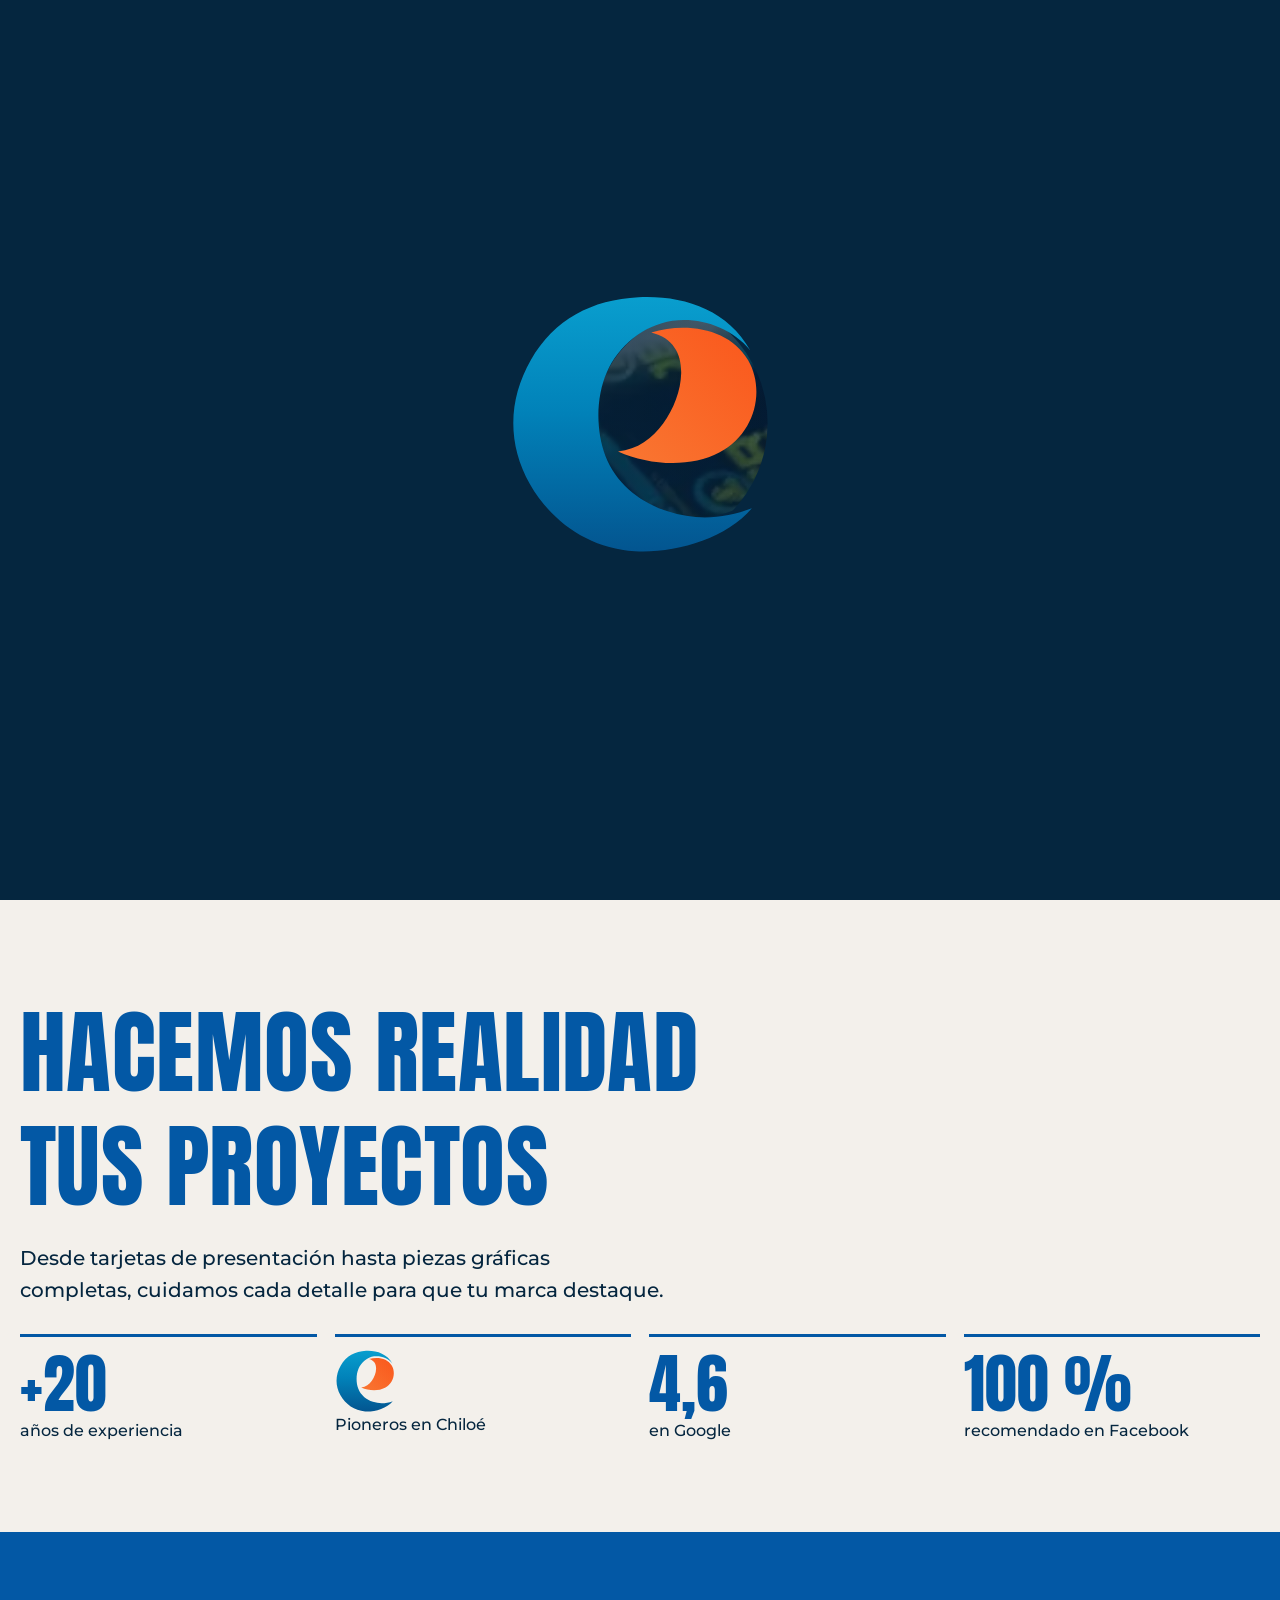
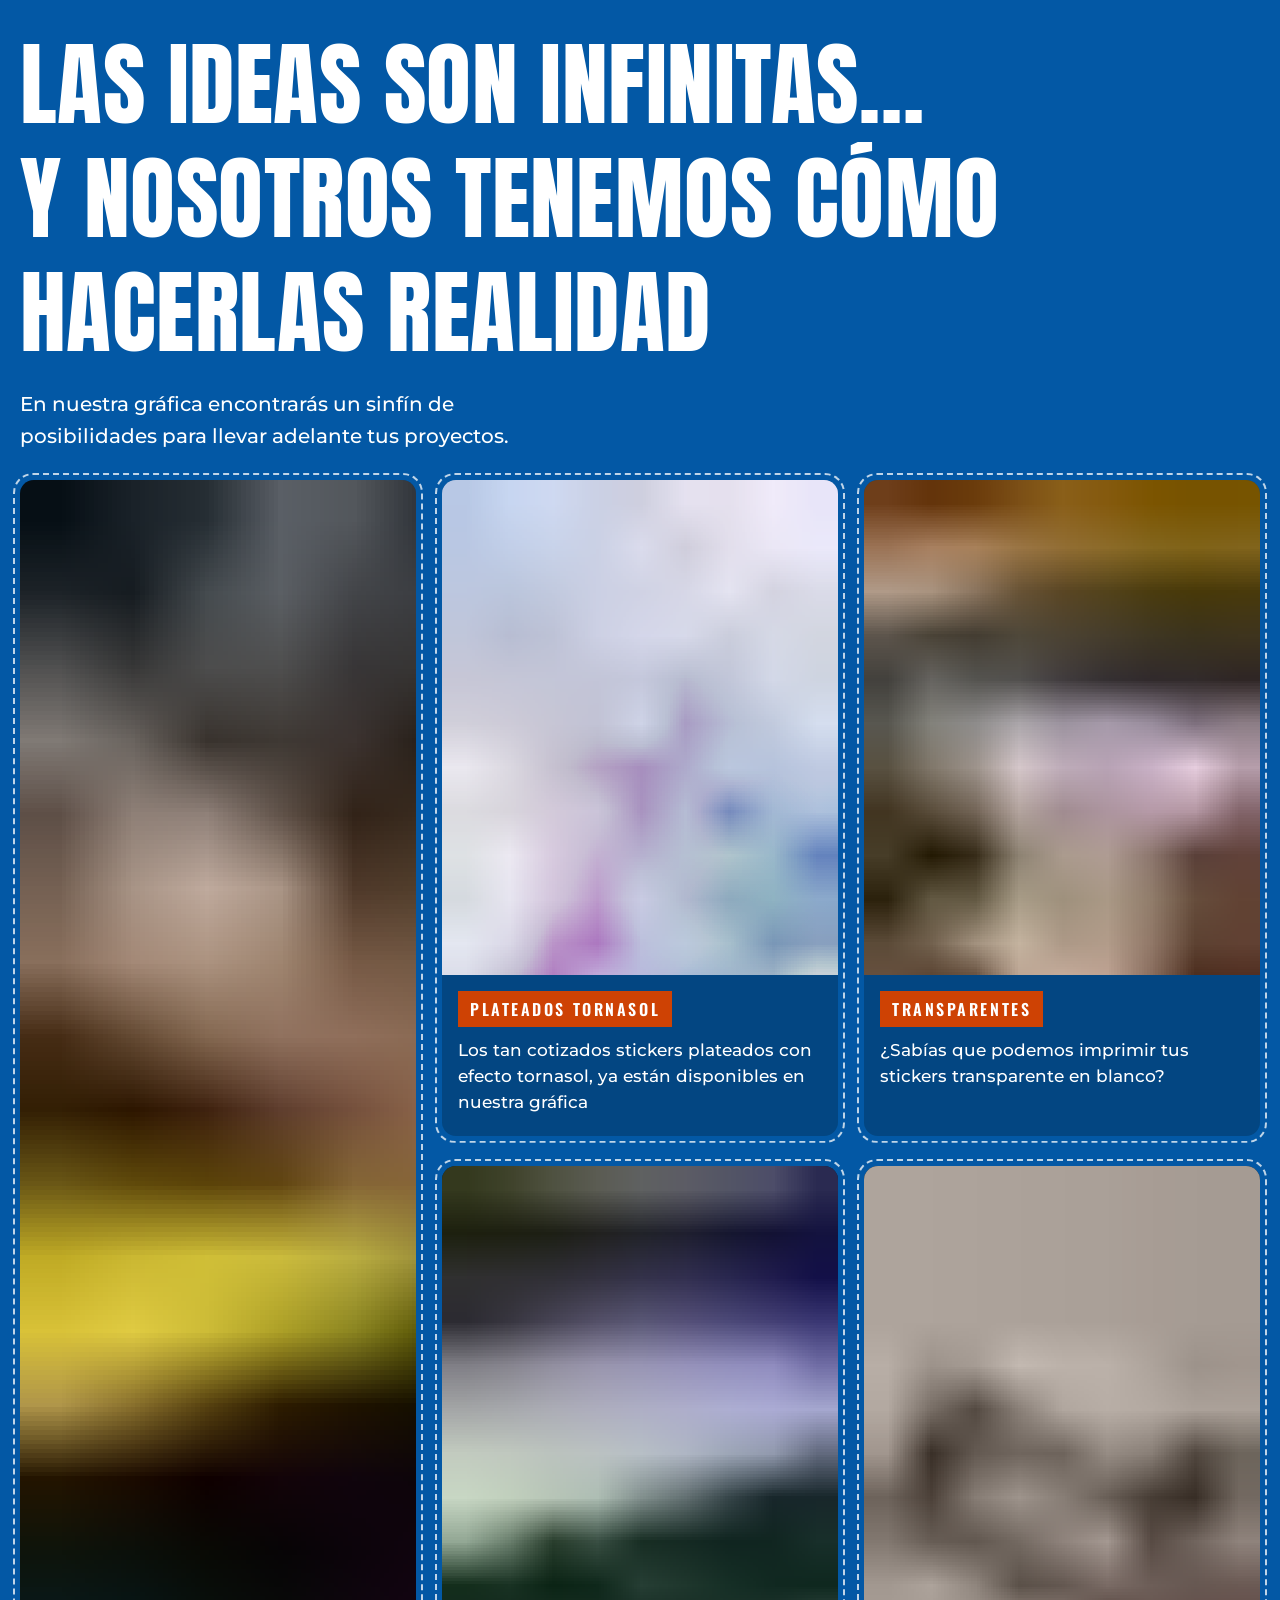
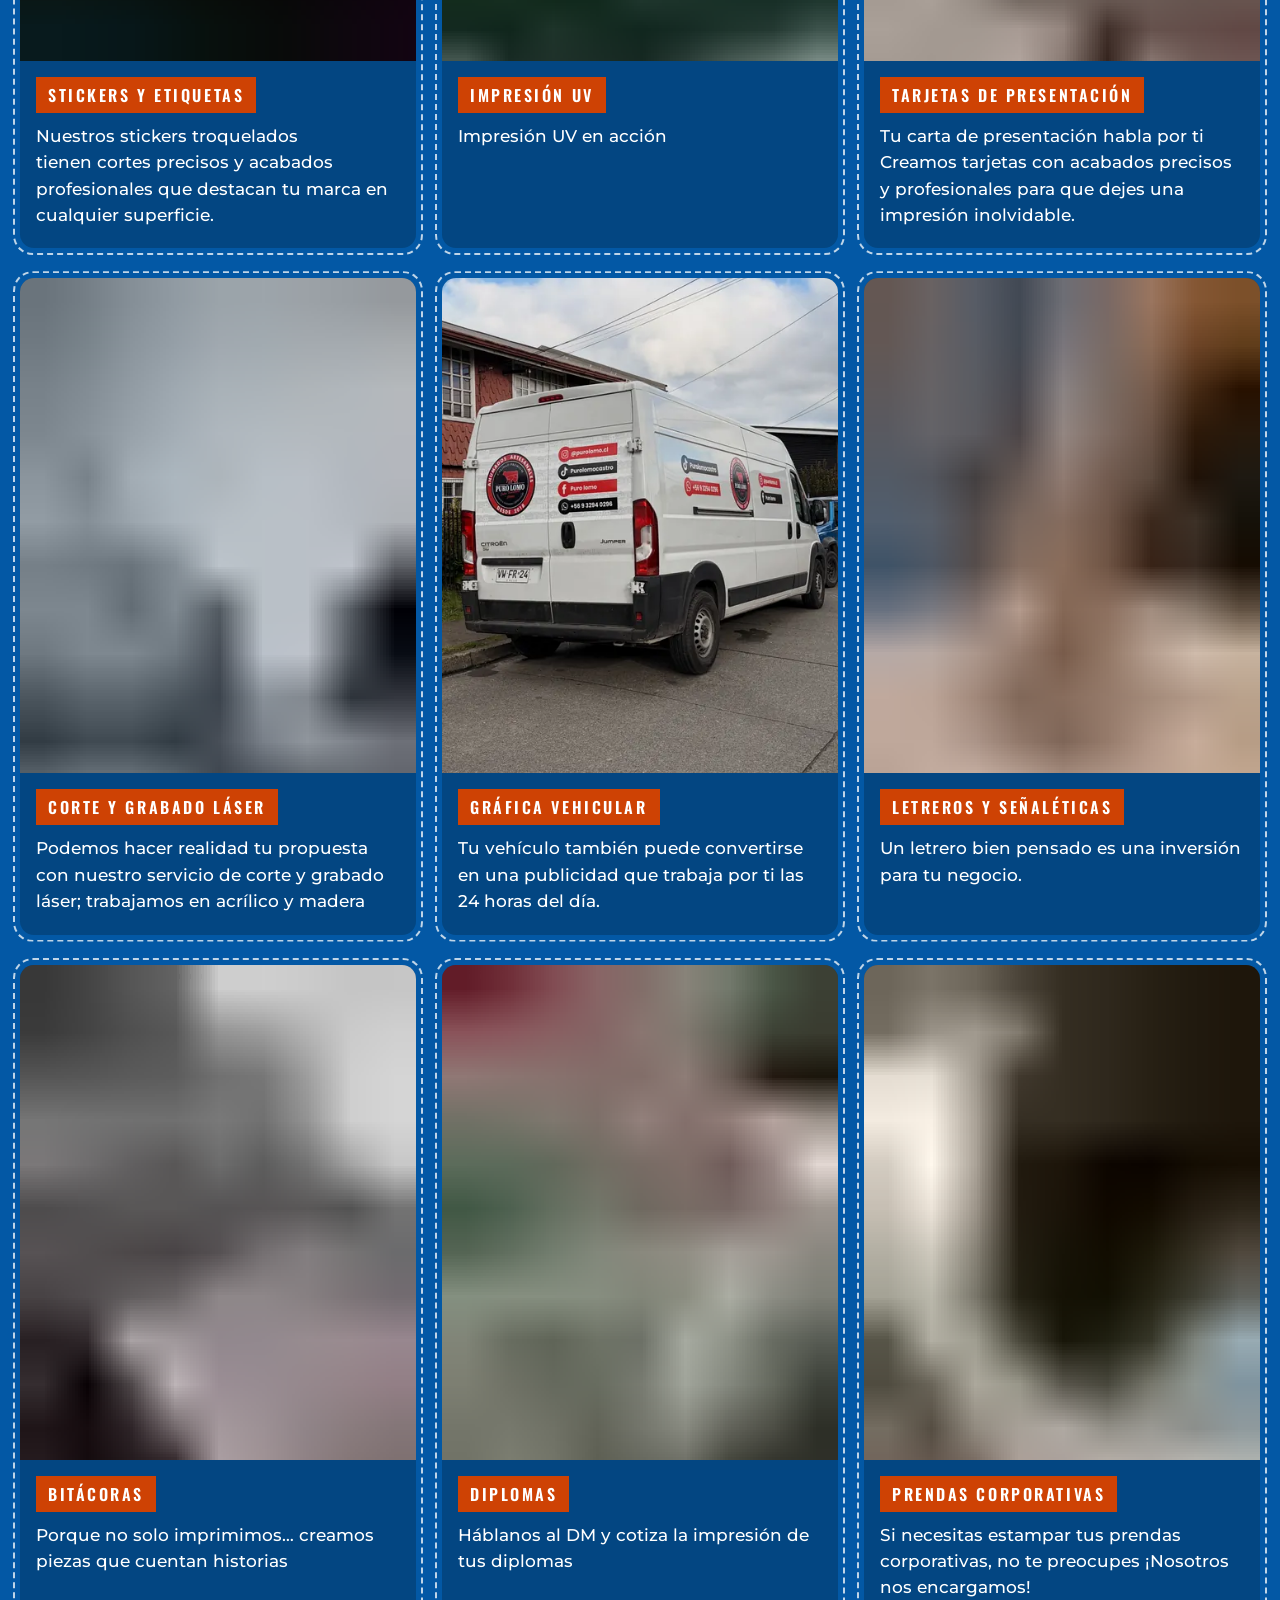
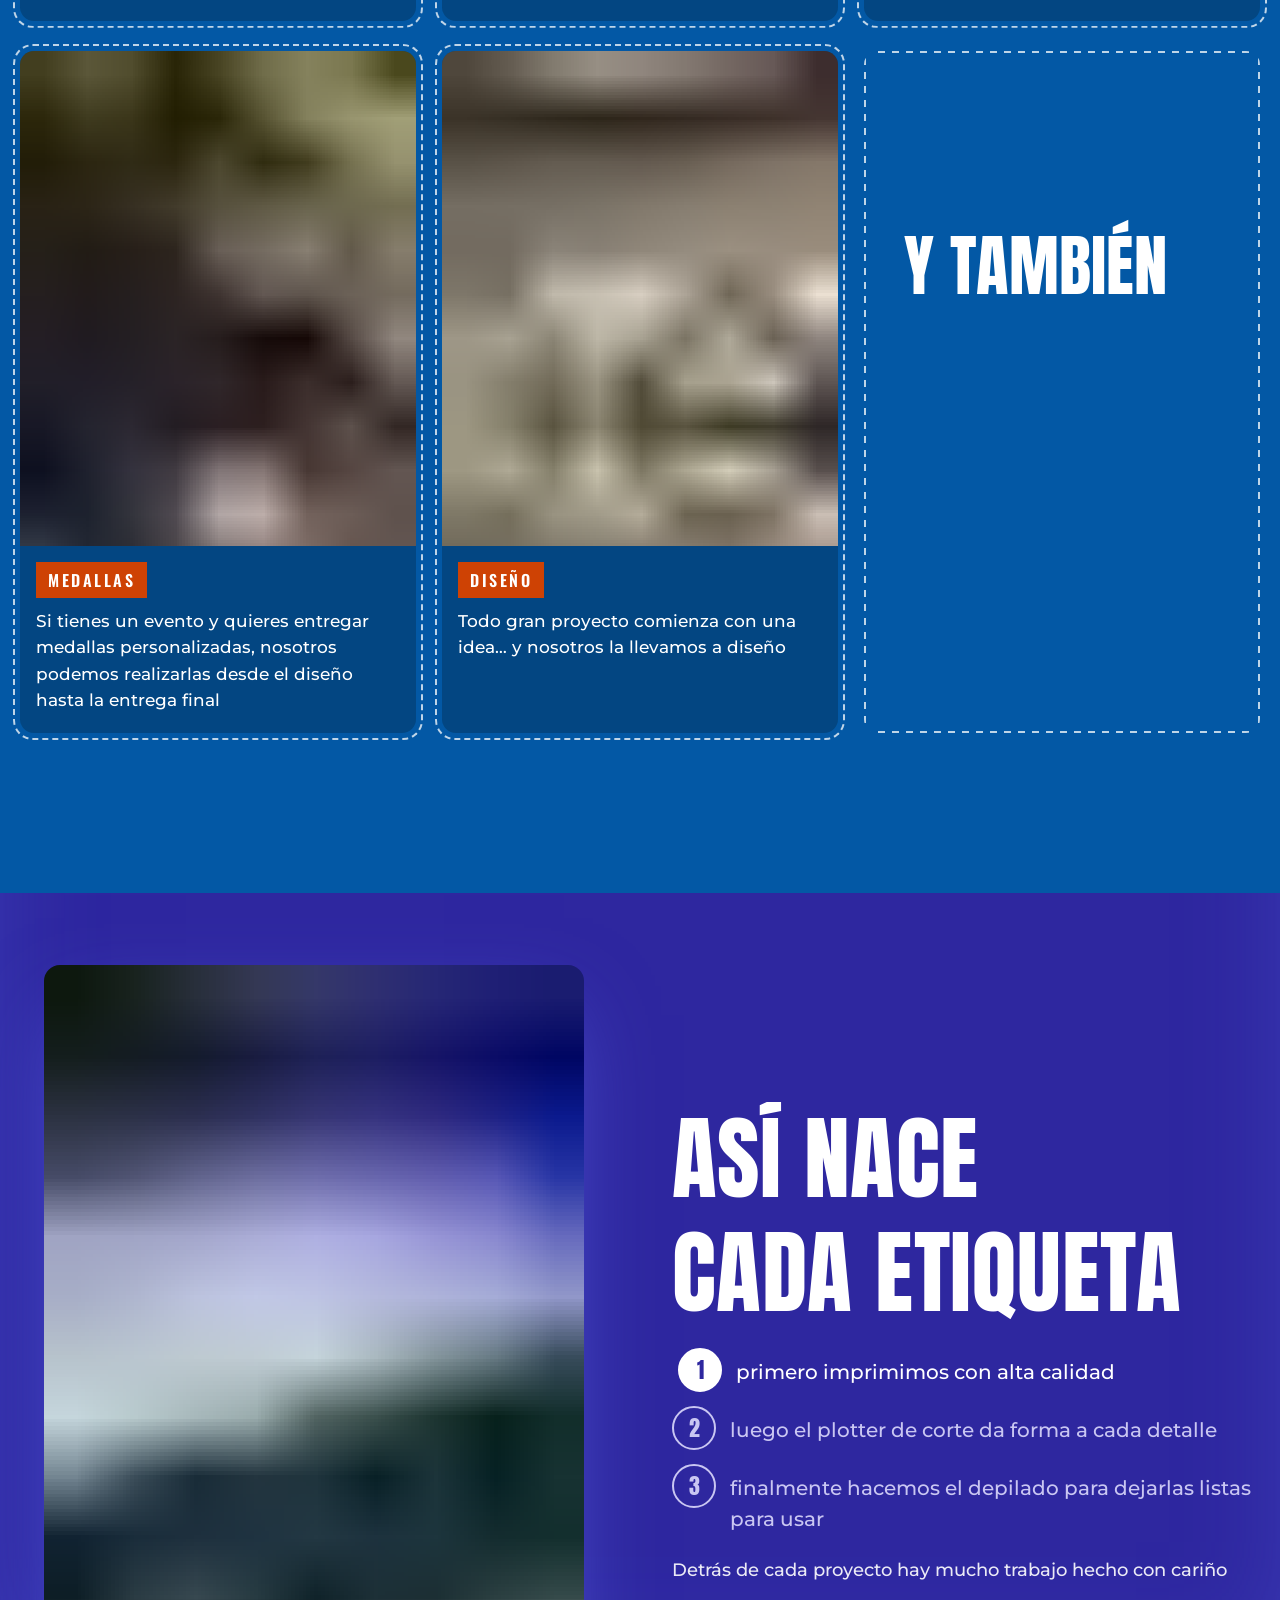
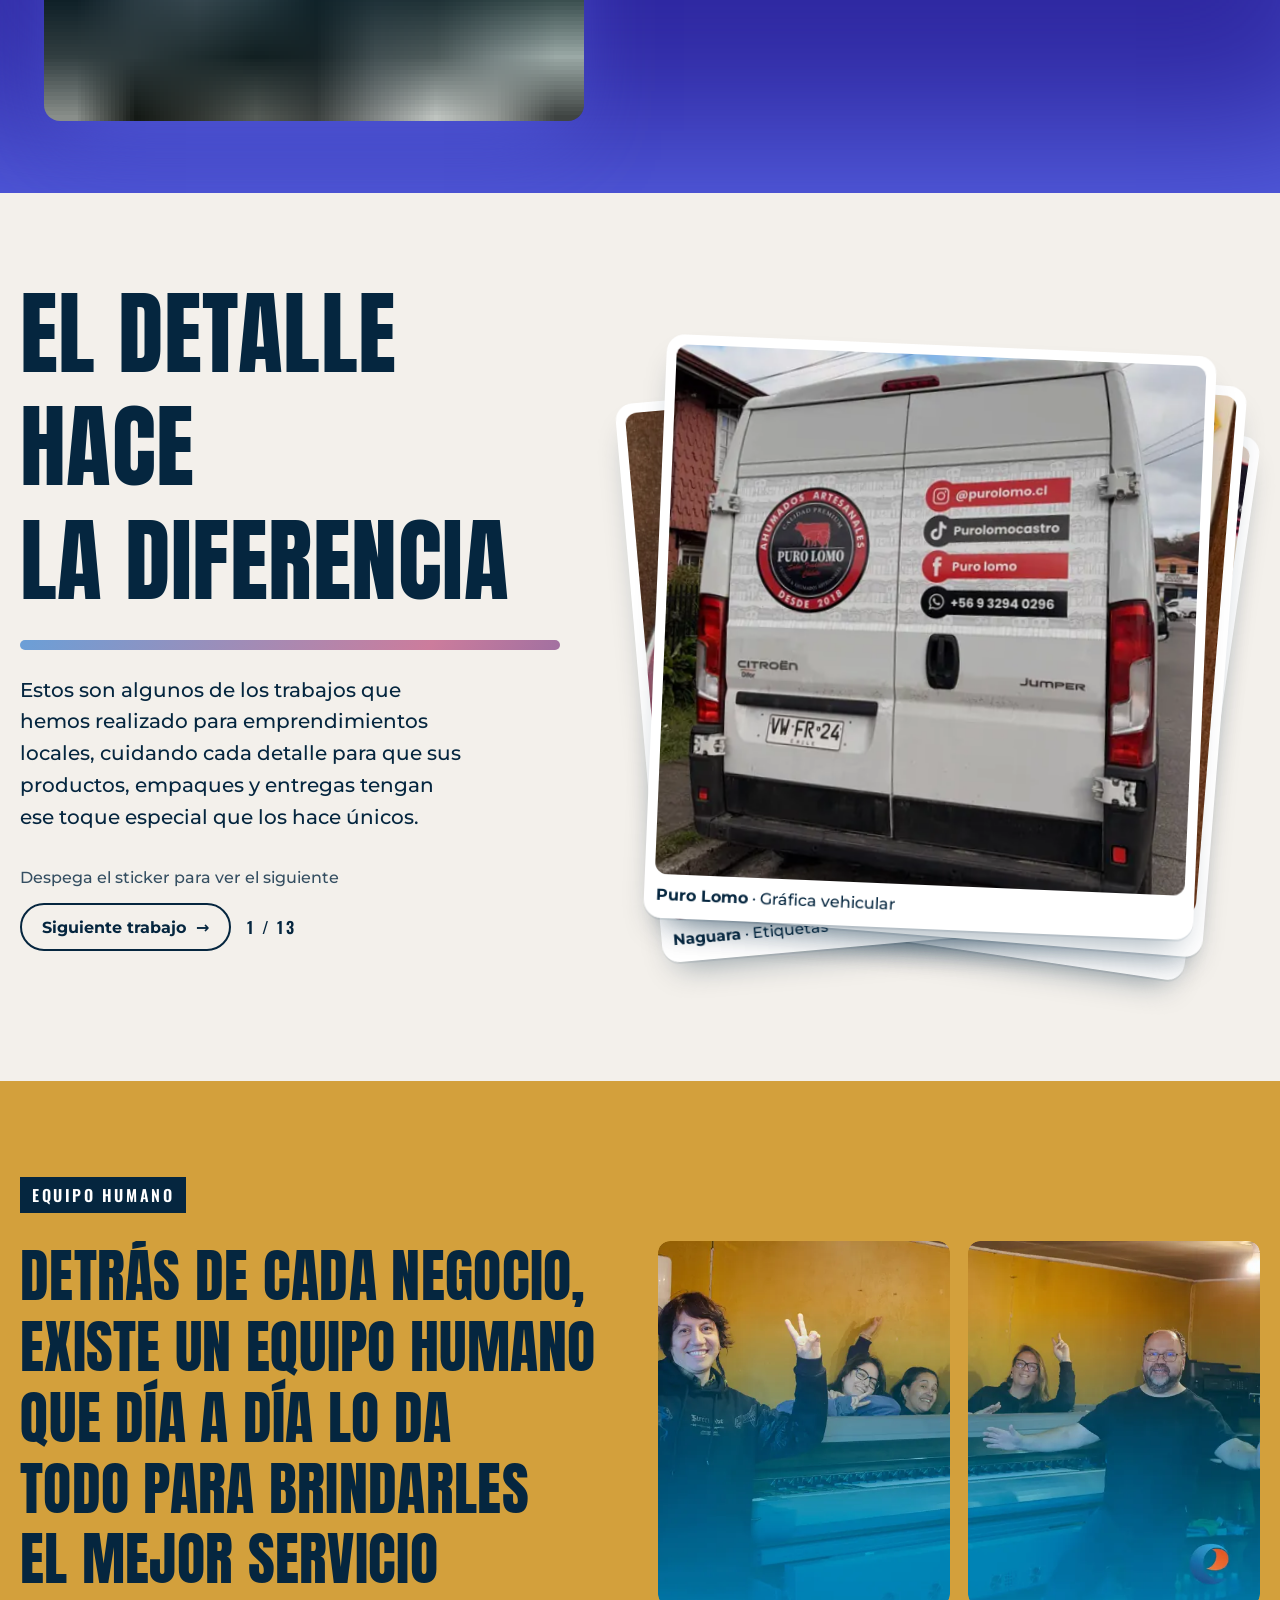
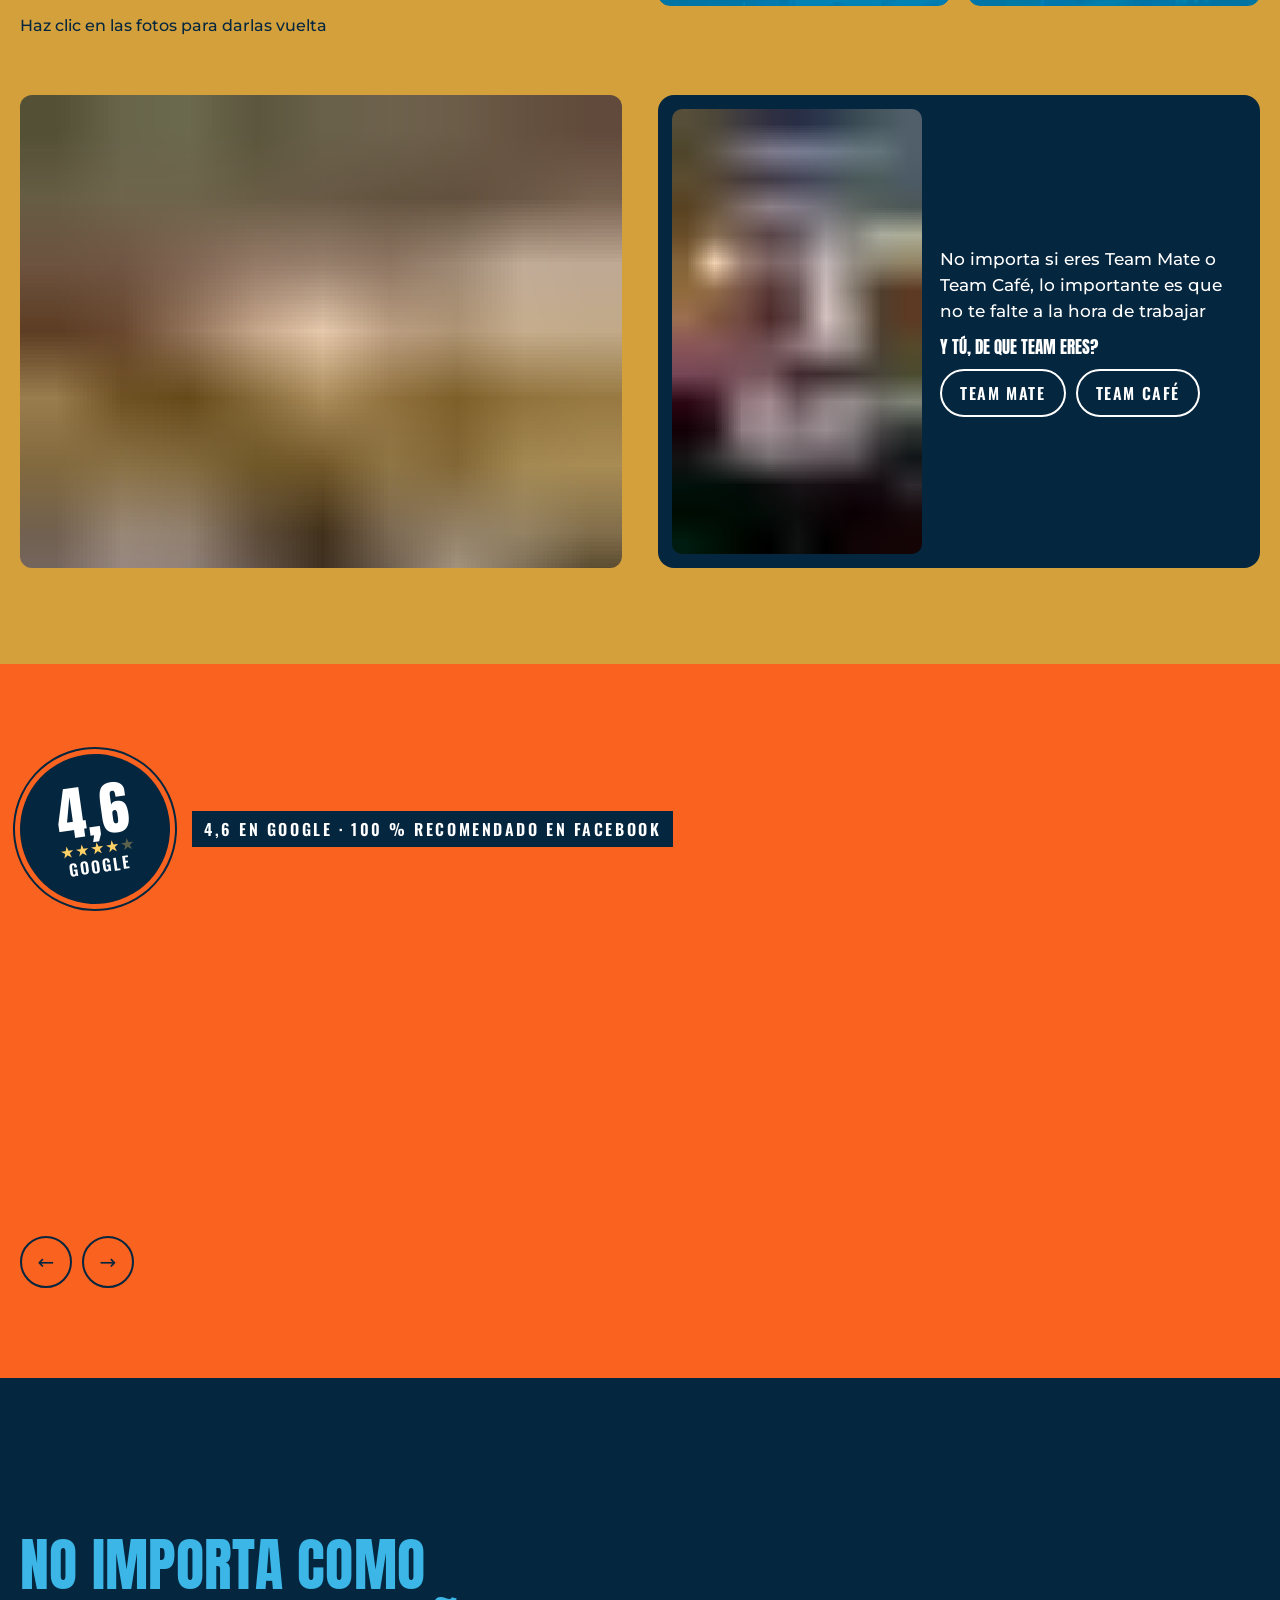
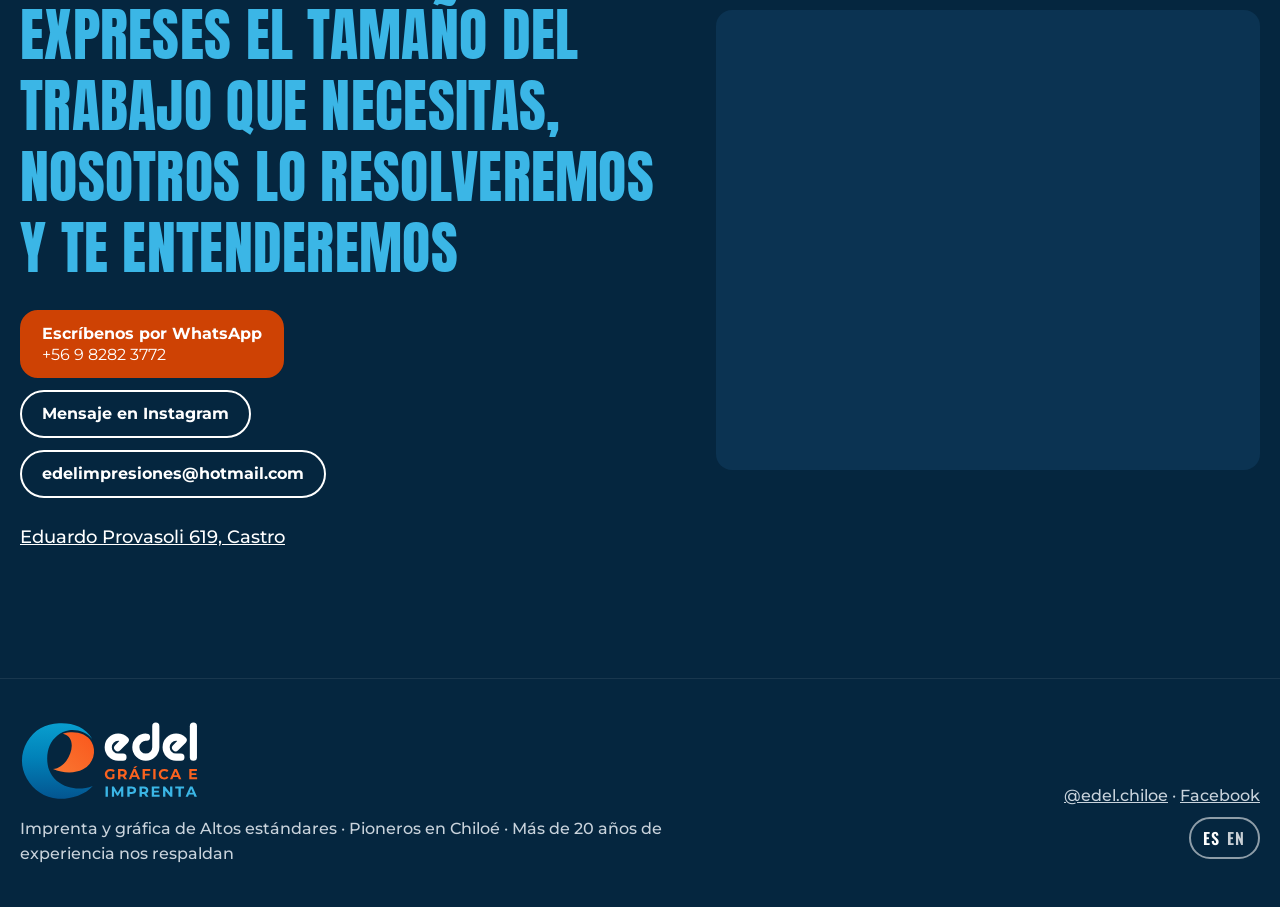
<file: public/index.html>
<!doctype html>
<html lang="es" data-lang="es">
<head>
<meta charset="utf-8">
<style>html{background:#05263f}#ov{visibility:hidden}</style>
<meta name="viewport" content="width=device-width,initial-scale=1,viewport-fit=cover">
<title>Edel Impresiones · Imprenta y gráfica en Castro, Chiloé</title>
<meta name="description" content="Edel Impresiones, imprenta y gráfica en Castro, Chiloé: stickers y etiquetas, impresión UV, corte y grabado láser, gráfica vehicular, letreros y más. Cotiza por WhatsApp." data-meta-en="Edel Impresiones, print and graphics shop in Castro, Chiloé: stickers and labels, UV printing, laser cutting and engraving, vehicle graphics, signs and more. Get a quote on WhatsApp.">
<meta name="robots" content="noindex,nofollow">
<meta name="theme-color" content="#05263f">
<link rel="canonical" href="https://edelimpresiones.pages.dev/">
<meta property="og:type" content="website"><meta property="og:locale" content="es_CL">
<meta property="og:title" content="Edel Impresiones · Tu marca empieza por una buena impresión">
<meta property="og:description" content="Edel Impresiones, imprenta y gráfica en Castro, Chiloé: stickers y etiquetas, impresión UV, corte y grabado láser, gráfica vehicular, letreros y más. Cotiza por WhatsApp.">
<meta property="og:url" content="https://edelimpresiones.pages.dev/"><meta property="og:image" content="https://edelimpresiones.pages.dev/assets/og-edel.jpg">
<meta property="og:image:width" content="1200"><meta property="og:image:height" content="630">
<meta name="twitter:card" content="summary_large_image"><meta name="twitter:image" content="https://edelimpresiones.pages.dev/assets/og-edel.jpg">
<link rel="icon" href="brand/favicon.svg" type="image/svg+xml"><link rel="icon" href="brand/favicon.ico" sizes="any">
<link rel="apple-touch-icon" href="brand/png/favicon-180.png">
<link rel="preload" href="assets/fonts/anton-latin-400-normal.woff2" as="font" type="font/woff2" crossorigin>
<link rel="preload" href="assets/fonts/montserrat-latin-500-normal.woff2" as="font" type="font/woff2" crossorigin>
<link rel="stylesheet" href="css/fonts.css?v=bf3bef36"><link rel="stylesheet" href="css/tokens.css?v=4f48555d"><link rel="stylesheet" href="css/nv10/site.css?v=0609f88d">
<script>document.documentElement.classList.add('js');try{if(localStorage.getItem('edel-lang')==='en')document.documentElement.dataset.lang='en'}catch(e){}</script>
<script type="application/ld+json">{"@context": "https://schema.org", "@type": "LocalBusiness", "name": "Edel Impresiones", "alternateName": "Imprenta y Gráfica Edel", "url": "https://edelimpresiones.pages.dev/", "image": "https://edelimpresiones.pages.dev/assets/og-edel.jpg", "logo": "https://edelimpresiones.pages.dev/brand/png/isotipo.png", "telephone": "+56982823772", "email": "edelimpresiones@hotmail.com", "address": {"@type": "PostalAddress", "streetAddress": "Eduardo Provasoli 619", "addressLocality": "Castro", "addressRegion": "Los Lagos", "addressCountry": "CL"}, "sameAs": ["https://www.instagram.com/edel.chiloe/", "https://www.facebook.com/edel.chiloe/"], "aggregateRating": {"@type": "AggregateRating", "ratingValue": "4.6", "reviewCount": "10"}}</script>
<script id="precarga" type="application/json">{"movil": [[["assets/fonts/anton-latin-400-normal.woff2", 18612], ["assets/fonts/montserrat-latin-400-normal.woff2", 18780], ["assets/fonts/montserrat-latin-500-normal.woff2", 18748], ["assets/fonts/montserrat-latin-700-normal.woff2", 18824], ["assets/fonts/oswald-latin-600-normal.woff2", 12740], ["assets/video/hero8-poster.webp", 44208], ["assets/video/hero8-540b.mp4", 937124]]], "grande": [[["assets/fonts/anton-latin-400-normal.woff2", 18612], ["assets/fonts/montserrat-latin-400-normal.woff2", 18780], ["assets/fonts/montserrat-latin-500-normal.woff2", 18748], ["assets/fonts/montserrat-latin-700-normal.woff2", 18824], ["assets/fonts/oswald-latin-600-normal.woff2", 12740], ["assets/video/hero8-poster.webp", 44208], ["assets/video/hero8.mp4", 3789207]]]}</script>
</head>
<body class="cargando">
<svg class="defs" width="0" height="0" aria-hidden="true" focusable="false"><defs><linearGradient id="ga" x1="0" y1="0" x2="0" y2="1"><stop offset="0" stop-color="#099ece"/><stop offset=".45" stop-color="#0182b9"/><stop offset="1" stop-color="#035590"/></linearGradient><linearGradient id="gn" x1="1" y1="0" x2="0" y2="1"><stop offset="0" stop-color="#fa571c"/><stop offset="1" stop-color="#f97732"/></linearGradient><linearGradient id="gaC" x1="0" y1="0" x2="0" y2="1"><stop offset="0" stop-color="#1aa8d8"/><stop offset=".45" stop-color="#0b90c6"/><stop offset="1" stop-color="#0a6cb0"/></linearGradient></defs></svg>
<a class="saltar" href="#contenido"><span data-en="Skip to content">Saltar al contenido</span></a>
<div id="carga" role="status" aria-live="polite">
 <svg id="ov" aria-hidden="true" preserveAspectRatio="none">
<defs>
 <clipPath id="co" clipPathUnits="userSpaceOnUse"><circle cx="263.3" cy="533.8" r="210.9"/></clipPath>
 <mask id="mkA" maskUnits="userSpaceOnUse" x="-2000" y="-2000" width="5000" height="5000"><path d="M445.48 412.35C413.91 373.36 360.36 356.43 315.81 363.07C267.64 370.25 225.78 405.65 206.77 448.31C188.07 490.31 188.32 546.6 204.1 587.72C222.22 634.93 262.1 665.41 307.81 680.4C354.56 695.74 401.66 692.98 448.12 675.3C403.75 727.52 317.22 750.76 253.19 746.82C177.2 742.14 114.31 697.87 78.58 635.06C39.07 565.61 43.67 491.63 80.03 428.3C118.93 360.56 181.84 327.64 259.33 323.83C332.55 320.24 406.61 343.52 445.48 412.35Z"/><path class="cierre" d="M445.48 412.35C413.91 373.36 360.36 356.43 315.81 363.07C267.64 370.25 225.78 405.65 206.77 448.31C188.07 490.31 188.32 546.6 204.1 587.72C222.22 634.93 262.1 665.41 307.81 680.4C354.56 695.74 401.66 692.98 448.12 675.3C403.75 727.52 317.22 750.76 253.19 746.82C177.2 742.14 114.31 697.87 78.58 635.06C39.07 565.61 43.67 491.63 80.03 428.3C118.93 360.56 181.84 327.64 259.33 323.83C332.55 320.24 406.61 343.52 445.48 412.35Z"/></mask>
 <mask id="mkN" maskUnits="userSpaceOnUse" x="-2000" y="-2000" width="5000" height="5000"><path d="M280.53 382.51C338.87 364.68 411.33 375.84 441.9 428.82C470.71 478.74 453.72 550.65 393.72 582.43C346.32 607.54 278.43 604.29 225.16 580.54C257.57 577.54 282.69 558.16 300.35 534.03C317.63 510.42 329.83 479.42 330.35 450.39C330.92 418.76 317.58 391.64 280.53 382.51Z"/><path class="cierre" d="M280.53 382.51C338.87 364.68 411.33 375.84 441.9 428.82C470.71 478.74 453.72 550.65 393.72 582.43C346.32 607.54 278.43 604.29 225.16 580.54C257.57 577.54 282.69 558.16 300.35 534.03C317.63 510.42 329.83 479.42 330.35 450.39C330.92 418.76 317.58 391.64 280.53 382.51Z"/></mask>
 <mask id="mk" maskUnits="userSpaceOnUse" x="-1e5" y="-1e5" width="2e5" height="2e5">
  <rect x="-1e5" y="-1e5" width="2e5" height="2e5" fill="#fff"/>
  <g class="ap"><circle id="hueco" cx="358.7" cy="521.1" r="0" fill="#000" clip-path="url(#co)"/></g>
 </mask>
</defs>
<rect id="velo" x="-1e5" y="-1e5" width="2e5" height="2e5" fill="#05263f" mask="url(#mk)"/>
<g class="ap">
 <path id="isoA" d="M445.48 412.35C413.91 373.36 360.36 356.43 315.81 363.07C267.64 370.25 225.78 405.65 206.77 448.31C188.07 490.31 188.32 546.6 204.1 587.72C222.22 634.93 262.1 665.41 307.81 680.4C354.56 695.74 401.66 692.98 448.12 675.3C403.75 727.52 317.22 750.76 253.19 746.82C177.2 742.14 114.31 697.87 78.58 635.06C39.07 565.61 43.67 491.63 80.03 428.3C118.93 360.56 181.84 327.64 259.33 323.83C332.55 320.24 406.61 343.52 445.48 412.35Z" fill="url(#gaC)" mask="url(#mkA)"/>
 <path id="isoN" d="M280.53 382.51C338.87 364.68 411.33 375.84 441.9 428.82C470.71 478.74 453.72 550.65 393.72 582.43C346.32 607.54 278.43 604.29 225.16 580.54C257.57 577.54 282.69 558.16 300.35 534.03C317.63 510.42 329.83 479.42 330.35 450.39C330.92 418.76 317.58 391.64 280.53 382.51Z" fill="url(#gn)" mask="url(#mkN)"/>
 <g id="pal" transform="translate(-521.5 473)">
  <g id="edel" fill="none" stroke="#fff" stroke-width="40" stroke-linecap="round" stroke-linejoin="round"><path d="M618 514H591A56 56 0 0 1 535 458A56 56 0 0 1 591 402A56 56 0 0 1 630.60 418.40L588.17 460.83" pathLength="1"/><path d="M750 402A56 56 0 0 0 690 458A56 56 0 0 0 746 514A56 56 0 0 0 802 458V340" pathLength="1"/><path d="M943 514H916A56 56 0 0 1 860 458A56 56 0 0 1 916 402A56 56 0 0 1 955.60 418.40L913.17 460.83" pathLength="1"/><path d="M1013 340V514" pathLength="1"/></g>
  <path id="sub1" d="M547.1057142857143 638.9771428571429Q540.3471428571428 638.9771428571429 534.6878571428571 636.8192857142858Q529.0285714285714 634.6614285714286 524.8349999999999 630.6714285714286Q520.6414285714285 626.6814285714286 518.3207142857143 621.3071428571429Q516.0 615.9328571428572 516.0 609.5Q516.0 603.0671428571428 518.3207142857143 597.6928571428571Q520.6414285714285 592.3185714285714 524.8757142857143 588.3285714285714Q529.11 584.3385714285714 534.81 582.1807142857142Q540.51 580.0228571428571 547.3499999999999 580.0228571428571Q554.9228571428571 580.0228571428571 560.9892857142856 582.5471428571428Q567.0557142857142 585.0714285714286 571.2085714285714 589.8757142857143L562.74 597.6928571428572Q559.6457142857142 594.4357142857143 555.9814285714285 592.8478571428572Q552.3171428571428 591.26 548.0014285714285 591.26Q543.8485714285714 591.26 540.4285714285713 592.5628571428572Q537.0085714285714 593.8657142857143 534.525 596.3085714285714Q532.0414285714286 598.7514285714286 530.6978571428572 602.09Q529.3542857142857 605.4285714285714 529.3542857142857 609.5Q529.3542857142857 613.49 530.6978571428572 616.8285714285714Q532.0414285714286 620.1671428571428 534.525 622.6507142857142Q537.0085714285714 625.1342857142857 540.3878571428571 626.4371428571428Q543.7671428571429 627.74 547.8385714285714 627.74Q551.7471428571429 627.74 555.4521428571429 626.4778571428571Q559.1571428571428 625.2157142857143 562.6585714285713 622.2028571428572L570.15 631.73Q565.5085714285714 635.2314285714285 559.3607142857143 637.1042857142857Q553.2128571428572 638.9771428571429 547.1057142857143 638.9771428571429ZM570.15 631.73 558.0985714285714 630.02V608.6042857142858H570.15Z M590.1346428571428 638.0V581.0H614.4817857142857Q626.3703571428572 581.0 632.9660714285715 586.4964285714286Q639.5617857142857 591.9928571428571 639.5617857142857 601.6828571428572Q639.5617857142857 608.0342857142857 636.5489285714286 612.635Q633.5360714285714 617.2357142857143 627.9989285714286 619.6785714285714Q622.4617857142857 622.1214285714286 614.8075 622.1214285714286H597.4632142857143L603.3260714285715 616.34V638.0ZM626.3703571428572 638.0 612.1203571428572 617.3171428571428H626.2075L640.6203571428572 638.0ZM603.3260714285715 617.8057142857143 597.4632142857143 611.6171428571429H614.0746428571429Q620.1817857142858 611.6171428571429 623.1946428571429 608.9707142857143Q626.2075 606.3242857142857 626.2075 601.6828571428572Q626.2075 596.96 623.1946428571429 594.3542857142857Q620.1817857142858 591.7485714285714 614.0746428571429 591.7485714285714H597.4632142857143L603.3260714285715 585.4785714285714Z M650.2635714285715 638.0 675.6692857142858 581.0H688.6978571428572L714.1850000000001 638.0H700.3421428571429L679.4964285714286 587.6771428571428H684.7078571428572L663.7807142857143 638.0ZM662.9664285714287 625.7857142857143 666.4678571428572 615.77H695.782142857143L699.365 625.7857142857143ZM674.7735714285716 576.3585714285715 685.7664285714287 564.6328571428572H699.4464285714287L684.7078571428573 576.3585714285715Z M727.8996428571429 638.0V581.0H770.9753571428571V591.5857142857143H741.0910714285715V638.0ZM740.1139285714286 617.2357142857143V606.65H767.4739285714286V617.2357142857143Z M787.702857142857 638.0V581.0H800.8942857142857V638.0Z M849.4603571428571 638.9771428571429Q842.8646428571428 638.9771428571429 837.2053571428571 636.8192857142858Q831.5460714285714 634.6614285714286 827.3932142857143 630.6714285714286Q823.2403571428571 626.6814285714286 820.9196428571429 621.3071428571429Q818.5989285714286 615.9328571428572 818.5989285714286 609.5Q818.5989285714286 603.0671428571428 820.9196428571429 597.6928571428571Q823.2403571428571 592.3185714285714 827.4339285714285 588.3285714285714Q831.6274999999999 584.3385714285714 837.2460714285714 582.1807142857142Q842.8646428571428 580.0228571428571 849.5417857142857 580.0228571428571Q856.9517857142857 580.0228571428571 862.9367857142856 582.587857142857Q868.9217857142856 585.1528571428571 872.9932142857143 590.12L864.5246428571428 597.9371428571428Q861.5932142857142 594.5985714285714 858.0103571428572 592.9292857142857Q854.4275 591.26 850.1932142857142 591.26Q846.2032142857142 591.26 842.8646428571428 592.5628571428572Q839.5260714285714 593.8657142857143 837.0832142857143 596.3085714285714Q834.6403571428572 598.7514285714286 833.2967857142858 602.09Q831.9532142857142 605.4285714285714 831.9532142857142 609.5Q831.9532142857142 613.5714285714286 833.2967857142858 616.91Q834.6403571428572 620.2485714285714 837.0832142857143 622.6914285714286Q839.5260714285714 625.1342857142857 842.8646428571428 626.4371428571428Q846.2032142857142 627.74 850.1932142857142 627.74Q854.4275 627.74 858.0103571428572 626.0707142857143Q861.5932142857142 624.4014285714286 864.5246428571428 620.9814285714285L872.9932142857143 628.7985714285714Q868.9217857142856 633.7657142857142 862.9367857142856 636.3714285714286Q856.9517857142857 638.9771428571429 849.4603571428571 638.9771428571429Z M881.415 638.0 906.8207142857143 581.0H919.8492857142857L945.3364285714285 638.0H931.4935714285714L910.6478571428571 587.6771428571428H915.8592857142856L894.9321428571428 638.0ZM894.1178571428571 625.7857142857143 897.6192857142856 615.77H926.9335714285714L930.5164285714285 625.7857142857143Z M989.8657142857144 638.0V581.0H1032.9414285714286V591.5857142857143H1002.9757142857143V627.4142857142857H1034.0V638.0ZM1001.9985714285715 614.2228571428572V603.9628571428572H1029.44V614.2228571428572Z" fill="#fa621f"/><path id="sub2" d="M520.0 736.0V679.0H533.1914285714286V736.0Z M555.5493877551021 736.0V679.0H566.4608163265306L590.7265306122449 719.2257142857143H584.9451020408163L608.8036734693877 679.0H619.6336734693878L619.7965306122449 736.0H607.419387755102L607.3379591836734 697.9728571428572H609.6179591836735L590.5636734693877 729.9742857142858H584.619387755102L565.1579591836735 697.9728571428572H567.9265306122448V736.0Z M642.1544897959184 736.0V679.0H666.8273469387755Q674.4816326530612 679.0 680.018775510204 681.4835714285714Q685.5559183673469 683.9671428571429 688.568775510204 688.6085714285714Q691.5816326530612 693.25 691.5816326530612 699.6828571428572Q691.5816326530612 706.0342857142857 688.568775510204 710.6757142857143Q685.5559183673469 715.3171428571428 680.018775510204 717.8007142857143Q674.4816326530612 720.2842857142857 666.8273469387755 720.2842857142857H649.4830612244898L655.3459183673469 714.34V736.0ZM655.3459183673469 715.8057142857143 649.4830612244898 709.5357142857143H666.0944897959183Q672.2016326530612 709.5357142857143 675.2144897959183 706.9300000000001Q678.2273469387754 704.3242857142857 678.2273469387754 699.6828571428572Q678.2273469387754 694.96 675.2144897959183 692.3542857142857Q672.2016326530612 689.7485714285714 666.0944897959183 689.7485714285714H649.4830612244898L655.3459183673469 683.4785714285714Z M710.6010204081633 736.0V679.0H734.9481632653061Q746.8367346938776 679.0 753.4324489795919 684.4964285714286Q760.0281632653061 689.9928571428571 760.0281632653061 699.6828571428572Q760.0281632653061 706.0342857142857 757.0153061224489 710.635Q754.0024489795918 715.2357142857143 748.465306122449 717.6785714285714Q742.9281632653061 720.1214285714286 735.2738775510204 720.1214285714286H717.9295918367347L723.7924489795919 714.34V736.0ZM746.8367346938776 736.0 732.5867346938776 715.3171428571428H746.6738775510204L761.0867346938776 736.0ZM723.7924489795919 715.8057142857143 717.9295918367347 709.6171428571429H734.5410204081633Q740.6481632653062 709.6171428571429 743.6610204081633 706.9707142857143Q746.6738775510204 704.3242857142857 746.6738775510204 699.6828571428572Q746.6738775510204 694.96 743.6610204081633 692.3542857142857Q740.6481632653062 689.7485714285714 734.5410204081633 689.7485714285714H717.9295918367347L723.7924489795919 683.4785714285714Z M779.2918367346938 736.0V679.0H822.3675510204081V689.5857142857143H792.4018367346938V725.4142857142857H823.4261224489795V736.0ZM791.424693877551 712.2228571428572V701.9628571428572H818.8661224489796V712.2228571428572Z M842.7712244897959 736.0V679.0H853.6826530612244L887.3126530612244 720.04H882.0197959183673V679.0H895.0483673469388V736.0H884.2183673469387L850.5069387755102 694.96H855.7997959183673V736.0Z M929.213469387755 736.0V689.7485714285714H910.973469387755V679.0H960.6448979591836V689.7485714285714H942.4048979591836V736.0Z M969.0785714285713 736.0 994.4842857142856 679.0H1007.512857142857L1033.0 736.0H1019.1571428571427L998.3114285714285 685.6771428571428H1003.522857142857L982.5957142857142 736.0ZM981.7814285714285 723.7857142857143 985.282857142857 713.77H1014.5971428571428L1018.1799999999998 723.7857142857143Z" fill="#3bb6e6"/>
 </g>
</g>
</svg>
 <p class="pct"><span id="pct">0</span> %<span class="sr" data-en="Loading Edel Impresiones">Cargando Edel Impresiones</span></p>
</div>

<header class="nav" id="nav">
 <a class="nav-logo" href="#portada" aria-label="Edel Impresiones"><svg class="logo-nav" viewBox="40 300 1010 460" aria-hidden="true"><path d="M445.48 412.35C413.91 373.36 360.36 356.43 315.81 363.07C267.64 370.25 225.78 405.65 206.77 448.31C188.07 490.31 188.32 546.6 204.1 587.72C222.22 634.93 262.1 665.41 307.81 680.4C354.56 695.74 401.66 692.98 448.12 675.3C403.75 727.52 317.22 750.76 253.19 746.82C177.2 742.14 114.31 697.87 78.58 635.06C39.07 565.61 43.67 491.63 80.03 428.3C118.93 360.56 181.84 327.64 259.33 323.83C332.55 320.24 406.61 343.52 445.48 412.35Z" fill="url(#ga)"/><path d="M280.53 382.51C338.87 364.68 411.33 375.84 441.9 428.82C470.71 478.74 453.72 550.65 393.72 582.43C346.32 607.54 278.43 604.29 225.16 580.54C257.57 577.54 282.69 558.16 300.35 534.03C317.63 510.42 329.83 479.42 330.35 450.39C330.92 418.76 317.58 391.64 280.53 382.51Z" fill="url(#gn)"/><g fill="none" stroke="currentColor" stroke-width="40" stroke-linecap="round"><path d="M618 514H591A56 56 0 0 1 535 458A56 56 0 0 1 591 402A56 56 0 0 1 630.60 418.40L588.17 460.83"/><path d="M802 340V458A56 56 0 0 1 746 514A56 56 0 0 1 690 458A56 56 0 0 1 750 402"/><path d="M943 514H916A56 56 0 0 1 860 458A56 56 0 0 1 916 402A56 56 0 0 1 955.60 418.40L913.17 460.83"/><path d="M1013 340V514"/></g></svg></a>
 <nav class="nav-links" aria-label="Secciones" data-aria-en="Sections">
  <a href="#servicios"><span data-en="Services">Servicios</span></a><a href="#proceso"><span data-en="Process">Proceso</span></a>
  <a href="#trabajos"><span data-en="Work">Trabajos</span></a><a href="#equipo"><span data-en="Team">Equipo</span></a><a href="#resenas"><span data-en="Reviews">Reseñas</span></a>
 </nav>
 <div class="nav-acc">
  <a class="btn btn-cot mag" href="https://wa.me/56982823772?text=Hola%20Edel%2C%20quiero%20cotizar%20un%20trabajo" data-href-en="https://wa.me/56982823772?text=Hi%20Edel%2C%20I%20would%20like%20a%20quote%20for%20a%20job" target="_blank" rel="noopener"><span data-en="Get a quote">Cotiza</span></a>
  <button class="menu-b" type="button" aria-expanded="false" aria-controls="menu"><span class="menu-ico" aria-hidden="true"></span><span class="sr" data-en="Menu">Menú</span></button>
 </div>
</header>
<div class="menu" id="menu" role="dialog" aria-modal="true" aria-label="Menú" data-aria-en="Menu" hidden>
 <button class="menu-x" type="button"><span data-en="Close">Cerrar</span> <span aria-hidden="true"></span></button>
 <nav aria-label="Secciones" data-aria-en="Sections">
  <a href="#servicios"><span data-en="Services">Servicios</span></a><a href="#proceso"><span data-en="Process">Proceso</span></a><a href="#trabajos"><span data-en="Work">Trabajos</span></a>
  <a href="#equipo"><span data-en="Team">Equipo</span></a><a href="#resenas"><span data-en="Reviews">Reseñas</span></a><a href="#cotiza"><span data-en="Get a quote">Cotiza</span></a>
 </nav>
 <a class="btn btn-wa" href="https://wa.me/56982823772?text=Hola%20Edel%2C%20quiero%20cotizar%20un%20trabajo" data-href-en="https://wa.me/56982823772?text=Hi%20Edel%2C%20I%20would%20like%20a%20quote%20for%20a%20job" target="_blank" rel="noopener"><span data-en="Get a quote on WhatsApp">Cotiza por WhatsApp</span><small>+56 9 8282 3772</small></a>
 <p class="menu-dir" lang="es">Eduardo Provasoli 619, Castro · @edel.chiloe</p>
 <p class="menu-lang"><button class="lang" type="button" aria-label="Cambiar idioma a inglés" data-aria-en="Switch language to Spanish"><span class="es">ES</span><span class="en">EN</span></button></p>
</div>

<main id="contenido">
<section class="s-portada" id="portada">
 <div class="hero-v"><video class="vid hero-video" muted playsinline loop preload="none" poster="assets/video/hero8-poster.webp" style="background-image:url([data-uri])" aria-label="Máquinas de Edel imprimiendo y cortando: impresora UV, plotter de corte y depilado de stickers" data-aria-en="Edel machines printing and cutting: UV printer, cutting plotter and sticker weeding" data-src-movil="assets/video/hero8-540b.mp4" data-src-grande="assets/video/hero8.mp4"></video></div>
 <div class="hero-t">
  <h1 class="h1" lang="es"><span class="ln"><span>Tu marca</span></span><span class="ln"><span>empieza por una</span></span><span class="ln"><span>buena <em>impresión</em></span></span></h1>
  <p class="glosa-h" lang="en" hidden>Your brand starts with a good impression</p>
  <p class="banda b-nar" lang="es">Pioneros en Chiloé · Más de 20 años de experiencia nos respaldan</p>
  <div class="hero-b"><a class="btn btn-wa mag" href="https://wa.me/56982823772?text=Hola%20Edel%2C%20quiero%20cotizar%20un%20trabajo" data-href-en="https://wa.me/56982823772?text=Hi%20Edel%2C%20I%20would%20like%20a%20quote%20for%20a%20job" target="_blank" rel="noopener"><span data-en="Get a quote on WhatsApp">Cotiza por WhatsApp</span></a>
  <a class="btn btn-l mag" href="#trabajos"><span data-en="See our work">Ver trabajos</span></a></div>
 </div>
</section>

<section class="s-intro" id="intro">
 <div class="w">
  <h2 class="h2" lang="es"><span class="ln"><span>Hacemos realidad</span></span><span class="ln"><span>tus proyectos</span></span></h2>
  <p class="glosa-h" lang="en" hidden>We make your projects happen</p>
  <p class="lead" lang="es">Desde tarjetas de presentación hasta piezas gráficas completas, cuidamos cada detalle para que tu marca destaque.</p>
  <ul class="cifras">
   <li><b data-cuenta="20">+20</b><span data-en="years of experience">años de experiencia</span></li>
   <li><b class="cifra-iso" aria-hidden="true"><img src="brand/isotipo.svg" alt="" width="424" height="446"></b><span data-en="Pioneers in Chiloé">Pioneros en Chiloé</span></li>
   <li><b data-cuenta="4.6" data-en="4.6">4,6</b><span data-en="on Google">en Google</span></li>
   <li><b data-cuenta="100" data-en="100%">100 %</b><span data-en="recommended on Facebook">recomendado en Facebook</span></li>
  </ul>
 </div>
</section>

<section class="s-serv" id="servicios">
 <div class="w">
  <h2 class="h2" lang="es"><span class="ln"><span>Las ideas son infinitas…</span></span><span class="ln"><span>y nosotros tenemos cómo</span></span><span class="ln"><span>hacerlas realidad</span></span></h2>
  <p class="glosa-h" lang="en" hidden>Ideas are endless… and we have what it takes to make them real</p>
  <p class="lead" lang="es">En nuestra gráfica encontrarás un sinfín de posibilidades para llevar adelante tus proyectos.</p>
  <div class="serv-grid"><div class="col col-1"><article class="serv" style="order:0" data-src-ig="IG-21"><span class="troquel" aria-hidden="true"></span><div class="serv-m"><video class="vid " muted playsinline loop autoplay preload="none" data-poster="assets/video/stickers8-poster.webp" style="background-image:url([data-uri])" aria-label="Corte y depilado de stickers troquelados" data-aria-en="Cutting and weeding die-cut stickers" data-src="assets/video/stickers8.mp4"></video></div><div class="serv-t"><h3 class="banda" data-en="Stickers &amp; labels">Stickers y etiquetas</h3><p lang="es">Nuestros stickers troquelados tienen cortes precisos y acabados profesionales que destacan tu marca en cualquier superficie.</p></div></article><article class="serv" style="order:5" data-src-ig="IG-17"><span class="troquel" aria-hidden="true"></span><div class="serv-m"><video class="vid " muted playsinline loop autoplay preload="none" data-poster="assets/video/laser8-poster.webp" style="background-image:url([data-uri])" aria-label="Mostrador de madera cortado con láser, armado pieza por pieza" data-aria-en="Laser-cut wooden display stand assembled piece by piece" data-src="assets/video/laser8.mp4"></video></div><div class="serv-t"><h3 class="banda" data-en="Laser cutting &amp; engraving">Corte y grabado láser</h3><p lang="es">Podemos hacer realidad tu propuesta con nuestro servicio de corte y grabado láser; trabajamos en acrílico y madera</p></div></article><article class="serv" style="order:7" data-src-ig="IG-34"><span class="troquel" aria-hidden="true"></span><div class="serv-m"><video class="vid " muted playsinline loop autoplay preload="none" data-poster="assets/video/letreros8-poster.webp" style="background-image:url([data-uri])" aria-label="Letrero de Pilates &amp; Skincare cortado a mano" data-aria-en="Pilates &amp; Skincare sign being hand-trimmed" data-src="assets/video/letreros8.mp4"></video></div><div class="serv-t"><h3 class="banda" data-en="Signs &amp; wayfinding">Letreros y señaléticas</h3><p lang="es">Un letrero bien pensado es una inversión para tu negocio.</p></div></article><article class="serv" style="order:12" data-src-ig="IG-19"><span class="troquel" aria-hidden="true"></span><div class="serv-m"><video class="vid " muted playsinline loop autoplay preload="none" data-poster="assets/video/diseno-poster.webp" style="background-image:url([data-uri])" aria-label="Diseño en pantalla antes del corte" data-aria-en="Design on screen before cutting" data-src="assets/video/diseno.mp4"></video></div><div class="serv-t"><h3 class="banda" data-en="Design">Diseño</h3><p lang="es">Todo gran proyecto comienza con una idea… y nosotros la llevamos a diseño</p></div></article></div><div class="col col-2"><article class="serv serv-torna" style="order:1" data-src-ig="IG-29"><span class="troquel" aria-hidden="true"></span><div class="serv-m"><video class="vid " muted playsinline loop autoplay preload="none" data-poster="assets/video/plateados-poster.webp" style="background-image:url([data-uri])" aria-label="Stickers plateados con efecto tornasol de Despensa Chiloé" data-aria-en="Holographic silver stickers for Despensa Chiloé" data-src="assets/video/plateados.mp4"></video></div><div class="serv-t"><h3 class="banda" data-en="Holographic silver stickers">Plateados tornasol</h3><p lang="es">Los tan cotizados stickers plateados con efecto tornasol, ya están disponibles en nuestra gráfica</p></div></article><article class="serv" style="order:3" data-src-ig="IG-16"><span class="troquel" aria-hidden="true"></span><div class="serv-m"><video class="vid " muted playsinline loop autoplay preload="none" data-poster="assets/video/uv8-poster.webp" style="background-image:url([data-uri])" aria-label="Impresora UV de Edel trabajando" data-aria-en="Edel UV printer at work" data-src="assets/video/uv8.mp4"></video></div><div class="serv-t"><h3 class="banda" data-en="UV printing">Impresión UV</h3><p lang="es">Impresión UV en acción</p></div></article><article class="serv" style="order:6" data-src-ig="IG-39"><span class="troquel" aria-hidden="true"></span><div class="serv-m"><img class="vid" src="assets/img/vehicular-1-1600.webp" srcset="assets/img/vehicular-1-480.webp 480w, assets/img/vehicular-1-800.webp 800w, assets/img/vehicular-1-1200.webp 1200w, assets/img/vehicular-1-1600.webp 1600w" sizes="(min-width:900px) 30vw, 90vw" width="3077" height="4096" loading="lazy" decoding="async" style="background-image:url([data-uri])" alt="Furgón de Puro Lomo rotulado por Edel" data-alt-en="Puro Lomo van wrapped by Edel"></div><div class="serv-t"><h3 class="banda" data-en="Vehicle graphics">Gráfica vehicular</h3><p lang="es">Tu vehículo también puede convertirse en una publicidad que trabaja por ti las 24 horas del día.</p></div></article><article class="serv" style="order:9" data-src-ig="IG-47"><span class="troquel" aria-hidden="true"></span><div class="serv-m"><video class="vid " muted playsinline loop autoplay preload="none" data-poster="assets/video/diplomas8-poster.webp" style="background-image:url([data-uri])" aria-label="Diplomas de Dekra impresos en la impresora UV" data-aria-en="Dekra diplomas printed on the UV printer" data-src="assets/video/diplomas8.mp4"></video></div><div class="serv-t"><h3 class="banda" data-en="Diplomas">Diplomas</h3><p lang="es">Háblanos al DM y cotiza la impresión de tus diplomas</p></div></article><article class="serv" style="order:11" data-src-ig="IG-44"><span class="troquel" aria-hidden="true"></span><div class="serv-m"><video class="vid " muted playsinline loop autoplay preload="none" data-poster="assets/video/medallas8-poster.webp" style="background-image:url([data-uri])" aria-label="Medallas de RevelArte: diseño, corte láser y entrega" data-aria-en="RevelArte medals: design, laser cutting and delivery" data-src="assets/video/medallas8.mp4"></video></div><div class="serv-t"><h3 class="banda" data-en="Medals">Medallas</h3><p lang="es">Si tienes un evento y quieres entregar medallas personalizadas, nosotros podemos realizarlas desde el diseño hasta la entrega final</p></div></article></div><div class="col col-3"><article class="serv" style="order:2" data-src-ig="IG-46"><span class="troquel" aria-hidden="true"></span><div class="serv-m"><video class="vid " muted playsinline loop autoplay preload="none" data-poster="assets/video/transparentes-poster.webp" style="background-image:url([data-uri])" aria-label="Sticker transparente impreso en blanco aplicado a un schop de Dulce Enlatta" data-aria-en="Clear sticker printed in white applied to a Dulce Enlatta beer mug" data-src="assets/video/transparentes.mp4"></video></div><div class="serv-t"><h3 class="banda" data-en="Clear stickers">Transparentes</h3><p lang="es">¿Sabías que podemos imprimir tus stickers transparente en blanco?</p></div></article><article class="serv" style="order:4" data-src-ig="IG-23"><span class="troquel" aria-hidden="true"></span><div class="serv-m"><video class="vid " muted playsinline loop autoplay preload="none" data-poster="assets/video/tarjetas8-poster.webp" style="background-image:url([data-uri])" aria-label="Tarjetas de presentación impresas por Edel" data-aria-en="Business cards printed by Edel" data-src="assets/video/tarjetas8.mp4"></video></div><div class="serv-t"><h3 class="banda" data-en="Business cards">Tarjetas de presentación</h3><p lang="es">Tu carta de presentación habla por ti Creamos tarjetas con acabados precisos y profesionales para que dejes una impresión inolvidable.</p></div></article><article class="serv" style="order:8" data-src-ig="IG-25"><span class="troquel" aria-hidden="true"></span><div class="serv-m"><video class="vid " muted playsinline loop autoplay preload="none" data-poster="assets/video/bitacoras-poster.webp" style="background-image:url([data-uri])" aria-label="Bitácoras de buceo de Chiloé Náutica: anillado y terminación" data-aria-en="Chiloé Náutica dive logbooks: binding and finish" data-src="assets/video/bitacoras.mp4"></video></div><div class="serv-t"><h3 class="banda" data-en="Logbooks">Bitácoras</h3><p lang="es">Porque no solo imprimimos… creamos piezas que cuentan historias</p></div></article><article class="serv" style="order:10" data-src-ig="IG-42"><span class="troquel" aria-hidden="true"></span><div class="serv-m"><video class="vid " muted playsinline loop autoplay preload="none" data-poster="assets/video/prendas-poster.webp" style="background-image:url([data-uri])" aria-label="Estampado de prendas corporativas de SSC Rental" data-aria-en="Heat-pressing SSC Rental corporate garments" data-src="assets/video/prendas.mp4"></video></div><div class="serv-t"><h3 class="banda" data-en="Corporate apparel">Prendas corporativas</h3><p lang="es">Si necesitas estampar tus prendas corporativas, no te preocupes ¡Nosotros nos encargamos!</p></div></article></div><p class="serv-mas" style="order:99"><span class="mas-t"><span data-en="And also">Y también</span></span><span class="mas-s" lang="es"><span class="banda b-nar">Pendones,</span> <span class="banda b-nar">Rollers,</span> <span class="banda b-nar">Adhesivos</span></span></p></div>
 </div>
</section>

<section class="s-proc" id="proceso">
 <div class="proc-sticky w">
  <div class="proc-v"><video class="vid proc-video" muted playsinline loop autoplay preload="none" data-poster="assets/video/proceso8-poster.webp" style="background-image:url([data-uri])" aria-label="Así nace cada etiqueta: impresión, plotter de corte y depilado" data-aria-en="How each label is made: printing, cutting plotter and weeding" data-src="assets/video/proceso8.mp4"></video></div>
  <div class="proc-t">
   <h2 class="h2" lang="es"><span class="ln"><span>Así nace</span></span><span class="ln"><span>cada etiqueta</span></span></h2>
   <p class="glosa-h" lang="en" hidden>How each label is made</p>
   <ol class="pasos" data-p2="2.6" data-p3="7.3">
    <li class="on"><b>1</b><span lang="es">primero imprimimos con alta calidad</span></li>
    <li><b>2</b><span lang="es">luego el plotter de corte da forma a cada detalle</span></li>
    <li><b>3</b><span lang="es">finalmente hacemos el depilado para dejarlas listas para usar</span></li>
   </ol>
   <p class="nota" lang="es">Detrás de cada proyecto hay mucho trabajo hecho con cariño</p>
  </div>
 </div>
</section>

<section class="s-trab" id="trabajos">
 <div class="w">
  <h2 class="h2" lang="es"><span class="ln"><span>El detalle hace</span></span><span class="ln"><span>la diferencia</span></span></h2>
  <p class="glosa-h" lang="en" hidden>Detail makes the difference</p>
  <div class="tornasol" aria-hidden="true"></div>
  <p class="lead" lang="es">Estos son algunos de los trabajos que hemos realizado para emprendimientos locales, cuidando cada detalle para que sus productos, empaques y entregas tengan ese toque especial que los hace únicos.</p>
  <div class="trab-w">
   <ul class="pila" aria-label="Trabajos" data-aria-en="Work"><li class="sticker"><div class="st-m"><img class="vid" src="assets/img/vehicular-2-1600.webp" srcset="assets/img/vehicular-2-480.webp 480w, assets/img/vehicular-2-800.webp 800w, assets/img/vehicular-2-1200.webp 1200w, assets/img/vehicular-2-1600.webp 1600w" sizes="(min-width:900px) 25vw, 80vw" width="3077" height="4096" loading="lazy" decoding="async" style="background-image:url([data-uri])" alt="Parte trasera del furgón de Puro Lomo rotulado" data-alt-en="Back of the wrapped Puro Lomo van"></div><p><b>Puro Lomo</b> · <span data-en="Vehicle graphics">Gráfica vehicular</span></p></li><li class="sticker"><div class="st-m"><img class="vid" src="assets/img/etiquetas-miel-1600.webp" srcset="assets/img/etiquetas-miel-480.webp 480w, assets/img/etiquetas-miel-800.webp 800w, assets/img/etiquetas-miel-1200.webp 1200w, assets/img/etiquetas-miel-1600.webp 1600w" sizes="(min-width:900px) 25vw, 80vw" width="3072" height="4096" loading="lazy" decoding="async" style="background-image:url([data-uri])" alt="Etiquetas de Miel Chiloé" data-alt-en="Miel Chiloé labels"></div><p><b>Miel Chiloé</b> · <span data-en="Labels">Etiquetas</span></p></li><li class="sticker"><div class="st-m"><img class="vid" src="assets/img/etiquetas-naguara-1600.webp" srcset="assets/img/etiquetas-naguara-480.webp 480w, assets/img/etiquetas-naguara-800.webp 800w, assets/img/etiquetas-naguara-1200.webp 1200w, assets/img/etiquetas-naguara-1600.webp 1600w" sizes="(min-width:900px) 25vw, 80vw" width="3072" height="4096" loading="lazy" decoding="async" style="background-image:url([data-uri])" alt="Etiquetas de Naguara, galletas de membrillo" data-alt-en="Naguara quince cookie labels"></div><p><b>Naguara</b> · <span data-en="Labels">Etiquetas</span></p></li><li class="sticker"><div class="st-m"><img class="vid" src="assets/img/etiquetas-berries-1600.webp" srcset="assets/img/etiquetas-berries-480.webp 480w, assets/img/etiquetas-berries-800.webp 800w, assets/img/etiquetas-berries-1200.webp 1200w, assets/img/etiquetas-berries-1600.webp 1600w" sizes="(min-width:900px) 25vw, 80vw" width="3072" height="4096" loading="lazy" decoding="async" style="background-image:url([data-uri])" alt="Etiquetas de Berries &amp; Hielo Chiloé" data-alt-en="Berries &amp; Hielo Chiloé labels"></div><p><b>Berries &amp; Hielo Chiloé</b> · <span data-en="Labels">Etiquetas</span></p></li><li class="sticker"><div class="st-m"><img class="vid" src="assets/img/etiquetas-xs-1200.webp" srcset="assets/img/etiquetas-xs-480.webp 480w, assets/img/etiquetas-xs-800.webp 800w, assets/img/etiquetas-xs-1200.webp 1200w" sizes="(min-width:900px) 25vw, 80vw" width="1440" height="1920" loading="lazy" decoding="async" style="background-image:url([data-uri])" alt="Etiquetas de XS Joyas" data-alt-en="XS Joyas labels"></div><p><b>XS Joyas</b> · <span data-en="Labels">Etiquetas</span></p></li><li class="sticker"><div class="st-m"><img class="vid" src="assets/img/senaleticas-sigma-1600.webp" srcset="assets/img/senaleticas-sigma-480.webp 480w, assets/img/senaleticas-sigma-800.webp 800w, assets/img/senaleticas-sigma-1200.webp 1200w, assets/img/senaleticas-sigma-1600.webp 1600w" sizes="(min-width:900px) 25vw, 80vw" width="3072" height="4096" loading="lazy" decoding="async" style="background-image:url([data-uri])" alt="Señaléticas de Sigma en Trovicel" data-alt-en="Sigma signs on PVC foam board"></div><p><b>Sigma</b> · <span data-en="Signs">Señaléticas</span></p></li><li class="sticker"><div class="st-m"><video class="vid " muted playsinline loop autoplay preload="none" data-poster="assets/video/plateados-poster.webp" style="background-image:url([data-uri])" aria-label="Stickers plateados con efecto tornasol de Despensa Chiloé" data-aria-en="Holographic silver stickers for Despensa Chiloé" data-src="assets/video/plateados.mp4"></video></div><p><b>Despensa Chiloé</b> · <span data-en="Silver stickers">Stickers plateados</span></p></li><li class="sticker"><div class="st-m"><video class="vid " muted playsinline loop autoplay preload="none" data-poster="assets/video/transparentes-poster.webp" style="background-image:url([data-uri])" aria-label="Sticker transparente impreso en blanco aplicado a un schop de Dulce Enlatta" data-aria-en="Clear sticker printed in white applied to a Dulce Enlatta beer mug" data-src="assets/video/transparentes.mp4"></video></div><p><b>Dulce Enlatta</b> · <span data-en="Clear stickers">Stickers transparentes</span></p></li><li class="sticker"><div class="st-m"><video class="vid " muted playsinline loop autoplay preload="none" data-poster="assets/video/trab-bitacoras8-poster.webp" style="background-image:url([data-uri])" aria-label="Bitácoras de buceo de Chiloé Náutica: anillado y terminación" data-aria-en="Chiloé Náutica dive logbooks: binding and finish" data-src="assets/video/trab-bitacoras8.mp4"></video></div><p><b>Chiloé Náutica</b> · <span data-en="Logbooks">Bitácoras</span></p></li><li class="sticker"><div class="st-m"><video class="vid " muted playsinline loop autoplay preload="none" data-poster="assets/video/prendas-poster.webp" style="background-image:url([data-uri])" aria-label="Estampado de prendas corporativas de SSC Rental" data-aria-en="Heat-pressing SSC Rental corporate garments" data-src="assets/video/prendas.mp4"></video></div><p><b>SSC Rental</b> · <span data-en="Apparel">Prendas</span></p></li><li class="sticker"><div class="st-m"><video class="vid " muted playsinline loop autoplay preload="none" data-poster="assets/video/diplomas8-poster.webp" style="background-image:url([data-uri])" aria-label="Diplomas de Dekra impresos en la impresora UV" data-aria-en="Dekra diplomas printed on the UV printer" data-src="assets/video/diplomas8.mp4"></video></div><p><b>Dekra</b> · <span data-en="Diplomas">Diplomas</span></p></li><li class="sticker"><div class="st-m"><video class="vid " muted playsinline loop autoplay preload="none" data-poster="assets/video/trab-medallas8-poster.webp" style="background-image:url([data-uri])" aria-label="Medallas de RevelArte: diseño, corte láser y entrega" data-aria-en="RevelArte medals: design, laser cutting and delivery" data-src="assets/video/trab-medallas8.mp4"></video></div><p><b>RevelArte</b> · <span data-en="Medals">Medallas</span></p></li><li class="sticker"><div class="st-m"><video class="vid " muted playsinline loop autoplay preload="none" data-poster="assets/video/trab-letreros8-poster.webp" style="background-image:url([data-uri])" aria-label="Letrero de Pilates &amp; Skincare cortado a mano" data-aria-en="Pilates &amp; Skincare sign being hand-trimmed" data-src="assets/video/trab-letreros8.mp4"></video></div><p><b>Pilates &amp; Skincare</b> · <span data-en="Sign">Letrero</span></p></li></ul>
   <div class="pila-ui" hidden>
    <p class="pila-tip"><span data-en="Peel the sticker to see the next one">Despega el sticker para ver el siguiente</span></p>
    <button type="button" class="btn btn-l pila-next"><span data-en="Next job">Siguiente trabajo</span> →</button>
    <p class="pila-n" aria-live="polite"><span class="pila-i">1</span> / 13</p>
   </div>
  </div>
 </div>
</section>

<section class="s-equipo" id="equipo">
 <div class="w eq">
  <p class="banda b-tinta eq-band"><span data-en="Our people">Equipo humano</span></p>
  <div class="eq-t">
   <h2 class="h2 h2-m" lang="es"><span class="ln"><span>Detrás de cada negocio, existe un equipo humano que día a día lo da todo para brindarles el mejor servicio</span></span></h2>
   <p class="glosa-h" lang="en" hidden>Behind every business there's a human team giving it their all every day to give you the best service</p>
   <p class="lead eq-tip"><span class="tip-toca" data-en="Tap the photos to flip them">Toca las fotos para darlas vuelta</span><span class="tip-clic" data-en="Click the photos to flip them">Haz clic en las fotos para darlas vuelta</span></p>
  </div>
  <div class="eq-fotos">
   <button type="button" class="flip" aria-pressed="false"><span class="flip-in"><span class="flip-a"><img class="" src="assets/img/equipo-3-1200.webp" srcset="assets/img/equipo-3-480.webp 480w, assets/img/equipo-3-800.webp 800w, assets/img/equipo-3-1200.webp 1200w" sizes="(min-width:900px) 30vw, 50vw" width="1440" height="1800" loading="lazy" decoding="async" style="background-image:url([data-uri])" alt="El equipo de Edel saludando en el taller" data-alt-en="The Edel team waving in the workshop"></span><span class="flip-b" lang="es">En Edel Impresiones nos preocupamos de siempre ser ese equipo que le trae soluciones y cumple los proyectos que necesitan</span></span><span class="sr"><span data-en="Flip card">Girar tarjeta</span></span></button>
   <button type="button" class="flip" aria-pressed="false"><span class="flip-in"><span class="flip-a"><img class="" src="assets/img/equipo-4-1200.webp" srcset="assets/img/equipo-4-480.webp 480w, assets/img/equipo-4-800.webp 800w, assets/img/equipo-4-1200.webp 1200w" sizes="(min-width:900px) 30vw, 50vw" width="1440" height="1800" loading="lazy" decoding="async" style="background-image:url([data-uri])" alt="El equipo de Edel junto a la impresora" data-alt-en="The Edel team next to the printer"></span><span class="flip-b" lang="es">Gracias por siempre confiar en nosotros, seguiremos dando lo mejor</span></span><span class="sr"><span data-en="Flip card">Girar tarjeta</span></span></button>
  </div>
  <div class="eq-vid"><video class="vid " muted playsinline loop autoplay preload="none" data-poster="assets/video/equipo-poster.webp" style="background-image:url([data-uri])" aria-label="Integrante del equipo de Edel en el taller" data-aria-en="A member of the Edel team in the workshop" data-src="assets/video/equipo.mp4"></video></div>
  <div class="team">
   <div class="team-v"><video class="vid " muted playsinline loop autoplay preload="none" data-poster="assets/video/team8-poster.webp" style="background-image:url([data-uri])" aria-label="Team Mate o Team Café en el escritorio de diseño" data-aria-en="Team Mate or Team Coffee at the design desk" data-src="assets/video/team8.mp4"></video></div>
   <div class="team-t">
    <p lang="es">No importa si eres Team Mate o Team Café, lo importante es que no te falte a la hora de trabajar</p>
    <p class="team-q" lang="es">Y tú, de que Team eres?</p>
    <div class="team-b" role="group" aria-label="Elige tu equipo" data-aria-en="Pick your team">
     <button type="button" aria-pressed="false" data-team="mate">Team Mate</button><button type="button" aria-pressed="false" data-team="cafe">Team Café</button>
    </div>
    <div class="burst" aria-hidden="true"></div>
   </div>
  </div>
 </div>
</section>

<section class="s-res" id="resenas" aria-labelledby="res-h">
 <div class="w">
  <h2 class="sr" id="res-h"><span data-en="Reviews">Reseñas</span></h2>
  <div class="res-top">
   <p class="sello" aria-hidden="true"><b data-en="4.6">4,6</b><span>★★★★<i>★</i></span><small>Google</small></p>
   <p class="banda b-tinta"><span data-en="4.6 on Google · 100% recommended on Facebook">4,6 en Google · 100 % recomendado en Facebook</span></p>
  </div>
  <div class="res-pista" tabindex="0" role="region" aria-label="Reseñas" data-aria-en="Reviews"><figure class="resena"><blockquote lang="es">“Los mejores de Castro! Personal super amables y el servicio excelente.”</blockquote><figcaption>Silvana, <span data-en="Chile">Chile</span> · <span data-en="via">vía</span> Google</figcaption></figure><figure class="resena"><blockquote lang="es">“5 ESTRELLAS!! Excelente servicio. Super preocupados de hacer el trabajo que exactamente uno quiere. Atención personalizada. 100% RECOMENDABLE!”</blockquote><figcaption>Fernando, <span data-en="Chile">Chile</span> · <span data-en="via">vía</span> Facebook</figcaption></figure><figure class="resena"><blockquote lang="es">“Excelente atención. Se realizó una impresión de diploma y quedó en excelente calidad.”</blockquote><figcaption>Andrés, <span data-en="Chile">Chile</span> · <span data-en="via">vía</span> Google</figcaption></figure><figure class="resena"><blockquote lang="es">“Fue una experiencia grata, se destaca la responsabilidad y buen trato”</blockquote><figcaption>Cristian, <span data-en="Chile">Chile</span> · <span data-en="via">vía</span> Google</figcaption></figure><figure class="resena"><blockquote lang="es">“Muy responsables en la fecha de entrega.”</blockquote><figcaption>Chilwe Gourmet, <span data-en="Chile">Chile</span> · <span data-en="via">vía</span> Google</figcaption></figure><figure class="resena"><blockquote lang="es">“excelente , me encantaron como salieron mis fotos !!! totalmente recomendable , a estar siempre atentos a sus promos .”</blockquote><figcaption>Marta, <span data-en="Chile">Chile</span> · <span data-en="via">vía</span> Facebook</figcaption></figure><figure class="resena"><blockquote lang="es">“excelente calidad precio!”</blockquote><figcaption>Alan, <span data-en="Chile">Chile</span> · <span data-en="via">vía</span> Google</figcaption></figure><figure class="resena"><blockquote lang="es">“Buen servicio, 10/10”</blockquote><figcaption>Luis, <span data-en="Chile">Chile</span> · <span data-en="via">vía</span> Google</figcaption></figure></div>
  <div class="res-b"><button type="button" class="prev" aria-label="Reseña anterior" data-aria-en="Previous review">←</button><button type="button" class="next" aria-label="Reseña siguiente" data-aria-en="Next review">→</button></div>
 </div>
</section>

<section class="s-cot" id="cotiza">
 <div class="w cot">
  <div class="cot-t">
   <h2 class="h2 h2-m" lang="es"><span class="ln"><span>No importa como expreses el tamaño del trabajo que necesitas, nosotros lo resolveremos y te entenderemos</span></span></h2>
   <p class="glosa-h" lang="en" hidden>However you describe the size of the job you need, we'll understand you and get it done</p>
   <div class="cot-b">
    <a class="btn btn-wa mag" href="https://wa.me/56982823772?text=Hola%20Edel%2C%20quiero%20cotizar%20un%20trabajo" data-href-en="https://wa.me/56982823772?text=Hi%20Edel%2C%20I%20would%20like%20a%20quote%20for%20a%20job" target="_blank" rel="noopener"><span data-en="Message us on WhatsApp">Escríbenos por WhatsApp</span><small>+56 9 8282 3772</small></a>
    <a class="btn btn-l" href="https://ig.me/m/edel.chiloe" target="_blank" rel="noopener"><span data-en="Message us on Instagram">Mensaje en Instagram</span></a>
    <a class="btn btn-l" href="mailto:edelimpresiones@hotmail.com">edelimpresiones@hotmail.com</a>
   </div>
   <address><a href="https://www.google.com/maps/search/?api=1&query=Eduardo+Provasoli+619+Castro+Chile" target="_blank" rel="noopener">Eduardo Provasoli 619, Castro</a></address>
  </div>
  <div class="mapa"><iframe title="Mapa: Eduardo Provasoli 619, Castro" data-title-en="Map: Eduardo Provasoli 619, Castro" src="https://www.google.com/maps?q=Eduardo%20Provasoli%20619%2C%20Castro%2C%20Chile&output=embed" loading="lazy" referrerpolicy="no-referrer-when-downgrade"></iframe></div>
 </div>
</section>
</main>

<footer class="pie">
 <div class="w pie-w">
  <div class="pie-a"><img src="brand/logo-horizontal-claro.svg" alt="Edel Impresiones" width="1010" height="460" loading="lazy">
  <p lang="es">Imprenta y gráfica de Altos estándares · Pioneros en Chiloé · Más de 20 años de experiencia nos respaldan</p></div>
  <div class="pie-b"><p><a href="https://www.instagram.com/edel.chiloe/" target="_blank" rel="noopener">@edel.chiloe</a> · <a href="https://www.facebook.com/edel.chiloe/" target="_blank" rel="noopener">Facebook</a></p>
  <p class="pie-lang"><button class="lang" type="button" aria-label="Cambiar idioma a inglés" data-aria-en="Switch language to Spanish"><span class="es">ES</span><span class="en">EN</span></button></p></div>
 </div>
</footer>
<script src="vendor/gsap.min.js" defer></script><script src="vendor/ScrollTrigger.min.js" defer></script><script src="vendor/lenis.min.js" defer></script>
<script src="js/nv10/site.js?v=b3455172" defer></script>
</body>
</html>
</file>
<file: css/fonts.css>
/* Tipografías autoalojadas (fontsource, OFL). Ver brand/typography.md */
@font-face{font-family:'Anton';font-style:normal;font-weight:400;font-display:swap;src:url('../assets/fonts/anton-latin-400-normal.woff2') format('woff2');unicode-range:U+0000-00FF, U+0131, U+0152-0153, U+02BB-02BC, U+02C6, U+02DA, U+02DC, U+0304, U+0308, U+0329, U+2000-206F, U+20AC, U+2122, U+2191, U+2193, U+2212, U+2215, U+FEFF, U+FFFD}
@font-face{font-family:'Anton';font-style:normal;font-weight:400;font-display:swap;src:url('../assets/fonts/anton-latin-ext-400-normal.woff2') format('woff2');unicode-range:U+0100-02BA, U+02BD-02C5, U+02C7-02CC, U+02CE-02D7, U+02DD-02FF, U+0304, U+0308, U+0329, U+1D00-1DBF, U+1E00-1E9F, U+1EF2-1EFF, U+2020, U+20A0-20AB, U+20AD-20C0, U+2113, U+2C60-2C7F, U+A720-A7FF}
@font-face{font-family:'Oswald';font-style:normal;font-weight:500;font-display:swap;src:url('../assets/fonts/oswald-latin-500-normal.woff2') format('woff2');unicode-range:U+0000-00FF, U+0131, U+0152-0153, U+02BB-02BC, U+02C6, U+02DA, U+02DC, U+0304, U+0308, U+0329, U+2000-206F, U+20AC, U+2122, U+2191, U+2193, U+2212, U+2215, U+FEFF, U+FFFD}
@font-face{font-family:'Oswald';font-style:normal;font-weight:500;font-display:swap;src:url('../assets/fonts/oswald-latin-ext-500-normal.woff2') format('woff2');unicode-range:U+0100-02BA, U+02BD-02C5, U+02C7-02CC, U+02CE-02D7, U+02DD-02FF, U+0304, U+0308, U+0329, U+1D00-1DBF, U+1E00-1E9F, U+1EF2-1EFF, U+2020, U+20A0-20AB, U+20AD-20C0, U+2113, U+2C60-2C7F, U+A720-A7FF}
@font-face{font-family:'Oswald';font-style:normal;font-weight:600;font-display:swap;src:url('../assets/fonts/oswald-latin-600-normal.woff2') format('woff2');unicode-range:U+0000-00FF, U+0131, U+0152-0153, U+02BB-02BC, U+02C6, U+02DA, U+02DC, U+0304, U+0308, U+0329, U+2000-206F, U+20AC, U+2122, U+2191, U+2193, U+2212, U+2215, U+FEFF, U+FFFD}
@font-face{font-family:'Oswald';font-style:normal;font-weight:600;font-display:swap;src:url('../assets/fonts/oswald-latin-ext-600-normal.woff2') format('woff2');unicode-range:U+0100-02BA, U+02BD-02C5, U+02C7-02CC, U+02CE-02D7, U+02DD-02FF, U+0304, U+0308, U+0329, U+1D00-1DBF, U+1E00-1E9F, U+1EF2-1EFF, U+2020, U+20A0-20AB, U+20AD-20C0, U+2113, U+2C60-2C7F, U+A720-A7FF}
@font-face{font-family:'Montserrat';font-style:normal;font-weight:400;font-display:swap;src:url('../assets/fonts/montserrat-latin-400-normal.woff2') format('woff2');unicode-range:U+0000-00FF, U+0131, U+0152-0153, U+02BB-02BC, U+02C6, U+02DA, U+02DC, U+0304, U+0308, U+0329, U+2000-206F, U+20AC, U+2122, U+2191, U+2193, U+2212, U+2215, U+FEFF, U+FFFD}
@font-face{font-family:'Montserrat';font-style:normal;font-weight:400;font-display:swap;src:url('../assets/fonts/montserrat-latin-ext-400-normal.woff2') format('woff2');unicode-range:U+0100-02BA, U+02BD-02C5, U+02C7-02CC, U+02CE-02D7, U+02DD-02FF, U+0304, U+0308, U+0329, U+1D00-1DBF, U+1E00-1E9F, U+1EF2-1EFF, U+2020, U+20A0-20AB, U+20AD-20C0, U+2113, U+2C60-2C7F, U+A720-A7FF}
@font-face{font-family:'Montserrat';font-style:normal;font-weight:500;font-display:swap;src:url('../assets/fonts/montserrat-latin-500-normal.woff2') format('woff2');unicode-range:U+0000-00FF, U+0131, U+0152-0153, U+02BB-02BC, U+02C6, U+02DA, U+02DC, U+0304, U+0308, U+0329, U+2000-206F, U+20AC, U+2122, U+2191, U+2193, U+2212, U+2215, U+FEFF, U+FFFD}
@font-face{font-family:'Montserrat';font-style:normal;font-weight:500;font-display:swap;src:url('../assets/fonts/montserrat-latin-ext-500-normal.woff2') format('woff2');unicode-range:U+0100-02BA, U+02BD-02C5, U+02C7-02CC, U+02CE-02D7, U+02DD-02FF, U+0304, U+0308, U+0329, U+1D00-1DBF, U+1E00-1E9F, U+1EF2-1EFF, U+2020, U+20A0-20AB, U+20AD-20C0, U+2113, U+2C60-2C7F, U+A720-A7FF}
@font-face{font-family:'Montserrat';font-style:normal;font-weight:700;font-display:swap;src:url('../assets/fonts/montserrat-latin-700-normal.woff2') format('woff2');unicode-range:U+0000-00FF, U+0131, U+0152-0153, U+02BB-02BC, U+02C6, U+02DA, U+02DC, U+0304, U+0308, U+0329, U+2000-206F, U+20AC, U+2122, U+2191, U+2193, U+2212, U+2215, U+FEFF, U+FFFD}
@font-face{font-family:'Montserrat';font-style:normal;font-weight:700;font-display:swap;src:url('../assets/fonts/montserrat-latin-ext-700-normal.woff2') format('woff2');unicode-range:U+0100-02BA, U+02BD-02C5, U+02C7-02CC, U+02CE-02D7, U+02DD-02FF, U+0304, U+0308, U+0329, U+1D00-1DBF, U+1E00-1E9F, U+1EF2-1EFF, U+2020, U+20A0-20AB, U+20AD-20C0, U+2113, U+2C60-2C7F, U+A720-A7FF}
:root{--f-display:'Anton',Impact,'Arial Narrow Bold',sans-serif;--f-kicker:'Oswald','Arial Narrow',sans-serif;--f-text:'Montserrat',system-ui,-apple-system,'Segoe UI',sans-serif}
</file>
<file: css/tokens.css>
/* Paleta Edel Impresiones — ver brand/palette.md (contraste verificado con tools/contraste.py) */
:root{
  --tinta:#05263f;        /* marino del logo: el único "negro" */
  --azul:#0358a5;         /* azul de sus piezas 2026 */
  --cian:#0195ca;         /* degradado del isotipo */
  --cian-luz:#3bb6e6;     /* cian para texto sobre tinta */
  --naranja:#fa621f;      /* naranja del isotipo */
  --naranja-banda:#ce4204;/* banda de rótulos con texto blanco */
  --uv:#2e279f;           /* luz de la impresora UV (fondo) */
  --uv-luz:#545fe0;       /* resplandor UV (solo decorativo) */
  --madera:#d3a03c;       /* muros de madera del taller */
  --papel:#f3f0eb;        /* papel / fondo claro */
  --gris:#5f6062;         /* gris de las letras "edel" */
  --blanco:#ffffff;
  --tornasol:linear-gradient(115deg,#6b9fd7 0%,#cc7c9c 38%,#5e5da8 70%,#6b9fd7 100%); /* stickers plateados IG-29 */
}
</file>
<file: css/nv10/site.css>
/* Edel Impresiones · nv1 (fase 9: base). Paleta en css/tokens.css, fuentes en css/fonts.css. Mínimo 16 px en todo texto. */
*,*::before,*::after{box-sizing:border-box}
html{-webkit-text-size-adjust:100%;scroll-behavior:auto}
body{margin:0;background:var(--tinta);color:var(--tinta);font:500 18px/1.55 var(--f-text);overflow-x:clip}
img,video{display:block;max-width:100%}
a{color:inherit}
button{font:inherit;color:inherit;cursor:pointer}
:focus-visible{outline:3px solid var(--cian-luz);outline-offset:3px;border-radius:4px}
.sr{position:absolute;width:1px;height:1px;overflow:hidden;clip:rect(0 0 0 0);white-space:nowrap}
.defs{position:absolute;width:0;height:0;overflow:hidden}
.saltar{position:fixed;left:16px;top:-80px;z-index:200;background:#fff;color:var(--tinta);padding:10px 14px;border-radius:6px;font-size:16px}
.saltar:focus{top:16px}
.w{width:min(1240px,100% - 32px);margin-inline:auto}
section{position:relative}

/* ---------- tipografía ---------- */
.h1,.h2{font-family:var(--f-display);font-weight:400;text-transform:uppercase;line-height:1.22;letter-spacing:.005em;margin:0}
.h1{font-size:clamp(46px,12.4vw,138px)}
.h2{font-size:clamp(40px,8.6vw,92px);margin-bottom:18px}
.h2-m{font-size:clamp(30px,5.2vw,58px)}
.ln{display:block;overflow:clip;padding-bottom:.02em}
.ln>span{display:inline-block}
.h1 em{font-style:normal;color:var(--naranja)}
.lead{font-size:clamp(18px,1.6vw,21px);max-width:36em;margin:0 0 28px}
.banda{display:inline-block;margin:0 0 16px;font:600 16px/1.2 var(--f-kicker);letter-spacing:.16em;text-transform:uppercase;padding:9px 12px 8px;color:#fff}
.b-nar{background:var(--naranja-banda)}
.b-tinta{background:var(--tinta);color:#fff}
.glosa,.glosa-h{display:none;font:500 16px/1.4 var(--f-text);opacity:.82;margin:6px 0 18px;text-transform:none;letter-spacing:0}
html[data-lang="en"] .glosa,html[data-lang="en"] .glosa-h{display:block}

/* ---------- botones ---------- */
.btn{display:inline-flex;align-items:center;gap:10px;min-height:48px;padding:12px 20px;border-radius:999px;font:600 16px/1.2 var(--f-text);text-decoration:none;border:2px solid currentColor;transition:transform .5s cubic-bezier(.16,1,.3,1),background-color .3s,color .3s}
.btn-wa{background:var(--naranja-banda);border-color:var(--naranja-banda);color:#fff}
.btn-wa:hover{background:#b33a03;border-color:#b33a03}
.btn-l{background:transparent}
.btn-cot{background:var(--naranja-banda);border-color:var(--naranja-banda);color:#fff;min-height:42px;padding:9px 16px}

/* ---------- carga y apertura ---------- */
#carga{display:none}
.js #carga{display:block;position:fixed;inset:0;z-index:100;pointer-events:none}
.js #carga.listo{display:none}
#ov{position:absolute;inset:0;width:100%;height:100%}
.pct{position:absolute;left:0;right:0;text-align:center;color:#fff;font:600 16px/1 var(--f-kicker);letter-spacing:.2em;margin:0;top:var(--pct-y,78%)}
/* nv7: el isotipo se dibuja animando su máscara (mismo path, trazo hacia adentro): ver _qa/agentes/diseno/especificacion.md */
#mkA path,#mkN path{fill:none;stroke:#fff;stroke-width:0;stroke-linejoin:round;stroke-linecap:round}
#mkA .cierre,#mkN .cierre{fill:#fff;stroke:none;visibility:hidden}
.ov-on #ov{visibility:visible}
.js #carga:not(.ov-on) .pct{visibility:hidden}
#edel path{stroke-dasharray:1;stroke-dashoffset:1}
#sub1,#sub2{opacity:0}
.js body.cargando{overflow:hidden}

/* ---------- nav ---------- */
.nav{position:fixed;top:0;left:0;right:0;z-index:60;display:flex;align-items:center;gap:16px;padding:12px 16px;color:#fff;transition:background-color .4s,box-shadow .4s}
.nav.solido{background:rgba(5,38,63,.94);box-shadow:0 1px 0 rgba(255,255,255,.08)}
.js body.cargando .nav{opacity:0}
.nav-logo{display:block;width:118px;color:#fff}
.logo-nav{width:100%;height:auto;display:block}
.nav-links{display:none;gap:22px;margin-left:auto}
.nav-links a{font:600 16px/1 var(--f-kicker);letter-spacing:.12em;text-transform:uppercase;text-decoration:none;position:relative;padding:6px 0}
.nav-links a::after{content:"";position:absolute;left:0;right:0;bottom:0;height:2px;background:var(--naranja);transform:scaleX(0);transform-origin:left;transition:transform .5s cubic-bezier(.16,1,.3,1)}
.nav-links a:hover::after{transform:scaleX(1)}
.nav-acc{margin-left:auto;display:flex;align-items:center;gap:10px}
.lang{background:none;border:2px solid rgba(255,255,255,.5);border-radius:999px;min-height:42px;padding:6px 12px;font:600 16px/1 var(--f-kicker);letter-spacing:.1em}
.lang span{opacity:.5}.lang .es{margin-right:6px}
html[data-lang="es"] .lang .es,html[data-lang="en"] .lang .en{opacity:1}
@media (min-width:1000px){.nav{padding:14px 32px}.nav-links{display:flex}.nav-acc{margin-left:28px}.nav-logo{width:140px}}

/* ---------- portada ---------- */
.s-portada{height:100svh;min-height:560px;color:#fff;overflow:clip;background:var(--tinta)}
.hero-v{position:absolute;inset:-6% 0;}
.hero-video{width:100%;height:100%;object-fit:cover;background-size:cover}
.js:not(.abierto) .hero-video{visibility:hidden}
.hero-v::after{content:"";position:absolute;inset:0;background:linear-gradient(180deg,rgba(5,38,63,.35) 0%,rgba(5,38,63,.15) 35%,rgba(5,38,63,.85) 100%)}
.hero-t{position:absolute;left:0;right:0;bottom:0;padding:0 16px max(28px,env(safe-area-inset-bottom));z-index:2}
.hero-t .banda{max-width:100%}
.js:not(.hero-ok) .hero-t{visibility:hidden}
.hero-b{display:flex;flex-wrap:wrap;gap:12px;margin-top:22px}
.hero-b .btn-l{color:#fff}
@media (min-width:900px){.hero-t{padding:0 6vw 7vh}}

/* ---------- intro ---------- */
.s-intro{background:var(--papel);padding:96px 0 88px}
.s-intro .h2{color:var(--azul)}
.cifras{list-style:none;padding:0;margin:0;display:grid;grid-template-columns:repeat(2,minmax(0,1fr));gap:22px 18px}
.cifras li{border-top:3px solid var(--azul);padding-top:12px;font-size:16px}
.cifras b{display:block;font:400 clamp(40px,7vw,64px)/1.1 var(--f-display);color:var(--azul)}
@media (min-width:900px){.cifras{grid-template-columns:repeat(4,minmax(0,1fr))}}

/* ---------- servicios ---------- */
.s-serv{background:var(--azul);color:#fff;padding:96px 0 100px}
.serv-grid{display:grid;grid-template-columns:minmax(0,1fr);gap:22px;margin-top:20px}
.serv{background:rgba(5,38,63,.35);border-radius:14px;overflow:hidden}
.serv-m{aspect-ratio:4/5;overflow:hidden;background:var(--tinta)}
.serv-m .vid,.serv-m img{width:100%;height:100%;object-fit:cover;background-size:cover}
.serv-t{padding:16px 16px 20px}
.serv-t .banda{background:var(--naranja-banda);margin:0 0 10px;font-size:16px}
.serv-t p{margin:0;font-size:17px}
.serv-mas{font:600 16px/1.4 var(--f-kicker);letter-spacing:.16em;text-transform:uppercase;margin:32px 0 0;opacity:.9}
@media (min-width:700px){.serv-grid{grid-template-columns:repeat(2,minmax(0,1fr))}.serv-grid .serv:nth-child(2n){transform:translateY(64px)}.s-serv{padding-bottom:160px}}
@media (min-width:1100px){.serv-grid{grid-template-columns:repeat(3,minmax(0,1fr))}.serv-grid .serv:nth-child(2n){transform:none}.serv-grid .serv:nth-child(3n+2){transform:translateY(90px)}.serv-grid .serv:nth-child(3n){transform:translateY(36px)}}

/* ---------- proceso ---------- */
.s-proc{background:var(--uv);color:#fff;min-height:100svh;padding:88px 0;box-shadow:inset 0 -140px 160px -80px var(--uv-luz)}
.proc-sticky{display:grid;grid-template-columns:minmax(0,1fr);gap:28px;align-items:center}
.proc-v{max-width:420px;width:100%;margin-inline:auto;aspect-ratio:9/16;max-height:72svh;border-radius:16px;overflow:hidden;box-shadow:0 30px 80px -20px rgba(84,95,224,.8)}
.proc-video{width:100%;height:100%;object-fit:cover;background-size:cover}
.pasos{list-style:none;padding:0;margin:8px 0 22px;display:grid;gap:14px}
.pasos li{display:flex;gap:14px;align-items:flex-start;opacity:.55;transition:opacity .5s,transform .5s cubic-bezier(.16,1,.3,1)}
.pasos li.on{opacity:1;transform:translateX(6px)}
.pasos b{flex:none;display:grid;place-items:center;width:44px;height:44px;border-radius:50%;border:2px solid #fff;font:400 22px/1 var(--f-display)}
.pasos li.on b{background:#fff;color:var(--uv)}
.pasos span{font-size:clamp(18px,1.6vw,22px);padding-top:8px}
.nota{opacity:.9;margin:0}
@media (min-width:900px){.proc-sticky{grid-template-columns:minmax(0,.9fr) minmax(0,1.1fr);min-height:calc(100svh - 176px)}}

/* ---------- trabajos ---------- */
.s-trab{background:var(--papel);padding:96px 0}
.tornasol{height:10px;border-radius:5px;background:var(--tornasol);background-size:200% 100%;margin:4px 0 24px;max-width:540px}
.pila{list-style:none;padding:0;margin:0;display:grid;grid-template-columns:repeat(2,minmax(0,1fr));gap:22px 16px}
.sticker{background:#fff;border-radius:18px;padding:10px 10px 12px;box-shadow:0 2px 0 rgba(5,38,63,.08),0 14px 30px -18px rgba(5,38,63,.45);transform:rotate(var(--r,0deg))}
.sticker:nth-child(3n+1){--r:-1.6deg}.sticker:nth-child(3n+2){--r:1.2deg}.sticker:nth-child(3n){--r:-.6deg}
.st-m{aspect-ratio:1;border-radius:12px;overflow:hidden;background:#ddd}
.st-m img,.st-m .vid{width:100%;height:100%;object-fit:cover;background-size:cover}
.sticker p{margin:10px 2px 0;font-size:16px;line-height:1.35}
@media (min-width:900px){.pila{grid-template-columns:repeat(4,minmax(0,1fr));gap:30px 24px}}

/* ---------- equipo ---------- */
.s-equipo{background:var(--madera);padding:96px 0}
.eq{display:grid;gap:32px}
.eq-fotos{display:grid;grid-template-columns:repeat(2,minmax(0,1fr));gap:14px}
.eq-fotos img,.eq-fotos .vid{width:100%;height:100%;object-fit:cover;border-radius:12px;background-size:cover;aspect-ratio:4/5}
.eq-fotos .vid{grid-column:span 2;aspect-ratio:16/11}
.team{display:grid;grid-template-columns:minmax(0,.8fr) minmax(0,1.2fr);gap:18px;align-items:center;background:var(--tinta);color:#fff;border-radius:16px;padding:14px}
.team-v{aspect-ratio:9/16;border-radius:10px;overflow:hidden}
.team-v .vid{width:100%;height:100%;object-fit:cover;background-size:cover}
.team-t p{margin:0 0 12px;font-size:17px}
.team-q{font:400 clamp(26px,4vw,40px)/1.22 var(--f-display);text-transform:uppercase}
.team-b{display:flex;flex-wrap:wrap;gap:10px}
.team-b button{min-height:48px;padding:10px 18px;border-radius:999px;border:2px solid #fff;background:none;font:600 16px/1 var(--f-kicker);letter-spacing:.1em;text-transform:uppercase}
.team-b button[aria-pressed="true"]{background:var(--naranja);border-color:var(--naranja);color:var(--tinta)}
@media (min-width:900px){.eq{grid-template-columns:minmax(0,1fr) minmax(0,1fr)}.eq-t{grid-column:1/-1;max-width:980px}}

/* ---------- reseñas ---------- */
.s-res{background:var(--naranja);padding:90px 0}
.res-pista{display:grid;grid-auto-flow:column;grid-auto-columns:min(86%,460px);gap:18px;overflow-x:auto;scroll-snap-type:x mandatory;padding:6px 2px 18px;scrollbar-width:none}
.res-pista::-webkit-scrollbar{display:none}
.resena{scroll-snap-align:start;margin:0;background:#fff;border-radius:14px;padding:24px 22px;display:flex;flex-direction:column;justify-content:space-between;min-height:240px;border:2px dashed rgba(5,38,63,.25);outline:6px solid #fff;outline-offset:-1px}
.resena blockquote{margin:0 0 18px;font:500 clamp(18px,1.7vw,21px)/1.5 var(--f-text)}
.resena figcaption{font:600 16px/1.3 var(--f-kicker);letter-spacing:.08em;text-transform:uppercase;color:var(--tinta)}
.res-b{display:flex;gap:10px;margin-top:6px}
.res-b button{width:52px;height:52px;border-radius:50%;border:2px solid var(--tinta);background:none;font-size:20px}

/* ---------- cotiza ---------- */
.s-cot{background:var(--tinta);color:#fff;min-height:100svh;padding:104px 0 80px;display:flex;align-items:center}
.s-cot .h2{color:var(--cian-luz)}
.cot{display:grid;gap:30px}
.cot-b{display:flex;flex-direction:column;gap:12px;align-items:flex-start;margin:26px 0}
.cot-b .btn-l{color:#fff}
.btn-wa small{display:block;font:500 16px/1.2 var(--f-text);opacity:.9}
.cot-b .btn-wa{flex-direction:column;align-items:flex-start;border-radius:18px;gap:2px}
address{font-style:normal;font-size:18px}
.mapa{border-radius:16px;overflow:hidden;min-height:320px;background:#0b3352}
.mapa iframe{width:100%;height:100%;min-height:320px;border:0;display:block}
@media (min-width:900px){.cot{grid-template-columns:minmax(0,1.1fr) minmax(0,.9fr);align-items:center}.mapa,.mapa iframe{min-height:460px}}

/* ---------- pie ---------- */
.pie{background:var(--tinta);color:#c9d3dc;padding:40px 0 calc(40px + env(safe-area-inset-bottom));border-top:1px solid rgba(255,255,255,.08)}
.pie img{width:180px;height:auto;margin-bottom:16px}
.pie p{font-size:16px;margin:0 0 8px}

/* ---------- movimiento reducido ---------- */
@media (prefers-reduced-motion:reduce){
  *,*::before,*::after{transition:none!important;animation:none!important}
  .js #carga{display:none}
  .js:not(.abierto) .hero-video{visibility:visible}
  .js:not(.hero-ok) .hero-t{visibility:visible}
  .js body.cargando .nav{opacity:1}
}

/* ===================== nv2 · fases 10–15 ===================== */
/* --- servicios: troquel (línea de corte punteada que se dibuja) --- */
.serv{position:relative;overflow:visible}
.serv>.serv-m{border-radius:14px 14px 0 0}
.troquel{position:absolute;inset:-7px;border:2px dashed rgba(255,255,255,.75);border-radius:20px;pointer-events:none;clip-path:inset(0 0 0 0)}
.js .serv:not(.cortado) .troquel{clip-path:inset(0 100% 100% 0)}
.js .serv:not(.cortado) .serv-m,.js .serv:not(.cortado) .serv-t{opacity:0;transform:scale(.965)}
.serv .serv-m,.serv .serv-t,.serv .troquel{transition:clip-path .9s cubic-bezier(.16,1,.3,1),opacity .6s .35s,transform .8s .35s cubic-bezier(.16,1,.3,1)}
/* --- plateados: brillo tornasol que sigue el dedo / el puntero --- */
.serv-torna .serv-m{position:relative}
.serv-torna .serv-m::after{content:"";position:absolute;inset:0;background:var(--tornasol);background-size:250% 250%;background-position:var(--tx,50%) var(--ty,50%);mix-blend-mode:color-dodge;opacity:.42;pointer-events:none;transition:background-position .25s}
.tornasol{animation:torna 6s linear infinite}
@keyframes torna{to{background-position:200% 0}}
/* --- escritorio: el primer servicio es la pieza grande a un lado --- */
.serv-grid .col{display:contents}
.serv-grid .serv{transform:none!important}
@media (min-width:700px) and (max-width:1099px){.serv-grid .serv:nth-child(2n){margin-top:0}}
@media (min-width:1100px){
 .serv-grid{display:flex;gap:26px;align-items:flex-start}
 .serv-grid .col{display:flex;flex-direction:column;gap:26px;flex:1 1 0;min-width:0}
 .serv-grid .col-2{padding-top:110px}
 .serv-grid .col-3{padding-top:44px}
 .serv-grid .col-1 .serv:first-child .serv-m{aspect-ratio:3/5}
}

/* --- trabajos: pila de stickers que se despegan --- */
.trab-w{display:grid;gap:22px;align-items:center}
.pila.pila-js{display:block;position:relative;height:min(118vw,560px);max-width:440px;margin-inline:auto;width:100%;touch-action:pan-y}
.pila-js .sticker{position:absolute;inset:0;margin:auto;width:86%;height:max-content;cursor:grab;user-select:none;-webkit-user-select:none;will-change:transform}
.pila-js .sticker:active{cursor:grabbing}
.pila-js .sticker img,.pila-js .sticker video{pointer-events:none}
.pila-js .sticker::after{content:"";position:absolute;right:0;bottom:0;width:var(--peel,0px);height:var(--peel,0px);border-radius:0 0 18px 0;background:linear-gradient(135deg,transparent 49%,#dcd6cc 50%,#fff 75%);box-shadow:-4px -4px 10px rgba(5,38,63,.18);pointer-events:none}
.pila-ui[hidden]{display:none}
.pila-ui{display:flex;flex-wrap:wrap;align-items:center;gap:12px 16px;justify-content:center}
.pila-tip{margin:0;font-size:16px;width:100%;text-align:center;opacity:.8}
.pila-next{color:var(--tinta)}
.pila-n{margin:0;font:600 16px/1 var(--f-kicker);letter-spacing:.14em}
@media (min-width:900px){.trab-w{grid-template-columns:minmax(0,1fr) minmax(0,1fr)}.pila.pila-js{height:560px}.pila-ui{justify-content:flex-start}.pila-tip{text-align:left}}

/* --- equipo: tarjetas que giran (solo por aria-pressed) --- */
.flip{all:unset;display:block;cursor:pointer;perspective:1200px;border-radius:12px}
.js .flip{aspect-ratio:4/5}
html:not(.js) .flip-a{display:block;aspect-ratio:4/5}
.flip:focus-visible{outline:3px solid var(--tinta);outline-offset:3px}
.flip-in{position:relative;display:block;width:100%;height:100%;transform-style:preserve-3d;transition:transform .8s cubic-bezier(.16,1,.3,1)}
.js .flip[aria-pressed="true"] .flip-in{transform:rotateY(180deg)}
.js .flip-a,.js .flip-b{position:absolute;inset:0}
.flip-a,.flip-b{backface-visibility:hidden;-webkit-backface-visibility:hidden;border-radius:12px;overflow:hidden}
.flip-a img{width:100%;height:100%;object-fit:cover;aspect-ratio:auto}
.js .flip-b{transform:rotateY(180deg)}
.flip-b{background:var(--tinta);color:#fff;display:flex;align-items:center;padding:18px;font:500 17px/1.45 var(--f-text)}
.eq-tip{font-size:16px;margin-top:4px}
/* --- Team Mate / Team Café: estallido --- */
.team{position:relative;overflow:hidden}
.burst{position:absolute;inset:0;pointer-events:none}
.burst span{position:absolute;font-size:30px;line-height:1;will-change:transform,opacity}
/* --- cotiza: botón magnético --- */
.mag{will-change:transform}

@media (prefers-reduced-motion:reduce){
 .js .serv:not(.cortado) .troquel{clip-path:none}
 .js .serv:not(.cortado) .serv-m,.js .serv:not(.cortado) .serv-t{opacity:1;transform:none}
 .tornasol{animation:none}
 .flip-in{transition:none}
}

/* ===================== nv3 · fases 16–17 ===================== */
/* títulos: sin palabras solas en una línea */
.h1,.h2,.lead,.team-q,.resena blockquote{text-wrap:balance}
p{text-wrap:pretty}
/* menú del celular */
.menu-b{display:inline-grid;place-items:center;width:46px;height:46px;border-radius:50%;border:2px solid rgba(255,255,255,.55);background:none;padding:0}
.menu-ico,.menu-ico::before,.menu-ico::after{display:block;width:20px;height:2px;background:#fff;border-radius:2px;position:relative;content:""}
.menu-ico::before{position:absolute;top:-6px}.menu-ico::after{position:absolute;top:6px}
@media (min-width:1000px){.menu-b{display:none}}
.menu{position:fixed;inset:0;z-index:120;background:var(--azul);color:#fff;display:flex;flex-direction:column;padding:max(16px,env(safe-area-inset-top)) 16px max(24px,env(safe-area-inset-bottom));overflow-y:auto;overscroll-behavior:contain}
.menu[hidden]{display:none}
.menu-x{align-self:flex-end;min-height:46px;padding:8px 16px;border-radius:999px;border:2px solid #fff;background:none;font:600 16px/1 var(--f-kicker);letter-spacing:.12em;text-transform:uppercase}
.menu nav{display:flex;flex-direction:column;gap:2px;margin:26px 0 30px}
.menu nav a{font:400 clamp(40px,11vw,64px)/1.22 var(--f-display);text-transform:uppercase;text-decoration:none;padding:4px 0}
.menu nav a:nth-child(odd){color:#fff}.menu nav a:nth-child(even){color:var(--naranja)}
.menu .btn-wa{flex-direction:column;align-items:flex-start;border-radius:18px;gap:2px;align-self:flex-start}
.menu-dir{margin:22px 0 0;font-size:16px;opacity:.9}
body.menu-abierto{overflow:hidden}
/* botones: el subrayado crece y el botón responde */
.btn:active{transform:scale(.97)}
.btn-l:hover{background:rgba(255,255,255,.12)}
.s-trab .btn-l:hover,.pila-next:hover{background:rgba(5,38,63,.08)}
/* nada enfocable mientras está invisible */
.js body.cargando .nav{visibility:hidden}
/* pantallas muy anchas */
@media (min-width:1900px){body{font-size:20px}.w{width:min(1560px,100% - 64px)}.h1{font-size:clamp(46px,8.2vw,220px)}}
/* pantallas chicas: banda y botones que no se pisan */
@media (max-width:380px){.banda{letter-spacing:.1em}.hero-b .btn{padding:11px 16px}.nav-logo{width:100px}.nav-acc{gap:8px}.btn-cot{padding:8px 13px}}

/* ===================== nv5 · revisión de Pablo ===================== */
.nav .lang{display:none}
.menu-lang{margin:18px 0 0}
.menu-lang .lang,.pie-lang .lang{color:#fff;border-color:rgba(255,255,255,.55)}
.pie-lang{margin:14px 0 0}
.hero-t .banda{margin:16px 0 0}

/* ===================== nv8 · fase 19 (evaluación independiente + decisiones de Pablo) ===================== */
/* contraste: portada */
.hero-v::after{background:linear-gradient(180deg,rgba(5,38,63,.42) 0%,rgba(5,38,63,.5) 40%,rgba(5,38,63,.92) 100%)}
.h1 em{color:#fff;background:var(--naranja-banda);padding:0 .12em;box-decoration-break:clone;-webkit-box-decoration-break:clone}
.h1,.hero-t .glosa-h{text-shadow:0 2px 22px rgba(5,38,63,.55)}
.h1 em{text-shadow:none}  /* la sombra de las letras oscurecía el naranja del rectángulo (Pablo) */
@media (min-width:900px){.s-portada::before{content:"";position:absolute;inset:0;z-index:1;pointer-events:none;background:linear-gradient(90deg,rgba(5,38,63,.82) 0,rgba(5,38,63,.5) 50%,rgba(5,38,63,0) 78%)}}
/* contraste: proceso, WhatsApp, menú, foco */
.pasos li{opacity:1;color:#c9c6f2}
.pasos li b{border-color:#c9c6f2}
.pasos li.on{color:#fff}.pasos li.on b{border-color:#fff}
.btn-wa small{opacity:1;font-weight:400}
.menu nav a:nth-child(even){color:#fff;text-decoration:underline;text-decoration-color:var(--naranja);text-decoration-thickness:4px;text-underline-offset:8px}
:focus-visible{outline:3px solid var(--tinta);box-shadow:0 0 0 6px #fff}
.s-portada :focus-visible,.s-serv :focus-visible,.s-proc :focus-visible,.s-cot :focus-visible,.nav :focus-visible,.menu :focus-visible,.pie :focus-visible,.team :focus-visible{outline-color:#fff;box-shadow:0 0 0 6px var(--tinta)}
/* emojis como cifra (🚀) */
.cifras b[aria-hidden]{font-family:var(--f-text);font-size:clamp(34px,6vw,54px);line-height:1.3}
/* ayuda según el puntero */
.tip-clic{display:none}
@media (hover:hover) and (pointer:fine){.tip-clic{display:inline}.tip-toca{display:none}}

/* servicios en celular: grilla de 2 columnas, medio cuadrado, banda pegada sobre el borde del medio (Pablo) */
@media (max-width:699px){
 .serv-grid{grid-template-columns:repeat(2,minmax(0,1fr));gap:22px 12px}
 .serv-m{aspect-ratio:1}
 .serv>.serv-m{border-radius:12px 12px 0 0}
 .serv-t{padding:0 10px 14px;position:relative}
 .serv-t .banda{display:block;margin:-20px -10px 10px;padding:9px 10px 8px;font-size:16px;letter-spacing:.06em;line-height:1.15;position:relative}
 .serv-t p{font-size:16px;line-height:1.45}
 .troquel{inset:-5px;border-radius:17px}
 .serv-grid .col-1 .serv:first-child .serv-m{aspect-ratio:1}
}
/* «Pendones, Rollers, Adhesivos»: última pieza de la grilla (cierra el rectángulo: 13 + 1) */
.serv-mas{margin:0;opacity:1;letter-spacing:0;border:2px dashed rgba(255,255,255,.55);border-radius:14px;display:flex;flex-direction:column;justify-content:center;align-items:flex-start;gap:12px;padding:20px 14px;min-height:160px}
.mas-t{font:400 clamp(28px,3vw,44px)/1.22 var(--f-display);text-transform:uppercase}
.serv-mas .banda{margin:0;line-height:1.5}
/* escritorio: grilla pareja de 3 (la primera pieza ocupa dos filas); sin columnas desfasadas que rematan disparejas */
@media (min-width:1100px){
 .serv-grid{display:grid;grid-template-columns:repeat(3,minmax(0,1fr));gap:30px 26px;align-items:stretch}
 .serv-grid .col{display:contents}
 .serv-grid .col-2,.serv-grid .col-3{padding-top:0}
 .serv-grid .serv[style*="order:0"]{grid-row:span 2;display:flex;flex-direction:column}
 .serv-grid .serv[style*="order:0"] .serv-m{flex:1;aspect-ratio:auto}
 .serv-grid .col-1 .serv:first-child .serv-m{aspect-ratio:auto}
 .serv-mas{padding:28px}
}

/* proceso en celular: primero el título y los pasos, después el video */
@media (max-width:899px){.proc-t{order:-1}.proc-v{max-height:62svh}}

/* trabajos en escritorio: pila a la vista junto al título */
@media (min-width:900px){
 .s-trab{padding:84px 0}
 .s-trab .w{display:grid;grid-template-columns:minmax(0,1fr) minmax(0,1fr);column-gap:56px;align-items:center}
 .s-trab .w>*{grid-column:1}
 .s-trab .trab-w{grid-column:2;grid-row:1 / span 5;grid-template-columns:minmax(0,1fr)}
 .s-trab .pila-ui{justify-content:center}.s-trab .pila-tip{text-align:center}
 .s-trab .pila.pila-js{height:min(560px,62vh)}
}

/* equipo en escritorio: tarjetas más grandes, Team ajustada a su contenido */
@media (min-width:900px){
 .eq{grid-template-columns:minmax(0,1.15fr) minmax(0,.85fr);align-items:start}
 .eq-fotos{gap:18px}
 .team{align-self:start;grid-template-columns:minmax(0,.9fr) minmax(0,1.1fr);align-items:center}
}
/* Team Mate / Café: estallido más grande, sin recorte */
.team{overflow:visible}
.team-v{overflow:hidden}
.burst{inset:-120px -40px -40px;z-index:5}
.burst span{font-size:38px}
.team-b button.pop{animation:pop .45s cubic-bezier(.16,1,.3,1)}
@keyframes pop{40%{transform:scale(1.14)}100%{transform:scale(1)}}

/* reseñas: sello 4,6 que se estampa y reseñas como stickers troquelados que se despegan (Pablo) */
.res-top{display:flex;flex-wrap:wrap;align-items:center;gap:14px 22px;margin-bottom:22px}
.res-top .banda{margin:0}
.sello{margin:0;width:128px;height:128px;border-radius:50%;background:var(--tinta);color:#fff;display:grid;place-content:center;text-align:center;
 box-shadow:0 0 0 5px var(--naranja),0 0 0 7px var(--tinta);transform:rotate(-8deg);flex:none}
.sello b{font:400 48px/1 var(--f-display)}
.sello span{font-size:16px;letter-spacing:.05em;color:#ffd166;line-height:1.1}
.sello small{font:600 16px/1.1 var(--f-kicker);letter-spacing:.14em;text-transform:uppercase}
.resena{position:relative;border-radius:16px;transform:rotate(var(--r,0deg));transition:transform .5s cubic-bezier(.16,1,.3,1)}
.resena:nth-child(3n+1){--r:-1.2deg}.resena:nth-child(3n+2){--r:.9deg}.resena:nth-child(3n){--r:-.4deg}
.resena::after{content:"";position:absolute;right:-1px;bottom:-1px;width:var(--peel,0px);height:var(--peel,0px);border-radius:0 0 16px 0;background:linear-gradient(135deg,transparent 49%,#dcd6cc 50%,#fff 75%);box-shadow:-4px -4px 10px rgba(5,38,63,.18);transition:width .35s,height .35s;pointer-events:none}
.resena.despega{--peel:46px;transform:rotate(calc(var(--r,0deg) + 3deg)) translateY(-6px)}
@media (min-width:900px){.sello{width:150px;height:150px}.sello b{font-size:58px}}

/* movimiento reducido: los videos quedan en su póster */
@media (prefers-reduced-motion:reduce){.resena,.resena::after{transition:none}}
/* segunda ronda: el estallido no ensancha la página; las reseñas giradas no se cortan abajo */
.s-equipo{overflow-x:clip}
.res-pista{padding:14px 6px 30px}
html{overflow-x:clip}
@media (min-width:700px) and (max-width:1099px){.serv-m{aspect-ratio:1}}
@media (min-width:900px){.team{position:sticky;top:110px}}
.menu-lang .lang span,.pie-lang .lang span{opacity:.78}
html[data-lang="es"] .lang .es,html[data-lang="en"] .lang .en{opacity:1}

/* ===================== nv9 · revisión de Pablo en computador ===================== */
/* portada: título a la mitad en computador (el celular queda igual) y la tilde de IMPRESIÓN completa */
.h1 .ln{padding-top:.12em;margin-top:-.12em}
.h1 em{padding:.2em .12em 0;display:inline-block;line-height:1.05}
@media (min-width:900px){.h1{font-size:clamp(52px,4.9vw,96px)}.hero-t{max-width:1100px}}
@media (min-width:1900px){.h1{font-size:clamp(52px,4.4vw,120px)}}
/* cifra «Pioneros en Chiloé»: el isotipo en lugar del emoji */
.cifra-iso img{display:block;height:clamp(40px,7vw,64px);width:auto}
/* «Y también»: la línea de corte avanza como el plotter y los tres productos caen como stickers */
.serv-mas{border:0;position:relative;background-image:
  linear-gradient(90deg,rgba(255,255,255,.75) 50%,transparent 50%),linear-gradient(90deg,rgba(255,255,255,.75) 50%,transparent 50%),
  linear-gradient(0deg,rgba(255,255,255,.75) 50%,transparent 50%),linear-gradient(0deg,rgba(255,255,255,.75) 50%,transparent 50%);
  background-repeat:repeat-x,repeat-x,repeat-y,repeat-y;background-size:14px 2px,14px 2px,2px 14px,2px 14px;
  background-position:0 0,0 100%,0 0,100% 0;animation:corte 1.2s linear infinite}
@keyframes corte{to{background-position:14px 0,-14px 100%,0 -14px,100% 14px}}
.mas-s{display:flex;flex-wrap:wrap;gap:8px}
.mas-s .banda{margin:0;animation:pega 4.8s cubic-bezier(.16,1,.3,1) infinite both;transform-origin:30% 0}
.mas-s .banda:nth-child(2){animation-delay:.35s}.mas-s .banda:nth-child(3){animation-delay:.7s}
@keyframes pega{0%{opacity:0;transform:translateY(-26px) rotate(-8deg) scale(1.15)}12%{opacity:1;transform:translateY(0) rotate(-2deg) scale(1)}
  16%{transform:rotate(1deg)}20%,86%{opacity:1;transform:rotate(-1.5deg)}96%,100%{opacity:0;transform:translateY(8px) rotate(-1.5deg)}}
/* proceso en computador: video grande y centrado */
@media (min-width:900px){
 .proc-sticky{grid-template-columns:minmax(0,1fr) minmax(0,1fr);gap:64px}
 .proc-v{max-width:540px;max-height:84svh;width:100%}
 .s-proc{padding:72px 0}
}
/* trabajos en computador: pila grande */
@media (min-width:900px){
 .s-trab .pila.pila-js{height:min(760px,80vh);max-width:640px}
 .s-trab .w{column-gap:40px;grid-template-columns:minmax(0,.9fr) minmax(0,1.1fr)}
}
/* equipo en computador: texto junto a Team, video junto a las fotos (sin vacío mostaza) */
.eq-band{margin:0}
.eq-vid .vid{width:100%;aspect-ratio:16/11;object-fit:cover;border-radius:12px;background-size:cover;display:block}
@media (min-width:900px){
 .eq{grid-template-columns:minmax(0,1.1fr) minmax(0,.9fr);grid-template-areas:"band band" "texto team" "video fotos";gap:28px 36px;align-items:start}
 .eq-band{grid-area:band;justify-self:start}
 .eq-t{grid-area:texto;grid-column:auto;max-width:none}
 .team{grid-area:team;position:static}
 .eq-vid{grid-area:video}
 .eq-vid .vid{aspect-ratio:auto;height:100%;min-height:420px}
 .eq-fotos{grid-area:fotos;align-self:stretch}
}
/* reseñas: tarjetas completas (sin marco que las corte) y carrusel infinito */
.s-res{overflow-x:clip}
.res-pista{display:flex;gap:22px;overflow:visible;scroll-snap-type:none;padding:22px 0 34px;will-change:transform;touch-action:pan-y;cursor:grab}
.res-pista .resena{flex:0 0 min(84vw,440px)}
.res-pista:active{cursor:grabbing}
.sello span i{font-style:normal;opacity:.35}
/* pie en dos columnas en computador */
@media (min-width:900px){
 .pie-w{display:flex;justify-content:space-between;align-items:flex-end;gap:40px}
 .pie-a p{margin:0;max-width:62ch}
 .pie-b{text-align:right}.pie-b p{margin:0 0 8px}
 .pie-lang{margin:12px 0 0}
}
@media (prefers-reduced-motion:reduce){.serv-mas,.mas-s .banda{animation:none}}

/* ===================== nv10 · segunda revisión de Pablo en computador ===================== */
/* trabajos: controles bajo el texto (computador) y la pila como baraja */
.pila-js .sticker{box-shadow:0 2px 0 rgba(5,38,63,.08),0 18px 34px -16px rgba(5,38,63,.45)}
@media (min-width:900px){
 .s-trab .w{grid-template-columns:minmax(0,.9fr) minmax(0,1.1fr);align-items:start}
 .s-trab .trab-w{display:contents}
 .s-trab .pila.pila-js{grid-column:2;grid-row:1 / span 6;align-self:center}
 .s-trab .pila-ui{grid-column:1;justify-content:flex-start;margin-top:6px}
 .s-trab .pila-tip{text-align:left}
}
/* «Y también»: la tarjeta no cambia; su contenido llena el espacio */
@media (min-width:1100px){
 .serv-mas{padding:44px 40px;justify-content:center;gap:28px}
 .mas-t{font-size:clamp(56px,5.2vw,92px);line-height:1.12}
 .mas-s{flex-direction:column;align-items:flex-start;gap:18px}
 .mas-s .banda{font-size:clamp(22px,1.9vw,32px);letter-spacing:.14em;padding:14px 22px 12px}
 .mas-s .banda:nth-child(1){--g:-3deg}.mas-s .banda:nth-child(2){--g:2deg;margin-left:28px}.mas-s .banda:nth-child(3){--g:-1.5deg;margin-left:8px}
 @keyframes pega{0%{opacity:0;transform:translateY(-30px) rotate(-10deg) scale(1.15)}12%{opacity:1;transform:translateY(0) rotate(var(--g,0deg)) scale(1)}
  16%{transform:rotate(calc(var(--g,0deg) + 2deg))}20%,86%{opacity:1;transform:rotate(var(--g,0deg))}96%,100%{opacity:0;transform:translateY(10px) rotate(var(--g,0deg))}}
}
/* equipo en computador: arriba texto + dos fotos; abajo video + Team, del mismo alto; la cara en el tercio superior */
@media (min-width:900px){
 .eq{grid-template-columns:minmax(0,1fr) minmax(0,1fr);grid-template-areas:"band band" "texto fotos" "video team";align-items:stretch}
 .eq-t{align-self:center}
 .eq-fotos{align-self:start}
 .team{align-self:stretch}
 .eq-vid{position:relative;min-height:0}
 .eq-vid .vid{position:absolute;inset:0;width:100%;height:100%;min-height:0;aspect-ratio:auto;object-position:50% 22%}
}
/* reseñas: cinta sin fin (las copias hacen que nunca desaparezca una tarjeta) */
.res-pista .resena[aria-hidden="true"]{pointer-events:none}
</file>
<file: css/nv1/site.css>
/* Edel Impresiones · nv1 (fase 9: base). Paleta en css/tokens.css, fuentes en css/fonts.css. Mínimo 16 px en todo texto. */
*,*::before,*::after{box-sizing:border-box}
html{-webkit-text-size-adjust:100%;scroll-behavior:auto}
body{margin:0;background:var(--tinta);color:var(--tinta);font:500 18px/1.55 var(--f-text);overflow-x:clip}
img,video{display:block;max-width:100%}
a{color:inherit}
button{font:inherit;color:inherit;cursor:pointer}
:focus-visible{outline:3px solid var(--cian-luz);outline-offset:3px;border-radius:4px}
.sr{position:absolute;width:1px;height:1px;overflow:hidden;clip:rect(0 0 0 0);white-space:nowrap}
.defs{position:absolute;width:0;height:0;overflow:hidden}
.saltar{position:fixed;left:16px;top:-80px;z-index:200;background:#fff;color:var(--tinta);padding:10px 14px;border-radius:6px;font-size:16px}
.saltar:focus{top:16px}
.w{width:min(1240px,100% - 32px);margin-inline:auto}
section{position:relative}

/* ---------- tipografía ---------- */
.h1,.h2{font-family:var(--f-display);font-weight:400;text-transform:uppercase;line-height:1.22;letter-spacing:.005em;margin:0}
.h1{font-size:clamp(46px,12.4vw,138px)}
.h2{font-size:clamp(40px,8.6vw,92px);margin-bottom:18px}
.h2-m{font-size:clamp(30px,5.2vw,58px)}
.ln{display:block;overflow:clip;padding-bottom:.02em}
.ln>span{display:inline-block}
.h1 em{font-style:normal;color:var(--naranja)}
.lead{font-size:clamp(18px,1.6vw,21px);max-width:36em;margin:0 0 28px}
.banda{display:inline-block;margin:0 0 16px;font:600 16px/1.2 var(--f-kicker);letter-spacing:.16em;text-transform:uppercase;padding:9px 12px 8px;color:#fff}
.b-nar{background:var(--naranja-banda)}
.b-tinta{background:var(--tinta);color:#fff}
.glosa,.glosa-h{display:none;font:500 16px/1.4 var(--f-text);opacity:.82;margin:6px 0 18px;text-transform:none;letter-spacing:0}
html[data-lang="en"] .glosa,html[data-lang="en"] .glosa-h{display:block}

/* ---------- botones ---------- */
.btn{display:inline-flex;align-items:center;gap:10px;min-height:48px;padding:12px 20px;border-radius:999px;font:600 16px/1.2 var(--f-text);text-decoration:none;border:2px solid currentColor;transition:transform .5s cubic-bezier(.16,1,.3,1),background-color .3s,color .3s}
.btn-wa{background:var(--naranja-banda);border-color:var(--naranja-banda);color:#fff}
.btn-wa:hover{background:#b33a03;border-color:#b33a03}
.btn-l{background:transparent}
.btn-cot{background:var(--naranja-banda);border-color:var(--naranja-banda);color:#fff;min-height:42px;padding:9px 16px}

/* ---------- carga y apertura ---------- */
#carga{display:none}
.js #carga{display:block;position:fixed;inset:0;z-index:100;pointer-events:none}
.js #carga.listo{display:none}
#ov{position:absolute;inset:0;width:100%;height:100%}
.pct{position:absolute;left:0;right:0;text-align:center;color:#fff;font:600 16px/1 var(--f-kicker);letter-spacing:.2em;margin:0;top:var(--pct-y,78%)}
#isoA,#isoN{stroke:#fff;stroke-width:3;vector-effect:non-scaling-stroke;fill-opacity:0}
#edel path{stroke-dasharray:1;stroke-dashoffset:1}
#sub1,#sub2{opacity:0}
.js body.cargando{overflow:hidden}

/* ---------- nav ---------- */
.nav{position:fixed;top:0;left:0;right:0;z-index:60;display:flex;align-items:center;gap:16px;padding:12px 16px;color:#fff;transition:background-color .4s,box-shadow .4s}
.nav.solido{background:rgba(5,38,63,.94);box-shadow:0 1px 0 rgba(255,255,255,.08)}
.js body.cargando .nav{opacity:0}
.nav-logo{display:block;width:118px;color:#fff}
.logo-nav{width:100%;height:auto;display:block}
.nav-links{display:none;gap:22px;margin-left:auto}
.nav-links a{font:600 16px/1 var(--f-kicker);letter-spacing:.12em;text-transform:uppercase;text-decoration:none;position:relative;padding:6px 0}
.nav-links a::after{content:"";position:absolute;left:0;right:0;bottom:0;height:2px;background:var(--naranja);transform:scaleX(0);transform-origin:left;transition:transform .5s cubic-bezier(.16,1,.3,1)}
.nav-links a:hover::after{transform:scaleX(1)}
.nav-acc{margin-left:auto;display:flex;align-items:center;gap:10px}
.lang{background:none;border:2px solid rgba(255,255,255,.5);border-radius:999px;min-height:42px;padding:6px 12px;font:600 16px/1 var(--f-kicker);letter-spacing:.1em}
.lang span{opacity:.5}.lang .es{margin-right:6px}
html[data-lang="es"] .lang .es,html[data-lang="en"] .lang .en{opacity:1}
@media (min-width:1000px){.nav{padding:14px 32px}.nav-links{display:flex}.nav-acc{margin-left:28px}.nav-logo{width:140px}}

/* ---------- portada ---------- */
.s-portada{height:100svh;min-height:560px;color:#fff;overflow:clip;background:var(--tinta)}
.hero-v{position:absolute;inset:-6% 0;}
.hero-video{width:100%;height:100%;object-fit:cover;background-size:cover}
.js:not(.abierto) .hero-video{visibility:hidden}
.hero-v::after{content:"";position:absolute;inset:0;background:linear-gradient(180deg,rgba(5,38,63,.35) 0%,rgba(5,38,63,.15) 35%,rgba(5,38,63,.85) 100%)}
.hero-t{position:absolute;left:0;right:0;bottom:0;padding:0 16px max(28px,env(safe-area-inset-bottom));z-index:2}
.hero-t .banda{max-width:100%}
.js:not(.hero-ok) .hero-t{visibility:hidden}
.hero-b{display:flex;flex-wrap:wrap;gap:12px;margin-top:22px}
.hero-b .btn-l{color:#fff}
@media (min-width:900px){.hero-t{padding:0 6vw 7vh}}

/* ---------- intro ---------- */
.s-intro{background:var(--papel);padding:96px 0 88px}
.s-intro .h2{color:var(--azul)}
.cifras{list-style:none;padding:0;margin:0;display:grid;grid-template-columns:repeat(2,minmax(0,1fr));gap:22px 18px}
.cifras li{border-top:3px solid var(--azul);padding-top:12px;font-size:16px}
.cifras b{display:block;font:400 clamp(40px,7vw,64px)/1.1 var(--f-display);color:var(--azul)}
@media (min-width:900px){.cifras{grid-template-columns:repeat(4,minmax(0,1fr))}}

/* ---------- servicios ---------- */
.s-serv{background:var(--azul);color:#fff;padding:96px 0 100px}
.serv-grid{display:grid;grid-template-columns:minmax(0,1fr);gap:22px;margin-top:20px}
.serv{background:rgba(5,38,63,.35);border-radius:14px;overflow:hidden}
.serv-m{aspect-ratio:4/5;overflow:hidden;background:var(--tinta)}
.serv-m .vid,.serv-m img{width:100%;height:100%;object-fit:cover;background-size:cover}
.serv-t{padding:16px 16px 20px}
.serv-t .banda{background:var(--naranja-banda);margin:0 0 10px;font-size:16px}
.serv-t p{margin:0;font-size:17px}
.serv-mas{font:600 16px/1.4 var(--f-kicker);letter-spacing:.16em;text-transform:uppercase;margin:32px 0 0;opacity:.9}
@media (min-width:700px){.serv-grid{grid-template-columns:repeat(2,minmax(0,1fr))}.serv-grid .serv:nth-child(2n){transform:translateY(64px)}.s-serv{padding-bottom:160px}}
@media (min-width:1100px){.serv-grid{grid-template-columns:repeat(3,minmax(0,1fr))}.serv-grid .serv:nth-child(2n){transform:none}.serv-grid .serv:nth-child(3n+2){transform:translateY(90px)}.serv-grid .serv:nth-child(3n){transform:translateY(36px)}}

/* ---------- proceso ---------- */
.s-proc{background:var(--uv);color:#fff;min-height:100svh;padding:88px 0;box-shadow:inset 0 -140px 160px -80px var(--uv-luz)}
.proc-sticky{display:grid;grid-template-columns:minmax(0,1fr);gap:28px;align-items:center}
.proc-v{max-width:420px;width:100%;margin-inline:auto;aspect-ratio:9/16;max-height:72svh;border-radius:16px;overflow:hidden;box-shadow:0 30px 80px -20px rgba(84,95,224,.8)}
.proc-video{width:100%;height:100%;object-fit:cover;background-size:cover}
.pasos{list-style:none;padding:0;margin:8px 0 22px;display:grid;gap:14px}
.pasos li{display:flex;gap:14px;align-items:flex-start;opacity:.55;transition:opacity .5s,transform .5s cubic-bezier(.16,1,.3,1)}
.pasos li.on{opacity:1;transform:translateX(6px)}
.pasos b{flex:none;display:grid;place-items:center;width:44px;height:44px;border-radius:50%;border:2px solid #fff;font:400 22px/1 var(--f-display)}
.pasos li.on b{background:#fff;color:var(--uv)}
.pasos span{font-size:clamp(18px,1.6vw,22px);padding-top:8px}
.nota{opacity:.9;margin:0}
@media (min-width:900px){.proc-sticky{grid-template-columns:minmax(0,.9fr) minmax(0,1.1fr);min-height:calc(100svh - 176px)}}

/* ---------- trabajos ---------- */
.s-trab{background:var(--papel);padding:96px 0}
.tornasol{height:10px;border-radius:5px;background:var(--tornasol);background-size:200% 100%;margin:4px 0 24px;max-width:540px}
.pila{list-style:none;padding:0;margin:0;display:grid;grid-template-columns:repeat(2,minmax(0,1fr));gap:22px 16px}
.sticker{background:#fff;border-radius:18px;padding:10px 10px 12px;box-shadow:0 2px 0 rgba(5,38,63,.08),0 14px 30px -18px rgba(5,38,63,.45);transform:rotate(var(--r,0deg))}
.sticker:nth-child(3n+1){--r:-1.6deg}.sticker:nth-child(3n+2){--r:1.2deg}.sticker:nth-child(3n){--r:-.6deg}
.st-m{aspect-ratio:1;border-radius:12px;overflow:hidden;background:#ddd}
.st-m img,.st-m .vid{width:100%;height:100%;object-fit:cover;background-size:cover}
.sticker p{margin:10px 2px 0;font-size:16px;line-height:1.35}
@media (min-width:900px){.pila{grid-template-columns:repeat(4,minmax(0,1fr));gap:30px 24px}}

/* ---------- equipo ---------- */
.s-equipo{background:var(--madera);padding:96px 0}
.eq{display:grid;gap:32px}
.eq-fotos{display:grid;grid-template-columns:repeat(2,minmax(0,1fr));gap:14px}
.eq-fotos img,.eq-fotos .vid{width:100%;height:100%;object-fit:cover;border-radius:12px;background-size:cover;aspect-ratio:4/5}
.eq-fotos .vid{grid-column:span 2;aspect-ratio:16/11}
.team{display:grid;grid-template-columns:minmax(0,.8fr) minmax(0,1.2fr);gap:18px;align-items:center;background:var(--tinta);color:#fff;border-radius:16px;padding:14px}
.team-v{aspect-ratio:9/16;border-radius:10px;overflow:hidden}
.team-v .vid{width:100%;height:100%;object-fit:cover;background-size:cover}
.team-t p{margin:0 0 12px;font-size:17px}
.team-q{font:400 clamp(26px,4vw,40px)/1.22 var(--f-display);text-transform:uppercase}
.team-b{display:flex;flex-wrap:wrap;gap:10px}
.team-b button{min-height:48px;padding:10px 18px;border-radius:999px;border:2px solid #fff;background:none;font:600 16px/1 var(--f-kicker);letter-spacing:.1em;text-transform:uppercase}
.team-b button[aria-pressed="true"]{background:var(--naranja);border-color:var(--naranja);color:var(--tinta)}
@media (min-width:900px){.eq{grid-template-columns:minmax(0,1fr) minmax(0,1fr)}.eq-t{grid-column:1/-1;max-width:980px}}

/* ---------- reseñas ---------- */
.s-res{background:var(--naranja);padding:90px 0}
.res-pista{display:grid;grid-auto-flow:column;grid-auto-columns:min(86%,460px);gap:18px;overflow-x:auto;scroll-snap-type:x mandatory;padding:6px 2px 18px;scrollbar-width:none}
.res-pista::-webkit-scrollbar{display:none}
.resena{scroll-snap-align:start;margin:0;background:#fff;border-radius:14px;padding:24px 22px;display:flex;flex-direction:column;justify-content:space-between;min-height:240px;border:2px dashed rgba(5,38,63,.25);outline:6px solid #fff;outline-offset:-1px}
.resena blockquote{margin:0 0 18px;font:500 clamp(18px,1.7vw,21px)/1.5 var(--f-text)}
.resena figcaption{font:600 16px/1.3 var(--f-kicker);letter-spacing:.08em;text-transform:uppercase;color:var(--tinta)}
.res-b{display:flex;gap:10px;margin-top:6px}
.res-b button{width:52px;height:52px;border-radius:50%;border:2px solid var(--tinta);background:none;font-size:20px}

/* ---------- cotiza ---------- */
.s-cot{background:var(--tinta);color:#fff;min-height:100svh;padding:104px 0 80px;display:flex;align-items:center}
.s-cot .h2{color:var(--cian-luz)}
.cot{display:grid;gap:30px}
.cot-b{display:flex;flex-direction:column;gap:12px;align-items:flex-start;margin:26px 0}
.cot-b .btn-l{color:#fff}
.btn-wa small{display:block;font:500 16px/1.2 var(--f-text);opacity:.9}
.cot-b .btn-wa{flex-direction:column;align-items:flex-start;border-radius:18px;gap:2px}
address{font-style:normal;font-size:18px}
.mapa{border-radius:16px;overflow:hidden;min-height:320px;background:#0b3352}
.mapa iframe{width:100%;height:100%;min-height:320px;border:0;display:block}
@media (min-width:900px){.cot{grid-template-columns:minmax(0,1.1fr) minmax(0,.9fr);align-items:center}.mapa,.mapa iframe{min-height:460px}}

/* ---------- pie ---------- */
.pie{background:var(--tinta);color:#c9d3dc;padding:40px 0 calc(40px + env(safe-area-inset-bottom));border-top:1px solid rgba(255,255,255,.08)}
.pie img{width:180px;height:auto;margin-bottom:16px}
.pie p{font-size:16px;margin:0 0 8px}

/* ---------- movimiento reducido ---------- */
@media (prefers-reduced-motion:reduce){
  *,*::before,*::after{transition:none!important;animation:none!important}
  .js #carga{display:none}
  .js:not(.abierto) .hero-video{visibility:visible}
  .js:not(.hero-ok) .hero-t{visibility:visible}
  .js body.cargando .nav{opacity:1}
}
</file>
<file: css/nv2/site.css>
/* Edel Impresiones · nv1 (fase 9: base). Paleta en css/tokens.css, fuentes en css/fonts.css. Mínimo 16 px en todo texto. */
*,*::before,*::after{box-sizing:border-box}
html{-webkit-text-size-adjust:100%;scroll-behavior:auto}
body{margin:0;background:var(--tinta);color:var(--tinta);font:500 18px/1.55 var(--f-text);overflow-x:clip}
img,video{display:block;max-width:100%}
a{color:inherit}
button{font:inherit;color:inherit;cursor:pointer}
:focus-visible{outline:3px solid var(--cian-luz);outline-offset:3px;border-radius:4px}
.sr{position:absolute;width:1px;height:1px;overflow:hidden;clip:rect(0 0 0 0);white-space:nowrap}
.defs{position:absolute;width:0;height:0;overflow:hidden}
.saltar{position:fixed;left:16px;top:-80px;z-index:200;background:#fff;color:var(--tinta);padding:10px 14px;border-radius:6px;font-size:16px}
.saltar:focus{top:16px}
.w{width:min(1240px,100% - 32px);margin-inline:auto}
section{position:relative}

/* ---------- tipografía ---------- */
.h1,.h2{font-family:var(--f-display);font-weight:400;text-transform:uppercase;line-height:1.22;letter-spacing:.005em;margin:0}
.h1{font-size:clamp(46px,12.4vw,138px)}
.h2{font-size:clamp(40px,8.6vw,92px);margin-bottom:18px}
.h2-m{font-size:clamp(30px,5.2vw,58px)}
.ln{display:block;overflow:clip;padding-bottom:.02em}
.ln>span{display:inline-block}
.h1 em{font-style:normal;color:var(--naranja)}
.lead{font-size:clamp(18px,1.6vw,21px);max-width:36em;margin:0 0 28px}
.banda{display:inline-block;margin:0 0 16px;font:600 16px/1.2 var(--f-kicker);letter-spacing:.16em;text-transform:uppercase;padding:9px 12px 8px;color:#fff}
.b-nar{background:var(--naranja-banda)}
.b-tinta{background:var(--tinta);color:#fff}
.glosa,.glosa-h{display:none;font:500 16px/1.4 var(--f-text);opacity:.82;margin:6px 0 18px;text-transform:none;letter-spacing:0}
html[data-lang="en"] .glosa,html[data-lang="en"] .glosa-h{display:block}

/* ---------- botones ---------- */
.btn{display:inline-flex;align-items:center;gap:10px;min-height:48px;padding:12px 20px;border-radius:999px;font:600 16px/1.2 var(--f-text);text-decoration:none;border:2px solid currentColor;transition:transform .5s cubic-bezier(.16,1,.3,1),background-color .3s,color .3s}
.btn-wa{background:var(--naranja-banda);border-color:var(--naranja-banda);color:#fff}
.btn-wa:hover{background:#b33a03;border-color:#b33a03}
.btn-l{background:transparent}
.btn-cot{background:var(--naranja-banda);border-color:var(--naranja-banda);color:#fff;min-height:42px;padding:9px 16px}

/* ---------- carga y apertura ---------- */
#carga{display:none}
.js #carga{display:block;position:fixed;inset:0;z-index:100;pointer-events:none}
.js #carga.listo{display:none}
#ov{position:absolute;inset:0;width:100%;height:100%}
.pct{position:absolute;left:0;right:0;text-align:center;color:#fff;font:600 16px/1 var(--f-kicker);letter-spacing:.2em;margin:0;top:var(--pct-y,78%)}
#isoA,#isoN{stroke:#fff;stroke-width:3;vector-effect:non-scaling-stroke;fill-opacity:0}
#edel path{stroke-dasharray:1;stroke-dashoffset:1}
#sub1,#sub2{opacity:0}
.js body.cargando{overflow:hidden}

/* ---------- nav ---------- */
.nav{position:fixed;top:0;left:0;right:0;z-index:60;display:flex;align-items:center;gap:16px;padding:12px 16px;color:#fff;transition:background-color .4s,box-shadow .4s}
.nav.solido{background:rgba(5,38,63,.94);box-shadow:0 1px 0 rgba(255,255,255,.08)}
.js body.cargando .nav{opacity:0}
.nav-logo{display:block;width:118px;color:#fff}
.logo-nav{width:100%;height:auto;display:block}
.nav-links{display:none;gap:22px;margin-left:auto}
.nav-links a{font:600 16px/1 var(--f-kicker);letter-spacing:.12em;text-transform:uppercase;text-decoration:none;position:relative;padding:6px 0}
.nav-links a::after{content:"";position:absolute;left:0;right:0;bottom:0;height:2px;background:var(--naranja);transform:scaleX(0);transform-origin:left;transition:transform .5s cubic-bezier(.16,1,.3,1)}
.nav-links a:hover::after{transform:scaleX(1)}
.nav-acc{margin-left:auto;display:flex;align-items:center;gap:10px}
.lang{background:none;border:2px solid rgba(255,255,255,.5);border-radius:999px;min-height:42px;padding:6px 12px;font:600 16px/1 var(--f-kicker);letter-spacing:.1em}
.lang span{opacity:.5}.lang .es{margin-right:6px}
html[data-lang="es"] .lang .es,html[data-lang="en"] .lang .en{opacity:1}
@media (min-width:1000px){.nav{padding:14px 32px}.nav-links{display:flex}.nav-acc{margin-left:28px}.nav-logo{width:140px}}

/* ---------- portada ---------- */
.s-portada{height:100svh;min-height:560px;color:#fff;overflow:clip;background:var(--tinta)}
.hero-v{position:absolute;inset:-6% 0;}
.hero-video{width:100%;height:100%;object-fit:cover;background-size:cover}
.js:not(.abierto) .hero-video{visibility:hidden}
.hero-v::after{content:"";position:absolute;inset:0;background:linear-gradient(180deg,rgba(5,38,63,.35) 0%,rgba(5,38,63,.15) 35%,rgba(5,38,63,.85) 100%)}
.hero-t{position:absolute;left:0;right:0;bottom:0;padding:0 16px max(28px,env(safe-area-inset-bottom));z-index:2}
.hero-t .banda{max-width:100%}
.js:not(.hero-ok) .hero-t{visibility:hidden}
.hero-b{display:flex;flex-wrap:wrap;gap:12px;margin-top:22px}
.hero-b .btn-l{color:#fff}
@media (min-width:900px){.hero-t{padding:0 6vw 7vh}}

/* ---------- intro ---------- */
.s-intro{background:var(--papel);padding:96px 0 88px}
.s-intro .h2{color:var(--azul)}
.cifras{list-style:none;padding:0;margin:0;display:grid;grid-template-columns:repeat(2,minmax(0,1fr));gap:22px 18px}
.cifras li{border-top:3px solid var(--azul);padding-top:12px;font-size:16px}
.cifras b{display:block;font:400 clamp(40px,7vw,64px)/1.1 var(--f-display);color:var(--azul)}
@media (min-width:900px){.cifras{grid-template-columns:repeat(4,minmax(0,1fr))}}

/* ---------- servicios ---------- */
.s-serv{background:var(--azul);color:#fff;padding:96px 0 100px}
.serv-grid{display:grid;grid-template-columns:minmax(0,1fr);gap:22px;margin-top:20px}
.serv{background:rgba(5,38,63,.35);border-radius:14px;overflow:hidden}
.serv-m{aspect-ratio:4/5;overflow:hidden;background:var(--tinta)}
.serv-m .vid,.serv-m img{width:100%;height:100%;object-fit:cover;background-size:cover}
.serv-t{padding:16px 16px 20px}
.serv-t .banda{background:var(--naranja-banda);margin:0 0 10px;font-size:16px}
.serv-t p{margin:0;font-size:17px}
.serv-mas{font:600 16px/1.4 var(--f-kicker);letter-spacing:.16em;text-transform:uppercase;margin:32px 0 0;opacity:.9}
@media (min-width:700px){.serv-grid{grid-template-columns:repeat(2,minmax(0,1fr))}.serv-grid .serv:nth-child(2n){transform:translateY(64px)}.s-serv{padding-bottom:160px}}
@media (min-width:1100px){.serv-grid{grid-template-columns:repeat(3,minmax(0,1fr))}.serv-grid .serv:nth-child(2n){transform:none}.serv-grid .serv:nth-child(3n+2){transform:translateY(90px)}.serv-grid .serv:nth-child(3n){transform:translateY(36px)}}

/* ---------- proceso ---------- */
.s-proc{background:var(--uv);color:#fff;min-height:100svh;padding:88px 0;box-shadow:inset 0 -140px 160px -80px var(--uv-luz)}
.proc-sticky{display:grid;grid-template-columns:minmax(0,1fr);gap:28px;align-items:center}
.proc-v{max-width:420px;width:100%;margin-inline:auto;aspect-ratio:9/16;max-height:72svh;border-radius:16px;overflow:hidden;box-shadow:0 30px 80px -20px rgba(84,95,224,.8)}
.proc-video{width:100%;height:100%;object-fit:cover;background-size:cover}
.pasos{list-style:none;padding:0;margin:8px 0 22px;display:grid;gap:14px}
.pasos li{display:flex;gap:14px;align-items:flex-start;opacity:.55;transition:opacity .5s,transform .5s cubic-bezier(.16,1,.3,1)}
.pasos li.on{opacity:1;transform:translateX(6px)}
.pasos b{flex:none;display:grid;place-items:center;width:44px;height:44px;border-radius:50%;border:2px solid #fff;font:400 22px/1 var(--f-display)}
.pasos li.on b{background:#fff;color:var(--uv)}
.pasos span{font-size:clamp(18px,1.6vw,22px);padding-top:8px}
.nota{opacity:.9;margin:0}
@media (min-width:900px){.proc-sticky{grid-template-columns:minmax(0,.9fr) minmax(0,1.1fr);min-height:calc(100svh - 176px)}}

/* ---------- trabajos ---------- */
.s-trab{background:var(--papel);padding:96px 0}
.tornasol{height:10px;border-radius:5px;background:var(--tornasol);background-size:200% 100%;margin:4px 0 24px;max-width:540px}
.pila{list-style:none;padding:0;margin:0;display:grid;grid-template-columns:repeat(2,minmax(0,1fr));gap:22px 16px}
.sticker{background:#fff;border-radius:18px;padding:10px 10px 12px;box-shadow:0 2px 0 rgba(5,38,63,.08),0 14px 30px -18px rgba(5,38,63,.45);transform:rotate(var(--r,0deg))}
.sticker:nth-child(3n+1){--r:-1.6deg}.sticker:nth-child(3n+2){--r:1.2deg}.sticker:nth-child(3n){--r:-.6deg}
.st-m{aspect-ratio:1;border-radius:12px;overflow:hidden;background:#ddd}
.st-m img,.st-m .vid{width:100%;height:100%;object-fit:cover;background-size:cover}
.sticker p{margin:10px 2px 0;font-size:16px;line-height:1.35}
@media (min-width:900px){.pila{grid-template-columns:repeat(4,minmax(0,1fr));gap:30px 24px}}

/* ---------- equipo ---------- */
.s-equipo{background:var(--madera);padding:96px 0}
.eq{display:grid;gap:32px}
.eq-fotos{display:grid;grid-template-columns:repeat(2,minmax(0,1fr));gap:14px}
.eq-fotos img,.eq-fotos .vid{width:100%;height:100%;object-fit:cover;border-radius:12px;background-size:cover;aspect-ratio:4/5}
.eq-fotos .vid{grid-column:span 2;aspect-ratio:16/11}
.team{display:grid;grid-template-columns:minmax(0,.8fr) minmax(0,1.2fr);gap:18px;align-items:center;background:var(--tinta);color:#fff;border-radius:16px;padding:14px}
.team-v{aspect-ratio:9/16;border-radius:10px;overflow:hidden}
.team-v .vid{width:100%;height:100%;object-fit:cover;background-size:cover}
.team-t p{margin:0 0 12px;font-size:17px}
.team-q{font:400 clamp(26px,4vw,40px)/1.22 var(--f-display);text-transform:uppercase}
.team-b{display:flex;flex-wrap:wrap;gap:10px}
.team-b button{min-height:48px;padding:10px 18px;border-radius:999px;border:2px solid #fff;background:none;font:600 16px/1 var(--f-kicker);letter-spacing:.1em;text-transform:uppercase}
.team-b button[aria-pressed="true"]{background:var(--naranja);border-color:var(--naranja);color:var(--tinta)}
@media (min-width:900px){.eq{grid-template-columns:minmax(0,1fr) minmax(0,1fr)}.eq-t{grid-column:1/-1;max-width:980px}}

/* ---------- reseñas ---------- */
.s-res{background:var(--naranja);padding:90px 0}
.res-pista{display:grid;grid-auto-flow:column;grid-auto-columns:min(86%,460px);gap:18px;overflow-x:auto;scroll-snap-type:x mandatory;padding:6px 2px 18px;scrollbar-width:none}
.res-pista::-webkit-scrollbar{display:none}
.resena{scroll-snap-align:start;margin:0;background:#fff;border-radius:14px;padding:24px 22px;display:flex;flex-direction:column;justify-content:space-between;min-height:240px;border:2px dashed rgba(5,38,63,.25);outline:6px solid #fff;outline-offset:-1px}
.resena blockquote{margin:0 0 18px;font:500 clamp(18px,1.7vw,21px)/1.5 var(--f-text)}
.resena figcaption{font:600 16px/1.3 var(--f-kicker);letter-spacing:.08em;text-transform:uppercase;color:var(--tinta)}
.res-b{display:flex;gap:10px;margin-top:6px}
.res-b button{width:52px;height:52px;border-radius:50%;border:2px solid var(--tinta);background:none;font-size:20px}

/* ---------- cotiza ---------- */
.s-cot{background:var(--tinta);color:#fff;min-height:100svh;padding:104px 0 80px;display:flex;align-items:center}
.s-cot .h2{color:var(--cian-luz)}
.cot{display:grid;gap:30px}
.cot-b{display:flex;flex-direction:column;gap:12px;align-items:flex-start;margin:26px 0}
.cot-b .btn-l{color:#fff}
.btn-wa small{display:block;font:500 16px/1.2 var(--f-text);opacity:.9}
.cot-b .btn-wa{flex-direction:column;align-items:flex-start;border-radius:18px;gap:2px}
address{font-style:normal;font-size:18px}
.mapa{border-radius:16px;overflow:hidden;min-height:320px;background:#0b3352}
.mapa iframe{width:100%;height:100%;min-height:320px;border:0;display:block}
@media (min-width:900px){.cot{grid-template-columns:minmax(0,1.1fr) minmax(0,.9fr);align-items:center}.mapa,.mapa iframe{min-height:460px}}

/* ---------- pie ---------- */
.pie{background:var(--tinta);color:#c9d3dc;padding:40px 0 calc(40px + env(safe-area-inset-bottom));border-top:1px solid rgba(255,255,255,.08)}
.pie img{width:180px;height:auto;margin-bottom:16px}
.pie p{font-size:16px;margin:0 0 8px}

/* ---------- movimiento reducido ---------- */
@media (prefers-reduced-motion:reduce){
  *,*::before,*::after{transition:none!important;animation:none!important}
  .js #carga{display:none}
  .js:not(.abierto) .hero-video{visibility:visible}
  .js:not(.hero-ok) .hero-t{visibility:visible}
  .js body.cargando .nav{opacity:1}
}

/* ===================== nv2 · fases 10–15 ===================== */
/* --- servicios: troquel (línea de corte punteada que se dibuja) --- */
.serv{position:relative;overflow:visible}
.serv>.serv-m{border-radius:14px 14px 0 0}
.troquel{position:absolute;inset:-7px;border:2px dashed rgba(255,255,255,.75);border-radius:20px;pointer-events:none;clip-path:inset(0 0 0 0)}
.js .serv:not(.cortado) .troquel{clip-path:inset(0 100% 100% 0)}
.js .serv:not(.cortado) .serv-m,.js .serv:not(.cortado) .serv-t{opacity:0;transform:scale(.965)}
.serv .serv-m,.serv .serv-t,.serv .troquel{transition:clip-path .9s cubic-bezier(.16,1,.3,1),opacity .6s .35s,transform .8s .35s cubic-bezier(.16,1,.3,1)}
/* --- plateados: brillo tornasol que sigue el dedo / el puntero --- */
.serv-torna .serv-m{position:relative}
.serv-torna .serv-m::after{content:"";position:absolute;inset:0;background:var(--tornasol);background-size:250% 250%;background-position:var(--tx,50%) var(--ty,50%);mix-blend-mode:color-dodge;opacity:.42;pointer-events:none;transition:background-position .25s}
.tornasol{animation:torna 6s linear infinite}
@keyframes torna{to{background-position:200% 0}}
/* --- escritorio: el primer servicio es la pieza grande a un lado --- */
.serv-grid .col{display:contents}
.serv-grid .serv{transform:none!important}
@media (min-width:700px) and (max-width:1099px){.serv-grid .serv:nth-child(2n){margin-top:0}}
@media (min-width:1100px){
 .serv-grid{display:flex;gap:26px;align-items:flex-start}
 .serv-grid .col{display:flex;flex-direction:column;gap:26px;flex:1 1 0;min-width:0}
 .serv-grid .col-2{padding-top:110px}
 .serv-grid .col-3{padding-top:44px}
 .serv-grid .col-1 .serv:first-child .serv-m{aspect-ratio:3/5}
}

/* --- trabajos: pila de stickers que se despegan --- */
.trab-w{display:grid;gap:22px;align-items:center}
.pila.pila-js{display:block;position:relative;height:min(118vw,560px);max-width:440px;margin-inline:auto;width:100%;touch-action:pan-y}
.pila-js .sticker{position:absolute;inset:0;margin:auto;width:86%;height:max-content;cursor:grab;user-select:none;-webkit-user-select:none;will-change:transform}
.pila-js .sticker:active{cursor:grabbing}
.pila-js .sticker img,.pila-js .sticker video{pointer-events:none}
.pila-js .sticker::after{content:"";position:absolute;right:0;bottom:0;width:var(--peel,0px);height:var(--peel,0px);border-radius:0 0 18px 0;background:linear-gradient(135deg,transparent 49%,#dcd6cc 50%,#fff 75%);box-shadow:-4px -4px 10px rgba(5,38,63,.18);pointer-events:none}
.pila-ui[hidden]{display:none}
.pila-ui{display:flex;flex-wrap:wrap;align-items:center;gap:12px 16px;justify-content:center}
.pila-tip{margin:0;font-size:16px;width:100%;text-align:center;opacity:.8}
.pila-next{color:var(--tinta)}
.pila-n{margin:0;font:600 16px/1 var(--f-kicker);letter-spacing:.14em}
@media (min-width:900px){.trab-w{grid-template-columns:minmax(0,1fr) minmax(0,1fr)}.pila.pila-js{height:560px}.pila-ui{justify-content:flex-start}.pila-tip{text-align:left}}

/* --- equipo: tarjetas que giran (solo por aria-pressed) --- */
.flip{all:unset;display:block;cursor:pointer;perspective:1200px;aspect-ratio:4/5;border-radius:12px}
.flip:focus-visible{outline:3px solid var(--tinta);outline-offset:3px}
.flip-in{position:relative;display:block;width:100%;height:100%;transform-style:preserve-3d;transition:transform .8s cubic-bezier(.16,1,.3,1)}
.flip[aria-pressed="true"] .flip-in{transform:rotateY(180deg)}
.flip-a,.flip-b{position:absolute;inset:0;backface-visibility:hidden;-webkit-backface-visibility:hidden;border-radius:12px;overflow:hidden}
.flip-a img{width:100%;height:100%;object-fit:cover;aspect-ratio:auto}
.flip-b{transform:rotateY(180deg);background:var(--tinta);color:#fff;display:flex;align-items:center;padding:18px;font:500 17px/1.45 var(--f-text)}
.eq-tip{font-size:16px;margin-top:4px}
/* --- Team Mate / Team Café: estallido --- */
.team{position:relative;overflow:hidden}
.burst{position:absolute;inset:0;pointer-events:none}
.burst span{position:absolute;font-size:30px;line-height:1;will-change:transform,opacity}
/* --- cotiza: botón magnético --- */
.mag{will-change:transform}

@media (prefers-reduced-motion:reduce){
 .js .serv:not(.cortado) .troquel{clip-path:none}
 .js .serv:not(.cortado) .serv-m,.js .serv:not(.cortado) .serv-t{opacity:1;transform:none}
 .tornasol{animation:none}
 .flip-in{transition:none}
}
</file>
<file: css/nv3/site.css>
/* Edel Impresiones · nv1 (fase 9: base). Paleta en css/tokens.css, fuentes en css/fonts.css. Mínimo 16 px en todo texto. */
*,*::before,*::after{box-sizing:border-box}
html{-webkit-text-size-adjust:100%;scroll-behavior:auto}
body{margin:0;background:var(--tinta);color:var(--tinta);font:500 18px/1.55 var(--f-text);overflow-x:clip}
img,video{display:block;max-width:100%}
a{color:inherit}
button{font:inherit;color:inherit;cursor:pointer}
:focus-visible{outline:3px solid var(--cian-luz);outline-offset:3px;border-radius:4px}
.sr{position:absolute;width:1px;height:1px;overflow:hidden;clip:rect(0 0 0 0);white-space:nowrap}
.defs{position:absolute;width:0;height:0;overflow:hidden}
.saltar{position:fixed;left:16px;top:-80px;z-index:200;background:#fff;color:var(--tinta);padding:10px 14px;border-radius:6px;font-size:16px}
.saltar:focus{top:16px}
.w{width:min(1240px,100% - 32px);margin-inline:auto}
section{position:relative}

/* ---------- tipografía ---------- */
.h1,.h2{font-family:var(--f-display);font-weight:400;text-transform:uppercase;line-height:1.22;letter-spacing:.005em;margin:0}
.h1{font-size:clamp(46px,12.4vw,138px)}
.h2{font-size:clamp(40px,8.6vw,92px);margin-bottom:18px}
.h2-m{font-size:clamp(30px,5.2vw,58px)}
.ln{display:block;overflow:clip;padding-bottom:.02em}
.ln>span{display:inline-block}
.h1 em{font-style:normal;color:var(--naranja)}
.lead{font-size:clamp(18px,1.6vw,21px);max-width:36em;margin:0 0 28px}
.banda{display:inline-block;margin:0 0 16px;font:600 16px/1.2 var(--f-kicker);letter-spacing:.16em;text-transform:uppercase;padding:9px 12px 8px;color:#fff}
.b-nar{background:var(--naranja-banda)}
.b-tinta{background:var(--tinta);color:#fff}
.glosa,.glosa-h{display:none;font:500 16px/1.4 var(--f-text);opacity:.82;margin:6px 0 18px;text-transform:none;letter-spacing:0}
html[data-lang="en"] .glosa,html[data-lang="en"] .glosa-h{display:block}

/* ---------- botones ---------- */
.btn{display:inline-flex;align-items:center;gap:10px;min-height:48px;padding:12px 20px;border-radius:999px;font:600 16px/1.2 var(--f-text);text-decoration:none;border:2px solid currentColor;transition:transform .5s cubic-bezier(.16,1,.3,1),background-color .3s,color .3s}
.btn-wa{background:var(--naranja-banda);border-color:var(--naranja-banda);color:#fff}
.btn-wa:hover{background:#b33a03;border-color:#b33a03}
.btn-l{background:transparent}
.btn-cot{background:var(--naranja-banda);border-color:var(--naranja-banda);color:#fff;min-height:42px;padding:9px 16px}

/* ---------- carga y apertura ---------- */
#carga{display:none}
.js #carga{display:block;position:fixed;inset:0;z-index:100;pointer-events:none}
.js #carga.listo{display:none}
#ov{position:absolute;inset:0;width:100%;height:100%}
.pct{position:absolute;left:0;right:0;text-align:center;color:#fff;font:600 16px/1 var(--f-kicker);letter-spacing:.2em;margin:0;top:var(--pct-y,78%)}
#isoA,#isoN{stroke:#fff;stroke-width:3;vector-effect:non-scaling-stroke;fill-opacity:0}
#edel path{stroke-dasharray:1;stroke-dashoffset:1}
#sub1,#sub2{opacity:0}
.js body.cargando{overflow:hidden}

/* ---------- nav ---------- */
.nav{position:fixed;top:0;left:0;right:0;z-index:60;display:flex;align-items:center;gap:16px;padding:12px 16px;color:#fff;transition:background-color .4s,box-shadow .4s}
.nav.solido{background:rgba(5,38,63,.94);box-shadow:0 1px 0 rgba(255,255,255,.08)}
.js body.cargando .nav{opacity:0}
.nav-logo{display:block;width:118px;color:#fff}
.logo-nav{width:100%;height:auto;display:block}
.nav-links{display:none;gap:22px;margin-left:auto}
.nav-links a{font:600 16px/1 var(--f-kicker);letter-spacing:.12em;text-transform:uppercase;text-decoration:none;position:relative;padding:6px 0}
.nav-links a::after{content:"";position:absolute;left:0;right:0;bottom:0;height:2px;background:var(--naranja);transform:scaleX(0);transform-origin:left;transition:transform .5s cubic-bezier(.16,1,.3,1)}
.nav-links a:hover::after{transform:scaleX(1)}
.nav-acc{margin-left:auto;display:flex;align-items:center;gap:10px}
.lang{background:none;border:2px solid rgba(255,255,255,.5);border-radius:999px;min-height:42px;padding:6px 12px;font:600 16px/1 var(--f-kicker);letter-spacing:.1em}
.lang span{opacity:.5}.lang .es{margin-right:6px}
html[data-lang="es"] .lang .es,html[data-lang="en"] .lang .en{opacity:1}
@media (min-width:1000px){.nav{padding:14px 32px}.nav-links{display:flex}.nav-acc{margin-left:28px}.nav-logo{width:140px}}

/* ---------- portada ---------- */
.s-portada{height:100svh;min-height:560px;color:#fff;overflow:clip;background:var(--tinta)}
.hero-v{position:absolute;inset:-6% 0;}
.hero-video{width:100%;height:100%;object-fit:cover;background-size:cover}
.js:not(.abierto) .hero-video{visibility:hidden}
.hero-v::after{content:"";position:absolute;inset:0;background:linear-gradient(180deg,rgba(5,38,63,.35) 0%,rgba(5,38,63,.15) 35%,rgba(5,38,63,.85) 100%)}
.hero-t{position:absolute;left:0;right:0;bottom:0;padding:0 16px max(28px,env(safe-area-inset-bottom));z-index:2}
.hero-t .banda{max-width:100%}
.js:not(.hero-ok) .hero-t{visibility:hidden}
.hero-b{display:flex;flex-wrap:wrap;gap:12px;margin-top:22px}
.hero-b .btn-l{color:#fff}
@media (min-width:900px){.hero-t{padding:0 6vw 7vh}}

/* ---------- intro ---------- */
.s-intro{background:var(--papel);padding:96px 0 88px}
.s-intro .h2{color:var(--azul)}
.cifras{list-style:none;padding:0;margin:0;display:grid;grid-template-columns:repeat(2,minmax(0,1fr));gap:22px 18px}
.cifras li{border-top:3px solid var(--azul);padding-top:12px;font-size:16px}
.cifras b{display:block;font:400 clamp(40px,7vw,64px)/1.1 var(--f-display);color:var(--azul)}
@media (min-width:900px){.cifras{grid-template-columns:repeat(4,minmax(0,1fr))}}

/* ---------- servicios ---------- */
.s-serv{background:var(--azul);color:#fff;padding:96px 0 100px}
.serv-grid{display:grid;grid-template-columns:minmax(0,1fr);gap:22px;margin-top:20px}
.serv{background:rgba(5,38,63,.35);border-radius:14px;overflow:hidden}
.serv-m{aspect-ratio:4/5;overflow:hidden;background:var(--tinta)}
.serv-m .vid,.serv-m img{width:100%;height:100%;object-fit:cover;background-size:cover}
.serv-t{padding:16px 16px 20px}
.serv-t .banda{background:var(--naranja-banda);margin:0 0 10px;font-size:16px}
.serv-t p{margin:0;font-size:17px}
.serv-mas{font:600 16px/1.4 var(--f-kicker);letter-spacing:.16em;text-transform:uppercase;margin:32px 0 0;opacity:.9}
@media (min-width:700px){.serv-grid{grid-template-columns:repeat(2,minmax(0,1fr))}.serv-grid .serv:nth-child(2n){transform:translateY(64px)}.s-serv{padding-bottom:160px}}
@media (min-width:1100px){.serv-grid{grid-template-columns:repeat(3,minmax(0,1fr))}.serv-grid .serv:nth-child(2n){transform:none}.serv-grid .serv:nth-child(3n+2){transform:translateY(90px)}.serv-grid .serv:nth-child(3n){transform:translateY(36px)}}

/* ---------- proceso ---------- */
.s-proc{background:var(--uv);color:#fff;min-height:100svh;padding:88px 0;box-shadow:inset 0 -140px 160px -80px var(--uv-luz)}
.proc-sticky{display:grid;grid-template-columns:minmax(0,1fr);gap:28px;align-items:center}
.proc-v{max-width:420px;width:100%;margin-inline:auto;aspect-ratio:9/16;max-height:72svh;border-radius:16px;overflow:hidden;box-shadow:0 30px 80px -20px rgba(84,95,224,.8)}
.proc-video{width:100%;height:100%;object-fit:cover;background-size:cover}
.pasos{list-style:none;padding:0;margin:8px 0 22px;display:grid;gap:14px}
.pasos li{display:flex;gap:14px;align-items:flex-start;opacity:.55;transition:opacity .5s,transform .5s cubic-bezier(.16,1,.3,1)}
.pasos li.on{opacity:1;transform:translateX(6px)}
.pasos b{flex:none;display:grid;place-items:center;width:44px;height:44px;border-radius:50%;border:2px solid #fff;font:400 22px/1 var(--f-display)}
.pasos li.on b{background:#fff;color:var(--uv)}
.pasos span{font-size:clamp(18px,1.6vw,22px);padding-top:8px}
.nota{opacity:.9;margin:0}
@media (min-width:900px){.proc-sticky{grid-template-columns:minmax(0,.9fr) minmax(0,1.1fr);min-height:calc(100svh - 176px)}}

/* ---------- trabajos ---------- */
.s-trab{background:var(--papel);padding:96px 0}
.tornasol{height:10px;border-radius:5px;background:var(--tornasol);background-size:200% 100%;margin:4px 0 24px;max-width:540px}
.pila{list-style:none;padding:0;margin:0;display:grid;grid-template-columns:repeat(2,minmax(0,1fr));gap:22px 16px}
.sticker{background:#fff;border-radius:18px;padding:10px 10px 12px;box-shadow:0 2px 0 rgba(5,38,63,.08),0 14px 30px -18px rgba(5,38,63,.45);transform:rotate(var(--r,0deg))}
.sticker:nth-child(3n+1){--r:-1.6deg}.sticker:nth-child(3n+2){--r:1.2deg}.sticker:nth-child(3n){--r:-.6deg}
.st-m{aspect-ratio:1;border-radius:12px;overflow:hidden;background:#ddd}
.st-m img,.st-m .vid{width:100%;height:100%;object-fit:cover;background-size:cover}
.sticker p{margin:10px 2px 0;font-size:16px;line-height:1.35}
@media (min-width:900px){.pila{grid-template-columns:repeat(4,minmax(0,1fr));gap:30px 24px}}

/* ---------- equipo ---------- */
.s-equipo{background:var(--madera);padding:96px 0}
.eq{display:grid;gap:32px}
.eq-fotos{display:grid;grid-template-columns:repeat(2,minmax(0,1fr));gap:14px}
.eq-fotos img,.eq-fotos .vid{width:100%;height:100%;object-fit:cover;border-radius:12px;background-size:cover;aspect-ratio:4/5}
.eq-fotos .vid{grid-column:span 2;aspect-ratio:16/11}
.team{display:grid;grid-template-columns:minmax(0,.8fr) minmax(0,1.2fr);gap:18px;align-items:center;background:var(--tinta);color:#fff;border-radius:16px;padding:14px}
.team-v{aspect-ratio:9/16;border-radius:10px;overflow:hidden}
.team-v .vid{width:100%;height:100%;object-fit:cover;background-size:cover}
.team-t p{margin:0 0 12px;font-size:17px}
.team-q{font:400 clamp(26px,4vw,40px)/1.22 var(--f-display);text-transform:uppercase}
.team-b{display:flex;flex-wrap:wrap;gap:10px}
.team-b button{min-height:48px;padding:10px 18px;border-radius:999px;border:2px solid #fff;background:none;font:600 16px/1 var(--f-kicker);letter-spacing:.1em;text-transform:uppercase}
.team-b button[aria-pressed="true"]{background:var(--naranja);border-color:var(--naranja);color:var(--tinta)}
@media (min-width:900px){.eq{grid-template-columns:minmax(0,1fr) minmax(0,1fr)}.eq-t{grid-column:1/-1;max-width:980px}}

/* ---------- reseñas ---------- */
.s-res{background:var(--naranja);padding:90px 0}
.res-pista{display:grid;grid-auto-flow:column;grid-auto-columns:min(86%,460px);gap:18px;overflow-x:auto;scroll-snap-type:x mandatory;padding:6px 2px 18px;scrollbar-width:none}
.res-pista::-webkit-scrollbar{display:none}
.resena{scroll-snap-align:start;margin:0;background:#fff;border-radius:14px;padding:24px 22px;display:flex;flex-direction:column;justify-content:space-between;min-height:240px;border:2px dashed rgba(5,38,63,.25);outline:6px solid #fff;outline-offset:-1px}
.resena blockquote{margin:0 0 18px;font:500 clamp(18px,1.7vw,21px)/1.5 var(--f-text)}
.resena figcaption{font:600 16px/1.3 var(--f-kicker);letter-spacing:.08em;text-transform:uppercase;color:var(--tinta)}
.res-b{display:flex;gap:10px;margin-top:6px}
.res-b button{width:52px;height:52px;border-radius:50%;border:2px solid var(--tinta);background:none;font-size:20px}

/* ---------- cotiza ---------- */
.s-cot{background:var(--tinta);color:#fff;min-height:100svh;padding:104px 0 80px;display:flex;align-items:center}
.s-cot .h2{color:var(--cian-luz)}
.cot{display:grid;gap:30px}
.cot-b{display:flex;flex-direction:column;gap:12px;align-items:flex-start;margin:26px 0}
.cot-b .btn-l{color:#fff}
.btn-wa small{display:block;font:500 16px/1.2 var(--f-text);opacity:.9}
.cot-b .btn-wa{flex-direction:column;align-items:flex-start;border-radius:18px;gap:2px}
address{font-style:normal;font-size:18px}
.mapa{border-radius:16px;overflow:hidden;min-height:320px;background:#0b3352}
.mapa iframe{width:100%;height:100%;min-height:320px;border:0;display:block}
@media (min-width:900px){.cot{grid-template-columns:minmax(0,1.1fr) minmax(0,.9fr);align-items:center}.mapa,.mapa iframe{min-height:460px}}

/* ---------- pie ---------- */
.pie{background:var(--tinta);color:#c9d3dc;padding:40px 0 calc(40px + env(safe-area-inset-bottom));border-top:1px solid rgba(255,255,255,.08)}
.pie img{width:180px;height:auto;margin-bottom:16px}
.pie p{font-size:16px;margin:0 0 8px}

/* ---------- movimiento reducido ---------- */
@media (prefers-reduced-motion:reduce){
  *,*::before,*::after{transition:none!important;animation:none!important}
  .js #carga{display:none}
  .js:not(.abierto) .hero-video{visibility:visible}
  .js:not(.hero-ok) .hero-t{visibility:visible}
  .js body.cargando .nav{opacity:1}
}

/* ===================== nv2 · fases 10–15 ===================== */
/* --- servicios: troquel (línea de corte punteada que se dibuja) --- */
.serv{position:relative;overflow:visible}
.serv>.serv-m{border-radius:14px 14px 0 0}
.troquel{position:absolute;inset:-7px;border:2px dashed rgba(255,255,255,.75);border-radius:20px;pointer-events:none;clip-path:inset(0 0 0 0)}
.js .serv:not(.cortado) .troquel{clip-path:inset(0 100% 100% 0)}
.js .serv:not(.cortado) .serv-m,.js .serv:not(.cortado) .serv-t{opacity:0;transform:scale(.965)}
.serv .serv-m,.serv .serv-t,.serv .troquel{transition:clip-path .9s cubic-bezier(.16,1,.3,1),opacity .6s .35s,transform .8s .35s cubic-bezier(.16,1,.3,1)}
/* --- plateados: brillo tornasol que sigue el dedo / el puntero --- */
.serv-torna .serv-m{position:relative}
.serv-torna .serv-m::after{content:"";position:absolute;inset:0;background:var(--tornasol);background-size:250% 250%;background-position:var(--tx,50%) var(--ty,50%);mix-blend-mode:color-dodge;opacity:.42;pointer-events:none;transition:background-position .25s}
.tornasol{animation:torna 6s linear infinite}
@keyframes torna{to{background-position:200% 0}}
/* --- escritorio: el primer servicio es la pieza grande a un lado --- */
.serv-grid .col{display:contents}
.serv-grid .serv{transform:none!important}
@media (min-width:700px) and (max-width:1099px){.serv-grid .serv:nth-child(2n){margin-top:0}}
@media (min-width:1100px){
 .serv-grid{display:flex;gap:26px;align-items:flex-start}
 .serv-grid .col{display:flex;flex-direction:column;gap:26px;flex:1 1 0;min-width:0}
 .serv-grid .col-2{padding-top:110px}
 .serv-grid .col-3{padding-top:44px}
 .serv-grid .col-1 .serv:first-child .serv-m{aspect-ratio:3/5}
}

/* --- trabajos: pila de stickers que se despegan --- */
.trab-w{display:grid;gap:22px;align-items:center}
.pila.pila-js{display:block;position:relative;height:min(118vw,560px);max-width:440px;margin-inline:auto;width:100%;touch-action:pan-y}
.pila-js .sticker{position:absolute;inset:0;margin:auto;width:86%;height:max-content;cursor:grab;user-select:none;-webkit-user-select:none;will-change:transform}
.pila-js .sticker:active{cursor:grabbing}
.pila-js .sticker img,.pila-js .sticker video{pointer-events:none}
.pila-js .sticker::after{content:"";position:absolute;right:0;bottom:0;width:var(--peel,0px);height:var(--peel,0px);border-radius:0 0 18px 0;background:linear-gradient(135deg,transparent 49%,#dcd6cc 50%,#fff 75%);box-shadow:-4px -4px 10px rgba(5,38,63,.18);pointer-events:none}
.pila-ui[hidden]{display:none}
.pila-ui{display:flex;flex-wrap:wrap;align-items:center;gap:12px 16px;justify-content:center}
.pila-tip{margin:0;font-size:16px;width:100%;text-align:center;opacity:.8}
.pila-next{color:var(--tinta)}
.pila-n{margin:0;font:600 16px/1 var(--f-kicker);letter-spacing:.14em}
@media (min-width:900px){.trab-w{grid-template-columns:minmax(0,1fr) minmax(0,1fr)}.pila.pila-js{height:560px}.pila-ui{justify-content:flex-start}.pila-tip{text-align:left}}

/* --- equipo: tarjetas que giran (solo por aria-pressed) --- */
.flip{all:unset;display:block;cursor:pointer;perspective:1200px;aspect-ratio:4/5;border-radius:12px}
.flip:focus-visible{outline:3px solid var(--tinta);outline-offset:3px}
.flip-in{position:relative;display:block;width:100%;height:100%;transform-style:preserve-3d;transition:transform .8s cubic-bezier(.16,1,.3,1)}
.flip[aria-pressed="true"] .flip-in{transform:rotateY(180deg)}
.flip-a,.flip-b{position:absolute;inset:0;backface-visibility:hidden;-webkit-backface-visibility:hidden;border-radius:12px;overflow:hidden}
.flip-a img{width:100%;height:100%;object-fit:cover;aspect-ratio:auto}
.flip-b{transform:rotateY(180deg);background:var(--tinta);color:#fff;display:flex;align-items:center;padding:18px;font:500 17px/1.45 var(--f-text)}
.eq-tip{font-size:16px;margin-top:4px}
/* --- Team Mate / Team Café: estallido --- */
.team{position:relative;overflow:hidden}
.burst{position:absolute;inset:0;pointer-events:none}
.burst span{position:absolute;font-size:30px;line-height:1;will-change:transform,opacity}
/* --- cotiza: botón magnético --- */
.mag{will-change:transform}

@media (prefers-reduced-motion:reduce){
 .js .serv:not(.cortado) .troquel{clip-path:none}
 .js .serv:not(.cortado) .serv-m,.js .serv:not(.cortado) .serv-t{opacity:1;transform:none}
 .tornasol{animation:none}
 .flip-in{transition:none}
}

/* ===================== nv3 · fases 16–17 ===================== */
/* títulos: sin palabras solas en una línea */
.h1,.h2,.lead,.team-q,.resena blockquote{text-wrap:balance}
p{text-wrap:pretty}
/* menú del celular */
.menu-b{display:inline-grid;place-items:center;width:46px;height:46px;border-radius:50%;border:2px solid rgba(255,255,255,.55);background:none;padding:0}
.menu-ico,.menu-ico::before,.menu-ico::after{display:block;width:20px;height:2px;background:#fff;border-radius:2px;position:relative;content:""}
.menu-ico::before{position:absolute;top:-6px}.menu-ico::after{position:absolute;top:6px}
@media (min-width:1000px){.menu-b{display:none}}
.menu{position:fixed;inset:0;z-index:120;background:var(--azul);color:#fff;display:flex;flex-direction:column;padding:max(16px,env(safe-area-inset-top)) 16px max(24px,env(safe-area-inset-bottom));overflow-y:auto;overscroll-behavior:contain}
.menu[hidden]{display:none}
.menu-x{align-self:flex-end;min-height:46px;padding:8px 16px;border-radius:999px;border:2px solid #fff;background:none;font:600 16px/1 var(--f-kicker);letter-spacing:.12em;text-transform:uppercase}
.menu nav{display:flex;flex-direction:column;gap:2px;margin:26px 0 30px}
.menu nav a{font:400 clamp(40px,11vw,64px)/1.22 var(--f-display);text-transform:uppercase;text-decoration:none;padding:4px 0}
.menu nav a:nth-child(odd){color:#fff}.menu nav a:nth-child(even){color:var(--naranja)}
.menu .btn-wa{flex-direction:column;align-items:flex-start;border-radius:18px;gap:2px;align-self:flex-start}
.menu-dir{margin:22px 0 0;font-size:16px;opacity:.9}
body.menu-abierto{overflow:hidden}
/* botones: el subrayado crece y el botón responde */
.btn:active{transform:scale(.97)}
.btn-l:hover{background:rgba(255,255,255,.12)}
.s-trab .btn-l:hover,.pila-next:hover{background:rgba(5,38,63,.08)}
/* nada enfocable mientras está invisible */
.js body.cargando .nav{visibility:hidden}
/* pantallas muy anchas */
@media (min-width:1900px){body{font-size:20px}.w{width:min(1560px,100% - 64px)}.h1{font-size:clamp(46px,8.2vw,220px)}}
/* pantallas chicas: banda y botones que no se pisan */
@media (max-width:380px){.banda{letter-spacing:.1em}.hero-b .btn{padding:11px 16px}.nav-logo{width:100px}.nav-acc{gap:8px}.btn-cot{padding:8px 13px}}
</file>
<file: css/nv4/site.css>
/* Edel Impresiones · nv1 (fase 9: base). Paleta en css/tokens.css, fuentes en css/fonts.css. Mínimo 16 px en todo texto. */
*,*::before,*::after{box-sizing:border-box}
html{-webkit-text-size-adjust:100%;scroll-behavior:auto}
body{margin:0;background:var(--tinta);color:var(--tinta);font:500 18px/1.55 var(--f-text);overflow-x:clip}
img,video{display:block;max-width:100%}
a{color:inherit}
button{font:inherit;color:inherit;cursor:pointer}
:focus-visible{outline:3px solid var(--cian-luz);outline-offset:3px;border-radius:4px}
.sr{position:absolute;width:1px;height:1px;overflow:hidden;clip:rect(0 0 0 0);white-space:nowrap}
.defs{position:absolute;width:0;height:0;overflow:hidden}
.saltar{position:fixed;left:16px;top:-80px;z-index:200;background:#fff;color:var(--tinta);padding:10px 14px;border-radius:6px;font-size:16px}
.saltar:focus{top:16px}
.w{width:min(1240px,100% - 32px);margin-inline:auto}
section{position:relative}

/* ---------- tipografía ---------- */
.h1,.h2{font-family:var(--f-display);font-weight:400;text-transform:uppercase;line-height:1.22;letter-spacing:.005em;margin:0}
.h1{font-size:clamp(46px,12.4vw,138px)}
.h2{font-size:clamp(40px,8.6vw,92px);margin-bottom:18px}
.h2-m{font-size:clamp(30px,5.2vw,58px)}
.ln{display:block;overflow:clip;padding-bottom:.02em}
.ln>span{display:inline-block}
.h1 em{font-style:normal;color:var(--naranja)}
.lead{font-size:clamp(18px,1.6vw,21px);max-width:36em;margin:0 0 28px}
.banda{display:inline-block;margin:0 0 16px;font:600 16px/1.2 var(--f-kicker);letter-spacing:.16em;text-transform:uppercase;padding:9px 12px 8px;color:#fff}
.b-nar{background:var(--naranja-banda)}
.b-tinta{background:var(--tinta);color:#fff}
.glosa,.glosa-h{display:none;font:500 16px/1.4 var(--f-text);opacity:.82;margin:6px 0 18px;text-transform:none;letter-spacing:0}
html[data-lang="en"] .glosa,html[data-lang="en"] .glosa-h{display:block}

/* ---------- botones ---------- */
.btn{display:inline-flex;align-items:center;gap:10px;min-height:48px;padding:12px 20px;border-radius:999px;font:600 16px/1.2 var(--f-text);text-decoration:none;border:2px solid currentColor;transition:transform .5s cubic-bezier(.16,1,.3,1),background-color .3s,color .3s}
.btn-wa{background:var(--naranja-banda);border-color:var(--naranja-banda);color:#fff}
.btn-wa:hover{background:#b33a03;border-color:#b33a03}
.btn-l{background:transparent}
.btn-cot{background:var(--naranja-banda);border-color:var(--naranja-banda);color:#fff;min-height:42px;padding:9px 16px}

/* ---------- carga y apertura ---------- */
#carga{display:none}
.js #carga{display:block;position:fixed;inset:0;z-index:100;pointer-events:none}
.js #carga.listo{display:none}
#ov{position:absolute;inset:0;width:100%;height:100%}
.pct{position:absolute;left:0;right:0;text-align:center;color:#fff;font:600 16px/1 var(--f-kicker);letter-spacing:.2em;margin:0;top:var(--pct-y,78%)}
#isoA,#isoN{stroke:#fff;stroke-width:3;vector-effect:non-scaling-stroke;fill-opacity:0}
#edel path{stroke-dasharray:1;stroke-dashoffset:1}
#sub1,#sub2{opacity:0}
.js body.cargando{overflow:hidden}

/* ---------- nav ---------- */
.nav{position:fixed;top:0;left:0;right:0;z-index:60;display:flex;align-items:center;gap:16px;padding:12px 16px;color:#fff;transition:background-color .4s,box-shadow .4s}
.nav.solido{background:rgba(5,38,63,.94);box-shadow:0 1px 0 rgba(255,255,255,.08)}
.js body.cargando .nav{opacity:0}
.nav-logo{display:block;width:118px;color:#fff}
.logo-nav{width:100%;height:auto;display:block}
.nav-links{display:none;gap:22px;margin-left:auto}
.nav-links a{font:600 16px/1 var(--f-kicker);letter-spacing:.12em;text-transform:uppercase;text-decoration:none;position:relative;padding:6px 0}
.nav-links a::after{content:"";position:absolute;left:0;right:0;bottom:0;height:2px;background:var(--naranja);transform:scaleX(0);transform-origin:left;transition:transform .5s cubic-bezier(.16,1,.3,1)}
.nav-links a:hover::after{transform:scaleX(1)}
.nav-acc{margin-left:auto;display:flex;align-items:center;gap:10px}
.lang{background:none;border:2px solid rgba(255,255,255,.5);border-radius:999px;min-height:42px;padding:6px 12px;font:600 16px/1 var(--f-kicker);letter-spacing:.1em}
.lang span{opacity:.5}.lang .es{margin-right:6px}
html[data-lang="es"] .lang .es,html[data-lang="en"] .lang .en{opacity:1}
@media (min-width:1000px){.nav{padding:14px 32px}.nav-links{display:flex}.nav-acc{margin-left:28px}.nav-logo{width:140px}}

/* ---------- portada ---------- */
.s-portada{height:100svh;min-height:560px;color:#fff;overflow:clip;background:var(--tinta)}
.hero-v{position:absolute;inset:-6% 0;}
.hero-video{width:100%;height:100%;object-fit:cover;background-size:cover}
.js:not(.abierto) .hero-video{visibility:hidden}
.hero-v::after{content:"";position:absolute;inset:0;background:linear-gradient(180deg,rgba(5,38,63,.35) 0%,rgba(5,38,63,.15) 35%,rgba(5,38,63,.85) 100%)}
.hero-t{position:absolute;left:0;right:0;bottom:0;padding:0 16px max(28px,env(safe-area-inset-bottom));z-index:2}
.hero-t .banda{max-width:100%}
.js:not(.hero-ok) .hero-t{visibility:hidden}
.hero-b{display:flex;flex-wrap:wrap;gap:12px;margin-top:22px}
.hero-b .btn-l{color:#fff}
@media (min-width:900px){.hero-t{padding:0 6vw 7vh}}

/* ---------- intro ---------- */
.s-intro{background:var(--papel);padding:96px 0 88px}
.s-intro .h2{color:var(--azul)}
.cifras{list-style:none;padding:0;margin:0;display:grid;grid-template-columns:repeat(2,minmax(0,1fr));gap:22px 18px}
.cifras li{border-top:3px solid var(--azul);padding-top:12px;font-size:16px}
.cifras b{display:block;font:400 clamp(40px,7vw,64px)/1.1 var(--f-display);color:var(--azul)}
@media (min-width:900px){.cifras{grid-template-columns:repeat(4,minmax(0,1fr))}}

/* ---------- servicios ---------- */
.s-serv{background:var(--azul);color:#fff;padding:96px 0 100px}
.serv-grid{display:grid;grid-template-columns:minmax(0,1fr);gap:22px;margin-top:20px}
.serv{background:rgba(5,38,63,.35);border-radius:14px;overflow:hidden}
.serv-m{aspect-ratio:4/5;overflow:hidden;background:var(--tinta)}
.serv-m .vid,.serv-m img{width:100%;height:100%;object-fit:cover;background-size:cover}
.serv-t{padding:16px 16px 20px}
.serv-t .banda{background:var(--naranja-banda);margin:0 0 10px;font-size:16px}
.serv-t p{margin:0;font-size:17px}
.serv-mas{font:600 16px/1.4 var(--f-kicker);letter-spacing:.16em;text-transform:uppercase;margin:32px 0 0;opacity:.9}
@media (min-width:700px){.serv-grid{grid-template-columns:repeat(2,minmax(0,1fr))}.serv-grid .serv:nth-child(2n){transform:translateY(64px)}.s-serv{padding-bottom:160px}}
@media (min-width:1100px){.serv-grid{grid-template-columns:repeat(3,minmax(0,1fr))}.serv-grid .serv:nth-child(2n){transform:none}.serv-grid .serv:nth-child(3n+2){transform:translateY(90px)}.serv-grid .serv:nth-child(3n){transform:translateY(36px)}}

/* ---------- proceso ---------- */
.s-proc{background:var(--uv);color:#fff;min-height:100svh;padding:88px 0;box-shadow:inset 0 -140px 160px -80px var(--uv-luz)}
.proc-sticky{display:grid;grid-template-columns:minmax(0,1fr);gap:28px;align-items:center}
.proc-v{max-width:420px;width:100%;margin-inline:auto;aspect-ratio:9/16;max-height:72svh;border-radius:16px;overflow:hidden;box-shadow:0 30px 80px -20px rgba(84,95,224,.8)}
.proc-video{width:100%;height:100%;object-fit:cover;background-size:cover}
.pasos{list-style:none;padding:0;margin:8px 0 22px;display:grid;gap:14px}
.pasos li{display:flex;gap:14px;align-items:flex-start;opacity:.55;transition:opacity .5s,transform .5s cubic-bezier(.16,1,.3,1)}
.pasos li.on{opacity:1;transform:translateX(6px)}
.pasos b{flex:none;display:grid;place-items:center;width:44px;height:44px;border-radius:50%;border:2px solid #fff;font:400 22px/1 var(--f-display)}
.pasos li.on b{background:#fff;color:var(--uv)}
.pasos span{font-size:clamp(18px,1.6vw,22px);padding-top:8px}
.nota{opacity:.9;margin:0}
@media (min-width:900px){.proc-sticky{grid-template-columns:minmax(0,.9fr) minmax(0,1.1fr);min-height:calc(100svh - 176px)}}

/* ---------- trabajos ---------- */
.s-trab{background:var(--papel);padding:96px 0}
.tornasol{height:10px;border-radius:5px;background:var(--tornasol);background-size:200% 100%;margin:4px 0 24px;max-width:540px}
.pila{list-style:none;padding:0;margin:0;display:grid;grid-template-columns:repeat(2,minmax(0,1fr));gap:22px 16px}
.sticker{background:#fff;border-radius:18px;padding:10px 10px 12px;box-shadow:0 2px 0 rgba(5,38,63,.08),0 14px 30px -18px rgba(5,38,63,.45);transform:rotate(var(--r,0deg))}
.sticker:nth-child(3n+1){--r:-1.6deg}.sticker:nth-child(3n+2){--r:1.2deg}.sticker:nth-child(3n){--r:-.6deg}
.st-m{aspect-ratio:1;border-radius:12px;overflow:hidden;background:#ddd}
.st-m img,.st-m .vid{width:100%;height:100%;object-fit:cover;background-size:cover}
.sticker p{margin:10px 2px 0;font-size:16px;line-height:1.35}
@media (min-width:900px){.pila{grid-template-columns:repeat(4,minmax(0,1fr));gap:30px 24px}}

/* ---------- equipo ---------- */
.s-equipo{background:var(--madera);padding:96px 0}
.eq{display:grid;gap:32px}
.eq-fotos{display:grid;grid-template-columns:repeat(2,minmax(0,1fr));gap:14px}
.eq-fotos img,.eq-fotos .vid{width:100%;height:100%;object-fit:cover;border-radius:12px;background-size:cover;aspect-ratio:4/5}
.eq-fotos .vid{grid-column:span 2;aspect-ratio:16/11}
.team{display:grid;grid-template-columns:minmax(0,.8fr) minmax(0,1.2fr);gap:18px;align-items:center;background:var(--tinta);color:#fff;border-radius:16px;padding:14px}
.team-v{aspect-ratio:9/16;border-radius:10px;overflow:hidden}
.team-v .vid{width:100%;height:100%;object-fit:cover;background-size:cover}
.team-t p{margin:0 0 12px;font-size:17px}
.team-q{font:400 clamp(26px,4vw,40px)/1.22 var(--f-display);text-transform:uppercase}
.team-b{display:flex;flex-wrap:wrap;gap:10px}
.team-b button{min-height:48px;padding:10px 18px;border-radius:999px;border:2px solid #fff;background:none;font:600 16px/1 var(--f-kicker);letter-spacing:.1em;text-transform:uppercase}
.team-b button[aria-pressed="true"]{background:var(--naranja);border-color:var(--naranja);color:var(--tinta)}
@media (min-width:900px){.eq{grid-template-columns:minmax(0,1fr) minmax(0,1fr)}.eq-t{grid-column:1/-1;max-width:980px}}

/* ---------- reseñas ---------- */
.s-res{background:var(--naranja);padding:90px 0}
.res-pista{display:grid;grid-auto-flow:column;grid-auto-columns:min(86%,460px);gap:18px;overflow-x:auto;scroll-snap-type:x mandatory;padding:6px 2px 18px;scrollbar-width:none}
.res-pista::-webkit-scrollbar{display:none}
.resena{scroll-snap-align:start;margin:0;background:#fff;border-radius:14px;padding:24px 22px;display:flex;flex-direction:column;justify-content:space-between;min-height:240px;border:2px dashed rgba(5,38,63,.25);outline:6px solid #fff;outline-offset:-1px}
.resena blockquote{margin:0 0 18px;font:500 clamp(18px,1.7vw,21px)/1.5 var(--f-text)}
.resena figcaption{font:600 16px/1.3 var(--f-kicker);letter-spacing:.08em;text-transform:uppercase;color:var(--tinta)}
.res-b{display:flex;gap:10px;margin-top:6px}
.res-b button{width:52px;height:52px;border-radius:50%;border:2px solid var(--tinta);background:none;font-size:20px}

/* ---------- cotiza ---------- */
.s-cot{background:var(--tinta);color:#fff;min-height:100svh;padding:104px 0 80px;display:flex;align-items:center}
.s-cot .h2{color:var(--cian-luz)}
.cot{display:grid;gap:30px}
.cot-b{display:flex;flex-direction:column;gap:12px;align-items:flex-start;margin:26px 0}
.cot-b .btn-l{color:#fff}
.btn-wa small{display:block;font:500 16px/1.2 var(--f-text);opacity:.9}
.cot-b .btn-wa{flex-direction:column;align-items:flex-start;border-radius:18px;gap:2px}
address{font-style:normal;font-size:18px}
.mapa{border-radius:16px;overflow:hidden;min-height:320px;background:#0b3352}
.mapa iframe{width:100%;height:100%;min-height:320px;border:0;display:block}
@media (min-width:900px){.cot{grid-template-columns:minmax(0,1.1fr) minmax(0,.9fr);align-items:center}.mapa,.mapa iframe{min-height:460px}}

/* ---------- pie ---------- */
.pie{background:var(--tinta);color:#c9d3dc;padding:40px 0 calc(40px + env(safe-area-inset-bottom));border-top:1px solid rgba(255,255,255,.08)}
.pie img{width:180px;height:auto;margin-bottom:16px}
.pie p{font-size:16px;margin:0 0 8px}

/* ---------- movimiento reducido ---------- */
@media (prefers-reduced-motion:reduce){
  *,*::before,*::after{transition:none!important;animation:none!important}
  .js #carga{display:none}
  .js:not(.abierto) .hero-video{visibility:visible}
  .js:not(.hero-ok) .hero-t{visibility:visible}
  .js body.cargando .nav{opacity:1}
}

/* ===================== nv2 · fases 10–15 ===================== */
/* --- servicios: troquel (línea de corte punteada que se dibuja) --- */
.serv{position:relative;overflow:visible}
.serv>.serv-m{border-radius:14px 14px 0 0}
.troquel{position:absolute;inset:-7px;border:2px dashed rgba(255,255,255,.75);border-radius:20px;pointer-events:none;clip-path:inset(0 0 0 0)}
.js .serv:not(.cortado) .troquel{clip-path:inset(0 100% 100% 0)}
.js .serv:not(.cortado) .serv-m,.js .serv:not(.cortado) .serv-t{opacity:0;transform:scale(.965)}
.serv .serv-m,.serv .serv-t,.serv .troquel{transition:clip-path .9s cubic-bezier(.16,1,.3,1),opacity .6s .35s,transform .8s .35s cubic-bezier(.16,1,.3,1)}
/* --- plateados: brillo tornasol que sigue el dedo / el puntero --- */
.serv-torna .serv-m{position:relative}
.serv-torna .serv-m::after{content:"";position:absolute;inset:0;background:var(--tornasol);background-size:250% 250%;background-position:var(--tx,50%) var(--ty,50%);mix-blend-mode:color-dodge;opacity:.42;pointer-events:none;transition:background-position .25s}
.tornasol{animation:torna 6s linear infinite}
@keyframes torna{to{background-position:200% 0}}
/* --- escritorio: el primer servicio es la pieza grande a un lado --- */
.serv-grid .col{display:contents}
.serv-grid .serv{transform:none!important}
@media (min-width:700px) and (max-width:1099px){.serv-grid .serv:nth-child(2n){margin-top:0}}
@media (min-width:1100px){
 .serv-grid{display:flex;gap:26px;align-items:flex-start}
 .serv-grid .col{display:flex;flex-direction:column;gap:26px;flex:1 1 0;min-width:0}
 .serv-grid .col-2{padding-top:110px}
 .serv-grid .col-3{padding-top:44px}
 .serv-grid .col-1 .serv:first-child .serv-m{aspect-ratio:3/5}
}

/* --- trabajos: pila de stickers que se despegan --- */
.trab-w{display:grid;gap:22px;align-items:center}
.pila.pila-js{display:block;position:relative;height:min(118vw,560px);max-width:440px;margin-inline:auto;width:100%;touch-action:pan-y}
.pila-js .sticker{position:absolute;inset:0;margin:auto;width:86%;height:max-content;cursor:grab;user-select:none;-webkit-user-select:none;will-change:transform}
.pila-js .sticker:active{cursor:grabbing}
.pila-js .sticker img,.pila-js .sticker video{pointer-events:none}
.pila-js .sticker::after{content:"";position:absolute;right:0;bottom:0;width:var(--peel,0px);height:var(--peel,0px);border-radius:0 0 18px 0;background:linear-gradient(135deg,transparent 49%,#dcd6cc 50%,#fff 75%);box-shadow:-4px -4px 10px rgba(5,38,63,.18);pointer-events:none}
.pila-ui[hidden]{display:none}
.pila-ui{display:flex;flex-wrap:wrap;align-items:center;gap:12px 16px;justify-content:center}
.pila-tip{margin:0;font-size:16px;width:100%;text-align:center;opacity:.8}
.pila-next{color:var(--tinta)}
.pila-n{margin:0;font:600 16px/1 var(--f-kicker);letter-spacing:.14em}
@media (min-width:900px){.trab-w{grid-template-columns:minmax(0,1fr) minmax(0,1fr)}.pila.pila-js{height:560px}.pila-ui{justify-content:flex-start}.pila-tip{text-align:left}}

/* --- equipo: tarjetas que giran (solo por aria-pressed) --- */
.flip{all:unset;display:block;cursor:pointer;perspective:1200px;aspect-ratio:4/5;border-radius:12px}
.flip:focus-visible{outline:3px solid var(--tinta);outline-offset:3px}
.flip-in{position:relative;display:block;width:100%;height:100%;transform-style:preserve-3d;transition:transform .8s cubic-bezier(.16,1,.3,1)}
.flip[aria-pressed="true"] .flip-in{transform:rotateY(180deg)}
.flip-a,.flip-b{position:absolute;inset:0;backface-visibility:hidden;-webkit-backface-visibility:hidden;border-radius:12px;overflow:hidden}
.flip-a img{width:100%;height:100%;object-fit:cover;aspect-ratio:auto}
.flip-b{transform:rotateY(180deg);background:var(--tinta);color:#fff;display:flex;align-items:center;padding:18px;font:500 17px/1.45 var(--f-text)}
.eq-tip{font-size:16px;margin-top:4px}
/* --- Team Mate / Team Café: estallido --- */
.team{position:relative;overflow:hidden}
.burst{position:absolute;inset:0;pointer-events:none}
.burst span{position:absolute;font-size:30px;line-height:1;will-change:transform,opacity}
/* --- cotiza: botón magnético --- */
.mag{will-change:transform}

@media (prefers-reduced-motion:reduce){
 .js .serv:not(.cortado) .troquel{clip-path:none}
 .js .serv:not(.cortado) .serv-m,.js .serv:not(.cortado) .serv-t{opacity:1;transform:none}
 .tornasol{animation:none}
 .flip-in{transition:none}
}

/* ===================== nv3 · fases 16–17 ===================== */
/* títulos: sin palabras solas en una línea */
.h1,.h2,.lead,.team-q,.resena blockquote{text-wrap:balance}
p{text-wrap:pretty}
/* menú del celular */
.menu-b{display:inline-grid;place-items:center;width:46px;height:46px;border-radius:50%;border:2px solid rgba(255,255,255,.55);background:none;padding:0}
.menu-ico,.menu-ico::before,.menu-ico::after{display:block;width:20px;height:2px;background:#fff;border-radius:2px;position:relative;content:""}
.menu-ico::before{position:absolute;top:-6px}.menu-ico::after{position:absolute;top:6px}
@media (min-width:1000px){.menu-b{display:none}}
.menu{position:fixed;inset:0;z-index:120;background:var(--azul);color:#fff;display:flex;flex-direction:column;padding:max(16px,env(safe-area-inset-top)) 16px max(24px,env(safe-area-inset-bottom));overflow-y:auto;overscroll-behavior:contain}
.menu[hidden]{display:none}
.menu-x{align-self:flex-end;min-height:46px;padding:8px 16px;border-radius:999px;border:2px solid #fff;background:none;font:600 16px/1 var(--f-kicker);letter-spacing:.12em;text-transform:uppercase}
.menu nav{display:flex;flex-direction:column;gap:2px;margin:26px 0 30px}
.menu nav a{font:400 clamp(40px,11vw,64px)/1.22 var(--f-display);text-transform:uppercase;text-decoration:none;padding:4px 0}
.menu nav a:nth-child(odd){color:#fff}.menu nav a:nth-child(even){color:var(--naranja)}
.menu .btn-wa{flex-direction:column;align-items:flex-start;border-radius:18px;gap:2px;align-self:flex-start}
.menu-dir{margin:22px 0 0;font-size:16px;opacity:.9}
body.menu-abierto{overflow:hidden}
/* botones: el subrayado crece y el botón responde */
.btn:active{transform:scale(.97)}
.btn-l:hover{background:rgba(255,255,255,.12)}
.s-trab .btn-l:hover,.pila-next:hover{background:rgba(5,38,63,.08)}
/* nada enfocable mientras está invisible */
.js body.cargando .nav{visibility:hidden}
/* pantallas muy anchas */
@media (min-width:1900px){body{font-size:20px}.w{width:min(1560px,100% - 64px)}.h1{font-size:clamp(46px,8.2vw,220px)}}
/* pantallas chicas: banda y botones que no se pisan */
@media (max-width:380px){.banda{letter-spacing:.1em}.hero-b .btn{padding:11px 16px}.nav-logo{width:100px}.nav-acc{gap:8px}.btn-cot{padding:8px 13px}}
</file>
<file: css/nv5/site.css>
/* Edel Impresiones · nv1 (fase 9: base). Paleta en css/tokens.css, fuentes en css/fonts.css. Mínimo 16 px en todo texto. */
*,*::before,*::after{box-sizing:border-box}
html{-webkit-text-size-adjust:100%;scroll-behavior:auto}
body{margin:0;background:var(--tinta);color:var(--tinta);font:500 18px/1.55 var(--f-text);overflow-x:clip}
img,video{display:block;max-width:100%}
a{color:inherit}
button{font:inherit;color:inherit;cursor:pointer}
:focus-visible{outline:3px solid var(--cian-luz);outline-offset:3px;border-radius:4px}
.sr{position:absolute;width:1px;height:1px;overflow:hidden;clip:rect(0 0 0 0);white-space:nowrap}
.defs{position:absolute;width:0;height:0;overflow:hidden}
.saltar{position:fixed;left:16px;top:-80px;z-index:200;background:#fff;color:var(--tinta);padding:10px 14px;border-radius:6px;font-size:16px}
.saltar:focus{top:16px}
.w{width:min(1240px,100% - 32px);margin-inline:auto}
section{position:relative}

/* ---------- tipografía ---------- */
.h1,.h2{font-family:var(--f-display);font-weight:400;text-transform:uppercase;line-height:1.22;letter-spacing:.005em;margin:0}
.h1{font-size:clamp(46px,12.4vw,138px)}
.h2{font-size:clamp(40px,8.6vw,92px);margin-bottom:18px}
.h2-m{font-size:clamp(30px,5.2vw,58px)}
.ln{display:block;overflow:clip;padding-bottom:.02em}
.ln>span{display:inline-block}
.h1 em{font-style:normal;color:var(--naranja)}
.lead{font-size:clamp(18px,1.6vw,21px);max-width:36em;margin:0 0 28px}
.banda{display:inline-block;margin:0 0 16px;font:600 16px/1.2 var(--f-kicker);letter-spacing:.16em;text-transform:uppercase;padding:9px 12px 8px;color:#fff}
.b-nar{background:var(--naranja-banda)}
.b-tinta{background:var(--tinta);color:#fff}
.glosa,.glosa-h{display:none;font:500 16px/1.4 var(--f-text);opacity:.82;margin:6px 0 18px;text-transform:none;letter-spacing:0}
html[data-lang="en"] .glosa,html[data-lang="en"] .glosa-h{display:block}

/* ---------- botones ---------- */
.btn{display:inline-flex;align-items:center;gap:10px;min-height:48px;padding:12px 20px;border-radius:999px;font:600 16px/1.2 var(--f-text);text-decoration:none;border:2px solid currentColor;transition:transform .5s cubic-bezier(.16,1,.3,1),background-color .3s,color .3s}
.btn-wa{background:var(--naranja-banda);border-color:var(--naranja-banda);color:#fff}
.btn-wa:hover{background:#b33a03;border-color:#b33a03}
.btn-l{background:transparent}
.btn-cot{background:var(--naranja-banda);border-color:var(--naranja-banda);color:#fff;min-height:42px;padding:9px 16px}

/* ---------- carga y apertura ---------- */
#carga{display:none}
.js #carga{display:block;position:fixed;inset:0;z-index:100;pointer-events:none}
.js #carga.listo{display:none}
#ov{position:absolute;inset:0;width:100%;height:100%}
.pct{position:absolute;left:0;right:0;text-align:center;color:#fff;font:600 16px/1 var(--f-kicker);letter-spacing:.2em;margin:0;top:var(--pct-y,78%)}
#isoA,#isoN{fill-opacity:0}
#trA,#trN{stroke-width:2.6;vector-effect:non-scaling-stroke;stroke-linecap:round;stroke-linejoin:round;stroke-dasharray:1;stroke-dashoffset:1}
.ov-on #ov{visibility:visible}
.js #carga:not(.ov-on) .pct{visibility:hidden}
#edel path{stroke-dasharray:1;stroke-dashoffset:1}
#sub1,#sub2{opacity:0}
.js body.cargando{overflow:hidden}

/* ---------- nav ---------- */
.nav{position:fixed;top:0;left:0;right:0;z-index:60;display:flex;align-items:center;gap:16px;padding:12px 16px;color:#fff;transition:background-color .4s,box-shadow .4s}
.nav.solido{background:rgba(5,38,63,.94);box-shadow:0 1px 0 rgba(255,255,255,.08)}
.js body.cargando .nav{opacity:0}
.nav-logo{display:block;width:118px;color:#fff}
.logo-nav{width:100%;height:auto;display:block}
.nav-links{display:none;gap:22px;margin-left:auto}
.nav-links a{font:600 16px/1 var(--f-kicker);letter-spacing:.12em;text-transform:uppercase;text-decoration:none;position:relative;padding:6px 0}
.nav-links a::after{content:"";position:absolute;left:0;right:0;bottom:0;height:2px;background:var(--naranja);transform:scaleX(0);transform-origin:left;transition:transform .5s cubic-bezier(.16,1,.3,1)}
.nav-links a:hover::after{transform:scaleX(1)}
.nav-acc{margin-left:auto;display:flex;align-items:center;gap:10px}
.lang{background:none;border:2px solid rgba(255,255,255,.5);border-radius:999px;min-height:42px;padding:6px 12px;font:600 16px/1 var(--f-kicker);letter-spacing:.1em}
.lang span{opacity:.5}.lang .es{margin-right:6px}
html[data-lang="es"] .lang .es,html[data-lang="en"] .lang .en{opacity:1}
@media (min-width:1000px){.nav{padding:14px 32px}.nav-links{display:flex}.nav-acc{margin-left:28px}.nav-logo{width:140px}}

/* ---------- portada ---------- */
.s-portada{height:100svh;min-height:560px;color:#fff;overflow:clip;background:var(--tinta)}
.hero-v{position:absolute;inset:-6% 0;}
.hero-video{width:100%;height:100%;object-fit:cover;background-size:cover}
.js:not(.abierto) .hero-video{visibility:hidden}
.hero-v::after{content:"";position:absolute;inset:0;background:linear-gradient(180deg,rgba(5,38,63,.35) 0%,rgba(5,38,63,.15) 35%,rgba(5,38,63,.85) 100%)}
.hero-t{position:absolute;left:0;right:0;bottom:0;padding:0 16px max(28px,env(safe-area-inset-bottom));z-index:2}
.hero-t .banda{max-width:100%}
.js:not(.hero-ok) .hero-t{visibility:hidden}
.hero-b{display:flex;flex-wrap:wrap;gap:12px;margin-top:22px}
.hero-b .btn-l{color:#fff}
@media (min-width:900px){.hero-t{padding:0 6vw 7vh}}

/* ---------- intro ---------- */
.s-intro{background:var(--papel);padding:96px 0 88px}
.s-intro .h2{color:var(--azul)}
.cifras{list-style:none;padding:0;margin:0;display:grid;grid-template-columns:repeat(2,minmax(0,1fr));gap:22px 18px}
.cifras li{border-top:3px solid var(--azul);padding-top:12px;font-size:16px}
.cifras b{display:block;font:400 clamp(40px,7vw,64px)/1.1 var(--f-display);color:var(--azul)}
@media (min-width:900px){.cifras{grid-template-columns:repeat(4,minmax(0,1fr))}}

/* ---------- servicios ---------- */
.s-serv{background:var(--azul);color:#fff;padding:96px 0 100px}
.serv-grid{display:grid;grid-template-columns:minmax(0,1fr);gap:22px;margin-top:20px}
.serv{background:rgba(5,38,63,.35);border-radius:14px;overflow:hidden}
.serv-m{aspect-ratio:4/5;overflow:hidden;background:var(--tinta)}
.serv-m .vid,.serv-m img{width:100%;height:100%;object-fit:cover;background-size:cover}
.serv-t{padding:16px 16px 20px}
.serv-t .banda{background:var(--naranja-banda);margin:0 0 10px;font-size:16px}
.serv-t p{margin:0;font-size:17px}
.serv-mas{font:600 16px/1.4 var(--f-kicker);letter-spacing:.16em;text-transform:uppercase;margin:32px 0 0;opacity:.9}
@media (min-width:700px){.serv-grid{grid-template-columns:repeat(2,minmax(0,1fr))}.serv-grid .serv:nth-child(2n){transform:translateY(64px)}.s-serv{padding-bottom:160px}}
@media (min-width:1100px){.serv-grid{grid-template-columns:repeat(3,minmax(0,1fr))}.serv-grid .serv:nth-child(2n){transform:none}.serv-grid .serv:nth-child(3n+2){transform:translateY(90px)}.serv-grid .serv:nth-child(3n){transform:translateY(36px)}}

/* ---------- proceso ---------- */
.s-proc{background:var(--uv);color:#fff;min-height:100svh;padding:88px 0;box-shadow:inset 0 -140px 160px -80px var(--uv-luz)}
.proc-sticky{display:grid;grid-template-columns:minmax(0,1fr);gap:28px;align-items:center}
.proc-v{max-width:420px;width:100%;margin-inline:auto;aspect-ratio:9/16;max-height:72svh;border-radius:16px;overflow:hidden;box-shadow:0 30px 80px -20px rgba(84,95,224,.8)}
.proc-video{width:100%;height:100%;object-fit:cover;background-size:cover}
.pasos{list-style:none;padding:0;margin:8px 0 22px;display:grid;gap:14px}
.pasos li{display:flex;gap:14px;align-items:flex-start;opacity:.55;transition:opacity .5s,transform .5s cubic-bezier(.16,1,.3,1)}
.pasos li.on{opacity:1;transform:translateX(6px)}
.pasos b{flex:none;display:grid;place-items:center;width:44px;height:44px;border-radius:50%;border:2px solid #fff;font:400 22px/1 var(--f-display)}
.pasos li.on b{background:#fff;color:var(--uv)}
.pasos span{font-size:clamp(18px,1.6vw,22px);padding-top:8px}
.nota{opacity:.9;margin:0}
@media (min-width:900px){.proc-sticky{grid-template-columns:minmax(0,.9fr) minmax(0,1.1fr);min-height:calc(100svh - 176px)}}

/* ---------- trabajos ---------- */
.s-trab{background:var(--papel);padding:96px 0}
.tornasol{height:10px;border-radius:5px;background:var(--tornasol);background-size:200% 100%;margin:4px 0 24px;max-width:540px}
.pila{list-style:none;padding:0;margin:0;display:grid;grid-template-columns:repeat(2,minmax(0,1fr));gap:22px 16px}
.sticker{background:#fff;border-radius:18px;padding:10px 10px 12px;box-shadow:0 2px 0 rgba(5,38,63,.08),0 14px 30px -18px rgba(5,38,63,.45);transform:rotate(var(--r,0deg))}
.sticker:nth-child(3n+1){--r:-1.6deg}.sticker:nth-child(3n+2){--r:1.2deg}.sticker:nth-child(3n){--r:-.6deg}
.st-m{aspect-ratio:1;border-radius:12px;overflow:hidden;background:#ddd}
.st-m img,.st-m .vid{width:100%;height:100%;object-fit:cover;background-size:cover}
.sticker p{margin:10px 2px 0;font-size:16px;line-height:1.35}
@media (min-width:900px){.pila{grid-template-columns:repeat(4,minmax(0,1fr));gap:30px 24px}}

/* ---------- equipo ---------- */
.s-equipo{background:var(--madera);padding:96px 0}
.eq{display:grid;gap:32px}
.eq-fotos{display:grid;grid-template-columns:repeat(2,minmax(0,1fr));gap:14px}
.eq-fotos img,.eq-fotos .vid{width:100%;height:100%;object-fit:cover;border-radius:12px;background-size:cover;aspect-ratio:4/5}
.eq-fotos .vid{grid-column:span 2;aspect-ratio:16/11}
.team{display:grid;grid-template-columns:minmax(0,.8fr) minmax(0,1.2fr);gap:18px;align-items:center;background:var(--tinta);color:#fff;border-radius:16px;padding:14px}
.team-v{aspect-ratio:9/16;border-radius:10px;overflow:hidden}
.team-v .vid{width:100%;height:100%;object-fit:cover;background-size:cover}
.team-t p{margin:0 0 12px;font-size:17px}
.team-q{font:400 clamp(26px,4vw,40px)/1.22 var(--f-display);text-transform:uppercase}
.team-b{display:flex;flex-wrap:wrap;gap:10px}
.team-b button{min-height:48px;padding:10px 18px;border-radius:999px;border:2px solid #fff;background:none;font:600 16px/1 var(--f-kicker);letter-spacing:.1em;text-transform:uppercase}
.team-b button[aria-pressed="true"]{background:var(--naranja);border-color:var(--naranja);color:var(--tinta)}
@media (min-width:900px){.eq{grid-template-columns:minmax(0,1fr) minmax(0,1fr)}.eq-t{grid-column:1/-1;max-width:980px}}

/* ---------- reseñas ---------- */
.s-res{background:var(--naranja);padding:90px 0}
.res-pista{display:grid;grid-auto-flow:column;grid-auto-columns:min(86%,460px);gap:18px;overflow-x:auto;scroll-snap-type:x mandatory;padding:6px 2px 18px;scrollbar-width:none}
.res-pista::-webkit-scrollbar{display:none}
.resena{scroll-snap-align:start;margin:0;background:#fff;border-radius:14px;padding:24px 22px;display:flex;flex-direction:column;justify-content:space-between;min-height:240px;border:2px dashed rgba(5,38,63,.25);outline:6px solid #fff;outline-offset:-1px}
.resena blockquote{margin:0 0 18px;font:500 clamp(18px,1.7vw,21px)/1.5 var(--f-text)}
.resena figcaption{font:600 16px/1.3 var(--f-kicker);letter-spacing:.08em;text-transform:uppercase;color:var(--tinta)}
.res-b{display:flex;gap:10px;margin-top:6px}
.res-b button{width:52px;height:52px;border-radius:50%;border:2px solid var(--tinta);background:none;font-size:20px}

/* ---------- cotiza ---------- */
.s-cot{background:var(--tinta);color:#fff;min-height:100svh;padding:104px 0 80px;display:flex;align-items:center}
.s-cot .h2{color:var(--cian-luz)}
.cot{display:grid;gap:30px}
.cot-b{display:flex;flex-direction:column;gap:12px;align-items:flex-start;margin:26px 0}
.cot-b .btn-l{color:#fff}
.btn-wa small{display:block;font:500 16px/1.2 var(--f-text);opacity:.9}
.cot-b .btn-wa{flex-direction:column;align-items:flex-start;border-radius:18px;gap:2px}
address{font-style:normal;font-size:18px}
.mapa{border-radius:16px;overflow:hidden;min-height:320px;background:#0b3352}
.mapa iframe{width:100%;height:100%;min-height:320px;border:0;display:block}
@media (min-width:900px){.cot{grid-template-columns:minmax(0,1.1fr) minmax(0,.9fr);align-items:center}.mapa,.mapa iframe{min-height:460px}}

/* ---------- pie ---------- */
.pie{background:var(--tinta);color:#c9d3dc;padding:40px 0 calc(40px + env(safe-area-inset-bottom));border-top:1px solid rgba(255,255,255,.08)}
.pie img{width:180px;height:auto;margin-bottom:16px}
.pie p{font-size:16px;margin:0 0 8px}

/* ---------- movimiento reducido ---------- */
@media (prefers-reduced-motion:reduce){
  *,*::before,*::after{transition:none!important;animation:none!important}
  .js #carga{display:none}
  .js:not(.abierto) .hero-video{visibility:visible}
  .js:not(.hero-ok) .hero-t{visibility:visible}
  .js body.cargando .nav{opacity:1}
}

/* ===================== nv2 · fases 10–15 ===================== */
/* --- servicios: troquel (línea de corte punteada que se dibuja) --- */
.serv{position:relative;overflow:visible}
.serv>.serv-m{border-radius:14px 14px 0 0}
.troquel{position:absolute;inset:-7px;border:2px dashed rgba(255,255,255,.75);border-radius:20px;pointer-events:none;clip-path:inset(0 0 0 0)}
.js .serv:not(.cortado) .troquel{clip-path:inset(0 100% 100% 0)}
.js .serv:not(.cortado) .serv-m,.js .serv:not(.cortado) .serv-t{opacity:0;transform:scale(.965)}
.serv .serv-m,.serv .serv-t,.serv .troquel{transition:clip-path .9s cubic-bezier(.16,1,.3,1),opacity .6s .35s,transform .8s .35s cubic-bezier(.16,1,.3,1)}
/* --- plateados: brillo tornasol que sigue el dedo / el puntero --- */
.serv-torna .serv-m{position:relative}
.serv-torna .serv-m::after{content:"";position:absolute;inset:0;background:var(--tornasol);background-size:250% 250%;background-position:var(--tx,50%) var(--ty,50%);mix-blend-mode:color-dodge;opacity:.42;pointer-events:none;transition:background-position .25s}
.tornasol{animation:torna 6s linear infinite}
@keyframes torna{to{background-position:200% 0}}
/* --- escritorio: el primer servicio es la pieza grande a un lado --- */
.serv-grid .col{display:contents}
.serv-grid .serv{transform:none!important}
@media (min-width:700px) and (max-width:1099px){.serv-grid .serv:nth-child(2n){margin-top:0}}
@media (min-width:1100px){
 .serv-grid{display:flex;gap:26px;align-items:flex-start}
 .serv-grid .col{display:flex;flex-direction:column;gap:26px;flex:1 1 0;min-width:0}
 .serv-grid .col-2{padding-top:110px}
 .serv-grid .col-3{padding-top:44px}
 .serv-grid .col-1 .serv:first-child .serv-m{aspect-ratio:3/5}
}

/* --- trabajos: pila de stickers que se despegan --- */
.trab-w{display:grid;gap:22px;align-items:center}
.pila.pila-js{display:block;position:relative;height:min(118vw,560px);max-width:440px;margin-inline:auto;width:100%;touch-action:pan-y}
.pila-js .sticker{position:absolute;inset:0;margin:auto;width:86%;height:max-content;cursor:grab;user-select:none;-webkit-user-select:none;will-change:transform}
.pila-js .sticker:active{cursor:grabbing}
.pila-js .sticker img,.pila-js .sticker video{pointer-events:none}
.pila-js .sticker::after{content:"";position:absolute;right:0;bottom:0;width:var(--peel,0px);height:var(--peel,0px);border-radius:0 0 18px 0;background:linear-gradient(135deg,transparent 49%,#dcd6cc 50%,#fff 75%);box-shadow:-4px -4px 10px rgba(5,38,63,.18);pointer-events:none}
.pila-ui[hidden]{display:none}
.pila-ui{display:flex;flex-wrap:wrap;align-items:center;gap:12px 16px;justify-content:center}
.pila-tip{margin:0;font-size:16px;width:100%;text-align:center;opacity:.8}
.pila-next{color:var(--tinta)}
.pila-n{margin:0;font:600 16px/1 var(--f-kicker);letter-spacing:.14em}
@media (min-width:900px){.trab-w{grid-template-columns:minmax(0,1fr) minmax(0,1fr)}.pila.pila-js{height:560px}.pila-ui{justify-content:flex-start}.pila-tip{text-align:left}}

/* --- equipo: tarjetas que giran (solo por aria-pressed) --- */
.flip{all:unset;display:block;cursor:pointer;perspective:1200px;aspect-ratio:4/5;border-radius:12px}
.flip:focus-visible{outline:3px solid var(--tinta);outline-offset:3px}
.flip-in{position:relative;display:block;width:100%;height:100%;transform-style:preserve-3d;transition:transform .8s cubic-bezier(.16,1,.3,1)}
.flip[aria-pressed="true"] .flip-in{transform:rotateY(180deg)}
.flip-a,.flip-b{position:absolute;inset:0;backface-visibility:hidden;-webkit-backface-visibility:hidden;border-radius:12px;overflow:hidden}
.flip-a img{width:100%;height:100%;object-fit:cover;aspect-ratio:auto}
.flip-b{transform:rotateY(180deg);background:var(--tinta);color:#fff;display:flex;align-items:center;padding:18px;font:500 17px/1.45 var(--f-text)}
.eq-tip{font-size:16px;margin-top:4px}
/* --- Team Mate / Team Café: estallido --- */
.team{position:relative;overflow:hidden}
.burst{position:absolute;inset:0;pointer-events:none}
.burst span{position:absolute;font-size:30px;line-height:1;will-change:transform,opacity}
/* --- cotiza: botón magnético --- */
.mag{will-change:transform}

@media (prefers-reduced-motion:reduce){
 .js .serv:not(.cortado) .troquel{clip-path:none}
 .js .serv:not(.cortado) .serv-m,.js .serv:not(.cortado) .serv-t{opacity:1;transform:none}
 .tornasol{animation:none}
 .flip-in{transition:none}
}

/* ===================== nv3 · fases 16–17 ===================== */
/* títulos: sin palabras solas en una línea */
.h1,.h2,.lead,.team-q,.resena blockquote{text-wrap:balance}
p{text-wrap:pretty}
/* menú del celular */
.menu-b{display:inline-grid;place-items:center;width:46px;height:46px;border-radius:50%;border:2px solid rgba(255,255,255,.55);background:none;padding:0}
.menu-ico,.menu-ico::before,.menu-ico::after{display:block;width:20px;height:2px;background:#fff;border-radius:2px;position:relative;content:""}
.menu-ico::before{position:absolute;top:-6px}.menu-ico::after{position:absolute;top:6px}
@media (min-width:1000px){.menu-b{display:none}}
.menu{position:fixed;inset:0;z-index:120;background:var(--azul);color:#fff;display:flex;flex-direction:column;padding:max(16px,env(safe-area-inset-top)) 16px max(24px,env(safe-area-inset-bottom));overflow-y:auto;overscroll-behavior:contain}
.menu[hidden]{display:none}
.menu-x{align-self:flex-end;min-height:46px;padding:8px 16px;border-radius:999px;border:2px solid #fff;background:none;font:600 16px/1 var(--f-kicker);letter-spacing:.12em;text-transform:uppercase}
.menu nav{display:flex;flex-direction:column;gap:2px;margin:26px 0 30px}
.menu nav a{font:400 clamp(40px,11vw,64px)/1.22 var(--f-display);text-transform:uppercase;text-decoration:none;padding:4px 0}
.menu nav a:nth-child(odd){color:#fff}.menu nav a:nth-child(even){color:var(--naranja)}
.menu .btn-wa{flex-direction:column;align-items:flex-start;border-radius:18px;gap:2px;align-self:flex-start}
.menu-dir{margin:22px 0 0;font-size:16px;opacity:.9}
body.menu-abierto{overflow:hidden}
/* botones: el subrayado crece y el botón responde */
.btn:active{transform:scale(.97)}
.btn-l:hover{background:rgba(255,255,255,.12)}
.s-trab .btn-l:hover,.pila-next:hover{background:rgba(5,38,63,.08)}
/* nada enfocable mientras está invisible */
.js body.cargando .nav{visibility:hidden}
/* pantallas muy anchas */
@media (min-width:1900px){body{font-size:20px}.w{width:min(1560px,100% - 64px)}.h1{font-size:clamp(46px,8.2vw,220px)}}
/* pantallas chicas: banda y botones que no se pisan */
@media (max-width:380px){.banda{letter-spacing:.1em}.hero-b .btn{padding:11px 16px}.nav-logo{width:100px}.nav-acc{gap:8px}.btn-cot{padding:8px 13px}}

/* ===================== nv5 · revisión de Pablo ===================== */
.nav .lang{display:none}
.menu-lang{margin:18px 0 0}
.menu-lang .lang,.pie-lang .lang{color:#fff;border-color:rgba(255,255,255,.55)}
.pie-lang{margin:14px 0 0}
.hero-t .banda{margin:16px 0 0}
</file>
<file: css/nv6/site.css>
/* Edel Impresiones · nv1 (fase 9: base). Paleta en css/tokens.css, fuentes en css/fonts.css. Mínimo 16 px en todo texto. */
*,*::before,*::after{box-sizing:border-box}
html{-webkit-text-size-adjust:100%;scroll-behavior:auto}
body{margin:0;background:var(--tinta);color:var(--tinta);font:500 18px/1.55 var(--f-text);overflow-x:clip}
img,video{display:block;max-width:100%}
a{color:inherit}
button{font:inherit;color:inherit;cursor:pointer}
:focus-visible{outline:3px solid var(--cian-luz);outline-offset:3px;border-radius:4px}
.sr{position:absolute;width:1px;height:1px;overflow:hidden;clip:rect(0 0 0 0);white-space:nowrap}
.defs{position:absolute;width:0;height:0;overflow:hidden}
.saltar{position:fixed;left:16px;top:-80px;z-index:200;background:#fff;color:var(--tinta);padding:10px 14px;border-radius:6px;font-size:16px}
.saltar:focus{top:16px}
.w{width:min(1240px,100% - 32px);margin-inline:auto}
section{position:relative}

/* ---------- tipografía ---------- */
.h1,.h2{font-family:var(--f-display);font-weight:400;text-transform:uppercase;line-height:1.22;letter-spacing:.005em;margin:0}
.h1{font-size:clamp(46px,12.4vw,138px)}
.h2{font-size:clamp(40px,8.6vw,92px);margin-bottom:18px}
.h2-m{font-size:clamp(30px,5.2vw,58px)}
.ln{display:block;overflow:clip;padding-bottom:.02em}
.ln>span{display:inline-block}
.h1 em{font-style:normal;color:var(--naranja)}
.lead{font-size:clamp(18px,1.6vw,21px);max-width:36em;margin:0 0 28px}
.banda{display:inline-block;margin:0 0 16px;font:600 16px/1.2 var(--f-kicker);letter-spacing:.16em;text-transform:uppercase;padding:9px 12px 8px;color:#fff}
.b-nar{background:var(--naranja-banda)}
.b-tinta{background:var(--tinta);color:#fff}
.glosa,.glosa-h{display:none;font:500 16px/1.4 var(--f-text);opacity:.82;margin:6px 0 18px;text-transform:none;letter-spacing:0}
html[data-lang="en"] .glosa,html[data-lang="en"] .glosa-h{display:block}

/* ---------- botones ---------- */
.btn{display:inline-flex;align-items:center;gap:10px;min-height:48px;padding:12px 20px;border-radius:999px;font:600 16px/1.2 var(--f-text);text-decoration:none;border:2px solid currentColor;transition:transform .5s cubic-bezier(.16,1,.3,1),background-color .3s,color .3s}
.btn-wa{background:var(--naranja-banda);border-color:var(--naranja-banda);color:#fff}
.btn-wa:hover{background:#b33a03;border-color:#b33a03}
.btn-l{background:transparent}
.btn-cot{background:var(--naranja-banda);border-color:var(--naranja-banda);color:#fff;min-height:42px;padding:9px 16px}

/* ---------- carga y apertura ---------- */
#carga{display:none}
.js #carga{display:block;position:fixed;inset:0;z-index:100;pointer-events:none}
.js #carga.listo{display:none}
#ov{position:absolute;inset:0;width:100%;height:100%}
.pct{position:absolute;left:0;right:0;text-align:center;color:#fff;font:600 16px/1 var(--f-kicker);letter-spacing:.2em;margin:0;top:var(--pct-y,78%)}
#isoA,#isoN{fill-opacity:0}
#trA,#trN{stroke-width:2.6;vector-effect:non-scaling-stroke;stroke-linecap:round;stroke-linejoin:round;stroke-dasharray:1;stroke-dashoffset:1}
.ov-on #ov{visibility:visible}
.js #carga:not(.ov-on) .pct{visibility:hidden}
#edel path{stroke-dasharray:1;stroke-dashoffset:1}
#sub1,#sub2{opacity:0}
.js body.cargando{overflow:hidden}

/* ---------- nav ---------- */
.nav{position:fixed;top:0;left:0;right:0;z-index:60;display:flex;align-items:center;gap:16px;padding:12px 16px;color:#fff;transition:background-color .4s,box-shadow .4s}
.nav.solido{background:rgba(5,38,63,.94);box-shadow:0 1px 0 rgba(255,255,255,.08)}
.js body.cargando .nav{opacity:0}
.nav-logo{display:block;width:118px;color:#fff}
.logo-nav{width:100%;height:auto;display:block}
.nav-links{display:none;gap:22px;margin-left:auto}
.nav-links a{font:600 16px/1 var(--f-kicker);letter-spacing:.12em;text-transform:uppercase;text-decoration:none;position:relative;padding:6px 0}
.nav-links a::after{content:"";position:absolute;left:0;right:0;bottom:0;height:2px;background:var(--naranja);transform:scaleX(0);transform-origin:left;transition:transform .5s cubic-bezier(.16,1,.3,1)}
.nav-links a:hover::after{transform:scaleX(1)}
.nav-acc{margin-left:auto;display:flex;align-items:center;gap:10px}
.lang{background:none;border:2px solid rgba(255,255,255,.5);border-radius:999px;min-height:42px;padding:6px 12px;font:600 16px/1 var(--f-kicker);letter-spacing:.1em}
.lang span{opacity:.5}.lang .es{margin-right:6px}
html[data-lang="es"] .lang .es,html[data-lang="en"] .lang .en{opacity:1}
@media (min-width:1000px){.nav{padding:14px 32px}.nav-links{display:flex}.nav-acc{margin-left:28px}.nav-logo{width:140px}}

/* ---------- portada ---------- */
.s-portada{height:100svh;min-height:560px;color:#fff;overflow:clip;background:var(--tinta)}
.hero-v{position:absolute;inset:-6% 0;}
.hero-video{width:100%;height:100%;object-fit:cover;background-size:cover}
.js:not(.abierto) .hero-video{visibility:hidden}
.hero-v::after{content:"";position:absolute;inset:0;background:linear-gradient(180deg,rgba(5,38,63,.35) 0%,rgba(5,38,63,.15) 35%,rgba(5,38,63,.85) 100%)}
.hero-t{position:absolute;left:0;right:0;bottom:0;padding:0 16px max(28px,env(safe-area-inset-bottom));z-index:2}
.hero-t .banda{max-width:100%}
.js:not(.hero-ok) .hero-t{visibility:hidden}
.hero-b{display:flex;flex-wrap:wrap;gap:12px;margin-top:22px}
.hero-b .btn-l{color:#fff}
@media (min-width:900px){.hero-t{padding:0 6vw 7vh}}

/* ---------- intro ---------- */
.s-intro{background:var(--papel);padding:96px 0 88px}
.s-intro .h2{color:var(--azul)}
.cifras{list-style:none;padding:0;margin:0;display:grid;grid-template-columns:repeat(2,minmax(0,1fr));gap:22px 18px}
.cifras li{border-top:3px solid var(--azul);padding-top:12px;font-size:16px}
.cifras b{display:block;font:400 clamp(40px,7vw,64px)/1.1 var(--f-display);color:var(--azul)}
@media (min-width:900px){.cifras{grid-template-columns:repeat(4,minmax(0,1fr))}}

/* ---------- servicios ---------- */
.s-serv{background:var(--azul);color:#fff;padding:96px 0 100px}
.serv-grid{display:grid;grid-template-columns:minmax(0,1fr);gap:22px;margin-top:20px}
.serv{background:rgba(5,38,63,.35);border-radius:14px;overflow:hidden}
.serv-m{aspect-ratio:4/5;overflow:hidden;background:var(--tinta)}
.serv-m .vid,.serv-m img{width:100%;height:100%;object-fit:cover;background-size:cover}
.serv-t{padding:16px 16px 20px}
.serv-t .banda{background:var(--naranja-banda);margin:0 0 10px;font-size:16px}
.serv-t p{margin:0;font-size:17px}
.serv-mas{font:600 16px/1.4 var(--f-kicker);letter-spacing:.16em;text-transform:uppercase;margin:32px 0 0;opacity:.9}
@media (min-width:700px){.serv-grid{grid-template-columns:repeat(2,minmax(0,1fr))}.serv-grid .serv:nth-child(2n){transform:translateY(64px)}.s-serv{padding-bottom:160px}}
@media (min-width:1100px){.serv-grid{grid-template-columns:repeat(3,minmax(0,1fr))}.serv-grid .serv:nth-child(2n){transform:none}.serv-grid .serv:nth-child(3n+2){transform:translateY(90px)}.serv-grid .serv:nth-child(3n){transform:translateY(36px)}}

/* ---------- proceso ---------- */
.s-proc{background:var(--uv);color:#fff;min-height:100svh;padding:88px 0;box-shadow:inset 0 -140px 160px -80px var(--uv-luz)}
.proc-sticky{display:grid;grid-template-columns:minmax(0,1fr);gap:28px;align-items:center}
.proc-v{max-width:420px;width:100%;margin-inline:auto;aspect-ratio:9/16;max-height:72svh;border-radius:16px;overflow:hidden;box-shadow:0 30px 80px -20px rgba(84,95,224,.8)}
.proc-video{width:100%;height:100%;object-fit:cover;background-size:cover}
.pasos{list-style:none;padding:0;margin:8px 0 22px;display:grid;gap:14px}
.pasos li{display:flex;gap:14px;align-items:flex-start;opacity:.55;transition:opacity .5s,transform .5s cubic-bezier(.16,1,.3,1)}
.pasos li.on{opacity:1;transform:translateX(6px)}
.pasos b{flex:none;display:grid;place-items:center;width:44px;height:44px;border-radius:50%;border:2px solid #fff;font:400 22px/1 var(--f-display)}
.pasos li.on b{background:#fff;color:var(--uv)}
.pasos span{font-size:clamp(18px,1.6vw,22px);padding-top:8px}
.nota{opacity:.9;margin:0}
@media (min-width:900px){.proc-sticky{grid-template-columns:minmax(0,.9fr) minmax(0,1.1fr);min-height:calc(100svh - 176px)}}

/* ---------- trabajos ---------- */
.s-trab{background:var(--papel);padding:96px 0}
.tornasol{height:10px;border-radius:5px;background:var(--tornasol);background-size:200% 100%;margin:4px 0 24px;max-width:540px}
.pila{list-style:none;padding:0;margin:0;display:grid;grid-template-columns:repeat(2,minmax(0,1fr));gap:22px 16px}
.sticker{background:#fff;border-radius:18px;padding:10px 10px 12px;box-shadow:0 2px 0 rgba(5,38,63,.08),0 14px 30px -18px rgba(5,38,63,.45);transform:rotate(var(--r,0deg))}
.sticker:nth-child(3n+1){--r:-1.6deg}.sticker:nth-child(3n+2){--r:1.2deg}.sticker:nth-child(3n){--r:-.6deg}
.st-m{aspect-ratio:1;border-radius:12px;overflow:hidden;background:#ddd}
.st-m img,.st-m .vid{width:100%;height:100%;object-fit:cover;background-size:cover}
.sticker p{margin:10px 2px 0;font-size:16px;line-height:1.35}
@media (min-width:900px){.pila{grid-template-columns:repeat(4,minmax(0,1fr));gap:30px 24px}}

/* ---------- equipo ---------- */
.s-equipo{background:var(--madera);padding:96px 0}
.eq{display:grid;gap:32px}
.eq-fotos{display:grid;grid-template-columns:repeat(2,minmax(0,1fr));gap:14px}
.eq-fotos img,.eq-fotos .vid{width:100%;height:100%;object-fit:cover;border-radius:12px;background-size:cover;aspect-ratio:4/5}
.eq-fotos .vid{grid-column:span 2;aspect-ratio:16/11}
.team{display:grid;grid-template-columns:minmax(0,.8fr) minmax(0,1.2fr);gap:18px;align-items:center;background:var(--tinta);color:#fff;border-radius:16px;padding:14px}
.team-v{aspect-ratio:9/16;border-radius:10px;overflow:hidden}
.team-v .vid{width:100%;height:100%;object-fit:cover;background-size:cover}
.team-t p{margin:0 0 12px;font-size:17px}
.team-q{font:400 clamp(26px,4vw,40px)/1.22 var(--f-display);text-transform:uppercase}
.team-b{display:flex;flex-wrap:wrap;gap:10px}
.team-b button{min-height:48px;padding:10px 18px;border-radius:999px;border:2px solid #fff;background:none;font:600 16px/1 var(--f-kicker);letter-spacing:.1em;text-transform:uppercase}
.team-b button[aria-pressed="true"]{background:var(--naranja);border-color:var(--naranja);color:var(--tinta)}
@media (min-width:900px){.eq{grid-template-columns:minmax(0,1fr) minmax(0,1fr)}.eq-t{grid-column:1/-1;max-width:980px}}

/* ---------- reseñas ---------- */
.s-res{background:var(--naranja);padding:90px 0}
.res-pista{display:grid;grid-auto-flow:column;grid-auto-columns:min(86%,460px);gap:18px;overflow-x:auto;scroll-snap-type:x mandatory;padding:6px 2px 18px;scrollbar-width:none}
.res-pista::-webkit-scrollbar{display:none}
.resena{scroll-snap-align:start;margin:0;background:#fff;border-radius:14px;padding:24px 22px;display:flex;flex-direction:column;justify-content:space-between;min-height:240px;border:2px dashed rgba(5,38,63,.25);outline:6px solid #fff;outline-offset:-1px}
.resena blockquote{margin:0 0 18px;font:500 clamp(18px,1.7vw,21px)/1.5 var(--f-text)}
.resena figcaption{font:600 16px/1.3 var(--f-kicker);letter-spacing:.08em;text-transform:uppercase;color:var(--tinta)}
.res-b{display:flex;gap:10px;margin-top:6px}
.res-b button{width:52px;height:52px;border-radius:50%;border:2px solid var(--tinta);background:none;font-size:20px}

/* ---------- cotiza ---------- */
.s-cot{background:var(--tinta);color:#fff;min-height:100svh;padding:104px 0 80px;display:flex;align-items:center}
.s-cot .h2{color:var(--cian-luz)}
.cot{display:grid;gap:30px}
.cot-b{display:flex;flex-direction:column;gap:12px;align-items:flex-start;margin:26px 0}
.cot-b .btn-l{color:#fff}
.btn-wa small{display:block;font:500 16px/1.2 var(--f-text);opacity:.9}
.cot-b .btn-wa{flex-direction:column;align-items:flex-start;border-radius:18px;gap:2px}
address{font-style:normal;font-size:18px}
.mapa{border-radius:16px;overflow:hidden;min-height:320px;background:#0b3352}
.mapa iframe{width:100%;height:100%;min-height:320px;border:0;display:block}
@media (min-width:900px){.cot{grid-template-columns:minmax(0,1.1fr) minmax(0,.9fr);align-items:center}.mapa,.mapa iframe{min-height:460px}}

/* ---------- pie ---------- */
.pie{background:var(--tinta);color:#c9d3dc;padding:40px 0 calc(40px + env(safe-area-inset-bottom));border-top:1px solid rgba(255,255,255,.08)}
.pie img{width:180px;height:auto;margin-bottom:16px}
.pie p{font-size:16px;margin:0 0 8px}

/* ---------- movimiento reducido ---------- */
@media (prefers-reduced-motion:reduce){
  *,*::before,*::after{transition:none!important;animation:none!important}
  .js #carga{display:none}
  .js:not(.abierto) .hero-video{visibility:visible}
  .js:not(.hero-ok) .hero-t{visibility:visible}
  .js body.cargando .nav{opacity:1}
}

/* ===================== nv2 · fases 10–15 ===================== */
/* --- servicios: troquel (línea de corte punteada que se dibuja) --- */
.serv{position:relative;overflow:visible}
.serv>.serv-m{border-radius:14px 14px 0 0}
.troquel{position:absolute;inset:-7px;border:2px dashed rgba(255,255,255,.75);border-radius:20px;pointer-events:none;clip-path:inset(0 0 0 0)}
.js .serv:not(.cortado) .troquel{clip-path:inset(0 100% 100% 0)}
.js .serv:not(.cortado) .serv-m,.js .serv:not(.cortado) .serv-t{opacity:0;transform:scale(.965)}
.serv .serv-m,.serv .serv-t,.serv .troquel{transition:clip-path .9s cubic-bezier(.16,1,.3,1),opacity .6s .35s,transform .8s .35s cubic-bezier(.16,1,.3,1)}
/* --- plateados: brillo tornasol que sigue el dedo / el puntero --- */
.serv-torna .serv-m{position:relative}
.serv-torna .serv-m::after{content:"";position:absolute;inset:0;background:var(--tornasol);background-size:250% 250%;background-position:var(--tx,50%) var(--ty,50%);mix-blend-mode:color-dodge;opacity:.42;pointer-events:none;transition:background-position .25s}
.tornasol{animation:torna 6s linear infinite}
@keyframes torna{to{background-position:200% 0}}
/* --- escritorio: el primer servicio es la pieza grande a un lado --- */
.serv-grid .col{display:contents}
.serv-grid .serv{transform:none!important}
@media (min-width:700px) and (max-width:1099px){.serv-grid .serv:nth-child(2n){margin-top:0}}
@media (min-width:1100px){
 .serv-grid{display:flex;gap:26px;align-items:flex-start}
 .serv-grid .col{display:flex;flex-direction:column;gap:26px;flex:1 1 0;min-width:0}
 .serv-grid .col-2{padding-top:110px}
 .serv-grid .col-3{padding-top:44px}
 .serv-grid .col-1 .serv:first-child .serv-m{aspect-ratio:3/5}
}

/* --- trabajos: pila de stickers que se despegan --- */
.trab-w{display:grid;gap:22px;align-items:center}
.pila.pila-js{display:block;position:relative;height:min(118vw,560px);max-width:440px;margin-inline:auto;width:100%;touch-action:pan-y}
.pila-js .sticker{position:absolute;inset:0;margin:auto;width:86%;height:max-content;cursor:grab;user-select:none;-webkit-user-select:none;will-change:transform}
.pila-js .sticker:active{cursor:grabbing}
.pila-js .sticker img,.pila-js .sticker video{pointer-events:none}
.pila-js .sticker::after{content:"";position:absolute;right:0;bottom:0;width:var(--peel,0px);height:var(--peel,0px);border-radius:0 0 18px 0;background:linear-gradient(135deg,transparent 49%,#dcd6cc 50%,#fff 75%);box-shadow:-4px -4px 10px rgba(5,38,63,.18);pointer-events:none}
.pila-ui[hidden]{display:none}
.pila-ui{display:flex;flex-wrap:wrap;align-items:center;gap:12px 16px;justify-content:center}
.pila-tip{margin:0;font-size:16px;width:100%;text-align:center;opacity:.8}
.pila-next{color:var(--tinta)}
.pila-n{margin:0;font:600 16px/1 var(--f-kicker);letter-spacing:.14em}
@media (min-width:900px){.trab-w{grid-template-columns:minmax(0,1fr) minmax(0,1fr)}.pila.pila-js{height:560px}.pila-ui{justify-content:flex-start}.pila-tip{text-align:left}}

/* --- equipo: tarjetas que giran (solo por aria-pressed) --- */
.flip{all:unset;display:block;cursor:pointer;perspective:1200px;aspect-ratio:4/5;border-radius:12px}
.flip:focus-visible{outline:3px solid var(--tinta);outline-offset:3px}
.flip-in{position:relative;display:block;width:100%;height:100%;transform-style:preserve-3d;transition:transform .8s cubic-bezier(.16,1,.3,1)}
.flip[aria-pressed="true"] .flip-in{transform:rotateY(180deg)}
.flip-a,.flip-b{position:absolute;inset:0;backface-visibility:hidden;-webkit-backface-visibility:hidden;border-radius:12px;overflow:hidden}
.flip-a img{width:100%;height:100%;object-fit:cover;aspect-ratio:auto}
.flip-b{transform:rotateY(180deg);background:var(--tinta);color:#fff;display:flex;align-items:center;padding:18px;font:500 17px/1.45 var(--f-text)}
.eq-tip{font-size:16px;margin-top:4px}
/* --- Team Mate / Team Café: estallido --- */
.team{position:relative;overflow:hidden}
.burst{position:absolute;inset:0;pointer-events:none}
.burst span{position:absolute;font-size:30px;line-height:1;will-change:transform,opacity}
/* --- cotiza: botón magnético --- */
.mag{will-change:transform}

@media (prefers-reduced-motion:reduce){
 .js .serv:not(.cortado) .troquel{clip-path:none}
 .js .serv:not(.cortado) .serv-m,.js .serv:not(.cortado) .serv-t{opacity:1;transform:none}
 .tornasol{animation:none}
 .flip-in{transition:none}
}

/* ===================== nv3 · fases 16–17 ===================== */
/* títulos: sin palabras solas en una línea */
.h1,.h2,.lead,.team-q,.resena blockquote{text-wrap:balance}
p{text-wrap:pretty}
/* menú del celular */
.menu-b{display:inline-grid;place-items:center;width:46px;height:46px;border-radius:50%;border:2px solid rgba(255,255,255,.55);background:none;padding:0}
.menu-ico,.menu-ico::before,.menu-ico::after{display:block;width:20px;height:2px;background:#fff;border-radius:2px;position:relative;content:""}
.menu-ico::before{position:absolute;top:-6px}.menu-ico::after{position:absolute;top:6px}
@media (min-width:1000px){.menu-b{display:none}}
.menu{position:fixed;inset:0;z-index:120;background:var(--azul);color:#fff;display:flex;flex-direction:column;padding:max(16px,env(safe-area-inset-top)) 16px max(24px,env(safe-area-inset-bottom));overflow-y:auto;overscroll-behavior:contain}
.menu[hidden]{display:none}
.menu-x{align-self:flex-end;min-height:46px;padding:8px 16px;border-radius:999px;border:2px solid #fff;background:none;font:600 16px/1 var(--f-kicker);letter-spacing:.12em;text-transform:uppercase}
.menu nav{display:flex;flex-direction:column;gap:2px;margin:26px 0 30px}
.menu nav a{font:400 clamp(40px,11vw,64px)/1.22 var(--f-display);text-transform:uppercase;text-decoration:none;padding:4px 0}
.menu nav a:nth-child(odd){color:#fff}.menu nav a:nth-child(even){color:var(--naranja)}
.menu .btn-wa{flex-direction:column;align-items:flex-start;border-radius:18px;gap:2px;align-self:flex-start}
.menu-dir{margin:22px 0 0;font-size:16px;opacity:.9}
body.menu-abierto{overflow:hidden}
/* botones: el subrayado crece y el botón responde */
.btn:active{transform:scale(.97)}
.btn-l:hover{background:rgba(255,255,255,.12)}
.s-trab .btn-l:hover,.pila-next:hover{background:rgba(5,38,63,.08)}
/* nada enfocable mientras está invisible */
.js body.cargando .nav{visibility:hidden}
/* pantallas muy anchas */
@media (min-width:1900px){body{font-size:20px}.w{width:min(1560px,100% - 64px)}.h1{font-size:clamp(46px,8.2vw,220px)}}
/* pantallas chicas: banda y botones que no se pisan */
@media (max-width:380px){.banda{letter-spacing:.1em}.hero-b .btn{padding:11px 16px}.nav-logo{width:100px}.nav-acc{gap:8px}.btn-cot{padding:8px 13px}}

/* ===================== nv5 · revisión de Pablo ===================== */
.nav .lang{display:none}
.menu-lang{margin:18px 0 0}
.menu-lang .lang,.pie-lang .lang{color:#fff;border-color:rgba(255,255,255,.55)}
.pie-lang{margin:14px 0 0}
.hero-t .banda{margin:16px 0 0}
</file>
<file: css/nv7/site.css>
/* Edel Impresiones · nv1 (fase 9: base). Paleta en css/tokens.css, fuentes en css/fonts.css. Mínimo 16 px en todo texto. */
*,*::before,*::after{box-sizing:border-box}
html{-webkit-text-size-adjust:100%;scroll-behavior:auto}
body{margin:0;background:var(--tinta);color:var(--tinta);font:500 18px/1.55 var(--f-text);overflow-x:clip}
img,video{display:block;max-width:100%}
a{color:inherit}
button{font:inherit;color:inherit;cursor:pointer}
:focus-visible{outline:3px solid var(--cian-luz);outline-offset:3px;border-radius:4px}
.sr{position:absolute;width:1px;height:1px;overflow:hidden;clip:rect(0 0 0 0);white-space:nowrap}
.defs{position:absolute;width:0;height:0;overflow:hidden}
.saltar{position:fixed;left:16px;top:-80px;z-index:200;background:#fff;color:var(--tinta);padding:10px 14px;border-radius:6px;font-size:16px}
.saltar:focus{top:16px}
.w{width:min(1240px,100% - 32px);margin-inline:auto}
section{position:relative}

/* ---------- tipografía ---------- */
.h1,.h2{font-family:var(--f-display);font-weight:400;text-transform:uppercase;line-height:1.22;letter-spacing:.005em;margin:0}
.h1{font-size:clamp(46px,12.4vw,138px)}
.h2{font-size:clamp(40px,8.6vw,92px);margin-bottom:18px}
.h2-m{font-size:clamp(30px,5.2vw,58px)}
.ln{display:block;overflow:clip;padding-bottom:.02em}
.ln>span{display:inline-block}
.h1 em{font-style:normal;color:var(--naranja)}
.lead{font-size:clamp(18px,1.6vw,21px);max-width:36em;margin:0 0 28px}
.banda{display:inline-block;margin:0 0 16px;font:600 16px/1.2 var(--f-kicker);letter-spacing:.16em;text-transform:uppercase;padding:9px 12px 8px;color:#fff}
.b-nar{background:var(--naranja-banda)}
.b-tinta{background:var(--tinta);color:#fff}
.glosa,.glosa-h{display:none;font:500 16px/1.4 var(--f-text);opacity:.82;margin:6px 0 18px;text-transform:none;letter-spacing:0}
html[data-lang="en"] .glosa,html[data-lang="en"] .glosa-h{display:block}

/* ---------- botones ---------- */
.btn{display:inline-flex;align-items:center;gap:10px;min-height:48px;padding:12px 20px;border-radius:999px;font:600 16px/1.2 var(--f-text);text-decoration:none;border:2px solid currentColor;transition:transform .5s cubic-bezier(.16,1,.3,1),background-color .3s,color .3s}
.btn-wa{background:var(--naranja-banda);border-color:var(--naranja-banda);color:#fff}
.btn-wa:hover{background:#b33a03;border-color:#b33a03}
.btn-l{background:transparent}
.btn-cot{background:var(--naranja-banda);border-color:var(--naranja-banda);color:#fff;min-height:42px;padding:9px 16px}

/* ---------- carga y apertura ---------- */
#carga{display:none}
.js #carga{display:block;position:fixed;inset:0;z-index:100;pointer-events:none}
.js #carga.listo{display:none}
#ov{position:absolute;inset:0;width:100%;height:100%}
.pct{position:absolute;left:0;right:0;text-align:center;color:#fff;font:600 16px/1 var(--f-kicker);letter-spacing:.2em;margin:0;top:var(--pct-y,78%)}
/* nv7: el isotipo se dibuja animando su máscara (mismo path, trazo hacia adentro): ver _qa/agentes/diseno/especificacion.md */
#mkA path,#mkN path{fill:none;stroke:#fff;stroke-width:0;stroke-linejoin:round;stroke-linecap:round}
#mkA .cierre,#mkN .cierre{fill:#fff;stroke:none;visibility:hidden}
.ov-on #ov{visibility:visible}
.js #carga:not(.ov-on) .pct{visibility:hidden}
#edel path{stroke-dasharray:1;stroke-dashoffset:1}
#sub1,#sub2{opacity:0}
.js body.cargando{overflow:hidden}

/* ---------- nav ---------- */
.nav{position:fixed;top:0;left:0;right:0;z-index:60;display:flex;align-items:center;gap:16px;padding:12px 16px;color:#fff;transition:background-color .4s,box-shadow .4s}
.nav.solido{background:rgba(5,38,63,.94);box-shadow:0 1px 0 rgba(255,255,255,.08)}
.js body.cargando .nav{opacity:0}
.nav-logo{display:block;width:118px;color:#fff}
.logo-nav{width:100%;height:auto;display:block}
.nav-links{display:none;gap:22px;margin-left:auto}
.nav-links a{font:600 16px/1 var(--f-kicker);letter-spacing:.12em;text-transform:uppercase;text-decoration:none;position:relative;padding:6px 0}
.nav-links a::after{content:"";position:absolute;left:0;right:0;bottom:0;height:2px;background:var(--naranja);transform:scaleX(0);transform-origin:left;transition:transform .5s cubic-bezier(.16,1,.3,1)}
.nav-links a:hover::after{transform:scaleX(1)}
.nav-acc{margin-left:auto;display:flex;align-items:center;gap:10px}
.lang{background:none;border:2px solid rgba(255,255,255,.5);border-radius:999px;min-height:42px;padding:6px 12px;font:600 16px/1 var(--f-kicker);letter-spacing:.1em}
.lang span{opacity:.5}.lang .es{margin-right:6px}
html[data-lang="es"] .lang .es,html[data-lang="en"] .lang .en{opacity:1}
@media (min-width:1000px){.nav{padding:14px 32px}.nav-links{display:flex}.nav-acc{margin-left:28px}.nav-logo{width:140px}}

/* ---------- portada ---------- */
.s-portada{height:100svh;min-height:560px;color:#fff;overflow:clip;background:var(--tinta)}
.hero-v{position:absolute;inset:-6% 0;}
.hero-video{width:100%;height:100%;object-fit:cover;background-size:cover}
.js:not(.abierto) .hero-video{visibility:hidden}
.hero-v::after{content:"";position:absolute;inset:0;background:linear-gradient(180deg,rgba(5,38,63,.35) 0%,rgba(5,38,63,.15) 35%,rgba(5,38,63,.85) 100%)}
.hero-t{position:absolute;left:0;right:0;bottom:0;padding:0 16px max(28px,env(safe-area-inset-bottom));z-index:2}
.hero-t .banda{max-width:100%}
.js:not(.hero-ok) .hero-t{visibility:hidden}
.hero-b{display:flex;flex-wrap:wrap;gap:12px;margin-top:22px}
.hero-b .btn-l{color:#fff}
@media (min-width:900px){.hero-t{padding:0 6vw 7vh}}

/* ---------- intro ---------- */
.s-intro{background:var(--papel);padding:96px 0 88px}
.s-intro .h2{color:var(--azul)}
.cifras{list-style:none;padding:0;margin:0;display:grid;grid-template-columns:repeat(2,minmax(0,1fr));gap:22px 18px}
.cifras li{border-top:3px solid var(--azul);padding-top:12px;font-size:16px}
.cifras b{display:block;font:400 clamp(40px,7vw,64px)/1.1 var(--f-display);color:var(--azul)}
@media (min-width:900px){.cifras{grid-template-columns:repeat(4,minmax(0,1fr))}}

/* ---------- servicios ---------- */
.s-serv{background:var(--azul);color:#fff;padding:96px 0 100px}
.serv-grid{display:grid;grid-template-columns:minmax(0,1fr);gap:22px;margin-top:20px}
.serv{background:rgba(5,38,63,.35);border-radius:14px;overflow:hidden}
.serv-m{aspect-ratio:4/5;overflow:hidden;background:var(--tinta)}
.serv-m .vid,.serv-m img{width:100%;height:100%;object-fit:cover;background-size:cover}
.serv-t{padding:16px 16px 20px}
.serv-t .banda{background:var(--naranja-banda);margin:0 0 10px;font-size:16px}
.serv-t p{margin:0;font-size:17px}
.serv-mas{font:600 16px/1.4 var(--f-kicker);letter-spacing:.16em;text-transform:uppercase;margin:32px 0 0;opacity:.9}
@media (min-width:700px){.serv-grid{grid-template-columns:repeat(2,minmax(0,1fr))}.serv-grid .serv:nth-child(2n){transform:translateY(64px)}.s-serv{padding-bottom:160px}}
@media (min-width:1100px){.serv-grid{grid-template-columns:repeat(3,minmax(0,1fr))}.serv-grid .serv:nth-child(2n){transform:none}.serv-grid .serv:nth-child(3n+2){transform:translateY(90px)}.serv-grid .serv:nth-child(3n){transform:translateY(36px)}}

/* ---------- proceso ---------- */
.s-proc{background:var(--uv);color:#fff;min-height:100svh;padding:88px 0;box-shadow:inset 0 -140px 160px -80px var(--uv-luz)}
.proc-sticky{display:grid;grid-template-columns:minmax(0,1fr);gap:28px;align-items:center}
.proc-v{max-width:420px;width:100%;margin-inline:auto;aspect-ratio:9/16;max-height:72svh;border-radius:16px;overflow:hidden;box-shadow:0 30px 80px -20px rgba(84,95,224,.8)}
.proc-video{width:100%;height:100%;object-fit:cover;background-size:cover}
.pasos{list-style:none;padding:0;margin:8px 0 22px;display:grid;gap:14px}
.pasos li{display:flex;gap:14px;align-items:flex-start;opacity:.55;transition:opacity .5s,transform .5s cubic-bezier(.16,1,.3,1)}
.pasos li.on{opacity:1;transform:translateX(6px)}
.pasos b{flex:none;display:grid;place-items:center;width:44px;height:44px;border-radius:50%;border:2px solid #fff;font:400 22px/1 var(--f-display)}
.pasos li.on b{background:#fff;color:var(--uv)}
.pasos span{font-size:clamp(18px,1.6vw,22px);padding-top:8px}
.nota{opacity:.9;margin:0}
@media (min-width:900px){.proc-sticky{grid-template-columns:minmax(0,.9fr) minmax(0,1.1fr);min-height:calc(100svh - 176px)}}

/* ---------- trabajos ---------- */
.s-trab{background:var(--papel);padding:96px 0}
.tornasol{height:10px;border-radius:5px;background:var(--tornasol);background-size:200% 100%;margin:4px 0 24px;max-width:540px}
.pila{list-style:none;padding:0;margin:0;display:grid;grid-template-columns:repeat(2,minmax(0,1fr));gap:22px 16px}
.sticker{background:#fff;border-radius:18px;padding:10px 10px 12px;box-shadow:0 2px 0 rgba(5,38,63,.08),0 14px 30px -18px rgba(5,38,63,.45);transform:rotate(var(--r,0deg))}
.sticker:nth-child(3n+1){--r:-1.6deg}.sticker:nth-child(3n+2){--r:1.2deg}.sticker:nth-child(3n){--r:-.6deg}
.st-m{aspect-ratio:1;border-radius:12px;overflow:hidden;background:#ddd}
.st-m img,.st-m .vid{width:100%;height:100%;object-fit:cover;background-size:cover}
.sticker p{margin:10px 2px 0;font-size:16px;line-height:1.35}
@media (min-width:900px){.pila{grid-template-columns:repeat(4,minmax(0,1fr));gap:30px 24px}}

/* ---------- equipo ---------- */
.s-equipo{background:var(--madera);padding:96px 0}
.eq{display:grid;gap:32px}
.eq-fotos{display:grid;grid-template-columns:repeat(2,minmax(0,1fr));gap:14px}
.eq-fotos img,.eq-fotos .vid{width:100%;height:100%;object-fit:cover;border-radius:12px;background-size:cover;aspect-ratio:4/5}
.eq-fotos .vid{grid-column:span 2;aspect-ratio:16/11}
.team{display:grid;grid-template-columns:minmax(0,.8fr) minmax(0,1.2fr);gap:18px;align-items:center;background:var(--tinta);color:#fff;border-radius:16px;padding:14px}
.team-v{aspect-ratio:9/16;border-radius:10px;overflow:hidden}
.team-v .vid{width:100%;height:100%;object-fit:cover;background-size:cover}
.team-t p{margin:0 0 12px;font-size:17px}
.team-q{font:400 clamp(26px,4vw,40px)/1.22 var(--f-display);text-transform:uppercase}
.team-b{display:flex;flex-wrap:wrap;gap:10px}
.team-b button{min-height:48px;padding:10px 18px;border-radius:999px;border:2px solid #fff;background:none;font:600 16px/1 var(--f-kicker);letter-spacing:.1em;text-transform:uppercase}
.team-b button[aria-pressed="true"]{background:var(--naranja);border-color:var(--naranja);color:var(--tinta)}
@media (min-width:900px){.eq{grid-template-columns:minmax(0,1fr) minmax(0,1fr)}.eq-t{grid-column:1/-1;max-width:980px}}

/* ---------- reseñas ---------- */
.s-res{background:var(--naranja);padding:90px 0}
.res-pista{display:grid;grid-auto-flow:column;grid-auto-columns:min(86%,460px);gap:18px;overflow-x:auto;scroll-snap-type:x mandatory;padding:6px 2px 18px;scrollbar-width:none}
.res-pista::-webkit-scrollbar{display:none}
.resena{scroll-snap-align:start;margin:0;background:#fff;border-radius:14px;padding:24px 22px;display:flex;flex-direction:column;justify-content:space-between;min-height:240px;border:2px dashed rgba(5,38,63,.25);outline:6px solid #fff;outline-offset:-1px}
.resena blockquote{margin:0 0 18px;font:500 clamp(18px,1.7vw,21px)/1.5 var(--f-text)}
.resena figcaption{font:600 16px/1.3 var(--f-kicker);letter-spacing:.08em;text-transform:uppercase;color:var(--tinta)}
.res-b{display:flex;gap:10px;margin-top:6px}
.res-b button{width:52px;height:52px;border-radius:50%;border:2px solid var(--tinta);background:none;font-size:20px}

/* ---------- cotiza ---------- */
.s-cot{background:var(--tinta);color:#fff;min-height:100svh;padding:104px 0 80px;display:flex;align-items:center}
.s-cot .h2{color:var(--cian-luz)}
.cot{display:grid;gap:30px}
.cot-b{display:flex;flex-direction:column;gap:12px;align-items:flex-start;margin:26px 0}
.cot-b .btn-l{color:#fff}
.btn-wa small{display:block;font:500 16px/1.2 var(--f-text);opacity:.9}
.cot-b .btn-wa{flex-direction:column;align-items:flex-start;border-radius:18px;gap:2px}
address{font-style:normal;font-size:18px}
.mapa{border-radius:16px;overflow:hidden;min-height:320px;background:#0b3352}
.mapa iframe{width:100%;height:100%;min-height:320px;border:0;display:block}
@media (min-width:900px){.cot{grid-template-columns:minmax(0,1.1fr) minmax(0,.9fr);align-items:center}.mapa,.mapa iframe{min-height:460px}}

/* ---------- pie ---------- */
.pie{background:var(--tinta);color:#c9d3dc;padding:40px 0 calc(40px + env(safe-area-inset-bottom));border-top:1px solid rgba(255,255,255,.08)}
.pie img{width:180px;height:auto;margin-bottom:16px}
.pie p{font-size:16px;margin:0 0 8px}

/* ---------- movimiento reducido ---------- */
@media (prefers-reduced-motion:reduce){
  *,*::before,*::after{transition:none!important;animation:none!important}
  .js #carga{display:none}
  .js:not(.abierto) .hero-video{visibility:visible}
  .js:not(.hero-ok) .hero-t{visibility:visible}
  .js body.cargando .nav{opacity:1}
}

/* ===================== nv2 · fases 10–15 ===================== */
/* --- servicios: troquel (línea de corte punteada que se dibuja) --- */
.serv{position:relative;overflow:visible}
.serv>.serv-m{border-radius:14px 14px 0 0}
.troquel{position:absolute;inset:-7px;border:2px dashed rgba(255,255,255,.75);border-radius:20px;pointer-events:none;clip-path:inset(0 0 0 0)}
.js .serv:not(.cortado) .troquel{clip-path:inset(0 100% 100% 0)}
.js .serv:not(.cortado) .serv-m,.js .serv:not(.cortado) .serv-t{opacity:0;transform:scale(.965)}
.serv .serv-m,.serv .serv-t,.serv .troquel{transition:clip-path .9s cubic-bezier(.16,1,.3,1),opacity .6s .35s,transform .8s .35s cubic-bezier(.16,1,.3,1)}
/* --- plateados: brillo tornasol que sigue el dedo / el puntero --- */
.serv-torna .serv-m{position:relative}
.serv-torna .serv-m::after{content:"";position:absolute;inset:0;background:var(--tornasol);background-size:250% 250%;background-position:var(--tx,50%) var(--ty,50%);mix-blend-mode:color-dodge;opacity:.42;pointer-events:none;transition:background-position .25s}
.tornasol{animation:torna 6s linear infinite}
@keyframes torna{to{background-position:200% 0}}
/* --- escritorio: el primer servicio es la pieza grande a un lado --- */
.serv-grid .col{display:contents}
.serv-grid .serv{transform:none!important}
@media (min-width:700px) and (max-width:1099px){.serv-grid .serv:nth-child(2n){margin-top:0}}
@media (min-width:1100px){
 .serv-grid{display:flex;gap:26px;align-items:flex-start}
 .serv-grid .col{display:flex;flex-direction:column;gap:26px;flex:1 1 0;min-width:0}
 .serv-grid .col-2{padding-top:110px}
 .serv-grid .col-3{padding-top:44px}
 .serv-grid .col-1 .serv:first-child .serv-m{aspect-ratio:3/5}
}

/* --- trabajos: pila de stickers que se despegan --- */
.trab-w{display:grid;gap:22px;align-items:center}
.pila.pila-js{display:block;position:relative;height:min(118vw,560px);max-width:440px;margin-inline:auto;width:100%;touch-action:pan-y}
.pila-js .sticker{position:absolute;inset:0;margin:auto;width:86%;height:max-content;cursor:grab;user-select:none;-webkit-user-select:none;will-change:transform}
.pila-js .sticker:active{cursor:grabbing}
.pila-js .sticker img,.pila-js .sticker video{pointer-events:none}
.pila-js .sticker::after{content:"";position:absolute;right:0;bottom:0;width:var(--peel,0px);height:var(--peel,0px);border-radius:0 0 18px 0;background:linear-gradient(135deg,transparent 49%,#dcd6cc 50%,#fff 75%);box-shadow:-4px -4px 10px rgba(5,38,63,.18);pointer-events:none}
.pila-ui[hidden]{display:none}
.pila-ui{display:flex;flex-wrap:wrap;align-items:center;gap:12px 16px;justify-content:center}
.pila-tip{margin:0;font-size:16px;width:100%;text-align:center;opacity:.8}
.pila-next{color:var(--tinta)}
.pila-n{margin:0;font:600 16px/1 var(--f-kicker);letter-spacing:.14em}
@media (min-width:900px){.trab-w{grid-template-columns:minmax(0,1fr) minmax(0,1fr)}.pila.pila-js{height:560px}.pila-ui{justify-content:flex-start}.pila-tip{text-align:left}}

/* --- equipo: tarjetas que giran (solo por aria-pressed) --- */
.flip{all:unset;display:block;cursor:pointer;perspective:1200px;aspect-ratio:4/5;border-radius:12px}
.flip:focus-visible{outline:3px solid var(--tinta);outline-offset:3px}
.flip-in{position:relative;display:block;width:100%;height:100%;transform-style:preserve-3d;transition:transform .8s cubic-bezier(.16,1,.3,1)}
.flip[aria-pressed="true"] .flip-in{transform:rotateY(180deg)}
.flip-a,.flip-b{position:absolute;inset:0;backface-visibility:hidden;-webkit-backface-visibility:hidden;border-radius:12px;overflow:hidden}
.flip-a img{width:100%;height:100%;object-fit:cover;aspect-ratio:auto}
.flip-b{transform:rotateY(180deg);background:var(--tinta);color:#fff;display:flex;align-items:center;padding:18px;font:500 17px/1.45 var(--f-text)}
.eq-tip{font-size:16px;margin-top:4px}
/* --- Team Mate / Team Café: estallido --- */
.team{position:relative;overflow:hidden}
.burst{position:absolute;inset:0;pointer-events:none}
.burst span{position:absolute;font-size:30px;line-height:1;will-change:transform,opacity}
/* --- cotiza: botón magnético --- */
.mag{will-change:transform}

@media (prefers-reduced-motion:reduce){
 .js .serv:not(.cortado) .troquel{clip-path:none}
 .js .serv:not(.cortado) .serv-m,.js .serv:not(.cortado) .serv-t{opacity:1;transform:none}
 .tornasol{animation:none}
 .flip-in{transition:none}
}

/* ===================== nv3 · fases 16–17 ===================== */
/* títulos: sin palabras solas en una línea */
.h1,.h2,.lead,.team-q,.resena blockquote{text-wrap:balance}
p{text-wrap:pretty}
/* menú del celular */
.menu-b{display:inline-grid;place-items:center;width:46px;height:46px;border-radius:50%;border:2px solid rgba(255,255,255,.55);background:none;padding:0}
.menu-ico,.menu-ico::before,.menu-ico::after{display:block;width:20px;height:2px;background:#fff;border-radius:2px;position:relative;content:""}
.menu-ico::before{position:absolute;top:-6px}.menu-ico::after{position:absolute;top:6px}
@media (min-width:1000px){.menu-b{display:none}}
.menu{position:fixed;inset:0;z-index:120;background:var(--azul);color:#fff;display:flex;flex-direction:column;padding:max(16px,env(safe-area-inset-top)) 16px max(24px,env(safe-area-inset-bottom));overflow-y:auto;overscroll-behavior:contain}
.menu[hidden]{display:none}
.menu-x{align-self:flex-end;min-height:46px;padding:8px 16px;border-radius:999px;border:2px solid #fff;background:none;font:600 16px/1 var(--f-kicker);letter-spacing:.12em;text-transform:uppercase}
.menu nav{display:flex;flex-direction:column;gap:2px;margin:26px 0 30px}
.menu nav a{font:400 clamp(40px,11vw,64px)/1.22 var(--f-display);text-transform:uppercase;text-decoration:none;padding:4px 0}
.menu nav a:nth-child(odd){color:#fff}.menu nav a:nth-child(even){color:var(--naranja)}
.menu .btn-wa{flex-direction:column;align-items:flex-start;border-radius:18px;gap:2px;align-self:flex-start}
.menu-dir{margin:22px 0 0;font-size:16px;opacity:.9}
body.menu-abierto{overflow:hidden}
/* botones: el subrayado crece y el botón responde */
.btn:active{transform:scale(.97)}
.btn-l:hover{background:rgba(255,255,255,.12)}
.s-trab .btn-l:hover,.pila-next:hover{background:rgba(5,38,63,.08)}
/* nada enfocable mientras está invisible */
.js body.cargando .nav{visibility:hidden}
/* pantallas muy anchas */
@media (min-width:1900px){body{font-size:20px}.w{width:min(1560px,100% - 64px)}.h1{font-size:clamp(46px,8.2vw,220px)}}
/* pantallas chicas: banda y botones que no se pisan */
@media (max-width:380px){.banda{letter-spacing:.1em}.hero-b .btn{padding:11px 16px}.nav-logo{width:100px}.nav-acc{gap:8px}.btn-cot{padding:8px 13px}}

/* ===================== nv5 · revisión de Pablo ===================== */
.nav .lang{display:none}
.menu-lang{margin:18px 0 0}
.menu-lang .lang,.pie-lang .lang{color:#fff;border-color:rgba(255,255,255,.55)}
.pie-lang{margin:14px 0 0}
.hero-t .banda{margin:16px 0 0}
</file>
<file: css/nv8/site.css>
/* Edel Impresiones · nv1 (fase 9: base). Paleta en css/tokens.css, fuentes en css/fonts.css. Mínimo 16 px en todo texto. */
*,*::before,*::after{box-sizing:border-box}
html{-webkit-text-size-adjust:100%;scroll-behavior:auto}
body{margin:0;background:var(--tinta);color:var(--tinta);font:500 18px/1.55 var(--f-text);overflow-x:clip}
img,video{display:block;max-width:100%}
a{color:inherit}
button{font:inherit;color:inherit;cursor:pointer}
:focus-visible{outline:3px solid var(--cian-luz);outline-offset:3px;border-radius:4px}
.sr{position:absolute;width:1px;height:1px;overflow:hidden;clip:rect(0 0 0 0);white-space:nowrap}
.defs{position:absolute;width:0;height:0;overflow:hidden}
.saltar{position:fixed;left:16px;top:-80px;z-index:200;background:#fff;color:var(--tinta);padding:10px 14px;border-radius:6px;font-size:16px}
.saltar:focus{top:16px}
.w{width:min(1240px,100% - 32px);margin-inline:auto}
section{position:relative}

/* ---------- tipografía ---------- */
.h1,.h2{font-family:var(--f-display);font-weight:400;text-transform:uppercase;line-height:1.22;letter-spacing:.005em;margin:0}
.h1{font-size:clamp(46px,12.4vw,138px)}
.h2{font-size:clamp(40px,8.6vw,92px);margin-bottom:18px}
.h2-m{font-size:clamp(30px,5.2vw,58px)}
.ln{display:block;overflow:clip;padding-bottom:.02em}
.ln>span{display:inline-block}
.h1 em{font-style:normal;color:var(--naranja)}
.lead{font-size:clamp(18px,1.6vw,21px);max-width:36em;margin:0 0 28px}
.banda{display:inline-block;margin:0 0 16px;font:600 16px/1.2 var(--f-kicker);letter-spacing:.16em;text-transform:uppercase;padding:9px 12px 8px;color:#fff}
.b-nar{background:var(--naranja-banda)}
.b-tinta{background:var(--tinta);color:#fff}
.glosa,.glosa-h{display:none;font:500 16px/1.4 var(--f-text);opacity:.82;margin:6px 0 18px;text-transform:none;letter-spacing:0}
html[data-lang="en"] .glosa,html[data-lang="en"] .glosa-h{display:block}

/* ---------- botones ---------- */
.btn{display:inline-flex;align-items:center;gap:10px;min-height:48px;padding:12px 20px;border-radius:999px;font:600 16px/1.2 var(--f-text);text-decoration:none;border:2px solid currentColor;transition:transform .5s cubic-bezier(.16,1,.3,1),background-color .3s,color .3s}
.btn-wa{background:var(--naranja-banda);border-color:var(--naranja-banda);color:#fff}
.btn-wa:hover{background:#b33a03;border-color:#b33a03}
.btn-l{background:transparent}
.btn-cot{background:var(--naranja-banda);border-color:var(--naranja-banda);color:#fff;min-height:42px;padding:9px 16px}

/* ---------- carga y apertura ---------- */
#carga{display:none}
.js #carga{display:block;position:fixed;inset:0;z-index:100;pointer-events:none}
.js #carga.listo{display:none}
#ov{position:absolute;inset:0;width:100%;height:100%}
.pct{position:absolute;left:0;right:0;text-align:center;color:#fff;font:600 16px/1 var(--f-kicker);letter-spacing:.2em;margin:0;top:var(--pct-y,78%)}
/* nv7: el isotipo se dibuja animando su máscara (mismo path, trazo hacia adentro): ver _qa/agentes/diseno/especificacion.md */
#mkA path,#mkN path{fill:none;stroke:#fff;stroke-width:0;stroke-linejoin:round;stroke-linecap:round}
#mkA .cierre,#mkN .cierre{fill:#fff;stroke:none;visibility:hidden}
.ov-on #ov{visibility:visible}
.js #carga:not(.ov-on) .pct{visibility:hidden}
#edel path{stroke-dasharray:1;stroke-dashoffset:1}
#sub1,#sub2{opacity:0}
.js body.cargando{overflow:hidden}

/* ---------- nav ---------- */
.nav{position:fixed;top:0;left:0;right:0;z-index:60;display:flex;align-items:center;gap:16px;padding:12px 16px;color:#fff;transition:background-color .4s,box-shadow .4s}
.nav.solido{background:rgba(5,38,63,.94);box-shadow:0 1px 0 rgba(255,255,255,.08)}
.js body.cargando .nav{opacity:0}
.nav-logo{display:block;width:118px;color:#fff}
.logo-nav{width:100%;height:auto;display:block}
.nav-links{display:none;gap:22px;margin-left:auto}
.nav-links a{font:600 16px/1 var(--f-kicker);letter-spacing:.12em;text-transform:uppercase;text-decoration:none;position:relative;padding:6px 0}
.nav-links a::after{content:"";position:absolute;left:0;right:0;bottom:0;height:2px;background:var(--naranja);transform:scaleX(0);transform-origin:left;transition:transform .5s cubic-bezier(.16,1,.3,1)}
.nav-links a:hover::after{transform:scaleX(1)}
.nav-acc{margin-left:auto;display:flex;align-items:center;gap:10px}
.lang{background:none;border:2px solid rgba(255,255,255,.5);border-radius:999px;min-height:42px;padding:6px 12px;font:600 16px/1 var(--f-kicker);letter-spacing:.1em}
.lang span{opacity:.5}.lang .es{margin-right:6px}
html[data-lang="es"] .lang .es,html[data-lang="en"] .lang .en{opacity:1}
@media (min-width:1000px){.nav{padding:14px 32px}.nav-links{display:flex}.nav-acc{margin-left:28px}.nav-logo{width:140px}}

/* ---------- portada ---------- */
.s-portada{height:100svh;min-height:560px;color:#fff;overflow:clip;background:var(--tinta)}
.hero-v{position:absolute;inset:-6% 0;}
.hero-video{width:100%;height:100%;object-fit:cover;background-size:cover}
.js:not(.abierto) .hero-video{visibility:hidden}
.hero-v::after{content:"";position:absolute;inset:0;background:linear-gradient(180deg,rgba(5,38,63,.35) 0%,rgba(5,38,63,.15) 35%,rgba(5,38,63,.85) 100%)}
.hero-t{position:absolute;left:0;right:0;bottom:0;padding:0 16px max(28px,env(safe-area-inset-bottom));z-index:2}
.hero-t .banda{max-width:100%}
.js:not(.hero-ok) .hero-t{visibility:hidden}
.hero-b{display:flex;flex-wrap:wrap;gap:12px;margin-top:22px}
.hero-b .btn-l{color:#fff}
@media (min-width:900px){.hero-t{padding:0 6vw 7vh}}

/* ---------- intro ---------- */
.s-intro{background:var(--papel);padding:96px 0 88px}
.s-intro .h2{color:var(--azul)}
.cifras{list-style:none;padding:0;margin:0;display:grid;grid-template-columns:repeat(2,minmax(0,1fr));gap:22px 18px}
.cifras li{border-top:3px solid var(--azul);padding-top:12px;font-size:16px}
.cifras b{display:block;font:400 clamp(40px,7vw,64px)/1.1 var(--f-display);color:var(--azul)}
@media (min-width:900px){.cifras{grid-template-columns:repeat(4,minmax(0,1fr))}}

/* ---------- servicios ---------- */
.s-serv{background:var(--azul);color:#fff;padding:96px 0 100px}
.serv-grid{display:grid;grid-template-columns:minmax(0,1fr);gap:22px;margin-top:20px}
.serv{background:rgba(5,38,63,.35);border-radius:14px;overflow:hidden}
.serv-m{aspect-ratio:4/5;overflow:hidden;background:var(--tinta)}
.serv-m .vid,.serv-m img{width:100%;height:100%;object-fit:cover;background-size:cover}
.serv-t{padding:16px 16px 20px}
.serv-t .banda{background:var(--naranja-banda);margin:0 0 10px;font-size:16px}
.serv-t p{margin:0;font-size:17px}
.serv-mas{font:600 16px/1.4 var(--f-kicker);letter-spacing:.16em;text-transform:uppercase;margin:32px 0 0;opacity:.9}
@media (min-width:700px){.serv-grid{grid-template-columns:repeat(2,minmax(0,1fr))}.serv-grid .serv:nth-child(2n){transform:translateY(64px)}.s-serv{padding-bottom:160px}}
@media (min-width:1100px){.serv-grid{grid-template-columns:repeat(3,minmax(0,1fr))}.serv-grid .serv:nth-child(2n){transform:none}.serv-grid .serv:nth-child(3n+2){transform:translateY(90px)}.serv-grid .serv:nth-child(3n){transform:translateY(36px)}}

/* ---------- proceso ---------- */
.s-proc{background:var(--uv);color:#fff;min-height:100svh;padding:88px 0;box-shadow:inset 0 -140px 160px -80px var(--uv-luz)}
.proc-sticky{display:grid;grid-template-columns:minmax(0,1fr);gap:28px;align-items:center}
.proc-v{max-width:420px;width:100%;margin-inline:auto;aspect-ratio:9/16;max-height:72svh;border-radius:16px;overflow:hidden;box-shadow:0 30px 80px -20px rgba(84,95,224,.8)}
.proc-video{width:100%;height:100%;object-fit:cover;background-size:cover}
.pasos{list-style:none;padding:0;margin:8px 0 22px;display:grid;gap:14px}
.pasos li{display:flex;gap:14px;align-items:flex-start;opacity:.55;transition:opacity .5s,transform .5s cubic-bezier(.16,1,.3,1)}
.pasos li.on{opacity:1;transform:translateX(6px)}
.pasos b{flex:none;display:grid;place-items:center;width:44px;height:44px;border-radius:50%;border:2px solid #fff;font:400 22px/1 var(--f-display)}
.pasos li.on b{background:#fff;color:var(--uv)}
.pasos span{font-size:clamp(18px,1.6vw,22px);padding-top:8px}
.nota{opacity:.9;margin:0}
@media (min-width:900px){.proc-sticky{grid-template-columns:minmax(0,.9fr) minmax(0,1.1fr);min-height:calc(100svh - 176px)}}

/* ---------- trabajos ---------- */
.s-trab{background:var(--papel);padding:96px 0}
.tornasol{height:10px;border-radius:5px;background:var(--tornasol);background-size:200% 100%;margin:4px 0 24px;max-width:540px}
.pila{list-style:none;padding:0;margin:0;display:grid;grid-template-columns:repeat(2,minmax(0,1fr));gap:22px 16px}
.sticker{background:#fff;border-radius:18px;padding:10px 10px 12px;box-shadow:0 2px 0 rgba(5,38,63,.08),0 14px 30px -18px rgba(5,38,63,.45);transform:rotate(var(--r,0deg))}
.sticker:nth-child(3n+1){--r:-1.6deg}.sticker:nth-child(3n+2){--r:1.2deg}.sticker:nth-child(3n){--r:-.6deg}
.st-m{aspect-ratio:1;border-radius:12px;overflow:hidden;background:#ddd}
.st-m img,.st-m .vid{width:100%;height:100%;object-fit:cover;background-size:cover}
.sticker p{margin:10px 2px 0;font-size:16px;line-height:1.35}
@media (min-width:900px){.pila{grid-template-columns:repeat(4,minmax(0,1fr));gap:30px 24px}}

/* ---------- equipo ---------- */
.s-equipo{background:var(--madera);padding:96px 0}
.eq{display:grid;gap:32px}
.eq-fotos{display:grid;grid-template-columns:repeat(2,minmax(0,1fr));gap:14px}
.eq-fotos img,.eq-fotos .vid{width:100%;height:100%;object-fit:cover;border-radius:12px;background-size:cover;aspect-ratio:4/5}
.eq-fotos .vid{grid-column:span 2;aspect-ratio:16/11}
.team{display:grid;grid-template-columns:minmax(0,.8fr) minmax(0,1.2fr);gap:18px;align-items:center;background:var(--tinta);color:#fff;border-radius:16px;padding:14px}
.team-v{aspect-ratio:9/16;border-radius:10px;overflow:hidden}
.team-v .vid{width:100%;height:100%;object-fit:cover;background-size:cover}
.team-t p{margin:0 0 12px;font-size:17px}
.team-q{font:400 clamp(26px,4vw,40px)/1.22 var(--f-display);text-transform:uppercase}
.team-b{display:flex;flex-wrap:wrap;gap:10px}
.team-b button{min-height:48px;padding:10px 18px;border-radius:999px;border:2px solid #fff;background:none;font:600 16px/1 var(--f-kicker);letter-spacing:.1em;text-transform:uppercase}
.team-b button[aria-pressed="true"]{background:var(--naranja);border-color:var(--naranja);color:var(--tinta)}
@media (min-width:900px){.eq{grid-template-columns:minmax(0,1fr) minmax(0,1fr)}.eq-t{grid-column:1/-1;max-width:980px}}

/* ---------- reseñas ---------- */
.s-res{background:var(--naranja);padding:90px 0}
.res-pista{display:grid;grid-auto-flow:column;grid-auto-columns:min(86%,460px);gap:18px;overflow-x:auto;scroll-snap-type:x mandatory;padding:6px 2px 18px;scrollbar-width:none}
.res-pista::-webkit-scrollbar{display:none}
.resena{scroll-snap-align:start;margin:0;background:#fff;border-radius:14px;padding:24px 22px;display:flex;flex-direction:column;justify-content:space-between;min-height:240px;border:2px dashed rgba(5,38,63,.25);outline:6px solid #fff;outline-offset:-1px}
.resena blockquote{margin:0 0 18px;font:500 clamp(18px,1.7vw,21px)/1.5 var(--f-text)}
.resena figcaption{font:600 16px/1.3 var(--f-kicker);letter-spacing:.08em;text-transform:uppercase;color:var(--tinta)}
.res-b{display:flex;gap:10px;margin-top:6px}
.res-b button{width:52px;height:52px;border-radius:50%;border:2px solid var(--tinta);background:none;font-size:20px}

/* ---------- cotiza ---------- */
.s-cot{background:var(--tinta);color:#fff;min-height:100svh;padding:104px 0 80px;display:flex;align-items:center}
.s-cot .h2{color:var(--cian-luz)}
.cot{display:grid;gap:30px}
.cot-b{display:flex;flex-direction:column;gap:12px;align-items:flex-start;margin:26px 0}
.cot-b .btn-l{color:#fff}
.btn-wa small{display:block;font:500 16px/1.2 var(--f-text);opacity:.9}
.cot-b .btn-wa{flex-direction:column;align-items:flex-start;border-radius:18px;gap:2px}
address{font-style:normal;font-size:18px}
.mapa{border-radius:16px;overflow:hidden;min-height:320px;background:#0b3352}
.mapa iframe{width:100%;height:100%;min-height:320px;border:0;display:block}
@media (min-width:900px){.cot{grid-template-columns:minmax(0,1.1fr) minmax(0,.9fr);align-items:center}.mapa,.mapa iframe{min-height:460px}}

/* ---------- pie ---------- */
.pie{background:var(--tinta);color:#c9d3dc;padding:40px 0 calc(40px + env(safe-area-inset-bottom));border-top:1px solid rgba(255,255,255,.08)}
.pie img{width:180px;height:auto;margin-bottom:16px}
.pie p{font-size:16px;margin:0 0 8px}

/* ---------- movimiento reducido ---------- */
@media (prefers-reduced-motion:reduce){
  *,*::before,*::after{transition:none!important;animation:none!important}
  .js #carga{display:none}
  .js:not(.abierto) .hero-video{visibility:visible}
  .js:not(.hero-ok) .hero-t{visibility:visible}
  .js body.cargando .nav{opacity:1}
}

/* ===================== nv2 · fases 10–15 ===================== */
/* --- servicios: troquel (línea de corte punteada que se dibuja) --- */
.serv{position:relative;overflow:visible}
.serv>.serv-m{border-radius:14px 14px 0 0}
.troquel{position:absolute;inset:-7px;border:2px dashed rgba(255,255,255,.75);border-radius:20px;pointer-events:none;clip-path:inset(0 0 0 0)}
.js .serv:not(.cortado) .troquel{clip-path:inset(0 100% 100% 0)}
.js .serv:not(.cortado) .serv-m,.js .serv:not(.cortado) .serv-t{opacity:0;transform:scale(.965)}
.serv .serv-m,.serv .serv-t,.serv .troquel{transition:clip-path .9s cubic-bezier(.16,1,.3,1),opacity .6s .35s,transform .8s .35s cubic-bezier(.16,1,.3,1)}
/* --- plateados: brillo tornasol que sigue el dedo / el puntero --- */
.serv-torna .serv-m{position:relative}
.serv-torna .serv-m::after{content:"";position:absolute;inset:0;background:var(--tornasol);background-size:250% 250%;background-position:var(--tx,50%) var(--ty,50%);mix-blend-mode:color-dodge;opacity:.42;pointer-events:none;transition:background-position .25s}
.tornasol{animation:torna 6s linear infinite}
@keyframes torna{to{background-position:200% 0}}
/* --- escritorio: el primer servicio es la pieza grande a un lado --- */
.serv-grid .col{display:contents}
.serv-grid .serv{transform:none!important}
@media (min-width:700px) and (max-width:1099px){.serv-grid .serv:nth-child(2n){margin-top:0}}
@media (min-width:1100px){
 .serv-grid{display:flex;gap:26px;align-items:flex-start}
 .serv-grid .col{display:flex;flex-direction:column;gap:26px;flex:1 1 0;min-width:0}
 .serv-grid .col-2{padding-top:110px}
 .serv-grid .col-3{padding-top:44px}
 .serv-grid .col-1 .serv:first-child .serv-m{aspect-ratio:3/5}
}

/* --- trabajos: pila de stickers que se despegan --- */
.trab-w{display:grid;gap:22px;align-items:center}
.pila.pila-js{display:block;position:relative;height:min(118vw,560px);max-width:440px;margin-inline:auto;width:100%;touch-action:pan-y}
.pila-js .sticker{position:absolute;inset:0;margin:auto;width:86%;height:max-content;cursor:grab;user-select:none;-webkit-user-select:none;will-change:transform}
.pila-js .sticker:active{cursor:grabbing}
.pila-js .sticker img,.pila-js .sticker video{pointer-events:none}
.pila-js .sticker::after{content:"";position:absolute;right:0;bottom:0;width:var(--peel,0px);height:var(--peel,0px);border-radius:0 0 18px 0;background:linear-gradient(135deg,transparent 49%,#dcd6cc 50%,#fff 75%);box-shadow:-4px -4px 10px rgba(5,38,63,.18);pointer-events:none}
.pila-ui[hidden]{display:none}
.pila-ui{display:flex;flex-wrap:wrap;align-items:center;gap:12px 16px;justify-content:center}
.pila-tip{margin:0;font-size:16px;width:100%;text-align:center;opacity:.8}
.pila-next{color:var(--tinta)}
.pila-n{margin:0;font:600 16px/1 var(--f-kicker);letter-spacing:.14em}
@media (min-width:900px){.trab-w{grid-template-columns:minmax(0,1fr) minmax(0,1fr)}.pila.pila-js{height:560px}.pila-ui{justify-content:flex-start}.pila-tip{text-align:left}}

/* --- equipo: tarjetas que giran (solo por aria-pressed) --- */
.flip{all:unset;display:block;cursor:pointer;perspective:1200px;border-radius:12px}
.js .flip{aspect-ratio:4/5}
html:not(.js) .flip-a{display:block;aspect-ratio:4/5}
.flip:focus-visible{outline:3px solid var(--tinta);outline-offset:3px}
.flip-in{position:relative;display:block;width:100%;height:100%;transform-style:preserve-3d;transition:transform .8s cubic-bezier(.16,1,.3,1)}
.js .flip[aria-pressed="true"] .flip-in{transform:rotateY(180deg)}
.js .flip-a,.js .flip-b{position:absolute;inset:0}
.flip-a,.flip-b{backface-visibility:hidden;-webkit-backface-visibility:hidden;border-radius:12px;overflow:hidden}
.flip-a img{width:100%;height:100%;object-fit:cover;aspect-ratio:auto}
.js .flip-b{transform:rotateY(180deg)}
.flip-b{background:var(--tinta);color:#fff;display:flex;align-items:center;padding:18px;font:500 17px/1.45 var(--f-text)}
.eq-tip{font-size:16px;margin-top:4px}
/* --- Team Mate / Team Café: estallido --- */
.team{position:relative;overflow:hidden}
.burst{position:absolute;inset:0;pointer-events:none}
.burst span{position:absolute;font-size:30px;line-height:1;will-change:transform,opacity}
/* --- cotiza: botón magnético --- */
.mag{will-change:transform}

@media (prefers-reduced-motion:reduce){
 .js .serv:not(.cortado) .troquel{clip-path:none}
 .js .serv:not(.cortado) .serv-m,.js .serv:not(.cortado) .serv-t{opacity:1;transform:none}
 .tornasol{animation:none}
 .flip-in{transition:none}
}

/* ===================== nv3 · fases 16–17 ===================== */
/* títulos: sin palabras solas en una línea */
.h1,.h2,.lead,.team-q,.resena blockquote{text-wrap:balance}
p{text-wrap:pretty}
/* menú del celular */
.menu-b{display:inline-grid;place-items:center;width:46px;height:46px;border-radius:50%;border:2px solid rgba(255,255,255,.55);background:none;padding:0}
.menu-ico,.menu-ico::before,.menu-ico::after{display:block;width:20px;height:2px;background:#fff;border-radius:2px;position:relative;content:""}
.menu-ico::before{position:absolute;top:-6px}.menu-ico::after{position:absolute;top:6px}
@media (min-width:1000px){.menu-b{display:none}}
.menu{position:fixed;inset:0;z-index:120;background:var(--azul);color:#fff;display:flex;flex-direction:column;padding:max(16px,env(safe-area-inset-top)) 16px max(24px,env(safe-area-inset-bottom));overflow-y:auto;overscroll-behavior:contain}
.menu[hidden]{display:none}
.menu-x{align-self:flex-end;min-height:46px;padding:8px 16px;border-radius:999px;border:2px solid #fff;background:none;font:600 16px/1 var(--f-kicker);letter-spacing:.12em;text-transform:uppercase}
.menu nav{display:flex;flex-direction:column;gap:2px;margin:26px 0 30px}
.menu nav a{font:400 clamp(40px,11vw,64px)/1.22 var(--f-display);text-transform:uppercase;text-decoration:none;padding:4px 0}
.menu nav a:nth-child(odd){color:#fff}.menu nav a:nth-child(even){color:var(--naranja)}
.menu .btn-wa{flex-direction:column;align-items:flex-start;border-radius:18px;gap:2px;align-self:flex-start}
.menu-dir{margin:22px 0 0;font-size:16px;opacity:.9}
body.menu-abierto{overflow:hidden}
/* botones: el subrayado crece y el botón responde */
.btn:active{transform:scale(.97)}
.btn-l:hover{background:rgba(255,255,255,.12)}
.s-trab .btn-l:hover,.pila-next:hover{background:rgba(5,38,63,.08)}
/* nada enfocable mientras está invisible */
.js body.cargando .nav{visibility:hidden}
/* pantallas muy anchas */
@media (min-width:1900px){body{font-size:20px}.w{width:min(1560px,100% - 64px)}.h1{font-size:clamp(46px,8.2vw,220px)}}
/* pantallas chicas: banda y botones que no se pisan */
@media (max-width:380px){.banda{letter-spacing:.1em}.hero-b .btn{padding:11px 16px}.nav-logo{width:100px}.nav-acc{gap:8px}.btn-cot{padding:8px 13px}}

/* ===================== nv5 · revisión de Pablo ===================== */
.nav .lang{display:none}
.menu-lang{margin:18px 0 0}
.menu-lang .lang,.pie-lang .lang{color:#fff;border-color:rgba(255,255,255,.55)}
.pie-lang{margin:14px 0 0}
.hero-t .banda{margin:16px 0 0}

/* ===================== nv8 · fase 19 (evaluación independiente + decisiones de Pablo) ===================== */
/* contraste: portada */
.hero-v::after{background:linear-gradient(180deg,rgba(5,38,63,.42) 0%,rgba(5,38,63,.5) 40%,rgba(5,38,63,.92) 100%)}
.h1 em{color:#fff;background:var(--naranja-banda);padding:0 .12em;box-decoration-break:clone;-webkit-box-decoration-break:clone}
.h1,.hero-t .glosa-h{text-shadow:0 2px 22px rgba(5,38,63,.55)}
@media (min-width:900px){.s-portada::before{content:"";position:absolute;inset:0;z-index:1;pointer-events:none;background:linear-gradient(90deg,rgba(5,38,63,.82) 0,rgba(5,38,63,.5) 50%,rgba(5,38,63,0) 78%)}}
/* contraste: proceso, WhatsApp, menú, foco */
.pasos li{opacity:1;color:#c9c6f2}
.pasos li b{border-color:#c9c6f2}
.pasos li.on{color:#fff}.pasos li.on b{border-color:#fff}
.btn-wa small{opacity:1;font-weight:400}
.menu nav a:nth-child(even){color:#fff;text-decoration:underline;text-decoration-color:var(--naranja);text-decoration-thickness:4px;text-underline-offset:8px}
:focus-visible{outline:3px solid var(--tinta);box-shadow:0 0 0 6px #fff}
.s-portada :focus-visible,.s-serv :focus-visible,.s-proc :focus-visible,.s-cot :focus-visible,.nav :focus-visible,.menu :focus-visible,.pie :focus-visible,.team :focus-visible{outline-color:#fff;box-shadow:0 0 0 6px var(--tinta)}
/* emojis como cifra (🚀) */
.cifras b[aria-hidden]{font-family:var(--f-text);font-size:clamp(34px,6vw,54px);line-height:1.3}
/* ayuda según el puntero */
.tip-clic{display:none}
@media (hover:hover) and (pointer:fine){.tip-clic{display:inline}.tip-toca{display:none}}

/* servicios en celular: grilla de 2 columnas, medio cuadrado, banda pegada sobre el borde del medio (Pablo) */
@media (max-width:699px){
 .serv-grid{grid-template-columns:repeat(2,minmax(0,1fr));gap:22px 12px}
 .serv-m{aspect-ratio:1}
 .serv>.serv-m{border-radius:12px 12px 0 0}
 .serv-t{padding:0 10px 14px;position:relative}
 .serv-t .banda{display:block;margin:-20px -10px 10px;padding:9px 10px 8px;font-size:16px;letter-spacing:.06em;line-height:1.15;position:relative}
 .serv-t p{font-size:16px;line-height:1.45}
 .troquel{inset:-5px;border-radius:17px}
 .serv-grid .col-1 .serv:first-child .serv-m{aspect-ratio:1}
}
/* «Pendones, Rollers, Adhesivos»: última pieza de la grilla (cierra el rectángulo: 13 + 1) */
.serv-mas{margin:0;opacity:1;letter-spacing:0;border:2px dashed rgba(255,255,255,.55);border-radius:14px;display:flex;flex-direction:column;justify-content:center;align-items:flex-start;gap:12px;padding:20px 14px;min-height:160px}
.mas-t{font:400 clamp(28px,3vw,44px)/1.22 var(--f-display);text-transform:uppercase}
.serv-mas .banda{margin:0;line-height:1.5}
/* escritorio: grilla pareja de 3 (la primera pieza ocupa dos filas); sin columnas desfasadas que rematan disparejas */
@media (min-width:1100px){
 .serv-grid{display:grid;grid-template-columns:repeat(3,minmax(0,1fr));gap:30px 26px;align-items:stretch}
 .serv-grid .col{display:contents}
 .serv-grid .col-2,.serv-grid .col-3{padding-top:0}
 .serv-grid .serv[style*="order:0"]{grid-row:span 2;display:flex;flex-direction:column}
 .serv-grid .serv[style*="order:0"] .serv-m{flex:1;aspect-ratio:auto}
 .serv-grid .col-1 .serv:first-child .serv-m{aspect-ratio:auto}
 .serv-mas{padding:28px}
}

/* proceso en celular: primero el título y los pasos, después el video */
@media (max-width:899px){.proc-t{order:-1}.proc-v{max-height:62svh}}

/* trabajos en escritorio: pila a la vista junto al título */
@media (min-width:900px){
 .s-trab{padding:84px 0}
 .s-trab .w{display:grid;grid-template-columns:minmax(0,1fr) minmax(0,1fr);column-gap:56px;align-items:center}
 .s-trab .w>*{grid-column:1}
 .s-trab .trab-w{grid-column:2;grid-row:1 / span 5;grid-template-columns:minmax(0,1fr)}
 .s-trab .pila-ui{justify-content:center}.s-trab .pila-tip{text-align:center}
 .s-trab .pila.pila-js{height:min(560px,62vh)}
}

/* equipo en escritorio: tarjetas más grandes, Team ajustada a su contenido */
@media (min-width:900px){
 .eq{grid-template-columns:minmax(0,1.15fr) minmax(0,.85fr);align-items:start}
 .eq-fotos{gap:18px}
 .team{align-self:start;grid-template-columns:minmax(0,.9fr) minmax(0,1.1fr);align-items:center}
}
/* Team Mate / Café: estallido más grande, sin recorte */
.team{overflow:visible}
.team-v{overflow:hidden}
.burst{inset:-120px -40px -40px;z-index:5}
.burst span{font-size:38px}
.team-b button.pop{animation:pop .45s cubic-bezier(.16,1,.3,1)}
@keyframes pop{40%{transform:scale(1.14)}100%{transform:scale(1)}}

/* reseñas: sello 4,6 que se estampa y reseñas como stickers troquelados que se despegan (Pablo) */
.res-top{display:flex;flex-wrap:wrap;align-items:center;gap:14px 22px;margin-bottom:22px}
.res-top .banda{margin:0}
.sello{margin:0;width:128px;height:128px;border-radius:50%;background:var(--tinta);color:#fff;display:grid;place-content:center;text-align:center;
 box-shadow:0 0 0 5px var(--naranja),0 0 0 7px var(--tinta);transform:rotate(-8deg);flex:none}
.sello b{font:400 48px/1 var(--f-display)}
.sello span{font-size:16px;letter-spacing:.05em;color:#ffd166;line-height:1.1}
.sello small{font:600 16px/1.1 var(--f-kicker);letter-spacing:.14em;text-transform:uppercase}
.resena{position:relative;border-radius:16px;transform:rotate(var(--r,0deg));transition:transform .5s cubic-bezier(.16,1,.3,1)}
.resena:nth-child(3n+1){--r:-1.2deg}.resena:nth-child(3n+2){--r:.9deg}.resena:nth-child(3n){--r:-.4deg}
.resena::after{content:"";position:absolute;right:-1px;bottom:-1px;width:var(--peel,0px);height:var(--peel,0px);border-radius:0 0 16px 0;background:linear-gradient(135deg,transparent 49%,#dcd6cc 50%,#fff 75%);box-shadow:-4px -4px 10px rgba(5,38,63,.18);transition:width .35s,height .35s;pointer-events:none}
.resena.despega{--peel:46px;transform:rotate(calc(var(--r,0deg) + 3deg)) translateY(-6px)}
@media (min-width:900px){.sello{width:150px;height:150px}.sello b{font-size:58px}}

/* movimiento reducido: los videos quedan en su póster */
@media (prefers-reduced-motion:reduce){.resena,.resena::after{transition:none}}
/* segunda ronda: el estallido no ensancha la página; las reseñas giradas no se cortan abajo */
.s-equipo{overflow-x:clip}
.res-pista{padding:14px 6px 30px}
html{overflow-x:clip}
@media (min-width:700px) and (max-width:1099px){.serv-m{aspect-ratio:1}}
@media (min-width:900px){.team{position:sticky;top:110px}}
.menu-lang .lang span,.pie-lang .lang span{opacity:.78}
html[data-lang="es"] .lang .es,html[data-lang="en"] .lang .en{opacity:1}
</file>
<file: css/nv9/site.css>
/* Edel Impresiones · nv1 (fase 9: base). Paleta en css/tokens.css, fuentes en css/fonts.css. Mínimo 16 px en todo texto. */
*,*::before,*::after{box-sizing:border-box}
html{-webkit-text-size-adjust:100%;scroll-behavior:auto}
body{margin:0;background:var(--tinta);color:var(--tinta);font:500 18px/1.55 var(--f-text);overflow-x:clip}
img,video{display:block;max-width:100%}
a{color:inherit}
button{font:inherit;color:inherit;cursor:pointer}
:focus-visible{outline:3px solid var(--cian-luz);outline-offset:3px;border-radius:4px}
.sr{position:absolute;width:1px;height:1px;overflow:hidden;clip:rect(0 0 0 0);white-space:nowrap}
.defs{position:absolute;width:0;height:0;overflow:hidden}
.saltar{position:fixed;left:16px;top:-80px;z-index:200;background:#fff;color:var(--tinta);padding:10px 14px;border-radius:6px;font-size:16px}
.saltar:focus{top:16px}
.w{width:min(1240px,100% - 32px);margin-inline:auto}
section{position:relative}

/* ---------- tipografía ---------- */
.h1,.h2{font-family:var(--f-display);font-weight:400;text-transform:uppercase;line-height:1.22;letter-spacing:.005em;margin:0}
.h1{font-size:clamp(46px,12.4vw,138px)}
.h2{font-size:clamp(40px,8.6vw,92px);margin-bottom:18px}
.h2-m{font-size:clamp(30px,5.2vw,58px)}
.ln{display:block;overflow:clip;padding-bottom:.02em}
.ln>span{display:inline-block}
.h1 em{font-style:normal;color:var(--naranja)}
.lead{font-size:clamp(18px,1.6vw,21px);max-width:36em;margin:0 0 28px}
.banda{display:inline-block;margin:0 0 16px;font:600 16px/1.2 var(--f-kicker);letter-spacing:.16em;text-transform:uppercase;padding:9px 12px 8px;color:#fff}
.b-nar{background:var(--naranja-banda)}
.b-tinta{background:var(--tinta);color:#fff}
.glosa,.glosa-h{display:none;font:500 16px/1.4 var(--f-text);opacity:.82;margin:6px 0 18px;text-transform:none;letter-spacing:0}
html[data-lang="en"] .glosa,html[data-lang="en"] .glosa-h{display:block}

/* ---------- botones ---------- */
.btn{display:inline-flex;align-items:center;gap:10px;min-height:48px;padding:12px 20px;border-radius:999px;font:600 16px/1.2 var(--f-text);text-decoration:none;border:2px solid currentColor;transition:transform .5s cubic-bezier(.16,1,.3,1),background-color .3s,color .3s}
.btn-wa{background:var(--naranja-banda);border-color:var(--naranja-banda);color:#fff}
.btn-wa:hover{background:#b33a03;border-color:#b33a03}
.btn-l{background:transparent}
.btn-cot{background:var(--naranja-banda);border-color:var(--naranja-banda);color:#fff;min-height:42px;padding:9px 16px}

/* ---------- carga y apertura ---------- */
#carga{display:none}
.js #carga{display:block;position:fixed;inset:0;z-index:100;pointer-events:none}
.js #carga.listo{display:none}
#ov{position:absolute;inset:0;width:100%;height:100%}
.pct{position:absolute;left:0;right:0;text-align:center;color:#fff;font:600 16px/1 var(--f-kicker);letter-spacing:.2em;margin:0;top:var(--pct-y,78%)}
/* nv7: el isotipo se dibuja animando su máscara (mismo path, trazo hacia adentro): ver _qa/agentes/diseno/especificacion.md */
#mkA path,#mkN path{fill:none;stroke:#fff;stroke-width:0;stroke-linejoin:round;stroke-linecap:round}
#mkA .cierre,#mkN .cierre{fill:#fff;stroke:none;visibility:hidden}
.ov-on #ov{visibility:visible}
.js #carga:not(.ov-on) .pct{visibility:hidden}
#edel path{stroke-dasharray:1;stroke-dashoffset:1}
#sub1,#sub2{opacity:0}
.js body.cargando{overflow:hidden}

/* ---------- nav ---------- */
.nav{position:fixed;top:0;left:0;right:0;z-index:60;display:flex;align-items:center;gap:16px;padding:12px 16px;color:#fff;transition:background-color .4s,box-shadow .4s}
.nav.solido{background:rgba(5,38,63,.94);box-shadow:0 1px 0 rgba(255,255,255,.08)}
.js body.cargando .nav{opacity:0}
.nav-logo{display:block;width:118px;color:#fff}
.logo-nav{width:100%;height:auto;display:block}
.nav-links{display:none;gap:22px;margin-left:auto}
.nav-links a{font:600 16px/1 var(--f-kicker);letter-spacing:.12em;text-transform:uppercase;text-decoration:none;position:relative;padding:6px 0}
.nav-links a::after{content:"";position:absolute;left:0;right:0;bottom:0;height:2px;background:var(--naranja);transform:scaleX(0);transform-origin:left;transition:transform .5s cubic-bezier(.16,1,.3,1)}
.nav-links a:hover::after{transform:scaleX(1)}
.nav-acc{margin-left:auto;display:flex;align-items:center;gap:10px}
.lang{background:none;border:2px solid rgba(255,255,255,.5);border-radius:999px;min-height:42px;padding:6px 12px;font:600 16px/1 var(--f-kicker);letter-spacing:.1em}
.lang span{opacity:.5}.lang .es{margin-right:6px}
html[data-lang="es"] .lang .es,html[data-lang="en"] .lang .en{opacity:1}
@media (min-width:1000px){.nav{padding:14px 32px}.nav-links{display:flex}.nav-acc{margin-left:28px}.nav-logo{width:140px}}

/* ---------- portada ---------- */
.s-portada{height:100svh;min-height:560px;color:#fff;overflow:clip;background:var(--tinta)}
.hero-v{position:absolute;inset:-6% 0;}
.hero-video{width:100%;height:100%;object-fit:cover;background-size:cover}
.js:not(.abierto) .hero-video{visibility:hidden}
.hero-v::after{content:"";position:absolute;inset:0;background:linear-gradient(180deg,rgba(5,38,63,.35) 0%,rgba(5,38,63,.15) 35%,rgba(5,38,63,.85) 100%)}
.hero-t{position:absolute;left:0;right:0;bottom:0;padding:0 16px max(28px,env(safe-area-inset-bottom));z-index:2}
.hero-t .banda{max-width:100%}
.js:not(.hero-ok) .hero-t{visibility:hidden}
.hero-b{display:flex;flex-wrap:wrap;gap:12px;margin-top:22px}
.hero-b .btn-l{color:#fff}
@media (min-width:900px){.hero-t{padding:0 6vw 7vh}}

/* ---------- intro ---------- */
.s-intro{background:var(--papel);padding:96px 0 88px}
.s-intro .h2{color:var(--azul)}
.cifras{list-style:none;padding:0;margin:0;display:grid;grid-template-columns:repeat(2,minmax(0,1fr));gap:22px 18px}
.cifras li{border-top:3px solid var(--azul);padding-top:12px;font-size:16px}
.cifras b{display:block;font:400 clamp(40px,7vw,64px)/1.1 var(--f-display);color:var(--azul)}
@media (min-width:900px){.cifras{grid-template-columns:repeat(4,minmax(0,1fr))}}

/* ---------- servicios ---------- */
.s-serv{background:var(--azul);color:#fff;padding:96px 0 100px}
.serv-grid{display:grid;grid-template-columns:minmax(0,1fr);gap:22px;margin-top:20px}
.serv{background:rgba(5,38,63,.35);border-radius:14px;overflow:hidden}
.serv-m{aspect-ratio:4/5;overflow:hidden;background:var(--tinta)}
.serv-m .vid,.serv-m img{width:100%;height:100%;object-fit:cover;background-size:cover}
.serv-t{padding:16px 16px 20px}
.serv-t .banda{background:var(--naranja-banda);margin:0 0 10px;font-size:16px}
.serv-t p{margin:0;font-size:17px}
.serv-mas{font:600 16px/1.4 var(--f-kicker);letter-spacing:.16em;text-transform:uppercase;margin:32px 0 0;opacity:.9}
@media (min-width:700px){.serv-grid{grid-template-columns:repeat(2,minmax(0,1fr))}.serv-grid .serv:nth-child(2n){transform:translateY(64px)}.s-serv{padding-bottom:160px}}
@media (min-width:1100px){.serv-grid{grid-template-columns:repeat(3,minmax(0,1fr))}.serv-grid .serv:nth-child(2n){transform:none}.serv-grid .serv:nth-child(3n+2){transform:translateY(90px)}.serv-grid .serv:nth-child(3n){transform:translateY(36px)}}

/* ---------- proceso ---------- */
.s-proc{background:var(--uv);color:#fff;min-height:100svh;padding:88px 0;box-shadow:inset 0 -140px 160px -80px var(--uv-luz)}
.proc-sticky{display:grid;grid-template-columns:minmax(0,1fr);gap:28px;align-items:center}
.proc-v{max-width:420px;width:100%;margin-inline:auto;aspect-ratio:9/16;max-height:72svh;border-radius:16px;overflow:hidden;box-shadow:0 30px 80px -20px rgba(84,95,224,.8)}
.proc-video{width:100%;height:100%;object-fit:cover;background-size:cover}
.pasos{list-style:none;padding:0;margin:8px 0 22px;display:grid;gap:14px}
.pasos li{display:flex;gap:14px;align-items:flex-start;opacity:.55;transition:opacity .5s,transform .5s cubic-bezier(.16,1,.3,1)}
.pasos li.on{opacity:1;transform:translateX(6px)}
.pasos b{flex:none;display:grid;place-items:center;width:44px;height:44px;border-radius:50%;border:2px solid #fff;font:400 22px/1 var(--f-display)}
.pasos li.on b{background:#fff;color:var(--uv)}
.pasos span{font-size:clamp(18px,1.6vw,22px);padding-top:8px}
.nota{opacity:.9;margin:0}
@media (min-width:900px){.proc-sticky{grid-template-columns:minmax(0,.9fr) minmax(0,1.1fr);min-height:calc(100svh - 176px)}}

/* ---------- trabajos ---------- */
.s-trab{background:var(--papel);padding:96px 0}
.tornasol{height:10px;border-radius:5px;background:var(--tornasol);background-size:200% 100%;margin:4px 0 24px;max-width:540px}
.pila{list-style:none;padding:0;margin:0;display:grid;grid-template-columns:repeat(2,minmax(0,1fr));gap:22px 16px}
.sticker{background:#fff;border-radius:18px;padding:10px 10px 12px;box-shadow:0 2px 0 rgba(5,38,63,.08),0 14px 30px -18px rgba(5,38,63,.45);transform:rotate(var(--r,0deg))}
.sticker:nth-child(3n+1){--r:-1.6deg}.sticker:nth-child(3n+2){--r:1.2deg}.sticker:nth-child(3n){--r:-.6deg}
.st-m{aspect-ratio:1;border-radius:12px;overflow:hidden;background:#ddd}
.st-m img,.st-m .vid{width:100%;height:100%;object-fit:cover;background-size:cover}
.sticker p{margin:10px 2px 0;font-size:16px;line-height:1.35}
@media (min-width:900px){.pila{grid-template-columns:repeat(4,minmax(0,1fr));gap:30px 24px}}

/* ---------- equipo ---------- */
.s-equipo{background:var(--madera);padding:96px 0}
.eq{display:grid;gap:32px}
.eq-fotos{display:grid;grid-template-columns:repeat(2,minmax(0,1fr));gap:14px}
.eq-fotos img,.eq-fotos .vid{width:100%;height:100%;object-fit:cover;border-radius:12px;background-size:cover;aspect-ratio:4/5}
.eq-fotos .vid{grid-column:span 2;aspect-ratio:16/11}
.team{display:grid;grid-template-columns:minmax(0,.8fr) minmax(0,1.2fr);gap:18px;align-items:center;background:var(--tinta);color:#fff;border-radius:16px;padding:14px}
.team-v{aspect-ratio:9/16;border-radius:10px;overflow:hidden}
.team-v .vid{width:100%;height:100%;object-fit:cover;background-size:cover}
.team-t p{margin:0 0 12px;font-size:17px}
.team-q{font:400 clamp(26px,4vw,40px)/1.22 var(--f-display);text-transform:uppercase}
.team-b{display:flex;flex-wrap:wrap;gap:10px}
.team-b button{min-height:48px;padding:10px 18px;border-radius:999px;border:2px solid #fff;background:none;font:600 16px/1 var(--f-kicker);letter-spacing:.1em;text-transform:uppercase}
.team-b button[aria-pressed="true"]{background:var(--naranja);border-color:var(--naranja);color:var(--tinta)}
@media (min-width:900px){.eq{grid-template-columns:minmax(0,1fr) minmax(0,1fr)}.eq-t{grid-column:1/-1;max-width:980px}}

/* ---------- reseñas ---------- */
.s-res{background:var(--naranja);padding:90px 0}
.res-pista{display:grid;grid-auto-flow:column;grid-auto-columns:min(86%,460px);gap:18px;overflow-x:auto;scroll-snap-type:x mandatory;padding:6px 2px 18px;scrollbar-width:none}
.res-pista::-webkit-scrollbar{display:none}
.resena{scroll-snap-align:start;margin:0;background:#fff;border-radius:14px;padding:24px 22px;display:flex;flex-direction:column;justify-content:space-between;min-height:240px;border:2px dashed rgba(5,38,63,.25);outline:6px solid #fff;outline-offset:-1px}
.resena blockquote{margin:0 0 18px;font:500 clamp(18px,1.7vw,21px)/1.5 var(--f-text)}
.resena figcaption{font:600 16px/1.3 var(--f-kicker);letter-spacing:.08em;text-transform:uppercase;color:var(--tinta)}
.res-b{display:flex;gap:10px;margin-top:6px}
.res-b button{width:52px;height:52px;border-radius:50%;border:2px solid var(--tinta);background:none;font-size:20px}

/* ---------- cotiza ---------- */
.s-cot{background:var(--tinta);color:#fff;min-height:100svh;padding:104px 0 80px;display:flex;align-items:center}
.s-cot .h2{color:var(--cian-luz)}
.cot{display:grid;gap:30px}
.cot-b{display:flex;flex-direction:column;gap:12px;align-items:flex-start;margin:26px 0}
.cot-b .btn-l{color:#fff}
.btn-wa small{display:block;font:500 16px/1.2 var(--f-text);opacity:.9}
.cot-b .btn-wa{flex-direction:column;align-items:flex-start;border-radius:18px;gap:2px}
address{font-style:normal;font-size:18px}
.mapa{border-radius:16px;overflow:hidden;min-height:320px;background:#0b3352}
.mapa iframe{width:100%;height:100%;min-height:320px;border:0;display:block}
@media (min-width:900px){.cot{grid-template-columns:minmax(0,1.1fr) minmax(0,.9fr);align-items:center}.mapa,.mapa iframe{min-height:460px}}

/* ---------- pie ---------- */
.pie{background:var(--tinta);color:#c9d3dc;padding:40px 0 calc(40px + env(safe-area-inset-bottom));border-top:1px solid rgba(255,255,255,.08)}
.pie img{width:180px;height:auto;margin-bottom:16px}
.pie p{font-size:16px;margin:0 0 8px}

/* ---------- movimiento reducido ---------- */
@media (prefers-reduced-motion:reduce){
  *,*::before,*::after{transition:none!important;animation:none!important}
  .js #carga{display:none}
  .js:not(.abierto) .hero-video{visibility:visible}
  .js:not(.hero-ok) .hero-t{visibility:visible}
  .js body.cargando .nav{opacity:1}
}

/* ===================== nv2 · fases 10–15 ===================== */
/* --- servicios: troquel (línea de corte punteada que se dibuja) --- */
.serv{position:relative;overflow:visible}
.serv>.serv-m{border-radius:14px 14px 0 0}
.troquel{position:absolute;inset:-7px;border:2px dashed rgba(255,255,255,.75);border-radius:20px;pointer-events:none;clip-path:inset(0 0 0 0)}
.js .serv:not(.cortado) .troquel{clip-path:inset(0 100% 100% 0)}
.js .serv:not(.cortado) .serv-m,.js .serv:not(.cortado) .serv-t{opacity:0;transform:scale(.965)}
.serv .serv-m,.serv .serv-t,.serv .troquel{transition:clip-path .9s cubic-bezier(.16,1,.3,1),opacity .6s .35s,transform .8s .35s cubic-bezier(.16,1,.3,1)}
/* --- plateados: brillo tornasol que sigue el dedo / el puntero --- */
.serv-torna .serv-m{position:relative}
.serv-torna .serv-m::after{content:"";position:absolute;inset:0;background:var(--tornasol);background-size:250% 250%;background-position:var(--tx,50%) var(--ty,50%);mix-blend-mode:color-dodge;opacity:.42;pointer-events:none;transition:background-position .25s}
.tornasol{animation:torna 6s linear infinite}
@keyframes torna{to{background-position:200% 0}}
/* --- escritorio: el primer servicio es la pieza grande a un lado --- */
.serv-grid .col{display:contents}
.serv-grid .serv{transform:none!important}
@media (min-width:700px) and (max-width:1099px){.serv-grid .serv:nth-child(2n){margin-top:0}}
@media (min-width:1100px){
 .serv-grid{display:flex;gap:26px;align-items:flex-start}
 .serv-grid .col{display:flex;flex-direction:column;gap:26px;flex:1 1 0;min-width:0}
 .serv-grid .col-2{padding-top:110px}
 .serv-grid .col-3{padding-top:44px}
 .serv-grid .col-1 .serv:first-child .serv-m{aspect-ratio:3/5}
}

/* --- trabajos: pila de stickers que se despegan --- */
.trab-w{display:grid;gap:22px;align-items:center}
.pila.pila-js{display:block;position:relative;height:min(118vw,560px);max-width:440px;margin-inline:auto;width:100%;touch-action:pan-y}
.pila-js .sticker{position:absolute;inset:0;margin:auto;width:86%;height:max-content;cursor:grab;user-select:none;-webkit-user-select:none;will-change:transform}
.pila-js .sticker:active{cursor:grabbing}
.pila-js .sticker img,.pila-js .sticker video{pointer-events:none}
.pila-js .sticker::after{content:"";position:absolute;right:0;bottom:0;width:var(--peel,0px);height:var(--peel,0px);border-radius:0 0 18px 0;background:linear-gradient(135deg,transparent 49%,#dcd6cc 50%,#fff 75%);box-shadow:-4px -4px 10px rgba(5,38,63,.18);pointer-events:none}
.pila-ui[hidden]{display:none}
.pila-ui{display:flex;flex-wrap:wrap;align-items:center;gap:12px 16px;justify-content:center}
.pila-tip{margin:0;font-size:16px;width:100%;text-align:center;opacity:.8}
.pila-next{color:var(--tinta)}
.pila-n{margin:0;font:600 16px/1 var(--f-kicker);letter-spacing:.14em}
@media (min-width:900px){.trab-w{grid-template-columns:minmax(0,1fr) minmax(0,1fr)}.pila.pila-js{height:560px}.pila-ui{justify-content:flex-start}.pila-tip{text-align:left}}

/* --- equipo: tarjetas que giran (solo por aria-pressed) --- */
.flip{all:unset;display:block;cursor:pointer;perspective:1200px;border-radius:12px}
.js .flip{aspect-ratio:4/5}
html:not(.js) .flip-a{display:block;aspect-ratio:4/5}
.flip:focus-visible{outline:3px solid var(--tinta);outline-offset:3px}
.flip-in{position:relative;display:block;width:100%;height:100%;transform-style:preserve-3d;transition:transform .8s cubic-bezier(.16,1,.3,1)}
.js .flip[aria-pressed="true"] .flip-in{transform:rotateY(180deg)}
.js .flip-a,.js .flip-b{position:absolute;inset:0}
.flip-a,.flip-b{backface-visibility:hidden;-webkit-backface-visibility:hidden;border-radius:12px;overflow:hidden}
.flip-a img{width:100%;height:100%;object-fit:cover;aspect-ratio:auto}
.js .flip-b{transform:rotateY(180deg)}
.flip-b{background:var(--tinta);color:#fff;display:flex;align-items:center;padding:18px;font:500 17px/1.45 var(--f-text)}
.eq-tip{font-size:16px;margin-top:4px}
/* --- Team Mate / Team Café: estallido --- */
.team{position:relative;overflow:hidden}
.burst{position:absolute;inset:0;pointer-events:none}
.burst span{position:absolute;font-size:30px;line-height:1;will-change:transform,opacity}
/* --- cotiza: botón magnético --- */
.mag{will-change:transform}

@media (prefers-reduced-motion:reduce){
 .js .serv:not(.cortado) .troquel{clip-path:none}
 .js .serv:not(.cortado) .serv-m,.js .serv:not(.cortado) .serv-t{opacity:1;transform:none}
 .tornasol{animation:none}
 .flip-in{transition:none}
}

/* ===================== nv3 · fases 16–17 ===================== */
/* títulos: sin palabras solas en una línea */
.h1,.h2,.lead,.team-q,.resena blockquote{text-wrap:balance}
p{text-wrap:pretty}
/* menú del celular */
.menu-b{display:inline-grid;place-items:center;width:46px;height:46px;border-radius:50%;border:2px solid rgba(255,255,255,.55);background:none;padding:0}
.menu-ico,.menu-ico::before,.menu-ico::after{display:block;width:20px;height:2px;background:#fff;border-radius:2px;position:relative;content:""}
.menu-ico::before{position:absolute;top:-6px}.menu-ico::after{position:absolute;top:6px}
@media (min-width:1000px){.menu-b{display:none}}
.menu{position:fixed;inset:0;z-index:120;background:var(--azul);color:#fff;display:flex;flex-direction:column;padding:max(16px,env(safe-area-inset-top)) 16px max(24px,env(safe-area-inset-bottom));overflow-y:auto;overscroll-behavior:contain}
.menu[hidden]{display:none}
.menu-x{align-self:flex-end;min-height:46px;padding:8px 16px;border-radius:999px;border:2px solid #fff;background:none;font:600 16px/1 var(--f-kicker);letter-spacing:.12em;text-transform:uppercase}
.menu nav{display:flex;flex-direction:column;gap:2px;margin:26px 0 30px}
.menu nav a{font:400 clamp(40px,11vw,64px)/1.22 var(--f-display);text-transform:uppercase;text-decoration:none;padding:4px 0}
.menu nav a:nth-child(odd){color:#fff}.menu nav a:nth-child(even){color:var(--naranja)}
.menu .btn-wa{flex-direction:column;align-items:flex-start;border-radius:18px;gap:2px;align-self:flex-start}
.menu-dir{margin:22px 0 0;font-size:16px;opacity:.9}
body.menu-abierto{overflow:hidden}
/* botones: el subrayado crece y el botón responde */
.btn:active{transform:scale(.97)}
.btn-l:hover{background:rgba(255,255,255,.12)}
.s-trab .btn-l:hover,.pila-next:hover{background:rgba(5,38,63,.08)}
/* nada enfocable mientras está invisible */
.js body.cargando .nav{visibility:hidden}
/* pantallas muy anchas */
@media (min-width:1900px){body{font-size:20px}.w{width:min(1560px,100% - 64px)}.h1{font-size:clamp(46px,8.2vw,220px)}}
/* pantallas chicas: banda y botones que no se pisan */
@media (max-width:380px){.banda{letter-spacing:.1em}.hero-b .btn{padding:11px 16px}.nav-logo{width:100px}.nav-acc{gap:8px}.btn-cot{padding:8px 13px}}

/* ===================== nv5 · revisión de Pablo ===================== */
.nav .lang{display:none}
.menu-lang{margin:18px 0 0}
.menu-lang .lang,.pie-lang .lang{color:#fff;border-color:rgba(255,255,255,.55)}
.pie-lang{margin:14px 0 0}
.hero-t .banda{margin:16px 0 0}

/* ===================== nv8 · fase 19 (evaluación independiente + decisiones de Pablo) ===================== */
/* contraste: portada */
.hero-v::after{background:linear-gradient(180deg,rgba(5,38,63,.42) 0%,rgba(5,38,63,.5) 40%,rgba(5,38,63,.92) 100%)}
.h1 em{color:#fff;background:var(--naranja-banda);padding:0 .12em;box-decoration-break:clone;-webkit-box-decoration-break:clone}
.h1,.hero-t .glosa-h{text-shadow:0 2px 22px rgba(5,38,63,.55)}
@media (min-width:900px){.s-portada::before{content:"";position:absolute;inset:0;z-index:1;pointer-events:none;background:linear-gradient(90deg,rgba(5,38,63,.82) 0,rgba(5,38,63,.5) 50%,rgba(5,38,63,0) 78%)}}
/* contraste: proceso, WhatsApp, menú, foco */
.pasos li{opacity:1;color:#c9c6f2}
.pasos li b{border-color:#c9c6f2}
.pasos li.on{color:#fff}.pasos li.on b{border-color:#fff}
.btn-wa small{opacity:1;font-weight:400}
.menu nav a:nth-child(even){color:#fff;text-decoration:underline;text-decoration-color:var(--naranja);text-decoration-thickness:4px;text-underline-offset:8px}
:focus-visible{outline:3px solid var(--tinta);box-shadow:0 0 0 6px #fff}
.s-portada :focus-visible,.s-serv :focus-visible,.s-proc :focus-visible,.s-cot :focus-visible,.nav :focus-visible,.menu :focus-visible,.pie :focus-visible,.team :focus-visible{outline-color:#fff;box-shadow:0 0 0 6px var(--tinta)}
/* emojis como cifra (🚀) */
.cifras b[aria-hidden]{font-family:var(--f-text);font-size:clamp(34px,6vw,54px);line-height:1.3}
/* ayuda según el puntero */
.tip-clic{display:none}
@media (hover:hover) and (pointer:fine){.tip-clic{display:inline}.tip-toca{display:none}}

/* servicios en celular: grilla de 2 columnas, medio cuadrado, banda pegada sobre el borde del medio (Pablo) */
@media (max-width:699px){
 .serv-grid{grid-template-columns:repeat(2,minmax(0,1fr));gap:22px 12px}
 .serv-m{aspect-ratio:1}
 .serv>.serv-m{border-radius:12px 12px 0 0}
 .serv-t{padding:0 10px 14px;position:relative}
 .serv-t .banda{display:block;margin:-20px -10px 10px;padding:9px 10px 8px;font-size:16px;letter-spacing:.06em;line-height:1.15;position:relative}
 .serv-t p{font-size:16px;line-height:1.45}
 .troquel{inset:-5px;border-radius:17px}
 .serv-grid .col-1 .serv:first-child .serv-m{aspect-ratio:1}
}
/* «Pendones, Rollers, Adhesivos»: última pieza de la grilla (cierra el rectángulo: 13 + 1) */
.serv-mas{margin:0;opacity:1;letter-spacing:0;border:2px dashed rgba(255,255,255,.55);border-radius:14px;display:flex;flex-direction:column;justify-content:center;align-items:flex-start;gap:12px;padding:20px 14px;min-height:160px}
.mas-t{font:400 clamp(28px,3vw,44px)/1.22 var(--f-display);text-transform:uppercase}
.serv-mas .banda{margin:0;line-height:1.5}
/* escritorio: grilla pareja de 3 (la primera pieza ocupa dos filas); sin columnas desfasadas que rematan disparejas */
@media (min-width:1100px){
 .serv-grid{display:grid;grid-template-columns:repeat(3,minmax(0,1fr));gap:30px 26px;align-items:stretch}
 .serv-grid .col{display:contents}
 .serv-grid .col-2,.serv-grid .col-3{padding-top:0}
 .serv-grid .serv[style*="order:0"]{grid-row:span 2;display:flex;flex-direction:column}
 .serv-grid .serv[style*="order:0"] .serv-m{flex:1;aspect-ratio:auto}
 .serv-grid .col-1 .serv:first-child .serv-m{aspect-ratio:auto}
 .serv-mas{padding:28px}
}

/* proceso en celular: primero el título y los pasos, después el video */
@media (max-width:899px){.proc-t{order:-1}.proc-v{max-height:62svh}}

/* trabajos en escritorio: pila a la vista junto al título */
@media (min-width:900px){
 .s-trab{padding:84px 0}
 .s-trab .w{display:grid;grid-template-columns:minmax(0,1fr) minmax(0,1fr);column-gap:56px;align-items:center}
 .s-trab .w>*{grid-column:1}
 .s-trab .trab-w{grid-column:2;grid-row:1 / span 5;grid-template-columns:minmax(0,1fr)}
 .s-trab .pila-ui{justify-content:center}.s-trab .pila-tip{text-align:center}
 .s-trab .pila.pila-js{height:min(560px,62vh)}
}

/* equipo en escritorio: tarjetas más grandes, Team ajustada a su contenido */
@media (min-width:900px){
 .eq{grid-template-columns:minmax(0,1.15fr) minmax(0,.85fr);align-items:start}
 .eq-fotos{gap:18px}
 .team{align-self:start;grid-template-columns:minmax(0,.9fr) minmax(0,1.1fr);align-items:center}
}
/* Team Mate / Café: estallido más grande, sin recorte */
.team{overflow:visible}
.team-v{overflow:hidden}
.burst{inset:-120px -40px -40px;z-index:5}
.burst span{font-size:38px}
.team-b button.pop{animation:pop .45s cubic-bezier(.16,1,.3,1)}
@keyframes pop{40%{transform:scale(1.14)}100%{transform:scale(1)}}

/* reseñas: sello 4,6 que se estampa y reseñas como stickers troquelados que se despegan (Pablo) */
.res-top{display:flex;flex-wrap:wrap;align-items:center;gap:14px 22px;margin-bottom:22px}
.res-top .banda{margin:0}
.sello{margin:0;width:128px;height:128px;border-radius:50%;background:var(--tinta);color:#fff;display:grid;place-content:center;text-align:center;
 box-shadow:0 0 0 5px var(--naranja),0 0 0 7px var(--tinta);transform:rotate(-8deg);flex:none}
.sello b{font:400 48px/1 var(--f-display)}
.sello span{font-size:16px;letter-spacing:.05em;color:#ffd166;line-height:1.1}
.sello small{font:600 16px/1.1 var(--f-kicker);letter-spacing:.14em;text-transform:uppercase}
.resena{position:relative;border-radius:16px;transform:rotate(var(--r,0deg));transition:transform .5s cubic-bezier(.16,1,.3,1)}
.resena:nth-child(3n+1){--r:-1.2deg}.resena:nth-child(3n+2){--r:.9deg}.resena:nth-child(3n){--r:-.4deg}
.resena::after{content:"";position:absolute;right:-1px;bottom:-1px;width:var(--peel,0px);height:var(--peel,0px);border-radius:0 0 16px 0;background:linear-gradient(135deg,transparent 49%,#dcd6cc 50%,#fff 75%);box-shadow:-4px -4px 10px rgba(5,38,63,.18);transition:width .35s,height .35s;pointer-events:none}
.resena.despega{--peel:46px;transform:rotate(calc(var(--r,0deg) + 3deg)) translateY(-6px)}
@media (min-width:900px){.sello{width:150px;height:150px}.sello b{font-size:58px}}

/* movimiento reducido: los videos quedan en su póster */
@media (prefers-reduced-motion:reduce){.resena,.resena::after{transition:none}}
/* segunda ronda: el estallido no ensancha la página; las reseñas giradas no se cortan abajo */
.s-equipo{overflow-x:clip}
.res-pista{padding:14px 6px 30px}
html{overflow-x:clip}
@media (min-width:700px) and (max-width:1099px){.serv-m{aspect-ratio:1}}
@media (min-width:900px){.team{position:sticky;top:110px}}
.menu-lang .lang span,.pie-lang .lang span{opacity:.78}
html[data-lang="es"] .lang .es,html[data-lang="en"] .lang .en{opacity:1}

/* ===================== nv9 · revisión de Pablo en computador ===================== */
/* portada: título a la mitad en computador (el celular queda igual) y la tilde de IMPRESIÓN completa */
.h1 .ln{padding-top:.12em;margin-top:-.12em}
.h1 em{padding:.2em .12em 0;display:inline-block;line-height:1.05}
@media (min-width:900px){.h1{font-size:clamp(52px,4.9vw,96px)}.hero-t{max-width:1100px}}
@media (min-width:1900px){.h1{font-size:clamp(52px,4.4vw,120px)}}
/* cifra «Pioneros en Chiloé»: el isotipo en lugar del emoji */
.cifra-iso img{display:block;height:clamp(40px,7vw,64px);width:auto}
/* «Y también»: la línea de corte avanza como el plotter y los tres productos caen como stickers */
.serv-mas{border:0;position:relative;background-image:
  linear-gradient(90deg,rgba(255,255,255,.75) 50%,transparent 50%),linear-gradient(90deg,rgba(255,255,255,.75) 50%,transparent 50%),
  linear-gradient(0deg,rgba(255,255,255,.75) 50%,transparent 50%),linear-gradient(0deg,rgba(255,255,255,.75) 50%,transparent 50%);
  background-repeat:repeat-x,repeat-x,repeat-y,repeat-y;background-size:14px 2px,14px 2px,2px 14px,2px 14px;
  background-position:0 0,0 100%,0 0,100% 0;animation:corte 1.2s linear infinite}
@keyframes corte{to{background-position:14px 0,-14px 100%,0 -14px,100% 14px}}
.mas-s{display:flex;flex-wrap:wrap;gap:8px}
.mas-s .banda{margin:0;animation:pega 4.8s cubic-bezier(.16,1,.3,1) infinite both;transform-origin:30% 0}
.mas-s .banda:nth-child(2){animation-delay:.35s}.mas-s .banda:nth-child(3){animation-delay:.7s}
@keyframes pega{0%{opacity:0;transform:translateY(-26px) rotate(-8deg) scale(1.15)}12%{opacity:1;transform:translateY(0) rotate(-2deg) scale(1)}
  16%{transform:rotate(1deg)}20%,86%{opacity:1;transform:rotate(-1.5deg)}96%,100%{opacity:0;transform:translateY(8px) rotate(-1.5deg)}}
/* proceso en computador: video grande y centrado */
@media (min-width:900px){
 .proc-sticky{grid-template-columns:minmax(0,1fr) minmax(0,1fr);gap:64px}
 .proc-v{max-width:540px;max-height:84svh;width:100%}
 .s-proc{padding:72px 0}
}
/* trabajos en computador: pila grande */
@media (min-width:900px){
 .s-trab .pila.pila-js{height:min(760px,80vh);max-width:640px}
 .s-trab .w{column-gap:40px;grid-template-columns:minmax(0,.9fr) minmax(0,1.1fr)}
}
/* equipo en computador: texto junto a Team, video junto a las fotos (sin vacío mostaza) */
.eq-band{margin:0}
.eq-vid .vid{width:100%;aspect-ratio:16/11;object-fit:cover;border-radius:12px;background-size:cover;display:block}
@media (min-width:900px){
 .eq{grid-template-columns:minmax(0,1.1fr) minmax(0,.9fr);grid-template-areas:"band band" "texto team" "video fotos";gap:28px 36px;align-items:start}
 .eq-band{grid-area:band;justify-self:start}
 .eq-t{grid-area:texto;grid-column:auto;max-width:none}
 .team{grid-area:team;position:static}
 .eq-vid{grid-area:video}
 .eq-vid .vid{aspect-ratio:auto;height:100%;min-height:420px}
 .eq-fotos{grid-area:fotos;align-self:stretch}
}
/* reseñas: tarjetas completas (sin marco que las corte) y carrusel infinito */
.s-res{overflow-x:clip}
.res-pista{display:flex;gap:22px;overflow:visible;scroll-snap-type:none;padding:22px 0 34px;will-change:transform;touch-action:pan-y;cursor:grab}
.res-pista .resena{flex:0 0 min(84vw,440px)}
.res-pista:active{cursor:grabbing}
.sello span i{font-style:normal;opacity:.35}
/* pie en dos columnas en computador */
@media (min-width:900px){
 .pie-w{display:flex;justify-content:space-between;align-items:flex-end;gap:40px}
 .pie-a p{margin:0;max-width:62ch}
 .pie-b{text-align:right}.pie-b p{margin:0 0 8px}
 .pie-lang{margin:12px 0 0}
}
@media (prefers-reduced-motion:reduce){.serv-mas,.mas-s .banda{animation:none}}
</file>
<file: public/css/fonts.css>
/* Tipografías autoalojadas (fontsource, OFL). Ver brand/typography.md */
@font-face{font-family:'Anton';font-style:normal;font-weight:400;font-display:swap;src:url('../assets/fonts/anton-latin-400-normal.woff2') format('woff2');unicode-range:U+0000-00FF, U+0131, U+0152-0153, U+02BB-02BC, U+02C6, U+02DA, U+02DC, U+0304, U+0308, U+0329, U+2000-206F, U+20AC, U+2122, U+2191, U+2193, U+2212, U+2215, U+FEFF, U+FFFD}
@font-face{font-family:'Anton';font-style:normal;font-weight:400;font-display:swap;src:url('../assets/fonts/anton-latin-ext-400-normal.woff2') format('woff2');unicode-range:U+0100-02BA, U+02BD-02C5, U+02C7-02CC, U+02CE-02D7, U+02DD-02FF, U+0304, U+0308, U+0329, U+1D00-1DBF, U+1E00-1E9F, U+1EF2-1EFF, U+2020, U+20A0-20AB, U+20AD-20C0, U+2113, U+2C60-2C7F, U+A720-A7FF}
@font-face{font-family:'Oswald';font-style:normal;font-weight:500;font-display:swap;src:url('../assets/fonts/oswald-latin-500-normal.woff2') format('woff2');unicode-range:U+0000-00FF, U+0131, U+0152-0153, U+02BB-02BC, U+02C6, U+02DA, U+02DC, U+0304, U+0308, U+0329, U+2000-206F, U+20AC, U+2122, U+2191, U+2193, U+2212, U+2215, U+FEFF, U+FFFD}
@font-face{font-family:'Oswald';font-style:normal;font-weight:500;font-display:swap;src:url('../assets/fonts/oswald-latin-ext-500-normal.woff2') format('woff2');unicode-range:U+0100-02BA, U+02BD-02C5, U+02C7-02CC, U+02CE-02D7, U+02DD-02FF, U+0304, U+0308, U+0329, U+1D00-1DBF, U+1E00-1E9F, U+1EF2-1EFF, U+2020, U+20A0-20AB, U+20AD-20C0, U+2113, U+2C60-2C7F, U+A720-A7FF}
@font-face{font-family:'Oswald';font-style:normal;font-weight:600;font-display:swap;src:url('../assets/fonts/oswald-latin-600-normal.woff2') format('woff2');unicode-range:U+0000-00FF, U+0131, U+0152-0153, U+02BB-02BC, U+02C6, U+02DA, U+02DC, U+0304, U+0308, U+0329, U+2000-206F, U+20AC, U+2122, U+2191, U+2193, U+2212, U+2215, U+FEFF, U+FFFD}
@font-face{font-family:'Oswald';font-style:normal;font-weight:600;font-display:swap;src:url('../assets/fonts/oswald-latin-ext-600-normal.woff2') format('woff2');unicode-range:U+0100-02BA, U+02BD-02C5, U+02C7-02CC, U+02CE-02D7, U+02DD-02FF, U+0304, U+0308, U+0329, U+1D00-1DBF, U+1E00-1E9F, U+1EF2-1EFF, U+2020, U+20A0-20AB, U+20AD-20C0, U+2113, U+2C60-2C7F, U+A720-A7FF}
@font-face{font-family:'Montserrat';font-style:normal;font-weight:400;font-display:swap;src:url('../assets/fonts/montserrat-latin-400-normal.woff2') format('woff2');unicode-range:U+0000-00FF, U+0131, U+0152-0153, U+02BB-02BC, U+02C6, U+02DA, U+02DC, U+0304, U+0308, U+0329, U+2000-206F, U+20AC, U+2122, U+2191, U+2193, U+2212, U+2215, U+FEFF, U+FFFD}
@font-face{font-family:'Montserrat';font-style:normal;font-weight:400;font-display:swap;src:url('../assets/fonts/montserrat-latin-ext-400-normal.woff2') format('woff2');unicode-range:U+0100-02BA, U+02BD-02C5, U+02C7-02CC, U+02CE-02D7, U+02DD-02FF, U+0304, U+0308, U+0329, U+1D00-1DBF, U+1E00-1E9F, U+1EF2-1EFF, U+2020, U+20A0-20AB, U+20AD-20C0, U+2113, U+2C60-2C7F, U+A720-A7FF}
@font-face{font-family:'Montserrat';font-style:normal;font-weight:500;font-display:swap;src:url('../assets/fonts/montserrat-latin-500-normal.woff2') format('woff2');unicode-range:U+0000-00FF, U+0131, U+0152-0153, U+02BB-02BC, U+02C6, U+02DA, U+02DC, U+0304, U+0308, U+0329, U+2000-206F, U+20AC, U+2122, U+2191, U+2193, U+2212, U+2215, U+FEFF, U+FFFD}
@font-face{font-family:'Montserrat';font-style:normal;font-weight:500;font-display:swap;src:url('../assets/fonts/montserrat-latin-ext-500-normal.woff2') format('woff2');unicode-range:U+0100-02BA, U+02BD-02C5, U+02C7-02CC, U+02CE-02D7, U+02DD-02FF, U+0304, U+0308, U+0329, U+1D00-1DBF, U+1E00-1E9F, U+1EF2-1EFF, U+2020, U+20A0-20AB, U+20AD-20C0, U+2113, U+2C60-2C7F, U+A720-A7FF}
@font-face{font-family:'Montserrat';font-style:normal;font-weight:700;font-display:swap;src:url('../assets/fonts/montserrat-latin-700-normal.woff2') format('woff2');unicode-range:U+0000-00FF, U+0131, U+0152-0153, U+02BB-02BC, U+02C6, U+02DA, U+02DC, U+0304, U+0308, U+0329, U+2000-206F, U+20AC, U+2122, U+2191, U+2193, U+2212, U+2215, U+FEFF, U+FFFD}
@font-face{font-family:'Montserrat';font-style:normal;font-weight:700;font-display:swap;src:url('../assets/fonts/montserrat-latin-ext-700-normal.woff2') format('woff2');unicode-range:U+0100-02BA, U+02BD-02C5, U+02C7-02CC, U+02CE-02D7, U+02DD-02FF, U+0304, U+0308, U+0329, U+1D00-1DBF, U+1E00-1E9F, U+1EF2-1EFF, U+2020, U+20A0-20AB, U+20AD-20C0, U+2113, U+2C60-2C7F, U+A720-A7FF}
:root{--f-display:'Anton',Impact,'Arial Narrow Bold',sans-serif;--f-kicker:'Oswald','Arial Narrow',sans-serif;--f-text:'Montserrat',system-ui,-apple-system,'Segoe UI',sans-serif}
</file>
<file: public/css/tokens.css>
/* Paleta Edel Impresiones — ver brand/palette.md (contraste verificado con tools/contraste.py) */
:root{
  --tinta:#05263f;        /* marino del logo: el único "negro" */
  --azul:#0358a5;         /* azul de sus piezas 2026 */
  --cian:#0195ca;         /* degradado del isotipo */
  --cian-luz:#3bb6e6;     /* cian para texto sobre tinta */
  --naranja:#fa621f;      /* naranja del isotipo */
  --naranja-banda:#ce4204;/* banda de rótulos con texto blanco */
  --uv:#2e279f;           /* luz de la impresora UV (fondo) */
  --uv-luz:#545fe0;       /* resplandor UV (solo decorativo) */
  --madera:#d3a03c;       /* muros de madera del taller */
  --papel:#f3f0eb;        /* papel / fondo claro */
  --gris:#5f6062;         /* gris de las letras "edel" */
  --blanco:#ffffff;
  --tornasol:linear-gradient(115deg,#6b9fd7 0%,#cc7c9c 38%,#5e5da8 70%,#6b9fd7 100%); /* stickers plateados IG-29 */
}
</file>
<file: public/css/nv10/site.css>
/* Edel Impresiones · nv1 (fase 9: base). Paleta en css/tokens.css, fuentes en css/fonts.css. Mínimo 16 px en todo texto. */
*,*::before,*::after{box-sizing:border-box}
html{-webkit-text-size-adjust:100%;scroll-behavior:auto}
body{margin:0;background:var(--tinta);color:var(--tinta);font:500 18px/1.55 var(--f-text);overflow-x:clip}
img,video{display:block;max-width:100%}
a{color:inherit}
button{font:inherit;color:inherit;cursor:pointer}
:focus-visible{outline:3px solid var(--cian-luz);outline-offset:3px;border-radius:4px}
.sr{position:absolute;width:1px;height:1px;overflow:hidden;clip:rect(0 0 0 0);white-space:nowrap}
.defs{position:absolute;width:0;height:0;overflow:hidden}
.saltar{position:fixed;left:16px;top:-80px;z-index:200;background:#fff;color:var(--tinta);padding:10px 14px;border-radius:6px;font-size:16px}
.saltar:focus{top:16px}
.w{width:min(1240px,100% - 32px);margin-inline:auto}
section{position:relative}

/* ---------- tipografía ---------- */
.h1,.h2{font-family:var(--f-display);font-weight:400;text-transform:uppercase;line-height:1.22;letter-spacing:.005em;margin:0}
.h1{font-size:clamp(46px,12.4vw,138px)}
.h2{font-size:clamp(40px,8.6vw,92px);margin-bottom:18px}
.h2-m{font-size:clamp(30px,5.2vw,58px)}
.ln{display:block;overflow:clip;padding-bottom:.02em}
.ln>span{display:inline-block}
.h1 em{font-style:normal;color:var(--naranja)}
.lead{font-size:clamp(18px,1.6vw,21px);max-width:36em;margin:0 0 28px}
.banda{display:inline-block;margin:0 0 16px;font:600 16px/1.2 var(--f-kicker);letter-spacing:.16em;text-transform:uppercase;padding:9px 12px 8px;color:#fff}
.b-nar{background:var(--naranja-banda)}
.b-tinta{background:var(--tinta);color:#fff}
.glosa,.glosa-h{display:none;font:500 16px/1.4 var(--f-text);opacity:.82;margin:6px 0 18px;text-transform:none;letter-spacing:0}
html[data-lang="en"] .glosa,html[data-lang="en"] .glosa-h{display:block}

/* ---------- botones ---------- */
.btn{display:inline-flex;align-items:center;gap:10px;min-height:48px;padding:12px 20px;border-radius:999px;font:600 16px/1.2 var(--f-text);text-decoration:none;border:2px solid currentColor;transition:transform .5s cubic-bezier(.16,1,.3,1),background-color .3s,color .3s}
.btn-wa{background:var(--naranja-banda);border-color:var(--naranja-banda);color:#fff}
.btn-wa:hover{background:#b33a03;border-color:#b33a03}
.btn-l{background:transparent}
.btn-cot{background:var(--naranja-banda);border-color:var(--naranja-banda);color:#fff;min-height:42px;padding:9px 16px}

/* ---------- carga y apertura ---------- */
#carga{display:none}
.js #carga{display:block;position:fixed;inset:0;z-index:100;pointer-events:none}
.js #carga.listo{display:none}
#ov{position:absolute;inset:0;width:100%;height:100%}
.pct{position:absolute;left:0;right:0;text-align:center;color:#fff;font:600 16px/1 var(--f-kicker);letter-spacing:.2em;margin:0;top:var(--pct-y,78%)}
/* nv7: el isotipo se dibuja animando su máscara (mismo path, trazo hacia adentro): ver _qa/agentes/diseno/especificacion.md */
#mkA path,#mkN path{fill:none;stroke:#fff;stroke-width:0;stroke-linejoin:round;stroke-linecap:round}
#mkA .cierre,#mkN .cierre{fill:#fff;stroke:none;visibility:hidden}
.ov-on #ov{visibility:visible}
.js #carga:not(.ov-on) .pct{visibility:hidden}
#edel path{stroke-dasharray:1;stroke-dashoffset:1}
#sub1,#sub2{opacity:0}
.js body.cargando{overflow:hidden}

/* ---------- nav ---------- */
.nav{position:fixed;top:0;left:0;right:0;z-index:60;display:flex;align-items:center;gap:16px;padding:12px 16px;color:#fff;transition:background-color .4s,box-shadow .4s}
.nav.solido{background:rgba(5,38,63,.94);box-shadow:0 1px 0 rgba(255,255,255,.08)}
.js body.cargando .nav{opacity:0}
.nav-logo{display:block;width:118px;color:#fff}
.logo-nav{width:100%;height:auto;display:block}
.nav-links{display:none;gap:22px;margin-left:auto}
.nav-links a{font:600 16px/1 var(--f-kicker);letter-spacing:.12em;text-transform:uppercase;text-decoration:none;position:relative;padding:6px 0}
.nav-links a::after{content:"";position:absolute;left:0;right:0;bottom:0;height:2px;background:var(--naranja);transform:scaleX(0);transform-origin:left;transition:transform .5s cubic-bezier(.16,1,.3,1)}
.nav-links a:hover::after{transform:scaleX(1)}
.nav-acc{margin-left:auto;display:flex;align-items:center;gap:10px}
.lang{background:none;border:2px solid rgba(255,255,255,.5);border-radius:999px;min-height:42px;padding:6px 12px;font:600 16px/1 var(--f-kicker);letter-spacing:.1em}
.lang span{opacity:.5}.lang .es{margin-right:6px}
html[data-lang="es"] .lang .es,html[data-lang="en"] .lang .en{opacity:1}
@media (min-width:1000px){.nav{padding:14px 32px}.nav-links{display:flex}.nav-acc{margin-left:28px}.nav-logo{width:140px}}

/* ---------- portada ---------- */
.s-portada{height:100svh;min-height:560px;color:#fff;overflow:clip;background:var(--tinta)}
.hero-v{position:absolute;inset:-6% 0;}
.hero-video{width:100%;height:100%;object-fit:cover;background-size:cover}
.js:not(.abierto) .hero-video{visibility:hidden}
.hero-v::after{content:"";position:absolute;inset:0;background:linear-gradient(180deg,rgba(5,38,63,.35) 0%,rgba(5,38,63,.15) 35%,rgba(5,38,63,.85) 100%)}
.hero-t{position:absolute;left:0;right:0;bottom:0;padding:0 16px max(28px,env(safe-area-inset-bottom));z-index:2}
.hero-t .banda{max-width:100%}
.js:not(.hero-ok) .hero-t{visibility:hidden}
.hero-b{display:flex;flex-wrap:wrap;gap:12px;margin-top:22px}
.hero-b .btn-l{color:#fff}
@media (min-width:900px){.hero-t{padding:0 6vw 7vh}}

/* ---------- intro ---------- */
.s-intro{background:var(--papel);padding:96px 0 88px}
.s-intro .h2{color:var(--azul)}
.cifras{list-style:none;padding:0;margin:0;display:grid;grid-template-columns:repeat(2,minmax(0,1fr));gap:22px 18px}
.cifras li{border-top:3px solid var(--azul);padding-top:12px;font-size:16px}
.cifras b{display:block;font:400 clamp(40px,7vw,64px)/1.1 var(--f-display);color:var(--azul)}
@media (min-width:900px){.cifras{grid-template-columns:repeat(4,minmax(0,1fr))}}

/* ---------- servicios ---------- */
.s-serv{background:var(--azul);color:#fff;padding:96px 0 100px}
.serv-grid{display:grid;grid-template-columns:minmax(0,1fr);gap:22px;margin-top:20px}
.serv{background:rgba(5,38,63,.35);border-radius:14px;overflow:hidden}
.serv-m{aspect-ratio:4/5;overflow:hidden;background:var(--tinta)}
.serv-m .vid,.serv-m img{width:100%;height:100%;object-fit:cover;background-size:cover}
.serv-t{padding:16px 16px 20px}
.serv-t .banda{background:var(--naranja-banda);margin:0 0 10px;font-size:16px}
.serv-t p{margin:0;font-size:17px}
.serv-mas{font:600 16px/1.4 var(--f-kicker);letter-spacing:.16em;text-transform:uppercase;margin:32px 0 0;opacity:.9}
@media (min-width:700px){.serv-grid{grid-template-columns:repeat(2,minmax(0,1fr))}.serv-grid .serv:nth-child(2n){transform:translateY(64px)}.s-serv{padding-bottom:160px}}
@media (min-width:1100px){.serv-grid{grid-template-columns:repeat(3,minmax(0,1fr))}.serv-grid .serv:nth-child(2n){transform:none}.serv-grid .serv:nth-child(3n+2){transform:translateY(90px)}.serv-grid .serv:nth-child(3n){transform:translateY(36px)}}

/* ---------- proceso ---------- */
.s-proc{background:var(--uv);color:#fff;min-height:100svh;padding:88px 0;box-shadow:inset 0 -140px 160px -80px var(--uv-luz)}
.proc-sticky{display:grid;grid-template-columns:minmax(0,1fr);gap:28px;align-items:center}
.proc-v{max-width:420px;width:100%;margin-inline:auto;aspect-ratio:9/16;max-height:72svh;border-radius:16px;overflow:hidden;box-shadow:0 30px 80px -20px rgba(84,95,224,.8)}
.proc-video{width:100%;height:100%;object-fit:cover;background-size:cover}
.pasos{list-style:none;padding:0;margin:8px 0 22px;display:grid;gap:14px}
.pasos li{display:flex;gap:14px;align-items:flex-start;opacity:.55;transition:opacity .5s,transform .5s cubic-bezier(.16,1,.3,1)}
.pasos li.on{opacity:1;transform:translateX(6px)}
.pasos b{flex:none;display:grid;place-items:center;width:44px;height:44px;border-radius:50%;border:2px solid #fff;font:400 22px/1 var(--f-display)}
.pasos li.on b{background:#fff;color:var(--uv)}
.pasos span{font-size:clamp(18px,1.6vw,22px);padding-top:8px}
.nota{opacity:.9;margin:0}
@media (min-width:900px){.proc-sticky{grid-template-columns:minmax(0,.9fr) minmax(0,1.1fr);min-height:calc(100svh - 176px)}}

/* ---------- trabajos ---------- */
.s-trab{background:var(--papel);padding:96px 0}
.tornasol{height:10px;border-radius:5px;background:var(--tornasol);background-size:200% 100%;margin:4px 0 24px;max-width:540px}
.pila{list-style:none;padding:0;margin:0;display:grid;grid-template-columns:repeat(2,minmax(0,1fr));gap:22px 16px}
.sticker{background:#fff;border-radius:18px;padding:10px 10px 12px;box-shadow:0 2px 0 rgba(5,38,63,.08),0 14px 30px -18px rgba(5,38,63,.45);transform:rotate(var(--r,0deg))}
.sticker:nth-child(3n+1){--r:-1.6deg}.sticker:nth-child(3n+2){--r:1.2deg}.sticker:nth-child(3n){--r:-.6deg}
.st-m{aspect-ratio:1;border-radius:12px;overflow:hidden;background:#ddd}
.st-m img,.st-m .vid{width:100%;height:100%;object-fit:cover;background-size:cover}
.sticker p{margin:10px 2px 0;font-size:16px;line-height:1.35}
@media (min-width:900px){.pila{grid-template-columns:repeat(4,minmax(0,1fr));gap:30px 24px}}

/* ---------- equipo ---------- */
.s-equipo{background:var(--madera);padding:96px 0}
.eq{display:grid;gap:32px}
.eq-fotos{display:grid;grid-template-columns:repeat(2,minmax(0,1fr));gap:14px}
.eq-fotos img,.eq-fotos .vid{width:100%;height:100%;object-fit:cover;border-radius:12px;background-size:cover;aspect-ratio:4/5}
.eq-fotos .vid{grid-column:span 2;aspect-ratio:16/11}
.team{display:grid;grid-template-columns:minmax(0,.8fr) minmax(0,1.2fr);gap:18px;align-items:center;background:var(--tinta);color:#fff;border-radius:16px;padding:14px}
.team-v{aspect-ratio:9/16;border-radius:10px;overflow:hidden}
.team-v .vid{width:100%;height:100%;object-fit:cover;background-size:cover}
.team-t p{margin:0 0 12px;font-size:17px}
.team-q{font:400 clamp(26px,4vw,40px)/1.22 var(--f-display);text-transform:uppercase}
.team-b{display:flex;flex-wrap:wrap;gap:10px}
.team-b button{min-height:48px;padding:10px 18px;border-radius:999px;border:2px solid #fff;background:none;font:600 16px/1 var(--f-kicker);letter-spacing:.1em;text-transform:uppercase}
.team-b button[aria-pressed="true"]{background:var(--naranja);border-color:var(--naranja);color:var(--tinta)}
@media (min-width:900px){.eq{grid-template-columns:minmax(0,1fr) minmax(0,1fr)}.eq-t{grid-column:1/-1;max-width:980px}}

/* ---------- reseñas ---------- */
.s-res{background:var(--naranja);padding:90px 0}
.res-pista{display:grid;grid-auto-flow:column;grid-auto-columns:min(86%,460px);gap:18px;overflow-x:auto;scroll-snap-type:x mandatory;padding:6px 2px 18px;scrollbar-width:none}
.res-pista::-webkit-scrollbar{display:none}
.resena{scroll-snap-align:start;margin:0;background:#fff;border-radius:14px;padding:24px 22px;display:flex;flex-direction:column;justify-content:space-between;min-height:240px;border:2px dashed rgba(5,38,63,.25);outline:6px solid #fff;outline-offset:-1px}
.resena blockquote{margin:0 0 18px;font:500 clamp(18px,1.7vw,21px)/1.5 var(--f-text)}
.resena figcaption{font:600 16px/1.3 var(--f-kicker);letter-spacing:.08em;text-transform:uppercase;color:var(--tinta)}
.res-b{display:flex;gap:10px;margin-top:6px}
.res-b button{width:52px;height:52px;border-radius:50%;border:2px solid var(--tinta);background:none;font-size:20px}

/* ---------- cotiza ---------- */
.s-cot{background:var(--tinta);color:#fff;min-height:100svh;padding:104px 0 80px;display:flex;align-items:center}
.s-cot .h2{color:var(--cian-luz)}
.cot{display:grid;gap:30px}
.cot-b{display:flex;flex-direction:column;gap:12px;align-items:flex-start;margin:26px 0}
.cot-b .btn-l{color:#fff}
.btn-wa small{display:block;font:500 16px/1.2 var(--f-text);opacity:.9}
.cot-b .btn-wa{flex-direction:column;align-items:flex-start;border-radius:18px;gap:2px}
address{font-style:normal;font-size:18px}
.mapa{border-radius:16px;overflow:hidden;min-height:320px;background:#0b3352}
.mapa iframe{width:100%;height:100%;min-height:320px;border:0;display:block}
@media (min-width:900px){.cot{grid-template-columns:minmax(0,1.1fr) minmax(0,.9fr);align-items:center}.mapa,.mapa iframe{min-height:460px}}

/* ---------- pie ---------- */
.pie{background:var(--tinta);color:#c9d3dc;padding:40px 0 calc(40px + env(safe-area-inset-bottom));border-top:1px solid rgba(255,255,255,.08)}
.pie img{width:180px;height:auto;margin-bottom:16px}
.pie p{font-size:16px;margin:0 0 8px}

/* ---------- movimiento reducido ---------- */
@media (prefers-reduced-motion:reduce){
  *,*::before,*::after{transition:none!important;animation:none!important}
  .js #carga{display:none}
  .js:not(.abierto) .hero-video{visibility:visible}
  .js:not(.hero-ok) .hero-t{visibility:visible}
  .js body.cargando .nav{opacity:1}
}

/* ===================== nv2 · fases 10–15 ===================== */
/* --- servicios: troquel (línea de corte punteada que se dibuja) --- */
.serv{position:relative;overflow:visible}
.serv>.serv-m{border-radius:14px 14px 0 0}
.troquel{position:absolute;inset:-7px;border:2px dashed rgba(255,255,255,.75);border-radius:20px;pointer-events:none;clip-path:inset(0 0 0 0)}
.js .serv:not(.cortado) .troquel{clip-path:inset(0 100% 100% 0)}
.js .serv:not(.cortado) .serv-m,.js .serv:not(.cortado) .serv-t{opacity:0;transform:scale(.965)}
.serv .serv-m,.serv .serv-t,.serv .troquel{transition:clip-path .9s cubic-bezier(.16,1,.3,1),opacity .6s .35s,transform .8s .35s cubic-bezier(.16,1,.3,1)}
/* --- plateados: brillo tornasol que sigue el dedo / el puntero --- */
.serv-torna .serv-m{position:relative}
.serv-torna .serv-m::after{content:"";position:absolute;inset:0;background:var(--tornasol);background-size:250% 250%;background-position:var(--tx,50%) var(--ty,50%);mix-blend-mode:color-dodge;opacity:.42;pointer-events:none;transition:background-position .25s}
.tornasol{animation:torna 6s linear infinite}
@keyframes torna{to{background-position:200% 0}}
/* --- escritorio: el primer servicio es la pieza grande a un lado --- */
.serv-grid .col{display:contents}
.serv-grid .serv{transform:none!important}
@media (min-width:700px) and (max-width:1099px){.serv-grid .serv:nth-child(2n){margin-top:0}}
@media (min-width:1100px){
 .serv-grid{display:flex;gap:26px;align-items:flex-start}
 .serv-grid .col{display:flex;flex-direction:column;gap:26px;flex:1 1 0;min-width:0}
 .serv-grid .col-2{padding-top:110px}
 .serv-grid .col-3{padding-top:44px}
 .serv-grid .col-1 .serv:first-child .serv-m{aspect-ratio:3/5}
}

/* --- trabajos: pila de stickers que se despegan --- */
.trab-w{display:grid;gap:22px;align-items:center}
.pila.pila-js{display:block;position:relative;height:min(118vw,560px);max-width:440px;margin-inline:auto;width:100%;touch-action:pan-y}
.pila-js .sticker{position:absolute;inset:0;margin:auto;width:86%;height:max-content;cursor:grab;user-select:none;-webkit-user-select:none;will-change:transform}
.pila-js .sticker:active{cursor:grabbing}
.pila-js .sticker img,.pila-js .sticker video{pointer-events:none}
.pila-js .sticker::after{content:"";position:absolute;right:0;bottom:0;width:var(--peel,0px);height:var(--peel,0px);border-radius:0 0 18px 0;background:linear-gradient(135deg,transparent 49%,#dcd6cc 50%,#fff 75%);box-shadow:-4px -4px 10px rgba(5,38,63,.18);pointer-events:none}
.pila-ui[hidden]{display:none}
.pila-ui{display:flex;flex-wrap:wrap;align-items:center;gap:12px 16px;justify-content:center}
.pila-tip{margin:0;font-size:16px;width:100%;text-align:center;opacity:.8}
.pila-next{color:var(--tinta)}
.pila-n{margin:0;font:600 16px/1 var(--f-kicker);letter-spacing:.14em}
@media (min-width:900px){.trab-w{grid-template-columns:minmax(0,1fr) minmax(0,1fr)}.pila.pila-js{height:560px}.pila-ui{justify-content:flex-start}.pila-tip{text-align:left}}

/* --- equipo: tarjetas que giran (solo por aria-pressed) --- */
.flip{all:unset;display:block;cursor:pointer;perspective:1200px;border-radius:12px}
.js .flip{aspect-ratio:4/5}
html:not(.js) .flip-a{display:block;aspect-ratio:4/5}
.flip:focus-visible{outline:3px solid var(--tinta);outline-offset:3px}
.flip-in{position:relative;display:block;width:100%;height:100%;transform-style:preserve-3d;transition:transform .8s cubic-bezier(.16,1,.3,1)}
.js .flip[aria-pressed="true"] .flip-in{transform:rotateY(180deg)}
.js .flip-a,.js .flip-b{position:absolute;inset:0}
.flip-a,.flip-b{backface-visibility:hidden;-webkit-backface-visibility:hidden;border-radius:12px;overflow:hidden}
.flip-a img{width:100%;height:100%;object-fit:cover;aspect-ratio:auto}
.js .flip-b{transform:rotateY(180deg)}
.flip-b{background:var(--tinta);color:#fff;display:flex;align-items:center;padding:18px;font:500 17px/1.45 var(--f-text)}
.eq-tip{font-size:16px;margin-top:4px}
/* --- Team Mate / Team Café: estallido --- */
.team{position:relative;overflow:hidden}
.burst{position:absolute;inset:0;pointer-events:none}
.burst span{position:absolute;font-size:30px;line-height:1;will-change:transform,opacity}
/* --- cotiza: botón magnético --- */
.mag{will-change:transform}

@media (prefers-reduced-motion:reduce){
 .js .serv:not(.cortado) .troquel{clip-path:none}
 .js .serv:not(.cortado) .serv-m,.js .serv:not(.cortado) .serv-t{opacity:1;transform:none}
 .tornasol{animation:none}
 .flip-in{transition:none}
}

/* ===================== nv3 · fases 16–17 ===================== */
/* títulos: sin palabras solas en una línea */
.h1,.h2,.lead,.team-q,.resena blockquote{text-wrap:balance}
p{text-wrap:pretty}
/* menú del celular */
.menu-b{display:inline-grid;place-items:center;width:46px;height:46px;border-radius:50%;border:2px solid rgba(255,255,255,.55);background:none;padding:0}
.menu-ico,.menu-ico::before,.menu-ico::after{display:block;width:20px;height:2px;background:#fff;border-radius:2px;position:relative;content:""}
.menu-ico::before{position:absolute;top:-6px}.menu-ico::after{position:absolute;top:6px}
@media (min-width:1000px){.menu-b{display:none}}
.menu{position:fixed;inset:0;z-index:120;background:var(--azul);color:#fff;display:flex;flex-direction:column;padding:max(16px,env(safe-area-inset-top)) 16px max(24px,env(safe-area-inset-bottom));overflow-y:auto;overscroll-behavior:contain}
.menu[hidden]{display:none}
.menu-x{align-self:flex-end;min-height:46px;padding:8px 16px;border-radius:999px;border:2px solid #fff;background:none;font:600 16px/1 var(--f-kicker);letter-spacing:.12em;text-transform:uppercase}
.menu nav{display:flex;flex-direction:column;gap:2px;margin:26px 0 30px}
.menu nav a{font:400 clamp(40px,11vw,64px)/1.22 var(--f-display);text-transform:uppercase;text-decoration:none;padding:4px 0}
.menu nav a:nth-child(odd){color:#fff}.menu nav a:nth-child(even){color:var(--naranja)}
.menu .btn-wa{flex-direction:column;align-items:flex-start;border-radius:18px;gap:2px;align-self:flex-start}
.menu-dir{margin:22px 0 0;font-size:16px;opacity:.9}
body.menu-abierto{overflow:hidden}
/* botones: el subrayado crece y el botón responde */
.btn:active{transform:scale(.97)}
.btn-l:hover{background:rgba(255,255,255,.12)}
.s-trab .btn-l:hover,.pila-next:hover{background:rgba(5,38,63,.08)}
/* nada enfocable mientras está invisible */
.js body.cargando .nav{visibility:hidden}
/* pantallas muy anchas */
@media (min-width:1900px){body{font-size:20px}.w{width:min(1560px,100% - 64px)}.h1{font-size:clamp(46px,8.2vw,220px)}}
/* pantallas chicas: banda y botones que no se pisan */
@media (max-width:380px){.banda{letter-spacing:.1em}.hero-b .btn{padding:11px 16px}.nav-logo{width:100px}.nav-acc{gap:8px}.btn-cot{padding:8px 13px}}

/* ===================== nv5 · revisión de Pablo ===================== */
.nav .lang{display:none}
.menu-lang{margin:18px 0 0}
.menu-lang .lang,.pie-lang .lang{color:#fff;border-color:rgba(255,255,255,.55)}
.pie-lang{margin:14px 0 0}
.hero-t .banda{margin:16px 0 0}

/* ===================== nv8 · fase 19 (evaluación independiente + decisiones de Pablo) ===================== */
/* contraste: portada */
.hero-v::after{background:linear-gradient(180deg,rgba(5,38,63,.42) 0%,rgba(5,38,63,.5) 40%,rgba(5,38,63,.92) 100%)}
.h1 em{color:#fff;background:var(--naranja-banda);padding:0 .12em;box-decoration-break:clone;-webkit-box-decoration-break:clone}
.h1,.hero-t .glosa-h{text-shadow:0 2px 22px rgba(5,38,63,.55)}
.h1 em{text-shadow:none}  /* la sombra de las letras oscurecía el naranja del rectángulo (Pablo) */
@media (min-width:900px){.s-portada::before{content:"";position:absolute;inset:0;z-index:1;pointer-events:none;background:linear-gradient(90deg,rgba(5,38,63,.82) 0,rgba(5,38,63,.5) 50%,rgba(5,38,63,0) 78%)}}
/* contraste: proceso, WhatsApp, menú, foco */
.pasos li{opacity:1;color:#c9c6f2}
.pasos li b{border-color:#c9c6f2}
.pasos li.on{color:#fff}.pasos li.on b{border-color:#fff}
.btn-wa small{opacity:1;font-weight:400}
.menu nav a:nth-child(even){color:#fff;text-decoration:underline;text-decoration-color:var(--naranja);text-decoration-thickness:4px;text-underline-offset:8px}
:focus-visible{outline:3px solid var(--tinta);box-shadow:0 0 0 6px #fff}
.s-portada :focus-visible,.s-serv :focus-visible,.s-proc :focus-visible,.s-cot :focus-visible,.nav :focus-visible,.menu :focus-visible,.pie :focus-visible,.team :focus-visible{outline-color:#fff;box-shadow:0 0 0 6px var(--tinta)}
/* emojis como cifra (🚀) */
.cifras b[aria-hidden]{font-family:var(--f-text);font-size:clamp(34px,6vw,54px);line-height:1.3}
/* ayuda según el puntero */
.tip-clic{display:none}
@media (hover:hover) and (pointer:fine){.tip-clic{display:inline}.tip-toca{display:none}}

/* servicios en celular: grilla de 2 columnas, medio cuadrado, banda pegada sobre el borde del medio (Pablo) */
@media (max-width:699px){
 .serv-grid{grid-template-columns:repeat(2,minmax(0,1fr));gap:22px 12px}
 .serv-m{aspect-ratio:1}
 .serv>.serv-m{border-radius:12px 12px 0 0}
 .serv-t{padding:0 10px 14px;position:relative}
 .serv-t .banda{display:block;margin:-20px -10px 10px;padding:9px 10px 8px;font-size:16px;letter-spacing:.06em;line-height:1.15;position:relative}
 .serv-t p{font-size:16px;line-height:1.45}
 .troquel{inset:-5px;border-radius:17px}
 .serv-grid .col-1 .serv:first-child .serv-m{aspect-ratio:1}
}
/* «Pendones, Rollers, Adhesivos»: última pieza de la grilla (cierra el rectángulo: 13 + 1) */
.serv-mas{margin:0;opacity:1;letter-spacing:0;border:2px dashed rgba(255,255,255,.55);border-radius:14px;display:flex;flex-direction:column;justify-content:center;align-items:flex-start;gap:12px;padding:20px 14px;min-height:160px}
.mas-t{font:400 clamp(28px,3vw,44px)/1.22 var(--f-display);text-transform:uppercase}
.serv-mas .banda{margin:0;line-height:1.5}
/* escritorio: grilla pareja de 3 (la primera pieza ocupa dos filas); sin columnas desfasadas que rematan disparejas */
@media (min-width:1100px){
 .serv-grid{display:grid;grid-template-columns:repeat(3,minmax(0,1fr));gap:30px 26px;align-items:stretch}
 .serv-grid .col{display:contents}
 .serv-grid .col-2,.serv-grid .col-3{padding-top:0}
 .serv-grid .serv[style*="order:0"]{grid-row:span 2;display:flex;flex-direction:column}
 .serv-grid .serv[style*="order:0"] .serv-m{flex:1;aspect-ratio:auto}
 .serv-grid .col-1 .serv:first-child .serv-m{aspect-ratio:auto}
 .serv-mas{padding:28px}
}

/* proceso en celular: primero el título y los pasos, después el video */
@media (max-width:899px){.proc-t{order:-1}.proc-v{max-height:62svh}}

/* trabajos en escritorio: pila a la vista junto al título */
@media (min-width:900px){
 .s-trab{padding:84px 0}
 .s-trab .w{display:grid;grid-template-columns:minmax(0,1fr) minmax(0,1fr);column-gap:56px;align-items:center}
 .s-trab .w>*{grid-column:1}
 .s-trab .trab-w{grid-column:2;grid-row:1 / span 5;grid-template-columns:minmax(0,1fr)}
 .s-trab .pila-ui{justify-content:center}.s-trab .pila-tip{text-align:center}
 .s-trab .pila.pila-js{height:min(560px,62vh)}
}

/* equipo en escritorio: tarjetas más grandes, Team ajustada a su contenido */
@media (min-width:900px){
 .eq{grid-template-columns:minmax(0,1.15fr) minmax(0,.85fr);align-items:start}
 .eq-fotos{gap:18px}
 .team{align-self:start;grid-template-columns:minmax(0,.9fr) minmax(0,1.1fr);align-items:center}
}
/* Team Mate / Café: estallido más grande, sin recorte */
.team{overflow:visible}
.team-v{overflow:hidden}
.burst{inset:-120px -40px -40px;z-index:5}
.burst span{font-size:38px}
.team-b button.pop{animation:pop .45s cubic-bezier(.16,1,.3,1)}
@keyframes pop{40%{transform:scale(1.14)}100%{transform:scale(1)}}

/* reseñas: sello 4,6 que se estampa y reseñas como stickers troquelados que se despegan (Pablo) */
.res-top{display:flex;flex-wrap:wrap;align-items:center;gap:14px 22px;margin-bottom:22px}
.res-top .banda{margin:0}
.sello{margin:0;width:128px;height:128px;border-radius:50%;background:var(--tinta);color:#fff;display:grid;place-content:center;text-align:center;
 box-shadow:0 0 0 5px var(--naranja),0 0 0 7px var(--tinta);transform:rotate(-8deg);flex:none}
.sello b{font:400 48px/1 var(--f-display)}
.sello span{font-size:16px;letter-spacing:.05em;color:#ffd166;line-height:1.1}
.sello small{font:600 16px/1.1 var(--f-kicker);letter-spacing:.14em;text-transform:uppercase}
.resena{position:relative;border-radius:16px;transform:rotate(var(--r,0deg));transition:transform .5s cubic-bezier(.16,1,.3,1)}
.resena:nth-child(3n+1){--r:-1.2deg}.resena:nth-child(3n+2){--r:.9deg}.resena:nth-child(3n){--r:-.4deg}
.resena::after{content:"";position:absolute;right:-1px;bottom:-1px;width:var(--peel,0px);height:var(--peel,0px);border-radius:0 0 16px 0;background:linear-gradient(135deg,transparent 49%,#dcd6cc 50%,#fff 75%);box-shadow:-4px -4px 10px rgba(5,38,63,.18);transition:width .35s,height .35s;pointer-events:none}
.resena.despega{--peel:46px;transform:rotate(calc(var(--r,0deg) + 3deg)) translateY(-6px)}
@media (min-width:900px){.sello{width:150px;height:150px}.sello b{font-size:58px}}

/* movimiento reducido: los videos quedan en su póster */
@media (prefers-reduced-motion:reduce){.resena,.resena::after{transition:none}}
/* segunda ronda: el estallido no ensancha la página; las reseñas giradas no se cortan abajo */
.s-equipo{overflow-x:clip}
.res-pista{padding:14px 6px 30px}
html{overflow-x:clip}
@media (min-width:700px) and (max-width:1099px){.serv-m{aspect-ratio:1}}
@media (min-width:900px){.team{position:sticky;top:110px}}
.menu-lang .lang span,.pie-lang .lang span{opacity:.78}
html[data-lang="es"] .lang .es,html[data-lang="en"] .lang .en{opacity:1}

/* ===================== nv9 · revisión de Pablo en computador ===================== */
/* portada: título a la mitad en computador (el celular queda igual) y la tilde de IMPRESIÓN completa */
.h1 .ln{padding-top:.12em;margin-top:-.12em}
.h1 em{padding:.2em .12em 0;display:inline-block;line-height:1.05}
@media (min-width:900px){.h1{font-size:clamp(52px,4.9vw,96px)}.hero-t{max-width:1100px}}
@media (min-width:1900px){.h1{font-size:clamp(52px,4.4vw,120px)}}
/* cifra «Pioneros en Chiloé»: el isotipo en lugar del emoji */
.cifra-iso img{display:block;height:clamp(40px,7vw,64px);width:auto}
/* «Y también»: la línea de corte avanza como el plotter y los tres productos caen como stickers */
.serv-mas{border:0;position:relative;background-image:
  linear-gradient(90deg,rgba(255,255,255,.75) 50%,transparent 50%),linear-gradient(90deg,rgba(255,255,255,.75) 50%,transparent 50%),
  linear-gradient(0deg,rgba(255,255,255,.75) 50%,transparent 50%),linear-gradient(0deg,rgba(255,255,255,.75) 50%,transparent 50%);
  background-repeat:repeat-x,repeat-x,repeat-y,repeat-y;background-size:14px 2px,14px 2px,2px 14px,2px 14px;
  background-position:0 0,0 100%,0 0,100% 0;animation:corte 1.2s linear infinite}
@keyframes corte{to{background-position:14px 0,-14px 100%,0 -14px,100% 14px}}
.mas-s{display:flex;flex-wrap:wrap;gap:8px}
.mas-s .banda{margin:0;animation:pega 4.8s cubic-bezier(.16,1,.3,1) infinite both;transform-origin:30% 0}
.mas-s .banda:nth-child(2){animation-delay:.35s}.mas-s .banda:nth-child(3){animation-delay:.7s}
@keyframes pega{0%{opacity:0;transform:translateY(-26px) rotate(-8deg) scale(1.15)}12%{opacity:1;transform:translateY(0) rotate(-2deg) scale(1)}
  16%{transform:rotate(1deg)}20%,86%{opacity:1;transform:rotate(-1.5deg)}96%,100%{opacity:0;transform:translateY(8px) rotate(-1.5deg)}}
/* proceso en computador: video grande y centrado */
@media (min-width:900px){
 .proc-sticky{grid-template-columns:minmax(0,1fr) minmax(0,1fr);gap:64px}
 .proc-v{max-width:540px;max-height:84svh;width:100%}
 .s-proc{padding:72px 0}
}
/* trabajos en computador: pila grande */
@media (min-width:900px){
 .s-trab .pila.pila-js{height:min(760px,80vh);max-width:640px}
 .s-trab .w{column-gap:40px;grid-template-columns:minmax(0,.9fr) minmax(0,1.1fr)}
}
/* equipo en computador: texto junto a Team, video junto a las fotos (sin vacío mostaza) */
.eq-band{margin:0}
.eq-vid .vid{width:100%;aspect-ratio:16/11;object-fit:cover;border-radius:12px;background-size:cover;display:block}
@media (min-width:900px){
 .eq{grid-template-columns:minmax(0,1.1fr) minmax(0,.9fr);grid-template-areas:"band band" "texto team" "video fotos";gap:28px 36px;align-items:start}
 .eq-band{grid-area:band;justify-self:start}
 .eq-t{grid-area:texto;grid-column:auto;max-width:none}
 .team{grid-area:team;position:static}
 .eq-vid{grid-area:video}
 .eq-vid .vid{aspect-ratio:auto;height:100%;min-height:420px}
 .eq-fotos{grid-area:fotos;align-self:stretch}
}
/* reseñas: tarjetas completas (sin marco que las corte) y carrusel infinito */
.s-res{overflow-x:clip}
.res-pista{display:flex;gap:22px;overflow:visible;scroll-snap-type:none;padding:22px 0 34px;will-change:transform;touch-action:pan-y;cursor:grab}
.res-pista .resena{flex:0 0 min(84vw,440px)}
.res-pista:active{cursor:grabbing}
.sello span i{font-style:normal;opacity:.35}
/* pie en dos columnas en computador */
@media (min-width:900px){
 .pie-w{display:flex;justify-content:space-between;align-items:flex-end;gap:40px}
 .pie-a p{margin:0;max-width:62ch}
 .pie-b{text-align:right}.pie-b p{margin:0 0 8px}
 .pie-lang{margin:12px 0 0}
}
@media (prefers-reduced-motion:reduce){.serv-mas,.mas-s .banda{animation:none}}

/* ===================== nv10 · segunda revisión de Pablo en computador ===================== */
/* trabajos: controles bajo el texto (computador) y la pila como baraja */
.pila-js .sticker{box-shadow:0 2px 0 rgba(5,38,63,.08),0 18px 34px -16px rgba(5,38,63,.45)}
@media (min-width:900px){
 .s-trab .w{grid-template-columns:minmax(0,.9fr) minmax(0,1.1fr);align-items:start}
 .s-trab .trab-w{display:contents}
 .s-trab .pila.pila-js{grid-column:2;grid-row:1 / span 6;align-self:center}
 .s-trab .pila-ui{grid-column:1;justify-content:flex-start;margin-top:6px}
 .s-trab .pila-tip{text-align:left}
}
/* «Y también»: la tarjeta no cambia; su contenido llena el espacio */
@media (min-width:1100px){
 .serv-mas{padding:44px 40px;justify-content:center;gap:28px}
 .mas-t{font-size:clamp(56px,5.2vw,92px);line-height:1.12}
 .mas-s{flex-direction:column;align-items:flex-start;gap:18px}
 .mas-s .banda{font-size:clamp(22px,1.9vw,32px);letter-spacing:.14em;padding:14px 22px 12px}
 .mas-s .banda:nth-child(1){--g:-3deg}.mas-s .banda:nth-child(2){--g:2deg;margin-left:28px}.mas-s .banda:nth-child(3){--g:-1.5deg;margin-left:8px}
 @keyframes pega{0%{opacity:0;transform:translateY(-30px) rotate(-10deg) scale(1.15)}12%{opacity:1;transform:translateY(0) rotate(var(--g,0deg)) scale(1)}
  16%{transform:rotate(calc(var(--g,0deg) + 2deg))}20%,86%{opacity:1;transform:rotate(var(--g,0deg))}96%,100%{opacity:0;transform:translateY(10px) rotate(var(--g,0deg))}}
}
/* equipo en computador: arriba texto + dos fotos; abajo video + Team, del mismo alto; la cara en el tercio superior */
@media (min-width:900px){
 .eq{grid-template-columns:minmax(0,1fr) minmax(0,1fr);grid-template-areas:"band band" "texto fotos" "video team";align-items:stretch}
 .eq-t{align-self:center}
 .eq-fotos{align-self:start}
 .team{align-self:stretch}
 .eq-vid{position:relative;min-height:0}
 .eq-vid .vid{position:absolute;inset:0;width:100%;height:100%;min-height:0;aspect-ratio:auto;object-position:50% 22%}
}
/* reseñas: cinta sin fin (las copias hacen que nunca desaparezca una tarjeta) */
.res-pista .resena[aria-hidden="true"]{pointer-events:none}
</file>
